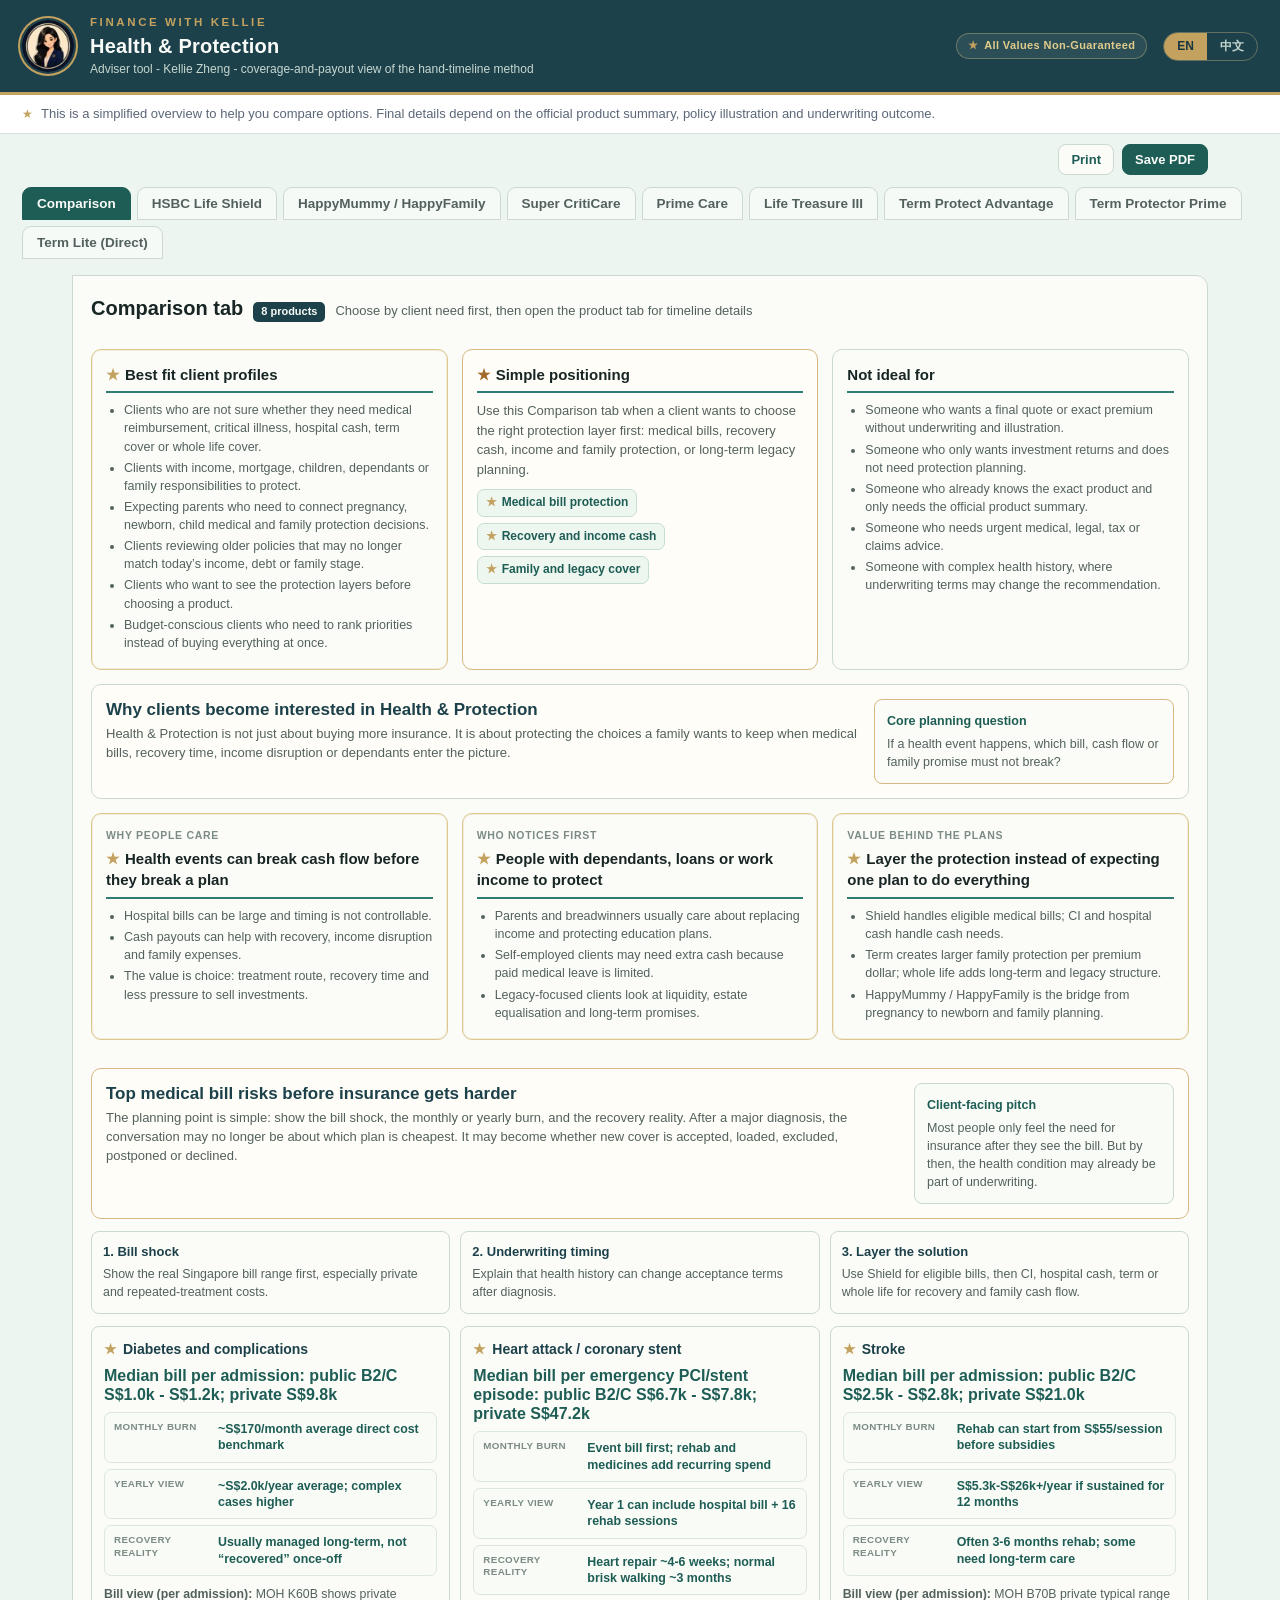
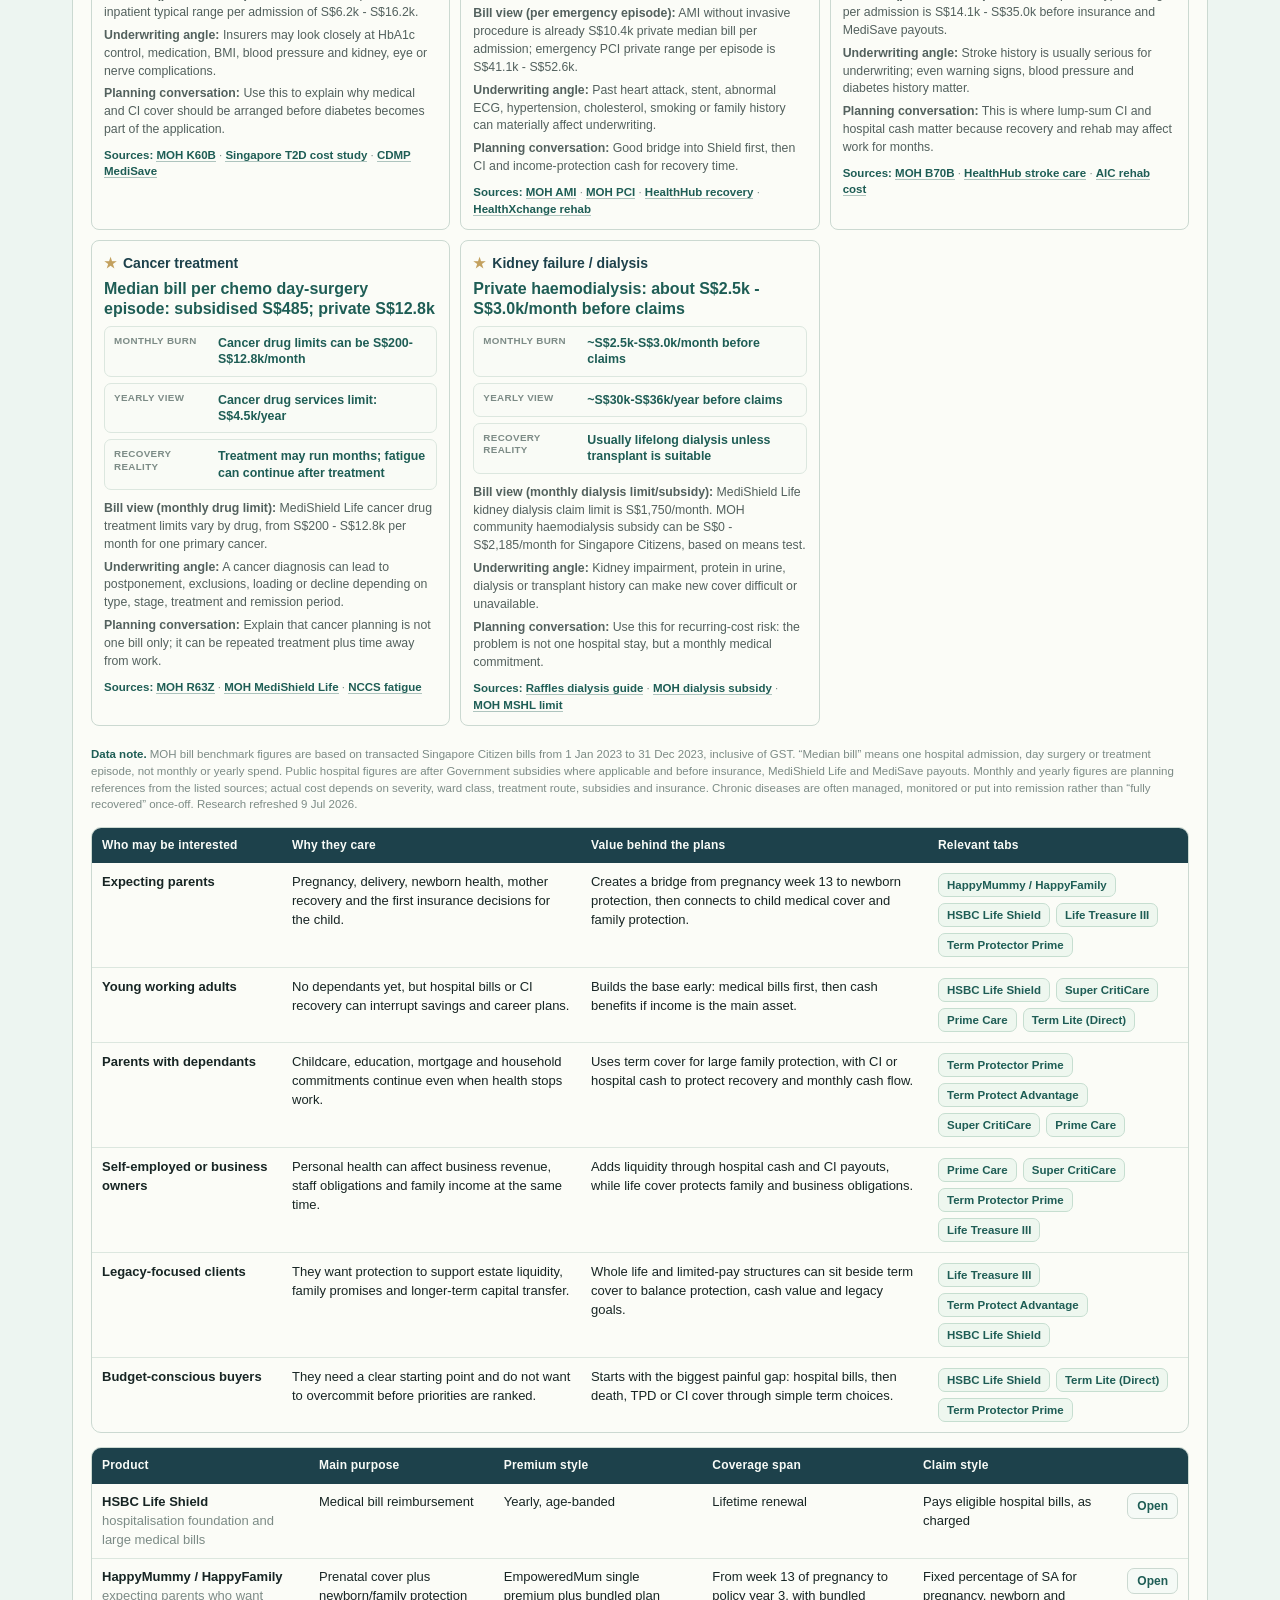
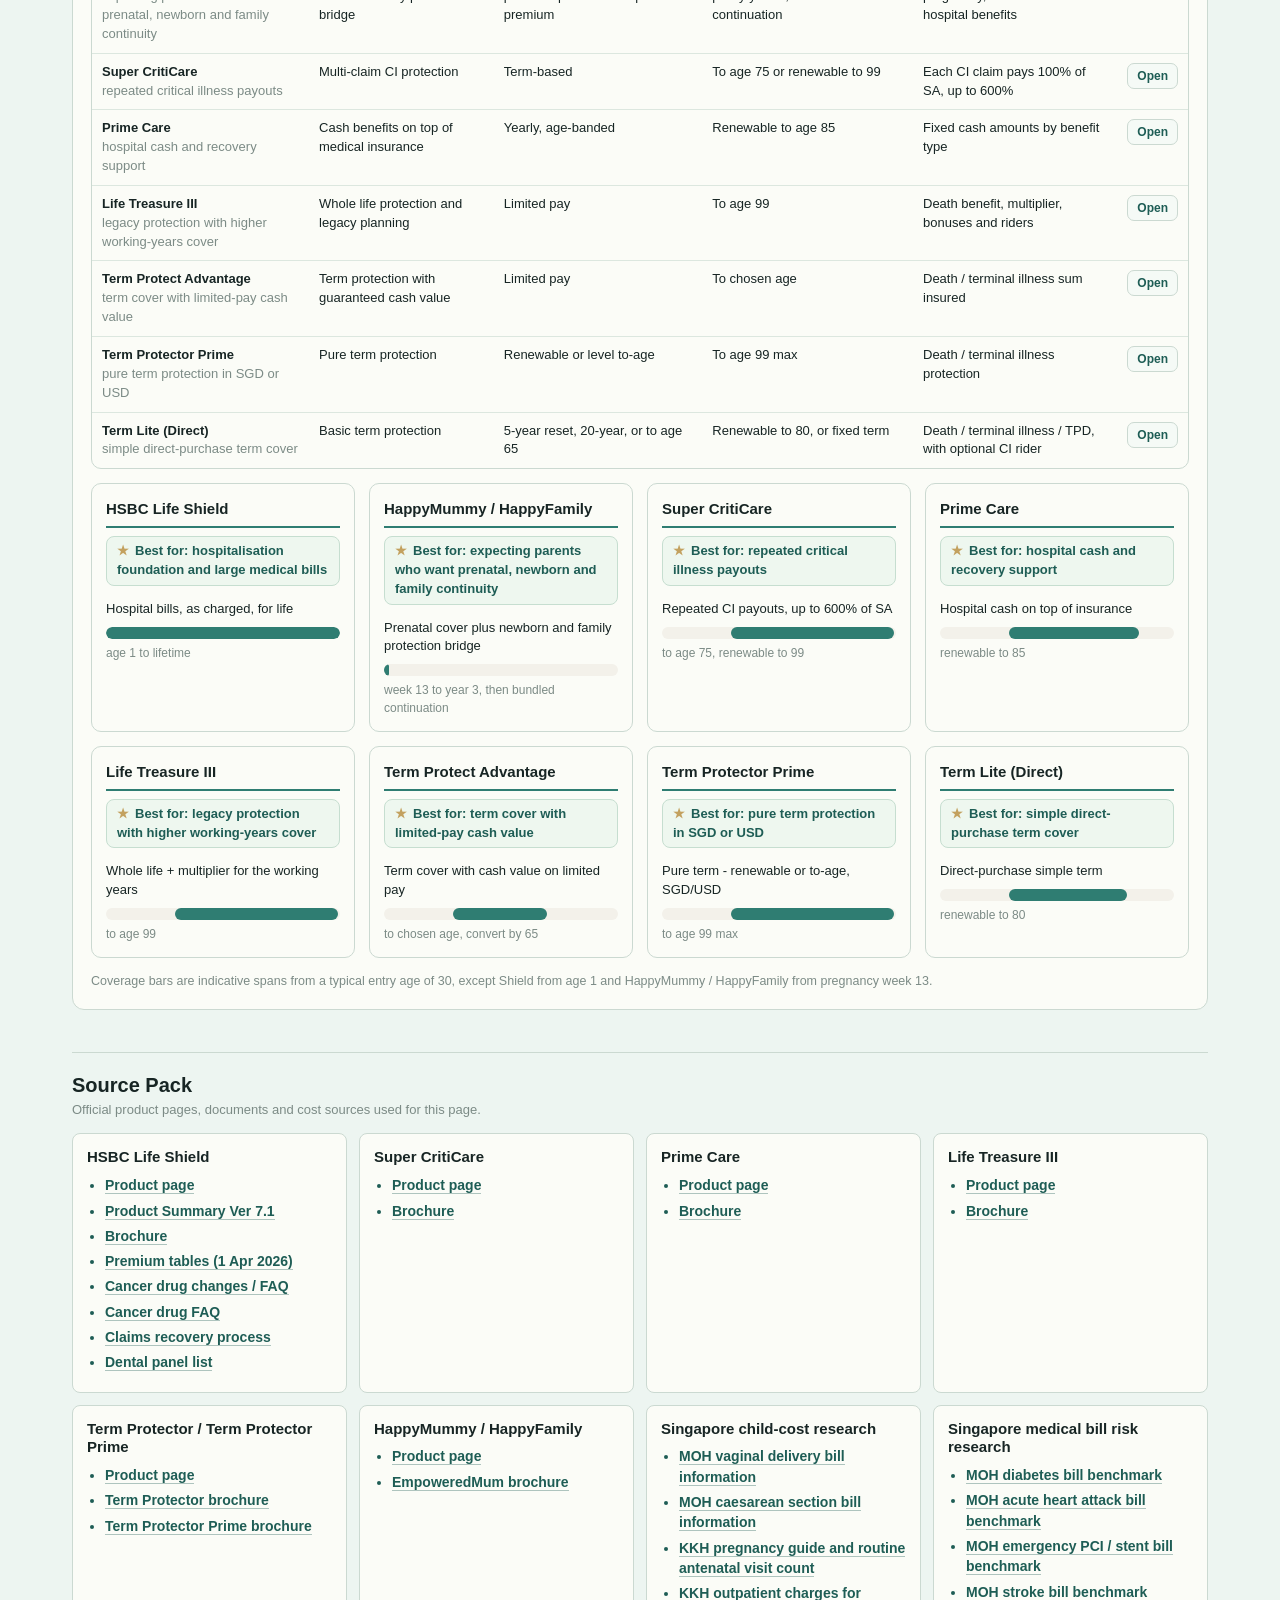
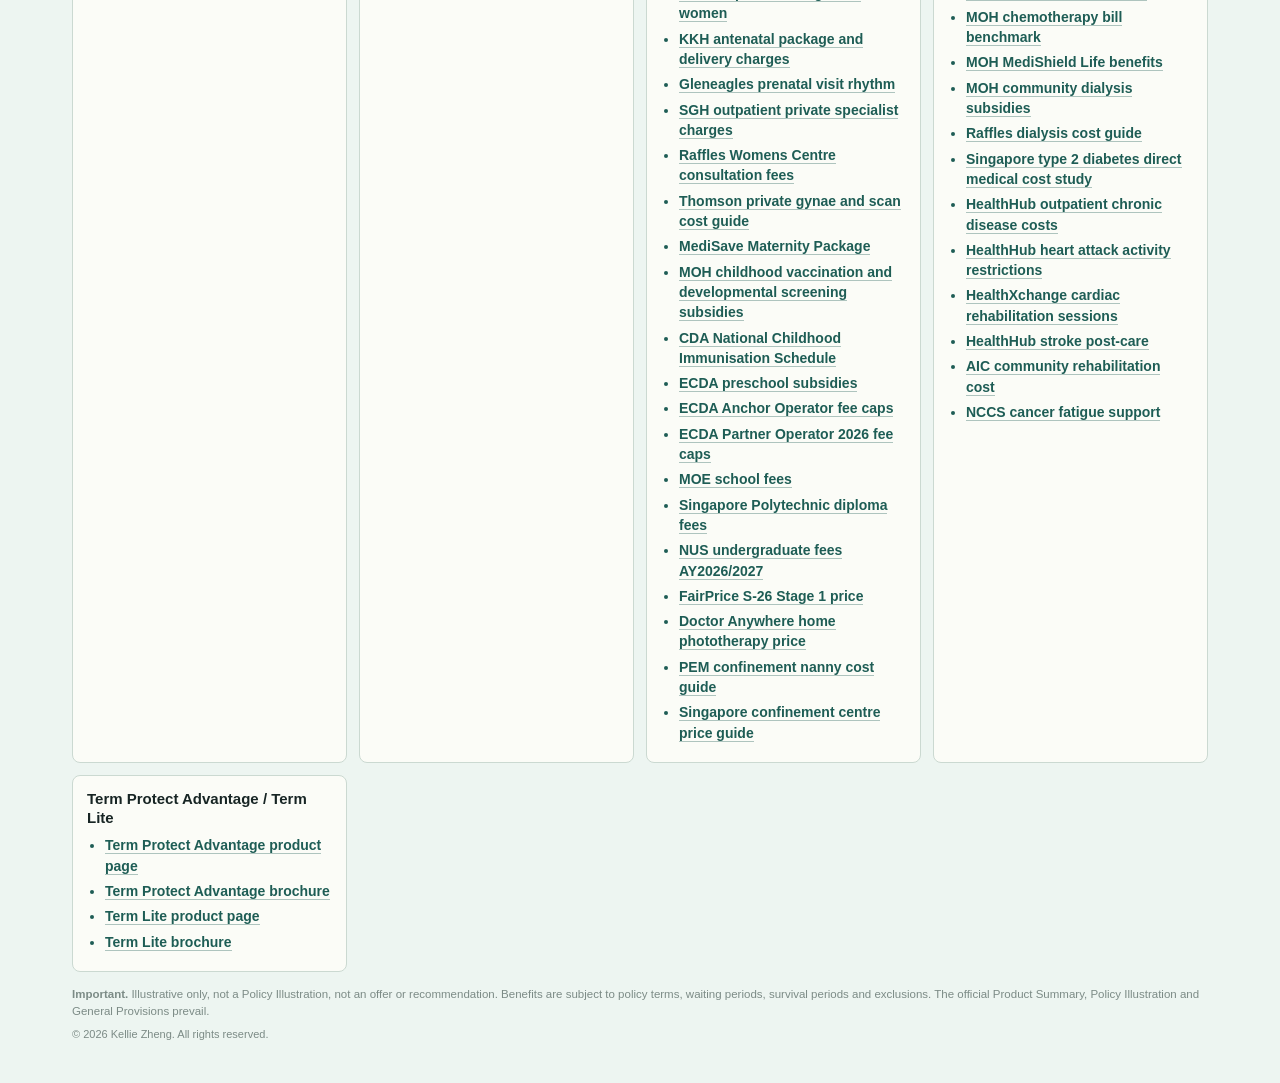
<file: health-protection/index.html>
<!DOCTYPE html>
<html lang="en">
<head>
<meta charset="UTF-8">
<meta name="viewport" content="width=device-width, initial-scale=1.0">
<meta name="author" content="Kellie Zheng">
<title>Finance with Kellie - Health &amp; Protection</title>
<style>
  :root{
    --primary:#2f7d72; --primary-dark:#1e5d55; --secondary:#486581; --accent:#c3a15f;
    --ink:#172524; --grey:#53615e; --faint:#7c8b86;
    --paper:#edf5f1; --card:#fbfcf7; --surface:#f5faf6; --line:#cbd9d1;
    --good:#39745b; --warn:#a36a2d; --note-bg:#f7efe3; --note-line:#dbc193;
    --hand-ink:#315d6a; --navy:#1d414b; --gold:#c3a15f;
  }
  *{box-sizing:border-box; margin:0; padding:0;}
  body{font-family:-apple-system,BlinkMacSystemFont,"Segoe UI","PingFang SC","Hiragino Sans GB","Microsoft YaHei",Roboto,Helvetica,Arial,sans-serif;
       background:var(--paper); color:var(--ink); font-size:15px; line-height:1.45;}
  .top-notice{background:#fff; border-bottom:1px solid #d4dde4; color:#5b6677; font-size:13px; line-height:1.35; padding:10px 22px;}
  .top-notice::before{content:"★"; margin-right:8px; color:var(--gold); font-size:12px;}
  .hand{font-family:-apple-system,BlinkMacSystemFont,"Segoe UI","PingFang SC","Hiragino Sans GB","Microsoft YaHei",Roboto,Helvetica,Arial,sans-serif; color:var(--hand-ink);}
  .mascot{width:52px;height:52px;border-radius:50%;flex:0 0 auto;box-shadow:0 0 0 2px var(--navy),0 0 0 4px var(--gold);}
  header{background:var(--navy); border-bottom:3px solid var(--gold); padding:14px 22px; display:flex; flex-wrap:wrap; align-items:center; gap:16px;
         -webkit-print-color-adjust:exact; print-color-adjust:exact;}
  .brandline{font-size:11.5px; font-weight:700; letter-spacing:2.6px; color:var(--gold); text-transform:uppercase;}
  header h1{font-size:20px; font-weight:800; letter-spacing:.2px; color:#f8fbf7; margin-top:1px;}
  header h1 span{color:var(--gold); font-weight:600;}
  .subtle{color:#c6d7d0; font-size:12px;}
  .ng-note{margin-left:auto; font-size:11px; font-weight:600; color:#e2cc8a; border:1px solid rgba(226,204,138,.35);
           background:rgba(255,255,255,.07); padding:4px 11px; border-radius:999px; letter-spacing:.4px; white-space:nowrap;}
  .ng-note::before{content:"★"; margin-right:6px; color:var(--gold);}
  .pill{display:flex; align-items:center; gap:10px; flex-wrap:wrap;}
  .langsw{display:flex; border:1px solid rgba(226,204,138,.35); border-radius:999px; overflow:hidden;}
  .langsw button{background:transparent; border:none; color:#c6d7d0; padding:5px 13px; font-size:12px; font-weight:700; cursor:pointer;}
  .langsw button.active{background:var(--gold); color:#18363f;}
  nav.tabs{display:flex; flex-wrap:wrap; gap:6px; padding:12px 22px 0 22px;}
  nav.tabs button{border:1px solid var(--line); background:var(--surface); padding:8px 14px; border-radius:9px 9px 0 0; font-size:13.5px; font-weight:600; color:var(--grey); cursor:pointer;}
  nav.tabs button.active{background:var(--primary-dark); color:#f8fbf7; border-color:var(--primary-dark);}
  .page-actions{display:flex; justify-content:flex-end; gap:8px; max-width:1180px; margin:10px auto 0 auto; padding:0 22px;}
  .page-actions button{border:1px solid var(--line); background:var(--card); color:var(--primary-dark); border-radius:8px; padding:7px 12px; font-size:13px; font-weight:700; cursor:pointer;}
  .page-actions button.primary{background:var(--primary-dark); color:#f8fbf7; border-color:var(--primary-dark);}
  main{padding:16px 22px 30px 22px; max-width:1180px; margin:0 auto;}
  .panel{background:var(--card); border:1px solid var(--line); border-radius:0 12px 12px 12px; padding:18px;}
  .prodhead{display:flex; flex-wrap:wrap; align-items:baseline; gap:10px; margin-bottom:6px;}
  .prodhead h2{font-size:20px;}
  .prodhead .tagline{color:var(--grey); font-size:13px;}
  .best-for{display:inline-block; color:var(--primary-dark); background:#eef7ef; border:1px solid #c6ded0; border-radius:8px; padding:5px 10px; margin:4px 0 10px 0; font-size:13px; font-weight:700;}
  .best-for::before{content:"★"; color:var(--gold); margin-right:6px;}
  .badge{font-size:11px; font-weight:700; color:#f8fbf7; background:var(--primary); padding:2px 8px; border-radius:5px;}
  .badge.grey{background:var(--secondary);}
  .badge.navy{background:var(--navy);}
  .controls{display:flex; flex-wrap:wrap; gap:14px; margin:14px 0 8px 0; align-items:flex-end;}
  .ctrl{display:flex; flex-direction:column; gap:4px;}
  .ctrl label{font-size:11.5px; font-weight:700; color:var(--grey); text-transform:uppercase; letter-spacing:.6px;}
  .ctrl select,.ctrl input{border:1px solid var(--line); border-radius:7px; padding:7px 9px; font-size:14px; background:var(--card); min-width:110px;}
  .seg{display:flex; border:1px solid var(--line); border-radius:8px; overflow:hidden;}
  .seg button{border:none; background:var(--card); padding:7px 13px; font-size:13px; font-weight:600; color:var(--grey); cursor:pointer; border-right:1px solid var(--line);}
  .seg button:last-child{border-right:none;}
  .seg button.active{background:var(--primary-dark); color:#f8fbf7;}
  .tl-wrap{border:1px solid var(--line); border-radius:10px; background:#f9fbf6; padding:8px; overflow-x:auto; margin-top:10px;}
  .timeline-notes{display:flex; flex-wrap:wrap; gap:6px; margin:8px 0 2px 0;}
  .timeline-notes span{background:#eef7ef; border:1px solid #c6ded0; color:var(--primary-dark); border-radius:7px; padding:4px 8px; font-size:12px; font-weight:650;}
  .timeline-notes span::before{content:"★"; color:var(--gold); margin-right:5px;}
  .stage-flow{display:grid; grid-template-columns:repeat(auto-fit,minmax(170px,1fr)); gap:10px; margin-top:10px;}
  .stage-card{background:#f9fbf6; border:1px solid var(--line); border-radius:8px; padding:11px;}
  .stage-card b{display:block; color:var(--primary-dark); font-size:13px; margin-bottom:4px;}
  .stage-card span{display:block; color:var(--grey); font-size:12.5px;}
  .pitch-panel{margin-top:14px; background:#fffdf7; border:1px solid var(--line); border-radius:10px; padding:14px;}
  .pitch-panel h3{font-size:16px; color:var(--navy); line-height:1.25; margin-bottom:4px;}
  .pitch-panel p{font-size:12.5px; color:var(--grey);}
  .pitch-step b{display:flex; align-items:center; gap:7px;}
  .pitch-step b::before{content:attr(data-step); display:inline-flex; align-items:center; justify-content:center; width:22px; height:22px; border-radius:50%; background:var(--primary-dark); color:#f8fbf7; font-size:11px; flex:0 0 auto;}
  .pitch-equation{display:inline-block; color:var(--primary-dark); background:#eef7ef; border:1px solid #c6ded0; border-radius:7px; padding:3px 7px; font-weight:850; margin-top:4px;}
  .premium-selector{margin-top:14px; background:#fffdf7; border:1px solid var(--line); border-radius:10px; padding:14px;}
  .premium-selector h3{font-size:16px; color:var(--navy); line-height:1.25; margin-bottom:4px;}
  .premium-selector p{font-size:12.5px; color:var(--grey);}
  .premium-band-wrap{overflow-x:auto; border:1px solid var(--line); border-radius:9px; background:var(--card); margin-top:10px;}
  table.premium-band-table{width:100%; min-width:900px; border-collapse:separate; border-spacing:0; font-size:12.2px;}
  table.premium-band-table th{background:var(--navy); color:#f8fbf7; text-align:left; padding:7px 8px; border-right:1px solid rgba(255,255,255,.18);}
  table.premium-band-table th.center{text-align:center;}
  table.premium-band-table td{padding:7px 8px; border-top:1px solid #dce7df; border-right:1px solid #edf2ee; color:var(--grey); font-variant-numeric:tabular-nums; white-space:nowrap;}
  table.premium-band-table td:first-child,table.premium-band-table th:first-child{position:sticky; left:0; z-index:1;}
  table.premium-band-table td:first-child{background:var(--card); font-weight:850; color:var(--ink);}
  table.premium-band-table th:first-child{z-index:2;}
  table.premium-band-table tr.active td{background:#fff8e8;}
  table.premium-band-table tr.active td:first-child{background:#fff1d4;}
  table.premium-band-table button{border:none; background:transparent; color:var(--primary-dark); font:inherit; font-weight:850; cursor:pointer; padding:0; text-align:left;}
  table.premium-band-table small{display:block; color:var(--faint); font-size:10.5px; font-weight:700; margin-top:1px;}
  .condition-grid{display:grid; grid-template-columns:repeat(auto-fit,minmax(220px,1fr)); gap:14px; margin-top:10px;}
  .condition-grid h4{font-size:13px; color:var(--navy); margin-bottom:6px;}
  .condition-grid ol{padding-left:18px; font-size:12.4px; color:var(--grey);}
  .condition-grid li{margin:2px 0;}
  .cmp-grid{display:grid; grid-template-columns:repeat(auto-fit,minmax(250px,1fr)); gap:14px; margin-top:14px;}
  .cmp-card{background:var(--card); border:1px solid var(--line); border-radius:10px; padding:14px;}
  .cmp-card h3{font-size:15px; border-bottom:2px solid var(--primary); padding-bottom:6px; margin-bottom:8px;}
  .cmp-card.highlight-attractive{border-color:#dcc78f; box-shadow:inset 0 0 0 1px rgba(195,161,95,.18);}
  .cmp-card.highlight-important{border-color:#d7b783; background:#fffdf7;}
  .cmp-card.highlight-attractive h3::before,.cmp-card.highlight-important h3::before{content:"★"; margin-right:6px;}
  .cmp-card.highlight-attractive h3::before{color:var(--gold);}
  .cmp-card.highlight-important h3::before{color:var(--warn);}
  .cmp-card .row{display:flex; justify-content:space-between; gap:10px; font-size:13px; padding:4px 0; border-bottom:1px dashed #dce7df;}
  .cmp-card .row b{font-variant-numeric:tabular-nums; text-align:right;}
  .value-section{display:grid; gap:14px; margin-top:12px;}
  .value-hero{display:grid; grid-template-columns:minmax(0,1fr) 300px; gap:14px; align-items:stretch; background:#fffdf7; border:1px solid var(--line); border-radius:10px; padding:14px;}
  .value-hero h3{font-size:17px; line-height:1.25; color:var(--navy); margin-bottom:5px;}
  .value-hero p{font-size:13px; color:var(--grey); max-width:760px;}
  .value-question{background:var(--card); border:1px solid #d7b783; border-radius:8px; padding:12px; font-size:12.5px; color:var(--grey);}
  .value-question b{display:block; color:var(--primary-dark); margin-bottom:5px;}
  .value-lenses{margin-top:0;}
  .value-kicker{display:block; color:var(--faint); font-size:10.5px; font-weight:850; text-transform:uppercase; letter-spacing:.7px; margin-bottom:4px;}
  .value-card-list{padding-left:18px; margin:8px 0 0 0; color:var(--grey); font-size:12.5px;}
  .value-card-list li{margin:3px 0;}
  .persona-wrap{overflow-x:auto; border:1px solid var(--line); border-radius:10px; background:var(--card);}
  table.persona-table{width:100%; min-width:940px; border-collapse:collapse; font-size:13px;}
  table.persona-table th{background:var(--navy); color:#f8fbf7; padding:9px 10px; text-align:left; font-size:12px; letter-spacing:.2px;}
  table.persona-table td{border-bottom:1px solid #dce7df; padding:10px; vertical-align:top;}
  table.persona-table tr:last-child td{border-bottom:none;}
  table.persona-table td:first-child{font-weight:850; color:var(--ink); width:190px;}
  table.persona-table td:nth-child(4){width:260px;}
  .value-tabs{display:flex; flex-wrap:wrap; gap:6px;}
  .value-tabs button{border:1px solid #c6ded0; background:#eef7ef; color:var(--primary-dark); border-radius:7px; padding:5px 8px; font-size:11.5px; font-weight:800; cursor:pointer; text-align:left;}
  .value-tabs button:hover{border-color:var(--gold); background:#fffdf7;}
  .medical-risk{display:grid; gap:12px; margin-top:14px;}
  .medical-risk-hero{display:grid; grid-template-columns:minmax(0,1fr) 260px; gap:12px; align-items:stretch; background:#fffdf7; border:1px solid #d7b783; border-radius:10px; padding:14px;}
  .medical-risk-hero h3{font-size:17px; line-height:1.25; color:var(--navy); margin-bottom:5px;}
  .medical-risk-hero p{font-size:13px; color:var(--grey);}
  .medical-risk-callout{background:#f9fbf6; border:1px solid var(--line); border-radius:8px; padding:12px; font-size:12.5px; color:var(--grey);}
  .medical-risk-callout b{display:block; color:var(--primary-dark); margin-bottom:5px;}
  .medical-risk-flow{display:grid; grid-template-columns:repeat(3,minmax(0,1fr)); gap:10px;}
  .medical-risk-step{background:var(--card); border:1px solid var(--line); border-radius:8px; padding:11px;}
  .medical-risk-step b{display:block; color:var(--navy); font-size:13px; margin-bottom:4px;}
  .medical-risk-step span{display:block; color:var(--grey); font-size:12.4px;}
  .medical-risk-grid{display:grid; grid-template-columns:repeat(auto-fit,minmax(310px,1fr)); gap:10px;}
  .medical-risk-card{background:var(--card); border:1px solid var(--line); border-radius:8px; padding:12px;}
  .medical-risk-card h4{font-size:14px; color:var(--navy); margin-bottom:6px;}
  .medical-risk-card h4::before{content:"★"; color:var(--gold); margin-right:6px;}
  .medical-risk-amount{display:block; color:var(--primary-dark); font-size:16px; font-weight:900; line-height:1.2; margin-bottom:5px; font-variant-numeric:tabular-nums;}
  .medical-risk-metrics{display:grid; grid-template-columns:1fr; gap:6px; margin:8px 0 10px 0;}
  .medical-risk-metric{display:grid; grid-template-columns:96px minmax(0,1fr); align-items:start; gap:8px; background:#f9fbf6; border:1px solid #dce7df; border-radius:7px; padding:8px 9px;}
  .medical-risk-metric em{display:block; font-style:normal; color:var(--faint); font-size:9.8px; font-weight:850; text-transform:uppercase; letter-spacing:.35px; line-height:1.25;}
  .medical-risk-metric b{display:block; min-width:0; color:var(--primary-dark); font-size:12.4px; line-height:1.32; font-variant-numeric:tabular-nums; overflow-wrap:anywhere;}
  .medical-risk-card p{font-size:12.3px; color:var(--grey); margin-top:5px;}
  .medical-risk-card a{color:var(--primary-dark); text-decoration:none; border-bottom:1px solid rgba(30,93,85,.35); font-weight:750;}
  .medical-risk-card a:hover{color:var(--warn); border-bottom-color:var(--warn);}
  .medical-risk-source{font-size:11.5px; color:var(--faint); margin-top:8px;}
  .medical-risk-source b{color:var(--primary-dark);}
  .star-inline{display:inline-flex; align-items:baseline; gap:5px;}
  .star-inline::before{content:"★"; color:var(--gold); font-size:.9em; line-height:1;}
  .star-inline.important::before{color:var(--warn);}
  .compare-wrap{overflow-x:auto; margin-top:14px; border:1px solid var(--line); border-radius:10px; background:var(--card);}
  table.compare{width:100%; min-width:850px; border-collapse:collapse; font-size:13px;}
  table.compare th{background:var(--navy); color:#f8fbf7; padding:9px 10px; text-align:left; font-size:12px; letter-spacing:.2px;}
  table.compare td{border-bottom:1px solid #dce7df; padding:9px 10px; vertical-align:top;}
  table.compare tr:last-child td{border-bottom:none;}
  table.compare button{border:1px solid var(--line); background:var(--surface); color:var(--primary-dark); border-radius:7px; padding:5px 9px; font-size:12px; font-weight:700; cursor:pointer; white-space:nowrap;}
  .cost-kpis{display:grid; grid-template-columns:repeat(auto-fit,minmax(220px,1fr)); gap:12px; margin-top:12px;}
  .cost-kpi{background:#f9fbf6; border:1px solid var(--line); border-radius:8px; padding:12px;}
  .cost-kpi h3{font-size:13px; color:var(--navy); margin-bottom:5px;}
  .cost-kpi .amt{display:block; color:var(--primary-dark); font-size:20px; line-height:1.15; font-weight:850; margin-bottom:4px;}
  .cost-kpi p{font-size:12.5px; color:var(--grey);}
  .visit-rhythm{margin-top:14px; border:1px solid var(--line); border-radius:10px; background:#f9fbf6; overflow:hidden;}
  .visit-title{padding:13px 14px; border-bottom:1px solid var(--line); background:#fffdf7;}
  .visit-title h3{font-size:16px; color:var(--navy); line-height:1.25;}
  .visit-title p{font-size:12.5px; color:var(--grey); margin-top:3px;}
  .visit-grid{display:grid; grid-template-columns:repeat(4,minmax(0,1fr)); gap:10px; padding:12px;}
  .visit-card{background:var(--card); border:1px solid var(--line); border-radius:8px; padding:12px;}
  .visit-card h4{font-size:13px; color:var(--navy); margin-bottom:2px;}
  .visit-weeks{display:block; color:var(--faint); font-size:11.5px; margin-bottom:8px;}
  .visit-count{display:block; color:var(--primary-dark); font-size:18px; font-weight:900; line-height:1.15; margin-bottom:8px;}
  .visit-costs{display:grid; gap:5px; font-size:12px;}
  .visit-costs div{display:flex; justify-content:space-between; gap:8px; border-top:1px dashed #dce7df; padding-top:5px;}
  .visit-costs span{color:var(--faint);}
  .visit-costs b{color:var(--primary-dark); text-align:right; font-variant-numeric:tabular-nums;}
  .visit-card p{font-size:12.2px; color:var(--grey); margin-top:8px;}
  .visit-note{border-top:1px solid var(--line); padding:10px 14px; color:var(--grey); font-size:12.3px;}
  .visit-note b{color:var(--primary-dark);}
  .preprimary-snapshot{margin-top:14px; border:1px solid var(--line); border-radius:10px; background:#f9fbf6; overflow:hidden;}
  .pp-title{padding:13px 14px; border-bottom:1px solid var(--line); background:#fffdf7;}
  .pp-title h3{font-size:16px; color:var(--navy); line-height:1.25;}
  .pp-title p{font-size:12.5px; color:var(--grey); margin-top:3px;}
  .pp-scenario-grid{display:grid; grid-template-columns:repeat(3,minmax(0,1fr)); gap:10px; padding:12px;}
  .pp-card{background:var(--card); border:1px solid var(--line); border-radius:8px; padding:12px;}
  .pp-card.highlight{border-color:#d7b783; box-shadow:inset 0 0 0 1px rgba(195,161,95,.16);}
  .pp-tier{display:flex; justify-content:space-between; gap:8px; align-items:center; color:var(--navy); font-size:13px; font-weight:850; margin-bottom:6px;}
  .pp-tier::before{content:"★"; color:var(--gold); font-size:12px;}
  .pp-total{display:block; color:var(--primary-dark); font-size:22px; font-weight:900; line-height:1.12; margin-bottom:4px;}
  .pp-card p{font-size:12.3px; color:var(--grey); margin-bottom:8px;}
  .pp-mini{display:grid; gap:5px; font-size:12px;}
  .pp-mini div{display:flex; justify-content:space-between; gap:8px; border-top:1px dashed #dce7df; padding-top:5px;}
  .pp-mini span{color:var(--faint);}
  .pp-mini b{color:var(--primary-dark); text-align:right; font-variant-numeric:tabular-nums;}
  .pp-groups{display:grid; gap:10px; padding:0 12px 12px 12px;}
  .pp-group{background:var(--card); border:1px solid var(--line); border-radius:8px; overflow:hidden;}
  .pp-group h4{font-size:13px; color:#f8fbf7; background:var(--navy); padding:8px 10px;}
  .pp-line{display:grid; grid-template-columns:1.05fr repeat(3,minmax(150px,1fr)); gap:10px; padding:10px; border-top:1px solid #dce7df;}
  .pp-line:first-of-type{border-top:none;}
  .pp-line-label{font-size:13px; font-weight:800; color:var(--ink);}
  .pp-cell{font-size:12.4px;}
  .pp-cell em{display:block; font-style:normal; font-size:10.5px; font-weight:800; color:var(--faint); text-transform:uppercase; letter-spacing:.5px; margin-bottom:2px;}
  .pp-cell b{color:var(--primary-dark); font-size:14px; font-variant-numeric:tabular-nums;}
  table.cost{min-width:1020px;}
  table.cost td:first-child,table.cost th:first-child{width:160px;}
  table.cost td b{color:var(--primary-dark);}
  .cost-note{margin-top:10px; font-size:12.5px; color:var(--grey);}
  .mini-source{font-size:11.5px; color:var(--faint); margin-top:8px;}
  .muted{color:var(--faint);}
  .note-chip{display:inline-block; font-size:12px; background:var(--note-bg); border:1px solid var(--note-line); color:#72511d; border-radius:8px; padding:4px 10px; margin:4px 6px 0 0;}
  .ok-chip{display:inline-block; font-size:12px; background:#edf8f0; border:1px solid #bbddc6; color:var(--good); border-radius:8px; padding:4px 10px; margin:4px 6px 0 0;}
  .note-chip::before,.ok-chip::before{content:"★"; margin-right:5px;}
  .note-chip::before{color:var(--warn);}
  .ok-chip::before{color:var(--gold);}
  .stackbar{display:flex; height:34px; border:1px solid var(--line); border-radius:8px; overflow:hidden; margin-top:8px; background:#e7efe9;}
  .stackbar div{display:flex; align-items:center; justify-content:center; font-size:11.5px; font-weight:700; color:#f8fbf7; white-space:nowrap;}
  .claimbtns{display:flex; gap:8px; margin-top:10px; flex-wrap:wrap;}
  .claimbtns button{border:1px solid var(--line); background:var(--card); border-radius:8px; padding:7px 13px; font-size:13px; font-weight:600; cursor:pointer;}
  .claimbtns button.primary{background:var(--primary); border-color:var(--primary); color:#f8fbf7;}
  details.rules{margin-top:14px; font-size:13.5px;}
  details.rules summary{cursor:pointer; font-weight:700; color:var(--navy);}
  details.rules summary::before{content:"★"; color:var(--warn); margin-right:6px;}
  details.rules p{margin:6px 0 6px 2px;}
  footer{max-width:1180px; margin:12px auto 40px auto; padding:0 22px; color:var(--grey);}
  .source-pack{border-top:1px solid var(--line); padding-top:20px;}
  .source-pack h2{font-size:20px; line-height:1.2; color:var(--ink); margin-bottom:4px;}
  .source-pack .source-sub{color:var(--faint); font-size:13px; margin-bottom:14px;}
  .source-grid{display:grid; grid-template-columns:repeat(auto-fit,minmax(260px,1fr)); gap:12px;}
  .source-card{background:var(--card); border:1px solid var(--line); border-radius:8px; padding:14px;}
  .source-card h3{font-size:15px; line-height:1.25; margin-bottom:8px; color:var(--ink);}
  .source-card ul{padding-left:18px; margin:0;}
  .source-card li{margin:5px 0; color:var(--primary-dark); font-size:14px; font-weight:650;}
  .source-card a{color:var(--primary-dark); text-decoration:none; border-bottom:1px solid rgba(30,93,85,.35);}
  .source-card a:hover{color:var(--warn); border-bottom-color:var(--warn);}
  .source-important{margin-top:14px; font-size:11.5px; color:var(--faint);}
  .source-copy{margin-top:8px; font-size:11px; color:var(--faint);}
  table.sched{width:100%; border-collapse:collapse; font-size:13px; margin-top:8px;}
  table.sched th{background:var(--navy); color:#f8fbf7; padding:6px 8px; text-align:left; font-size:12px;}
  table.sched td{border-bottom:1px solid #dce7df; padding:6px 8px; font-variant-numeric:tabular-nums;}
  table.sched tr td:not(:first-child){text-align:right;}
  table.sched tr.hl td{background:#eef7ef; font-weight:700;}
  @media (min-width:1000px){
    .top-notice{white-space:nowrap;}
  }
  @media (max-width:1100px){
    .visit-grid{grid-template-columns:repeat(2,minmax(0,1fr));}
  }
  @media (max-width:900px){
    header{gap:12px;}
    .ng-note{order:3; margin-left:0;}
    .pill{margin-left:auto;}
    nav.tabs{flex-wrap:nowrap; overflow-x:auto; padding-bottom:2px;}
    nav.tabs button{white-space:nowrap;}
    main{padding-left:14px; padding-right:14px;}
    .panel{padding:14px;}
    .prodhead{align-items:flex-start;}
    .cmp-grid{grid-template-columns:repeat(auto-fit,minmax(220px,1fr)); gap:10px;}
    .value-hero{grid-template-columns:1fr;}
    .medical-risk-hero{grid-template-columns:1fr;}
    .medical-risk-flow{grid-template-columns:1fr;}
    .medical-risk-grid{grid-template-columns:1fr;}
    table.persona-table{min-width:780px; font-size:12.5px;}
    table.persona-table td:first-child{width:150px;}
    .pp-scenario-grid{grid-template-columns:1fr;}
    .pp-line{grid-template-columns:1fr;}
    .pp-cell{display:grid; grid-template-columns:92px 1fr; gap:8px; align-items:baseline;}
    .pp-cell em{margin-bottom:0;}
  }
  @media (max-width:640px){
    header{padding:12px 14px;}
    .mascot{width:44px; height:44px;}
    header h1{font-size:18px;}
    .brandline{font-size:10.5px; letter-spacing:2px;}
    .subtle{font-size:11.5px;}
    .top-notice,.page-actions,nav.tabs{padding-left:14px; padding-right:14px;}
    .page-actions{justify-content:flex-start; flex-wrap:wrap;}
    .visit-grid{grid-template-columns:1fr;}
    .medical-risk-metric{grid-template-columns:1fr; gap:3px;}
  }
  @media print{
    nav.tabs,.controls,.claimbtns,.pill,footer,.page-actions{display:none !important;}
    body{background:#fff;}
    .panel{border:none; padding:4px 0; border-radius:0;}
    .tl-wrap{border:none; background:#fff; overflow:visible;}
    .tl-wrap svg{max-width:100%; height:auto;}
  }
</style>
</head>
<body>

<header>
  <img class="mascot" id="mascot" alt="Finance with Kellie mascot">
  <div>
    <div class="brandline">Finance with Kellie</div>
    <h1 id="h1t">Health &amp; Protection</h1>
    <div class="subtle" id="subline">Adviser tool - Kellie Zheng - coverage-and-payout view of the hand-timeline method</div>
  </div>
  <div class="ng-note" id="ngNote">All Values Non-Guaranteed</div>
  <div class="pill">
    <div class="langsw"><button id="langBtnEn" class="active" onclick="if(G.lang!=='en')toggleLang()">EN</button><button id="langBtnCn" onclick="if(G.lang!=='cn')toggleLang()">&#20013;&#25991;</button></div>
  </div>
</header>

<div class="top-notice" id="overviewNotice">This is a simplified overview to help you compare options. Final details depend on the official product summary, policy illustration and underwriting outcome.</div>

<div class="page-actions">
  <button type="button" onclick="window.print()">Print</button>
  <button type="button" class="primary" onclick="window.print()">Save PDF</button>
</div>

<nav class="tabs" id="tabs"></nav>
<main id="app"></main>
<footer id="footx"></footer>

<script>
"use strict";
const mascotParts = [
  "/9j/4AAQSkZJRgABAQAASABIAAD/4QBMRXhpZgAATU0AKgAAAAgAAYdpAAQAAAABAAAAGgAAAAAA",
  "A6ABAAMAAAABAAEAAKACAAQAAAABAAAAQKADAAQAAAABAAAAQAAAAAD/wAARCABAAEADASIAAhEB",
  "AxEB/8QAHwAAAQUBAQEBAQEAAAAAAAAAAAECAwQFBgcICQoL/8QAtRAAAgEDAwIEAwUFBAQAAAF9",
  "AQIDAAQRBRIhMUEGE1FhByJxFDKBkaEII0KxwRVS0fAkM2JyggkKFhcYGRolJicoKSo0NTY3ODk6",
  "Q0RFRkdISUpTVFVWV1hZWmNkZWZnaGlqc3R1dnd4eXqDhIWGh4iJipKTlJWWl5iZmqKjpKWmp6ip",
  "qrKztLW2t7i5usLDxMXGx8jJytLT1NXW19jZ2uHi4+Tl5ufo6erx8vP09fb3+Pn6/8QAHwEAAwEB",
  "AQEBAQEBAQAAAAAAAAECAwQFBgcICQoL/8QAtREAAgECBAQDBAcFBAQAAQJ3AAECAxEEBSExBhJB",
  "UQdhcRMiMoEIFEKRobHBCSMzUvAVYnLRChYkNOEl8RcYGRomJygpKjU2Nzg5OkNERUZHSElKU1RV",
  "VldYWVpjZGVmZ2hpanN0dXZ3eHl6goOEhYaHiImKkpOUlZaXmJmaoqOkpaanqKmqsrO0tba3uLm6",
  "wsPExcbHyMnK0tPU1dbX2Nna4uPk5ebn6Onq8vP09fb3+Pn6/9sAQwACAgICAgIEAgIEBgQEBAYI",
  "BgYGBggKCAgICAgKDAoKCgoKCgwMDAwMDAwMDg4ODg4OEBAQEBASEhISEhISEhIS/9sAQwEDAwMF",
  "BAUIBAQIEw0LDRMTExMTExMTExMTExMTExMTExMTExMTExMTExMTExMTExMTExMTExMTExMTExMT",
  "ExMT/90ABAAE/9oADAMBAAIRAxEAPwD8TORRzTsV9nfso/sy6p8ZvEVre3tmLq3kZjbW0pZIZFiY",
  "LJcXLLhltYmIUhCHmk/doRh2X3cTiYYeDqVNv6/r8djzqVGVWXLA8D8CfBjx/wDEK1GraNapbab5",
  "nlG/vZFt7Uyf3Ed+ZX/6ZxB3/wBmvr7w3/wTv+Iut2q3G7UrncM5tNLeOP8AB9QmsmYe4TFft5Ye",
  "CfhT+zZ4KuPiD4iZJptKtsSajMiK6oOFgtY1AjtoiSAkMIUd23Nlj+Fn7X37VfxW+JHiq6il1i50",
  "vQUI+y2NrK0MZRhlWkKEGRm68nAr5n+18RiZ2ovlX9d1r+B7H9n06Ub1NWanif8A4J4fEnQrRrlR",
  "qcO0ZzcaYZE/FrCe8YD32V8deNPhJ438CQNqGrWyz2Cv5X221cTW4f8AuOy8xP8A7Eqo3tXvnwJ/",
  "bV/aS+FNh5Wja4+paLp7GX7FqCidHDEAp5rDzlU/whXGDkgda/cjwvafB/8AbW+E9p8VtChGm6jf",
  "RNbzToqPPDMnElrdIRsuYgf+WcoIZSGXaSCG80xWFadZ80f67LT8QWCo1lamrP8Arv8A8A/lxIxR",
  "X2j+1X+zDqnwa1q51GxtRb28Lp9rtYyzxQiUkRXNszZZrSZgVG4l4ZAYnJ+Rm+LyOa+lw2JhiIKp",
  "T/r+v+GPHq0pUpckj//Q/HnwP4Xk8aeLbDwyknkpdS4ll7RQqC8sh9kjVm/Cv6nv2XPhZYfDj4ZW",
  "l2toLW91aGGZ4yPmgt1XFra/9sYj83rK0jdWNfzy/sd+GIPE/wAU2tLgZV4oLT8L69trST84pZB+",
  "Nf1XEDOFGB2Arh4jruVVUlsvz3/yOzKaSUHN9f6/zPx//wCCtXxNutC8IeGPhnYyFf7VuHvZ1B+8",
  "lvhUB9i7Z/CvlL9hbwB4N+OXjS7X4p2sGqQeHLZGs7W4KlXkkYgsydZAirxnIGa6z/gqTqWiax8Y",
  "9PttQ1CKM6Pp8knkg7pHeVkCJgfdGELZbHXjOazf+Cbtv4c8QXs9zo3iW70/WbC6a5utLjIEV3ab",
  "CihkYHeA3JZcsvA4zmvNxP7vAvl0ffX+vI9LAL2mMV7NdtP1+/5Hr37V37Ofwr8f3k+h/DG3g8Ne",
  "K7WB5oLZXt7aHUhEpOwWokEpbAISURBSeCSvIwv+CX/iXxR8LfiXe/Bjx0v2WLxjpUWu6dEzc+ZE",
  "WRuP4XeMHcvX92K+6PiXJ8L/AALZat+0JrthHDfaVpzLJeBSJZYxllhXnliQFyVyAQM4HH40/ssf",
  "ErxL8Yv22vC/jrxbLFBevN5VtFApSKJUjIjijUknBy2cnJyxPWuTLKlWvRnTfwJbve/ZeR25vRpU",
  "Jxqfbb2W1u78z94/2q/hjp/j/wCF15qrWv2q70aGabywPmuLNl/0y2/7aRDcnpMkbDla/lo8b+GJ",
  "fBfizUPC8snnCzmKxyjpLEcNFIPZ4yrD61/ZlsjkJjkG5G4IPQg9Qa/lE/ay8NQ+GviRb2sIwFtX",
  "tT7/ANn3dxYqf+/dule7w5XaqOk9n/w6/U+fzeknFTX9f1of/9H4A/Y58TQeGfio13cnCpHb3R/3",
  "bG+trqT8oopD+Ff1W/KG9R7V/Gf4C8UnwV4wsPEzRefFbSfv4enmwODHNH/wONmX8a/po+Hfx9tJ",
  "P2cbzxZHIdVv/DNkivsbDXUWwG0uQecC4j2ljztkEinlCK4+IcNL2qqLZ/nt/l951ZVWXI4Pp/w/",
  "+Z+I3/BRz4QeI/BH7QE3ibXLhZ4fEytcQfN+8UwkRkMvUJjbsPTGR1UivhbwzaeJk8SWH/CEyzwa",
  "s8yJatau0cwkdtq7GQhgST2Ne8fEj4va9+0L4uvfG3jqaKG/lQ+SQX2pGv3Yl3McDGcE/wD169z/",
  "AGCfghrnxA+NEPjpYiuleEpoppXPVp3JEMYB7nlj6AZPanKo6FByqK7S/pDp0lWrKMXo2fov8Q9F",
  "1Dwn+yLqF1+0Vq0uq6mdFayfLgn7VcKY0CEgbpCxGWIzgE9M1+Cvh658VeD9attf8LXDQXenzJcQ",
  "TI210kQhgQfYgV+qP7evxh0DxN8U7X4P39yRpHh1TLfNGGZWvpFGFIUgkRRnbx/GxzwMV+YU72f2",
  "qWHT1KQb2MYb7wQk7d3vjrW/DeVKFBvEJ80/e8knsl08/uNOIMy9tXSov3Ye6u/qf1pfs+fFvSPj",
  "T8JtJ+INjdRztNGY7tkwNlxEdsoZf4T/ABY9CMcYr+bH9rfxFD4i+JNvcwnIe1kuz7DULy5vk/8A",
  "Ic6H8a+1P2PPiVF4C/ZD8X2M139kl1rWJ7aGTPNvbraRG+uvpDCfl9ZWjXqwr8tfHvit/HHjLUfF",
  "TReQl3MTDD/zyhUBIYx7JGqr+FVleB9ji6nL8Mf6X6/cceMxPtKEL7v+v8j/0vxPr6//AGbf2kr/",
  "AOF848N63Ip06WOS3VpgzRCGc5kt5wuW8hm+dHUF4Jf3ighnVvkCnA8172Jw0MRB06n/AAx51KrK",
  "lLmibXxM8HX/AIE8VTWawyrp87mWymfDJLC3KlJELRyAZxuViCRnjoP1f/4J3/ES18C/s/8Aj/xT",
  "e4J0y5+3sWPLmK23gE/7RUj6mvy98NfEPxP4Xs30mzljudOkbdJY3ka3Fqx9fKkBCt/tJtb3r1jQ",
  "fjr4d0fwrqvg2Lw49hYa4FF/Dpd+8Ec23p8lxHdFf+AMvHHSvFxWX1ZU3R5b3tqrbJ66N6fe/U9P",
  "DYynCftL233/AOB/wDwvX/E2peJ9cvPEWsSGa5vZ5Lidyc75pWLsfzNaXgnwd4o8e30tr4ct/OKA",
  "vPM5EcFvEODJPMxCRoO7MR7ZPFdbH4v+E+lpu0XwZ9okH3TqeozXCA+8cCW2fxbFYnin4m+LvFmn",
  "Jod7NHaaXE2+PT7KJLa0VuzeTEAGb/bfc3vXsKrWl7sIcvrb8Em7/No85xgtZSv6f8H/AIJ0/i7x",
  "dpPh/wAJj4VeBLx72zL+ZqOoHcq3coIPlwI2ClsjANyA0rgOwAVFHi9FFaUqSpqy66t933/r0InN",
  "zd2f/9k="
];
document.getElementById('mascot').src = 'data:image/jpeg;base64,' + mascotParts.join('');
/* ================= shared state ================= */
const G = { tab:'over', lang:'en' };
function tr(en, cn){ return G.lang==='cn' ? cn : en; }
const fmt  = n => (n<0?'-':'') + 'S$' + Math.abs(Math.round(n)).toLocaleString('en-US');
const fmt2 = n => 'S$' + (Math.round(n*100)/100).toLocaleString('en-US',{minimumFractionDigits:2,maximumFractionDigits:2});
const C = {
  primary:'#2f7d72',
  primaryDark:'#1e5d55',
  secondary:'#486581',
  accent:'#b8893a',
  good:'#39745b',
  warn:'#a36a2d',
  axis:'#315d6a',
  faint:'#7c8b86',
  textLight:'#f8fbf7'
};

const FOOT = {
  impEn: 'Illustrative only, not a Policy Illustration, not an offer or recommendation. Benefits are subject to policy terms, waiting periods, survival periods and exclusions. The official Product Summary, Policy Illustration and General Provisions prevail.',
  impCn: '本页仅供说明，不是保单利益演示，也不构成要约或建议。所有给付须符合保单条款、等待期、生存期及除外责任。一切以官方产品摘要、利益演示及保单条款为准。'
};
const SOURCE_PACK = [
  {en:'HSBC Life Shield', cn:'HSBC Life Shield', docs:[
    {en:'Product page', cn:'产品页面', href:'https://www.insurance.hsbc.com.sg/health/products/shield/'},
    {en:'Product Summary Ver 7.1', cn:'产品摘要 Ver 7.1', href:'https://isomer-user-content.by.gov.sg/3/9eec199f-c122-4cbd-b6e1-41c398685c20/ShieldPlanAB_GP_20260401_v7.1.pdf'},
    {en:'Brochure', cn:'产品手册', href:'https://www.insurance.hsbc.com.sg/content/dam/hsbc/insn/documents/health/hsbc-life-shield-brochure.pdf'},
    {en:'Premium tables (1 Apr 2026)', cn:'保费表（2026年4月1日）', href:'https://www.insurance.hsbc.com.sg/content/dam/hsbc/insn/documents/health/hsbc-life-shield-premium-tables.pdf'},
    {en:'Cancer drug changes / FAQ', cn:'癌症药物变更/常见问题', href:'https://www.insurance.hsbc.com.sg/content/dam/hsbc/insn/documents/health/cancer-drug-changes-hsbclife-shield-enhanced-care.pdf'},
    {en:'Cancer drug FAQ', cn:'癌症药物常见问题', href:'https://www.insurance.hsbc.com.sg/content/dam/hsbc/insn/documents/health/hsbc-life-shield-faq.pdf'},
    {en:'Claims recovery process', cn:'理赔追偿流程', href:'https://www.insurance.hsbc.com.sg/content/dam/hsbc/insn/documents/health/claims-recovery-process.pdf'},
    {en:'Dental panel list', cn:'牙科网络名单', href:'https://www.insurance.hsbc.com.sg/content/dam/hsbc/insn/documents/health/dentallist.pdf'}
  ]},
  {en:'Super CritiCare', cn:'Super CritiCare', docs:[
    {en:'Product page', cn:'产品页面', href:'https://www.insurance.hsbc.com.sg/life-and-critical-illness/products/super-criticare/'},
    {en:'Brochure', cn:'产品手册', href:'https://www.insurance.hsbc.com.sg/content/dam/hsbc/insn/documents/life/super-criticare-brochure-english.pdf'}
  ]},
  {en:'Prime Care', cn:'Prime Care', docs:[
    {en:'Product page', cn:'产品页面', href:'https://www.insurance.hsbc.com.sg/health/products/prime-care/'},
    {en:'Brochure', cn:'产品手册', href:'https://www.insurance.hsbc.com.sg/content/dam/hsbc/insn/documents/health/prime-care-brochure.pdf'}
  ]},
  {en:'Life Treasure III', cn:'Life Treasure III', docs:[
    {en:'Product page', cn:'产品页面', href:'https://www.insurance.hsbc.com.sg/life-and-critical-illness/products/life-treasure-iii/'},
    {en:'Brochure', cn:'产品手册', href:'https://www.insurance.hsbc.com.sg/content/dam/hsbc/insn/documents/life/life-treasure-iii-product-brochure.pdf'}
  ]},
  {en:'Term Protector / Term Protector Prime', cn:'Term Protector / Term Protector Prime', docs:[
    {en:'Product page', cn:'产品页面', href:'https://www.insurance.hsbc.com.sg/life-and-critical-illness/products/term-protector/'},
    {en:'Term Protector brochure', cn:'Term Protector 产品手册', href:'https://www.insurance.hsbc.com.sg/content/dam/hsbc/insn/documents/life/term-protector-brochure.pdf'},
    {en:'Term Protector Prime brochure', cn:'Term Protector Prime 产品手册', href:'https://www.insurance.hsbc.com.sg/content/dam/hsbc/insn/documents/life/term-protector-prime-brochure.pdf'}
  ]},
  {en:'HappyMummy / HappyFamily', cn:'HappyMummy / HappyFamily', docs:[
    {en:'Product page', cn:'产品页面', href:'https://www.insurance.hsbc.com.sg/life-and-critical-illness/products/happy-mummy/'},
    {en:'EmpoweredMum brochure', cn:'EmpoweredMum 产品手册', href:'https://www.insurance.hsbc.com.sg/content/dam/hsbc/insn/documents/life/hsbclife-happymummy-happyfamily-brochure.pdf'}
  ]},
  {en:'Singapore child-cost research', cn:'新加坡育儿成本资料', docs:[
    {en:'MOH vaginal delivery bill information', cn:'MOH自然分娩账单资料', href:'https://www.moh.gov.sg/managing-expenses/bills-and-fee-benchmarks/cost-financing/tosp-si836u-bill-information/'},
    {en:'MOH caesarean section bill information', cn:'MOH剖腹产账单资料', href:'https://www.moh.gov.sg/managing-expenses/bills-and-fee-benchmarks/cost-financing/tosp-si834u-bill-information/'},
    {en:'KKH pregnancy guide and routine antenatal visit count', cn:'KKH孕期指南及常规产检次数', href:'https://www.kkh.com.sg/ward-stay/giving-birth/about-your-pregnancy'},
    {en:'KKH outpatient charges for women', cn:'KKH妇科门诊收费', href:'https://www.kkh.com.sg/clinic-visit/charges-and-payments/outpatient-charges-women'},
    {en:'KKH antenatal package and delivery charges', cn:'KKH产检配套及分娩费用', href:'https://www.kkh.com.sg/ward-stay/giving-birth/antenatal-package-and-delivery-charges'},
    {en:'Gleneagles prenatal visit rhythm', cn:'Gleneagles产前复诊节奏', href:'https://www.gleneagles.com.sg/explore-maternity/prenatal-care'},
    {en:'SGH outpatient private specialist charges', cn:'SGH私人专科门诊收费', href:'https://www.sgh.com.sg/clinic-visit/charges-and-payments/outpatient-charges'},
    {en:'Raffles Womens Centre consultation fees', cn:'Raffles Womens Centre门诊收费', href:'https://www.rafflesmedicalgroup.com/services/specialist-centres/women/consultation-fees/'},
    {en:'Thomson private gynae and scan cost guide', cn:'Thomson私人妇产科及扫描费用指南', href:'https://www.thomsonmedical.com/blog/switching-from-public-to-private-gynae'},
    {en:'MediSave Maternity Package', cn:'保健储蓄产妇配套', href:'https://supportgowhere.life.gov.sg/schemes/myy0wYU5/medisave-maternity-package'},
    {en:'MOH childhood vaccination and developmental screening subsidies', cn:'MOH儿童疫苗及发育筛查津贴', href:'https://www.moh.gov.sg/managing-expenses/schemes-and-subsidies/childhood-developmental-screening-and-childhood-vaccinations/'},
    {en:'CDA National Childhood Immunisation Schedule', cn:'CDA国家儿童免疫接种时间表', href:'https://www.cda.gov.sg/public/vaccinations/'},
    {en:'ECDA preschool subsidies', cn:'ECDA学前教育津贴', href:'https://www.ecda.gov.sg/parents/preschool-subsidies/infant-and-childcare-subsidy-scheme/overview'},
    {en:'ECDA Anchor Operator fee caps', cn:'ECDA Anchor Operator收费上限', href:'https://www.ecda.gov.sg/parents/choosing-a-preschool/aop'},
    {en:'ECDA Partner Operator 2026 fee caps', cn:'ECDA Partner Operator 2026收费上限', href:'https://ask.gov.sg/ecda/questions/cm4mgs6tz00nsptnrkf8ziwsp'},
    {en:'MOE school fees', cn:'MOE学校费用', href:'https://www.moe.gov.sg/financial-matters/fees'},
    {en:'Singapore Polytechnic diploma fees', cn:'新加坡理工学院文凭课程费用', href:'https://www.sp.edu.sg/admissions/course-fees/full-time-diploma'},
    {en:'NUS undergraduate fees AY2026/2027', cn:'NUS本科费用 AY2026/2027', href:'https://www.nus.edu.sg/registrar/docs/default-source/administrative-policies-procedures/ugtuitioncurrent.pdf'},
    {en:'FairPrice S-26 Stage 1 price', cn:'FairPrice S-26一段奶粉价格', href:'https://www.fairprice.com.sg/product/wyeth-s26-gold-pro-infant-milk-formula-stage-1-900g-13050949'},
    {en:'Doctor Anywhere home phototherapy price', cn:'Doctor Anywhere居家黄疸光疗价格', href:'https://doctoranywhere.com/home-treatment-jaundice/'},
    {en:'PEM confinement nanny cost guide', cn:'PEM月嫂费用指南', href:'https://pemconfinement.com/blog/confinement-nanny-cost-in-singapore-guide/'},
    {en:'Singapore confinement centre price guide', cn:'新加坡月子中心价格参考', href:'https://www.hatchery.com.sg/blogs/baby-guides-singapore/best-confinement-centre-singapore'}
  ]},
  {en:'Singapore medical bill risk research', cn:'新加坡医疗账单风险资料', docs:[
    {en:'MOH diabetes bill benchmark', cn:'MOH糖尿病账单基准', href:'https://www.moh.gov.sg/managing-expenses/bills-and-fee-benchmarks/cost-financing/drg-k60b-bill-information/'},
    {en:'MOH acute heart attack bill benchmark', cn:'MOH急性心梗账单基准', href:'https://www.moh.gov.sg/managing-expenses/bills-and-fee-benchmarks/cost-financing/drg-f60b-bill-information/'},
    {en:'MOH emergency PCI / stent bill benchmark', cn:'MOH急诊PCI/支架账单基准', href:'https://www.moh.gov.sg/managing-expenses/bills-and-fee-benchmarks/cost-financing/tosp-sd714h-bill-information/'},
    {en:'MOH stroke bill benchmark', cn:'MOH中风账单基准', href:'https://www.moh.gov.sg/managing-expenses/bills-and-fee-benchmarks/cost-financing/drg-b70b-bill-information/'},
    {en:'MOH chemotherapy bill benchmark', cn:'MOH化疗账单基准', href:'https://www.moh.gov.sg/managing-expenses/bills-and-fee-benchmarks/cost-financing/drg-r63z-bill-information/'},
    {en:'MOH MediShield Life benefits', cn:'MOH MediShield Life保障限额', href:'https://www.moh.gov.sg/managing-expenses/schemes-and-subsidies/medishield-life/medishield-life-benefits/'},
    {en:'MOH community dialysis subsidies', cn:'MOH社区透析津贴', href:'https://www.moh.gov.sg/managing-expenses/schemes-and-subsidies/subsidies-for-community-dialysis-services/'},
    {en:'Raffles dialysis cost guide', cn:'Raffles透析费用参考', href:'https://www.rafflesmedicalgroup.com/health-resources/health-articles/top-5-things-you-need-to-know-about-dialysis/'},
    {en:'Singapore type 2 diabetes direct medical cost study', cn:'新加坡二型糖尿病直接医疗费用研究', href:'https://pmc.ncbi.nlm.nih.gov/articles/PMC4376523/'},
    {en:'HealthHub outpatient chronic disease costs', cn:'HealthHub慢性病门诊费用', href:'https://www.healthhub.sg/support-and-tools/costs-and-financing/medisave_chronic_disease_management'},
    {en:'HealthHub heart attack activity restrictions', cn:'HealthHub心梗后活动限制', href:'https://www.healthhub.sg/well-being-and-lifestyle/personal-care/activity-restrictions-after-a-heart-attack'},
    {en:'HealthXchange cardiac rehabilitation sessions', cn:'HealthXchange心脏复健次数', href:'https://www.healthxchange.sg/exercise/heart-health/cardiac-rehabilitation-for-heart-attack'},
    {en:'HealthHub stroke post-care', cn:'HealthHub中风后护理', href:'https://www.healthhub.sg/support-and-tools/support-and-care-programmes/care-after-stroke'},
    {en:'AIC community rehabilitation cost', cn:'AIC社区复健费用', href:'https://www.aic.sg/care-services/community-rehabilitation-centre'},
    {en:'NCCS cancer fatigue support', cn:'NCCS癌症疲劳支持', href:'https://www.nccs.com.sg/your-care/patient-support/coping-with-cancer-and-treatments/fatigue'}
  ]},
  {en:'Term Protect Advantage / Term Lite', cn:'Term Protect Advantage / Term Lite', docs:[
    {en:'Term Protect Advantage product page', cn:'Term Protect Advantage 产品页面', href:'https://www.insurance.hsbc.com.sg/life-and-critical-illness/products/term-protect-advantage/'},
    {en:'Term Protect Advantage brochure', cn:'Term Protect Advantage 产品手册', href:'https://www.insurance.hsbc.com.sg/content/dam/hsbc/insn/documents/protection/term-protect-advantage/product-brochure.pdf'},
    {en:'Term Lite product page', cn:'Term Lite 产品页面', href:'https://www.insurance.hsbc.com.sg/life-and-critical-illness/products/direct-term-lite/'},
    {en:'Term Lite brochure', cn:'Term Lite 产品手册', href:'https://www.insurance.hsbc.com.sg/content/dam/hsbc/insn/documents/life/direct-hsbclife-term-lite-brochure-english.pdf'}
  ]}
];
const sourceLink = doc => `<a href="${encodeURI(doc.href)}" target="_blank" rel="noopener">${tr(doc.en, doc.cn)}</a>`;
function renderFooter(){
  document.getElementById('footx').innerHTML =
    `<section class="source-pack">
      <h2>${tr('Source Pack','资料包')}</h2>
      <p class="source-sub">${tr('Official product pages, documents and cost sources used for this page.','本页使用的官方产品页面、文件及费用资料。')}</p>
      <div class="source-grid">${SOURCE_PACK.map(src=>`
        <div class="source-card">
          <h3>${tr(src.en, src.cn)}</h3>
          <ul>${src.docs.map(doc=>`<li>${sourceLink(doc)}</li>`).join('')}</ul>
        </div>`).join('')}</div>
      <p class="source-important"><b>${tr('Important.','重要说明。')}</b> ${tr(FOOT.impEn, FOOT.impCn)}</p>
      <p class="source-copy">&copy; 2026 Kellie Zheng. All rights reserved.</p>
    </section>`;
}
function toggleLang(){
  G.lang = G.lang==='en' ? 'cn' : 'en';
  document.getElementById('langBtnEn').classList.toggle('active', G.lang==='en');
  document.getElementById('langBtnCn').classList.toggle('active', G.lang==='cn');
  document.getElementById('ngNote').textContent = tr('All Values Non-Guaranteed','所有数值均非保证');
  document.getElementById('overviewNotice').textContent = tr('This is a simplified overview to help you compare options. Final details depend on the official product summary, policy illustration and underwriting outcome.','本页为简化概览，帮助您比较不同选项。最终细节以官方产品摘要、保单利益演示及核保结果为准。');
  document.getElementById('subline').textContent = tr('Adviser tool - Kellie Zheng - coverage-and-payout view of the hand-timeline method','顾问工具 - Kellie Zheng - 手绘时间轴的保障与给付视图');
  document.getElementById('h1t').innerHTML = tr('Health &amp; Protection','健康与保障');
  renderFooter(); render();
}

/* ================= generic age timeline SVG =================
   o = { a0, a1, segs:[{from,to,label,color,lane,dash}], payTo, payLabel,
         markers:[{age,label,color}], note }
   lanes: 0 nearest axis, 1 above, 2 top.                       */
function ageline(o){
  const span = Math.max(o.a1 - o.a0, 4);
  const W = Math.max(980, span*30 + 190), x0 = 70, x1 = W - 100;
  const yAx = 250, laneY = l => yAx - 44 - l*46;
  const H = o.payTo ? 338 : 302;
  const X = a => x0 + (x1-x0)*(a-o.a0)/span;
  const labelFont = 'font-family:-apple-system,BlinkMacSystemFont,Segoe UI,PingFang SC,Hiragino Sans GB,Microsoft YaHei,Roboto,Helvetica,Arial,sans-serif;letter-spacing:0;';
  const markerYs = [24,62,100];
  const laneRight = markerYs.map(()=>-Infinity);
  const markerWidth = m => Math.max(46, Math.min(150, String(m.label||'').length*6.4 + 28));
  function markerLane(x, width, fallback){
    for(let i=0;i<markerYs.length;i++){
      if(x - width/2 > laneRight[i] + 10){
        laneRight[i] = x + width/2;
        return i;
      }
    }
    const lane = fallback % markerYs.length;
    laneRight[lane] = Math.max(laneRight[lane], x + width/2);
    return lane;
  }
  let s = `<svg viewBox="0 0 ${W} ${H}" width="${W}" xmlns="http://www.w3.org/2000/svg">`;
  /* axis */
  s += `<line x1="${x0-14}" y1="${yAx}" x2="${x1+30}" y2="${yAx}" stroke="${C.axis}" stroke-width="2.2"/>
        <path d="M ${x1+30} ${yAx} l -10 -5 v 10 z" fill="${C.axis}"/>`;
  const step = span>50 ? 10 : 5;
  for(let a=o.a0; a<=o.a1; a++){
    const x=X(a), major = (a===o.a0 || a===o.a1 || a%step===0);
    s += `<line x1="${x}" y1="${yAx-(major?7:4)}" x2="${x}" y2="${yAx+(major?7:4)}" stroke="${C.axis}" stroke-width="${major?1.8:0.8}"/>`;
    if(major) s += `<text x="${x}" y="${yAx+24}" text-anchor="middle" font-size="12.5" font-weight="600" style="${labelFont}" fill="${C.axis}">${a}</text>`;
  }
  s += `<text x="${x1+34}" y="${yAx+24}" font-size="12" font-weight="600" style="${labelFont}" fill="${C.faint}">${tr('age','年龄')}</text>`;
  /* coverage segments */
  (o.segs||[]).forEach(g=>{
    const a=X(Math.max(g.from,o.a0)), b=X(Math.min(g.to,o.a1)), y=laneY(g.lane||0);
    s += `<rect x="${a}" y="${y-13}" width="${Math.max(b-a,3)}" height="26" rx="8" fill="${g.color}" opacity="${g.dash?0.45:0.85}" ${g.dash?'stroke-dasharray="6 4" stroke="'+g.color+'" stroke-width="2" fill-opacity="0.15"':''}/>`;
    s += `<text x="${(a+b)/2}" y="${y+4}" text-anchor="middle" font-size="13" font-weight="700" style="${labelFont}" fill="${g.dash?g.color:C.textLight}">${g.label}</text>`;
  });
  /* markers */
  (o.markers||[]).forEach((m,i)=>{
    if(m.age<o.a0||m.age>o.a1) return;
    const x=X(m.age), w=markerWidth(m), yTop=markerYs[markerLane(x,w,i)];
    s += `<line x1="${x}" y1="${yTop+22}" x2="${x}" y2="${yAx-4}" stroke="${m.color||C.primaryDark}" stroke-width="1.4" stroke-dasharray="4 4"/>
          <text x="${x}" y="${yTop}" text-anchor="middle" font-size="11.8" font-weight="700" style="${labelFont}" fill="${m.color||C.primaryDark}">${m.label}</text>
          <text x="${x}" y="${yTop+14}" text-anchor="middle" font-size="10.8" font-weight="700" style="${labelFont}" fill="${m.color||C.primaryDark}">@${m.age}</text>`;
  });
  /* premium bracket below axis */
  if(o.payTo){
    const ax0=X(o.a0), ax1=X(Math.min(o.payTo,o.a1)), yB=yAx+44;
    s += `<path d="M ${ax0} ${yB} h ${ax1-ax0}" stroke="${C.accent}" stroke-width="2" fill="none"/>
          <path d="M ${ax0} ${yB-7} v 14 M ${ax1} ${yB-7} v 14" stroke="${C.accent}" stroke-width="2"/>
          <text x="${(ax0+ax1)/2}" y="${yB+22}" text-anchor="middle" font-size="13" font-weight="700" style="${labelFont}" fill="${C.accent}">${o.payLabel||tr('premiums payable','缴费期')}</text>`;
  }
  if(o.note) s += `<text x="${x0}" y="${H-8}" font-size="11.5" style="${labelFont}" fill="${C.faint}">${o.note}</text>`;
  return s + `</svg>`;
}

/* ================= per-product state ================= */
const S = {
  shield:{plan:'A', band:'31-40'},
  scc:{mode:'toage', toAge:75, term:20, age:35, sa:100000, claims:0},
  pc:{plan:3, age:35},
  lt3:{sa:100000, mult:3.5, mca:70, pay:20, age:30, target:350000, budget:3600, combo:'B', tpd:true, earlyCi:true, advCi:true},
  tpa:{age:35, covTo:70, pay:15, sa:1000000},
  tpp:{form:'ren', term:20, toAge:65, age:35},
  tl:{term:'5yr', age:35, sa:400000},
  happy:{view:'cover'}
};

const PROD = {
  over:  ()=>tr('Comparison','对比'),
  shield:()=>'HSBC Life Shield',
  happy: ()=>'HappyMummy / HappyFamily',
  scc:   ()=>'Super CritiCare',
  pc:    ()=>'Prime Care',
  lt3:   ()=>'Life Treasure III',
  tpa:   ()=>'Term Protect Advantage',
  tpp:   ()=>'Term Protector Prime',
  tl:    ()=>'Term Lite (Direct)'
};

const PRODUCT_META = {
  shield:{
    bestEn:'hospitalisation foundation and large medical bills',
    bestCn:'住院医疗基础及大额医疗账单',
    purposeEn:'Medical bill reimbursement',
    purposeCn:'医疗账单报销',
    premiumEn:'Yearly, age-banded',
    premiumCn:'每年缴费，按年龄段调整',
    coverEn:'Lifetime renewal',
    coverCn:'终身续保',
    claimEn:'Pays eligible hospital bills, as charged',
    claimCn:'按合资格住院账单赔付'
  },
  scc:{
    bestEn:'repeated critical illness payouts',
    bestCn:'重疾多次赔付',
    purposeEn:'Multi-claim CI protection',
    purposeCn:'多次赔付重疾保障',
    premiumEn:'Term-based',
    premiumCn:'按保障期缴费',
    coverEn:'To age 75 or renewable to 99',
    coverCn:'保至75岁或可续保至99岁',
    claimEn:'Each CI claim pays 100% of SA, up to 600%',
    claimCn:'每次重疾赔保额100%，累计最高600%'
  },
  pc:{
    bestEn:'hospital cash and recovery support',
    bestCn:'住院现金及康复支持',
    purposeEn:'Cash benefits on top of medical insurance',
    purposeCn:'医疗保险之外的现金给付',
    premiumEn:'Yearly, age-banded',
    premiumCn:'每年缴费，按年龄段调整',
    coverEn:'Renewable to age 85',
    coverCn:'可续保至85岁',
    claimEn:'Fixed cash amounts by benefit type',
    claimCn:'按保障项目给固定现金额'
  },
  lt3:{
    bestEn:'legacy protection with higher working-years cover',
    bestCn:'传承保障及工作年期较高保障',
    purposeEn:'Whole life protection and legacy planning',
    purposeCn:'终身保障及传承规划',
    premiumEn:'Limited pay',
    premiumCn:'限期缴费',
    coverEn:'To age 99',
    coverCn:'保障至99岁',
    claimEn:'Death benefit, multiplier, bonuses and riders',
    claimCn:'身故保障、保障倍数、红利及附加险'
  },
  tpa:{
    bestEn:'term cover with limited-pay cash value',
    bestCn:'含现金价值的限期缴费定期保障',
    purposeEn:'Term protection with guaranteed cash value',
    purposeCn:'带保证现金价值的定期保障',
    premiumEn:'Limited pay',
    premiumCn:'限期缴费',
    coverEn:'To chosen age',
    coverCn:'保至指定年龄',
    claimEn:'Death / terminal illness sum insured',
    claimCn:'身故/末期疾病保额'
  },
  tpp:{
    bestEn:'pure term protection in SGD or USD',
    bestCn:'新元或美元纯定期保障',
    purposeEn:'Pure term protection',
    purposeCn:'纯定期保障',
    premiumEn:'Renewable or level to-age',
    premiumCn:'可续保或保至指定年龄水平保费',
    coverEn:'To age 99 max',
    coverCn:'最长保至99岁',
    claimEn:'Death / terminal illness protection',
    claimCn:'身故/末期疾病保障'
  },
  tl:{
    bestEn:'simple direct-purchase term cover',
    bestCn:'简易直接投保定期保障',
    purposeEn:'Basic term protection',
    purposeCn:'基础定期保障',
    premiumEn:'5-year reset, 20-year, or to age 65',
    premiumCn:'5年重设、20年或保至65岁',
    coverEn:'Renewable to 80, or fixed term',
    coverCn:'可续保至80岁或固定期限',
    claimEn:'Death / terminal illness / TPD, with optional CI rider',
    claimCn:'身故/末期疾病/全残，可加重疾附加险'
  },
  happy:{
    bestEn:'expecting parents who want prenatal, newborn and family continuity',
    bestCn:'希望衔接孕期、新生儿及家庭保障的准父母',
    purposeEn:'Prenatal cover plus newborn/family protection bridge',
    purposeCn:'孕期保障加新生儿/家庭保障衔接',
    premiumEn:'EmpoweredMum single premium plus bundled plan premium',
    premiumCn:'EmpoweredMum趸缴，加搭配计划保费',
    coverEn:'From week 13 of pregnancy to policy year 3, with bundled continuation',
    coverCn:'怀孕第13周至第3保单年度，另由搭配计划延续',
    claimEn:'Fixed percentage of SA for pregnancy, newborn and hospital benefits',
    claimCn:'孕期、新生儿及住院保障按保额比例给付'
  }
};

function set(id,k,v){
  S[id][k]=v;
  if(id==='lt3' && k==='target' && S.lt3.combo !== 'custom'){
    const active = LT3_COMBOS.find(c=>c.k===S.lt3.combo);
    if(active) S.lt3.sa = lt3ComboSa(active, S.lt3.target);
  }
  if(id==='lt3' && (k==='sa' || k==='mult')){
    const match = LT3_COMBOS.find(c=>Number(lt3ComboSa(c,S.lt3.target))===Number(S.lt3.sa) && Number(c.mult)===Number(S.lt3.mult));
    S.lt3.combo = match ? match.k : 'custom';
  }
  render();
}
function openTab(id){ G.tab=id; render(); window.scrollTo({top:0, behavior:'smooth'}); }
function ctrlSel(id,k,label,opts){
  return `<div class="ctrl"><label>${label}</label><select onchange="set('${id}','${k}',isNaN(this.value)?this.value:+this.value)">`+
    opts.map(o=>`<option value="${o.v}" ${String(S[id][k])===String(o.v)?'selected':''}>${o.t}</option>`).join('')+`</select></div>`;
}
function ctrlNum(id,k,label,step,min,max){
  return `<div class="ctrl"><label>${label}</label><input type="number" value="${S[id][k]}" step="${step}" min="${min}" max="${max}"
    onchange="set('${id}','${k}',Math.min(${max},Math.max(${min},+this.value||${min})))"
    onblur="set('${id}','${k}',Math.min(${max},Math.max(${min},+this.value||${min})))"
    onkeydown="if(event.key==='Enter')this.blur()"></div>`;
}
function segBtns(id,k,opts){
  return `<div class="ctrl"><label>&nbsp;</label><div class="seg">`+opts.map(o=>
    `<button class="${String(S[id][k])===String(o.v)?'active':''}" onclick="set('${id}','${k}',${typeof o.v==='string'?`'${o.v}'`:o.v})">${o.t}</button>`).join('')+`</div></div>`;
}
function head(name,tag,badge,badgeCls,id){
  const meta = id ? PRODUCT_META[id] : null;
  return `<div class="prodhead"><h2>${name}</h2><span class="badge ${badgeCls||''}">${badge}</span><span class="tagline">${tag}</span></div>`+
    (meta ? `<div class="best-for">${tr('Best for: ','适合：')}${tr(meta.bestEn, meta.bestCn)}</div>` : '');
}
function row(l,v){ return `<div class="row"><span>${l}</span><b>${v}</b></div>`; }
function star(l,kind){ return `<span class="star-inline ${kind==='important'?'important':''}">${l}</span>`; }
function timelineNotes(items){ return `<div class="timeline-notes">${items.map(i=>`<span>${i}</span>`).join('')}</div>`; }

/* ================= SHIELD ================= */
const SHIELD_ROWS = [ /* annual rates incl 9% GST, Non-Guaranteed, premium tables 1 Apr 2026 */
  {k:'1-3',label:'1 to 3',start:1,end:3,msl:200,awl:300,A:300,B:91.40,STD:40.70,ECA:735.60,ECB:333.80,ECSTD:135.10},
  {k:'4-10',label:'4 to 10',start:4,end:10,msl:200,awl:300,A:300,B:91.40,STD:40.70,ECA:735.60,ECB:188.30,ECSTD:101.30},
  {k:'11-18',label:'11 to 18',start:11,end:18,msl:200,awl:300,A:300,B:91.40,STD:40.70,ECA:735.60,ECB:183.60,ECSTD:99.30},
  {k:'19-20',label:'19 to 20',start:19,end:20,msl:200,awl:300,A:300,B:91.40,STD:40.70,ECA:745.80,ECB:183.60,ECSTD:99.30},
  {k:'21-25',label:'21 to 25',start:21,end:25,msl:295,awl:300,A:300,B:100.70,STD:50.90,ECA:786.20,ECB:203.60,ECSTD:99.30},
  {k:'26-30',label:'26 to 30',start:26,end:30,msl:295,awl:300,A:300,B:100.70,STD:50.90,ECA:794.80,ECB:203.60,ECSTD:99.30},
  {k:'31-35',label:'31 to 35',start:31,end:35,msl:503,awl:300,A:510,B:169.60,STD:63.20,ECA:995.40,ECB:208.90,ECSTD:116.60},
  {k:'36-40',label:'36 to 40',start:36,end:40,msl:503,awl:300,A:510,B:169.60,STD:63.20,ECA:1009.80,ECB:214.00,ECSTD:119.20},
  {k:'41-45',label:'41 to 45',start:41,end:45,msl:637,awl:600,A:1075,B:245.40,STD:109.00,ECA:1360.80,ECB:250.60,ECSTD:143.00},
  {k:'46-50',label:'46 to 50',start:46,end:50,msl:637,awl:600,A:1215,B:365.50,STD:109.00,ECA:1659.30,ECB:302.80,ECSTD:158.90},
  {k:'51-55',label:'51 to 55',start:51,end:55,msl:903,awl:600,A:1935,B:481.50,STD:144.70,ECA:2019.40,ECB:344.70,ECSTD:192.00},
  {k:'56-60',label:'56 to 60',start:56,end:60,msl:903,awl:600,A:2426,B:548.20,STD:164.00,ECA:2968.90,ECB:469.90,ECSTD:238.40},
  {k:'61-65',label:'61 to 65',start:61,end:65,msl:1131,awl:600,A:3271.10,B:771.20,STD:284.20,ECA:3960.50,ECB:917.90,ECSTD:324.50},
  {k:'66-68',label:'66 to 68',start:66,end:68,msl:1326,awl:600,A:4105.60,B:1061.20,STD:426.80,ECA:5309.70,ECB:1148.70,ECSTD:599.20},
  {k:'69-70',label:'69 to 70',start:69,end:70,msl:1326,awl:600,A:4200.70,B:1061.20,STD:426.80,ECA:5983.80,ECB:1148.70,ECSTD:599.20},
  {k:'71-73',label:'71 to 73',start:71,end:73,msl:1643,awl:900,A:5353.30,B:1361.80,STD:665.20,ECA:6668.90,ECB:1305.40,ECSTD:717.80},
  {k:'74-75',label:'74 to 75',start:74,end:75,msl:1816,awl:900,A:6118.80,B:1748.10,STD:809.90,ECA:7299.60,ECB:1357.50,ECSTD:773.40},
  {k:'76-78',label:'76 to 78',start:76,end:78,msl:2027,awl:900,A:6729.30,B:1954.10,STD:1128.70,ECA:7578.20,ECB:1576.80,ECSTD:867.40,renewal:true},
  {k:'79-80',label:'79 to 80',start:79,end:80,msl:2187,awl:900,A:7589.10,B:2193.00,STD:1207.20,ECA:7614.20,ECB:1879.60,ECSTD:917.10,renewal:true},
  {k:'81-83',label:'81 to 83',start:81,end:83,msl:2303,awl:900,A:7969.00,B:2343.50,STD:1244.90,ECA:9243.50,ECB:1984.00,ECSTD:1018.40,renewal:true},
  {k:'84-85',label:'84 to 85',start:84,end:85,msl:2616,awl:900,A:9050.50,B:2674.90,STD:1398.70,ECA:9702.00,ECB:2088.40,ECSTD:1111.10,renewal:true},
  {k:'86-88',label:'86 to 88',start:86,end:88,msl:2785,awl:900,A:9922.80,B:3080.40,STD:1571.90,ECA:9866.00,ECB:2119.90,ECSTD:1190.50,renewal:true},
  {k:'89-90',label:'89 to 90',start:89,end:90,msl:2785,awl:900,A:10895.40,B:3295.40,STD:1774.60,ECA:9968.20,ECB:2193.00,ECSTD:1330.90,renewal:true},
  {k:'91-93',label:'91 to 93',start:91,end:93,msl:2826,awl:900,A:11605.50,B:4682.10,STD:2604.80,ECA:10888.40,ECB:2297.20,ECSTD:1442.20,renewal:true},
  {k:'94-95',label:'94 to 95',start:94,end:95,msl:2826,awl:900,A:12525.60,B:4682.10,STD:2845.20,ECA:11761.70,ECB:2715.00,ECSTD:1525.60,renewal:true},
  {k:'96-98',label:'96 to 98',start:96,end:98,msl:2826,awl:900,A:12955.70,B:4773.70,STD:2981.70,ECA:13278.90,ECB:2923.80,ECSTD:1614.30,renewal:true},
  {k:'99-100',label:'99 to 100',start:99,end:100,msl:2826,awl:900,A:13146.60,B:5106.20,STD:3252.70,ECA:13820.00,ECB:3132.70,ECSTD:1652.00,renewal:true},
  {k:'above-100',label:'Above 100',start:101,end:101,msl:2826,awl:900,A:13146.60,B:5106.20,STD:3252.70,ECA:13820.00,ECB:3132.70,ECSTD:1652.00,renewal:true}
];
const SHIELD_BANDS = [
  {k:'1-30',label:'1-30',cn:'1至30岁',start:1,end:30},
  {k:'31-40',label:'31-40',cn:'31至40岁',start:31,end:40},
  {k:'41-50',label:'41-50',cn:'41至50岁',start:41,end:50},
  {k:'51-60',label:'51-60',cn:'51至60岁',start:51,end:60},
  {k:'61-70',label:'61-70',cn:'61至70岁',start:61,end:70},
  {k:'71-75',label:'71-75',cn:'71至75岁',start:71,end:75},
  {k:'76-80',label:'76-80',cn:'76至80岁',start:76,end:80,renewal:true},
  {k:'81-85',label:'81-85',cn:'81至85岁',start:81,end:85,renewal:true},
  {k:'86-90',label:'86-90',cn:'86至90岁',start:86,end:90,renewal:true},
  {k:'91-95',label:'91-95',cn:'91至95岁',start:91,end:95,renewal:true},
  {k:'96-100',label:'96-100',cn:'96至100岁',start:96,end:100,renewal:true},
  {k:'above-100',label:'Above 100',cn:'100岁以上',start:101,end:101,renewal:true}
];
function shieldRowsForBand(b){
  return SHIELD_ROWS.filter(r => b.k==='above-100' ? r.k==='above-100' : r.start>=b.start && r.end<=b.end);
}
function shieldPlanField(p){ return p==='STD' ? 'STD' : p; }
function shieldRiderField(p){ return p==='A' ? 'ECA' : p==='B' ? 'ECB' : 'ECSTD'; }
function shieldPlanLabel(p){ return p==='STD' ? tr('Standard Plan','标准计划') : tr('Plan','计划')+' '+p; }
function moneyRange(vals){
  const clean = vals.filter(v => typeof v === 'number');
  const min = Math.min(...clean), max = Math.max(...clean);
  return Math.abs(min-max)<0.01 ? fmt2(min) : fmt2(min)+' - '+fmt2(max);
}
function compactMoney(n){
  if(n>=1000) return 'S$'+(Math.round(n/100)/10).toFixed(1).replace('.0','')+'k';
  return fmt2(n);
}
function compactMoneyRange(vals){
  const clean = vals.filter(v => typeof v === 'number');
  const min = Math.min(...clean), max = Math.max(...clean);
  return Math.abs(min-max)<0.01 ? compactMoney(min) : compactMoney(min)+'-'+compactMoney(max);
}
function bandMoney(b,key){ return moneyRange(shieldRowsForBand(b).map(r=>r[key])); }
function bandMoneyShort(b,key){ return compactMoneyRange(shieldRowsForBand(b).map(r=>r[key])); }
function bandSumMoney(rows,...keys){ return moneyRange(rows.map(r=>keys.reduce((sum,k)=>sum+r[k],0))); }
function bandCashMoney(rows,key){ return moneyRange(rows.map(r=>Math.max(0,r[key]-r.awl))); }
function rShield(){
  const s=S.shield, p=s.plan, band=SHIELD_BANDS.find(b=>b.k===s.band) || SHIELD_BANDS[1];
  const selectedRows = shieldRowsForBand(band), planKey = shieldPlanField(p), riderKey = shieldRiderField(p);
  const selectedBandLabel = tr(band.label,band.cn);
  const premiumMarker = `${selectedBandLabel}: ${shieldPlanLabel(p)} ${bandMoneyShort(band,planKey)}`;
  const ded = band.start>=81 ? 5250 : 3500;
  const tl = ageline({a0:1, a1:100,
    segs:[
      {from:1,to:100,label:tr('Renewable for life','终身续保'),color:C.good,lane:1},
      {from:1,to:75,label:tr('New entry window','可投保窗口'),color:C.axis,lane:2,dash:1}
    ],
    markers:[
      {age:Math.min(band.end||100,100),label:premiumMarker,color:C.warn},
      {age:41,label:tr('AWL S$600','医保额度600'),color:C.warn},
      {age:71,label:tr('AWL S$900','医保额度900'),color:C.warn},
      {age:76,label:tr('renewal only','仅限续保'),color:C.primaryDark},
      {age:81,label:tr('deductible up','自付额上调'),color:C.primaryDark}
    ],
    payTo:100, payLabel:tr('yearly age-banded premiums','按年龄段年缴保费')});
  const proration = p==='A' ? tr('Full cover in private hospital on Plan A','A计划私立医院全额保障')
    : p==='B' ? tr('Private hospital claims pro-rated to 50% on Plan B','B计划在私立医院按50%比例赔付')
    : tr('Standard Plan premiums shown for lower-cost IP comparison; check the Standard Plan benefit schedule before positioning.','标准计划保费用作较低成本IP对比；定位前请核对标准计划保障表。');
  const policyLimit = p==='A' ? tr('S$2.5m panel / S$1m non-panel','合作医生250万/非合作100万')
    : p==='B' ? 'S$1,000,000'
    : tr('Standard Plan limits apply','按标准计划限额');
  return head('HSBC Life Shield '+shieldPlanLabel(p),
      tr('MediSave-approved Integrated Shield Plan on top of MediShield Life','公积金认可的综合健保双全计划，叠加于终身健保之上'),
      p==='A'?tr('Private hospital','私立医院'):p==='B'?tr('Public A ward','公立A级病房'):tr('Standard IP','标准计划'),'navy','shield')
    +`<div class="controls">${segBtns('shield','plan',[{v:'A',t:'Plan A'},{v:'B',t:'Plan B'},{v:'STD',t:'Standard Plan'}])}
      ${ctrlSel('shield','band',tr('Age band','年龄段'),SHIELD_BANDS.map(b=>({v:b.k,t:tr(b.label,b.cn)})))}</div>`
    +`<div class="tl-wrap">${tl}</div>
    ${timelineNotes([
      tr(`Selected band ${band.label}: ${shieldPlanLabel(p)} base private portion ${bandMoney(band,planKey)}; Enhanced Care II add-on ${bandMoney(band,riderKey)}`,`已选${band.cn}：${shieldPlanLabel(p)}基本私人部分${bandMoney(band,planKey)}；Enhanced Care II附加险${bandMoney(band,riderKey)}`),
      tr('Guaranteed renewable for life; no lifetime claim limit','终身保证续保；无终身理赔上限'),
      tr('Private portion uses MediSave AWL first, then cash if needed','私人保障部分先用医保储蓄限额，超出部分现金支付'),
      tr('Enhanced Care II can reduce co-insurance to 5% and cap it for panel or restructured hospital care','Enhanced Care II可将共同承担降至5%，合作医生或公立医院可封顶')
    ])}`
    +`<section class="premium-selector">
      <h3>${tr('Premium table by age band','按年龄段保费表')}</h3>
      <p>${tr('Tap an age band to update the timeline marker and selected breakdown. Base plan columns show the additional private insurance coverage premium only. Enhanced Care II columns show the optional add-on rider premium. Where the official table has smaller sub-bands inside one decade band, the amount is shown as a range.','点击年龄段即可更新时间轴及已选明细。基本计划栏只显示额外私人保险保障保费。Enhanced Care II栏显示可选附加险保费。若官方表在同一十年段内再细分年龄，金额会以范围显示。')}</p>
      <div class="premium-band-wrap"><table class="premium-band-table">
        <thead>
          <tr>
            <th rowspan="2">${tr('Age next birthday','下次生日年龄')}</th>
            <th class="center" colspan="3">${tr('Shield base plan private portion','Shield基本计划私人部分')}</th>
            <th class="center" colspan="3">${tr('Enhanced Care II add-on','Enhanced Care II附加险')}</th>
          </tr>
          <tr>
            <th>Plan A</th><th>Plan B</th><th>${tr('Standard Plan','标准计划')}</th>
            <th>Plan A</th><th>Plan B</th><th>${tr('Standard Plan','标准计划')}</th>
          </tr>
        </thead>
        <tbody>${SHIELD_BANDS.map(b=>{
          return `<tr class="${band.k===b.k?'active':''}">
            <td><button type="button" onclick="set('shield','band','${b.k}')">${tr(b.label,b.cn)}</button>${b.renewal?`<small>${tr('Renewal only','仅限续保')}</small>`:''}</td>
            <td>${bandMoney(b,'A')}</td><td>${bandMoney(b,'B')}</td><td>${bandMoney(b,'STD')}</td>
            <td>${bandMoney(b,'ECA')}</td><td>${bandMoney(b,'ECB')}</td><td>${bandMoney(b,'ECSTD')}</td>
          </tr>`;
        }).join('')}</tbody>
      </table></div>
      <p class="mini-source">${tr('Source: HSBC Life Shield premium tables, 1 Apr 2026. Premium rates include 9% GST, apply to Singapore Citizens/PRs, and are Non-Guaranteed.','来源：HSBC Life Shield保费表，2026年4月1日。保费含9%消费税，适用于新加坡公民/永久居民，且为非保证。')}</p>
    </section>`
    +`<div class="cmp-grid">
      <div class="cmp-card highlight-important"><h3>${tr('Selected band premium breakdown','已选年龄段保费明细')} ${selectedBandLabel}</h3>
        ${row(tr('MediShield Life (MediSave)','终身健保（公积金全额）'),moneyRange(selectedRows.map(r=>r.msl)))}
        ${row(`${shieldPlanLabel(p)} ${tr('base private portion','基本私人部分')}`,bandMoney(band,planKey))}
        ${row(tr('Base total annual premium','基本计划总年缴保费'),bandSumMoney(selectedRows,'msl',planKey))}
        ${row(tr('Estimated total MediSave-payable','预计总医保储蓄可付'),moneyRange(selectedRows.map(r=>r.msl+Math.min(r[planKey],r.awl))))}
        ${row(tr('Estimated cash outlay for base plan','基本计划预计现金支出'),'<span style="color:var(--primary-dark)">'+bandCashMoney(selectedRows,planKey)+'</span>')}
        ${row(tr('Enhanced Care II add-on for selected plan','已选计划Enhanced Care II附加险'),bandMoney(band,riderKey))}
        ${row(tr('Base plan + Enhanced Care II before subsidies','基本计划加Enhanced Care II，未扣补贴'),bandSumMoney(selectedRows,'msl',planKey,riderKey))}
      </div>
      <div class="cmp-card highlight-important"><h3>${tr('One hospital bill, in order','一张住院账单的赔付顺序')}</h3>
        ${row(tr('1. Deductible (per policy year)','1. 自付额（每保单年度）'),fmt(ded))}
        ${row(tr('2. Co-insurance','2. 共同承担'),'10%')}
        ${row(tr('3. Insurer pays the rest','3. 其余由保险公司承担'),tr('as charged','按实际费用'))}
        ${row(star(tr('Policy year limit','保单年度限额')),policyLimit)}
        <span class="note-chip">${proration}</span>
      </div>
      <div class="cmp-card highlight-attractive"><h3>${tr('Around the hospital stay','住院前后保障')}</h3>
        ${row(tr('Pre-hospitalisation','住院前'),tr('90 / 180 days','90 / 180 天'))}
        ${row(tr('Post-hospitalisation','住院后'),tr('180 / 365 days','180 / 365 天'))}
        ${row(star(tr('Longer windows when','较长窗口适用于')),tr('panel or restructured hosp.','合作医生或公立医院'))}
        ${row(star(tr('Enhanced Care II rider','Enhanced Care II 附加险')),tr('co-ins capped S$6,000/yr (5%, panel)','共担封顶每年6,000（5%，合作网络）'))}
      </div>
      <div class="cmp-card highlight-attractive"><h3>${tr('Panel & LOG','合作网络与担保信')}</h3>
        ${row(star(tr('Private hospital LOG','私立医院担保信')),tr('call 6342 5292 at least 3 days before planned admission','计划住院前至少3天致电6342 5292'))}
        ${row(tr('Restructured hospital LOG','公立医院担保信'),tr('deposit waiver up to S$120k or bill amount, lower of both','押金豁免最高12万或账单金额，以较低者为准'))}
        ${row(star(tr('Panel GP / specialist','合作全科/专科')),tr('GP S$10; specialist S$130 first, S$100 follow-up','全科10；专科首诊130，复诊100'))}
        ${row(tr('Dental panel','牙科网络'),tr('preferential fees; Shield covers dental only for accident during hospitalisation','优惠收费；Shield只保障住院期间意外牙科治疗'))}
      </div>
      <div class="cmp-card highlight-attractive"><h3>${tr('Enhanced Care II','Enhanced Care II')}</h3>
        ${row(star(tr('Co-insurance','共同承担')),tr('5%; cap S$6,000/yr for panel or restructured care','5%；合作医生或公立医院每年封顶6,000'))}
        ${row(star(tr('Planned overseas treatment','计划海外治疗')),tr('A/B up to S$50k p.a.; Standard S$25k, 90-day wait','A/B每年最高5万；标准计划2.5万，等待90天'))}
        ${row(star(tr('Emergency outpatient accident','紧急门诊意外')),tr('A S$3k / B S$1.5k / Standard S$750 p.a.','A 3,000 / B 1,500 / 标准750 每年'))}
        ${row(tr('Dementia cover','失智症保障'),tr('up to S$500 for consultation and prescribed medication','诊症及处方药最高500'))}
        ${row(tr('TCM after hospitalisation','住院后中医'),tr('S$50/visit, up to 365 days after discharge','每次50，出院后最长365天'))}
      </div>
      <div class="cmp-card highlight-important"><h3>${tr('Cancer drugs','癌症药物')}</h3>
        ${row(tr('Treatment vs services','治疗与服务'),tr('CDL drug-indication pairs vs consultations, scans, labs and administration','CDL药物-适应症组合；另含诊症、扫描、化验及给药服务'))}
        ${row(tr('Shield Plan A/B','Shield A/B计划'),tr('CDL: 5x MediShield Life limits','CDL：终身健保限额5倍'))}
        ${row(tr('Standard Plan','标准计划'),tr('CDL treatment 3x; services 2x','CDL治疗3倍；服务2倍'))}
        ${row(star(tr('Enhanced Care II','Enhanced Care II')),tr('CDL 18x treatment + 15x services; non-CDL S$30k/mo A/B, S$5k/mo Standard','CDL治疗18倍+服务15倍；非CDL A/B每月3万，标准每月5,000'))}
        ${row(star(tr('Non-CDL note','非CDL说明'),'important'),tr('classes A-E only; no co-insurance cap','仅A-E类别；无共同承担封顶'))}
      </div>
      <div class="cmp-card highlight-attractive"><h3>${tr('SavvyClaim & recovery','SavvyClaim与追偿')}</h3>
        ${row(star(tr('Reward levels','折扣等级')),tr('10%, 12%, 15%, 18%, 20%','10%、12%、15%、18%、20%'))}
        ${row(tr('Applies to','适用于'),tr('Enhanced Care II Plan A','Enhanced Care II A计划'))}
        ${row(tr('Can retain/improve','可保留或提高'),tr('no claim, restructured care, or company-insurance recovery','无理赔、公立医院治疗或公司保险追偿'))}
        ${row(star(tr('Claims recovery','理赔追偿'),'important'),tr('claim other insurer, complete notice, email docs, HSBC follows up','先向其他保险索赔，填通知书，电邮文件，HSBC跟进'))}
        ${row(tr('Recovery email','追偿电邮'),'cc.life@mail.life.hsbc.com.sg')}
      </div>
    </div>
    <details class="rules"><summary>${tr('Key rules','主要规则')}</summary>
      <p>${tr('Singapore Citizens and PRs only. Two parts: MediShield Life (CPF Board) plus HSBC Life private coverage. Waiting periods: 300 days pregnancy complications, 365 days congenital and high-cost drugs, 730 days living donor transplant.','仅限新加坡公民及永久居民。保单由两部分组成：终身健保（公积金局）加汇丰人寿私人保障。等待期：妊娠并发症300天，先天性疾病及高价药物365天，活体器官捐赠移植730天。')}</p>
      <p>${tr('Estimated total premiums age 1 to 100: Plan A S$366,688 (cash S$309,688), Plan B S$115,882 (cash S$70,148). Source: PS Ver 7.1 p9.','1至100岁估算总保费：A计划366,688新元（现金309,688），B计划115,882新元（现金70,148）。来源：产品摘要7.1版第9页。')}</p>
      <p>${tr('Premium table notes: premium rates include 9% GST, are for Singapore Citizens/PRs and are Non-Guaranteed. Age bands 76 and above are renewal only. MediShield Life premiums may differ due to subsidies, rebates or additional premiums.','保费表说明：保费含9%消费税，适用于新加坡公民/永久居民，且为非保证。76岁及以上年龄段仅限续保。终身健保保费会因补贴、回扣或额外保费而不同。')}</p>
      <p>${tr('Claims recovery process: submit the claim to the other insurer first, complete the HSBC Life Shield Claims Recovery Notice, then email the notice and supporting documents to cc.life@mail.life.hsbc.com.sg.','理赔追偿流程：先向其他保险公司提交理赔，填写HSBC Life Shield Claims Recovery Notice，再把通知书及证明文件电邮至cc.life@mail.life.hsbc.com.sg。')}</p>
    </details>`;
}

/* ================= SUPER CRITICARE ================= */
const SCC_CLAIMS = [
  {y:2, en:'Early stage cancer', cn:'早期癌症', pct:100},
  {y:4, en:'Re-diagnosed cancer (24-mth wait met)', cn:'癌症复发（已满24个月等待期）', pct:100},
  {y:6, en:'Heart attack (different CI, 12-mth wait met)', cn:'心脏病（不同重疾，已满12个月等待期）', pct:100},
  {y:8, en:'Recurrent heart attack (24-mth wait met)', cn:'心脏病复发（已满24个月）', pct:0, capped:'300'},
  {y:9, en:'Advanced kidney failure', cn:'晚期肾衰竭', pct:100},
  {y:11,en:'Advanced stage stroke', cn:'晚期中风', pct:0, capped:'300'},
  {y:12,en:'Major organ transplant', cn:'重大器官移植', pct:100},
  {y:14,en:'Advanced Parkinson’s disease', cn:'晚期帕金森病', pct:100},
  {y:16,en:'Severe rheumatoid arthritis (Special, +10%)', cn:'严重类风湿关节炎（特别保障，另加10%）', pct:10, special:1}
];
function rScc(){
  const s=S.scc;
  const endAge = s.mode==='toage' ? s.toAge : Math.min(99, s.age + Math.ceil((76-s.age)/s.term)*s.term);
  const lastRen = {5:75,10:75,15:75,20:75,25:74,30:69}[s.term];
  const segs=[{from:s.age,to:endAge,label:tr('CI cover up to 600%','重疾最高600%'),color:C.primaryDark,lane:1}];
  const markers=[{age:Math.min(85,endAge),label:tr('Alzheimer’s ends','阿尔茨海默终止'),color:C.warn}];
  if(s.mode==='ren'){
    for(let a=s.age+s.term; a<endAge; a+=s.term) markers.push({age:a,label:tr('renews','续保'),color:C.axis});
    markers.push({age:Math.min(lastRen,endAge),label:tr('last renewal','最后续保'),color:C.primaryDark});
  }
  const tl = ageline({a0:s.age, a1:endAge, segs, markers, payTo:endAge,
    payLabel:tr('term premiums','定期保费')});
  /* claim stack */
  let cum=0, segsHtml='';
  const shown = SCC_CLAIMS.slice(0, s.claims);
  shown.forEach(c=>{
    if(c.special){ segsHtml += `<div style="width:5%;background:${C.accent}" title="+10% special conditions">+10%</div>`; return; }
    if(c.capped){ return; }
    cum += c.pct;
    segsHtml += `<div style="width:${100/6}%;background:${cum<=300?C.primaryDark:C.secondary}">${cum}%</div>`;
  });
  const capHit = shown.some(c=>c.capped);
  return head('HSBC Life Super CritiCare',
      tr('Multi-claim critical illness, early to advanced stage','多重赔付重疾险，覆盖早期至晚期'),
      tr('Pays up to 600% of SA','累计最高赔付保额600%'),'','scc')
    +`<div class="controls">
      ${segBtns('scc','mode',[{v:'toage',t:tr('To age','保至指定年龄')},{v:'ren',t:tr('Renewable','可续保定期')}])}
      ${s.mode==='toage'
        ? ctrlSel('scc','toAge',tr('Cover to age','保障至'),[50,55,60,65,70,75].map(a=>({v:a,t:a})))
        : ctrlSel('scc','term',tr('Term (years)','保障期（年）'),[5,10,15,20,25,30].map(t=>({v:t,t:t})))}
      ${ctrlNum('scc','age',tr('Entry age','投保年龄'),1,1,74)}
      ${ctrlNum('scc','sa',tr('Sum assured S$','保额（新元）'),10000,50000,350000)}
    </div>`
    +`<div class="tl-wrap">${tl}</div>
    ${timelineNotes([
      tr('Can be a standalone basic plan or a rider attached to selected HSBC Life plans','可作为独立基本计划，或作为附加险附加于指定汇丰人寿计划'),
      tr('Each eligible CI claim pays 100% of sum assured','每次合资格重疾理赔为保额100%'),
      tr('Overall policy cap is 600% of sum assured','整张保单累计上限为保额600%'),
      tr('Diabetes Care renews yearly while diabetes is confirmed by appointed doctors','如指定医生确认仍患糖尿病，糖尿病关护计划每年续期')
    ])}`
    +`<h3 style="margin-top:16px;font-size:15px;">${tr('Claim stack - walk a client through repeated claims','理赔叠加演示 - 向客户展示多次理赔')}</h3>
     <div class="stackbar">${segsHtml||`<div style="width:100%;background:transparent;color:${C.faint}">${tr('press Add claim','点击 添加理赔')}</div>`}</div>
     <div class="claimbtns">
       <button class="primary" onclick="set('scc','claims',Math.min(${SCC_CLAIMS.length},S.scc.claims+1))">${tr('Add claim','添加理赔')}</button>
       <button onclick="set('scc','claims',0)">${tr('Reset','重置')}</button>
     </div>
     <div>${shown.map(c=>`<span class="${c.capped?'note-chip':'ok-chip'}">${tr('Yr','第')} ${c.y}${tr('',' 年')}: ${tr(c.en,c.cn)} ${c.capped?tr('- not paid, cancer/heart/stroke 300% cap reached','- 不予赔付，癌症/心脏病/中风合计已达300%上限'):(c.special?'+'+fmt(Math.min(.1*S.scc.sa,25000)):'+'+fmt(S.scc.sa))}</span>`).join('')}</div>
     ${capHit?`<p class="muted" style="margin-top:6px;font-size:12.5px;">${tr('Cancers, heart attacks and strokes share a combined 300% cap; the overall policy cap is 600% of SA.','癌症、心脏病与中风合计上限为保额的300%；整张保单的总上限为保额的600%。')}</p>`:''}
    <div class="cmp-grid">
      <div class="cmp-card"><h3>${tr('Per-claim mechanics','单次理赔规则')}</h3>
        ${row(tr('Each CI claim','每次重疾理赔'),tr('100% of SA','保额的100%'))}
        ${row(tr('Early/intermediate cap','早期/中期单项上限'),'S$350,000')}
        ${row(tr('Same CI to advanced','同一重疾进展至晚期'),tr('no wait, remaining SA','无等待期，赔余额'))}
        ${row(tr('Different CI','不同重疾'),tr('12-month wait','等待12个月'))}
        ${row(tr('Cancer/heart/stroke recurrence','癌症/心脏病/中风复发'),tr('24-month wait','等待24个月'))}
      </div>
      <div class="cmp-card"><h3>${tr('Extras that do not reduce SA','不扣减保额的额外保障')}</h3>
        ${row(tr('Special conditions','特别疾病'),tr('11 conditions, +10% SA, max S$25k each','11种疾病，另加保额10%，每项上限2.5万'))}
        ${row(tr('Juvenile, below 18','未满18岁少儿疾病'),tr('10 conditions, +10% SA, max S$25k each','10种疾病，另加保额10%，每项上限2.5万'))}
        ${row(tr('Diabetes Care Programme','糖尿病关护计划'),tr('worth S$2,500 p.a., no SA reduction','价值每年2,500新元，不扣减保额'))}
        ${row(tr('Death benefit','身故给付'),tr('S$10,000, basic plan only','1万新元，仅适用于基本计划'))}
        ${row(tr('Optional premium waivers','可选保费豁免'),tr('ECIUN, payer eraser, involuntary income cover','ECIUN、投保人豁免、非自愿失业保障'))}
      </div>
      <div class="cmp-card"><h3>${tr('Timing rules','时间规则')}</h3>
        ${row(tr('Initial waiting period','初始等待期'),tr('90 days (early/intermediate, heart & cancer)','90天（早中期及心脏/癌症类）'))}
        ${row(tr('Survival period','生存期'),tr('7 days','7天'))}
        ${row(tr('Last renewal age','最后续保年龄'),tr('75 (5-20y) / 74 (25y) / 69 (30y)','75（5-20年）/74（25年）/69（30年）'))}
        ${row(tr('Max expiry age','最高满期年龄'),'99')}
      </div>
    </div>`;
}

/* ================= PRIME CARE ================= */
const PC = {
  cancer:[5000,10000,15000], death:[1000,2000,3000], rb:[80,150,250], icu:[160,300,500],
  surg:{cx:[1600,3000,5000], mj:[800,1500,2500], it:[400,750,1250], mn:[160,300,500]},
  ann:[16000,30000,50000], life:[80000,150000,250000], addAnn:[10000,15000,20000], addLife:[50000,75000,100000]
};
function rPc(){
  const s=S.pc, i=s.plan-1;
  const tl = ageline({a0:s.age, a1:86,
    segs:[{from:s.age,to:85,label:tr('Renewable to age 85','续保至85岁'),color:C.good,lane:1}],
    markers:[
      {age:65,label:tr('last entry band','最后投保年龄段'),color:C.warn},
      {age:85,label:tr('last renewal','最后续保'),color:C.primaryDark},
      {age:86,label:tr('ends','终止'),color:C.primaryDark}
    ],
    payTo:85, payLabel:tr('yearly age-banded premiums','按年龄段年缴保费')});
  return head('HSBC Life Prime Care '+tr('Plan','计划')+' '+s.plan,
      tr('Hospital cash and surgical plan that pays on top of your medical insurance','住院现金及手术计划，在医疗保险之外另行给付'),
      tr('Cash benefits','现金给付'),'','pc')
    +`<div class="controls">${segBtns('pc','plan',[{v:1,t:'Plan 1'},{v:2,t:'Plan 2'},{v:3,t:'Plan 3'}])}
      ${ctrlNum('pc','age',tr('Entry age','投保年龄'),1,1,65)}</div>`
    +`<div class="tl-wrap">${tl}</div>
    ${timelineNotes([
      tr('24-hour worldwide coverage','24小时全球保障'),
      tr('Yearly renewal is available to age 85, regardless of health condition or claims made','每年可续保至85岁，不受健康状况或理赔次数影响'),
      tr('No-claim discount can step from 10% to 30%','无理赔折扣可由10%递增至30%')
    ])}`
    +`<table class="sched"><tr><th>${tr('Benefit','保障项目')}</th><th>Plan 1</th><th>Plan 2</th><th>Plan 3</th></tr>
      ${[['cancer',tr('First major cancer diagnosis (lump sum, once)','首次确诊重大癌症（一次性给付）'),PC.cancer],
         ['rb',tr('Daily room & board (max 90 days/condition)','每日住院津贴（每病况最多90天）'),PC.rb],
         ['icu',tr('Daily ICU (max 45 days/condition)','每日重症监护（每病况最多45天）'),PC.icu],
         ['cx',tr('Surgical - complex','手术 - 复杂'),PC.surg.cx],
         ['mj',tr('Surgical - major','手术 - 大型'),PC.surg.mj],
         ['ann',tr('Annual in-patient limit','住院年度限额'),PC.ann],
         ['life',tr('Lifetime in-patient limit','住院终身限额'),PC.life],
         ['addAnn',tr('Dialysis / cancer treatment / transplant (each, annual)','透析/癌症治疗/器官移植（每项年度）'),PC.addAnn],
         ['addLife',tr('Lifetime limit for additional benefits','额外保障终身限额'),PC.addLife],
         ['death',tr('Death benefit','身故给付'),PC.death]]
        .map(rw=>`<tr class="${false?'hl':''}"><td>${rw[1]}</td>${rw[2].map((v,j)=>`<td style="${j===i?'background:#eef7ef;font-weight:700':''}">${fmt(v)}</td>`).join('')}</tr>`).join('')}
    </table>
    <div class="cmp-grid">
      <div class="cmp-card"><h3>${tr('How surgical payout works','手术给付规则')}</h3>
        ${row(tr('Trigger','触发条件'),tr('surgical operation by physician with local or general anaesthetic','由医生进行并涉及局部或全身麻醉的手术'))}
        ${row(tr('Same incision','同一切口'),tr('pays the highest complexity procedure only','按最高复杂程度的手术给付'))}
        ${row(tr('Different incisions','不同切口'),tr('100% of highest complexity + 50% of each other procedure','最高复杂程度给100%，其他每项给50%'))}
        ${row(tr('Unlisted procedure','未列明手术'),tr('matched to nearest appropriate procedure at HSBC Life discretion','由HSBC Life酌情匹配最接近的合适手术'))}
      </div>
      <div class="cmp-card"><h3>${tr('Premium & occupation notes','保费与职业等级')}</h3>
        ${row(tr('Age basis','年龄基础'),tr('age nearest birthday; premium rises at next age band','按最接近生日年龄；进入下一年龄段时保费上调'))}
        ${row(tr('Premium rates','保费率'),tr('Non-Guaranteed; may be reviewed from time to time','非保证；可不时检讨'))}
        ${row(tr('Class 1 / 2','职业1/2类'),tr('rates shown in table','适用表中费率'))}
        ${row(tr('Class 3','职业3类'),tr('1.25x before discounts and GST','折扣及消费税前为1.25倍'))}
        ${row(tr('Class 4','职业4类'),tr('1.5x before discounts and GST','折扣及消费税前为1.5倍'))}
      </div>
    </div>
    <div style="margin-top:10px;">
      <span class="ok-chip">${tr('No-claim discount: 10% after 1 year, 20% after 2, 30% after 3+','无理赔折扣：1年10%，2年20%，3年及以上30%')}</span>
      <span class="note-chip">${tr('90-day waiting period for the cancer benefit','癌症给付设90天等待期')}</span>
      <span class="note-chip">${tr('Reimbursement items coordinate with Shield/other policies','报销项目与健保计划及其他保单协调，不超过实际费用')}</span>
    </div>
    <details class="rules"><summary>${tr('Sample premiums (Plan 3, male, incl GST)','保费示例（计划3，男性，含消费税）')}</summary>
      <p>${tr('Up to 18: S$219.61 - 31-35: S$362.51 - 61-65: S$1,013.83 - 84-85 (renewal only): S$3,560.44 per year. Bands 66 and above are renewal only. Source: PS Dec 2025 s3.','18岁以下：219.61 - 31至35岁：362.51 - 61至65岁：1,013.83 - 84至85岁（仅续保）：3,560.44新元/年。66岁及以上年龄段仅限续保。来源：2025年12月产品摘要第3节。')}</p>
    </details>`;
}

/* ================= LIFE TREASURE III ================= */
const LT3_COMBOS = [
  {k:'A',sa:140000,mult:2.5,dirEn:'Stronger long-term base coverage',dirCn:'长期基础保障较强'},
  {k:'B',sa:100000,mult:3.5,dirEn:'Balanced whiteboard example',dirCn:'平衡型白板例子'},
  {k:'C',sa:78000,mult:4.5,dirEn:'Higher multiplier, lower basic SA',dirCn:'较高倍数，较低基本保额'},
  {k:'D',sa:59000,mult:6,dirEn:'Lowest basic SA, strongest multiplier direction',dirCn:'最低基本保额，最高倍数方向'}
];
function lt3ComboSa(c,target){ return Math.ceil((target/c.mult)/1000)*1000; }
function setLt3Combo(k){
  const c = LT3_COMBOS.find(x=>x.k===k);
  if(!c) return;
  S.lt3.combo = k;
  S.lt3.sa = lt3ComboSa(c,S.lt3.target);
  S.lt3.mult = c.mult;
  render();
}
function rLt3(){
  const s=S.lt3, end=99;
  const steps=[1,.9,.8,.7,.6,.5];
  const multCover = s.sa*s.mult;
  const floorAge = Math.min(s.mca+5,end);
  const floorCover = multCover*.5;
  const payEndAge = Math.min(s.age+s.pay,end);
  const activeCombo = LT3_COMBOS.find(c=>c.k===s.combo && Number(lt3ComboSa(c,s.target))===Number(s.sa) && Number(c.mult)===Number(s.mult))
    || LT3_COMBOS.find(c=>Number(lt3ComboSa(c,s.target))===Number(s.sa) && Number(c.mult)===Number(s.mult));
  const comboLabel = activeCombo ? activeCombo.k : tr('Custom','自定义');
  const comboDirection = activeCombo ? tr(activeCombo.dirEn,activeCombo.dirCn) : tr('Manual custom structure','手动自定义结构');
  const coverageGap = multCover - s.target;
  const needLabels = [tr('Death','身故')];
  if(s.tpd) needLabels.push('TPD');
  if(s.earlyCi) needLabels.push(tr('Early CI','早期重疾'));
  if(s.advCi) needLabels.push(tr('Advanced CI','晚期重疾'));
  const segs=[
    {from:s.age,to:s.mca,label:tr(`${fmt(multCover)} working-years cover`,`${fmt(multCover)}工作年期保障`),color:C.primaryDark,lane:1},
    {from:s.mca,to:floorAge,label:tr('10% yearly step-down','每年递减10%'),color:C.warn,lane:1,dash:1},
    {from:s.mca+5,to:end,label:tr('50% floor after step-down','递减后50%底线'),color:C.axis,lane:1},
    {from:s.age,to:80,label:tr('Accidental death double','意外身故双倍'),color:C.accent,lane:2,dash:1}
  ];
  if(s.tpd || s.earlyCi || s.advCi) segs.push({from:s.age,to:Math.min(s.mca,80),label:tr('Selected TPD / CI rider layer','已选全残/重疾附加层'),color:C.good,lane:0,dash:1});
  const markers=[{age:s.mca,label:tr('Multiplier age','倍数年龄'),color:C.primaryDark}];
  for(let k=1;k<=4;k++) if(s.mca+k<end) markers.push({age:s.mca+k,label:`${100-10*k}%`,color:C.warn});
  markers.push({age:99,label:tr('matures','满期'),color:C.good});
  const tl = ageline({a0:s.age, a1:end, segs, markers,
    payTo:s.age+s.pay, payLabel:tr(`pay ${s.pay} years`,`缴费${s.pay}年`)});
  const fitProfiles = [
    tr('Young working adults with new income who want to lock in protection early.','刚开始有稳定收入、希望趁早锁定保障的年轻在职人士。'),
    tr('Newly married clients or those planning to start a family.','新婚或准备组建家庭的客户。'),
    tr('Clients with mortgage, loans, children or dependants.','有房贷、贷款、孩子或家属责任的客户。'),
    tr('Clients who want death, TPD and terminal illness protection up to age 99.','希望身故、全残及末期疾病保障延续至99岁的客户。'),
    tr('Clients who want to add critical illness coverage for income replacement during recovery.','希望加入重疾保障，在康复期间替代收入的客户。'),
    tr('Clients who want some cash value, not just pure term insurance.','希望保单具备一定现金价值，而不只是纯定期保障的客户。'),
    tr('Parents who want to give their child an early whole life insurance foundation.','想为孩子尽早建立终身寿险基础的父母。'),
    tr('Clients in their 40s to 50s whose older policies may now be under-covered.','40至50多岁、旧保单保障额可能已不足的客户。')
  ];
  const notIdeal = [
    tr('Someone who only wants investment returns.','只追求投资回报的人。'),
    tr('Someone who needs very short-term liquidity.','短期内需要高度流动性的人。'),
    tr('Someone with very tight cash flow.','现金流非常紧的人。'),
    tr('Someone who only needs cheap temporary coverage, where term insurance may fit better.','只需要便宜短期保障的人；定期寿险可能更合适。'),
    tr('Someone with health issues, unless underwriting terms are acceptable.','已有健康状况的人，除非核保条件可以接受。')
  ];
  const pitchSteps = [
    {
      h:tr('Fix the constants first','先固定常数'),
      b:tr(`Client age ${s.age}, budget about ${fmt(s.budget)}/year, desired working-years coverage ${fmt(s.target)}, needs ${needLabels.join(' + ')}.`,`客户${s.age}岁，预算约${fmt(s.budget)}/年，工作年期目标保障${fmt(s.target)}，需求为${needLabels.join(' + ')}。`)
    },
    {
      h:tr('Choose the combination','选择组合'),
      b:tr(`Combination ${comboLabel} uses ${fmt(s.sa)} basic sum assured and ${s.mult}x multiplier. Direction: ${comboDirection}.`,`组合${comboLabel}使用${fmt(s.sa)}基本保额及${s.mult}倍。方向：${comboDirection}。`),
      eq:tr(`${fmt(s.sa)} x ${s.mult} = ${fmt(multCover)}`,`${fmt(s.sa)} x ${s.mult} = ${fmt(multCover)}`)
    },
    {
      h:tr('Choose the premium payment term','选择缴费年期'),
      b:tr(`Pay for ${s.pay} years, roughly to age ${payEndAge}. Shorter payment usually means higher yearly cash flow; longer payment spreads the commitment.`,`缴费${s.pay}年，大约至${payEndAge}岁。较短缴费期通常年缴较高；较长缴费期则把现金流压力拉长。`)
    },
    {
      h:tr('Add the multiplier for the heavy-responsibility years','为责任最高的年期加倍数'),
      b:tr(`During the high-responsibility years, the basic sum assured is multiplied by ${s.mult}x. This is the whiteboard number clients remember.`,`在家庭责任最高的年期，基本保额乘以${s.mult}倍。这就是客户最容易记住的白板数字。`),
      eq:tr(`${fmt(s.sa)} x ${s.mult} = ${fmt(multCover)}`,`${fmt(s.sa)} x ${s.mult} = ${fmt(multCover)}`)
    },
    {
      h:tr('Pick the drop-off age','选择倍数到几岁'),
      b:tr(`Keep the multiplier until age ${s.mca}. Match this to mortgage, children’s education, retirement age or when responsibilities should be lower.`,`倍数保障维持至${s.mca}岁。这个年龄应配合房贷、孩子教育、退休年龄，或家庭责任预计降低的时间点。`)
    },
    {
      h:tr('Explain the step-down and age 99 ending','解释递减和99岁'),
      b:tr(`After age ${s.mca}, the multiplier steps down by 10% each year until a 50% floor from age ${floorAge} to 99. The policy then becomes more about long-term cover, cash value and legacy.`,`在${s.mca}岁后，倍数保障每年递减10%，至${floorAge}岁后维持50%底线直到99岁。之后重点会从高额保障转向长期保障、现金价值和传承。`),
      eq:tr(`50% floor: ${fmt(floorCover)} to age 99`,`${fmt(floorCover)}的50%底线至99岁`)
    }
  ];
  const pitchLayers = [
    {
      h:tr('Core cover first','先讲核心保障'),
      b:tr('Explain the life-event cover first: death, terminal illness and TPD treatment based on the final plan setup.','先解释人生事件保障：身故、末期疾病及全残如何按最终计划配置处理。')
    },
    {
      h:tr('Then add recovery-income riders','再加康复收入附加险'),
      b:tr('If the client worries about income during recovery, position Early CI, Advanced CI and selected CI riders as recovery cash, not hospital-bill cover.','如果客户担心康复期间收入中断，可把早期重疾、晚期重疾及相关重疾附加险定位为康复现金，而不是住院账单保障。')
    },
    {
      h:tr('Finally protect the premium commitment','最后保护缴费能力'),
      b:tr('Use premium waiver or payer waiver when the concern is: “What if I cannot keep paying after illness, disability or income shock?”','当客户担心“如果生病、失能或收入受冲击，我还能不能继续缴保费？”时，可说明保费豁免或投保人豁免。')
    }
  ];
  const decisionRows = [
    [tr('Lower yearly premium','较低年缴保费'),tr('Use higher multiplier, lower basic SA and longer payment term direction.','偏向较高倍数、较低基本保额及较长缴费年期。')],
    [tr('Stronger long-term base coverage','较强长期基础保障'),tr('Use higher basic SA and lower multiplier.','偏向较高基本保额、较低倍数。')],
    [tr('More cash value / legacy angle','更重现金价值/传承角度'),tr('Use higher basic SA and shorter payment term where cash flow allows.','现金流允许时，偏向较高基本保额及较短缴费年期。')],
    [tr('Strong protection during working years','工作年期需要高保障'),tr('Use multiplier age 70 or 80, aligned to mortgage, children or retirement.','倍数年龄可选70或80，配合房贷、孩子或退休节奏。')],
    [tr('Budget very tight','预算很紧'),tr('Reduce basic SA, review riders and extend payment term before cutting core protection.','先降低基本保额、检视附加险及延长缴费年期，再考虑削减核心保障。')],
    [tr('CI is important','重疾很重要'),tr('Keep Early CI and Advanced CI; reduce elsewhere if needed.','尽量保留早期及晚期重疾；必要时从其他部分调整。')]
  ];
  return head('HSBC Life - Life Treasure III',
      tr('Participating whole life cover to age 99 with a protection multiplier','分红终身寿险，保障至99岁，附保障倍数'),
      tr('Whole of life','终身'),'','lt3')
    +`<div class="cmp-grid">
      <div class="cmp-card highlight-attractive"><h3>${tr('Best fit client profiles','最适合的客户类型')}</h3>
        <ul class="value-card-list">${fitProfiles.map(p=>`<li>${p}</li>`).join('')}</ul>
      </div>
      <div class="cmp-card highlight-important"><h3>${tr('Simple positioning','简单定位')}</h3>
        <p style="font-size:13px;color:var(--grey);line-height:1.5;">${tr('Life Treasure III is suitable if you want protection for your family and yourself, especially during the years when your income, mortgage, children and responsibilities are highest.','如果你希望在收入、房贷、孩子和家庭责任最高的阶段，同时保障自己和家人，Life Treasure III 会比较适合。')}</p>
        <div class="timeline-notes" style="margin-top:10px;">
          <span>${tr('Family protection','家庭保障')}</span>
          <span>${tr('Working-years multiplier','工作年期倍数保障')}</span>
          <span>${tr('Cash value element','现金价值元素')}</span>
        </div>
      </div>
      <div class="cmp-card"><h3>${tr('Not ideal for','不太适合')}</h3>
        <ul class="value-card-list">${notIdeal.map(p=>`<li>${p}</li>`).join('')}</ul>
      </div>
    </div>
    <section class="pitch-panel">
      <h3>${tr('Client constants and levers','客户常数与可调变量')}</h3>
      <p>${tr('Fix the client constants first, then use the levers below to play with the structure. The budget number is a planning anchor, not a quotation.','先固定客户的常数，再用下面的变量调整结构。预算数字是规划锚点，不是正式报价。')}</p>
      <div class="stage-flow">
        <div class="stage-card"><b>${tr('Client','客户')}</b><span>${tr('Age','年龄')} ${s.age}; ${tr('budget about','预算约')} ${fmt(s.budget)}/${tr('yr','年')}</span></div>
        <div class="stage-card"><b>${tr('Required coverage','所需总保障')}</b><span>${fmt(s.target)} ${tr('during the working years','在工作责任最高年期')}</span></div>
        <div class="stage-card"><b>${tr('Coverage need','保障需求')}</b><span>${needLabels.join(' + ')}</span></div>
        <div class="stage-card"><b>${tr('Selected structure','已选结构')}</b><span>${tr('Combination','组合')} ${comboLabel}: ${comboDirection}</span></div>
      </div>
      <span class="pitch-equation">${tr('Core formula','核心公式')}: ${fmt(s.sa)} x ${s.mult} = ${fmt(multCover)}</span>
    </section>
    <section class="premium-selector">
      <h3>${tr('Combination selector','组合选择器')}</h3>
      <p>${tr('Click a combination to set the basic sum assured and multiplier for the current target coverage. For a S$350k target, this mirrors the whiteboard example.','点击组合即可按当前目标保障额设定基本保额和倍数。目标为35万时，这会对应白板例子。')}</p>
      <div class="premium-band-wrap"><table class="premium-band-table">
        <thead><tr>
          <th>${tr('Combination','组合')}</th>
          <th>${tr('Basic Sum Assured','基本保额')}</th>
          <th>${tr('Multiplier','倍数')}</th>
          <th>${tr('Total Coverage','总保障额')}</th>
          <th>${tr('Direction','方向')}</th>
        </tr></thead>
        <tbody>${LT3_COMBOS.map(c=>{
          const comboSa = lt3ComboSa(c,s.target), comboTotal = comboSa*c.mult;
          return `<tr class="${activeCombo && activeCombo.k===c.k?'active':''}">
            <td><button type="button" onclick="setLt3Combo('${c.k}')">${tr('Combination','组合')} ${c.k}</button></td>
            <td>${fmt(comboSa)}</td>
            <td>${c.mult}x</td>
            <td>${fmt(comboTotal)}</td>
            <td>${tr(c.dirEn,c.dirCn)}</td>
          </tr>`;
        }).join('')}</tbody>
      </table></div>
      <p class="mini-source">${tr('Rounding note: basic sum assured is rounded up to the nearest S$1,000 for quick planning. A policy illustration is still needed for exact premium and values.','四舍五入说明：基本保额按最接近的上调至1,000新元作快速规划。准确保费及价值仍须以保单利益演示为准。')}</p>
    </section>
    <div class="controls">
      ${ctrlNum('lt3','age',tr('Entry age','投保年龄'),1,1,70)}
      ${ctrlNum('lt3','budget',tr('Budget S$/yr','预算（新元/年）'),100,0,50000)}
      ${ctrlNum('lt3','target',tr('Desired total coverage S$','目标总保障（新元）'),10000,50000,5000000)}
      ${ctrlNum('lt3','sa',tr('Basic sum assured S$','基本保额（新元）'),10000,50000,2000000)}
      ${ctrlSel('lt3','mult',tr('Multiplier','倍数'),[2.5,3.5,4.5,6].map(m=>({v:m,t:m+'x'})))}
      ${ctrlSel('lt3','mca',tr('Multiplier to age','倍数保障至'),[65,70,80].map(a=>({v:a,t:a})))}
      ${ctrlSel('lt3','pay',tr('Premium term','缴费年期'),[10,15,20,25,30].map(p=>({v:p,t:p+tr(' yrs','年')})))}
    </div>
    <div class="claimbtns">
      <button class="${s.tpd?'primary':''}" onclick="set('lt3','tpd',${!s.tpd})">TPD</button>
      <button class="${s.earlyCi?'primary':''}" onclick="set('lt3','earlyCi',${!s.earlyCi})">${tr('Early CI','早期重疾')}</button>
      <button class="${s.advCi?'primary':''}" onclick="set('lt3','advCi',${!s.advCi})">${tr('Advanced CI','晚期重疾')}</button>
    </div>`
    +`<div class="tl-wrap">${tl}</div>
    ${timelineNotes([
      tr(`Target ${fmt(s.target)}; selected working-years cover ${fmt(multCover)} (${coverageGap>=0?'+':''}${fmt(coverageGap)} vs target)`,`目标${fmt(s.target)}；已选工作年期保障${fmt(multCover)}（相对目标${coverageGap>=0?'+':''}${fmt(coverageGap)}）`),
      tr(`Budget anchor ${fmt(s.budget)}/yr; exact premium needs policy illustration`,`预算锚点${fmt(s.budget)}/年；准确保费须以保单利益演示为准`),
      tr('Multiplier benefit steps down after the chosen multiplier age','保障倍数在所选倍数年龄后逐步递减'),
      tr('All Values Non-Guaranteed','所有数值均非保证'),
      tr('Multiplier can apply to basic benefits, accidental death and eligible CI riders','保障倍数可适用于基本保障、意外身故及合资格重疾附加险')
    ])}`
    +`<section class="pitch-panel">
      <h3>${tr('Step-by-step timeline pitch','时间轴逐步话术')}</h3>
      <p>${tr('Use this when explaining the whiteboard timeline. The numbers update when you change entry age, sum assured, multiplier, drop-off age or payment term.','讲解白板时间轴时可按这个顺序。投保年龄、基本保额、倍数、倍数年龄或缴费年期改变时，下方数字会同步更新。')}</p>
      <div class="stage-flow">${pitchSteps.map((p,i)=>`<div class="stage-card pitch-step">
        <b data-step="${i+1}">${p.h}</b>
        <span>${p.b}</span>
        ${p.eq?`<span class="pitch-equation">${p.eq}</span>`:''}
      </div>`).join('')}</div>
    </section>
    <div class="cmp-grid">
      <div class="cmp-card highlight-important"><h3>${tr('Whiteboard example from current controls','当前设定的白板例子')}</h3>
        ${row(tr('Combination','组合'),comboLabel)}
        ${row(tr('Entry age','投保年龄'),s.age)}
        ${row(tr('Budget anchor','预算锚点'),fmt(s.budget)+'/'+tr('yr','年'))}
        ${row(tr('Desired total coverage','目标总保障'),fmt(s.target))}
        ${row(tr('Coverage need','保障需求'),needLabels.join(' + '))}
        ${row(tr('Basic sum assured','基本保额'),fmt(s.sa))}
        ${row(tr('Multiplier amount','倍数保障额'),`${s.mult}x = ${fmt(multCover)}`)}
        ${row(tr('Gap against target','相对目标差额'),(coverageGap>=0?'+':'')+fmt(coverageGap))}
        ${row(tr('Keep high cover until','高额保障至'),tr('age '+s.mca,s.mca+'岁'))}
        ${row(tr('Step-down floor','递减后底线'),fmt(floorCover))}
        ${row(tr('Whole-life endpoint','终身终点'),tr('age 99','99岁'))}
      </div>
      <div class="cmp-card highlight-attractive"><h3>${tr('How to explain rider layers','如何讲附加险层次')}</h3>
        <ul class="value-card-list">${pitchLayers.map(layer=>`<li><b style="color:var(--primary-dark);">${layer.h}</b><br>${layer.b}</li>`).join('')}</ul>
      </div>
      <div class="cmp-card highlight-attractive"><h3>${tr('How to choose the structure','如何选择结构')}</h3>
        ${decisionRows.map(d=>row(d[0],d[1])).join('')}
      </div>
      <div class="cmp-card"><h3>${tr('Client discovery prompts','客户需求提问')}</h3>
        <ul class="value-card-list">
          <li>${tr('How many years until the mortgage or major loan becomes comfortable?','房贷或主要贷款还需要多少年才会比较轻松？')}</li>
          <li>${tr('How many years until children’s education or dependant needs reduce?','孩子教育或家属责任还需要多少年才会减少？')}</li>
          <li>${tr('If illness stops income, should payout replace income, cover loan payments, or fund recovery time?','如果疾病影响收入，赔付应优先替代收入、支付贷款，还是换取康复时间？')}</li>
          <li>${tr('Would the client rather pay for fewer years, or keep annual cash flow lighter for longer?','客户比较想缩短缴费年期，还是把每年现金流压力拉低但缴费更久？')}</li>
        </ul>
      </div>
    </div>`
    +`<div class="cmp-grid">
      <div class="cmp-card"><h3>${tr('Base plan','基本计划')}</h3>
        ${row(tr('Core benefits','核心保障'),tr('death, TPD and terminal illness to age 99','身故、全残及末期疾病至99岁'))}
        ${row(tr('Family Support Benefit','家庭支援给付'),tr('2 years of premiums on spouse or parent death','配偶或父母身故时给付2年保费'))}
        ${row(tr('Premium terms','缴费年期'),tr('10 / 15 / 20 / 25 / 30 years','10/15/20/25/30年'))}
        ${row(tr('Premium frequency','缴费频率'),tr('monthly, quarterly, semi-annual or annual','每月、每季、每半年或每年'))}
      </div>
      <div class="cmp-card"><h3>${tr('How the cover moves','保障如何变化')}</h3>
        ${row(tr('To age '+s.mca,'至'+s.mca+'岁'),fmt(s.sa*s.mult))}
        ${steps.slice(1).map((f,k)=>row(tr('Age '+(s.mca+k+1)+(k===4?' to 99':''),(s.mca+k+1)+'岁'+(k===4?'至99岁':'')),fmt(s.sa*s.mult*f))).join('')}
        ${row(tr('Accidental death','意外身故'),tr('extra basic SA or multiplier benefit to age 80','至80岁额外给付基本保额或倍数保障'))}
        <p class="muted" style="font-size:12px;margin-top:6px;">${tr('Death benefit is the higher of the multiplier benefit or sum assured plus accumulated bonuses.','身故保险金为倍数保障与保额加累积红利两者中的较高者。')}</p>
      </div>
      <div class="cmp-card"><h3>${tr('Cash value & options','现金价值与选择权')}</h3>
        ${row(tr('Surrender value','退保价值'),tr('from policy year 3','自第3保单年度起'))}
        ${row(tr('Bonuses','红利'),tr('reversionary + terminal (non-gtd)','复归红利+终期红利（非保证）'))}
        ${row(tr('Payout option','现金领取选择'),tr('selected portion of SV over 10 yrs after multiplier age','倍数年龄后可将所选退保价值分10年领取'))}
        ${row(tr('Guaranteed insurability','保证可保权'),tr('marriage, child, property; no extra health questions','结婚、生育、置业；无需额外健康问题'))}
      </div>
      <div class="cmp-card"><h3>${tr('Riders','附加险')}</h3>
        ${row(tr('Early CI Benefit III','早期重疾III'),tr('170 conditions','170种疾病'))}
        ${row(tr('CI Benefit III','重疾III'),tr('56 advanced CIs','56种晚期重疾'))}
        ${row(tr('Top 5 CIs extra','五大重疾额外赔付'),tr('+50% of rider SA','附加保额的+50%'))}
        ${row(tr('Special / juvenile conditions','特别/少儿疾病'),tr('14 + 14 conditions, +20% rider SA, max S$25k each','14+14种，另加附加保额20%，每项上限2.5万'))}
        ${row(tr('Payer PremiumEraser','投保人豁免'),tr('death, TPD, early-to-advanced CI, involuntary unemployment','身故、全残、早至晚期重疾、非自愿失业'))}
      </div>
    </div>`;
}

/* ================= TERM PROTECT ADVANTAGE ================= */
function rTpa(){
  const s=S.tpa;
  const tl = ageline({a0:s.age, a1:s.covTo,
    segs:[{from:s.age,to:s.covTo,label:tr(`Death + TI ${fmt(s.sa)}`,`身故+末疾 ${fmt(s.sa)}`),color:C.primaryDark,lane:1},
          {from:s.age+2,to:s.age+s.pay,label:tr('Cash value builds','现金价值累积'),color:C.good,lane:2,dash:1}],
    markers:[{age:65,label:tr('convert by 65','65岁前转换'),color:C.axis},
             {age:s.covTo,label:tr('cover ends','保障终止'),color:C.primaryDark}],
    payTo:s.age+s.pay, payLabel:tr(`pay ${s.pay} years`,`缴费${s.pay}年`)});
  return head('HSBC Life Term Protect Advantage',
      tr('Flexible term cover with a cash value twist on limited pay','灵活定期保障，限期缴费另有现金价值'),
      tr('Term + cash value','定期+现金价值'),'','tpa')
    +`<div class="controls">
      ${ctrlNum('tpa','age',tr('Entry age','投保年龄'),1,18,60)}
      ${ctrlSel('tpa','covTo',tr('Cover to age','保障至'),[60,65,70,75,80].map(a=>({v:a,t:a})))}
      ${ctrlSel('tpa','pay',tr('Premium term','缴费年期'),[10,15,20].map(p=>({v:p,t:p+tr(' yrs','年')})))}
      ${ctrlNum('tpa','sa',tr('Sum insured S$','保额（新元）'),50000,100000,5000000)}
    </div>`
    +`<div class="tl-wrap">${tl}</div>
    ${timelineNotes([
      tr('Guaranteed cash value starts from policy year 3','保证现金价值自第3保单年度起'),
      tr('Conversion option is available before age 65','65岁前可行使转换权'),
      tr('Limited-pay term cover with no maturity value at the end of the policy term','限期缴费定期保障；保单期满时无期满价值')
    ])}`
    +`<div class="cmp-grid">
      <div class="cmp-card"><h3>${tr('Brochure reference case','手册参考案例')}</h3>
        ${row(tr('Male 35, cover to 70','35岁男性，保障至70岁'),'S$1,000,000')}
        ${row(tr('Pay 15 years','缴费15年'),tr('S$1,818 / yr','每年1,818新元'))}
        ${row(tr('Guaranteed cash value at yr 15','第15年保证现金价值'),'S$15,544')}
        ${row(tr('Disability cover rider','失能附加险'),tr('+S$280 / yr for S$1m','每年另加280新元保100万'))}
        <p class="muted" style="font-size:12px;margin-top:6px;">${tr('Cash value starts in policy year 3, peaks around end of premium term, then runs down to zero at expiry.','现金价值自第3保单年度起累积，约在缴费期末达到峰值，其后逐步降至期满时为零。')}</p>
      </div>
      <div class="cmp-card"><h3>${tr('Flexibility','灵活性')}</h3>
        ${row(tr('Convertibility','转换权'),tr('to whole life/endowment before 65','65岁前转终身/储蓄险'))}
        ${row(tr('Guaranteed insurability','保证可保权'),tr('marriage/divorce, child, school entry, age 21, property, first full-time job','结婚/离婚、添丁、升学、21岁、置业、首份全职工作'))}
        ${row(tr('Unemployment support','失业支援'),tr('if unemployed at least 30 days, defer premiums up to 365 days','失业至少30天，可延付保费最多365天'))}
        ${row(tr('Limited-pay advantage','限期缴费优势'),tr('complete base premium commitment earlier; rider premiums may still change','较早完成主约缴费承诺；附加险保费仍可能调整'))}
        ${row(tr('Riders','附加险'),tr('disability, advanced CI cover/waiver','失能、晚期重疾保障/豁免'))}
      </div>
    </div>`;
}

/* ================= TERM PROTECTOR PRIME ================= */
function rTpp(){
  const s=S.tpp;
  let segs=[], markers=[{age:60,label:tr('convert by 60','60岁前转换'),color:C.axis}], end;
  if(s.form==='ren'){
    const lastRen={15:75,20:75,25:74,30:69}[s.term];
    end = Math.min(99, s.age + Math.ceil((lastRen+1-s.age)/s.term)*s.term);
    for(let a=s.age; a<end; a+=s.term){
      segs.push({from:a,to:Math.min(a+s.term,end),label:(a===s.age?tr('first term','首个期限'):tr('renewed','续保')),color:a===s.age?C.primaryDark:C.warn,lane:1});
      if(a>s.age && a!==lastRen) markers.push({age:a,label:tr('renewal','续保'),color:C.warn});
    }
    markers.push({age:lastRen,label:tr('last renewal','最后续保'),color:C.primaryDark});
  } else {
    end = s.toAge;
    segs.push({from:s.age,to:end,label:tr('Death + TI cover','身故+末疾保障'),color:C.primaryDark,lane:1});
    segs.push({from:s.age,to:end,label:tr('Indexation option','指数化选择'),color:C.good,lane:2,dash:1});
  }
  const tl = ageline({a0:s.age, a1:end, segs, markers, payTo:end,
    payLabel:tr('regular premiums','定期缴费')});
  return head('HSBC Life Term Protector Prime',
      tr('Pure term protection - renewable terms or level cover to a chosen age','纯定期保障 - 可续保定期或保至指定年龄'),
      tr('SGD or USD','新元或美元'),'','tpp')
    +`<div class="controls">
      ${segBtns('tpp','form',[{v:'ren',t:tr('Renewable','可续保')},{v:'toage',t:tr('To age','保至指定年龄')}])}
      ${s.form==='ren'
        ? ctrlSel('tpp','term',tr('Term (years)','期限（年）'),[15,20,25,30].map(t=>({v:t,t:t})))
        : ctrlSel('tpp','toAge',tr('Cover to age','保障至'),[50,55,60,65,70,75,85,99].map(a=>({v:a,t:a})))}
      ${ctrlNum('tpp','age',tr('Entry age','投保年龄'),1,18,60)}
    </div>`
    +`<div class="tl-wrap">${tl}</div>
    ${timelineNotes([
      tr('Renewable terms renew automatically and are not dependent on health condition','可续保期限自动续保，且不取决于健康状况'),
      tr('Renewal premiums are repriced at attained age','续保保费按届时年龄重新定价'),
      tr('To-age form can add yearly indexation','保至指定年龄形式可选择每年指数化')
    ])}`
    +`<div class="cmp-grid">
      <div class="cmp-card"><h3>${tr('Renewable form','可续保形式')}</h3>
        ${row(tr('Terms','期限'),tr('15 / 20 / 25 / 30 years','15/20/25/30年'))}
        ${row(tr('Renewal','续保'),tr('automatic, same term, no underwriting','自动按原期限续保，免核保'))}
        ${row(tr('Last renewal age','最后续保年龄'),'75 / 75 / 74 / 69')}
        ${row(tr('Renewal premium','续保保费'),tr('repriced at attained age','按届时年龄重新定价'))}
        ${row(tr('Maximum expiry','最高满期年龄'),'99')}
      </div>
      <div class="cmp-card"><h3>${tr('To-age form','保至指定年龄形式')}</h3>
        ${row(tr('Cover to','保障至'),tr('age 50-75, 85 or 99','50至75、85或99岁'))}
        ${row(tr('Premiums','保费'),tr('guaranteed within the term','期限内保证不变'))}
        ${row(tr('Indexation option','指数化选择'),tr('+5% or CPI, whichever higher','每年+5%或按通胀，取高者'))}
        ${row(tr('Indexation stops','指数化终止'),tr('age 60 or 5 years before expiry, earlier of both','60岁或期满前5年，以较早者为准'))}
        ${row(tr('Cash value','现金价值'),tr('none - pure protection','无 - 纯保障'))}
      </div>
      <div class="cmp-card"><h3>${tr('Conversion & riders','转换权与附加险')}</h3>
        ${row(tr('Convertibility','转换权'),tr('from 1st policy anniversary, age 60 or younger','第1保单周年后且60岁或以下'))}
        ${row(tr('Conversion limits','转换限制'),tr('same or lower SA, no partial conversion, no admitted claim','相同或较低保额，不可部分转换，无已获批理赔'))}
        ${row(tr('Currency','币种'),tr('SGD or USD','新元或美元'))}
        ${row(tr('CI / TPD riders','重疾/全残附加险'),tr('Advance CI, CI Plus, Early CI II, Advance TPD II','预支重疾、重疾Plus、早期重疾II、预支全残II'))}
        ${row(tr('Waiver / survival riders','豁免/生存给付'),tr('Premium Waiver, Payer PremiumEraser, Survival Payout to-age 99','保费豁免、投保人豁免、99岁期满生存给付'))}
      </div>
    </div>`;
}

/* ================= TERM LITE ================= */
function rTl(){
  const s=S.tl;
  let segs=[], markers=[], end, payLabel;
  if(s.term==='5yr'){
    end = 80;
    for(let a=s.age; a<80; a+=5){
      segs.push({from:a,to:Math.min(a+5,80),label:a===s.age?tr('5-yr term','5年期'):tr('renews','续保'),color:a===s.age?C.primaryDark:C.warn,lane:1});
    }
    markers.push({age:80,label:tr('last renewal','最后续保'),color:C.primaryDark});
    payLabel = tr('premiums reset every 5 years','保费每5年重设');
  } else if(s.term==='20yr'){
    end = s.age+20;
    segs.push({from:s.age,to:end,label:tr('20-year level term','20年定期'),color:C.primaryDark,lane:1});
    payLabel = tr('premiums for 20 years','缴费20年');
  } else {
    end = 65;
    segs.push({from:s.age,to:65,label:tr('cover to age 65','保障至65岁'),color:C.primaryDark,lane:1});
    payLabel = tr('premiums to age 65','缴费至65岁');
  }
  markers.push({age:Math.min(65,end),label:tr('Riders end','附加险终止'),color:C.axis});
  const tl = ageline({a0:s.age, a1:end, segs, markers, payTo:end, payLabel});
  return head('DIRECT - HSBC Life - Term Lite',
      tr('Simple direct-purchase term cover, no advice process','直接投保的简易定期保障，无需顾问流程'),
      tr('S$50k-400k','保额5万至40万'),'grey','tl')
    +`<div class="controls">
      ${segBtns('tl','term',[{v:'5yr',t:tr('5-yr renewable','5年可续保')},{v:'20yr',t:tr('20-yr','20年')},{v:'to65',t:tr('To 65','保至65岁')}])}
      ${ctrlNum('tl','age',tr('Entry age','投保年龄'),1,18,s.term==='to65'?60:65)}
      ${ctrlNum('tl','sa',tr('Coverage S$','保额（新元）'),10000,50000,400000)}
    </div>`
    +`<div class="tl-wrap">${tl}</div>
    ${timelineNotes([
      tr('Direct-purchase term with simpler choices','直接投保定期，选项较简单'),
      tr('5-year term renews every 5 years regardless of health condition, up to last renewal age 80','5年期每5年续保，不受健康状况影响，最后续保年龄80岁'),
      tr('TPD and Termcare rider coverage ends at age 65','全残及Termcare附加险保障至65岁')
    ])}`
    +`<div class="cmp-grid">
      <div class="cmp-card"><h3>${tr('What it pays','给付内容')}</h3>
        ${row(tr('Death / terminal illness','身故/末期疾病'),fmt(s.sa))}
        ${row(tr('TPD (advance, to 65)','完全永久失能（预付，至65岁）'),fmt(s.sa))}
        ${row(tr('Termcare rider','Termcare附加险'),tr('30 CIs, to age 65','30种重疾，至65岁'))}
      </div>
      <div class="cmp-card"><h3>${tr('Eligibility','投保资格')}</h3>
        ${row(tr('Entry age, 5-yr renewable','投保年龄（5年可续保）'),'18-65')}
        ${row(tr('Entry age, 20-yr','投保年龄（20年期）'),'18-60')}
        ${row(tr('Entry age, to 65','投保年龄（保至65岁）'),'18-60')}
        ${row(tr('Coverage','保额范围'),'S$50,000-400,000')}
        ${row(tr('Early CI / payer waiver','早期重疾/投保人豁免'),tr('not on direct channel - see adviser','直销渠道不提供 - 需经顾问'))}
      </div>
      <div class="cmp-card"><h3>${tr('Simple purchase flow','简易投保流程')}</h3>
        ${row('1',tr('Choose cover amount and policy term','选择保障额及保单期限'))}
        ${row('2',tr('Choose payment frequency and optional cover','选择缴费频率及可选保障'))}
        ${row('3',tr('Fill in personal details','填写个人资料'))}
        ${row('4',tr('Prepare required documents','准备相关文件'))}
        ${row('5',tr('Make payment and wait for approval','付款并等待批核'))}
      </div>
    </div>`;
}

/* ================= HAPPYMUMMY / HAPPYFAMILY ================= */
function happySubnav(active){
  const tabs=[
    {v:'cover', t:tr('HappyMummy cover','HappyMummy保障')},
    {v:'cost', t:tr('Singapore child cost','新加坡育儿成本')}
  ];
  return `<div class="controls" style="margin-top:8px;"><div class="ctrl"><label>${tr('HappyMummy sub-tab','HappyMummy子标签')}</label><div class="seg">`+
    tabs.map(t=>`<button class="${active===t.v?'active':''}" onclick="set('happy','view','${t.v}')">${t.t}</button>`).join('')+
    `</div></div></div>`;
}
function rHappyCover(){
  const stages=[
    {hEn:'From week 13', hCn:'怀孕第13周起', bEn:'EmpoweredMum covers mother for death, pregnancy complications, hospital care and early delivery by caesarean section.', bCn:'EmpoweredMum开始保障母亲：身故、妊娠并发症、住院护理及早产剖腹产。'},
    {hEn:'Birth of child', hCn:'宝宝出生', bEn:'Newborn cover starts for death, congenital illnesses, hospital care and developmental delay.', bCn:'新生儿保障开始：身故、先天性疾病、住院护理及发育迟缓。'},
    {hEn:'Within 60 days', hCn:'出生后60天内', bEn:'Apply for free first-year Shield Plan B and use transfer or newborn purchase options without underwriting.', bCn:'申请首年免费Shield B计划，并可免核保行使转移或新生儿投保选择。'},
    {hEn:'End of year 3', hCn:'第3保单年度末', bEn:'EmpoweredMum ends; Flexi Protector or Life Treasure III can continue for mother or child.', bCn:'EmpoweredMum终止；Flexi Protector或Life Treasure III可继续保障母亲或孩子。'}
  ];
  const pregnancy=[
    'Abruptio placentae','Amniotic fluid embolism','Choriocarcinoma and malignant hydatidiform mole',
    'Disseminated intravascular coagulation','Fatty liver of pregnancy',
    'Gestational diabetes mellitus resulting in foetal macrosomia and neonatal hypoglycaemia',
    'HELLP syndrome','Incompetent cervix leading to preterm birth','Miscarriage due to accident',
    'Placenta increta or percreta','Postpartum haemorrhage requiring hysterectomy',
    'Pre-eclampsia with severe features or eclampsia','Still birth','Uterine rupture','Vasa previa'
  ];
  const congenital=[
    'Absence of 2 limbs','Anal atresia','Atrial septal defect','Biliary atresia','Cerebral palsy',
    'Cleft palate or cleft lip','Club foot','Coarctation of the aorta',
    'Congenital Abnormalities of the Kidney and Urinary Tract (CAKUT)','Congenital blindness',
    'Congenital cataract','Congenital deafness','Congenital diaphragmatic hernia',
    'Congenital dislocation of hip','Congenital hypertrophic pyloric stenosis',
    'Development dysplasia of the hip','Down syndrome','Infantile hydrocephalus',
    'Patent ductus arteriosus','Retinopathy of prematurity','Spina bifida','Tetralogy of Fallot',
    'Tracheo-esophageal fistula or esophageal atresia','Transposition of great vessel',
    'Truncus arteriosis','Ventricular septal defect'
  ];
  const motherHospital=[
    'Any covered pregnancy complication','Complications of lactational mastitis','Inpatient psychiatric treatment',
    'Post-natal anaemia','Puerperal pyrexia','Pulmonary embolism','Repair of 4th degree perineal tear',
    'Septic pelvic thrombophlebitis','Surgical site infection following caesarean section',
    'Uterine infection or transfusion due to retained placenta following childbirth'
  ];
  const childHospital=[
    'Admission into ICU or HDU','Avian influenza A (H7N9) and (H5N1)','Chikungunya fever',
    'Creutzfeldt-Jakob disease','Dengue haemorrhagic fever','Ebola',
    'Hospitalisation as an inpatient due to hand, foot and mouth disease',
    'Incubation of the newborn child for more than 3 consecutive days immediately following birth',
    'Japanese encephalitis','Malaria','Nipah virus encephalitis',
    'Phototherapy or blood transfusion for severe neonatal jaundice',
    'Premature birth requiring neo-natal ICU or HDU','Rabies','Severe measles','Typhoid fever','Zika virus'
  ];
  const list=items=>`<ol>${items.map(x=>`<li>${x}</li>`).join('')}</ol>`;
  return head('HSBC Life HappyMummy / HappyFamily',
      tr('EmpoweredMum prenatal cover bundled with Flexi Protector or Life Treasure III','EmpoweredMum孕期保障，搭配Flexi Protector或Life Treasure III'),
      tr('Prenatal + family','孕期+家庭'),'','happy')
    + happySubnav('cover')
    +`<div class="stage-flow">${stages.map(s=>`
      <div class="stage-card"><b>${tr(s.hEn,s.hCn)}</b><span>${tr(s.bEn,s.bCn)}</span></div>`).join('')}</div>
    ${timelineNotes([
      tr('EmpoweredMum is a 3-year single premium prenatal plan','EmpoweredMum为3年期趸缴孕期计划'),
      tr('Mother is covered from the 13th week of pregnancy','母亲自怀孕第13周起受保'),
      tr('Free first-year Shield Plan B must be applied for within 60 days from birth','首年免费Shield B计划须在宝宝出生后60天内申请')
    ])}`
    +`<div class="cmp-grid">
      <div class="cmp-card"><h3>${tr('Mother benefits','母亲保障')}</h3>
        ${row(tr('Early C-section','早产剖腹产'),tr('15% SA, medically necessary, before 36 weeks, singleton only','保额15%，须医学需要，36周前，仅单胎'))}
        ${row(tr('Pregnancy complications','妊娠并发症'),tr('100% SA for any of 15 conditions','15种疾病之一给付保额100%'))}
        ${row(tr('Hospital care','住院护理'),tr('2% SA per day, up to 30 days, 10 events','每日保额2%，最多30天，10类事件'))}
        ${row(tr('Death benefit','身故给付'),tr('100% SA','保额100%'))}
      </div>
      <div class="cmp-card"><h3>${tr('Baby benefits','宝宝保障')}</h3>
        ${row(tr('Congenital illnesses','先天性疾病'),tr('100% SA for any of 26 conditions','26种疾病之一给付保额100%'))}
        ${row(tr('Hospital care','住院护理'),tr('2% SA per day, up to 30 days, 17 events','每日保额2%，最多30天，17类事件'))}
        ${row(tr('Developmental delay','发育迟缓'),tr('15% SA, capped S$3,000, from attained age 28 months','保额15%，上限3,000新元，自28个月起'))}
        ${row(tr('Death benefit','身故给付'),tr('100% SA','保额100%'))}
      </div>
      <div class="cmp-card"><h3>${tr('Bundle options','搭配方式')}</h3>
        ${row('HappyMummy',tr('EmpoweredMum + Flexi Protector or Life Treasure III for mother or newborn','EmpoweredMum + 母亲或新生儿的Flexi Protector或Life Treasure III'))}
        ${row(tr('Transfer option','转移选择'),tr('transfer Flexi Protector or Life Treasure III cover from mother to child within 60 days, no underwriting','60天内可将Flexi Protector或Life Treasure III保障由母亲转至孩子，免核保'))}
        ${row('HappyFamily',tr('parents may buy Flexi Protector or Life Treasure III for newborn within 60 days, no underwriting','父母可在60天内为新生儿投保Flexi Protector或Life Treasure III，免核保'))}
        ${row(tr('Shield Plan B','Shield B计划'),tr('free 1st-year basic premium; MediShield Life/rider premiums still payable','首年基本计划保费免费；仍须缴付终身健保及附加险保费'))}
      </div>
      <div class="cmp-card"><h3>${tr('Important limits','重要限制')}</h3>
        ${row(tr('Benefit termination','保障终止'),tr('pregnancy complication / congenital illness benefit terminates once paid','妊娠并发症/先天性疾病给付后该项终止'))}
        ${row(tr('Shield exclusions','Shield除外'),tr('known pre-existing or congenital conditions are not covered under the free Shield offer','免费Shield优惠不保障已知既往或先天状况'))}
        ${row(tr('Definitions','定义'),tr('full definitions are in the EmpoweredMum product summary','完整定义以EmpoweredMum产品摘要为准'))}
      </div>
    </div>
    <details class="rules"><summary>${tr('Covered condition lists from the brochure','产品手册列明的受保疾病清单')}</summary>
      <div class="condition-grid">
        <div><h4>${tr('Pregnancy complications (15)','妊娠并发症（15）')}</h4>${list(pregnancy)}</div>
        <div><h4>${tr('Congenital illnesses (26)','先天性疾病（26）')}</h4>${list(congenital)}</div>
        <div><h4>${tr('Mother hospital care events (10)','母亲住院护理事件（10）')}</h4>${list(motherHospital)}</div>
        <div><h4>${tr('Child hospital care events (17)','宝宝住院护理事件（17）')}</h4>${list(childHospital)}</div>
      </div>
    </details>`;
}

function costLine(main,sub){ return `<b>${main}</b><br><span class="muted">${sub}</span>`; }
function rHappyCost(){
  const rows=[
    {
      stage:tr('Expecting: checkups','怀孕：产检'),
      basic:costLine('S$500 - S$1,500',tr('public/subsidised route, team care, budget extra for tests and supplements','公立/津贴路线，团队护理；另预留检查及补充剂')),
      adv:costLine('S$1,500 - S$4,000',tr('private gynae package plus detailed scan, blood tests, OGTT or NIPT if chosen','私人妇产科配套，加详细扫描、验血、糖耐或NIPT')),
      lux:costLine('S$4,000 - S$10,000+',tr('senior private gynae, high-risk monitoring, frequent scans or specialist tests','资深私人医生、高风险监测、频密扫描或专科检查')),
      note:tr('KKH private antenatal package starts from S$818 before GST; private visits often run about S$120 - S$350 with scan depending on clinic. MediSave Maternity Package can reimburse up to S$900 for pre-delivery expenses.','KKH私人产检配套从税前818新元起；私人门诊含扫描常见约120至350新元。保健储蓄产妇配套可报销产前费用最高900新元。')
    },
    {
      stage:tr('Pregnancy medicine','孕期药物'),
      basic:costLine('S$100 - S$500',tr('routine vitamins, iron, folate, calcium, nausea medication if prescribed','常规维生素、铁、叶酸、钙、止吐药等')),
      adv:costLine('S$500 - S$3,000',tr('condition-based support such as progesterone, aspirin, injections or extra review','按情况使用黄体酮、阿司匹林、针剂或额外复诊')),
      lux:costLine('S$3,000+',tr('fertility/high-risk pregnancy support, frequent labs or specialist medication','生育/高风险孕期支持、频密化验或专科药物')),
      note:tr('There is no standard baby-stabilising medication for every pregnancy. Treat this as doctor-dependent and never self-prescribe.','并非每个孕期都有标准保胎药物；必须以医生诊断为准，切勿自行用药。')
    },
    {
      stage:tr('Delivery: natural birth','分娩：自然产'),
      basic:costLine('S$946 - S$1,609 median',tr('NUH/SGH subsidised B2/C median examples from MOH bill sizes','MOH账单资料中NUH/SGH津贴B2/C中位数例子')),
      adv:costLine('S$4,345 - S$9,263 median',tr('public B1/private gynae or private 2-bed/4-bed examples','公立B1/私人医生或私人医院2/4人房例子')),
      lux:costLine('S$10,287 - S$13,367+ median',tr('private 1-bed examples; suites and complications can be much higher','私人医院1人房例子；套房及并发症可更高')),
      note:tr('MOH figures are before insurance and MediSave payouts; public hospital figures are after subsidies where applicable.','MOH数字为保险及保健储蓄赔付前；公立医院数字如适用已扣政府津贴。')
    },
    {
      stage:tr('Delivery: C-section','分娩：剖腹产'),
      basic:costLine('S$2,240 - S$3,237 median',tr('NUH/SGH subsidised B2/C median examples from MOH bill sizes','MOH账单资料中NUH/SGH津贴B2/C中位数例子')),
      adv:costLine('S$8,222 - S$13,780 median',tr('public B1/private or private 2-bed examples','公立B1/私人或私人医院2人房例子')),
      lux:costLine('S$15,074 - S$19,494+ median',tr('private 1-bed examples; complex cases and suites can exceed this','私人医院1人房例子；复杂个案及套房可超过此范围')),
      note:tr('Delivery-only, MOH medians show C-section is materially higher than natural birth: about +S$1.2k to +S$1.7k in subsidised B2/C, +S$3.8k to +S$4.0k in public A/B1, and +S$4.8k to +S$8.2k+ in private 1-bed examples.','只看分娩账单，MOH中位数显示剖腹产明显高于自然产：津贴B2/C约多1.2千至1.7千新元，公立A/B1约多3.8千至4.0千新元，私人1人房例子约多4.8千至8.2千新元以上。')
    },
    {
      stage:tr('Baby jaundice','宝宝黄疸'),
      basic:costLine('S$298 + S$99/night',tr('home phototherapy rental if baby is suitable and paediatrician agrees','宝宝合适且儿科医生同意时，可用居家光疗租赁')),
      adv:costLine('S$800 - S$3,000+',tr('hospital phototherapy/readmission depending on ward and length of stay','医院光疗/再入院，视病房和住院天数而定')),
      lux:costLine('S$3,000 - S$8,000+',tr('private hospital readmission, paediatrician fees, longer monitoring or severe jaundice','私人医院再入院、儿科医生费、较长监测或严重黄疸')),
      note:tr('Severe neonatal jaundice can require hospital care or exchange transfusion. Do not delay clinical review.','严重新生儿黄疸可能需要住院甚至换血治疗，不应延迟就医。')
    },
    {
      stage:tr('Confinement','月子护理'),
      basic:costLine('S$800 - S$2,500',tr('DIY with confinement meals, part-time cleaning or family help','自己安排月子餐、兼职清洁或家人帮忙')),
      adv:costLine('S$2,300 - S$5,000',tr('28-day stay-in confinement nanny, before levy, angbao and food for nanny','28天住家月嫂，不含税费、红包及月嫂膳食')),
      lux:costLine('S$15,888 - S$42,000+',tr('confinement centre or premium confinement hotel for 28 days','月子中心或高端月子酒店28天')),
      note:tr('Peak periods, twins, festive surcharges and room category can change the quote materially.','旺季、双胞胎、节日附加费及房型会明显影响报价。')
    },
    {
      stage:tr('Baby necessities, first year','宝宝用品，第一年'),
      basic:costLine('S$5,000 - S$10,000',tr('mix of gifts, second-hand gear, basic stroller/cot, diapers, wipes, checkups','礼物、二手用品、基本推车/婴儿床、尿片、湿巾、体检')),
      adv:costLine('S$10,000 - S$20,000',tr('new gear, private paediatrician, S-26/formula, pump, steriliser, bottles, toys','新用品、私人儿科、S-26/奶粉、吸奶器、消毒机、奶瓶、玩具')),
      lux:costLine('S$25,000+',tr('premium stroller/car seat, smart cot, UV/anti-germ machines, premium formula, frequent private care','高端推车/安全座椅、智能婴儿床、UV/抗菌设备、高端奶粉、频密私人医疗')),
      note:tr('FairPrice S-26 Stage 1 is S$71.80 per 900g tin. Four tins a month is about S$287.20 before diapers and wipes.','FairPrice S-26一段900克每罐71.80新元；每月4罐约287.20新元，未含尿片及湿巾。')
    },
    {
      stage:tr('Childcare, 2 months to 6 years','托婴/托儿，2个月至6岁'),
      basic:costLine('S$3 - S$746/month net',tr('AOP/POP centre after subsidies; amount depends heavily on income and work status','AOP/POP中心扣津贴后，取决于收入及工作状态')),
      adv:costLine('S$900 - S$2,000/month net',tr('private preschool after basic subsidy; varies by centre and enrichment','私人幼儿园扣基本津贴后，视中心及课程而定')),
      lux:costLine('S$2,500 - S$3,500+/month',tr('premium private preschool or international-style early years programme','高端私人幼儿园或国际课程式学前教育')),
      note:tr('From Jan 2026, AOP full-day childcare cap is S$610 before GST and POP cap is S$650 before GST. Working mothers get basic subsidies of S$600 infant care or S$300 childcare, plus means-tested additional subsidy.','2026年1月起，AOP全日托儿上限税前610新元，POP税前650新元。工作母亲托婴基本津贴600新元或托儿300新元，并可按收入获额外津贴。')
    },
    {
      stage:tr('Primary school','小学'),
      basic:costLine('S$500 - S$1,500/year',tr('MOE school fee S$0 for Singapore Citizens; budget for books, uniform, transport, meals','公民MOE学费0新元；预留课本、校服、交通、餐食')),
      adv:costLine('S$3,000 - S$10,000/year',tr('MOE school plus tuition, enrichment, sport/music or holiday programmes','MOE学校加补习、才艺、运动/音乐或假期课程')),
      lux:costLine('S$25,000 - S$50,000+/year',tr('international/private school path, transport and activities extra','国际/私立学校路线，交通及活动另计')),
      note:tr('Government school fees are low, but enrichment choices can dominate the real bill.','政府学校费用低，但补习和才艺选择会成为真正的大头。')
    },
    {
      stage:tr('Secondary school','中学'),
      basic:costLine('S$300 - S$2,000/year',tr('MOE school fee S$5/month for Singapore Citizens plus misc, books and transport','公民MOE学费每月5新元，另有杂费、书本及交通')),
      adv:costLine('S$4,000 - S$15,000/year',tr('tuition, O-level/IP support, CCA gear, laptop and enrichment','补习、O水准/IP支持、CCA装备、电脑及才艺')),
      lux:costLine('S$30,000 - S$60,000+/year',tr('independent/international pathway or premium overseas boarding option','独立/国际路线或高端海外寄宿')),
      note:tr('SC monthly school fees remain S$5 for secondary and S$6 for pre-university in government and government-aided schools.','公民在政府及政府资助学校中学月费维持5新元，大学预科6新元。')
    },
    {
      stage:tr('JC or Polytechnic','JC或理工学院'),
      basic:costLine('JC S$500 - S$1,500 total; Poly ~S$9,500 total',tr('JC school fee S$6/month plus misc; poly about S$3.17k - S$3.19k/year after MOE grant','JC月费6新元加杂费；理工学院扣MOE津贴后约每年3,170至3,190新元')),
      adv:costLine('S$5,000 - S$20,000 total',tr('extra tuition, laptop, transport, project materials and internships','额外补习、电脑、交通、项目材料及实习')),
      lux:costLine('S$40,000 - S$150,000+',tr('private diploma, international pre-university or overseas foundation route','私立文凭、国际大学预科或海外预科路线')),
      note:tr('Polytechnic fees are cohort-based. SP and NYP list AY2026 Singapore Citizen fees around S$3.17k - S$3.19k per academic year.','理工学院费用按入学批次固定。SP及NYP列明AY2026公民年费约3,170至3,190新元。')
    },
    {
      stage:tr('University','大学'),
      basic:costLine('S$33,000 - S$50,000',tr('local subsidised non-medical degree while living at home','本地受津贴非医学学位，住家')),
      adv:costLine('S$60,000 - S$160,000',tr('local degree with hostel/exchange, or medicine/dentistry/law path','本地大学加宿舍/交换，或医学/牙科/法律路线')),
      lux:costLine('S$250,000 - S$700,000+',tr('overseas university with living costs, flights and exchange-rate risk','海外大学含生活费、机票及汇率风险')),
      note:tr('NUS AY2026/27 SC tuition ranges from S$8,250 - S$9,650/year for many courses, S$12,700 law, and S$30,200 medicine or dentistry.','NUS AY2026/27公民学费多数课程每年8,250至9,650新元，法律12,700新元，医学或牙科30,200新元。')
    }
  ];
  const totalCards=[
    {h:tr('Basic path','基础选择'), a:'S$180k - S$280k', p:tr('public/subsidised delivery, AOP/POP preschool, MOE schools, local subsidised university','公立/津贴分娩，AOP/POP幼儿园，MOE学校，本地受津贴大学')},
    {h:tr('Advanced path','进阶选择'), a:'S$350k - S$650k', p:tr('private gynae, mixed private childcare, enrichment, local uni with hostel/exchange','私人妇产科，部分私人托育，补习才艺，本地大学加宿舍/交换')},
    {h:tr('Luxury path','高端选择'), a:'S$900k - S$1.8m+', p:tr('private 1-bed/suite, confinement centre, premium preschool, international/overseas education','私人1人房/套房，月子中心，高端幼儿园，国际/海外教育')}
  ];
  const ppCell=(label,html)=>`<div class="pp-cell"><em>${label}</em>${html}</div>`;
  const prePrimaryCards=[
    {
      tier:tr('Basic','基础'), total:'S$8k - S$70k',
      note:tr('public/subsidised delivery path, AOP/POP childcare, low gear spend','公立/津贴分娩路线、AOP/POP托育、低用品开支'),
      setup:tr('S$8k - S$18k','8千至1.8万新元'), monthly:'S$3 - S$746', yearly:'S$36 - S$8,952',
      childTotal:'S$210 - S$52k'
    },
    {
      tier:tr('Advanced','进阶'), total:'S$82k - S$189k',
      note:tr('private gynae, nanny, new baby setup and private preschool','私人妇产科、月嫂、新宝宝用品及私人幼儿园'),
      setup:tr('S$19k - S$49k','1.9万至4.9万新元'), monthly:'S$900 - S$2,000', yearly:'S$10,800 - S$24,000',
      childTotal:'S$63k - S$140k'
    },
    {
      tier:tr('Luxury','高端'), total:'S$236k - S$353k+',
      note:tr('private 1-bed or suite, confinement centre and premium preschool','私人1人房或套房、月子中心及高端幼儿园'),
      setup:tr('S$61k - S$108k+','6.1万至10.8万新元以上'), monthly:'S$2,500 - S$3,500+', yearly:'S$30,000 - S$42,000+',
      childTotal:'S$175k - S$245k+',
      hot:true
    }
  ];
  const prePrimaryGroups=[
    {
      h:tr('1. Birth and first-year setup','1. 分娩及第一年准备'),
      rows:[
        {l:tr('Natural birth route','自然产路线'),
         b:costLine('S$8k - S$16k',tr('checkups, medicine, delivery, jaundice, confinement, first-year necessities','产检、药物、分娩、黄疸、月子、第一年用品')),
         a:costLine('S$19k - S$44k',tr('private gynae, mixed hospital route, nanny, new gear and formula','私人妇产科、公私立医院组合、月嫂、新用品及奶粉')),
         x:costLine('S$61k - S$102k+',tr('senior private care, private 1-bed, confinement centre and premium setup','资深私人医疗、私人1人房、月子中心及高端用品'))},
        {l:tr('C-section route','剖腹产路线'),
         b:costLine('S$9k - S$18k',tr('same basket, using subsidised C-section examples','同一篮子，按津贴剖腹产例子')),
         a:costLine('S$23k - S$49k',tr('same basket, using public B1/private or private 2-bed examples','同一篮子，按公立B1/私人或私人2人房例子')),
         x:costLine('S$66k - S$108k+',tr('same basket, using private 1-bed/suite-style range','同一篮子，按私人1人房/套房式区间'))},
        {l:tr('Baby necessities average','宝宝用品平均'),
         b:costLine('S$417 - S$833/month',tr('about S$5k - S$10k/year','约每年5千至1万新元')),
         a:costLine('S$833 - S$1,667/month',tr('about S$10k - S$20k/year','约每年1万至2万新元')),
         x:costLine('S$2,083+/month',tr('about S$25k+/year','约每年2.5万新元以上'))}
      ]
    },
    {
      h:tr('2. Recurring childcare burn','2. 托育持续开支'),
      rows:[
        {l:tr('Monthly childcare','每月托育'),
         b:costLine('S$3 - S$746/month net',tr('after AOP/POP subsidies, income-dependent','扣AOP/POP津贴后，视收入而定')),
         a:costLine('S$900 - S$2,000/month net',tr('private preschool after basic subsidy','私人幼儿园扣基本津贴后')),
         x:costLine('S$2,500 - S$3,500+/month',tr('premium private or international-style preschool','高端私人或国际课程式幼儿园'))},
        {l:tr('Yearly childcare','年度托育'),
         b:costLine('S$36 - S$8,952/year',tr('12 months of monthly range','月度区间乘12个月')),
         a:costLine('S$10,800 - S$24,000/year',tr('12 months of monthly range','月度区间乘12个月')),
         x:costLine('S$30,000 - S$42,000+/year',tr('12 months of monthly range','月度区间乘12个月'))},
        {l:tr('Childcare total before Primary 1','上小学前托育总额'),
         b:costLine('S$210 - S$52k',tr('about 70 months from 2 months old to age 6','约70个月，从2个月大至6岁')),
         a:costLine('S$63k - S$140k',tr('about 70 months from 2 months old to age 6','约70个月，从2个月大至6岁')),
         x:costLine('S$175k - S$245k+',tr('about 70 months from 2 months old to age 6','约70个月，从2个月大至6岁'))}
      ]
    },
    {
      h:tr('3. All-in before Primary 1','3. 上小学前总额'),
      rows:[
        {l:tr('Natural birth path','自然产路线'),
         b:costLine('S$8k - S$69k',tr('one-off setup plus childcare total','一次性准备加托育总额')),
         a:costLine('S$82k - S$184k',tr('one-off setup plus childcare total','一次性准备加托育总额')),
         x:costLine('S$236k - S$347k+',tr('one-off setup plus childcare total','一次性准备加托育总额'))},
        {l:tr('C-section path','剖腹产路线'),
         b:costLine('S$9k - S$70k',tr('one-off setup plus childcare total','一次性准备加托育总额')),
         a:costLine('S$86k - S$189k',tr('one-off setup plus childcare total','一次性准备加托育总额')),
         x:costLine('S$241k - S$353k+',tr('one-off setup plus childcare total','一次性准备加托育总额'))}
      ]
    }
  ];
  const trimesterCards=[
    {
      h:tr('1st trimester','第一孕期'),
      weeks:tr('Weeks 1-12','第1-12周'),
      visits:tr('1-2 doctor visits','看医生1-2次'),
      mediumCost:'S$600 - S$1,500',
      highCost:'S$900 - S$2,800+',
      note:tr('Confirm pregnancy, dating scan, baseline blood tests and optional Down syndrome screening. This is where first-consult + scan + bloodwork can quickly feel like hundreds.','确认怀孕、预产期扫描、基础验血及可选唐氏筛查。第一次门诊加扫描和验血，很容易就是数百新元。')
    },
    {
      h:tr('2nd trimester','第二孕期'),
      weeks:tr('Weeks 13-27','第13-27周'),
      visits:tr('3-4 doctor visits','看医生3-4次'),
      mediumCost:'S$800 - S$2,200',
      highCost:'S$1,200 - S$3,500+',
      note:tr('Monthly reviews plus the 20-week anomaly scan, anaemia check, OGTT and pregnancy vaccines if advised. Package coverage varies, so add-ons matter.','每月复诊，加20周结构扫描、贫血检查、妊娠糖尿病OGTT及医生建议的孕期疫苗。配套涵盖不同，额外项目会影响总额。')
    },
    {
      h:tr('3rd trimester','第三孕期'),
      weeks:tr('Week 28 to delivery','第28周至分娩'),
      visits:tr('5-8 doctor visits','看医生5-8次'),
      mediumCost:'S$1,200 - S$3,500',
      highCost:'S$2,000 - S$5,000+',
      note:tr('Visits step up to every 2 weeks, then weekly near delivery; budget for growth scan, GBS swab and extra monitoring if needed.','复诊会增加至约每两周一次，临近分娩每周一次；预留成长扫描、GBS拭子及必要额外监测。')
    },
    {
      h:tr('4th trimester','第四孕期'),
      weeks:tr('Birth to 12 weeks after delivery','出生至产后12周'),
      visits:tr('2-5 doctor visits','看医生2-5次'),
      mediumCost:'S$300 - S$1,800',
      highCost:'S$500 - S$2,500+',
      note:tr('Mother postnatal review plus baby weight, jaundice, feeding and vaccination/development checks. Extra jaundice review can add cost.','妈妈产后复诊，加宝宝体重、黄疸、喂养及疫苗/发育检查。额外黄疸复查会增加费用。')
    }
  ];
  return head(tr('Cost of Raising a Child in Singapore','在新加坡养育孩子的成本'),
      tr('Planning ranges from pregnancy to university, before Baby Bonus/CDA unless stated','从怀孕到大学的规划区间，除特别注明外未扣Baby Bonus/CDA'),
      tr('Cost planner','成本规划'),'navy','happy')
    + happySubnav('cost')
    + `<div class="cost-kpis">${totalCards.map(c=>`
      <div class="cost-kpi"><h3>${c.h}</h3><span class="amt">${c.a}</span><p>${c.p}</p></div>`).join('')}</div>
    ${timelineNotes([
      tr('Pregnancy, birth and first year are the biggest cash-flow shock','怀孕、分娩及第一年通常是现金流冲击最大阶段'),
      tr('Childcare and enrichment become the recurring monthly cost','托育及补习才艺会成为长期月度开支'),
      tr('University or overseas education is the long-term lump-sum goal','大学或海外教育是长期大额目标')
    ])}
    <section class="visit-rhythm">
      <div class="visit-title">
        <h3>${tr('Pregnancy Visit Rhythm and Check-up Cost','孕期复诊次数与产检费用')}</h3>
        <p>${tr('Medium-to-high planning ranges per stage, not subsidised floor pricing and not one-visit pricing. Healthy low-risk pregnancies are usually around 8 to 10 antenatal visits, then mother and baby reviews after birth.','以下为每个阶段的中高预算区间，不是津贴最低价，也不是单次门诊价。健康低风险孕期通常约8至10次产检，宝宝出生后再做妈妈及宝宝复诊。')}</p>
      </div>
      <div class="visit-grid">${trimesterCards.map(c=>`
        <div class="visit-card">
          <h4>${c.h}</h4>
          <span class="visit-weeks">${c.weeks}</span>
          <span class="visit-count">${c.visits}</span>
          <div class="visit-costs">
            <div><span>${tr('Medium stage total','中等阶段总额')}</span><b>${c.mediumCost}</b></div>
            <div><span>${tr('High stage total','高预算阶段总额')}</span><b>${c.highCost}</b></div>
          </div>
          <p>${c.note}</p>
        </div>`).join('')}</div>
      <div class="visit-note"><b>${tr('Real fee anchors.','真实费用参考。')}</b> ${tr('KKH private women consultations start from S$167.86 - S$208.84 for a first consultation and S$118.59 - S$158.27 for repeat consultations. SGH private specialist fees start from S$170.48 - S$221.27 first visit and S$118.59 - S$159.47 repeat. Raffles Womens Centre lists S$221.27 first and S$159.47 subsequent, plus S$19.62 practice cost. Thomson cites pregnancy first consultation with scan at S$200 - S$350, follow-up consultations at S$120 - S$200 and detailed anomaly scans at S$300 - S$500. KKH private antenatal package starts from S$818 before GST for 6 consultations with scans/tests. MediSave Maternity Package can reimburse up to S$900 for pre-delivery expenses.','KKH私人妇科门诊第一次约167.86至208.84新元起，复诊118.59至158.27新元起。SGH私人专科第一次约170.48至221.27新元起，复诊118.59至159.47新元起。Raffles Womens Centre列明第一次221.27新元，复诊159.47新元，另有19.62新元practice cost。Thomson资料显示孕期第一次门诊含扫描约200至350新元，复诊120至200新元，详细结构扫描300至500新元。KKH私人产检配套税前818新元起，含6次咨询及部分扫描/检查。保健储蓄产妇配套可报销产前费用最高900新元。')}</div>
    </section>
    <section class="preprimary-snapshot">
      <div class="pp-title">
        <h3>${tr('Before Primary 1 Cost Snapshot','上小学前成本快照')}</h3>
        <p>${tr('Read this first: total range, monthly childcare burn, yearly childcare burn and childcare total before school starts.','先看这里：总额区间、每月托育开支、年度托育开支，以及上小学前托育总额。')}</p>
      </div>
      <div class="pp-scenario-grid">${prePrimaryCards.map(c=>`
        <div class="pp-card ${c.hot?'highlight':''}">
          <div class="pp-tier"><span>${c.tier}</span></div>
          <span class="pp-total">${c.total}</span>
          <p>${c.note}</p>
          <div class="pp-mini">
            <div><span>${tr('Pregnancy to age 1','怀孕至1岁')}</span><b>${c.setup}</b></div>
            <div><span>${tr('Childcare monthly','托育每月')}</span><b>${c.monthly}</b></div>
            <div><span>${tr('Childcare yearly','托育每年')}</span><b>${c.yearly}</b></div>
            <div><span>${tr('Childcare before P1','小学前托育')}</span><b>${c.childTotal}</b></div>
          </div>
        </div>`).join('')}</div>
      <div class="pp-groups">${prePrimaryGroups.map(g=>`
        <div class="pp-group">
          <h4>${g.h}</h4>
          ${g.rows.map(r=>`<div class="pp-line">
            <div class="pp-line-label">${r.l}</div>
            ${ppCell(tr('Basic','基础'),r.b)}
            ${ppCell(tr('Advanced','进阶'),r.a)}
            ${ppCell(tr('Luxury','高端'),r.x)}
          </div>`).join('')}
        </div>`).join('')}</div>
    </section>
    <p class="cost-note"><b>${tr('Delivery-only reality check.','只看分娩账单。')}</b> ${tr('C-section is not close to natural birth on the hospital bill itself. The all-in pregnancy-to-age-1 totals look closer only because checkups, jaundice, confinement and baby necessities sit in the same basket. For planning, keep a separate C-section buffer of about S$1k-S$2k on subsidised wards, S$4k-S$5k for public A/B1 or private 2-bed, and S$5k-S$8k+ for private 1-bed/suite style care.','剖腹产本身的医院账单并不接近自然产。怀孕至1岁总额看起来较接近，只是因为产检、黄疸、月子和宝宝用品都放在同一个篮子里。规划时应另预留剖腹产缓冲：津贴病房约1千至2千新元，公立A/B1或私人2人房约4千至5千新元，私人1人房/套房式护理约5千至8千新元以上。')}</p>
    <p class="cost-note"><b>${tr('Before Primary School assumption.','小学前假设。')}</b> ${tr('The tally uses the detailed ranges below, assumes about 70 months of childcare from 2 months old to age 6, and excludes helper, car, housing, parent income loss, NICU and major complications.','合计使用下方明细区间，假设从2个月大至6岁约70个月托育，不包括女佣、车、住房、父母收入损失、NICU及重大并发症。')}</p>
    <div class="compare-wrap"><table class="compare cost">
      <tr>
        <th>${tr('Stage','阶段')}</th>
        <th>${tr('Basic','基础')}</th>
        <th>${tr('Advanced','进阶')}</th>
        <th>${tr('Luxury','高端')}</th>
        <th>${tr('Planning note','规划备注')}</th>
      </tr>
      ${rows.map(r=>`<tr>
        <td>${r.stage}</td>
        <td>${r.basic}</td>
        <td>${r.adv}</td>
        <td>${r.lux}</td>
        <td>${r.note}</td>
      </tr>`).join('')}
    </table></div>
    <p class="cost-note"><b>${tr('Important.','重要。')}</b> ${tr('These are planning ranges, not medical advice and not a quote. Delivery complications, NICU, helper/car/housing, parent income disruption, insurance claims and subsidies can move the final number sharply.','这些是规划区间，不是医疗建议，也不是报价。分娩并发症、NICU、女佣/车/住房、父母收入中断、保险理赔及津贴都会大幅改变最终数字。')}</p>
    <p class="mini-source">${tr('Research updated 16 Jun 2026 from KKH, Gleneagles, MOH, ECDA, MOE, polytechnic and NUS fee pages, plus current market price references in the Source Pack.','研究于2026年6月16日更新，来源包括KKH、Gleneagles、MOH、ECDA、MOE、理工学院及NUS费用页面，以及资料包内的当前市场价格参考。')}</p>`;
}

function rHappy(){
  return (S.happy.view || 'cover') === 'cost' ? rHappyCost() : rHappyCover();
}

/* ================= OVERVIEW ================= */
function rOver(){
  const items=[
    {id:'shield', en:'Hospital bills, as charged, for life', cn:'住院账单按实际费用终身保障', span:tr('age 1 to lifetime','1岁起，终身'), bar:[1,100]},
    {id:'happy', en:'Prenatal cover plus newborn and family protection bridge', cn:'孕期保障加新生儿及家庭保障衔接', span:tr('week 13 to year 3, then bundled continuation','孕13周至第3年，其后由搭配计划延续'), bar:[1,3]},
    {id:'scc', en:'Repeated CI payouts, up to 600% of SA', cn:'重疾多次赔付，累计至保额600%', span:tr('to age 75, renewable to 99','保至75岁，可续保至99'), bar:[30,99]},
    {id:'pc', en:'Hospital cash on top of insurance', cn:'保险之外的住院现金', span:tr('renewable to 85','续保至85岁'), bar:[30,85]},
    {id:'lt3', en:'Whole life + multiplier for the working years', cn:'终身寿险+工作年期保障倍数', span:tr('to age 99','至99岁'), bar:[30,99]},
    {id:'tpa', en:'Term cover with cash value on limited pay', cn:'定期保障，限期缴费含现金价值', span:tr('to chosen age, convert by 65','至所选年龄，65岁前可转换'), bar:[30,70]},
    {id:'tpp', en:'Pure term - renewable or to-age, SGD/USD', cn:'纯定期 - 可续保或保至指定年龄', span:tr('to age 99 max','最长至99岁'), bar:[30,99]},
    {id:'tl', en:'Direct-purchase simple term', cn:'直接投保简易定期', span:tr('renewable to 80','可续保至80岁'), bar:[30,80]}
  ];
  const tabButtons = ids => `<div class="value-tabs">${ids.map(id=>`<button type="button" onclick="openTab('${id}')">${PROD[id]()}</button>`).join('')}</div>`;
  const comparisonFitProfiles = [
    tr('Clients who are not sure whether they need medical reimbursement, critical illness, hospital cash, term cover or whole life cover.','不确定自己需要医疗报销、重疾、住院现金、定期保障还是终身寿险的客户。'),
    tr('Clients with income, mortgage, children, dependants or family responsibilities to protect.','需要保障收入、房贷、孩子、家属或家庭责任的客户。'),
    tr('Expecting parents who need to connect pregnancy, newborn, child medical and family protection decisions.','需要衔接孕期、新生儿、孩子医疗和家庭保障决定的准父母。'),
    tr('Clients reviewing older policies that may no longer match today’s income, debt or family stage.','正在检视旧保单、担心保障已不符合现有收入、债务或家庭阶段的客户。'),
    tr('Clients who want to see the protection layers before choosing a product.','想先看清保障层次，再决定产品的客户。'),
    tr('Budget-conscious clients who need to rank priorities instead of buying everything at once.','预算有限、需要先排优先次序，而不是一次买齐所有保障的客户。')
  ];
  const comparisonNotIdeal = [
    tr('Someone who wants a final quote or exact premium without underwriting and illustration.','想要最终报价或精确保费，但还没有核保及保单说明书的人。'),
    tr('Someone who only wants investment returns and does not need protection planning.','只想追求投资回报、不需要保障规划的人。'),
    tr('Someone who already knows the exact product and only needs the official product summary.','已经确定产品，只需要官方产品摘要的人。'),
    tr('Someone who needs urgent medical, legal, tax or claims advice.','需要紧急医疗、法律、税务或理赔建议的人。'),
    tr('Someone with complex health history, where underwriting terms may change the recommendation.','健康状况较复杂、核保条件可能改变建议的人。')
  ];
  const valueCards = [
    {
      kickerEn:'Why people care',
      kickerCn:'为什么会关注',
      titleEn:'Health events can break cash flow before they break a plan',
      titleCn:'健康事件往往先影响现金流',
      points:[
        tr('Hospital bills can be large and timing is not controllable.','住院账单可能很大，而且时间无法控制。'),
        tr('Cash payouts can help with recovery, income disruption and family expenses.','现金赔付可协助康复、收入中断及家庭开支。'),
        tr('The value is choice: treatment route, recovery time and less pressure to sell investments.','价值在于选择权：治疗路线、康复时间，以及减少被迫变现投资的压力。')
      ]
    },
    {
      kickerEn:'Who notices first',
      kickerCn:'谁最容易有感觉',
      titleEn:'People with dependants, loans or work income to protect',
      titleCn:'有家人责任、贷款或工作收入的人',
      points:[
        tr('Parents and breadwinners usually care about replacing income and protecting education plans.','父母和家庭经济支柱通常关注收入替代及孩子教育规划。'),
        tr('Self-employed clients may need extra cash because paid medical leave is limited.','自雇人士可能更需要额外现金，因为带薪病假保障有限。'),
        tr('Legacy-focused clients look at liquidity, estate equalisation and long-term promises.','重视传承的客户会关注流动性、资产分配及长期承诺。')
      ]
    },
    {
      kickerEn:'Value behind the plans',
      kickerCn:'计划背后的价值',
      titleEn:'Layer the protection instead of expecting one plan to do everything',
      titleCn:'用分层保障，而不是期待一个计划解决所有问题',
      points:[
        tr('Shield handles eligible medical bills; CI and hospital cash handle cash needs.','Shield处理合资格医疗账单；重疾及住院现金处理现金需求。'),
        tr('Term creates larger family protection per premium dollar; whole life adds long-term and legacy structure.','定期寿险以较低保费建立较大保障；终身寿险补上长期及传承结构。'),
        tr('HappyMummy / HappyFamily is the bridge from pregnancy to newborn and family planning.','HappyMummy / HappyFamily 是从孕期到新生儿及家庭规划的衔接。')
      ]
    }
  ];
  const medRiskLinks = {
    diabetes:'https://www.moh.gov.sg/managing-expenses/bills-and-fee-benchmarks/cost-financing/drg-k60b-bill-information/',
    heart:'https://www.moh.gov.sg/managing-expenses/bills-and-fee-benchmarks/cost-financing/drg-f60b-bill-information/',
    pci:'https://www.moh.gov.sg/managing-expenses/bills-and-fee-benchmarks/cost-financing/tosp-sd714h-bill-information/',
    stroke:'https://www.moh.gov.sg/managing-expenses/bills-and-fee-benchmarks/cost-financing/drg-b70b-bill-information/',
    chemo:'https://www.moh.gov.sg/managing-expenses/bills-and-fee-benchmarks/cost-financing/drg-r63z-bill-information/',
    msl:'https://www.moh.gov.sg/managing-expenses/schemes-and-subsidies/medishield-life/medishield-life-benefits/',
    dialysis:'https://www.moh.gov.sg/managing-expenses/schemes-and-subsidies/subsidies-for-community-dialysis-services/',
    raffles:'https://www.rafflesmedicalgroup.com/health-resources/health-articles/top-5-things-you-need-to-know-about-dialysis/',
    diabetesCost:'https://pmc.ncbi.nlm.nih.gov/articles/PMC4376523/',
    cdmp:'https://www.healthhub.sg/support-and-tools/costs-and-financing/medisave_chronic_disease_management',
    heartRecovery:'https://www.healthhub.sg/well-being-and-lifestyle/personal-care/activity-restrictions-after-a-heart-attack',
    cardiacRehab:'https://www.healthxchange.sg/exercise/heart-health/cardiac-rehabilitation-for-heart-attack',
    strokeCare:'https://www.healthhub.sg/support-and-tools/support-and-care-programmes/care-after-stroke',
    strokeRehab:'https://www.aic.sg/care-services/community-rehabilitation-centre',
    cancerFatigue:'https://www.nccs.com.sg/your-care/patient-support/coping-with-cancer-and-treatments/fatigue'
  };
  const medicalRisks = [
    {
      conditionEn:'Diabetes and complications',
      conditionCn:'糖尿病及并发症',
      amountEn:'Median bill per admission: public B2/C S$1.0k - S$1.2k; private S$9.8k',
      amountCn:'每次住院账单中位数：公立B2/C约S$1.0k - S$1.2k；私立约S$9.8k',
      monthlyEn:'~S$170/month average direct cost benchmark',
      monthlyCn:'直接医疗费用基准约S$170/月',
      yearlyEn:'~S$2.0k/year average; complex cases higher',
      yearlyCn:'平均约S$2.0k/年；复杂个案更高',
      recoveryEn:'Usually managed long-term, not “recovered” once-off',
      recoveryCn:'通常是长期控制，不是一次性“康复”',
      billLabelEn:'Bill view (per admission)',
      billLabelCn:'账单角度（每次住院）',
      billEn:'MOH K60B shows private inpatient typical range per admission of S$6.2k - S$16.2k.',
      billCn:'MOH K60B显示，每次私立住院常见区间约S$6.2k - S$16.2k。',
      uwEn:'Insurers may look closely at HbA1c control, medication, BMI, blood pressure and kidney, eye or nerve complications.',
      uwCn:'保险公司通常会关注HbA1c控制、药物、BMI、血压，以及肾、眼或神经并发症。',
      talkEn:'Use this to explain why medical and CI cover should be arranged before diabetes becomes part of the application.',
      talkCn:'可用来说明：应在糖尿病成为投保资料之前，先安排医疗及重疾保障。',
      sources:[['MOH K60B','MOH K60B','diabetes'],['Singapore T2D cost study','新加坡糖尿病费用研究','diabetesCost'],['CDMP MediSave','CDMP保健储蓄','cdmp']]
    },
    {
      conditionEn:'Heart attack / coronary stent',
      conditionCn:'心脏病发作 / 冠脉支架',
      amountEn:'Median bill per emergency PCI/stent episode: public B2/C S$6.7k - S$7.8k; private S$47.2k',
      amountCn:'每次急诊PCI/支架账单中位数：公立B2/C S$6.7k - S$7.8k；私立S$47.2k',
      monthlyEn:'Event bill first; rehab and medicines add recurring spend',
      monthlyCn:'先是突发账单；复健及药物形成持续开支',
      yearlyEn:'Year 1 can include hospital bill + 16 rehab sessions',
      yearlyCn:'第一年可能包括住院账单 + 16次心脏复健',
      recoveryEn:'Heart repair ~4-6 weeks; normal brisk walking ~3 months',
      recoveryCn:'心脏修复约4至6周；正常快走约3个月',
      billLabelEn:'Bill view (per emergency episode)',
      billLabelCn:'账单角度（每次急诊事件）',
      billEn:'AMI without invasive procedure is already S$10.4k private median bill per admission; emergency PCI private range per episode is S$41.1k - S$52.6k.',
      billCn:'未做介入手术的急性心梗每次私立住院账单中位数已约S$10.4k；每次急诊PCI私立区间约S$41.1k - S$52.6k。',
      uwEn:'Past heart attack, stent, abnormal ECG, hypertension, cholesterol, smoking or family history can materially affect underwriting.',
      uwCn:'曾心梗、装支架、心电图异常、高血压、胆固醇、吸烟或家族史，都可能明显影响核保。',
      talkEn:'Good bridge into Shield first, then CI and income-protection cash for recovery time.',
      talkCn:'适合带入：先有Shield医疗账单保障，再补重疾及收入现金保障。',
      sources:[['MOH AMI','MOH AMI','heart'],['MOH PCI','MOH PCI','pci'],['HealthHub recovery','HealthHub康复','heartRecovery'],['HealthXchange rehab','HealthXchange复健','cardiacRehab']]
    },
    {
      conditionEn:'Stroke',
      conditionCn:'中风',
      amountEn:'Median bill per admission: public B2/C S$2.5k - S$2.8k; private S$21.0k',
      amountCn:'每次住院账单中位数：公立B2/C S$2.5k - S$2.8k；私立S$21.0k',
      monthlyEn:'Rehab can start from S$55/session before subsidies',
      monthlyCn:'复健津贴前可由S$55/次起',
      yearlyEn:'S$5.3k-S$26k+/year if sustained for 12 months',
      yearlyCn:'若持续12个月：约S$5.3k至S$26k+/年',
      recoveryEn:'Often 3-6 months rehab; some need long-term care',
      recoveryCn:'复健常见3至6个月；部分需长期照护',
      billLabelEn:'Bill view (per admission)',
      billLabelCn:'账单角度（每次住院）',
      billEn:'MOH B70B private typical range per admission is S$14.1k - S$35.0k before insurance and MediSave payouts.',
      billCn:'MOH B70B每次私立住院常见区间约S$14.1k - S$35.0k，未扣除保险及保健储蓄赔付。',
      uwEn:'Stroke history is usually serious for underwriting; even warning signs, blood pressure and diabetes history matter.',
      uwCn:'中风病史通常属于严重核保因素；即使是先兆、高血压及糖尿病史也会影响。',
      talkEn:'This is where lump-sum CI and hospital cash matter because recovery and rehab may affect work for months.',
      talkCn:'这里可强调一次性重疾赔付及住院现金，因为康复及复健可能影响工作数月。',
      sources:[['MOH B70B','MOH B70B','stroke'],['HealthHub stroke care','HealthHub中风护理','strokeCare'],['AIC rehab cost','AIC复健费用','strokeRehab']]
    },
    {
      conditionEn:'Cancer treatment',
      conditionCn:'癌症治疗',
      amountEn:'Median bill per chemo day-surgery episode: subsidised S$485; private S$12.8k',
      amountCn:'每次化疗日间手术账单中位数：受津贴S$485；私立S$12.8k',
      monthlyEn:'Cancer drug limits can be S$200-S$12.8k/month',
      monthlyCn:'癌症药物限额可为S$200至S$12.8k/月',
      yearlyEn:'Cancer drug services limit: S$4.5k/year',
      yearlyCn:'癌症药物服务限额：S$4.5k/年',
      recoveryEn:'Treatment may run months; fatigue can continue after treatment',
      recoveryCn:'治疗可能持续数月；疲劳可在治疗后继续',
      billLabelEn:'Bill view (monthly drug limit)',
      billLabelCn:'账单角度（每月药物限额）',
      billEn:'MediShield Life cancer drug treatment limits vary by drug, from S$200 - S$12.8k per month for one primary cancer.',
      billCn:'MediShield Life癌症药物治疗限额按药物而定，单一原发癌症每月S$200 - S$12.8k。',
      uwEn:'A cancer diagnosis can lead to postponement, exclusions, loading or decline depending on type, stage, treatment and remission period.',
      uwCn:'癌症诊断后，核保可能因癌种、分期、治疗及缓解期而延期、除外、加费或拒保。',
      talkEn:'Explain that cancer planning is not one bill only; it can be repeated treatment plus time away from work.',
      talkCn:'可说明癌症规划不是一张账单，而是反复治疗加上离开工作的时间成本。',
      sources:[['MOH R63Z','MOH R63Z','chemo'],['MOH MediShield Life','MOH MediShield Life','msl'],['NCCS fatigue','NCCS疲劳','cancerFatigue']]
    },
    {
      conditionEn:'Kidney failure / dialysis',
      conditionCn:'肾衰竭 / 透析',
      amountEn:'Private haemodialysis: about S$2.5k - S$3.0k/month before claims',
      amountCn:'私立血液透析：理赔前约S$2.5k - S$3.0k/月',
      monthlyEn:'~S$2.5k-S$3.0k/month before claims',
      monthlyCn:'理赔前约S$2.5k至S$3.0k/月',
      yearlyEn:'~S$30k-S$36k/year before claims',
      yearlyCn:'理赔前约S$30k至S$36k/年',
      recoveryEn:'Usually lifelong dialysis unless transplant is suitable',
      recoveryCn:'通常长期透析，除非适合肾移植',
      billLabelEn:'Bill view (monthly dialysis limit/subsidy)',
      billLabelCn:'账单角度（每月透析限额/津贴）',
      billEn:'MediShield Life kidney dialysis claim limit is S$1,750/month. MOH community haemodialysis subsidy can be S$0 - S$2,185/month for Singapore Citizens, based on means test.',
      billCn:'MediShield Life肾透析赔付限额为S$1,750/月。MOH社区血液透析津贴按入息审查，新加坡公民每月可为S$0 - S$2,185。',
      uwEn:'Kidney impairment, protein in urine, dialysis or transplant history can make new cover difficult or unavailable.',
      uwCn:'肾功能受损、尿蛋白、透析或肾移植病史，可能令新保障变得困难或无法投保。',
      talkEn:'Use this for recurring-cost risk: the problem is not one hospital stay, but a monthly medical commitment.',
      talkCn:'可用于说明持续费用风险：问题不只是一场住院，而是每月医疗开销。',
      sources:[['Raffles dialysis guide','Raffles透析费用参考','raffles'],['MOH dialysis subsidy','MOH透析津贴','dialysis'],['MOH MSHL limit','MOH MSHL限额','msl']]
    }
  ];
  const sourceLinks = risk => risk.sources.map(s=>`<a href="${medRiskLinks[s[2]]}" target="_blank" rel="noopener">${tr(s[0],s[1])}</a>`).join(' · ');
  const personas = [
    {
      whoEn:'Expecting parents',
      whoCn:'准父母',
      whyEn:'Pregnancy, delivery, newborn health, mother recovery and the first insurance decisions for the child.',
      whyCn:'孕期、分娩、新生儿健康、妈妈康复，以及孩子第一份保障决定。',
      valueEn:'Creates a bridge from pregnancy week 13 to newborn protection, then connects to child medical cover and family protection.',
      valueCn:'从怀孕第13周衔接到新生儿保障，再连接孩子医疗保障及家庭保障。',
      tabs:['happy','shield','lt3','tpp']
    },
    {
      whoEn:'Young working adults',
      whoCn:'年轻在职人士',
      whyEn:'No dependants yet, but hospital bills or CI recovery can interrupt savings and career plans.',
      whyCn:'可能还没有家属责任，但住院账单或重疾康复会影响储蓄及事业规划。',
      valueEn:'Builds the base early: medical bills first, then cash benefits if income is the main asset.',
      valueCn:'尽早建立基础：先处理医疗账单，再按收入风险补上现金保障。',
      tabs:['shield','scc','pc','tl']
    },
    {
      whoEn:'Parents with dependants',
      whoCn:'有家属责任的父母',
      whyEn:'Childcare, education, mortgage and household commitments continue even when health stops work.',
      whyCn:'即使健康影响工作，托儿、教育、房贷及家庭开支仍会继续。',
      valueEn:'Uses term cover for large family protection, with CI or hospital cash to protect recovery and monthly cash flow.',
      valueCn:'用定期寿险建立较大保障，再用重疾或住院现金保障康复及每月现金流。',
      tabs:['tpp','tpa','scc','pc']
    },
    {
      whoEn:'Self-employed or business owners',
      whoCn:'自雇人士或企业主',
      whyEn:'Personal health can affect business revenue, staff obligations and family income at the same time.',
      whyCn:'个人健康可能同时影响生意收入、员工责任及家庭收入。',
      valueEn:'Adds liquidity through hospital cash and CI payouts, while life cover protects family and business obligations.',
      valueCn:'通过住院现金及重疾赔付增加流动性，同时用寿险保障家庭及业务责任。',
      tabs:['pc','scc','tpp','lt3']
    },
    {
      whoEn:'Legacy-focused clients',
      whoCn:'重视传承的客户',
      whyEn:'They want protection to support estate liquidity, family promises and longer-term capital transfer.',
      whyCn:'他们希望保障可支持遗产流动性、家庭承诺及长期资产传承。',
      valueEn:'Whole life and limited-pay structures can sit beside term cover to balance protection, cash value and legacy goals.',
      valueCn:'终身寿险及限期缴费结构可配合定期保障，平衡保障、现金价值及传承目标。',
      tabs:['lt3','tpa','shield']
    },
    {
      whoEn:'Budget-conscious buyers',
      whoCn:'重视预算的客户',
      whyEn:'They need a clear starting point and do not want to overcommit before priorities are ranked.',
      whyCn:'他们需要明确起点，不希望在优先次序清楚前过度承诺。',
      valueEn:'Starts with the biggest painful gap: hospital bills, then death, TPD or CI cover through simple term choices.',
      valueCn:'先处理最痛的缺口：住院账单，再以简易定期选择补上身故、全残或重疾保障。',
      tabs:['shield','tl','tpp']
    }
  ];
  const compareRows = items.map(it=>{
    const m = PRODUCT_META[it.id];
    return `<tr>
      <td><b>${PROD[it.id]()}</b><br><span class="muted">${tr(m.bestEn,m.bestCn)}</span></td>
      <td>${tr(m.purposeEn,m.purposeCn)}</td>
      <td>${tr(m.premiumEn,m.premiumCn)}</td>
      <td>${tr(m.coverEn,m.coverCn)}</td>
      <td>${tr(m.claimEn,m.claimCn)}</td>
      <td><button type="button" onclick="openTab('${it.id}')">${tr('Open','打开')}</button></td>
    </tr>`;
  }).join('');
  return head(tr('Comparison tab','对比标签页'),
      tr('Choose by client need first, then open the product tab for timeline details','先按客户需求筛选，再打开产品标签页看时间轴细节'),
      tr('8 products','8个产品'),'navy')
    +`<section class="value-section">
      <div class="cmp-grid">
        <div class="cmp-card highlight-attractive"><h3>${tr('Best fit client profiles','最适合的客户类型')}</h3>
          <ul class="value-card-list">${comparisonFitProfiles.map(p=>`<li>${p}</li>`).join('')}</ul>
        </div>
        <div class="cmp-card highlight-important"><h3>${tr('Simple positioning','简单定位')}</h3>
          <p style="font-size:13px;color:var(--grey);line-height:1.5;">${tr('Use this Comparison tab when a client wants to choose the right protection layer first: medical bills, recovery cash, income and family protection, or long-term legacy planning.','当客户想先选对保障层次时，可使用这个对比页：医疗账单、康复现金、收入及家庭保障，或长期传承规划。')}</p>
          <div class="timeline-notes" style="margin-top:10px;">
            <span>${tr('Medical bill protection','医疗账单保障')}</span>
            <span>${tr('Recovery and income cash','康复及收入现金')}</span>
            <span>${tr('Family and legacy cover','家庭及传承保障')}</span>
          </div>
        </div>
        <div class="cmp-card"><h3>${tr('Not ideal for','不太适合')}</h3>
          <ul class="value-card-list">${comparisonNotIdeal.map(p=>`<li>${p}</li>`).join('')}</ul>
        </div>
      </div>
      <div class="value-hero">
        <div>
          <h3>${tr('Why clients become interested in Health & Protection','为什么客户会关注健康与保障')}</h3>
          <p>${tr('Health & Protection is not just about buying more insurance. It is about protecting the choices a family wants to keep when medical bills, recovery time, income disruption or dependants enter the picture.','健康与保障不只是买更多保险，而是在医疗账单、康复时间、收入中断或家人责任出现时，保住一个家庭想保留的选择权。')}</p>
        </div>
        <div class="value-question">
          <b>${tr('Core planning question','核心规划问题')}</b>
          <span>${tr('If a health event happens, which bill, cash flow or family promise must not break?','如果健康事件发生，哪一张账单、哪一段现金流、哪一个家庭承诺不能断？')}</span>
        </div>
      </div>
      <div class="cmp-grid value-lenses">${valueCards.map(card=>`<div class="cmp-card highlight-attractive">
        <span class="value-kicker">${tr(card.kickerEn,card.kickerCn)}</span>
        <h3>${tr(card.titleEn,card.titleCn)}</h3>
        <ul class="value-card-list">${card.points.map(point=>`<li>${point}</li>`).join('')}</ul>
      </div>`).join('')}</div>
      <section class="medical-risk">
        <div class="medical-risk-hero">
          <div>
            <h3>${tr('Top medical bill risks before insurance gets harder','投保变难前，最需要看到的医疗账单风险')}</h3>
            <p>${tr('The planning point is simple: show the bill shock, the monthly or yearly burn, and the recovery reality. After a major diagnosis, the conversation may no longer be about which plan is cheapest. It may become whether new cover is accepted, loaded, excluded, postponed or declined.','规划重点很简单：先看突发账单、每月或每年开支，以及真实康复时间。重大诊断之后，问题可能不再是哪一个计划最便宜，而是新保障是否还能被接受、是否加费、除外、延期或拒保。')}</p>
          </div>
          <div class="medical-risk-callout">
            <b>${tr('Client-facing pitch','客户沟通句')}</b>
            <span>${tr('Most people only feel the need for insurance after they see the bill. But by then, the health condition may already be part of underwriting.','多数人看到医疗账单后才感受到保障需要。但到了那时，健康状况可能已经成为核保资料的一部分。')}</span>
          </div>
        </div>
        <div class="medical-risk-flow">
          <div class="medical-risk-step"><b>${tr('1. Bill shock','1. 账单冲击')}</b><span>${tr('Show the real Singapore bill range first, especially private and repeated-treatment costs.','先展示真实新加坡账单区间，尤其是私立及反复治疗费用。')}</span></div>
          <div class="medical-risk-step"><b>${tr('2. Underwriting timing','2. 核保时机')}</b><span>${tr('Explain that health history can change acceptance terms after diagnosis.','说明诊断后的健康记录可能改变承保条件。')}</span></div>
          <div class="medical-risk-step"><b>${tr('3. Layer the solution','3. 分层解决')}</b><span>${tr('Use Shield for eligible bills, then CI, hospital cash, term or whole life for recovery and family cash flow.','用Shield处理合资格账单，再用重疾、住院现金、定期或终身寿险处理康复及家庭现金流。')}</span></div>
        </div>
        <div class="medical-risk-grid">
          ${medicalRisks.map(r=>`<article class="medical-risk-card">
            <h4>${tr(r.conditionEn,r.conditionCn)}</h4>
            <span class="medical-risk-amount">${tr(r.amountEn,r.amountCn)}</span>
            <div class="medical-risk-metrics">
              <div class="medical-risk-metric"><em>${tr('Monthly burn','每月开支')}</em><b>${tr(r.monthlyEn,r.monthlyCn)}</b></div>
              <div class="medical-risk-metric"><em>${tr('Yearly view','每年视角')}</em><b>${tr(r.yearlyEn,r.yearlyCn)}</b></div>
              <div class="medical-risk-metric"><em>${tr('Recovery reality','康复现实')}</em><b>${tr(r.recoveryEn,r.recoveryCn)}</b></div>
            </div>
            <p><b>${tr(r.billLabelEn || 'Bill view',r.billLabelCn || '账单角度')}:</b> ${tr(r.billEn,r.billCn)}</p>
            <p><b>${tr('Underwriting angle','核保角度')}:</b> ${tr(r.uwEn,r.uwCn)}</p>
            <p><b>${tr('Planning conversation','规划沟通')}:</b> ${tr(r.talkEn,r.talkCn)}</p>
            <div class="medical-risk-source"><b>${tr('Sources','资料')}:</b> ${sourceLinks(r)}</div>
          </article>`).join('')}
        </div>
        <p class="medical-risk-source"><b>${tr('Data note','资料说明')}.</b> ${tr('MOH bill benchmark figures are based on transacted Singapore Citizen bills from 1 Jan 2023 to 31 Dec 2023, inclusive of GST. “Median bill” means one hospital admission, day surgery or treatment episode, not monthly or yearly spend. Public hospital figures are after Government subsidies where applicable and before insurance, MediShield Life and MediSave payouts. Monthly and yearly figures are planning references from the listed sources; actual cost depends on severity, ward class, treatment route, subsidies and insurance. Chronic diseases are often managed, monitored or put into remission rather than “fully recovered” once-off. Research refreshed 9 Jul 2026.','MOH账单基准基于2023年1月1日至2023年12月31日的新加坡公民实际账单，已含GST。“账单中位数”是指一次住院、日间手术或治疗事件的账单，不是每月或每年开支。公立医院数字在适用时已扣除政府津贴，并未扣除保险、MediShield Life及保健储蓄赔付。每月及每年数字为资料来源所支持的规划参考；实际费用取决于严重程度、病房等级、治疗路线、津贴及保险。慢性病通常是长期管理、监测或达到缓解状态，而不是一次性“完全康复”。资料于2026年7月9日更新。')}</p>
      </section>
      <div class="persona-wrap"><table class="persona-table">
        <tr>
          <th>${tr('Who may be interested','谁会感兴趣')}</th>
          <th>${tr('Why they care','为什么在意')}</th>
          <th>${tr('Value behind the plans','计划背后的价值')}</th>
          <th>${tr('Relevant tabs','相关标签页')}</th>
        </tr>
        ${personas.map(p=>`<tr>
          <td>${tr(p.whoEn,p.whoCn)}</td>
          <td>${tr(p.whyEn,p.whyCn)}</td>
          <td>${tr(p.valueEn,p.valueCn)}</td>
          <td>${tabButtons(p.tabs)}</td>
        </tr>`).join('')}
      </table></div>
    </section>`
    +`<div class="compare-wrap"><table class="compare">
      <tr>
        <th>${tr('Product','产品')}</th>
        <th>${tr('Main purpose','主要用途')}</th>
        <th>${tr('Premium style','缴费方式')}</th>
        <th>${tr('Coverage span','保障期限')}</th>
        <th>${tr('Claim style','理赔方式')}</th>
        <th></th>
      </tr>
      ${compareRows}
    </table></div>
    <div class="cmp-grid">`+items.map(it=>{
      const w0=(it.bar[0]-1)/99*100, w1=(it.bar[1]-it.bar[0])/99*100;
      return `<div class="cmp-card" style="cursor:pointer" onclick="openTab('${it.id}')">
        <h3>${PROD[it.id]()}</h3>
        <span class="best-for" style="margin-top:0;">${tr('Best for: ','适合：')}${tr(PRODUCT_META[it.id].bestEn,PRODUCT_META[it.id].bestCn)}</span>
        <p style="font-size:13px;margin:4px 0 8px 0;">${tr(it.en,it.cn)}</p>
        <div style="height:12px;background:#f3f1ea;border-radius:6px;position:relative;overflow:hidden;">
          <div style="position:absolute;left:${w0}%;width:${w1}%;top:0;bottom:0;background:var(--primary);border-radius:6px;"></div>
        </div>
        <p class="muted" style="font-size:12px;margin-top:6px;">${it.span}</p>
      </div>`;
    }).join('')+`</div>
    <p class="muted" style="margin-top:14px;font-size:12.5px;">${tr('Coverage bars are indicative spans from a typical entry age of 30, except Shield from age 1 and HappyMummy / HappyFamily from pregnancy week 13.','保障条为示意区间，通常按30岁投保；Shield自1岁起，HappyMummy / HappyFamily自怀孕第13周起。')}</p>`;
}

/* ================= render ================= */
const RENDER = {over:rOver, shield:rShield, happy:rHappy, scc:rScc, pc:rPc, lt3:rLt3, tpa:rTpa, tpp:rTpp, tl:rTl};
function render(){
  document.getElementById('tabs').innerHTML = Object.keys(PROD).map(id=>
    `<button class="${G.tab===id?'active':''}" onclick="openTab('${id}')">${PROD[id]()}</button>`).join('');
  document.getElementById('app').innerHTML = `<div class="panel">${RENDER[G.tab]()}</div>`;
}
renderFooter();
render();
</script>
</body>
</html>
</file>
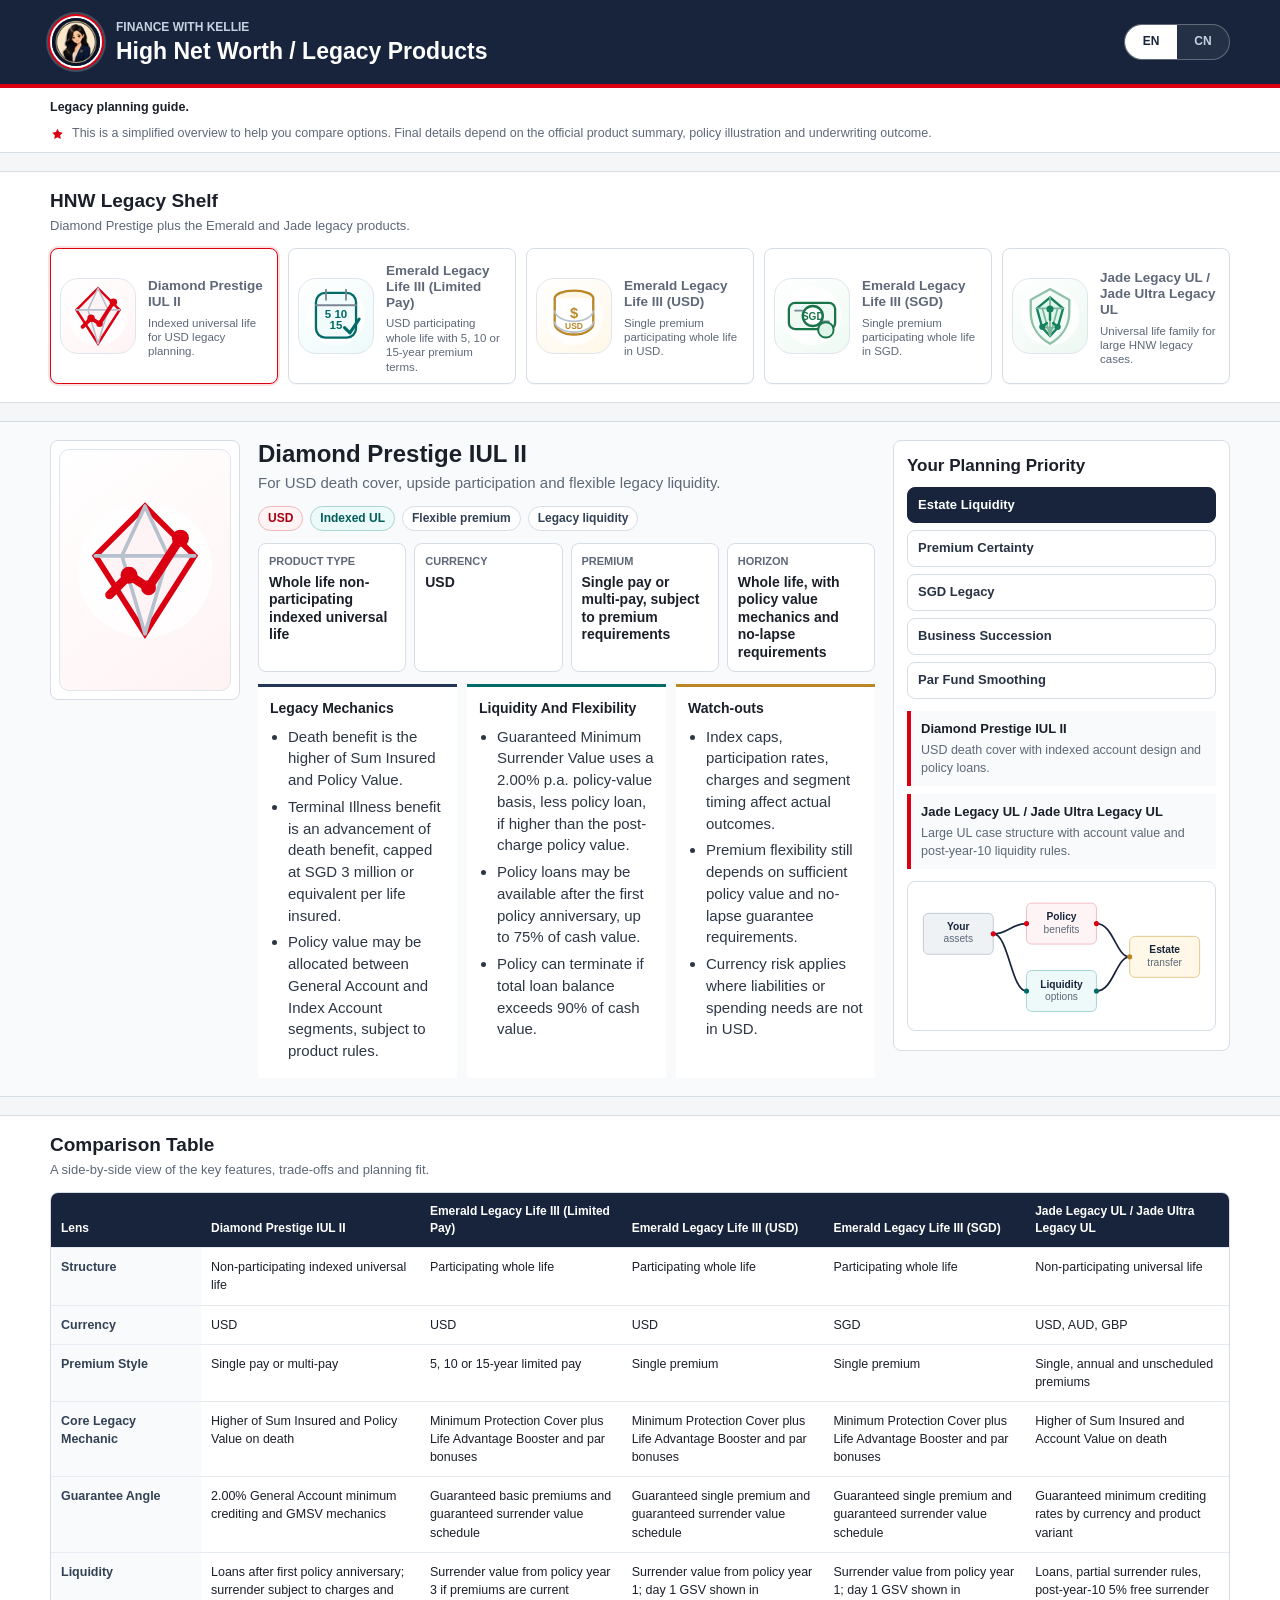
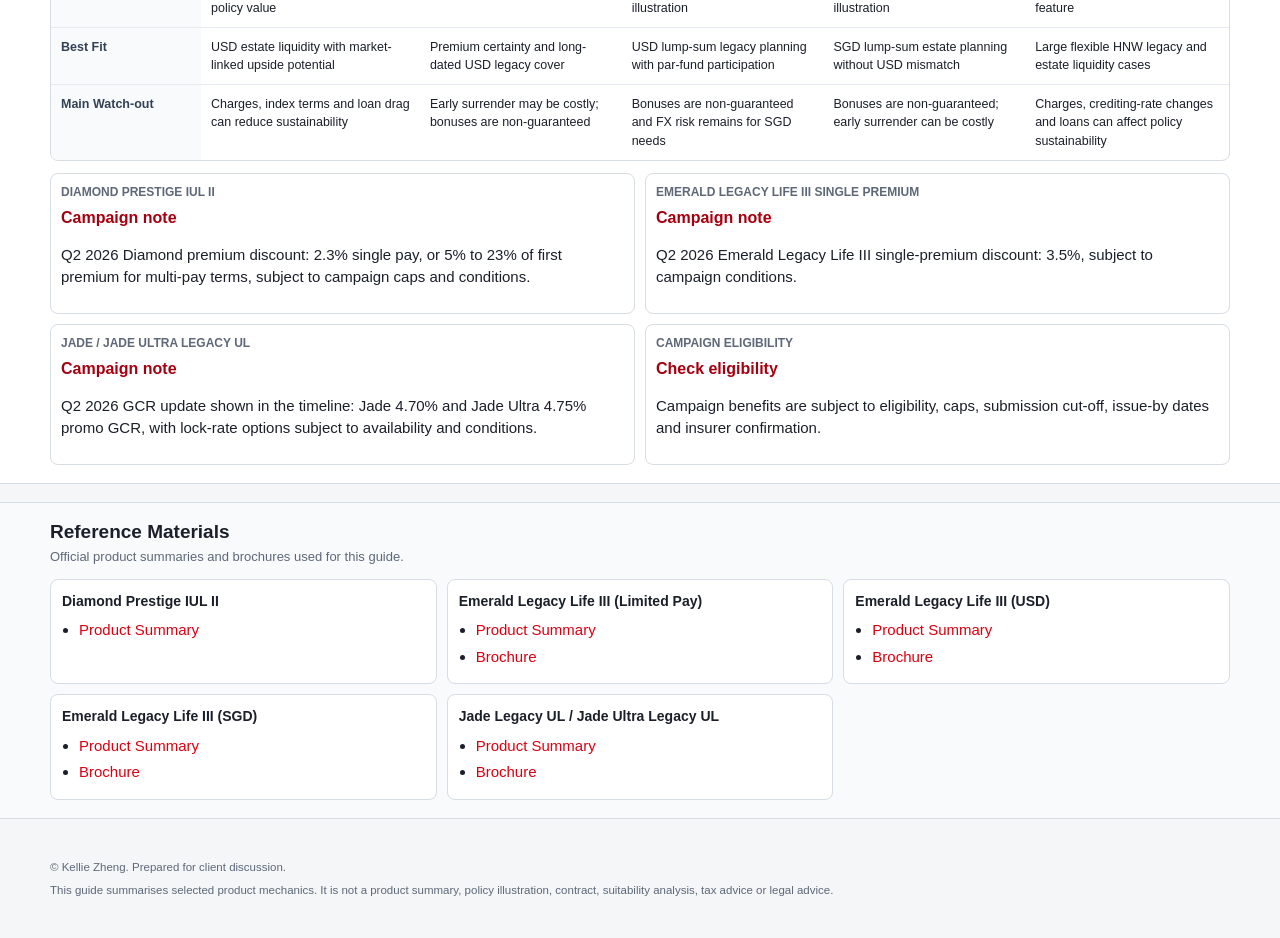
<file: high-net-worth-legacy/index.html>
<!DOCTYPE html>
<html lang="en">
<head>
<meta charset="UTF-8">
<meta name="viewport" content="width=device-width, initial-scale=1.0">
<meta name="author" content="Kellie Zheng">
<title>Finance with Kellie - HNW Legacy Products Tool</title>
<style>
  :root{
    --hsbc-red:#db0011;
    --hsbc-red-dark:#a50010;
    --navy:#17243b;
    --navy-2:#223657;
    --ink:#1b1f29;
    --muted:#5e6878;
    --soft:#eef2f5;
    --line:#d6dde5;
    --panel:#ffffff;
    --teal:#006b68;
    --gold:#b98724;
    --danger:#8f1827;
    --green:#197447;
  }
  *{box-sizing:border-box;letter-spacing:0}
  html{scroll-behavior:smooth}
  body{
    margin:0;
    font-family:-apple-system,BlinkMacSystemFont,"Segoe UI",Roboto,Helvetica,Arial,sans-serif;
    background:#f4f6f8;
    color:var(--ink);
    font-size:15px;
    line-height:1.45;
  }
  button,input,select{font:inherit}
  button{cursor:pointer}
  a{color:var(--hsbc-red);text-decoration:none}
  a:hover{text-decoration:underline}
  .topbar{
    background:var(--navy);
    color:#fff;
    border-bottom:4px solid var(--hsbc-red);
  }
  .topbar-inner{
    max-width:1220px;
    margin:0 auto;
    padding:16px 20px;
    display:flex;
    align-items:center;
    justify-content:space-between;
    gap:16px;
  }
  .brand{
    display:flex;
    align-items:center;
    gap:14px;
    min-width:0;
  }
  .mascot{
    width:52px;
    height:52px;
    flex:0 0 auto;
    border-radius:50%;
    border:2px solid #fff;
    box-shadow:0 0 0 2px var(--hsbc-red),0 0 0 4px rgba(255,255,255,.18);
    background:#fff;
  }
  .brand-text small{
    display:block;
    color:#c6d2e3;
    font-size:12px;
    font-weight:700;
    text-transform:uppercase;
  }
  h1{
    margin:2px 0 0;
    font-size:23px;
    line-height:1.16;
    font-weight:800;
  }
  .lang-switch{
    display:flex;
    flex:0 0 auto;
    border:1px solid rgba(255,255,255,.28);
    border-radius:999px;
    overflow:hidden;
    background:rgba(255,255,255,.06);
  }
  .lang-switch button{
    border:0;
    background:transparent;
    color:#c6d2e3;
    min-width:52px;
    padding:8px 12px;
    font-size:12px;
    font-weight:800;
  }
  .lang-switch button.active{
    background:#fff;
    color:var(--navy);
  }
  .notice{
    background:#fff;
    border-bottom:1px solid var(--line);
  }
  .notice-inner{
    max-width:1220px;
    margin:0 auto;
    padding:10px 20px;
    display:grid;
    gap:8px;
    align-items:start;
    color:var(--muted);
    font-size:12.5px;
  }
  .notice-lead{
    display:inline-flex;
    align-items:center;
    color:var(--ink);
  }
  .notice-text-with-star{
    display:flex;
    align-items:flex-start;
    gap:7px;
    min-width:0;
  }
  .notice-star{
    width:15px;
    height:15px;
    color:var(--hsbc-red);
    flex:0 0 auto;
    margin-top:3px;
  }
  main{padding:18px 0 34px}
  .band{
    width:100%;
    border-top:1px solid var(--line);
    border-bottom:1px solid var(--line);
    background:#fff;
  }
  .band + .band{margin-top:18px}
  .band.alt{background:#f8fafb}
  .inner{
    max-width:1220px;
    margin:0 auto;
    padding:18px 20px;
  }
  .section-head{
    display:flex;
    justify-content:space-between;
    gap:16px;
    align-items:flex-end;
    margin-bottom:12px;
  }
  .section-head h2{
    margin:0;
    font-size:19px;
    line-height:1.2;
  }
  .section-head p{
    margin:4px 0 0;
    color:var(--muted);
    font-size:13px;
  }
  .product-grid{
    display:grid;
    grid-template-columns:repeat(5,minmax(160px,1fr));
    gap:10px;
  }
  .product-card{
    display:grid;
    grid-template-columns:76px 1fr;
    gap:12px;
    align-items:center;
    min-height:122px;
    text-align:left;
    background:#fff;
    color:var(--ink);
    border:1px solid var(--line);
    border-radius:8px;
    padding:9px;
    box-shadow:0 1px 0 rgba(15,23,42,.03);
  }
  .product-card:hover{border-color:#aab8c8}
  .product-card.active{
    border-color:var(--hsbc-red);
    box-shadow:0 0 0 2px rgba(219,0,17,.12);
  }
  .visual-tile{
    --accent:var(--hsbc-red);
    --tile-bg:#fff4f5;
    width:76px;
    height:76px;
    display:flex;
    align-items:center;
    justify-content:center;
    flex:0 0 auto;
    border:1px solid #dfe5ec;
    border-radius:18px;
    background:linear-gradient(145deg,#fff 0%,var(--tile-bg) 100%);
    overflow:hidden;
  }
  .visual-tile svg{
    width:76px;
    height:76px;
    display:block;
  }
  .visual-tile .glow{fill:rgba(255,255,255,.8)}
  .visual-tile .soft{fill:#fff;stroke:#cfd8e3;stroke-width:2.4}
  .visual-tile .line{fill:none;stroke:var(--accent);stroke-width:5;stroke-linecap:round;stroke-linejoin:round}
  .visual-tile .thin{fill:none;stroke:#7b8797;stroke-width:2.3;stroke-linecap:round;stroke-linejoin:round}
  .visual-tile .dot{fill:var(--accent)}
  .visual-tile .accent-fill{fill:var(--accent)}
  .visual-tile .accent-soft{fill:color-mix(in srgb,var(--accent) 16%,#fff)}
  .visual-tile .icon-text{fill:var(--accent);font-size:24px;font-weight:800;font-family:-apple-system,BlinkMacSystemFont,"Segoe UI",Roboto,Helvetica,Arial,sans-serif}
  .visual-tile.tone-index{--accent:var(--hsbc-red);--tile-bg:#fff3f4}
  .visual-tile.tone-limited-pay{--accent:var(--teal);--tile-bg:#edfafa}
  .visual-tile.tone-usd{--accent:var(--gold);--tile-bg:#fff8e8}
  .visual-tile.tone-sgd{--accent:var(--green);--tile-bg:#eefaf3}
  .visual-tile.tone-jade-legacy{--accent:#16805f;--tile-bg:#edf8f2}
  .cover-wrap .visual-tile{
    width:100%;
    min-height:242px;
    aspect-ratio:3/4;
    border-radius:10px;
  }
  .cover-wrap .visual-tile svg{
    width:100%;
    height:100%;
  }
  .product-card b{
    display:block;
    font-size:13.5px;
    line-height:1.2;
  }
  .product-card span{
    display:block;
    margin-top:5px;
    color:var(--muted);
    font-size:11.5px;
    line-height:1.25;
  }
  .layout{
    display:grid;
    grid-template-columns:minmax(0,1.42fr) minmax(300px,.58fr);
    gap:18px;
    align-items:start;
  }
  .profile{
    display:grid;
    grid-template-columns:190px minmax(0,1fr);
    gap:18px;
    align-items:start;
  }
  .cover-wrap{
    background:#fff;
    border:1px solid var(--line);
    border-radius:8px;
    padding:8px;
  }
  .profile-main h2{
    margin:0 0 4px;
    font-size:24px;
    line-height:1.16;
  }
  .profile-main .sub{
    color:var(--muted);
    margin:0 0 12px;
  }
  .tag-row{display:flex;flex-wrap:wrap;gap:7px;margin:10px 0}
  .tag{
    display:inline-flex;
    align-items:center;
    min-height:25px;
    border-radius:999px;
    border:1px solid var(--line);
    background:#fff;
    color:#334155;
    padding:3px 9px;
    font-size:12px;
    font-weight:700;
    white-space:nowrap;
  }
  .tag.red{border-color:#f0b8bd;background:#fff3f4;color:var(--hsbc-red-dark)}
  .tag.teal{border-color:#a9d5d2;background:#edfafa;color:#005d5a}
  .tag.gold{border-color:#e2c68b;background:#fff8e8;color:#765315}
  .metrics{
    display:grid;
    grid-template-columns:repeat(4,minmax(130px,1fr));
    gap:8px;
    margin:12px 0;
  }
  .metric{
    border:1px solid var(--line);
    border-radius:8px;
    background:#fff;
    padding:10px;
    min-height:74px;
  }
  .metric b{
    display:block;
    color:var(--muted);
    font-size:11px;
    text-transform:uppercase;
    margin-bottom:4px;
  }
  .metric span{
    display:block;
    font-weight:800;
    font-size:14px;
    line-height:1.25;
  }
  .info-grid{
    display:grid;
    grid-template-columns:repeat(3,minmax(0,1fr));
    gap:10px;
    margin-top:12px;
  }
  .info-block{
    border-top:3px solid var(--navy-2);
    background:#fff;
    padding:11px 12px;
    min-height:156px;
  }
  .info-block:nth-child(2){border-top-color:var(--teal)}
  .info-block:nth-child(3){border-top-color:var(--gold)}
  .info-block h3{
    margin:0 0 7px;
    font-size:14px;
  }
  .info-block ul{
    margin:0;
    padding-left:18px;
    color:#2d3645;
  }
  .info-block li{margin:5px 0}
  .scenario-panel{
    background:#fff;
    border:1px solid var(--line);
    border-radius:8px;
    padding:13px;
  }
  .scenario-panel h2{
    margin:0 0 8px;
    font-size:17px;
  }
  .segmented{
    display:grid;
    gap:7px;
    margin-bottom:12px;
  }
  .segmented button{
    border:1px solid var(--line);
    border-radius:8px;
    background:#fff;
    color:#273244;
    text-align:left;
    padding:8px 10px;
    font-weight:700;
    font-size:13px;
  }
  .segmented button.active{
    background:var(--navy);
    color:#fff;
    border-color:var(--navy);
  }
  .pick-list{
    display:grid;
    gap:8px;
    margin:10px 0 12px;
  }
  .pick{
    border-left:4px solid var(--hsbc-red);
    background:#f8fafb;
    padding:9px 10px;
  }
  .pick b{display:block;font-size:13px}
  .pick span{display:block;color:var(--muted);font-size:12.5px;margin-top:2px}
  .estate-flow{
    width:100%;
    min-height:150px;
    border:1px solid var(--line);
    background:#fff;
    border-radius:8px;
  }
  .campaign{
    display:grid;
    grid-template-columns:1fr 1fr;
    gap:10px;
    margin-top:12px;
  }
  .campaign-note{
    border:1px solid var(--line);
    border-radius:8px;
    background:#fff;
    padding:10px;
  }
  .campaign-note b{
    display:block;
    font-size:12px;
    color:var(--muted);
    text-transform:uppercase;
    margin-bottom:5px;
  }
  .campaign-note strong{
    color:var(--hsbc-red-dark);
    font-size:16px;
  }
  .compare-wrap{
    overflow-x:auto;
    border:1px solid var(--line);
    background:#fff;
    border-radius:8px;
  }
  table{
    width:100%;
    border-collapse:collapse;
  }
  .compare-table{
    min-width:1030px;
    font-size:12.5px;
  }
  .compare-table th{
    background:var(--navy);
    color:#fff;
    text-align:left;
    padding:10px;
    vertical-align:bottom;
    font-size:12px;
  }
  .compare-table th:first-child{width:150px}
  .compare-table td{
    border-top:1px solid #e5ebf1;
    padding:10px;
    vertical-align:top;
  }
  .compare-table td:first-child{
    color:#334155;
    font-weight:800;
    background:#f8fafb;
  }
  .compare-table tr:hover td{background:#fbfdff}
  .source-grid{
    display:grid;
    grid-template-columns:repeat(3,minmax(0,1fr));
    gap:10px;
  }
  .source-block{
    background:#fff;
    border:1px solid var(--line);
    border-radius:8px;
    padding:11px;
  }
  .source-block h3{margin:0 0 8px;font-size:14px}
  .source-block ul{margin:0;padding-left:17px}
  .source-block li{margin:5px 0}
  footer{
    max-width:1220px;
    margin:0 auto;
    padding:0 20px 34px;
    color:var(--muted);
    font-size:11.5px;
  }
  footer p{margin:6px 0}
  .print-only{display:none}
  @media (max-width:1050px){
    .product-grid{grid-template-columns:repeat(3,minmax(190px,1fr))}
    .layout{grid-template-columns:1fr}
    .metrics{grid-template-columns:repeat(2,minmax(140px,1fr))}
    .campaign{grid-template-columns:1fr 1fr}
  }
  @media (max-width:760px){
    .topbar-inner{display:block}
    .lang-switch{width:fit-content;margin-top:12px}
    h1{font-size:20px}
    .product-grid{grid-template-columns:1fr}
    .profile{grid-template-columns:1fr}
    .cover-wrap{max-width:210px}
    .info-grid,.source-grid,.campaign{grid-template-columns:1fr}
    .section-head{display:block}
  }
  @media print{
    body{background:#fff}
    .topbar{border-bottom-width:3px}
    .product-grid,.scenario-panel button{break-inside:avoid}
    .band{border-top:1px solid #bbb;border-bottom:0}
    .inner{padding:14px 18px}
    .product-card{box-shadow:none}
    .print-only{display:block}
    *{-webkit-print-color-adjust:exact;print-color-adjust:exact}
  }
</style>
</head>
<body>
<header class="topbar">
  <div class="topbar-inner">
    <div class="brand">
      <img class="mascot" src="[data-uri]" alt="Finance with Kellie mascot">
      <div class="brand-text">
        <small>Finance with Kellie</small>
        <h1 id="pageTitle">High Net Worth / Legacy Products</h1>
      </div>
    </div>
    <div class="lang-switch" aria-label="Language">
      <button type="button" class="active" data-lang="en">EN</button>
      <button type="button" data-lang="cn">CN</button>
    </div>
  </div>
</header>

<div class="notice">
  <div class="notice-inner">
    <b class="notice-lead"><span id="noticeLead">Legacy planning guide.</span></b>
    <span class="notice-text-with-star"><svg class="notice-star" viewBox="0 0 24 24" aria-hidden="true"><path fill="currentColor" d="M12 2.8l2.6 5.3 5.9.9-4.3 4.2 1 5.9-5.2-2.8-5.2 2.8 1-5.9L3.5 9l5.9-.9L12 2.8z"/></svg><span id="noticeText">This is a simplified overview to help you compare options. Final details depend on the official product summary, policy illustration and underwriting outcome.</span></span>
  </div>
</div>

<main>
  <section class="band">
    <div class="inner">
      <div class="section-head">
        <div>
          <h2 id="shelfTitle">HNW Legacy Shelf</h2>
          <p id="shelfSub">Diamond Prestige plus the Emerald and Jade legacy products.</p>
        </div>
      </div>
      <div class="product-grid" id="productGrid"></div>
    </div>
  </section>

  <section class="band alt">
    <div class="inner layout">
      <div id="productProfile"></div>
      <aside class="scenario-panel">
        <h2 id="scenarioTitle">Your Planning Priority</h2>
        <div class="segmented" id="scenarioButtons"></div>
        <div class="pick-list" id="scenarioPicks"></div>
        <svg class="estate-flow" viewBox="0 0 360 168" role="img" aria-label="Legacy planning flow">
          <rect x="18" y="34" width="82" height="48" rx="6" fill="#eef2f5" stroke="#b8c3cf"/>
          <rect x="139" y="22" width="82" height="48" rx="6" fill="#fff4f5" stroke="#efb3ba"/>
          <rect x="139" y="101" width="82" height="48" rx="6" fill="#eefafa" stroke="#98cfcb"/>
          <rect x="260" y="61" width="82" height="48" rx="6" fill="#fff8e8" stroke="#dec17d"/>
          <path d="M100 58 C118 58 121 46 139 46" fill="none" stroke="#17243b" stroke-width="2"/>
          <path d="M100 58 C118 58 121 125 139 125" fill="none" stroke="#17243b" stroke-width="2"/>
          <path d="M221 46 C241 46 244 85 260 85" fill="none" stroke="#17243b" stroke-width="2"/>
          <path d="M221 125 C241 125 244 85 260 85" fill="none" stroke="#17243b" stroke-width="2"/>
          <circle cx="100" cy="58" r="3" fill="#db0011"/>
          <circle cx="139" cy="46" r="3" fill="#db0011"/>
          <circle cx="139" cy="125" r="3" fill="#006b68"/>
          <circle cx="221" cy="46" r="3" fill="#db0011"/>
          <circle cx="221" cy="125" r="3" fill="#006b68"/>
          <circle cx="260" cy="85" r="3" fill="#b98724"/>
          <text id="flowClient" x="59" y="53" text-anchor="middle" font-size="12" font-weight="700" fill="#17243b">Your</text>
          <text id="flowAssets" x="59" y="68" text-anchor="middle" font-size="12" fill="#5e6878">assets</text>
          <text id="flowPolicy" x="180" y="42" text-anchor="middle" font-size="12" font-weight="700" fill="#17243b">Policy</text>
          <text id="flowBenefits" x="180" y="57" text-anchor="middle" font-size="12" fill="#5e6878">benefits</text>
          <text id="flowLiquidity" x="180" y="121" text-anchor="middle" font-size="12" font-weight="700" fill="#17243b">Liquidity</text>
          <text id="flowOptions" x="180" y="136" text-anchor="middle" font-size="12" fill="#5e6878">options</text>
          <text id="flowEstate" x="301" y="81" text-anchor="middle" font-size="12" font-weight="700" fill="#17243b">Estate</text>
          <text id="flowTransfer" x="301" y="96" text-anchor="middle" font-size="12" fill="#5e6878">transfer</text>
        </svg>
      </aside>
    </div>
  </section>

  <section class="band">
    <div class="inner">
      <div class="section-head">
        <div>
          <h2 id="compareTitle">Comparison Table</h2>
          <p id="compareSub">A side-by-side view of the key features, trade-offs and planning fit.</p>
        </div>
      </div>
      <div class="compare-wrap">
        <table class="compare-table" id="compareTable"></table>
      </div>
      <div class="campaign" id="campaignNotes"></div>
    </div>
  </section>

  <section class="band alt">
    <div class="inner">
      <div class="section-head">
        <div>
          <h2 id="sourceTitle">Reference Materials</h2>
          <p id="sourceSub">Official product summaries and brochures used for this guide.</p>
        </div>
      </div>
      <div class="source-grid" id="sourceGrid"></div>
    </div>
  </section>
</main>

<footer>
  <p id="footerLead">&copy; Kellie Zheng. Prepared for client discussion.</p>
  <p id="footerText">This guide summarises selected product mechanics. It is not a product summary, policy illustration, contract, suitability analysis, tax advice or legal advice.</p>
</footer>

<script>
"use strict";

const products = [
  {
    id:"diamond",
    name:"Diamond Prestige IUL II",
    short:"Indexed universal life for USD legacy planning.",
    tone:"index",
    tags:["USD","Indexed UL","Flexible premium","Legacy liquidity"],
    type:"Whole life non-participating indexed universal life",
    currency:"USD",
    premium:"Single pay or multi-pay, subject to premium requirements",
    horizon:"Whole life, with policy value mechanics and no-lapse requirements",
    client:"For USD death cover, upside participation and flexible legacy liquidity.",
    mechanics:[
      "Death benefit is the higher of Sum Insured and Policy Value.",
      "Terminal Illness benefit is an advancement of death benefit, capped at SGD 3 million or equivalent per life insured.",
      "Policy value may be allocated between General Account and Index Account segments, subject to product rules."
    ],
    liquidity:[
      "Guaranteed Minimum Surrender Value uses a 2.00% p.a. policy-value basis, less policy loan, if higher than the post-charge policy value.",
      "Policy loans may be available after the first policy anniversary, up to 75% of cash value.",
      "Policy can terminate if total loan balance exceeds 90% of cash value."
    ],
    watch:[
      "Index caps, participation rates, charges and segment timing affect actual outcomes.",
      "Premium flexibility still depends on sufficient policy value and no-lapse guarantee requirements.",
      "Currency risk applies where liabilities or spending needs are not in USD."
    ],
    campaign:"Q2 2026 Diamond premium discount: 2.3% single pay, or 5% to 23% of first premium for multi-pay terms, subject to campaign caps and conditions.",
    compare:{
      "Structure":"Non-participating indexed universal life",
      "Currency":"USD",
      "Premium Style":"Single pay or multi-pay",
      "Core Legacy Mechanic":"Higher of Sum Insured and Policy Value on death",
      "Guarantee Angle":"2.00% General Account minimum crediting and GMSV mechanics",
      "Liquidity":"Loans after first policy anniversary; surrender subject to charges and policy value",
      "Best Fit":"USD estate liquidity with market-linked upside potential",
      "Main Watch-out":"Charges, index terms and loan drag can reduce sustainability"
    },
    sources:[
      ["Product Summary","reference/diamond-prestige-iul-ii-product-summary.pdf"]
    ]
  },
  {
    id:"emeraldLtd",
    name:"Emerald Legacy Life III (Limited Pay)",
    short:"USD participating whole life with 5, 10 or 15-year premium terms.",
    tone:"limited-pay",
    tags:["USD","Participating","5/10/15-pay","Age 120"],
    type:"Whole of life participating plan",
    currency:"USD",
    premium:"Limited premium term of 5, 10 or 15 years; basic plan premiums are guaranteed",
    horizon:"Insurance benefits up to Age 120",
    client:"For a defined premium commitment with high legacy protection and par-fund participation.",
    mechanics:[
      "Uses an in-built reducing Life Advantage Booster for high protection coverage.",
      "During the Minimum Protection Period, death benefit is the higher of Minimum Protection Cover and the sum of Basic Sum Insured, booster sum insured and bonuses.",
      "Life Extender Booster II can extend the Minimum Protection Period to Age 120, subject to the product rules."
    ],
    liquidity:[
      "Surrender value begins from the start of the third policy year if premiums are paid up to date.",
      "Guaranteed surrender value is payable regardless of participating fund performance.",
      "Death benefit instalment option can spread payout over 2 to 10 years."
    ],
    watch:[
      "Reversionary and terminal bonuses are not guaranteed until declared or allocated as applicable.",
      "Insurance charges can apply after the Minimum Protection Period when Life Extender Booster II is selected and sum at risk exists.",
      "Change of Life Insured is available only after the premium payment term and subject to acceptance."
    ],
    campaign:"No single-premium discount applied here. Position as premium certainty and long coverage to Age 120.",
    compare:{
      "Structure":"Participating whole life",
      "Currency":"USD",
      "Premium Style":"5, 10 or 15-year limited pay",
      "Core Legacy Mechanic":"Minimum Protection Cover plus Life Advantage Booster and par bonuses",
      "Guarantee Angle":"Guaranteed basic premiums and guaranteed surrender value schedule",
      "Liquidity":"Surrender value from policy year 3 if premiums are current",
      "Best Fit":"Premium certainty and long-dated USD legacy cover",
      "Main Watch-out":"Early surrender may be costly; bonuses are non-guaranteed"
    },
    sources:[
      ["Product Summary","reference/emerald-legacy-life-iii-limited-pay-product-summary.pdf"],
      ["Brochure","reference/emerald-legacy-life-iii-brochure-feb-2026.pdf"]
    ]
  },
  {
    id:"emeraldUsd",
    name:"Emerald Legacy Life III (USD)",
    short:"Single premium participating whole life in USD.",
    tone:"usd",
    tags:["USD","Single premium","Participating","Age 99"],
    type:"Single premium whole of life participating plan",
    currency:"USD",
    premium:"Guaranteed single premium",
    horizon:"Insurance benefits up to Age 99",
    client:"For USD legacy assets where you prefer par-plan smoothing and an upfront premium commitment.",
    mechanics:[
      "In-built reducing Life Advantage Booster provides high protection coverage.",
      "Death benefit during the Minimum Protection Period is the higher of Minimum Protection Cover and Basic Sum Insured plus booster and bonuses.",
      "Terminal Illness benefit advances the death benefit, capped at SGD 3 million or equivalent per life insured."
    ],
    liquidity:[
      "Surrender value begins from the first policy year.",
      "Day 1 guaranteed surrender value follows the policy year 1 guaranteed surrender value in the illustration.",
      "Maturity benefit at Age 99 is guaranteed surrender value plus non-guaranteed bonuses, less amounts owing."
    ],
    watch:[
      "Participating bonuses are not guaranteed and depend on fund experience.",
      "Life Extender Booster can extend Minimum Protection Cover to Age 99 when Age 85 cover is selected, with conditions.",
      "USD currency risk applies when your spending needs or estate objectives are in SGD."
    ],
    campaign:"Q2 2026 Emerald Legacy Life III single-premium discount: 3.5%, subject to campaign conditions.",
    compare:{
      "Structure":"Participating whole life",
      "Currency":"USD",
      "Premium Style":"Single premium",
      "Core Legacy Mechanic":"Minimum Protection Cover plus Life Advantage Booster and par bonuses",
      "Guarantee Angle":"Guaranteed single premium and guaranteed surrender value schedule",
      "Liquidity":"Surrender value from policy year 1; day 1 GSV shown in illustration",
      "Best Fit":"USD lump-sum legacy planning with par-fund participation",
      "Main Watch-out":"Bonuses are non-guaranteed and FX risk remains for SGD needs"
    },
    sources:[
      ["Product Summary","reference/emerald-legacy-life-iii-usd-product-summary.pdf"],
      ["Brochure","reference/emerald-legacy-life-iii-brochure-feb-2026.pdf"]
    ]
  },
  {
    id:"emeraldSgd",
    name:"Emerald Legacy Life III (SGD)",
    short:"Single premium participating whole life in SGD.",
    tone:"sgd",
    tags:["SGD","Single premium","Participating","Age 99"],
    type:"Single premium whole of life participating plan",
    currency:"SGD",
    premium:"Guaranteed single premium",
    horizon:"Insurance benefits up to Age 99",
    client:"For SGD estate needs, high protection and par-plan participation without USD currency mismatch.",
    mechanics:[
      "In-built reducing Life Advantage Booster supports high protection coverage.",
      "Death benefit during the Minimum Protection Period is the higher of Minimum Protection Cover and Basic Sum Insured plus booster and bonuses.",
      "Terminal Illness benefit advances the death benefit, capped at SGD 3 million or equivalent per life insured."
    ],
    liquidity:[
      "Surrender value begins from the first policy year.",
      "Day 1 guaranteed surrender value follows the policy year 1 guaranteed surrender value in the illustration.",
      "Maturity benefit at Age 99 is guaranteed surrender value plus non-guaranteed bonuses, less amounts owing."
    ],
    watch:[
      "Participating bonuses are not guaranteed and depend on fund experience.",
      "Non-corporate policyowners may request one Change of Life Insured during the policy term, subject to acceptance.",
      "Early surrender may result in receiving less than the total premium paid."
    ],
    campaign:"Q2 2026 Emerald Legacy Life III single-premium discount: 3.5%, subject to campaign conditions.",
    compare:{
      "Structure":"Participating whole life",
      "Currency":"SGD",
      "Premium Style":"Single premium",
      "Core Legacy Mechanic":"Minimum Protection Cover plus Life Advantage Booster and par bonuses",
      "Guarantee Angle":"Guaranteed single premium and guaranteed surrender value schedule",
      "Liquidity":"Surrender value from policy year 1; day 1 GSV shown in illustration",
      "Best Fit":"SGD lump-sum estate planning without USD mismatch",
      "Main Watch-out":"Bonuses are non-guaranteed; early surrender can be costly"
    },
    sources:[
      ["Product Summary","reference/emerald-legacy-life-iii-sgd-product-summary.pdf"],
      ["Brochure","reference/emerald-legacy-life-iii-brochure-feb-2026.pdf"]
    ]
  },
  {
    id:"jade",
    name:"Jade Legacy UL / Jade Ultra Legacy UL",
    short:"Universal life family for large HNW legacy cases.",
    tone:"jade-legacy",
    tags:["USD/AUD/GBP","Universal life","Single or annual premium","Min SI USD 750k"],
    type:"Whole life non-participating universal life",
    currency:"USD, AUD and GBP",
    premium:"Single premium, annual premiums and unscheduled premiums, subject to product rules",
    horizon:"Whole life with account value, crediting rates and charges",
    client:"For large legacy cases needing policy flexibility, crediting-rate lock options and estate liquidity planning.",
    mechanics:[
      "Death benefit is the higher of Sum Insured and Account Value.",
      "Accelerated Death Benefit for terminal illness is capped at USD 2 million or equivalent per individual.",
      "USD guaranteed minimum crediting rate is 2.00% for Jade Legacy UL and 1.60% for Jade Ultra Legacy UL."
    ],
    liquidity:[
      "Policy loans may be available after the first policy anniversary, up to 75% of cash value.",
      "After the 10th policy anniversary, partial surrenders of up to 5% of prevailing account value each policy year may be free of surrender charge.",
      "Increases or decreases in Sum Insured are subject to rules, with minimum increase/decrease of USD 100,000 equivalent and minimum remaining Sum Insured of USD 750,000 equivalent."
    ],
    watch:[
      "Policy premium charge, policy expense charge and insurance charge apply.",
      "Policy expense charge can be increased with notice, capped at 125% for Jade Legacy UL and 120% for Jade Ultra Legacy UL.",
      "Insurance charge can be increased with notice, capped at 135% for Jade Legacy UL and 125% for Jade Ultra Legacy UL."
    ],
    campaign:"Q2 2026 GCR update shown in the timeline: Jade 4.70% and Jade Ultra 4.75% promo GCR, with lock-rate options subject to availability and conditions.",
    compare:{
      "Structure":"Non-participating universal life",
      "Currency":"USD, AUD, GBP",
      "Premium Style":"Single, annual and unscheduled premiums",
      "Core Legacy Mechanic":"Higher of Sum Insured and Account Value on death",
      "Guarantee Angle":"Guaranteed minimum crediting rates by currency and product variant",
      "Liquidity":"Loans, partial surrender rules, post-year-10 5% free surrender feature",
      "Best Fit":"Large flexible HNW legacy and estate liquidity cases",
      "Main Watch-out":"Charges, crediting-rate changes and loans can affect policy sustainability"
    },
    sources:[
      ["Product Summary","reference/jade-legacy-ul-product-summary.pdf"],
      ["Brochure","reference/jade-legacy-universal-life-brochure-feb-2026.pdf"]
    ]
  }
];

const scenarios = [
  {
    id:"estateLiquidity",
    label:"Estate Liquidity",
    picks:[
      ["diamond","USD death cover with indexed account design and policy loans."],
      ["jade","Large UL case structure with account value and post-year-10 liquidity rules."]
    ]
  },
  {
    id:"premiumCertainty",
    label:"Premium Certainty",
    picks:[
      ["emeraldLtd","Guaranteed basic premiums over 5, 10 or 15 years."],
      ["emeraldUsd","Guaranteed single premium for USD lump-sum planning."],
      ["emeraldSgd","Guaranteed single premium for SGD lump-sum planning."]
    ]
  },
  {
    id:"sgdLegacy",
    label:"SGD Legacy",
    picks:[
      ["emeraldSgd","SGD policy currency aligns with SGD estate needs."],
      ["emeraldUsd","Use only where USD assets or liabilities justify currency exposure."]
    ]
  },
  {
    id:"businessSuccession",
    label:"Business Succession",
    picks:[
      ["jade","Flexible Sum Insured change mechanics and collateral-assignment context."],
      ["emeraldLtd","Change of Life Insured after premium payment term, subject to acceptance."],
      ["diamond","Change of Life Insured option subject to underwriting and policy terms."]
    ]
  },
  {
    id:"bonusSmoothing",
    label:"Par Fund Smoothing",
    picks:[
      ["emeraldUsd","USD par-plan bonuses with high protection structure."],
      ["emeraldSgd","SGD par-plan route for local-currency legacy needs."],
      ["emeraldLtd","Limited-pay par-plan route with benefits to Age 120."]
    ]
  }
];

const compareRows = [
  "Structure",
  "Currency",
  "Premium Style",
  "Core Legacy Mechanic",
  "Guarantee Angle",
  "Liquidity",
  "Best Fit",
  "Main Watch-out"
];

const CN = {
  "High Net Worth / Legacy Products":"高净值 / 传承产品",
  "Legacy planning guide.":"传承规划指南。",
  "This is a simplified overview to help you compare options. Final details depend on the official product summary, policy illustration and underwriting outcome.":"本页为简化概览，帮助您比较不同方案。最终细节须以官方产品摘要、利益说明及核保结果为准。",
  "HNW Legacy Shelf":"高净值传承产品架",
  "Diamond Prestige plus the Emerald and Jade legacy products.":"Diamond Prestige，加上 Emerald 与 Jade 传承产品。",
  "Your Planning Priority":"您的规划重点",
  "Your":"您的",
  "assets":"资产",
  "Policy":"保单",
  "benefits":"利益",
  "Liquidity":"流动性",
  "options":"选项",
  "Estate":"资产",
  "transfer":"传承",
  "Comparison Table":"产品对比表",
  "A side-by-side view of the key features, trade-offs and planning fit.":"从主要特点、取舍和规划匹配度进行横向比较。",
  "Reference Materials":"参考资料",
  "Official product summaries and brochures used for this guide.":"本指南参考的官方产品摘要及产品手册。",
  "\u00a9 Kellie Zheng. Prepared for client discussion.":"\u00a9 Kellie Zheng。供客户讨论使用。",
  "This guide summarises selected product mechanics. It is not a product summary, policy illustration, contract, suitability analysis, tax advice or legal advice.":"本指南只概述部分产品机制，并非产品摘要、利益说明、合约、适当性分析、税务建议或法律建议。",

  "Emerald Legacy Life III (Limited Pay)":"Emerald Legacy Life III（限期缴费）",
  "Emerald Legacy Life III (USD)":"Emerald Legacy Life III（美元）",
  "Emerald Legacy Life III (SGD)":"Emerald Legacy Life III（新元）",
  "Jade Legacy UL / Jade Ultra Legacy UL":"Jade Legacy UL / Jade Ultra Legacy UL",
  "Indexed universal life for USD legacy planning.":"适合美元传承规划的指数万能寿险。",
  "USD participating whole life with 5, 10 or 15-year premium terms.":"美元分红终身寿险，可选 5、10 或 15 年缴费期。",
  "Single premium participating whole life in USD.":"美元单缴分红终身寿险。",
  "Single premium participating whole life in SGD.":"新元单缴分红终身寿险。",
  "Universal life family for large HNW legacy cases.":"适合大型高净值传承个案的万能寿险系列。",

  "Indexed UL":"指数万能寿险",
  "Flexible premium":"灵活保费",
  "Legacy liquidity":"传承流动性",
  "Participating":"分红",
  "5/10/15-pay":"5/10/15年缴费",
  "Age 120":"至120岁",
  "Single premium":"单缴",
  "Age 99":"至99岁",
  "Universal life":"万能寿险",
  "Single or annual premium":"单缴或年缴",
  "Min SI USD 750k":"最低保额75万美元",
  "USD":"美元",
  "SGD":"新元",
  "USD/AUD/GBP":"美元/澳元/英镑",

  "Whole life non-participating indexed universal life":"非分红指数万能终身寿险",
  "Single pay or multi-pay, subject to premium requirements":"单缴或多缴，须符合保费要求",
  "Whole life, with policy value mechanics and no-lapse requirements":"终身保障，受保单价值机制及不失效保证要求影响",
  "For USD death cover, upside participation and flexible legacy liquidity.":"适合需要美元身故保障、上行参与机会和灵活传承流动性的情况。",
  "Death benefit is the higher of Sum Insured and Policy Value.":"身故利益为保额与保单价值两者中的较高者。",
  "Terminal Illness benefit is an advancement of death benefit, capped at SGD 3 million or equivalent per life insured.":"末期疾病利益为身故利益的预支，每名受保人上限为300万新元或等值金额。",
  "Policy value may be allocated between General Account and Index Account segments, subject to product rules.":"保单价值可按产品规则分配至一般账户及指数账户区段。",
  "Guaranteed Minimum Surrender Value uses a 2.00% p.a. policy-value basis, less policy loan, if higher than the post-charge policy value.":"若较有利，保证最低退保价值按每年2.00%的保单价值基础计算，并扣除保单贷款。",
  "Policy loans may be available after the first policy anniversary, up to 75% of cash value.":"首个保单周年后可申请保单贷款，最高为现金价值的75%。",
  "Policy can terminate if total loan balance exceeds 90% of cash value.":"若总贷款余额超过现金价值的90%，保单可能终止。",
  "Index caps, participation rates, charges and segment timing affect actual outcomes.":"指数上限、参与率、费用和区段时间都会影响实际结果。",
  "Premium flexibility still depends on sufficient policy value and no-lapse guarantee requirements.":"保费弹性仍取决于保单价值是否足够及不失效保证要求。",
  "Currency risk applies where liabilities or spending needs are not in USD.":"若负债或支出需求并非美元，须考虑汇率风险。",

  "Whole of life participating plan":"分红终身寿险",
  "Limited premium term of 5, 10 or 15 years; basic plan premiums are guaranteed":"可选5、10或15年限期缴费；基本计划保费为保证",
  "Insurance benefits up to Age 120":"保险利益至120岁",
  "For a defined premium commitment with high legacy protection and par-fund participation.":"适合希望保费承诺清晰，同时需要较高传承保障及分红基金参与的情况。",
  "Uses an in-built reducing Life Advantage Booster for high protection coverage.":"内置递减式 Life Advantage Booster，以提高保障覆盖。",
  "During the Minimum Protection Period, death benefit is the higher of Minimum Protection Cover and the sum of Basic Sum Insured, booster sum insured and bonuses.":"在最低保障期内，身故利益为最低保障额，或基本保额、booster 保额及红利总和两者中的较高者。",
  "Life Extender Booster II can extend the Minimum Protection Period to Age 120, subject to the product rules.":"Life Extender Booster II 可按产品规则将最低保障期延长至120岁。",
  "Surrender value begins from the start of the third policy year if premiums are paid up to date.":"若保费已按时缴付，退保价值自第三个保单年度开始。",
  "Guaranteed surrender value is payable regardless of participating fund performance.":"保证退保价值不受分红基金表现影响。",
  "Death benefit instalment option can spread payout over 2 to 10 years.":"身故利益分期选项可将赔付分摊至2至10年。",
  "Reversionary and terminal bonuses are not guaranteed until declared or allocated as applicable.":"复归红利及终期红利在宣布或分配前并不保证。",
  "Insurance charges can apply after the Minimum Protection Period when Life Extender Booster II is selected and sum at risk exists.":"若选择 Life Extender Booster II，且最低保障期后仍存在风险保额，可能需缴付保险费用。",
  "Change of Life Insured is available only after the premium payment term and subject to acceptance.":"更换受保人只可在缴费期后申请，并须获保险公司接受。",

  "Single premium whole of life participating plan":"单缴分红终身寿险",
  "Guaranteed single premium":"保证单缴保费",
  "Insurance benefits up to Age 99":"保险利益至99岁",
  "For USD legacy assets where you prefer par-plan smoothing and an upfront premium commitment.":"适合美元传承资产，并偏好分红计划平滑机制及一次性保费安排的情况。",
  "In-built reducing Life Advantage Booster provides high protection coverage.":"内置递减式 Life Advantage Booster 提供较高保障覆盖。",
  "Death benefit during the Minimum Protection Period is the higher of Minimum Protection Cover and Basic Sum Insured plus booster and bonuses.":"最低保障期内，身故利益为最低保障额，或基本保额加 booster 及红利两者中的较高者。",
  "Terminal Illness benefit advances the death benefit, capped at SGD 3 million or equivalent per life insured.":"末期疾病利益为身故利益的预支，每名受保人上限为300万新元或等值金额。",
  "Surrender value begins from the first policy year.":"退保价值自第一个保单年度开始。",
  "Day 1 guaranteed surrender value follows the policy year 1 guaranteed surrender value in the illustration.":"首日保证退保价值按利益说明中第一个保单年度的保证退保价值。",
  "Maturity benefit at Age 99 is guaranteed surrender value plus non-guaranteed bonuses, less amounts owing.":"99岁期满利益为保证退保价值加非保证红利，并扣除欠款。",
  "Participating bonuses are not guaranteed and depend on fund experience.":"分红红利并不保证，取决于基金经验。",
  "Life Extender Booster can extend Minimum Protection Cover to Age 99 when Age 85 cover is selected, with conditions.":"若选择保障至85岁，Life Extender Booster 可按条件将最低保障延长至99岁。",
  "USD currency risk applies when your spending needs or estate objectives are in SGD.":"若您的支出需求或传承目标以新元计价，须考虑美元汇率风险。",
  "For SGD estate needs, high protection and par-plan participation without USD currency mismatch.":"适合新元传承需求，希望获得较高保障及分红参与，同时避免美元错配的情况。",
  "In-built reducing Life Advantage Booster supports high protection coverage.":"内置递减式 Life Advantage Booster 支持较高保障覆盖。",
  "Non-corporate policyowners may request one Change of Life Insured during the policy term, subject to acceptance.":"非公司保单持有人可在保单期内申请一次更换受保人，须获接受。",
  "Early surrender may result in receiving less than the total premium paid.":"提早退保可能导致可取回金额少于已缴总保费。",

  "Whole life non-participating universal life":"非分红万能终身寿险",
  "USD, AUD and GBP":"美元、澳元及英镑",
  "Single premium, annual premiums and unscheduled premiums, subject to product rules":"可单缴、年缴及追加非定期保费，须符合产品规则",
  "Whole life with account value, crediting rates and charges":"终身保障，涉及账户价值、派息/计息率及费用",
  "For large legacy cases needing policy flexibility, crediting-rate lock options and estate liquidity planning.":"适合需要较大型传承安排、保单弹性、计息率锁定选项及遗产流动性规划的情况。",
  "Death benefit is the higher of Sum Insured and Account Value.":"身故利益为保额与账户价值两者中的较高者。",
  "Accelerated Death Benefit for terminal illness is capped at USD 2 million or equivalent per individual.":"末期疾病加速身故利益每人上限为200万美元或等值金额。",
  "USD guaranteed minimum crediting rate is 2.00% for Jade Legacy UL and 1.60% for Jade Ultra Legacy UL.":"美元保证最低计息率：Jade Legacy UL 为2.00%，Jade Ultra Legacy UL 为1.60%。",
  "After the 10th policy anniversary, partial surrenders of up to 5% of prevailing account value each policy year may be free of surrender charge.":"第10个保单周年后，每个保单年度最高可提取当时账户价值的5%，可能免退保费用。",
  "Increases or decreases in Sum Insured are subject to rules, with minimum increase/decrease of USD 100,000 equivalent and minimum remaining Sum Insured of USD 750,000 equivalent.":"增加或减少保额须符合规则；最低增减额为10万美元等值，剩余最低保额为75万美元等值。",
  "Policy premium charge, policy expense charge and insurance charge apply.":"适用保费费用、保单费用及保险费用。",
  "Policy expense charge can be increased with notice, capped at 125% for Jade Legacy UL and 120% for Jade Ultra Legacy UL.":"保单费用可经通知后上调；Jade Legacy UL 上限为125%，Jade Ultra Legacy UL 上限为120%。",
  "Insurance charge can be increased with notice, capped at 135% for Jade Legacy UL and 125% for Jade Ultra Legacy UL.":"保险费用可经通知后上调；Jade Legacy UL 上限为135%，Jade Ultra Legacy UL 上限为125%。",

  "Estate Liquidity":"遗产流动性",
  "USD death cover with indexed account design and policy loans.":"美元身故保障，配合指数账户设计及保单贷款。",
  "Large UL case structure with account value and post-year-10 liquidity rules.":"大型万能寿险结构，含账户价值及第10年后的流动性规则。",
  "Premium Certainty":"保费确定性",
  "Guaranteed basic premiums over 5, 10 or 15 years.":"基本保费保证，可选5、10或15年缴费期。",
  "Guaranteed single premium for USD lump-sum planning.":"美元一次性资金规划，单缴保费保证。",
  "Guaranteed single premium for SGD lump-sum planning.":"新元一次性资金规划，单缴保费保证。",
  "SGD Legacy":"新元传承",
  "SGD policy currency aligns with SGD estate needs.":"新元保单币种配合新元传承需求。",
  "Use only where USD assets or liabilities justify currency exposure.":"仅在美元资产或负债能支持相关汇率风险时考虑。",
  "Business Succession":"企业传承",
  "Flexible Sum Insured change mechanics and collateral-assignment context.":"具备保额调整机制，并可用于抵押转让情境。",
  "Change of Life Insured after premium payment term, subject to acceptance.":"缴费期后可申请更换受保人，须获接受。",
  "Change of Life Insured option subject to underwriting and policy terms.":"更换受保人选项须受核保及保单条款限制。",
  "Par Fund Smoothing":"分红基金平滑",
  "USD par-plan bonuses with high protection structure.":"美元分红计划红利，配合高保障结构。",
  "SGD par-plan route for local-currency legacy needs.":"适合本币传承需求的新元分红计划路径。",
  "Limited-pay par-plan route with benefits to Age 120.":"限期缴费分红计划路径，保障利益至120岁。",

  "Structure":"结构",
  "Currency":"币种",
  "Premium Style":"保费方式",
  "Core Legacy Mechanic":"核心传承机制",
  "Guarantee Angle":"保证重点",
  "Best Fit":"适合客户",
  "Main Watch-out":"主要注意点",
  "Lens":"维度",
  "Product Type":"产品类型",
  "Premium":"保费",
  "Horizon":"保障年期",
  "Legacy Mechanics":"传承机制",
  "Liquidity And Flexibility":"流动性与弹性",
  "Watch-outs":"注意点",

  "Non-participating indexed universal life":"非分红指数万能寿险",
  "Single pay or multi-pay":"单缴或多缴",
  "Higher of Sum Insured and Policy Value on death":"身故时支付保额与保单价值两者中的较高者",
  "2.00% General Account minimum crediting and GMSV mechanics":"一般账户2.00%最低计息及保证最低退保价值机制",
  "Loans after first policy anniversary; surrender subject to charges and policy value":"首个保单周年后可贷款；退保受费用及保单价值影响",
  "USD estate liquidity with market-linked upside potential":"美元遗产流动性，并具市场挂钩上行潜力",
  "Charges, index terms and loan drag can reduce sustainability":"费用、指数条款及贷款成本可能影响保单持续性",
  "Participating whole life":"分红终身寿险",
  "5, 10 or 15-year limited pay":"5、10或15年限期缴费",
  "Minimum Protection Cover plus Life Advantage Booster and par bonuses":"最低保障额，加 Life Advantage Booster 及分红红利",
  "Guaranteed basic premiums and guaranteed surrender value schedule":"基本保费保证及保证退保价值表",
  "Surrender value from policy year 3 if premiums are current":"若保费已按时缴付，退保价值自第3年开始",
  "Premium certainty and long-dated USD legacy cover":"保费确定性及长期美元传承保障",
  "Early surrender may be costly; bonuses are non-guaranteed":"提早退保成本可能较高；红利并不保证",
  "Minimum Protection Cover plus Life Advantage Booster and par bonuses":"最低保障额，加 Life Advantage Booster 及分红红利",
  "Guaranteed single premium and guaranteed surrender value schedule":"单缴保费保证及保证退保价值表",
  "Surrender value from policy year 1; day 1 GSV shown in illustration":"退保价值自第1年开始；首日保证退保价值见利益说明",
  "USD lump-sum legacy planning with par-fund participation":"美元一次性传承规划，参与分红基金",
  "Bonuses are non-guaranteed and FX risk remains for SGD needs":"红利并不保证；若需求为新元，仍有汇率风险",
  "SGD lump-sum estate planning without USD mismatch":"新元一次性遗产规划，避免美元错配",
  "Bonuses are non-guaranteed; early surrender can be costly":"红利并不保证；提早退保成本可能较高",
  "Non-participating universal life":"非分红万能寿险",
  "Single, annual and unscheduled premiums":"单缴、年缴及追加非定期保费",
  "Higher of Sum Insured and Account Value on death":"身故时支付保额与账户价值两者中的较高者",
  "Guaranteed minimum crediting rates by currency and product variant":"按币种及产品版本设有保证最低计息率",
  "Loans, partial surrender rules, post-year-10 5% free surrender feature":"贷款、部分退保规则及第10年后5%免退保费功能",
  "Large flexible HNW legacy and estate liquidity cases":"大型高净值传承及遗产流动性个案",
  "Charges, crediting-rate changes and loans can affect policy sustainability":"费用、计息率变动及贷款可能影响保单持续性",

  "Q2 2026 Diamond premium discount: 2.3% single pay, or 5% to 23% of first premium for multi-pay terms, subject to campaign caps and conditions.":"2026年第二季度 Diamond 保费折扣：单缴2.3%，多缴期首期保费5%至23%，须符合活动上限及条件。",
  "No single-premium discount applied here. Position as premium certainty and long coverage to Age 120.":"此处不适用单缴折扣；定位为保费确定性及保障至120岁。",
  "Q2 2026 Emerald Legacy Life III single-premium discount: 3.5%, subject to campaign conditions.":"2026年第二季度 Emerald Legacy Life III 单缴保费折扣：3.5%，须符合活动条件。",
  "Q2 2026 GCR update shown in the timeline: Jade 4.70% and Jade Ultra 4.75% promo GCR, with lock-rate options subject to availability and conditions.":"时间线中显示的2026年第二季度 GCR 更新：Jade 4.70%，Jade Ultra 4.75% 推广GCR；锁定利率选项须视供应及条件而定。",
  "Emerald Legacy Life III Single Premium":"Emerald Legacy Life III 单缴",
  "Jade / Jade Ultra Legacy UL":"Jade / Jade Ultra Legacy UL",
  "Campaign Eligibility":"活动资格",
  "Campaign benefits are subject to eligibility, caps, submission cut-off, issue-by dates and insurer confirmation.":"活动优惠须符合资格、上限、提交截止日、签发期限及保险公司确认。",
  "Check eligibility":"确认资格",
  "Campaign note":"活动说明",
  "Product Summary":"产品摘要",
  "Brochure":"产品手册"
};

const state = {
  product:"diamond",
  scenario:"estateLiquidity",
  lang:"en"
};

function productById(id){
  return products.find(p => p.id === id) || products[0];
}

function esc(value){
  return String(value).replace(/[&<>"']/g, ch => ({
    "&":"&amp;",
    "<":"&lt;",
    ">":"&gt;",
    '"':"&quot;",
    "'":"&#39;"
  }[ch]));
}

function t(value){
  return state.lang === "cn" ? (CN[value] || value) : value;
}

function setText(id, value){
  const el = document.getElementById(id);
  if(el) el.textContent = t(value);
}

function renderChrome(){
  document.documentElement.lang = state.lang === "cn" ? "zh-Hans" : "en";
  document.querySelectorAll("[data-lang]").forEach(button => {
    button.classList.toggle("active", button.getAttribute("data-lang") === state.lang);
  });
  setText("pageTitle", "High Net Worth / Legacy Products");
  setText("noticeLead", "Legacy planning guide.");
  setText("noticeText", "This is a simplified overview to help you compare options. Final details depend on the official product summary, policy illustration and underwriting outcome.");
  setText("shelfTitle", "HNW Legacy Shelf");
  setText("shelfSub", "Diamond Prestige plus the Emerald and Jade legacy products.");
  setText("scenarioTitle", "Your Planning Priority");
  setText("flowClient", "Your");
  setText("flowAssets", "assets");
  setText("flowPolicy", "Policy");
  setText("flowBenefits", "benefits");
  setText("flowLiquidity", "Liquidity");
  setText("flowOptions", "options");
  setText("flowEstate", "Estate");
  setText("flowTransfer", "transfer");
  setText("compareTitle", "Comparison Table");
  setText("compareSub", "A side-by-side view of the key features, trade-offs and planning fit.");
  setText("sourceTitle", "Reference Materials");
  setText("sourceSub", "Official product summaries and brochures used for this guide.");
  setText("footerLead", "\u00a9 Kellie Zheng. Prepared for client discussion.");
  setText("footerText", "This guide summarises selected product mechanics. It is not a product summary, policy illustration, contract, suitability analysis, tax advice or legal advice.");
}

function productVisual(product){
  const detail = {
    index:`<path d="M48 12 L76 40 L48 84 L20 40 Z" fill="#fff4f5" stroke="var(--accent)" stroke-width="3.2"/>
      <path d="M20 40 H76 M35 40 L48 84 M61 40 L48 84 M35 40 L48 12 M61 40 L48 12" fill="none" stroke="#b7c0cd" stroke-width="2.1" stroke-linecap="round"/>
      <path class="line" d="M28 62 L39 51 L50 58 L68 30"/>
      <circle class="dot" cx="39" cy="51" r="4.8"/>
      <circle class="dot" cx="50" cy="58" r="4.2"/>
      <circle class="dot" cx="68" cy="30" r="4.8"/>`,
    "limited-pay":`<rect x="22" y="18" width="52" height="58" rx="12" fill="#f1fbfa" stroke="var(--accent)" stroke-width="3"/>
      <path d="M22 34 H74 M35 14 V27 M61 14 V27" fill="none" stroke="#7b8797" stroke-width="2.4" stroke-linecap="round"/>
      <text class="icon-text" x="48" y="50" text-anchor="middle" style="font-size:15px">5 10</text>
      <text class="icon-text" x="48" y="65" text-anchor="middle" style="font-size:15px">15</text>
      <path class="line" d="M59 63 L66 70 L78 52" style="stroke-width:4"/>`,
    usd:`<ellipse cx="48" cy="25" rx="25" ry="10" fill="#fff8e8" stroke="var(--accent)" stroke-width="3"/>
      <path d="M23 25 V58 C23 65 34 72 48 72 C62 72 73 65 73 58 V25" fill="#fff" stroke="var(--accent)" stroke-width="3" stroke-linejoin="round"/>
      <path d="M23 41 C23 48 34 55 48 55 C62 55 73 48 73 41 M23 55 C23 62 34 69 48 69 C62 69 73 62 73 55" fill="none" stroke="#b7c0cd" stroke-width="2.2"/>
      <text class="icon-text" x="48" y="50" text-anchor="middle" style="font-size:19px">$</text>
      <text class="icon-text" x="48" y="65" text-anchor="middle" style="font-size:11px">USD</text>`,
    sgd:`<rect x="18" y="31" width="60" height="34" rx="8" fill="#eefaf3" stroke="var(--accent)" stroke-width="3"/>
      <path d="M26 41 H35 M61 55 H70" class="thin"/>
      <circle cx="49" cy="48" r="13" fill="#fff" stroke="var(--accent)" stroke-width="3"/>
      <text class="icon-text" x="49" y="53" text-anchor="middle" style="font-size:13px">SGD</text>
      <circle cx="66" cy="66" r="10" fill="#dff5ea" stroke="var(--accent)" stroke-width="2.5"/>`,
    "jade-legacy":`<path d="M48 13 L73 27 V43 C73 62 62 76 48 84 C34 76 23 62 23 43 V27 Z" fill="#f2fbf6" stroke="#8fbfa6" stroke-width="3"/>
      <path d="M48 24 L65 38 L58 63 L48 74 L38 63 L31 38 Z" fill="#dff7eb" stroke="var(--accent)" stroke-width="3"/>
      <path d="M31 38 H65 M38 63 H58 M48 24 V74 M38 38 L48 74 M58 38 L48 74" fill="none" stroke="#7bb498" stroke-width="2.2" stroke-linecap="round"/>
      <circle class="dot" cx="48" cy="39" r="4.6"/>
      <circle class="dot" cx="38" cy="62" r="4"/>
      <circle class="dot" cx="58" cy="62" r="4"/>
      <path d="M48 44 V53 M44 57 L38 62 M52 57 L58 62" fill="none" stroke="var(--accent)" stroke-width="3.2" stroke-linecap="round"/>`
  }[product.tone] || "";
  return `<div class="visual-tile tone-${esc(product.tone)}" aria-hidden="true">
    <svg viewBox="0 0 96 96">
      <circle class="glow" cx="48" cy="48" r="38"/>
      ${detail}
    </svg>
  </div>`;
}

function renderProducts(){
  const grid = document.getElementById("productGrid");
  grid.innerHTML = products.map(p => `
    <button class="product-card ${p.id === state.product ? "active" : ""}" data-product="${p.id}">
      ${productVisual(p)}
      <span>
        <b>${esc(t(p.name))}</b>
        <span>${esc(t(p.short))}</span>
      </span>
    </button>
  `).join("");
}

function tagClass(tag){
  if(tag.includes("SGD") || tag.includes("USD")) return "red";
  if(tag.includes("Universal") || tag.includes("Indexed")) return "teal";
  if(tag.includes("Age") || tag.includes("pay") || tag.includes("Min")) return "gold";
  return "";
}

function renderProfile(){
  const p = productById(state.product);
  document.getElementById("productProfile").innerHTML = `
    <div class="profile">
      <div class="cover-wrap">
        ${productVisual(p)}
      </div>
      <div class="profile-main">
        <h2>${esc(t(p.name))}</h2>
        <p class="sub">${esc(t(p.client))}</p>
        <div class="tag-row">${p.tags.map(tag => `<span class="tag ${tagClass(tag)}">${esc(t(tag))}</span>`).join("")}</div>
        <div class="metrics">
          <div class="metric"><b>${esc(t("Product Type"))}</b><span>${esc(t(p.type))}</span></div>
          <div class="metric"><b>${esc(t("Currency"))}</b><span>${esc(t(p.currency))}</span></div>
          <div class="metric"><b>${esc(t("Premium"))}</b><span>${esc(t(p.premium))}</span></div>
          <div class="metric"><b>${esc(t("Horizon"))}</b><span>${esc(t(p.horizon))}</span></div>
        </div>
        <div class="info-grid">
          <div class="info-block">
            <h3>${esc(t("Legacy Mechanics"))}</h3>
            <ul>${p.mechanics.map(item => `<li>${esc(t(item))}</li>`).join("")}</ul>
          </div>
          <div class="info-block">
            <h3>${esc(t("Liquidity And Flexibility"))}</h3>
            <ul>${p.liquidity.map(item => `<li>${esc(t(item))}</li>`).join("")}</ul>
          </div>
          <div class="info-block">
            <h3>${esc(t("Watch-outs"))}</h3>
            <ul>${p.watch.map(item => `<li>${esc(t(item))}</li>`).join("")}</ul>
          </div>
        </div>
      </div>
    </div>
  `;
}

function renderScenarios(){
  const buttons = document.getElementById("scenarioButtons");
  buttons.innerHTML = scenarios.map(s => `
    <button class="${s.id === state.scenario ? "active" : ""}" data-scenario="${s.id}">
      ${esc(t(s.label))}
    </button>
  `).join("");

  const scenario = scenarios.find(s => s.id === state.scenario) || scenarios[0];
  document.getElementById("scenarioPicks").innerHTML = scenario.picks.map(([id, reason]) => {
    const p = productById(id);
    return `
      <div class="pick">
        <b>${esc(t(p.name))}</b>
        <span>${esc(t(reason))}</span>
      </div>
    `;
  }).join("");
}

function renderComparison(){
  const table = document.getElementById("compareTable");
  table.innerHTML = `
    <thead>
      <tr>
        <th>${esc(t("Lens"))}</th>
        ${products.map(p => `<th>${esc(t(p.name))}</th>`).join("")}
      </tr>
    </thead>
    <tbody>
      ${compareRows.map(row => `
        <tr>
          <td>${esc(t(row))}</td>
          ${products.map(p => `<td>${esc(t(p.compare[row]))}</td>`).join("")}
        </tr>
      `).join("")}
    </tbody>
  `;
}

function renderCampaigns(){
  const notes = [
    ["Diamond Prestige IUL II", productById("diamond").campaign],
    ["Emerald Legacy Life III Single Premium", productById("emeraldUsd").campaign],
    ["Jade / Jade Ultra Legacy UL", productById("jade").campaign],
    ["Campaign Eligibility", "Campaign benefits are subject to eligibility, caps, submission cut-off, issue-by dates and insurer confirmation."]
  ];
  document.getElementById("campaignNotes").innerHTML = notes.map(([label, text]) => `
    <div class="campaign-note">
      <b>${esc(t(label))}</b>
      <strong>${esc(t(label === "Campaign Eligibility" ? "Check eligibility" : "Campaign note"))}</strong>
      <p>${esc(t(text))}</p>
    </div>
  `).join("");
}

function renderSources(){
  document.getElementById("sourceGrid").innerHTML = products.map(p => `
    <div class="source-block">
      <h3>${esc(t(p.name))}</h3>
      <ul>${p.sources.map(([label, href]) => `<li><a href="${href}">${esc(t(label))}</a></li>`).join("")}</ul>
    </div>
  `).join("");
}

function bindEvents(){
  document.addEventListener("click", event => {
    const languageButton = event.target.closest("[data-lang]");
    if(languageButton){
      state.lang = languageButton.getAttribute("data-lang");
      renderAll();
      return;
    }
    const productButton = event.target.closest("[data-product]");
    if(productButton){
      state.product = productButton.getAttribute("data-product");
      renderAll();
      document.getElementById("productProfile").scrollIntoView({block:"nearest"});
      return;
    }
    const scenarioButton = event.target.closest("[data-scenario]");
    if(scenarioButton){
      state.scenario = scenarioButton.getAttribute("data-scenario");
      renderScenarios();
    }
  });
}

function renderAll(){
  renderChrome();
  renderProducts();
  renderProfile();
  renderScenarios();
  renderComparison();
  renderCampaigns();
  renderSources();
}

bindEvents();
renderAll();
</script>
</body>
</html>
</file>
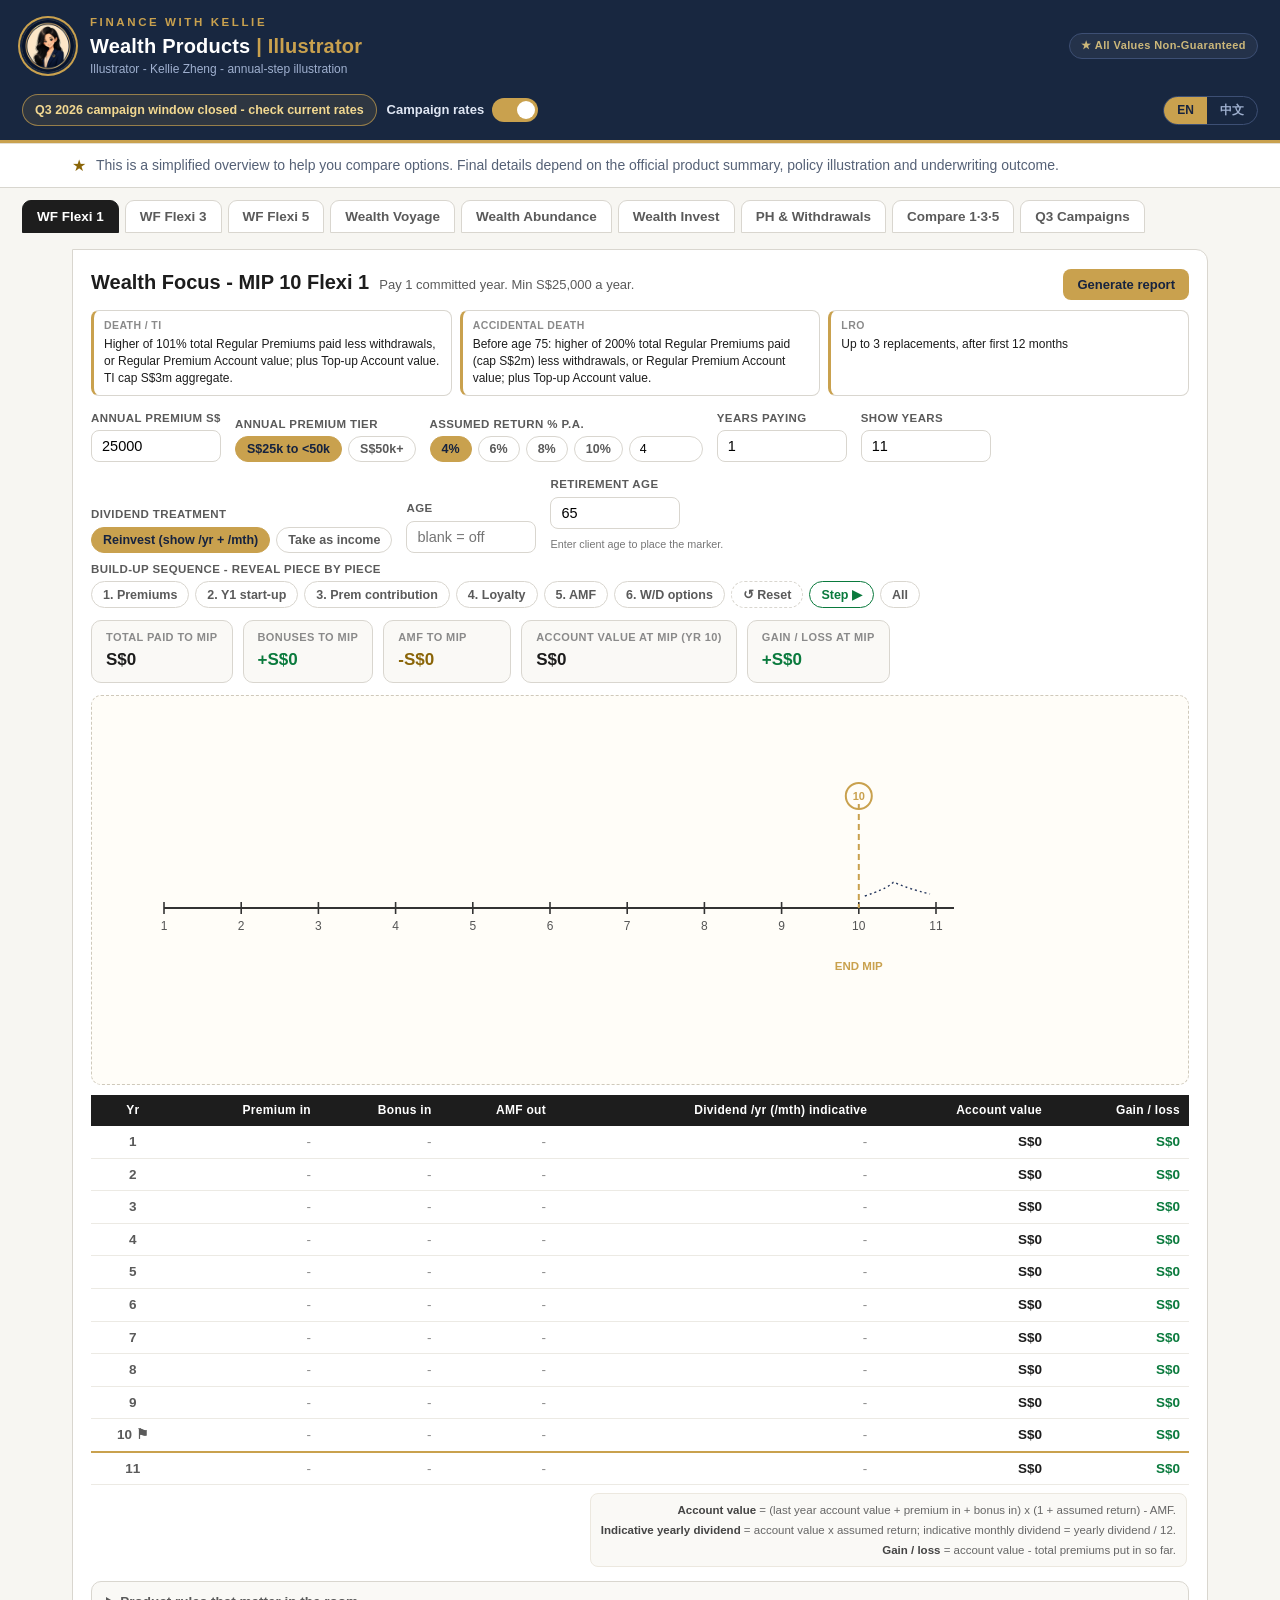
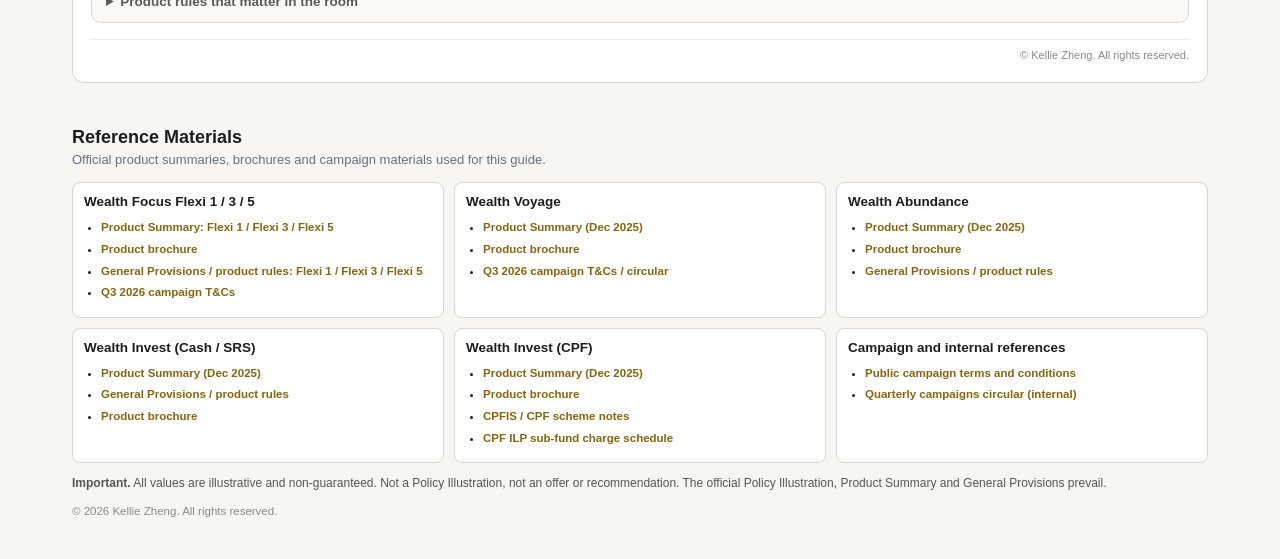
<file: wealth-products/index.html>
<!DOCTYPE html>
<html lang="en">
<head>
<meta charset="UTF-8">
<meta name="viewport" content="width=device-width, initial-scale=1.0">
<meta name="author" content="Kellie Zheng">
<title>Finance with Kellie - Wealth Products</title>
<style>
  :root{
    --red:#c9a14e; --red-dark:#8a6508; --ink:#1d1d1d; --grey:#5a5a5a; --faint:#8a8a8a;
    --paper:#f7f6f2; --card:#ffffff; --line:#d9d6cf; --good:#0a7a3d; --warn:#b25000;
    --hand-ink:#23355c;
  }
  *{box-sizing:border-box; margin:0; padding:0;}
  body{font-family:-apple-system,BlinkMacSystemFont,"Segoe UI","PingFang SC","Hiragino Sans GB","Microsoft YaHei",Roboto,Helvetica,Arial,sans-serif;
       background:var(--paper); color:var(--ink); font-size:15px; line-height:1.45;}
  .hand{font-family:"LingWai TC","HanziPen TC","HanziPen SC","Kaiti TC","Kaiti SC","Marker Felt","Bradley Hand","PingFang TC","PingFang SC","Microsoft YaHei",cursive; font-weight:700; color:var(--hand-ink);}
  :root{--navy:#182740; --gold:#c9a14e;}
  .mascot{width:52px;height:52px;border-radius:50%;flex:0 0 auto;box-shadow:0 0 0 2px var(--navy),0 0 0 4px var(--gold);}
  .report-btn{margin-left:auto;background:var(--gold);color:#16233f;border:none;border-radius:8px;padding:8px 14px;font-weight:800;font-size:13px;cursor:pointer;}
  .report-btn:hover{background:#b88a2c;}
  .report-modal-backdrop{position:fixed;inset:0;background:rgba(24,39,64,.38);display:none;align-items:center;justify-content:center;padding:22px;z-index:20;}
  .report-modal-backdrop.open{display:flex;}
  .report-modal{width:min(520px,100%);background:#fff;border:1px solid var(--line);border-radius:10px;box-shadow:0 18px 60px rgba(24,39,64,.24);padding:18px;}
  .report-modal h3{font-size:18px;margin-bottom:3px;}
  .report-modal .hint{font-size:12.5px;color:#687080;margin-bottom:12px;}
  .report-options{display:grid;gap:7px;margin:12px 0 16px;}
  .report-option{display:flex;align-items:flex-start;gap:8px;border:1px solid #ece8df;background:#faf9f6;border-radius:8px;padding:9px 10px;font-size:13px;color:#333;}
  .report-option input{margin-top:3px;accent-color:var(--gold);}
  .report-option b{display:block;font-size:13px;}
  .report-option span{display:block;font-size:11.5px;color:#777;margin-top:1px;}
  .report-actions{display:flex;justify-content:flex-end;gap:8px;}
  .report-actions button{border:1px solid var(--line);border-radius:8px;background:#fff;color:#555;padding:8px 12px;font-weight:800;cursor:pointer;}
  .report-actions button.primary{background:var(--gold);border-color:var(--gold);color:#16233f;}
  .copyline{margin-top:16px;padding-top:8px;border-top:1px solid #eceae4;font-size:11px;color:var(--faint);text-align:right;}
  .rules-print{font-size:13px;color:#333;margin-top:18px;line-height:1.5;}
  .rules-print h3{font-size:15px;border-top:2px solid var(--red);padding-top:10px;margin-bottom:10px;}
  .rules-print p{margin:10px 0;}
  .sources-print{font-size:12.5px;color:#444;}
  .sources-print p{margin:8px 0;}
  .report-copy{text-align:center;margin-top:60px;font-size:12px;color:var(--faint);}
  header{background:#182740; border-bottom:3px solid #c9a14e; padding:14px 22px; display:flex; flex-wrap:wrap; align-items:center; gap:16px;
         -webkit-print-color-adjust:exact; print-color-adjust:exact;}
  .brandline{font-size:11.5px; font-weight:700; letter-spacing:2.6px; color:#c9a14e; text-transform:uppercase;}
  header h1{font-size:20px; font-weight:800; letter-spacing:.2px; color:#fff; margin-top:1px;}
  header h1 span{color:#c9a14e; font-weight:600;}
  .subtle{color:#9fb0cf; font-size:12px;}
  header .switch{color:#dfe6f3;}
  .ng-note{margin-left:auto; font-size:11px; font-weight:600; color:#cdb87a; border:1px solid #3d4f74;
           background:rgba(255,255,255,.05); padding:4px 11px; border-radius:999px; letter-spacing:.4px; white-space:nowrap;}
  .pill{display:flex; align-items:center; justify-content:flex-start; gap:10px; flex:1 1 100%; flex-wrap:wrap; margin-left:0;}
  .langsw{display:flex; margin-left:auto; border:1px solid #3d4f74; border-radius:999px; overflow:hidden;}
  .langsw button{background:transparent; border:none; color:#9fb0cf; padding:5px 13px; font-size:12px; font-weight:700; cursor:pointer;}
  .langsw button.active{background:#c9a14e; color:#16233f;}
  .countdown{background:rgba(201,161,78,.12); border:1px solid rgba(201,161,78,.68); color:#f2d891; font-size:12.5px; padding:6px 12px; border-radius:999px; font-weight:700;}
  .switch{display:flex; align-items:center; gap:8px; font-size:13px; font-weight:600; cursor:pointer; user-select:none;}
  .switch .track{width:46px;height:24px;border-radius:999px;background:#cfcabf;position:relative;transition:.2s;}
  .switch .track::after{content:'';position:absolute;top:3px;left:3px;width:18px;height:18px;border-radius:50%;background:#fff;transition:.2s;}
  .switch.on .track{background:var(--gold);}
  .switch.on .track::after{left:25px;}
  nav.tabs{display:flex; flex-wrap:wrap; gap:6px; padding:12px 22px 0 22px;}
  nav.tabs button{border:1px solid var(--line); background:#fff; padding:8px 14px; border-radius:9px 9px 0 0; font-size:13.5px; font-weight:600; color:var(--grey); cursor:pointer;}
  nav.tabs button.active{background:var(--ink); color:#fff; border-color:var(--ink);}
  nav.tabs button .tag{display:inline-block; margin-left:6px; font-size:10px; background:var(--gold); color:#16233f; border-radius:4px; padding:1px 5px; vertical-align:middle;}
  main{padding:16px 22px 30px 22px; max-width:1180px; margin:0 auto;}
  .panel{background:var(--card); border:1px solid var(--line); border-radius:0 12px 12px 12px; padding:18px;}
  .prodhead{display:flex; flex-wrap:wrap; align-items:baseline; gap:10px; margin-bottom:6px;}
  .prodhead h2{font-size:20px;}
  .prodhead .tagline{color:var(--grey); font-size:13px;}
  .badge{font-size:11px; font-weight:800; color:#16233f; background:var(--gold); padding:2px 8px; border-radius:5px;}
  .badge.grey{background:#777;}
  .controls{display:flex; flex-wrap:wrap; gap:14px; margin:14px 0 8px 0; align-items:flex-end;}
  .ctrl{display:flex; flex-direction:column; gap:4px;}
  .ctrl label{font-size:11.5px; font-weight:700; color:var(--grey); text-transform:uppercase; letter-spacing:.4px;}
  .ctrl input[type=number], .ctrl select{border:1px solid var(--line); border-radius:8px; padding:7px 10px; font-size:14.5px; width:130px; background:#fff;}
  .chips{display:flex; gap:6px;}
  .chips button{border:1px solid var(--line); background:#fff; border-radius:999px; padding:5px 11px; font-size:12.5px; cursor:pointer; font-weight:600; color:var(--grey);}
  .chips button.active{background:var(--gold); border-color:var(--gold); color:#16233f;}
  .note-chip{font-size:12px; color:var(--warn); background:#fff7ef; border:1px solid #f0d9bd; padding:5px 10px; border-radius:8px; margin:6px 0;}
  .benefit-strip{display:flex; flex-wrap:wrap; gap:8px; margin:10px 0 2px 0;}
  .benefit-strip .benefit{background:#fff; border:1px solid var(--line); border-left:3px solid var(--red); border-radius:8px; padding:7px 10px; min-width:180px; flex:1 1 180px; font-size:12px;}
  .benefit-strip .benefit b{display:block; font-size:10.5px; text-transform:uppercase; letter-spacing:.4px; color:var(--faint); margin-bottom:2px;}
  .summary{display:flex; flex-wrap:wrap; gap:10px; margin:12px 0;}
  .stat{background:#faf9f6; border:1px solid var(--line); border-radius:10px; padding:9px 14px; min-width:128px;}
  .stat .k{font-size:11px; font-weight:700; color:var(--faint); text-transform:uppercase; letter-spacing:.4px;}
  .stat .v{font-size:17px; font-weight:700; margin-top:2px;}
  .stat .v.red{color:var(--red-dark);}
  .stat .v.good{color:var(--good);}
  .tl-wrap{overflow-x:auto; border:1px dashed #cfc9bb; border-radius:10px; background:#fffdf8; padding:6px 2px; margin:10px 0;}
  table.yrs{border-collapse:collapse; width:100%; font-size:13.5px; margin-top:10px;}
  table.yrs th{background:var(--ink); color:#fff; padding:7px 9px; text-align:right; font-size:12px; letter-spacing:.3px;}
  table.yrs th:first-child{text-align:center;}
  table.yrs td{border-bottom:1px solid #eceae4; padding:6px 9px; text-align:right; font-variant-numeric:tabular-nums;}
  table.yrs td:first-child{text-align:center; color:var(--grey); font-weight:600;}
  table.yrs tr.mipRow td{border-bottom:2px solid var(--red);}
  table.yrs tr:hover td{background:#fbf7ee;}
  table.yrs .pos{color:var(--good); font-weight:600;}
  table.yrs .neg{color:var(--red-dark);}
  table.yrs .dim{color:var(--faint);}
  .income-cell b{display:block; font-weight:800;}
  .income-cell small{display:block; color:#777; font-size:10.5px; line-height:1.15; margin-top:1px;}
  details.rules{margin-top:14px; border:1px solid var(--line); border-radius:10px; background:#faf9f6;}
  details.rules summary{cursor:pointer; font-weight:700; font-size:13.5px; padding:10px 14px; color:var(--grey);}
  details.rules .inner{padding:0 16px 14px 16px; font-size:13px; color:#333;}
  details.rules .inner p{margin:6px 0;}
  .facts{display:grid; grid-template-columns:repeat(auto-fit,minmax(230px,1fr)); gap:8px; margin-top:8px;}
  .fact{font-size:12.5px; background:#fff; border:1px solid var(--line); border-radius:8px; padding:8px 10px;}
  .fact b{display:block; font-size:11px; text-transform:uppercase; letter-spacing:.4px; color:var(--faint); margin-bottom:2px;}
  .camp-grid{display:grid; grid-template-columns:repeat(auto-fit,minmax(330px,1fr)); gap:14px;}
  .camp-card{background:#fff; border:1px solid var(--line); border-left:4px solid var(--red); border-radius:10px; padding:14px 16px;}
  .camp-card h3{font-size:15px; margin-bottom:4px;}
  .camp-card .when{font-size:12px; color:var(--grey); margin-bottom:8px;}
  .camp-card table{border-collapse:collapse; width:100%; font-size:12.5px; margin:6px 0;}
  .camp-card th{background:#f1efe9; padding:5px 7px; text-align:left; font-size:11.5px;}
  .camp-card td{border-bottom:1px solid #efede7; padding:5px 7px;}
  .camp-card .hl{color:var(--red-dark); font-weight:700;}
  .liq-tabs{display:flex; flex-wrap:wrap; gap:7px; margin:12px 0;}
  .liq-tabs button{border:1px solid var(--line); background:#fff; color:var(--grey); border-radius:8px; padding:7px 10px; font-size:12.5px; font-weight:700; cursor:pointer;}
  .liq-tabs button.active{background:var(--ink); color:#fff; border-color:var(--ink);}
  .charge-panel{background:#fff; border:1px solid var(--line); border-left:4px solid var(--red); border-radius:10px; padding:14px 16px; margin-top:10px;}
  .charge-panel h3{font-size:15px; margin-bottom:3px;}
  .charge-panel .when{font-size:13px; color:var(--grey);}
  .charge-kpis{display:grid; grid-template-columns:repeat(auto-fit,minmax(160px,1fr)); gap:8px; margin:10px 0;}
  .charge-kpi{background:#faf9f6; border:1px solid #ece8df; border-radius:8px; padding:8px 10px; font-size:12px;}
  .charge-kpi b{display:block; font-size:10.5px; text-transform:uppercase; letter-spacing:.35px; color:var(--faint); margin-bottom:2px;}
  .legend{display:flex; flex-wrap:wrap; gap:10px; font-size:11.5px; color:var(--grey); margin:8px 0 2px;}
  .legend span::before{content:''; display:inline-block; width:10px; height:10px; border-radius:50%; margin-right:5px; vertical-align:-1px; background:var(--dot);}
  .charge-flow{margin:12px 0; border:1px solid #ece8df; border-radius:10px; background:#fffdf8; padding:10px 12px; overflow-x:auto;}
  .flow-scale,.flow-row{display:grid; grid-template-columns:132px minmax(680px,1fr); gap:10px; align-items:center; min-width:822px;}
  .flow-scale{font-size:10.5px; color:var(--faint); font-weight:700; margin-top:6px; align-items:start;}
  .flow-track{position:relative; height:52px;}
  .flow-track::before{content:''; position:absolute; left:0; right:0; top:8px; border-top:1px solid #d8d3c8;}
  .flow-tick{position:absolute; top:0; height:16px; border-left:1px solid #bfb8ab;}
  .flow-tick span{position:absolute; top:17px; transform:translateX(-50%); color:#8b887f; font-size:10px; white-space:nowrap;}
  .flow-tick.mip{border-left-color:var(--red);}
  .flow-tick.mip span{color:var(--red); font-weight:800;}
  .flow-row{margin:16px 0;}
  .flow-name{text-align:right; color:var(--grey); font-size:11px; font-weight:800; letter-spacing:.35px;}
  .flow-lane{display:flex; flex-direction:column; gap:3px;}
  .flow-bar{position:relative; height:40px; border-radius:9px; background:#f5f1e8; overflow:visible;}
  .flow-seg{position:absolute; top:3px; bottom:3px; border-radius:7px; display:flex; flex-direction:column; align-items:center; justify-content:center; gap:1px; padding:0 8px; color:#fff; overflow:hidden; text-align:center; z-index:1;}
  .flow-seg b{font-size:11px; font-weight:800; white-space:nowrap; overflow:hidden; text-overflow:ellipsis; max-width:100%;}
  .flow-seg small{font-size:9.5px; font-weight:600; opacity:.92; white-space:nowrap; overflow:hidden; text-overflow:ellipsis; max-width:100%;}
  .flow-seg.blocked{background:repeating-linear-gradient(45deg,#c6c0b3 0 6px,#b9b3a6 6px 12px);}
  .flow-seg.charged{background:#b25000;}
  .flow-seg.free{background:#0a7a3d;}
  .flow-seg.gold{background:#b8860b;}
  .flow-special{position:relative; height:18px;}
  .flow-pill{position:absolute; bottom:0; height:6px; border-radius:999px; background:#b8860b; opacity:.95;}
  .flow-pill em{position:absolute; left:2px; bottom:8px; font-style:normal; font-size:9.5px; font-weight:700; color:#8a6508; white-space:nowrap;}
  .flow-marker{position:absolute; top:0; bottom:0; border-left:2px dashed var(--red); z-index:4;}
  .flow-marker.scale-mip{top:0; bottom:auto; height:16px;}
  .flow-marker b{position:absolute; top:17px; transform:translateX(-50%); color:var(--red); font-size:10.5px; font-weight:800; white-space:nowrap; background:#fffdf8; border:1px solid var(--red); border-radius:999px; padding:1px 7px;}
  .charge-table{width:100%; border-collapse:collapse; font-size:12.5px; margin-top:12px;}
  .charge-table th{background:#f1efe9; color:#555; text-align:left; padding:7px 8px; font-size:11px; text-transform:uppercase; letter-spacing:.35px;}
  .charge-table td{border-bottom:1px solid #efede7; padding:8px; vertical-align:top;}
  .charge-table td:first-child{font-weight:800; color:#333;}
  .period-title{margin-top:14px; font-size:12px; text-transform:uppercase; letter-spacing:.4px; color:#555;}
  .period-scroll{overflow-x:auto; border:1px solid #ece8df; border-radius:8px; margin-top:6px;}
  .period-table{width:100%; min-width:820px; border-collapse:collapse; font-size:11.8px; background:#fff;}
  .period-table th{background:#f7f4ed; color:#555; text-align:left; padding:7px 8px; font-size:10.5px; text-transform:uppercase; letter-spacing:.35px; white-space:nowrap;}
  .period-table td{border-top:1px solid #efede7; padding:7px 8px; vertical-align:top;}
  .period-table .period{font-weight:800; color:#333; white-space:nowrap;}
  .period-table .muted-cell{color:#777;}
  .formula-note{font-size:11.5px; color:#666; text-align:right; margin:8px 2px 14px auto; width:fit-content; max-width:calc(100% - 48px); overflow-x:auto; white-space:nowrap; background:#faf9f6; border:1px solid #ece8df; border-radius:8px; padding:8px 10px;}
  .formula-note div+div{margin-top:3px;}
  .formula-note b{color:#444;}
  .age-hint{font-size:10.8px; color:#777; margin-top:4px;}
  .report-info-page{font-size:12px;}
  .report-info-page .prodhead{margin-top:10px;}
  .report-info-page .rules-print{font-size:12.4px; line-height:1.55; margin-top:0;}
  .report-info-page .rules-print h3{font-size:14px; margin-bottom:12px;}
  .report-info-page .rules-print p{border-bottom:1px solid #eee9df; margin:0 0 10px; padding-bottom:9px;}
  .report-info-page .rules-print p:last-child{border-bottom:0; margin-bottom:14px;}
  .report-info-page .rules-print p b{display:block; margin-bottom:2px; color:#222;}
  .report-info-page .important-title{font-size:14px; font-weight:800; color:#333; margin:18px 0 8px;}
  .report-info-page .sources-print p{margin:7px 0; line-height:1.45;}
  .reference-materials{margin:14px 0 12px; color:var(--ink);}
  .reference-materials h3{font-size:18px; line-height:1.2; margin:0;}
  .reference-materials .ref-sub{margin:3px 0 12px; color:#687080; font-size:13px;}
  .source-grid{display:grid; grid-template-columns:repeat(3,minmax(0,1fr)); gap:10px;}
  .source-block{background:#fff; border:1px solid var(--line); border-radius:8px; padding:11px;}
  .source-block h4{font-size:13.5px; line-height:1.25; margin:0 0 8px; color:var(--ink);}
  .source-block ul{margin:0; padding-left:17px;}
  .source-block li{margin:5px 0; color:var(--ink);}
  .source-block span{color:var(--red-dark); font-weight:700;}
  .source-block a{color:var(--red-dark); font-weight:700; text-decoration:none;}
  .source-block a:hover{text-decoration:underline;}
  .important-copy{font-size:12px; color:#555; margin-top:12px;}
  .important-copy p{margin:5px 0;}
  .report-info-page .reference-materials{margin:10px 0 8px;}
  .report-info-page .reference-materials h3{font-size:14px;}
  .report-info-page .reference-materials .ref-sub{font-size:10.8px; margin:2px 0 7px;}
  .report-info-page .source-grid{gap:7px;}
  .report-info-page .source-block{border-radius:6px; padding:7px 8px;}
  .report-info-page .source-block h4{font-size:10.8px; margin-bottom:3px;}
  .report-info-page .source-block ul{padding-left:13px;}
  .report-info-page .source-block li{font-size:10.2px; margin:2px 0;}
  .report-info-page .important-copy{font-size:10.8px; margin-top:8px;}
  footer{max-width:1180px; margin:8px auto 40px auto; padding:0 22px; color:var(--faint); font-size:11.5px;}
  footer p{margin:5px 0;}
  .cmp-grid{display:grid; grid-template-columns:repeat(auto-fit,minmax(250px,1fr)); gap:14px; margin-top:14px;}
  .cmp-card{background:#fff; border:1px solid var(--line); border-radius:10px; padding:14px;}
  .cmp-card h3{font-size:15px; border-bottom:2px solid var(--red); padding-bottom:6px; margin-bottom:8px;}
  .cmp-card .row{display:flex; justify-content:space-between; font-size:13px; padding:4px 0; border-bottom:1px dashed #eee;}
  .cmp-card .row b{font-variant-numeric:tabular-nums;}
  .muted{color:var(--faint);}
  .overview-note{background:#fff; border-top:1px solid #e4dfd2; border-bottom:1px solid #d8d6cf; color:#556176; font-size:14px; line-height:1.35;}
  .overview-note .inner{max-width:1180px; margin:0 auto; padding:12px 22px; display:flex; align-items:flex-start; gap:10px;}
  .overview-note .star{color:var(--red-dark); font-size:16px; line-height:1.2; flex:0 0 auto;}
  #print-extra{display:none;}
  @page{margin:0;}
  @media print{
    nav.tabs, .overview-note, .controls, .ctrl, .chips, .liq-tabs, .pill, .report-btn, .note-chip,
    details.rules, footer, .foot-copy, .copyline, .report-copy, .report-modal-backdrop{display:none !important;}
    html,body{margin:0;}
    body{background:#fff; padding:10mm 12mm 8mm;}
    body::after{
      content:"";
      position:fixed;
      left:0;
      right:0;
      bottom:0;
      height:9mm;
      background:#fff;
      z-index:2147483647;
      pointer-events:none;
    }
    header{border-bottom-width:3px; padding:8px 12px;}
    main{padding:6px 0;}
    .panel{border:none; padding:4px 0; border-radius:0;}
    .prodhead{margin-bottom:4px;}
    .prodhead .tagline{display:none;}
    .summary{display:grid; grid-template-columns:repeat(var(--summary-cols,5), minmax(0,1fr)); gap:7px; align-items:stretch;}
    .summary .stat{min-width:0; padding:7px 8px; border-radius:8px;}
    .summary .stat .k{font-size:9.3px; line-height:1.18; letter-spacing:.18px;}
    .summary .stat .v{font-size:14.4px; line-height:1.15;}
    table.yrs th:first-child, table.yrs td:first-child{min-width:52px;}
    body.report-hide-main-panel #app > .panel{display:none !important;}
    body.report-hide-illustration .benefit-strip,
    body.report-hide-illustration .facts,
    body.report-hide-illustration .summary,
    body.report-hide-illustration .tl-wrap{display:none !important;}
    body.report-hide-table .table-print-page{display:none !important;}
    body.report-hide-charge-timeline .charge-kpis,
    body.report-hide-charge-timeline .charge-flow,
    body.report-hide-charge-timeline .legend{display:none !important;}
    body.report-hide-period .period-title,
    body.report-hide-period .period-scroll{display:none !important;}
    body.report-hide-charge-table .charge-table{display:none !important;}
    .tl-wrap{border:none; background:#fff; overflow:visible;}
    .tl-wrap svg, .camp-card svg{max-width:100%; height:auto;}
    #print-extra{display:block;}
    .print-page{page-break-before:always;}
    .table-print-page{page-break-before:always;}
    body.report-hide-illustration .table-print-page{page-break-before:auto;}
    .yrs tr{page-break-inside:avoid;}
    *{-webkit-print-color-adjust:exact !important; print-color-adjust:exact !important;}
    .flow-row, .charge-flow{page-break-inside:avoid;}
  }
</style>
</head>
<body>

<header>
  <img class="mascot" src="[data-uri]" alt="Finance with Kellie mascot">
  <div>
    <div class="brandline">Finance with Kellie</div>
    <h1>Wealth Products <span>| Illustrator</span></h1>
    <div class="subtle" id="subline">Illustrator - Kellie Zheng - annual-step illustration</div>
  </div>
  <div class="ng-note" id="ngNote">&#9733; All Values Non-Guaranteed</div>
  <div class="pill">
    <div class="countdown" id="countdown"></div>
    <div class="switch on" id="campSwitch" onclick="toggleCampaign()">
      <span id="campLabel">Campaign rates</span><div class="track"></div>
    </div>
    <div class="langsw"><button id="langBtnEn" class="active" onclick="if(G.lang!=='en')toggleLang()">EN</button><button id="langBtnCn" onclick="if(G.lang!=='cn')toggleLang()">&#20013;&#25991;</button></div>
  </div>
</header>

<div class="overview-note">
  <div class="inner"><span class="star">&#9733;</span><span id="overviewNoteText">This is a simplified overview to help you compare options. Final details depend on the official product summary, policy illustration and underwriting outcome.</span></div>
</div>

<nav class="tabs" id="tabs"></nav>
<main id="app"></main>
<div class="report-modal-backdrop" id="reportModal" aria-hidden="true"></div>

<footer id="footx"></footer>

<script>
"use strict";
/* ================= shared state ================= */
const G = { campaign:true, tab:'wf1', lang:'en', liqProduct:'wf1', liqCharge:'withdrawals' };
function tr(en, cn){ return G.lang==='cn' ? cn : en; }

/* footer text - the deploy scrub swaps these for the client-facing wording */
const FOOT = {
  showSources: true,
  srcEn: 'Adviser working aid. Rates from the official HSBC Life Product Summaries (Wealth Voyage and Wealth Abundance Dec 2025, Wealth Focus Flexi 1/3/5 Feb 2026, Wealth Invest Dec 2025), product brochures, public campaign T&Cs and the quarterly campaigns circular (internal). This illustration runs annual steps on the hand-sheet convention, so the official Benefit Illustration will differ slightly.',
  srcCn: '顾问工作工具。数据来源：汇丰人寿官方产品摘要（Wealth Voyage 与 Wealth Abundance 2025年12月、Wealth Focus Flexi 1/3/5 2026年2月、Wealth Invest 2025年12月）、产品手册、公开活动条款及季度活动通告（内部）。本示意图按手稿方式逐年计算，与官方利益演示会略有差异。',
  impEn: 'All values are illustrative and non-guaranteed. Not a Policy Illustration, not an offer or recommendation. The official Policy Illustration, Product Summary and General Provisions prevail.',
  impCn: '所有数值仅供说明，均非保证。本页不是保单利益演示，也不构成要约或建议。一切以官方利益演示、产品摘要及保单条款为准。'
};
function referenceMaterialsHtml(){
  const referenceBase = () => {
    if(location.hostname.endsWith('github.io')) return '.';
    if(location.protocol === 'file:') return location.pathname.includes('/live/') ? '../..' : '..';
    if(location.pathname.includes('/Product%20Timelines/live/') || location.pathname.includes('/Product Timelines/live/')) return '../..';
    if(location.pathname.includes('/live/')) return '..';
    return '.';
  };
  const base = referenceBase();
  const doc = path => `${base}/${path}`;
  const link = (label, href) => ({label, href});
  const group = (label, links) => ({label, links});
  const sourceItem = item => {
    if(typeof item === 'string') return `<span>${item}</span>`;
    if(item.links) return `<span>${item.label}: ${item.links.map(x=>`<a href="${x.href}" target="_blank" rel="noopener">${x.label}</a>`).join(' / ')}</span>`;
    return `<a href="${item.href}" target="_blank" rel="noopener">${item.label}</a>`;
  };
  const cards = [
    [tr('Wealth Focus Flexi 1 / 3 / 5','Wealth Focus Flexi 1 / 3 / 5'), [
      group(tr('Product Summary','产品摘要'), [
        link('Flexi 1', doc('HSBC Products/investmentrelatedplans/Product Summary/Wealth Focus 1.pdf')),
        link('Flexi 3', doc('HSBC Products/investmentrelatedplans/Product Summary/Wealth Focus 3.pdf')),
        link('Flexi 5', doc('HSBC Products/investmentrelatedplans/Product Summary/Wealth Focus 5.pdf'))
      ]),
      link(tr('Product brochure','产品手册'), doc('HSBC Products/investmentrelatedplans/HSBC Life Wealth Focus product brochure (English) (9 February 2026).pdf')),
      group(tr('General Provisions / product rules','一般条款 / 产品规则'), [
        link('Flexi 1', doc('HSBC Products/investmentrelatedplans/Specimen HSBC Life Wealth Focus GP v1.9 (circulation 22Dec)_MIP10Flexi1 (clean) (003).pdf')),
        link('Flexi 3', doc('HSBC Products/investmentrelatedplans/Specimen HSBC Life Wealth Focus GP v1.9 (circulation 22Dec)_MIP10Flexi3 (clean).pdf')),
        link('Flexi 5', doc('HSBC Products/investmentrelatedplans/Specimen HSBC Life Wealth Focus GP v1.9 (circulation 22Dec)_MIP10Flexi5 (clean) (003).pdf'))
      ]),
      link(tr('Q3 2026 campaign T&Cs','2026年第三季优惠条款'), 'https://www.insurance.hsbc.com.sg/content/dam/hsbc/insn/documents/investments/products/hsbc-life-wealth-focus-campaigns-tcs.pdf')
    ]],
    [tr('Wealth Voyage','Wealth Voyage'), [
      link(tr('Product Summary (Dec 2025)','产品摘要（2025年12月）'), doc('HSBC Products/investmentrelatedplans/Product Summary/Wealth Voyage PS_Dec25.pdf')),
      link(tr('Product brochure','产品手册'), doc('HSBC Products/investmentrelatedplans/HSBC Life Wealth Voyage product brochure (English) (Feb 2026).pdf')),
      tr('Q3 2026 campaign T&Cs / circular','2026年第三季优惠条款 / 通告')
    ]],
    [tr('Wealth Abundance','Wealth Abundance'), [
      link(tr('Product Summary (Dec 2025)','产品摘要（2025年12月）'), doc('HSBC Products/investmentrelatedplans/Product Summary/Wealth Abundance PS_Dec25.pdf')),
      link(tr('Product brochure','产品手册'), doc('HSBC Products/investmentrelatedplans/HSBC Life Wealth Abundance product brochure (English) (Feb 2026).pdf')),
      link(tr('General Provisions / product rules','一般条款 / 产品规则'), doc('HSBC Products/investmentrelatedplans/HSBC Life Wealth Abundance GP_Dec25.pdf'))
    ]],
    [tr('Wealth Invest (Cash / SRS)','Wealth Invest（现金 / SRS）'), [
      link(tr('Product Summary (Dec 2025)','产品摘要（2025年12月）'), doc('HSBC Products/investmentrelatedplans/Product Summary/Wealth Invest (Cash_SRS) PS_Dec25.pdf')),
      link(tr('General Provisions / product rules','一般条款 / 产品规则'), doc('HSBC Products/investmentrelatedplans/HSBC Life Wealth Invest (Cash_SRS) GP_Dec25.pdf')),
      link(tr('Product brochure','产品手册'), 'https://www.insurance.hsbc.com.sg/content/dam/hsbc/insn/documents/savings-investments/hsbc-life-wealth-invest-brochure.pdf')
    ]],
    [tr('Wealth Invest (CPF)','Wealth Invest（CPF）'), [
      link(tr('Product Summary (Dec 2025)','产品摘要（2025年12月）'), doc('HSBC Products/investmentrelatedplans/Product Summary/Wealth Invest (CPF) PS_Dec25.pdf')),
      link(tr('Product brochure','产品手册'), 'https://www.insurance.hsbc.com.sg/content/dam/hsbc/insn/documents/savings-investments/hsbc-life-wealth-invest-brochure.pdf'),
      link(tr('CPFIS / CPF scheme notes','CPFIS / CPF 计划说明'), doc('HSBC Products/investmentrelatedplans/HSBC Life Wealth Invest (CPF) GP_Dec25.pdf')),
      link(tr('CPF ILP sub-fund charge schedule','CPF ILP 子基金费用表'), doc('Fund Fact Sheets/HSBC Life investment link plan sub fund infomation.pdf'))
    ]],
    [tr('Campaign and internal references','优惠及内部资料'), [tr('Public campaign terms and conditions','公开优惠条款'), tr('Quarterly campaigns circular (internal)','季度优惠通告（内部）')]]
  ];
  return `<section class="reference-materials">
    <h3>${tr('Reference Materials','参考资料')}</h3>
    <p class="ref-sub">${tr('Official product summaries, brochures and campaign materials used for this guide.','本工具使用的官方产品摘要、产品手册及优惠资料。')}</p>
    <div class="source-grid">${cards.map(([name, items])=>`<div class="source-block"><h4>${name}</h4><ul>${items.map(x=>`<li>${sourceItem(x)}</li>`).join('')}</ul></div>`).join('')}</div>
  </section>`;
}
function importantInfoHtml(){
  return `<div class="important-copy"><p><b>${tr('Important.','重要说明。')}</b> ${tr(FOOT.impEn, FOOT.impCn)}</p></div>`;
}
function renderFooter(){
  document.getElementById('footx').innerHTML =
    (FOOT.showSources ? referenceMaterialsHtml() : '') +
    `${importantInfoHtml()}
     <p class="foot-copy" style="margin-top:10px;">&copy; 2026 Kellie Zheng. All rights reserved.</p>`;
}
function renderOverviewNote(){
  document.getElementById('overviewNoteText').textContent = tr(
    'This is a simplified overview to help you compare options. Final details depend on the official product summary, policy illustration and underwriting outcome.',
    '这是简化版概览，方便比较不同方案。最终细节以官方产品摘要、保单利益演示及核保结果为准。'
  );
}
function toggleLang(){
  G.lang = G.lang==='en' ? 'cn' : 'en';
  document.getElementById('langBtnEn').classList.toggle('active', G.lang==='en');
  document.getElementById('langBtnCn').classList.toggle('active', G.lang==='cn');
  document.getElementById('ngNote').textContent = tr('★ All Values Non-Guaranteed','★ 所有数值均非保证');
  document.getElementById('campLabel').textContent = tr('Campaign rates','优惠利率');
  document.getElementById('subline').textContent = tr('Illustrator - Kellie Zheng - annual-step illustration','示意工具 - Kellie Zheng - 逐年示意');
  refreshCountdown();
  renderOverviewNote();
  renderFooter();
  render();
}

const fmt  = n => (n<0?'-':'') + 'S$' + Math.abs(Math.round(n)).toLocaleString('en-US');
const fmt2 = n => 'S$' + (Math.round(n*100)/100).toLocaleString('en-US',{minimumFractionDigits:2,maximumFractionDigits:2});
const pct  = n => (Math.round(n*10000)/100) + '%';

/* =====================================================================
   QUARTERLY CAMPAIGN SETTINGS - the ONLY block to edit each quarter.
   Source: the quarter's Insurance Product Campaigns pack.
   After editing: save, check one product in the browser with
   the campaign toggle on, then replace index.html on GitHub
   (repo > Add file > Upload files > Commit). Live in about a minute.
   ===================================================================== */
const CAMPAIGN = {
  name: 'Q3 2026',
  lastSubmission: '2026-09-30T23:59:59+08:00',   /* last submission datetime */
  labelDate: '30 Sep 2026',                      /* as shown in the header   */
  voyage: {
    /* Start-up bonus DURING CAMPAIGN: [year 1, year 2] by band and MIP.
       Bands: 1 = $3,600-11,999 | 2 = $12,000-23,999 | 3 = $24,000+    */
    sub: {1:{15:[.15,.15],20:[.20,.25],25:[.25,.45]},
          2:{15:[.40,.20],20:[.40,.40],25:[.50,.50]},
          3:{15:[.50,.20],20:[.50,.40],25:[.60,.50]}},
    loyaltyMult: 2      /* campaign loyalty = standard rate x this (1 = no uplift) */
  },
  focus: {
    /* Campaign start-up bonus by Flexi Term: [low band, high band] */
    ft1:[.05,.10],      /* Flexi 1: no campaign uplift              */
    ft3:[.10,.20],
    ft5:[.12,.30],
    bandFloor:{ft1:50000, ft3:18000, ft5:12000}    /* high band starts at */
  }
};
/* Standard (non-campaign) tables - product level, rarely change */
const STANDARD = {
  voyage: { sub: {1:{15:[.15,.15],20:[.20,.25],25:[.25,.45]},
                  2:{15:[.20,.20],20:[.20,.40],25:[.30,.50]},
                  3:{15:[.20,.20],20:[.20,.40],25:[.30,.50]}} },
  focus:  { ft1:[.05,.10], ft3:[.06,.12], ft5:[.075,.15] }
};
/* ===================== end quarterly settings ====================== */

/* ================= product configs ================= */
function wfSub(ft, P, camp){
  const key = 'ft'+ft;
  const hi = P >= CAMPAIGN.focus.bandFloor[key];
  const t = (camp ? CAMPAIGN : STANDARD).focus[key];
  return hi ? t[1] : t[0];
}
const wfLoyalty = {1:.0070, 3:.0010, 5:.0035};   /* p.a. of RPA value, monthly after MIP - PS v1.51 Feb 2026 per Flexi Term */
const PREMIUM_BANDS = {
  wf1:[{label:'S$25k to <50k', cn:'S$2.5万至5万以下', value:25000, test:P=>P>=25000 && P<50000},
       {label:'S$50k+', cn:'S$5万及以上', value:50000, test:P=>P>=50000}],
  wf3:[{label:'S$9k to <18k', cn:'S$9千至1.8万以下', value:9000, test:P=>P>=9000 && P<18000},
       {label:'S$18k+', cn:'S$1.8万及以上', value:18000, test:P=>P>=18000}],
  wf5:[{label:'S$6k to <12k', cn:'S$6千至1.2万以下', value:6000, test:P=>P>=6000 && P<12000},
       {label:'S$12k+', cn:'S$1.2万及以上', value:12000, test:P=>P>=12000}],
  voyage:[{label:'S$3.6k to <12k', cn:'S$3,600至1.2万以下', value:3600, test:P=>P>=3600 && P<12000},
          {label:'S$12k to <24k', cn:'S$1.2万至2.4万以下', value:12000, test:P=>P>=12000 && P<24000},
          {label:'S$24k+', cn:'S$2.4万及以上', value:24000, test:P=>P>=24000}],
  abundance:[{label:'S$6k to <24k', cn:'S$6千至2.4万以下', value:6000, test:P=>P>=6000 && P<24000},
             {label:'S$24k to <42k', cn:'S$2.4万至4.2万以下', value:24000, test:P=>P>=24000 && P<42000},
             {label:'S$42k+', cn:'S$4.2万及以上', value:42000, test:P=>P>=42000}]
};

function voySub(P, mip, camp){
  const band = P>=24000 ? 3 : (P>=12000 ? 2 : 1);
  return (camp ? CAMPAIGN.voyage.sub : STANDARD.voyage.sub)[band][mip];
}
/* Wealth Abundance start-up bonus bands - PS Dec 2025 */
function abuSub(P){ return P>=42000 ? .12 : P>=24000 ? .10 : .08; }
/* Voyage power-up bonus ladder (p.a. of RPA value, monthly, until end of MIP) - Product Summary Dec 2025 */
function voyPower(y, mip){
  if(mip===15) return (y>=6 && y<=15) ? .0020 : 0;
  if(mip===20) return y<3?0 : y<=5?.0010 : y<=10?.0030 : y<=15?.0050 : y<=20?.0070 : 0;
  if(mip===25) return y<3?0 : y<=5?.0010 : y<=10?.0040 : y<=15?.0070 : y<=20?.0080 : y<=25?.0100 : 0;
  return 0;
}
const voyLoyalty = {15:.0100, 20:.0110, 25:.0120};   /* x2 during campaign window */
const voyAmfRate = {15:.0230, 20:.0215, 25:.0215};
const voyAmfCap  = {15:12, 20:16, 25:19};

/* ================= engine (annual approximation, hand-sheet convention) ================= */
function run(prodId, s){
  const camp = G.campaign;
  const rows = []; let val = 0, tpp = 0;
  let totBonus = 0, totAMF = 0;
  const r = s.ret/100, d = (s.divRate!==undefined ? s.divRate : s.ret)/100;
  const mip = s.mip || 10;

  const on = k => layerOn(s, k);
  for(let y=1; y<=s.horizon; y++){
    const paying = y <= s.payYears && on('prem');
    const prem = paying ? s.P : 0;
    let credits = 0; const parts = [];

    if(prodId==='voyage'){
      const [s1,s2] = voySub(s.P, mip, camp);
      if(y===1 && prem>0 && on('sub1')){ credits += s1*prem; parts.push('Start-up Y1 '+pct(s1)+' = '+fmt(s1*prem)); }
      if(y===2 && prem>0 && on('sub2')){ credits += s2*prem; parts.push('Start-up Y2 '+pct(s2)+' = '+fmt(s2*prem)); }
      const pu = on('pu') ? voyPower(y, mip) : 0;
      if(pu>0 && val>0){ credits += pu*val; parts.push('Power-up '+pct(pu)+' = '+fmt(pu*val)); }
      if(y>mip && val>0 && on('loy')){ const lr = voyLoyalty[mip]*(camp?CAMPAIGN.voyage.loyaltyMult:1); credits += lr*val; parts.push('Loyalty '+pct(lr)+' = '+fmt(lr*val)); }
    }
    else if(prodId==='wf1'||prodId==='wf3'||prodId==='wf5'){
      const ft = prodId==='wf1'?1:prodId==='wf3'?3:5;
      if(y===1 && prem>0 && on('sub1')){ const sb = wfSub(ft, s.P, camp); credits += sb*prem; parts.push('Start-up '+pct(sb)+' = '+fmt(sb*prem)); }
      if(ft===1 && y>=2 && y<=mip && paying && on('pcb')){ credits += .01*prem; parts.push('Premium contribution 1% = '+fmt(.01*prem)); }
      const lr = wfLoyalty[ft];
      if(y>mip && lr && val>0 && on('loy')){ credits += lr*val; parts.push('Loyalty '+pct(lr)+' = '+fmt(lr*val)); }
    }
    else if(prodId==='abundance'){
      if(y===1 && prem>0 && on('sub1')){ const sb = abuSub(s.P); credits += sb*prem; parts.push('Start-up '+pct(sb)+' = '+fmt(sb*prem)); }
      if(y>=5 && y<=mip && val>0 && on('pu')){ credits += .001*val; parts.push('Power-up 0.10% = '+fmt(.001*val)); }
      if(y>mip && val>0 && on('loy')){ credits += .003*val; parts.push('Loyalty 0.30% = '+fmt(.003*val)); }
    }
    else if(prodId==='invest'){
      /* single premium: year 1 only, premium charge deducted */
      const pc = s.funding==='cpf' ? 0 : s.chargeRate;
      if(y===1 && prem>0){ credits -= pc/100*prem; if(pc>0) parts.push('Premium charge '+pc+'% = -'+fmt(pc/100*prem)); }
    }

    const open = val + prem + credits;
    tpp += prem; totBonus += Math.max(credits,0);

    let growth = r, divOut = 0;
    if(s.divMode==='payout'){ divOut = open*d; growth = r - d; }
    const gross = open*(1+growth);

    let amf = 0;
    if(on('amf')){
      if(prodId==='voyage'){
        amf = y<=mip ? voyAmfRate[mip]*s.P*Math.min(y, voyAmfCap[mip])
                     : .01*s.P*mip;
      } else if(prodId==='wf1'||prodId==='wf3'||prodId==='wf5'){
        const ft = prodId==='wf1'?1:prodId==='wf3'?3:5;
        amf = (y<=mip ? .025 : .010)*s.P*Math.min(y, ft);
      } else if(prodId==='abundance'){
        amf = (y<=mip ? .021 : .006)*gross;
      } /* invest: no policy-level AMF in this illustration; fund-level charges are disclosed separately */
    }

    val = gross - amf;
    totAMF += amf;
    rows.push({y, prem, credits, parts, amf, divOut,
               mdiv: (s.divMode==='payout'? open*d/12 : val*d/12),
               val, tpp});
  }
  const atMip = rows[Math.min(mip, rows.length)-1];
  return {rows, tpp, totBonus, totAMF, mip,
          valAtMip: atMip ? atMip.val : 0,
          end: rows[rows.length-1]};
}

/* ================= timeline SVG ================= */
function tlSVG(o){
  /* o: {years, mip, payYears, startAge, retirementAge, withdrawalGuide, subLabel, sub2Label, amfLabel, amfAfterLabel, puSegs, puLabel, loyLabel, premLabel} */
  const ageRow = o.startAge!==null && o.startAge!==undefined && o.startAge!=='';
  const retirementAge = o.retirementAge!==null && o.retirementAge!==undefined && o.retirementAge!=='' ? +o.retirementAge : null;
  const retirementYear = ageRow && retirementAge!==null && retirementAge>=+o.startAge ? Math.round(retirementAge - +o.startAge + 1) : null;
  const hasWithdrawalGuide = Array.isArray(o.withdrawalGuide) && o.withdrawalGuide.length;
  const N = Math.max(o.years, 2);
  const W = Math.max(960, N*46+150), H = ageRow ? (hasWithdrawalGuide?505:450) : (hasWithdrawalGuide?425:370), x0 = 70, x1 = W-118, yL = 206;
  const X = yr => x0 + (x1-x0)*(yr-1)/(N-1);
  let s = '';
  const hand = G.lang==='cn'
    ? "font-family:-apple-system,BlinkMacSystemFont,'PingFang SC','PingFang TC','Hiragino Sans GB','Microsoft YaHei','Noto Sans CJK SC',sans-serif;font-weight:900;font-style:normal;letter-spacing:0;"
    : "font-family:'LingWai TC','HanziPen TC','HanziPen SC','Kaiti TC','Kaiti SC','Marker Felt','Bradley Hand','PingFang TC','PingFang SC','Microsoft YaHei',cursive;font-weight:700;";
  const guideFill = {blocked:'#bdb8ae', charged:'#b05a1a', special:'#bf9228', free:'#2f7d45'};
  /* axis - starts at policy year 1, no S0 */
  s += `<line x1="${x0}" y1="${yL}" x2="${x1+18}" y2="${yL}" stroke="#333" stroke-width="2"/>`;
  if(ageRow){
    s += `<text x="${x0-28}" y="${yL+22}" text-anchor="end" font-size="10.5" fill="#777" font-weight="700">${tr('yr','年')}</text>
          <text x="${x0-28}" y="${yL+42}" text-anchor="end" font-size="10.5" fill="#777" font-weight="700">${tr('age','年龄')}</text>`;
  }
  for(let y=1; y<=N; y++){
    const x=X(y);
    const lab = (N<=20 || y%5===0 || y===1 || y===N);
    s += `<line x1="${x}" y1="${yL-6}" x2="${x}" y2="${yL+6}" stroke="#333" stroke-width="1.6"/>`;
    if(lab) s += `<text x="${x}" y="${yL+22}" text-anchor="middle" font-size="12" fill="#555">${y}</text>`;
    if(ageRow){
      const age = +o.startAge + y - 1;
      s += `<text x="${x}" y="${yL+42}" text-anchor="middle" font-size="10.5" fill="#777">${G.lang==='cn'? age+'岁' : (y===1? tr('age ','')+age : age)}</text>`;
    }
  }
  /* retirement marker - only shown when client age and retirement age are both entered */
  if(retirementYear && retirementYear>=1 && retirementYear<=N){
    const rx = X(retirementYear);
    const nearMip = o.mip<=N && Math.abs(retirementYear-o.mip)<0.45;
    const labelY = nearMip ? yL+92 : yL+68;
    const labelX = nearMip ? rx+42 : rx;
    s += `<line x1="${rx}" y1="${yL-94}" x2="${rx}" y2="${yL+48}" stroke="#23355c" stroke-width="1.8" stroke-dasharray="3 4"/>
          <circle cx="${rx}" cy="${yL-104}" r="13" fill="#fffdf8" stroke="#23355c" stroke-width="2"/>
          <text x="${rx}" y="${yL-100}" text-anchor="middle" font-size="10.5" fill="#23355c" font-weight="800">${retirementAge}</text>
          <text x="${labelX}" y="${labelY}" text-anchor="middle" font-size="11.5" fill="#23355c" font-weight="800">${tr('RETIRE','退休')} &#183; ${G.lang==='cn'?retirementAge+'岁':'age '+retirementAge}</text>`;
  }
  /* premium arrows - one per paying year, on the tick */
  for(let y=1; y<=o.payYears && y<=N; y++){
    const x=X(y);
    s += `<line x1="${x}" y1="${yL-52}" x2="${x}" y2="${yL-10}" stroke="#c9a14e" stroke-width="2"/>
          <path d="M${x-4.5} ${yL-18} L${x} ${yL-9} L${x+4.5} ${yL-18} Z" fill="#c9a14e"/>`;
  }
  if(o.payYears>0 && o.premLabel){
    const xm = (X(1)+X(Math.min(o.payYears,N)))/2;
    s += `<text x="${xm}" y="${yL-60}" text-anchor="middle" font-size="13.5" fill="#c9a14e" style="${hand}">${o.premLabel}</text>`;
  }
  /* start-up bonus burst at year 1 */
  if(o.subLabel){
    const bx = X(1);
    s += `<g>
      <circle cx="${bx}" cy="${yL-96}" r="3" fill="#b8860b"/>
      ${[0,45,90,135,180,225,270,315].map(a=>{const rd=a*Math.PI/180;return `<line x1="${bx+6*Math.cos(rd)}" y1="${yL-96+6*Math.sin(rd)}" x2="${bx+12*Math.cos(rd)}" y2="${yL-96+12*Math.sin(rd)}" stroke="#b8860b" stroke-width="1.6"/>`}).join('')}
      <text x="${bx+18}" y="${yL-92}" font-size="13.5" fill="#8a6508" style="${hand}">${o.subLabel}</text></g>`;
  }
  if(o.sub2Label){
    s += `<text x="${X(2)+14}" y="${yL-118}" font-size="13" fill="#8a6508" style="${hand}">${o.sub2Label}</text>`;
  }
  /* premium contribution bonus band (Flexi 1) */
  if(o.pcbSeg && o.pcbSeg.to > o.pcbSeg.from){
    const a=X(o.pcbSeg.from), b=X(Math.min(o.pcbSeg.to,N));
    s += `<line x1="${a}" y1="${yL-122}" x2="${b}" y2="${yL-122}" stroke="#b8860b" stroke-width="1.8" stroke-dasharray="5 4"/>
          <line x1="${a}" y1="${yL-117}" x2="${a}" y2="${yL-127}" stroke="#b8860b" stroke-width="1.4"/>
          <line x1="${b}" y1="${yL-117}" x2="${b}" y2="${yL-127}" stroke="#b8860b" stroke-width="1.4"/>
          <text x="${(a+b)/2}" y="${yL-130}" text-anchor="middle" font-size="12.5" fill="#8a6508" style="${hand}">${o.pcbSeg.label}</text>`;
  }
  /* AMF brace below 1..mip */
  if(o.amfLabel){
    const yB = ageRow? yL+84 : yL+36;
    const ax0=X(1)-18, ax1=X(Math.min(o.mip,N));
    s += `<path d="M${ax0} ${yB} Q${ax0} ${yB+10} ${ax0+10} ${yB+10} L${(ax0+ax1)/2-8} ${yB+10} Q${(ax0+ax1)/2} ${yB+10} ${(ax0+ax1)/2} ${yB+18} Q${(ax0+ax1)/2} ${yB+10} ${(ax0+ax1)/2+8} ${yB+10} L${ax1-10} ${yB+10} Q${ax1} ${yB+10} ${ax1} ${yB}" fill="none" stroke="#777" stroke-width="1.4"/>`;
    s += `<text x="${(ax0+ax1)/2}" y="${yB+38}" text-anchor="middle" font-size="13.5" fill="#444" style="${hand}">${o.amfLabel}</text>`;
    if(o.amfAfterLabel && o.years>o.mip){
      s += `<text x="${(ax1+x1)/2}" y="${yB+38}" text-anchor="middle" font-size="13" fill="#777" style="${hand}">${o.amfAfterLabel}</text>`;
    }
  }
  /* power-up bonus: segmented ladder, each band labelled with its rate */
  if(o.puSegs && o.puSegs.length){
    const yPU = yL-148;
    let minX=Infinity, maxX=-Infinity;
    o.puSegs.forEach(g=>{
      const a=X(Math.max(g[0],1)), b=X(Math.min(g[1], o.mip, N));
      if(b<=a) return;
      minX=Math.min(minX,a); maxX=Math.max(maxX,b);
      s += `<line x1="${a}" y1="${yPU}" x2="${b}" y2="${yPU}" stroke="#0a7a3d" stroke-width="1.8" stroke-dasharray="5 4"/>
            <line x1="${a}" y1="${yPU-5}" x2="${a}" y2="${yPU+5}" stroke="#0a7a3d" stroke-width="1.4"/>
            <line x1="${b}" y1="${yPU-5}" x2="${b}" y2="${yPU+5}" stroke="#0a7a3d" stroke-width="1.4"/>`;
      const yrText = tr(`Yr ${g[0]}-${g[1]}`,`第${g[0]}-${g[1]}年`);
      const rateText = `${(Math.round(g[2]*10000)/100)}%`;
      if(b-a>=86) s += `<text x="${(a+b)/2}" y="${yPU-7}" text-anchor="middle" font-size="11.2" fill="#0a7a3d" style="${hand}">${yrText} · ${rateText}</text>`;
      else if(b-a>=42) s += `<text x="${(a+b)/2}" y="${yPU-7}" text-anchor="middle" font-size="11.5" fill="#0a7a3d" style="${hand}">${rateText}</text>`;
    });
    if(isFinite(minX) && maxX>minX)
      s += `<text x="${(minX+maxX)/2}" y="${yPU-26}" text-anchor="middle" font-size="12.5" fill="#0a7a3d" style="${hand}">${o.puLabel}</text>`;
  }
  /* MIP flag */
  if(o.mip<=N){
    const mx=X(o.mip);
    const endMipAge = ageRow ? +o.startAge + o.mip : null;
    s += `<line x1="${mx}" y1="${yL-104}" x2="${mx}" y2="${yL}" stroke="#c9a14e" stroke-width="2" stroke-dasharray="6 4"/>
          <circle cx="${mx}" cy="${yL-112}" r="13" fill="none" stroke="#c9a14e" stroke-width="2"/>
          <text x="${mx}" y="${yL-108}" text-anchor="middle" font-size="11" fill="#c9a14e" font-weight="700">${o.mip}</text>
          <text x="${mx}" y="${yL+62}" text-anchor="middle" font-size="11.5" fill="#c9a14e" font-weight="700">${tr('END MIP','投资期结束')}${ageRow? tr(' &#183; around age '+endMipAge,' &#183; 约'+endMipAge+'岁'):''}</text>`;
    /* loyalty stars after mip */
    if(o.loyLabel && N>o.mip){
      for(let y=o.mip+1; y<=N; y+= Math.max(1,Math.floor((N-o.mip)/5))){
        const sx=X(y);
        s += `<text x="${sx}" y="${yL-44}" text-anchor="middle" font-size="13" fill="#b8860b">&#9733;</text>`;
      }
      s += `<text x="${(X(o.mip)+x1)/2}" y="${yL-64}" text-anchor="middle" font-size="13" fill="#8a6508" style="${hand}">${o.loyLabel}</text>`;
    }
    /* exit branch */
    const ex=X(N);
    s += `<path d="M${X(o.mip)+6} ${yL-12} C ${X(o.mip)+60} ${yL-30}, ${ex-70} ${yL-30}, ${ex-6} ${yL-14}" fill="none" stroke="#23355c" stroke-width="1.4" stroke-dasharray="2 3"/>`;
  }
  /* withdrawal availability and charge strip */
  if(hasWithdrawalGuide){
    const yG = ageRow ? yL+146 : yL+96;
    s += `<text x="${x0-18}" y="${yG+4}" text-anchor="end" font-size="10.5" fill="#777" font-weight="800">${tr('W/D','提取')}</text>`;
    o.withdrawalGuide.forEach(g=>{
      const from = Math.max(1, Math.min(N, g.from));
      const to = Math.max(1, Math.min(N, g.to));
      if(to<=from) return;
      const a = X(from), b = X(to);
      const fill = guideFill[g.kind] || guideFill.charged;
      s += `<rect x="${a}" y="${yG-9}" width="${Math.max(6,b-a)}" height="18" rx="8" fill="${fill}" opacity=".92"/>`;
      if(g.caption && b-a>70) s += `<text x="${(a+b)/2}" y="${yG-15}" text-anchor="middle" font-size="10.2" fill="${fill}" font-weight="800">${g.caption}</text>`;
      const barLabel = (g.caption && b-a<140 && g.short) ? g.short : g.label;
      if(b-a>82) s += `<text x="${(a+b)/2}" y="${yG+4}" text-anchor="middle" font-size="10.4" fill="#fff" font-weight="800">${barLabel}</text>`;
      else if(g.short) s += `<text x="${(a+b)/2}" y="${yG+4}" text-anchor="middle" font-size="10.5" fill="#fff" font-weight="800">${g.short}</text>`;
    });
  }
  return `<svg viewBox="0 0 ${W} ${H}" width="${W}" height="${H}" xmlns="http://www.w3.org/2000/svg">${s}</svg>`;
}

/* ================= product state ================= */
/* defaults open at the published minimum premium where one is published:
   Flexi 1 S$25,000 (PS Feb 2026), Voyage S$3,600 (PS Dec 2025), Invest S$10,000 (brochure).
   Flexi 3 / 5 and Abundance minimums are not on the public site - defaults sit at the low band. */
const MINP = {wf1:25000, wf3:9000, wf5:6000, voyage:3600, abundance:6000, invest:10000};   /* all per official Product Summaries (Dec 2025 / Feb 2026) */
const S = {
  wf1:{P:25000, ret:4, payYears:1, horizon:11, divMode:'reinvest'},
  wf3:{P:9000, ret:6,   payYears:3, horizon:11, divMode:'reinvest'},
  wf5:{P:6000, ret:8,   payYears:5, horizon:11, divMode:'reinvest'},
  voyage:{P:3600, ret:6, mip:20, payYears:20, horizon:25, divMode:'reinvest'},
  abundance:{P:6000, ret:6, payYears:10, horizon:15, divMode:'reinvest', mip:10},
  invest:{P:10000, ret:4, payYears:1, horizon:10, divMode:'reinvest', chargeRate:0, funding:'cash'}
};
S.wf1.mip=10; S.wf3.mip=10; S.wf5.mip=10;

/* build-up layers: reveal the timeline piece by piece, in pitch sequence */
const LAYERSEQ = {wf1:['prem','sub1','pcb','loy','amf','wd'], wf3:['prem','sub1','loy','amf','wd'], wf5:['prem','sub1','loy','amf','wd'],
                  voyage:['prem','sub1','sub2','pu','loy','amf','wd'], abundance:['prem','sub1','pu','loy','amf','wd'], invest:['prem']};
const LAYERLABEL = {prem:'Premiums', sub1:'Y1 start-up', sub2:'Y2 start-up', pcb:'Prem contribution', pu:'Power-up', loy:'Loyalty', amf:'AMF', wd:'W/D options'};
/* land on a bare timeline: premiums only, then Step reveals each piece in pitch order */
Object.keys(LAYERSEQ).forEach(id=>{ if(S[id]){ S[id].layers={}; LAYERSEQ[id].forEach(k=>S[id].layers[k]=false); S[id].startAge=null; }});
Object.keys(S).forEach(id=>{ S[id].retirementAge=65; });
const VOY_PU_SEGS = {15:[[6,15,.0020]],
                     20:[[3,5,.0010],[6,10,.0030],[11,15,.0050],[16,20,.0070]],
                     25:[[3,5,.0010],[6,10,.0040],[11,15,.0070],[16,20,.0080],[21,25,.0100]]};
function layerOn(s,k){ return !s.layers || s.layers[k]!==false; }
function toggleLayer(id,k){ S[id].layers[k]=!S[id].layers[k]; render(); }
function stepLayer(id){ const seq=LAYERSEQ[id]; for(const k of seq){ if(S[id].layers[k]===false){ S[id].layers[k]=true; render(); return; } } }
function resetLayers(id){ LAYERSEQ[id].forEach(k=>S[id].layers[k]=false); render(); }
function allLayers(id){ LAYERSEQ[id].forEach(k=>S[id].layers[k]=true); render(); }

const PROD = {
  wf1:{name:'Wealth Focus - MIP 10 Flexi 1', tag:'Pay 1 committed year. Min S$25,000 a year.', camp:false},
  wf3:{name:'Wealth Focus - MIP 10 Flexi 3', tag:'Pay 3 committed years. Agency, Singpost and Direct channels only. Min S$9,000 a year.', camp:true},
  wf5:{name:'Wealth Focus - MIP 10 Flexi 5', tag:'Pay 5 committed years. Min S$6,000 a year.', camp:true},
  voyage:{name:'Wealth Voyage', tag:'Regular premium throughout, MIP 15 / 20 / 25. Min S$3,600 a year.', camp:true},
  abundance:{name:'Wealth Abundance', tag:'MIP 10, premiums payable to age 99, AMF on account value. Min S$6,000 a year.', camp:false},
  invest:{name:'Wealth Invest (Cash / SRS / CPF)', tag:'Single premium, no lock-in, no bonuses. Min S$10,000.', camp:false}
};
const PROD_TAG_CN = {
  wf1:'承诺缴费1年。最低每年 S$25,000。',
  wf3:'承诺缴费3年。仅限代理、Singpost 及直销渠道。最低每年 S$9,000。',
  wf5:'承诺缴费5年。最低每年 S$6,000。',
  voyage:'保费持续缴付，最低投资期 15 / 20 / 25 年。最低每年 S$3,600。',
  abundance:'最低投资期10年，保费缴至99岁，管理费按账户价值收取。最低每年 S$6,000。',
  invest:'趸缴，无锁定期，无花红。最低 S$10,000。'
};

/* ================= renderers ================= */
function ctrlNum(id, key, label, step, min, max){
  const v = S[id][key];
  return `<div class="ctrl"><label>${label}</label>
    <input type="number" step="${step}" min="${min}" max="${max}" value="${v}"
      onchange="S['${id}']['${key}']=+this.value; render();"></div>`;
}
function investMode(){ return S.invest.funding || 'cash'; }
function productName(id){
  if(id==='invest'){
    const m = investMode();
    return m==='cpf' ? 'Wealth Invest (CPF)' : m==='srs' ? 'Wealth Invest (SRS)' : 'Wealth Invest (Cash)';
  }
  return PROD[id].name;
}
function productTag(id){
  if(id==='invest'){
    const m = investMode();
    if(m==='cpf') return tr('CPF-OA / CPF-SA, entry age 21 to lower of 58 / CPF account closure age. No premium charge; CPFIS sub-fund management charge applies.','CPF-OA / CPF-SA，投保年龄21岁至58岁或CPF账户关闭年龄两者较低者。无保费费用；CPFIS 子基金管理费适用。');
    if(m==='srs') return tr('SRS, entry age 21-58. Premium charge up to 5%. Proceeds return through SRS.','SRS，投保年龄21至58岁。保费费用最高5%。款项经SRS账户处理。');
    return tr('Cash, life assured entry age 1 month-60. Premium charge up to 5%. Cash dividend payout option available.','现金，受保人投保年龄1个月至60岁。保费费用最高5%。可选择现金派息。');
  }
  return tr(PROD[id].tag, PROD_TAG_CN[id]);
}
function premiumBandCtrl(id){
  const bands = PREMIUM_BANDS[id];
  if(!bands) return '';
  return `<div class="ctrl"><label>${tr('Annual premium tier','年缴保费档位')}</label><div class="chips" style="flex-wrap:wrap;">
    ${bands.map(b=>`<button class="${b.test(S[id].P)?'active':''}" onclick="S['${id}'].P=${b.value};render();" title="${tr('Set annual premium to this tier','设为此保费档位')}">${tr(b.label,b.cn)}</button>`).join('')}
  </div></div>`;
}
function investFundingCtrl(){
  const f = investMode();
  return `<div class="ctrl"><label>${tr('Funding source','资金来源')}</label><div class="chips">
    <button class="${f==='cash'?'active':''}" onclick="S.invest.funding='cash';clampStartAge('invest');render();">${tr('Cash','现金')}</button>
    <button class="${f==='srs'?'active':''}" onclick="S.invest.funding='srs';S.invest.divMode='reinvest';clampStartAge('invest');render();">${tr('SRS','SRS')}</button>
    <button class="${f==='cpf'?'active':''}" onclick="S.invest.funding='cpf';S.invest.chargeRate=0;S.invest.divMode='reinvest';clampStartAge('invest');render();">${tr('CPF','CPF')}</button>
  </div></div>`;
}
function setVoyageMip(m){
  S.voyage.mip = +m;
  S.voyage.payYears = +m;
  S.voyage.horizon = Math.max(S.voyage.horizon, +m + 5);
  fitHorizonToRetirement('voyage');
  render();
}
function voyageMipCtrl(){
  return `<div class="ctrl"><label>${tr('MIP','最低投资期')}</label><div class="chips">
    ${[15,20,25].map(m=>`<button class="${S.voyage.mip===m?'active':''}" onclick="setVoyageMip(${m});">${m} ${tr('yrs','年')}</button>`).join('')}
  </div></div>`;
}
function retChips(id){
  const cur = S[id].ret;
  return `<div class="ctrl"><label>${tr('Assumed return % p.a.','假设回报率 % 每年')}</label><div class="chips">
    ${[4,6,8,10].map(r=>`<button class="${cur===r?'active':''}" onclick="S['${id}'].ret=${r};render();">${r}%</button>`).join('')}
    <input type="number" step="0.1" title="${tr('Custom assumed return','自定义假设回报率')}" style="width:74px;border:1px solid var(--line);border-radius:999px;padding:5px 10px;font-size:12.5px;" value="${cur}" onchange="S['${id}'].ret=+this.value;render();">
  </div></div>`;
}
function divModeCtrl(id){
  if(id==='invest' && investMode()!=='cash'){
    return `<div class="ctrl"><label>${tr('Dividend treatment','派息处理')}</label><div class="chips"><button class="active" disabled style="opacity:.72;cursor:default;">${tr('Reinvest only','仅再投资')}</button></div></div>`;
  }
  const m = S[id].divMode;
  return `<div class="ctrl"><label>${tr('Dividend treatment','派息处理')}</label><div class="chips">
    <button class="${m==='reinvest'?'active':''}" onclick="S['${id}'].divMode='reinvest';render();" title="${tr('Account compounds at the full return; the dividend column shows indicative yearly and monthly income if switched to a payout fund (the hand-sheet method)','账户按全额回报复利增长；派息栏显示若转入派息基金后的示意每年及每月入息（手稿算法）')}">${tr('Reinvest (show /yr + /mth)','再投资（显示每年+每月）')}</button>
    <button class="${m==='payout'?'active':''}" onclick="S['${id}'].divMode='payout';render();" title="${tr('Dividends paid out at the full assumed rate; account grows at 0% net before AMF','按假设回报全额派出；扣管理费前账户净增长为0%')}">${tr('Take as income','领取月入息')}</button>
  </div></div>`;
}

function ageBounds(id){
  if(id==='invest'){
    const m = investMode();
    if(m==='cash') return {min:1, max:60, label:tr('Allowed: 1 month to age 60. Enter whole years here.','允许：1个月至60岁。此处请输入整岁。')};
    if(m==='srs') return {min:21, max:58, label:tr('Allowed: age 21 to 58 for SRS.','SRS允许：21至58岁。')};
    return {min:21, max:58, label:tr('Allowed: age 21 to the lower of 58 and CPF account closure age.','CPF允许：21岁至58岁或CPF账户关闭年龄两者较低者。')};
  }
  return {min:1, max:90, label:''};
}
function clampStartAge(id){
  const b = ageBounds(id);
  const v = S[id].startAge;
  if(v===null || v===undefined || v==='') return;
  S[id].startAge = Math.min(b.max, Math.max(b.min, +v));
}
function retirementPolicyYear(id){
  const s = S[id];
  if(!s) return null;
  const start = s.startAge;
  const retire = s.retirementAge;
  if(start===null || start===undefined || start==='' || retire===null || retire===undefined || retire==='') return null;
  const y = Math.round(+retire - +start + 1);
  return y>=1 ? y : null;
}
function fitHorizonToRetirement(id){
  const y = retirementPolicyYear(id);
  if(!y) return;
  S[id].horizon = Math.min(80, Math.max(S[id].horizon, y + 1));
}
let ageInputTimer = null;
function clearAgeInputTimer(){
  if(ageInputTimer){
    clearTimeout(ageInputTimer);
    ageInputTimer = null;
  }
}
function setStartAge(id, value){
  clearAgeInputTimer();
  if(value==='') S[id].startAge = null;
  else {
    S[id].startAge = +value;
    clampStartAge(id);
    fitHorizonToRetirement(id);
  }
  render();
}
function setRetirementAge(id, value){
  clearAgeInputTimer();
  if(value==='') S[id].retirementAge = null;
  else {
    S[id].retirementAge = Math.max(1, Math.min(99, +value));
    fitHorizonToRetirement(id);
  }
  render();
}
function queueStartAge(id, value){
  clearTimeout(ageInputTimer);
  ageInputTimer = setTimeout(()=>{
    if(document.activeElement && document.activeElement.tagName==='INPUT'){
      document.activeElement.blur();
      return;
    }
    setStartAge(id, value);
  }, 900);
}
function queueRetirementAge(id, value){
  clearTimeout(ageInputTimer);
  ageInputTimer = setTimeout(()=>{
    if(document.activeElement && document.activeElement.tagName==='INPUT'){
      document.activeElement.blur();
      return;
    }
    setRetirementAge(id, value);
  }, 900);
}
function ageCtrl(id){
  clampStartAge(id);
  const v = S[id].startAge;
  const b = ageBounds(id);
  return `<div class="ctrl"><label>${tr('Age','年龄')}</label>
    <input type="number" min="${b.min}" max="${b.max}" placeholder="${tr('blank = off','留空=不显示')}" value="${v===null||v===undefined?'':v}"
      oninput="if(this.value!=='' && +this.value>+this.max) this.value=this.max; queueStartAge('${id}',this.value)"
      onchange="setStartAge('${id}',this.value)"
      onblur="setStartAge('${id}',this.value)"
      onkeydown="if(event.key==='Enter') this.blur();">${b.label?`<div class="age-hint">${b.label}</div>`:''}</div>`;
}
function retirementAgeCtrl(id){
  const v = S[id].retirementAge;
  const y = retirementPolicyYear(id);
  const hint = S[id].startAge===null || S[id].startAge===undefined || S[id].startAge===''
    ? tr('Enter client age to place the marker.','输入客户年龄后显示标记。')
    : y ? tr(`Shown around policy year ${y}.`,`约显示在第${y}个保单年度。`)
        : tr('Retirement age must be at or above current age.','退休年龄须不低于当前年龄。');
  return `<div class="ctrl"><label>${tr('Retirement age','退休年龄')}</label>
    <input type="number" min="1" max="99" placeholder="${tr('e.g. 65','例如65')}" value="${v===null||v===undefined?'':v}"
      oninput="if(this.value!=='' && +this.value>+this.max) this.value=this.max; queueRetirementAge('${id}',this.value)"
      onchange="setRetirementAge('${id}',this.value)"
      onblur="setRetirementAge('${id}',this.value)"
      onkeydown="if(event.key==='Enter') this.blur();"><div class="age-hint">${hint}</div></div>`;
}
function investFactStrip(){
  const m = investMode();
  if(m==='cpf'){
    return `<div class="facts">
      <div class="fact"><b>${tr('Entry age','投保年龄')}</b>${tr('Life assured: age 21 to lower of age 58 and the CPF account closure age prescribed by CPFB.','受保人：21岁至58岁或CPFB规定的CPF账户关闭年龄两者较低者。')}</div>
      <div class="fact"><b>${tr('CPFIS scheme','CPFIS计划')}</b>${tr('Only CPFIS-included ILP sub-funds can be bought with CPF-OA / CPF-SA. CPF-OA requires S$20,000 set aside; CPF-SA requires S$40,000 set aside.','CPF-OA / CPF-SA 只可投资CPFIS涵盖的ILP子基金。CPF-OA须先保留S$20,000；CPF-SA须先保留S$40,000。')}</div>
      <div class="fact"><b>${tr('Charges','费用')}</b>${tr('No premium charge. Management charge is deducted from ILP sub-fund NAV: up to 1.20% p.a. for fixed income funds, 1.60% p.a. for others; may be increased up to 2.5% p.a. with notice.','无保费费用。管理费从ILP子基金净值扣除：固定收益最高1.20%/年，其他最高1.60%/年；通知后最高可调至2.5%/年。')}</div>
    </div>`;
  }
  if(m==='srs'){
    return `<div class="facts">
      <div class="fact"><b>${tr('Entry age','投保年龄')}</b>${tr('Life assured: age 21 to 58 for SRS monies.','受保人：SRS款项投保年龄21至58岁。')}</div>
      <div class="fact"><b>${tr('Charges','费用')}</b>${tr('Premium charge up to 5% on initial single premium, recurring single premium and top-ups. Fund management and underlying fund charges still apply at fund level.','首期趸缴、定额单次保费及附加保费的保费费用最高5%。基金管理费及底层基金费用仍在基金层面适用。')}</div>
      <div class="fact"><b>${tr('Liquidity','流动性')}</b>${tr('No redemption fee currently. Redemptions from SRS monies are paid back to the relevant SRS Operator.','目前无赎回费。SRS款项赎回后转回相关SRS运营机构。')}</div>
    </div>`;
  }
  return `<div class="facts">
    <div class="fact"><b>${tr('Entry age','投保年龄')}</b>${tr('Life assured: 1 month to age 60 for cash monies.','受保人：现金投保年龄1个月至60岁。')}</div>
    <div class="fact"><b>${tr('Charges','费用')}</b>${tr('Premium charge up to 5% on initial single premium, recurring single premium and top-ups. Fund management and underlying fund charges still apply at fund level.','首期趸缴、定额单次保费及附加保费的保费费用最高5%。基金管理费及底层基金费用仍在基金层面适用。')}</div>
    <div class="fact"><b>${tr('Dividend option','派息选择')}</b>${tr('Only cash purchased policies are entitled to the dividend cash payout option.','只有现金投保保单可选择现金派息。')}</div>
  </div>`;
}
function protectionLine(id){
  const regular = id==='wf1'||id==='wf3'||id==='wf5'||id==='voyage'||id==='abundance';
  const lro = (id==='wf1'||id==='wf3'||id==='wf5')
    ? tr('Up to 3 replacements, after first 12 months','最多更换3次；首12个月后')
    : tr('Up to 3 replacements during policy term','保单期内最多更换3次');
  if(regular){
    return `<div class="benefit-strip">
      <div class="benefit"><b>${tr('Death / TI','身故 / 末期疾病')}</b>${tr('Higher of 101% total Regular Premiums paid less withdrawals, or Regular Premium Account value; plus Top-up Account value. TI cap S$3m aggregate.','已缴定期保费总额101%（扣除提取）与定期保费账户价值取高者；另加附加保费账户价值。末期疾病累计上限 S$300万。')}</div>
      <div class="benefit"><b>${tr('Accidental death','意外身故')}</b>${tr('Before age 75: higher of 200% total Regular Premiums paid (cap S$2m) less withdrawals, or Regular Premium Account value; plus Top-up Account value.','75岁前：已缴定期保费总额200%（上限 S$200万，扣除提取）与定期保费账户价值取高者；另加附加保费账户价值。')}</div>
      <div class="benefit"><b>${tr('LRO','更换受保人')}</b>${lro}</div>
    </div>`;
  }
  if(id==='invest'){
    return `<div class="benefit-strip">
      <div class="benefit"><b>${tr('Death / TI','身故 / 末期疾病')}</b>${tr('Higher of 101% total Premiums paid less partial withdrawals, or Policy Value. TI applies before age 99.','已缴总保费101%（扣除部分提取）与保单价值取高者。末期疾病适用于99岁前。')}</div>
      <div class="benefit"><b>${tr('Accidental death / LRO','意外身故 / LRO')}</b>${tr('Not shown in the Wealth Invest Product Summary.','Wealth Invest 产品摘要未列明。')}</div>
    </div>`;
  }
  return '';
}
function protectionRulePara(id){
  const regular = id==='wf1'||id==='wf3'||id==='wf5'||id==='voyage'||id==='abundance';
  if(regular){
    const lro = (id==='wf1'||id==='wf3'||id==='wf5')
      ? tr('LRO can replace the life assured up to 3 times, no earlier than 12 months from issue, subject to underwriting and conditions.',
           'LRO 可最多更换受保人3次，须在签发满12个月后，并受核保及条件约束。')
      : tr('LRO can replace the life assured up to 3 times during the policy term, subject to underwriting and conditions.',
           'LRO 可在保单期内最多更换受保人3次，并受核保及条件约束。');
    return `<p><b>${tr('Protection.','保障。')}</b> ${tr('Death / TI benefit is the higher of 101% of total Regular Premiums paid less regular-account withdrawals, or Regular Premium Account value, plus Top-up Account value; TI is capped at S$3m aggregate. Accidental death before age 75 uses 200% of total Regular Premiums paid, capped at S$2m, on the same higher-of basis. ','身故 / 末期疾病为已缴定期保费总额101%（扣除定期账户提取）与定期保费账户价值取高者，另加附加保费账户价值；末期疾病累计上限 S$300万。75岁前意外身故按同一取高结构，以已缴定期保费总额200%计算，上限 S$200万。')}${lro}</p>`;
  }
  if(id==='invest'){
    return `<p><b>${tr('Protection.','保障。')}</b> ${tr('Death / TI benefit is the higher of 101% of total Premiums paid less partial withdrawals, or Policy Value. TI applies before age 99. Accidental death benefit and LRO are not stated in the Wealth Invest Product Summary.','身故 / 末期疾病为已缴总保费101%（扣除部分提取）与保单价值取高者。末期疾病适用于99岁前。Wealth Invest 产品摘要未列明意外身故保障及 LRO。')}</p>`;
  }
  return '';
}
const LAYERLABEL_CN = {prem:'保费', sub1:'首年起步花红', sub2:'次年起步花红', pcb:'保费贡献花红', pu:'加码花红', loy:'忠诚花红', amf:'账户管理费', wd:'提取选项'};
function layerBar(id){
  const seq = LAYERSEQ[id]||[];
  if(!seq.length) return '';
  const s = S[id];
  return `<div class="ctrl" style="margin:2px 0 10px 0;"><label>${tr('Build-up sequence - reveal piece by piece','逐步展示 - 按讲解顺序逐项揭示')}</label><div class="chips" style="flex-wrap:wrap;">
    ${seq.map((k,i)=>`<button class="${s.layers[k]?'active':''}" onclick="toggleLayer('${id}','${k}')">${i+1}. ${tr(LAYERLABEL[k], LAYERLABEL_CN[k])}</button>`).join('')}
    <button onclick="resetLayers('${id}')" style="border-style:dashed;" title="${tr('Hide everything, then Step through','先全部隐藏，再逐步展示')}">&#8634; ${tr('Reset','重置')}</button>
    <button onclick="stepLayer('${id}')" style="border-color:#0a7a3d;color:#0a7a3d;" title="${tr('Reveal the next item in sequence','揭示下一项')}">${tr('Step','下一步')} &#9654;</button>
    <button onclick="allLayers('${id}')" title="${tr('Show everything','全部显示')}">${tr('All','全部')}</button>
  </div></div>`;
}

function yearTable(R, s, prodId){
  const hasAge = s.startAge!==null && s.startAge!==undefined && s.startAge!=='';
  const yearHead = hasAge ? tr('Yr/Age','年/年龄') : tr('Yr','年');
  let h = `<table class="yrs"><thead><tr>
    <th>${yearHead}</th><th>${tr('Premium in','缴入保费')}</th><th>${tr('Bonus in','花红')}</th><th>${tr('AMF out','管理费')}</th>
    ${s.divMode==='payout'
      ? `<th>${tr('Account value','账户价值')}</th><th>${tr('Income this year /yr (/mth)','本年入息（/每月）')}</th><th>${tr('Income received so far','累计已领入息')}</th><th>${tr('Total value','总价值')}</th><th>${tr('Gain / loss incl. income','含入息盈亏')}</th>`
      : `<th>${tr('Dividend /yr (/mth) indicative','每年派息（/每月）示意')}</th><th>${tr('Account value','账户价值')}</th><th>${tr('Gain / loss','盈亏')}</th>`}</tr></thead><tbody>`;
  R.rows.forEach(row=>{
    const yearCell = hasAge ? `${row.y}/${+s.startAge + row.y - 1}` : row.y;
    const incomeSoFar = s.divMode==='payout'? R.rows.slice(0,row.y).reduce((a,x)=>a+x.divOut,0):0;
    const totalValue = row.val + incomeSoFar;
    const pl = totalValue - row.tpp;
    const yearlyDividend = s.divMode==='payout' ? row.divOut : row.mdiv*12;
    const incomeCell = yearlyDividend
      ? `<span class="income-cell"><b>${fmt(yearlyDividend)}/yr</b><small>${fmt2(row.mdiv)}/mth</small></span>`
      : '<span class="dim">-</span>';
    h += `<tr class="${row.y===R.mip?'mipRow':''}">
      <td>${yearCell}${row.y===R.mip?' &#9873;':''}</td>
      <td>${row.prem? fmt(row.prem):'<span class="dim">-</span>'}</td>
      <td title="${row.parts.join('\n')}">${row.credits? (row.credits>0?'<span class="pos">+'+fmt(row.credits)+'</span>':'<span class="neg">'+fmt(row.credits)+'</span>'):'<span class="dim">-</span>'}</td>
      <td>${row.amf? '<span class="neg">-'+fmt(row.amf).slice(0)+'</span>':'<span class="dim">-</span>'}</td>
      ${s.divMode==='payout'
        ? `<td><b>${fmt(row.val)}</b></td><td>${incomeCell}</td><td class="pos">+${fmt(incomeSoFar)}</td><td><b>${fmt(totalValue)}</b></td>`
        : `<td>${incomeCell}</td><td><b>${fmt(row.val)}</b></td>`}
      <td class="${pl>=0?'pos':'neg'}">${fmt(pl)}</td></tr>`;
  });
  h += `</tbody></table>`;
  return h;
}
function plFormulaNote(s){
  const accountFormula = s.divMode==='payout'
    ? tr('= (last year account value + premium in + bonus in) x (1 + return kept in account) - AMF.',
         '=（上一年账户价值 + 缴入保费 + 花红）x（1 + 留在账户内的回报率）- 管理费。')
    : tr('= (last year account value + premium in + bonus in) x (1 + assumed return) - AMF.',
         '=（上一年账户价值 + 缴入保费 + 花红）x（1 + 假设回报率）- 管理费。');
  const gainFormula = s.divMode==='payout'
    ? tr('= account value + income received so far - total premiums put in so far.',
         '= 账户价值 + 已领取入息 - 已投入总保费。')
    : tr('= account value - total premiums put in so far.',
         '= 账户价值 - 已投入总保费。');
  return `<div class="formula-note">
    <div><b>${tr('Account value','账户价值')}</b> ${accountFormula}</div>
    <div><b>${s.divMode==='payout'?tr('Income this year','本年入息'):tr('Indicative yearly dividend','示意每年派息')}</b> ${s.divMode==='payout'
      ? tr('= account value after premium and bonus x assumed return; income received so far = sum of yearly income.','= 缴入保费及花红后的账户价值 x 假设回报率；累计已领入息 = 每年入息的总和。')
      : tr('= account value x assumed return; indicative monthly dividend = yearly dividend / 12.','= 账户价值 x 假设回报率；示意每月派息 = 每年派息 / 12。')}</div>
    ${s.divMode==='payout'? `<div><b>${tr('Total value','总价值')}</b> ${tr('= account value + income received so far.','= 账户价值 + 累计已领入息。')}</div>`:''}
    <div><b>${tr('Gain / loss','盈亏')}</b> ${gainFormula}</div>
  </div>`;
}

function timelineWithdrawalGuide(id, mip, horizon){
  if(id==='invest') return null;
  const N = Math.max(horizon, 2);
  const firstTwoEnd = Math.min(3, N);
  const mipTick = Math.min(Math.max(mip, firstTwoEnd), N);
  const guide = [];
  if(firstTwoEnd>1){
    guide.push({
      from:1,
      to:firstTwoEnd,
      kind:'blocked',
      caption:tr('Yr 1-2','第1-2年'),
      label:tr('No full / partial W/D','不可全额 / 部分提取'),
      short:tr('No W/D','不可提取')
    });
  }
  if(mipTick>firstTwoEnd){
    guide.push({
      from:firstTwoEnd,
      to:mipTick,
      kind:'charged',
      label:tr('Before MIP: any W/D has charges','投资期前：任何提取有费用'),
      short:tr('Charged','收费')
    });
  }
  if(N>mip){
    guide.push({
      from:Math.min(mip, N),
      to:N,
      kind:'free',
      label:tr('After MIP: W/D options','投资期后：可提取'),
      short:tr('After MIP','投资期后')
    });
  }
  return guide;
}

function productPanel(id){
  const p = PROD[id], s = S[id];
  const R = run(id, s);
  const isMipProduct = id !== 'invest';
  const summaryYear = isMipProduct ? Math.min(R.mip, s.horizon) : s.horizon;
  const summaryRow = R.rows[summaryYear-1] || R.end;
  const summaryIsMip = isMipProduct && s.horizon >= R.mip;
  const paidToSummary = summaryRow.tpp;
  const bonusToSummary = R.rows.slice(0, summaryYear).reduce((a,x)=>a+Math.max(x.credits,0),0);
  const amfToSummary = R.rows.slice(0, summaryYear).reduce((a,x)=>a+x.amf,0);
  const incomeToSummary = R.rows.slice(0, summaryYear).reduce((a,x)=>a+x.divOut,0);
  const totalValueToSummary = summaryRow.val + (s.divMode==='payout'? incomeToSummary:0);
  const acOnlyPl = summaryRow.val - paidToSummary;
  const totalPl = totalValueToSummary - paidToSummary;
  const periodLabel = summaryIsMip ? tr(`MIP (yr ${R.mip})`,`投资期末（第${R.mip}年）`) : tr(`year ${summaryYear}`,`第${summaryYear}年`);
  const periodShort = summaryIsMip ? tr('MIP','投资期末') : tr(`yr ${summaryYear}`,`第${summaryYear}年`);

  /* timeline labels - each element only drawn when its layer is on */
  const on = k => layerOn(s, k);
  let subLabel=null, sub2Label=null, amfLabel=null, amfAfter=null, puSegs=[], puLabel='', loyLabel=null, premLabel='', pcbSeg=null;
  if(id==='wf1'||id==='wf3'||id==='wf5'){
    const ft = id==='wf1'?1:id==='wf3'?3:5;
    const sb = wfSub(ft, s.P, G.campaign);
    if(on('sub1')) subLabel = `${fmt(s.P)} x ${pct(sb)} = ${fmt(sb*s.P)} ${tr('bonus','花红')}`;
    if(id==='wf1' && on('pcb')) pcbSeg = {from:2, to:R.mip, label:tr('Premium contribution 1% x applicable regular premium payment (month 13 to MIP)','保费贡献花红 1% x 适用定期保费（第13个月至投资期末）')};
    if(on('amf')){ amfLabel = tr(`AMF 2.5% x TPP (max ${ft} yr${ft>1?'s':''} of prem)`,`管理费 2.5% x 已缴总保费（最多${ft}年保费）`); amfAfter = tr('AMF 1% x TPP','管理费 1% x 已缴总保费'); }
    const lr = wfLoyalty[ft];
    if(on('loy')) loyLabel = tr(`Loyalty ${pct(lr)} x A/C`,`忠诚花红 ${pct(lr)} x 账户价值`);
    if(on('prem')) premLabel = tr(`${fmt(s.P)}/yr x ${Math.min(s.payYears,s.horizon)}`,`每年 ${fmt(s.P)} x ${Math.min(s.payYears,s.horizon)}年`);
  } else if(id==='voyage'){
    const [s1,s2] = voySub(s.P, s.mip, G.campaign);
    if(on('sub1')) subLabel = `${tr('Y1','首年')}: ${fmt(s.P)} x ${pct(s1)} = ${fmt(s1*s.P)}`;
    if(on('sub2') && s.payYears>=2) sub2Label = `${tr('Y2','次年')}: x ${pct(s2)} = ${fmt(s2*s.P)}`;
    if(on('amf')){ amfLabel = tr(`AMF ${pct(voyAmfRate[s.mip])} x TPP (cap ${voyAmfCap[s.mip]} yrs)`,`管理费 ${pct(voyAmfRate[s.mip])} x 已缴总保费（上限${voyAmfCap[s.mip]}年）`); amfAfter = tr(`AMF 1% x ${s.mip} yrs prem`,`管理费 1% x ${s.mip}年保费`); }
    if(on('pu')){ puSegs = VOY_PU_SEGS[s.mip]; puLabel = tr('POWER-UP % p.a. x A/C, monthly, to end MIP','加码花红 % x 账户价值（每月，至投资期末）'); }
    if(on('loy')){ const lr = voyLoyalty[s.mip]*(G.campaign?CAMPAIGN.voyage.loyaltyMult:1); loyLabel = tr(`Loyalty ${pct(lr)} x A/C${G.campaign&&CAMPAIGN.voyage.loyaltyMult>1?' ('+CAMPAIGN.voyage.loyaltyMult+'x campaign)':''}`,`忠诚花红 ${pct(lr)} x 账户价值${G.campaign&&CAMPAIGN.voyage.loyaltyMult>1?'（优惠'+CAMPAIGN.voyage.loyaltyMult+'倍）':''}`); }
    if(on('prem')) premLabel = tr(`${fmt(s.P)}/yr`,`每年 ${fmt(s.P)}`);
  } else if(id==='abundance'){
    if(on('sub1')) subLabel = `${fmt(s.P)} x ${pct(abuSub(s.P))} = ${fmt(abuSub(s.P)*s.P)} ${tr('bonus','花红')}`;
    if(on('amf')){ amfLabel = tr('AMF 2.1% x A/C value','管理费 2.1% x 账户价值'); amfAfter = tr('AMF 0.6% x A/C value','管理费 0.6% x 账户价值'); }
    if(on('pu')){ puSegs = [[5,10,.0010]]; puLabel = tr('POWER-UP % p.a. x A/C (yr 5-10)','加码花红 % x 账户价值（第5-10年）'); }
    if(on('loy')) loyLabel = tr('Loyalty 0.30% x A/C','忠诚花红 0.30% x 账户价值');
    if(on('prem')) premLabel = tr(`${fmt(s.P)}/yr x ${Math.min(s.payYears,s.horizon)}`,`每年 ${fmt(s.P)} x ${Math.min(s.payYears,s.horizon)}年`);
  } else if(id==='invest'){
    const pc = s.funding==='cpf' ? 0 : s.chargeRate;
    if(on('prem')){
      subLabel = pc>0? tr(`Premium charge ${pc}% = -${fmt(pc/100*s.P)}`,`保费费用 ${pc}% = -${fmt(pc/100*s.P)}`) : tr('100% invested from day 1','首日起 100% 投入');
      amfLabel = s.funding==='cpf' ? tr('No premium charge; CPF sub-fund management charge applies','无保费费用；CPF子基金管理费适用')
                                   : tr('No policy-level AMF / policy fee; fund charges apply','无保单层面管理费/保单费；基金费用适用');
      premLabel = tr(`${fmt(s.P)} single premium`,`趸缴 ${fmt(s.P)}`);
    }
  }

  const svg = tlSVG({
    years:s.horizon, mip:id==='invest'? s.horizon+1 : R.mip, payYears:on('prem')?Math.min(s.payYears,s.horizon):0,
    startAge:s.startAge, retirementAge:s.retirementAge,
    withdrawalGuide:layerOn(s,'wd') ? timelineWithdrawalGuide(id, R.mip, s.horizon) : null,
    subLabel, sub2Label, amfLabel, amfAfterLabel:amfAfter, puSegs, puLabel, loyLabel, premLabel, pcbSeg
  });

  let warn='';
  if(id==='wf1' && s.P<25000) warn = `<div class="note-chip">${tr('Flexi 1 minimum regular premium is S$25,000 a year (Product Summary, Feb 2026). Below that, quote Flexi 3 or Flexi 5 instead.','Flexi 1 最低年缴保费为 S$25,000（产品摘要，2026年2月）。低于此数请改报 Flexi 3 或 Flexi 5。')}</div>`;
  if(id==='voyage' && s.payYears<R.mip) warn = `<div class="note-chip">${tr('Paying fewer years than the MIP means a premium holiday: free up to 24 months after year 2, but power-up bonuses are forfeited while on holiday. This illustration does not deduct that pause.','缴费年数少于最低投资期即进入保费假期：第2年后累计24个月内免费，但假期期间加码花红会被没收。本示意图未扣减该暂停。')}</div>`;
  if(id==='wf1' && s.payYears>1 && layerOn(s,'pcb')) warn = `<div class="note-chip">${tr('Premium contribution bonus (1% of each premium, months 13 to 120) is credited because premiums continue past year 1. The classic pay-once illustration earns no premium contribution bonus.','因保费在首年后继续缴付，本示意图计入保费贡献花红（每期保费的1%，第13至120个月）。经典的一次缴清方案不享有此花红。')}</div>`;

  let extraCtrls='';
  if(id==='voyage') extraCtrls = voyageMipCtrl();
  if(id==='abundance') extraCtrls = `<div class="ctrl"><label>${tr('Start-up bonus band','起步花红档位')}</label><div class="chips">
      <button class="active" disabled style="cursor:default;">${pct(abuSub(s.P))} ${tr('auto','自动')}</button>
      <button disabled style="cursor:default;opacity:.7;">${tr('8% <24k · 10% 24-42k · 12% 42k+','8% <2.4万 · 10% 2.4-4.2万 · 12% 4.2万+')}</button>
    </div></div>`;
  if(id==='invest') extraCtrls = investFundingCtrl() + (s.funding==='cpf' ? '' : `<div class="ctrl"><label>${tr('Premium charge %','保费费用 %')}</label><input type="number" step="0.5" min="0" max="5" value="${s.chargeRate}" onchange="S.invest.chargeRate=+this.value;render();"></div>`);

  const campBadge = PROD[id].camp ? (G.campaign? `<span class="badge">${CAMPAIGN.name} ${tr('campaign rates','优惠利率')}</span>`:`<span class="badge grey">${tr('standard rates','标准利率')}</span>`) : '';
  const summaryCols = s.divMode==='payout' ? 7 : 5;

  return `<div class="panel">
    <div class="prodhead"><h2>${productName(id)}</h2>${campBadge}<span class="tagline">${productTag(id)}</span><button class="report-btn" onclick="printReport()" title="${tr('Print or save this page as a PDF report','打印或另存为 PDF 报告')}">${tr('Generate report','生成报告')}</button></div>
    ${warn}
    ${protectionLine(id)}
    ${id==='invest'? investFactStrip():''}
    <div class="controls">
      ${id==='invest'? ctrlNum(id,'P',tr('Single premium S$','趸缴保费 S$'),1000,10000,5000000) : ctrlNum(id,'P',tr('Annual premium S$','年缴保费 S$'),500,MINP[id]||0,5000000)}
      ${premiumBandCtrl(id)}
      ${extraCtrls}
      ${retChips(id)}
      ${id!=='invest'? ctrlNum(id,'payYears',tr('Years paying','缴费年数'),1,1,60):''}
      ${ctrlNum(id,'horizon',tr('Show years','显示年数'),1,5,80)}
      ${divModeCtrl(id)}
      ${ageCtrl(id)}
      ${retirementAgeCtrl(id)}
    </div>
    ${layerBar(id)}
    <div class="summary" style="--summary-cols:${summaryCols}">
      <div class="stat"><div class="k">${summaryIsMip?tr('Total paid to MIP','投资期末已缴保费'):tr('Total paid to '+periodLabel,periodLabel+'已缴保费')}</div><div class="v">${fmt(paidToSummary)}</div></div>
      <div class="stat"><div class="k">${summaryIsMip?tr('Bonuses to MIP','投资期末已获花红'):tr('Bonuses to '+periodLabel,periodLabel+'已获花红')}</div><div class="v good">+${fmt(bonusToSummary)}</div></div>
      <div class="stat"><div class="k">${summaryIsMip?tr('AMF to MIP','投资期末管理费'):tr('AMF to '+periodLabel,periodLabel+'管理费')}</div><div class="v red">-${fmt(amfToSummary)}</div></div>
      <div class="stat"><div class="k">${summaryIsMip?tr('Account value at MIP (yr '+R.mip+')','投资期末账户价值（第'+R.mip+'年）'):tr('Account value at '+periodLabel,periodLabel+'账户价值')}</div><div class="v">${fmt(summaryRow.val)}</div></div>
      ${s.divMode!=='payout'? `<div class="stat"><div class="k">${summaryIsMip?tr('Gain / loss at MIP','投资期末盈亏'):tr('Gain / loss at '+periodLabel,periodLabel+'盈亏')}</div><div class="v ${acOnlyPl>=0?'good':'red'}">${(acOnlyPl>=0?'+':'')+fmt(acOnlyPl)}</div></div>`:''}
      ${s.divMode==='payout'? `<div class="stat"><div class="k">${summaryIsMip?tr('Income paid to MIP','投资期末已领入息'):tr('Income paid to '+periodLabel,periodLabel+'已领入息')}</div><div class="v good">+${fmt(incomeToSummary)}</div></div>
      <div class="stat"><div class="k">${summaryIsMip?tr('Total value at MIP','投资期末总价值'):tr('Total value at '+periodLabel,periodLabel+'总价值')}</div><div class="v">${fmt(totalValueToSummary)}</div></div>
      <div class="stat"><div class="k">${summaryIsMip?tr('Total gain / loss incl. income at MIP','投资期末总盈亏（含入息）'):tr('Total gain / loss incl. income at '+periodLabel,periodLabel+'总盈亏（含入息）')}</div><div class="v ${totalPl>=0?'good':'red'}">${(totalPl>=0?'+':'')+fmt(totalPl)}</div></div>`:''}
    </div>
    <div class="tl-wrap">${svg}</div>
    <div class="table-print-page">
    ${yearTable(R, s, id)}
    ${plFormulaNote(s)}
    </div>
    ${rulesBlock(id)}
    <div class="copyline">&copy; Kellie Zheng. All rights reserved.</div>
  </div>`;
}

function voyagePowerUpRuleText(){
  const M = +S.voyage.mip || 20;
  const en = {
    15:'Monthly on the regular premium account value until the end of MIP 15: 0.20% p.a. from year 6 to year 15. Paused 12 months after any partial withdrawal, premium holiday or premium reduction; forfeited during premium holiday.',
    20:'Monthly on the regular premium account value until the end of MIP 20: 0.10% p.a. in years 3-5, 0.30% in years 6-10, 0.50% in years 11-15, and 0.70% in years 16-20. Paused 12 months after any partial withdrawal, premium holiday or premium reduction; forfeited during premium holiday.',
    25:'Monthly on the regular premium account value until the end of MIP 25: 0.10% p.a. in years 3-5, 0.40% in years 6-10, 0.70% in years 11-15, 0.80% in years 16-20, and 1.00% in years 21-25. Paused 12 months after any partial withdrawal, premium holiday or premium reduction; forfeited during premium holiday.'
  };
  const cn = {
    15:'按月以定期保费账户价值计，派至15年投资期末：第6至15年为年率0.20%。部分提取、保费假期或调低保费后暂停12个月；假期期间直接没收。',
    20:'按月以定期保费账户价值计，派至20年投资期末：第3至5年0.10%、第6至10年0.30%、第11至15年0.50%、第16至20年0.70%。部分提取、保费假期或调低保费后暂停12个月；假期期间直接没收。',
    25:'按月以定期保费账户价值计，派至25年投资期末：第3至5年0.10%、第6至10年0.40%、第11至15年0.70%、第16至20年0.80%、第21至25年1.00%。部分提取、保费假期或调低保费后暂停12个月；假期期间直接没收。'
  };
  return G.lang==='cn' ? cn[M] : en[M];
}
function voyageLoyaltyRuleText(){
  const M = +S.voyage.mip || 20;
  const base = {15:'1.00%',20:'1.10%',25:'1.20%'}[M];
  const camp = {15:'2.00%',20:'2.20%',25:'2.40%'}[M];
  return G.lang==='cn'
    ? `投资期${M}年后按月派发：年率 ${base}；优惠期内投保为 ${camp}。任何提取后暂停12个月。`
    : `Monthly after MIP ${M}: ${base} p.a.; ${camp} p.a. for policies bought in the campaign window. Paused 12 months after any withdrawal.`;
}
function voyageAmfRuleText(){
  const M = +S.voyage.mip || 20;
  const rate = M===15 ? '2.30%' : '2.15%';
  const cap = {15:12,20:16,25:19}[M];
  return G.lang==='cn'
    ? `${rate}/年 x 年缴保费 x（保单年度与上限${cap}两者较低）；投资期${M}年后为 1.0% x 年缴保费 x ${M}。全程收取。`
    : `${rate} p.a. x annualised premium x lower of policy year and cap ${cap}; after MIP ${M}, 1.0% x annualised premium x ${M}. Payable throughout.`;
}
function voyagePremiumChangeRuleText(reportMode=false){
  const M = +S.voyage.mip || 20;
  const lock = {15:5,20:8,25:10}[M];
  return G.lang==='cn'
    ? `第${lock}个保单年度前锁定（投资期${M}年）。调低上限为原保费的25%；投资期内每次调低均触发花红追回费及加码花红暂停12个月。${reportMode?'':'加保不补发起步花红。'}`
    : `Locked until policy year ${lock} for MIP ${M}. Reductions cap at 25% of the original premium; each reduction during the MIP triggers the bonus recovery charge and a 12-month power-up pause.${reportMode?'':' Increases never earn back start-up bonus.'}`;
}
function reportFullTermsPara(){
  return `<p><b>${tr('Full terms.','完整条款。')}</b> ${tr('Premium changes, withdrawals, premium holidays, charges, limits and conditions are subject to the official Policy Illustration, Product Summary and policy contract. This report is a simplified discussion guide only.','调整保费、提取、保费假期、费用、限制及相关条件，均以官方保单利益演示、产品摘要及保单条款为准。本报告仅作简化说明及讨论用途。')}</p>`;
}
function rulesInner(id, opts={}){
  const reportMode = !!opts.report;
  const blocks = {
    wf1:`<p><b>Start-up bonus.</b> 5% of year-1 premiums (S$25,000 to below S$50,000) or 10% (S$50,000 and above). One-time, year 1, no campaign uplift for Flexi 1. No bonus recovery charge; the premium can only be reduced (max 25%) after the Flexi Term, subject to the minimum, and increases only restore a previous reduction, never above the original.</p>
      <p><b>Premium contribution bonus.</b> 1% of each regular premium actually paid, from month 13 to the end of the MIP. Forfeited for missed premiums and during premium holiday. Exclusive to Flexi 1.</p>
      <p><b>Loyalty bonus.</b> 0.70% p.a. of the regular premium account value, credited monthly from the first month after the MIP ends. Top-ups earn no bonuses.</p>
      <p><b>AMF.</b> 2.5% p.a. x annualised premium x lower of (policy year, Flexi Term) during the MIP; 1.0% after. Payable throughout, including premium holiday.</p>
      <p><b>Liquidity.</b> Partial withdrawal from month 4 (min S$250, keep at least 3 months of premium). Free partial withdrawal benefit in years 6-10 for marriage or divorce, birth, property purchase completion, retrenchment: up to 30% of the account value at the 5th anniversary. Regular withdrawal after MIP, min S$1,200 a year, free. Premium holiday from month 13 with no charge. EEC applies if the policy terminates during the MIP.</p>`,
    wf3:`<p><b>Start-up bonus.</b> Standard ${pct(STANDARD.focus.ft3[0])} (S$9,000 to below S$18,000) or ${pct(STANDARD.focus.ft3[1])} (S$18,000 and above). Campaign to ${CAMPAIGN.labelDate}: ${pct(CAMPAIGN.focus.ft3[0])} / ${pct(CAMPAIGN.focus.ft3[1])}. Year-1 premiums only. Channel: Agency, Singpost, Direct. No bonus recovery charge.</p>
      <p><b>Q3 campaign note.</b> The Wealth Focus Grab voucher campaign ended on 30 June 2026; Q3 keeps the additional start-up bonus only.</p>
      <p><b>Loyalty bonus.</b> 0.10% p.a. of the regular premium account value, monthly, after the MIP - the thinnest of the three Flexi Terms (Flexi 1 pays 0.70%, Flexi 5 pays 0.35%). AMF mirrors Flexi 1: 2.5% p.a. x premium x lower of (policy year, 3) during MIP, 1.0% after.</p>
      <p><b>Liquidity.</b> Partial withdrawal effectively from month 25 (the charge is 100% in years 1-2); free partial withdrawal benefit years 6-10 for life events, up to 20% of the account value at the 5th anniversary; regular withdrawal after MIP free (min S$1,200 a year); premium holiday from month 25, charged only in year 3. Premium changes only after the Flexi Term: reduce up to 25%, increases only restore a previous cut, no bonus recovery charge.</p>`,
    wf5:`<p><b>Start-up bonus.</b> Standard ${pct(STANDARD.focus.ft5[0])} (below S$12,000) or ${pct(STANDARD.focus.ft5[1])} (S$12,000 and above). Campaign to ${CAMPAIGN.labelDate}: ${pct(CAMPAIGN.focus.ft5[0])} / ${pct(CAMPAIGN.focus.ft5[1])}. Year-1 premiums only.</p>
      <p><b>Q3 campaign note.</b> The Wealth Focus Grab voucher campaign ended on 30 June 2026; Q3 keeps the additional start-up bonus only.</p>
      <p><b>Loyalty bonus.</b> 0.35% p.a. of the regular premium account value, monthly, after the MIP (PS v1.51, Feb 2026).</p>
      <p><b>AMF.</b> 2.5% p.a. x premium x lower of (policy year, 5) during the MIP, so it steps up over the first five years to 2.5% of total premiums; 1.0% after the MIP.</p>
      <p><b>Liquidity.</b> As Flexi 3: withdrawals effectively from month 25 (100% charge in years 1-2), life-event free withdrawals years 6-10 up to 20% of the 5th-anniversary account value, free regular withdrawals after MIP (min S$1,200 a year), premium holiday charged in years 3-5 only. No bonus recovery charge. Premium changes only after the Flexi Term: reduce up to 25%, increases only restore a previous cut.</p>`,
    voyage:`${reportMode?'':`<p><b>Start-up bonus.</b> Years 1 and 2, rate by premium band and MIP. Standard year 1 up to 30%; campaign to ${CAMPAIGN.labelDate} lifts year 1 to ${pct(CAMPAIGN.voyage.sub[2][15][0])}-${pct(CAMPAIGN.voyage.sub[3][25][0])} for premiums of S$12,000 and above. Year 2 rates unchanged by the campaign.</p>`}
      <p><b>Power-up bonus.</b> ${voyagePowerUpRuleText()}</p>
      <p><b>Loyalty bonus.</b> ${voyageLoyaltyRuleText()}</p>
      <p><b>AMF.</b> ${voyageAmfRuleText()}</p>
      <p><b>Liquidity.</b> Premiums payable to age 99; premium holiday from month 25, first 24 months free in total, no charge after MIP. Partial withdrawal from month 25 (min S$250, keep 18 months of premium; charge during MIP, plus extra EEC if surrendering within 24 months of a withdrawal). No free partial withdrawal benefit on this product. Regular withdrawal after MIP free (min S$1,200 a year). Top-ups from month 13 (insured below age 70): min S$5,000, 3% charge, capped at 2x annual premium, earn no bonuses, withdrawable free.</p>
      ${reportMode?'':`<p><b>Premium changes.</b> ${voyagePremiumChangeRuleText(reportMode)}</p>`}`,
    abundance:`<p><b>Bonuses.</b> One-time start-up bonus on year-1 premiums: 8% (S$6,000 to below S$24,000), 10% (S$24,000 to below S$42,000), 12% (S$42,000 and above). Power-up 0.10% p.a. monthly from year 5 to the end of MIP. Loyalty 0.30% p.a. monthly after the MIP. Bonuses pause 12 months after any withdrawal, holiday or premium cut.</p>
      <p><b>AMF.</b> Charged on account value, not premiums: 2.1% p.a. during the MIP, 0.6% after. 100% premium allocation, no premium charge on regular premiums.</p>
      <p><b>Liquidity.</b> Two free partial withdrawals during the MIP, available after the first 2 policy years, each capped at 6% of the regular premium account value, and each use pauses power-up and loyalty bonuses for 12 months. Other partial withdrawals only from month 37, with charges. Premium holiday from month 37, currently free of charge (capped at 50% of premium if ever imposed); AMF keeps accruing. Regular withdrawal after MIP free (min S$1,200 a year). Top-ups and recurring single premium from month 13 to age 70, 3% charge, no bonuses, withdrawable free. Premium increases are never allowed on this product; reductions only from month 37, capped at 25% of the original, with a prorated bonus recovery charge and a 12-month bonus pause, and once reduced the premium cannot go back up.</p>`,
    invest:`<p><b>Structure.</b> Single premium, whole of life to age 99. Minimum S$10,000. Cash entry age is 1 month to 60; SRS entry age is 21 to 58; CPF entry age is 21 to the lower of age 58 and the CPF account closure age prescribed by CPFB.</p>
      <p><b>Charges.</b> Cash/SRS: premium charge up to 5% on initial single premium, recurring single premium and top-ups; no policy-level AMF or policy fee, but fund management and underlying fund charges apply at fund level. CPF: no premium charge, but CPF ILP sub-fund management charge applies, up to 1.20% p.a. for fixed income funds and 1.60% p.a. for other funds, with a stated cap of 2.5% p.a. after notice.</p>
      <p><b>Liquidity.</b> Free fund switches currently (min S$1,000 switch / hold per fund) and no redemption fee currently. Partial redemption min S$1,000; below S$10,000 holding becomes full redemption. Cash/SRS regular withdrawal is available; only cash purchased policies have the dividend cash payout option. CPF investments are subject to CPFIS-OA / CPFIS-SA eligibility and CPFIS sub-fund restrictions.</p>`
  };
  const cnBlocks = {
    wf1:`<p><b>起步花红。</b>首年保费的 5%（S$25,000 至 S$50,000 以下）或 10%（S$50,000 及以上）。一次性，仅首年，Flexi 1 无优惠加成。无花红追回费；缴费期后才可调低保费（最多25%），不得低于最低保费，加回仅限恢复原额、不可超过原保费。</p>
      <p><b>保费贡献花红。</b>实际缴付的每期保费的 1%，从第13个月至投资期末。漏缴及保费假期期间不派发。Flexi 1 独有。</p>
      <p><b>忠诚花红。</b>投资期结束后，按月以年率 0.70% 乘以定期保费账户价值派发。附加保费不享任何花红。</p>
      <p><b>账户管理费。</b>投资期内每年 2.5% x 年缴保费 x（保单年度与缴费期取小者）；投资期后 1.0%。保费假期内照收。</p>
      <p><b>流动性。</b>第4个月起可部分提取（最低 S$250，账户须留至少3个月保费）。第6至10年遇人生大事（结婚或离婚、生育、在新加坡完成购房、被裁员）可免费提取，上限为第5周年账户价值的 30%。投资期后定期提取每年最低 S$1,200，免费。第13个月起保费假期，无费用。投资期内退保须付提前退保费。</p>`,
    wf3:`<p><b>起步花红。</b>标准 ${pct(STANDARD.focus.ft3[0])}（S$9,000 至 S$18,000 以下）或 ${pct(STANDARD.focus.ft3[1])}（S$18,000 及以上）。优惠至 ${CAMPAIGN.labelDate}：${pct(CAMPAIGN.focus.ft3[0])} / ${pct(CAMPAIGN.focus.ft3[1])}。仅计首年保费。渠道：代理、Singpost、直销。无花红追回费。</p>
      <p><b>第三季优惠说明。</b>Wealth Focus Grab 礼券优惠已于 2026年6月30日结束；第三季延续的是额外起步花红。</p>
      <p><b>忠诚花红。</b>年率 0.10%，投资期后按月以账户价值计，三种缴费期中最低（Flexi 1 为0.70%，Flexi 5 为0.35%）。管理费同 Flexi 1 结构：投资期内 2.5% x 保费 x（保单年度与3取小者），之后 1.0%。</p>
      <p><b>流动性。</b>部分提取实际上从第25个月起（首两年费率为100%）；第6至10年人生大事可免费提取，上限为第5周年账户价值的20%；投资期后定期提取免费（每年最低S$1,200）；第25个月起可保费假期，仅第3年收费。调整保费须待缴费期后：可调低至多25%，加回仅限恢复原额，无花红追回费。</p>`,
    wf5:`<p><b>起步花红。</b>标准 ${pct(STANDARD.focus.ft5[0])}（S$12,000 以下）或 ${pct(STANDARD.focus.ft5[1])}（S$12,000 及以上）。优惠至 ${CAMPAIGN.labelDate}：${pct(CAMPAIGN.focus.ft5[0])} / ${pct(CAMPAIGN.focus.ft5[1])}。仅计首年保费。</p>
      <p><b>第三季优惠说明。</b>Wealth Focus Grab 礼券优惠已于 2026年6月30日结束；第三季延续的是额外起步花红。</p>
      <p><b>忠诚花红。</b>年率 0.35%，投资期后按月以账户价值计（产品摘要 v1.51，2026年2月）。</p>
      <p><b>账户管理费。</b>投资期内 2.5% x 保费 x（保单年度与5取小者），首五年逐步升至总保费的 2.5%；投资期后 1.0%。</p>
      <p><b>流动性。</b>同 Flexi 3：提取实际上从第25个月起（首两年费率100%），第6至10年人生大事免费提取（上限为第5周年账户价值的20%），投资期后定期提取免费（每年最低S$1,200），保费假期仅第3至5年收费。无花红追回费。调整保费须待缴费期后：可调低至多25%，加回仅限恢复原额。</p>`,
    voyage:`${reportMode?'':`<p><b>起步花红。</b>首两年派发，按保费档与投资期定。标准首年最高 30%；优惠至 ${CAMPAIGN.labelDate}，S$12,000 及以上首年升至 ${pct(CAMPAIGN.voyage.sub[2][15][0])}-${pct(CAMPAIGN.voyage.sub[3][25][0])}。次年利率不受优惠影响。</p>`}
      <p><b>加码花红。</b>${voyagePowerUpRuleText()}</p>
      <p><b>忠诚花红。</b>${voyageLoyaltyRuleText()}</p>
      <p><b>账户管理费。</b>${voyageAmfRuleText()}</p>
      <p><b>流动性。</b>保费缴至99岁；第25个月起可保费假期，累计首24个月免费，投资期后免费。第25个月起可部分提取（最低 S$250，账户留18个月保费；投资期内收费，且提取后24个月内退保另加提前退保费）。本产品没有人生大事免费提取。投资期后定期提取免费（每年最低S$1,200）。附加保费第13个月起（受保人未满70岁）：最低 S$5,000、收3%、上限两倍年缴保费、不享花红、可随时免费提取。</p>
      ${reportMode?'':`<p><b>调整保费。</b>${voyagePremiumChangeRuleText(reportMode)}</p>`}`,
    abundance:`<p><b>花红。</b>一次性起步花红按首年保费：8%（S$6,000 至 S$24,000 以下）、10%（S$24,000 至 S$42,000 以下）、12%（S$42,000 及以上）。加码花红年率 0.10%，第5年至投资期末按月派发。忠诚花红年率 0.30%，投资期后按月派发。任何提取、假期或减保后花红暂停12个月。</p>
      <p><b>账户管理费。</b>按账户价值收取：投资期内每年 2.1%，之后 0.6%。定期保费 100% 投入，无保费费用。</p>
      <p><b>流动性。</b>投资期内两次免费部分提取：首两个保单年度之后可用，每次上限为定期保费账户价值的 6%，且每次使用后花红暂停12个月。其他部分提取须待第37个月起，并收费。第37个月起可保费假期，目前免费（若日后收取，上限为保费的50%）；管理费照常累计。投资期后定期提取免费（每年最低S$1,200）。第13个月起至70岁可附加保费及定额单次保费，收3%，不享花红，可免费提取。本产品永不可调高保费；第37个月起才可调低（上限为原保费的25%），按比例扣花红追回费并暂停花红12个月，调低后不可再加回。</p>`,
    invest:`<p><b>结构。</b>趸缴，保障至99岁。最低 S$10,000。现金受保人投保年龄为1个月至60岁；SRS为21至58岁；CPF为21岁至58岁或CPFB规定的CPF账户关闭年龄两者较低者。</p>
      <p><b>费用。</b>现金/SRS：首期趸缴、定额单次保费及附加保费的保费费用最高5%；无保单层面账户管理费或保单费，但基金管理费及底层基金费用在基金层面适用。CPF：无保费费用，但CPF ILP子基金管理费适用，固定收益基金最高1.20%/年，其他基金最高1.60%/年，通知后上限为2.5%/年。</p>
      <p><b>流动性。</b>目前基金转换免费（每次转换/每只基金持有最低S$1,000），目前无赎回费。部分赎回最低S$1,000；低于S$10,000持有额视为全额赎回。现金/SRS可定期提取；只有现金投保保单可选择现金派息。CPF投资受CPFIS-OA / CPFIS-SA资格及CPFIS子基金限制。</p>`
  };
  /* exit-charge summary appended to every product's rules */
  const chEn = {
    wf1:'Partial withdrawal charge by policy year: 30 / 23 / 19 / 16 / 13 / 10 / 8 / 6 / 4 / 3% of the amount withdrawn during the MIP, zero after. Early encashment charge on surrender: the same 30%-to-3% scale, on account value, guaranteed. Premium holiday free. Top-up premiums carry a 3% charge going in; withdrawals from the top-up account are always free.',
    wf3:'Partial withdrawal and early encashment charges by policy year: 100 / 100 / 80 / 65 / 50 / 47 / 44 / 21 / 16 / 8%, zero after the MIP. Premium holiday charge only in year 3, at 80% of the annual premium (monthly 1/12). Top-ups 3% in, free out.',
    wf5:'Partial withdrawal and early encashment charges by policy year: 100 / 100 / 80 / 65 / 50 / 47 / 44 / 21 / 16 / 8%, zero after the MIP. Premium holiday charge in years 3-5 only: 80 / 65 / 50% of the annual premium (monthly 1/12). Top-ups 3% in, free out.',
    voyage:'Partial withdrawal charge from 50% (year 3) tapering to 5% late in the MIP; premium holiday is free for 24 months in total, then charged on the missed premium at rates running from 74% / 85% / 98% in year 3 down to 45% / 50% / 50% for MIP 15 / 20 / 25, and the charge applies only up to policy year 8 / 10 / 13 respectively, with no PHC after that; early encashment from 100% of account value in years 1-2 down to single digits at MIP end, plus an extra EEC if you surrender within 24 months of a withdrawal; bonus recovery charge on any premium reduction during the MIP. Top-ups 3% in, free out.',
    abundance:'Partial withdrawal charge by policy year: 100 / 100 / 80 / 60 / 40%, then 8% in years 6-10, zero after. Early encashment charge: 100 / 100 / 80 / 65 / 50 / 47 / 44 / 21 / 16 / 8%. Premium holiday currently free (capped at 50% of premium if ever imposed). Bonus recovery charge on premium cuts, prorated by months elapsed over 120. Recurring single premium and top-ups 3% in, free out.',
    invest:'No redemption fee or switching fee currently. Cash/SRS may have premium charge up to 5% at entry/top-up/RSP, with fund-level charges still applying. CPF has no premium charge, but CPF ILP sub-fund management charge applies.'
  };
  const chCn = {
    wf1:'部分提取费按保单年度：30 / 23 / 19 / 16 / 13 / 10 / 8 / 6 / 4 / 3%（按投资期内提取金额计），之后为零。退保的提前退保费：同一30%至3%档，按账户价值计，保证不变。保费假期免费。附加保费入场收3%；附加保费账户提取永远免费。',
    wf3:'部分提取费与提前退保费按保单年度：100 / 100 / 80 / 65 / 50 / 47 / 44 / 21 / 16 / 8%，投资期后为零。保费假期费仅第3年收，为年缴保费的80%（按月1/12）。附加保费入场3%，提取免费。',
    wf5:'部分提取费与提前退保费按保单年度：100 / 100 / 80 / 65 / 50 / 47 / 44 / 21 / 16 / 8%，投资期后为零。保费假期费仅第3至5年收：年缴保费的80 / 65 / 50%（按月1/12）。附加保费入场3%，提取免费。',
    voyage:'部分提取费由第3年50%递减至投资期末5%；保费假期累计24个月免费，用尽后按漏缴保费收假期费，第3年起为74% / 85% / 98%（按投资期15 / 20 / 25年），递减至45% / 50% / 50%，且仅收至第8 / 10 / 13个保单年度，之后无假期费；提前退保费由首两年账户价值的100%递减至投资期末个位数，提取后24个月内退保另加一笔；投资期内任何减保均收花红追回费。附加保费入场3%，提取免费。',
    abundance:'部分提取费按保单年度：100 / 100 / 80 / 60 / 40%，第6至10年为8%，之后为零。提前退保费：100 / 100 / 80 / 65 / 50 / 47 / 44 / 21 / 16 / 8%。保费假期目前免费（若日后收取，上限为保费的50%）。减保收按比例的花红追回费（按已过月数除以120折算）。定额单次保费及附加保费入场3%，提取免费。',
    invest:'目前无赎回费及基金转换费。现金/SRS 入场、附加保费及定额单次保费的保费费用最高5%，基金层面费用仍适用。CPF 无保费费用，但CPF ILP子基金管理费适用。'
  };
  const base = (G.lang==='cn' ? cnBlocks[id] : blocks[id]) || '';
  if(!base) return '';
  const reportTerms = reportMode ? reportFullTermsPara() : '';
  const chargePara = reportMode ? '' : `<p><b>${tr('PH & withdrawal charges.','保费假期与提取费用。')}</b> ${(G.lang==='cn'?chCn:chEn)[id]||''} ${tr('For all other terms and the full charge schedules, please refer to the official Policy Illustration and Product Summary.','其余条款及完整费率表，请以官方保单利益演示及产品摘要为准。')}</p>`;
  return protectionRulePara(id) + base + reportTerms + chargePara;
}
function rulesBlock(id){
  return `<details class="rules"><summary>${tr('Product rules that matter in the room','谈单时要紧的产品规则')}</summary><div class="inner">${rulesInner(id)}</div></details>`;
}

/* ================= compare tab ================= */
const CMP = {budget:60000, ret:6, divMode:'reinvest'};
function compareTab(){
  const T = CMP.budget, r = CMP.ret;
  /* minimum annual premiums per Flexi Term - official PS v1.51 Feb 2026 */
  const CMPMIN = {wf1:25000, wf3:9000, wf5:6000};
  const mkNote = (min, n) => tr(`Minimum annual premium is ${fmt(min)}, so this term needs a total budget of at least ${fmt(min*n)}.`,
                                `最低年缴保费为 ${fmt(min)}，此缴费期的总预算需至少 ${fmt(min*n)}。`);
  const cases = [
    {id:'wf1', label:tr('Flexi 1 - pay once','Flexi 1 - 一次缴清'), P:T, pay:1, ok:T>=CMPMIN.wf1, note:mkNote(CMPMIN.wf1,1)},
    {id:'wf3', label:tr('Flexi 3 - pay '+fmt(T/3)+' x 3','Flexi 3 - 每年 '+fmt(T/3)+' x 3年'), P:T/3, pay:3, ok:T/3>=CMPMIN.wf3, note:mkNote(CMPMIN.wf3,3)},
    {id:'wf5', label:tr('Flexi 5 - pay '+fmt(T/5)+' x 5','Flexi 5 - 每年 '+fmt(T/5)+' x 5年'), P:T/5, pay:5, ok:T/5>=CMPMIN.wf5, note:mkNote(CMPMIN.wf5,5)}
  ];
  let cards = '';
  cases.forEach(c=>{
    if(!c.ok){
      cards += `<div class="cmp-card"><h3>${c.label.split(' - ')[0]}</h3><p class="muted" style="font-size:13px">${c.note}</p></div>`;
      return;
    }
    const saved = S[c.id]; S[c.id] = {...S[c.id], P:c.P, ret:r, payYears:c.pay, horizon:11, divMode:'reinvest', layers:undefined};
    const R = run(c.id, S[c.id]);
    const ft = c.id==='wf1'?1:c.id==='wf3'?3:5;
    const sb = wfSub(ft, c.P, G.campaign);
    const y10 = R.rows[9], y11 = R.rows[10];
    cards += `<div class="cmp-card"><h3>${c.label}</h3>
      <div class="row"><span>${tr('Start-up bonus','起步花红')}</span><b>${pct(sb)} = ${fmt(sb*c.P)}</b></div>
      <div class="row"><span>${tr('Total AMF, 10 yrs','十年总管理费')}</span><b>-${fmt(R.rows.slice(0,10).reduce((a,x)=>a+x.amf,0))}</b></div>
      <div class="row"><span>${tr('A/C at end of MIP','投资期末账户价值')}</span><b>${fmt(y10.val)}</b></div>
      <div class="row"><span>${tr('P/L at year 10','第10年盈亏')}</span><b class="${y10.val-T>=0?'':''}" style="color:${y10.val-T>=0?'var(--good)':'var(--red-dark)'}">${(y10.val-T>=0?'+':'')+fmt(y10.val-T)}</b></div>
      <div class="row"><span>${tr('Indicative dividend at yr 10','第10年示意派息')}</span><b>${fmt(y10.val*r/100)}/yr (${fmt2(y10.val*r/100/12)}/mth)</b></div>
      <div class="row"><span>${tr('Loyalty into yr 11','第11年起忠诚花红')}</span><b>${y11 && y11.parts.length? y11.parts.filter(p=>p.indexOf('Loyalty')===0||p.indexOf('忠诚')===0).join('') || (ft===3?tr('per PS','见产品摘要'):'-') : (ft===3?tr('per PS','见产品摘要'):'-')}</b></div>
      </div>`;
    S[c.id] = saved;
  });
  return `<div class="panel">
    <div class="prodhead"><h2>${tr('Same budget, three Flexi Terms','同一笔预算，三种缴费期')}</h2><span class="tagline">${tr('Your Flexi 1 vs Flexi 5 comparison, generalised. Same total outlay, deployed once or spread over 3 or 5 years.','Flexi 1 对 Flexi 5 的对比推广版。同一笔总投入，一次过或分3年、5年投入。')}</span><button class="report-btn" onclick="printReport()" title="${tr('Print or save this page as a PDF report','打印或另存为 PDF 报告')}">${tr('Generate report','生成报告')}</button></div>
    <div class="controls">
      <div class="ctrl"><label>${tr('Total budget S$','总预算 S$')}</label><input type="number" step="5000" min="5000" value="${CMP.budget}" onchange="CMP.budget=+this.value;render();"></div>
      <div class="ctrl"><label>${tr('Assumed return % p.a.','假设回报率 % 每年')}</label><div class="chips">${[4,6,8,10].map(x=>`<button class="${CMP.ret===x?'active':''}" onclick="CMP.ret=${x};render();">${x}%</button>`).join('')}</div></div>
    </div>
    <div class="cmp-grid">${cards}</div>
    <p class="muted" style="margin-top:12px;font-size:12.5px">${tr('Lump sum in early beats staggered entry on pure arithmetic: the full capital compounds from day one and the AMF base is the same 2.5% of total premiums either way once fully paid. The staggered terms answer cash-flow reality and the campaign bonus differential (30% on Flexi 5 high band vs 5-10% on Flexi 1), not the maths of compounding. Dollar-cost averaging into volatile markets is the honest counter-argument.','纯算术上，整笔早投优于分期：全部资金从第一天起复利，而缴清后管理费基数同为总保费的2.5%。分期缴费期回应的是现金流现实与优惠花红差距（Flexi 5 高档30% 对 Flexi 1 的5-10%），不是复利数学。诚实的反方论点是波动市况下的定期定额。')}</p>
    <div class="copyline">&copy; Kellie Zheng. All rights reserved.</div>
  </div>`;
}

/* ================= liquidity tab: product charge views ================= */
const LIQ_PRODUCTS = [['wf1','WF Flexi 1'],['wf3','WF Flexi 3'],['wf5','WF Flexi 5'],['voyage','Wealth Voyage'],['abundance','Wealth Abundance'],['invest','Wealth Invest']];
const CHARGE_LABELS = {
  all:['All charges','全部费用'], withdrawals:['Withdrawals','部分提取'], holiday:['Premium holiday','保费假期'],
  regular:['Regular withdrawal','定期提取'], topups:['Top-ups','附加保费'], switching:['Switching funds','基金转换'],
  premium:['Premium changes','调整保费'], brc:['Bonus recovery','花红追回费'], exit:['Surrender / EEC','退保 / 提前退保费']
};
function chargeLabel(k){ const a=CHARGE_LABELS[k]||[k,k]; return tr(a[0],a[1]); }
function liqSVG(c){
  const lanes=c.lanes.length ? c.lanes : [{name:tr('No lane','无项目'), bars:[]}];
  const W=980, H=lanes.length*58+96, x0=178, x1=W-30, yAx=H-30;
  const X=t=>x0+(x1-x0)*Math.min(Math.max(t,0),c.years)/c.years;
  let s='';
  s+=`<line x1="${x0}" y1="${yAx}" x2="${x1}" y2="${yAx}" stroke="#555" stroke-width="1.6"/>`;
  const step=c.years>14?5:1;
  for(let y=0;y<=c.years;y++){
    if(y%step!==0 && y!==c.years) continue;
    if(c.mip && y===c.mip) continue;
    const x=X(y);
    s+=`<line x1="${x}" y1="${yAx-4}" x2="${x}" y2="${yAx+4}" stroke="#666"/>
        <text x="${x}" y="${yAx+18}" text-anchor="middle" font-size="10.5" fill="#777">${y===0?tr('Issue','签发'):y}</text>`;
  }
  if(c.mip){
    const mx=X(c.mip);
    s+=`<line x1="${mx}" y1="14" x2="${mx}" y2="${yAx}" stroke="#c9a14e" stroke-width="1.6" stroke-dasharray="5 4"/>
        <text x="${mx}" y="${yAx+18}" text-anchor="middle" font-size="10.5" font-weight="700" fill="#c9a14e">MIP ${c.mip}</text>`;
  }
  const COL={blocked:'#b9b3a6',charged:'#b25000',free:'#0a7a3d',gold:'#b8860b'};
  lanes.forEach((lane,i)=>{
    const yC=58+i*58;
    s+=`<text x="${x0-12}" y="${yC+4}" text-anchor="end" font-size="10.5" font-weight="800" fill="#777">${lane.name}</text>`;
    lane.bars.forEach(b=>{
      const a=X(b.from), e=X(b.to), col=COL[b.kind]||'#777';
      const dy=b.thin?-20:0, h=b.thin?4:12;
      s+=`<rect x="${a}" y="${yC-h/2+dy}" width="${Math.max(e-a,2)}" height="${h}" rx="${h/2}" fill="${col}" opacity="${b.thin?0.95:0.84}"/>`;
      if(b.label && e-a>=82) s+=`<text x="${(a+e)/2}" y="${yC+dy-(b.thin?8:11)}" text-anchor="middle" font-size="10.7" fill="${col}" font-weight="700">${b.label}</text>`;
    });
  });
  return `<svg viewBox="0 0 ${W} ${H}" width="${W}" height="${H}" xmlns="http://www.w3.org/2000/svg">${s}</svg>`;
}
function chargeTimelineHtml(c){
  const lanes=c.lanes.length ? c.lanes : [{name:tr('No item','无项目'), bars:[]}];
  const years=Math.max(c.years||10,1);
  const left=t=>Math.max(0,Math.min(100,100*t/years));
  const lab=k=>k==='blocked'?tr('Not available','不可用'):k==='charged'?tr('Charged','收费'):k==='gold'?tr('Special','特别'):tr('Free','免费');
  const tickStep = years<=14 ? 1 : 5;
  const tickVals = [0];
  for(let t=tickStep; t<years; t+=tickStep) tickVals.push(t);
  if(!tickVals.includes(years)) tickVals.push(years);
  tickVals.sort((a,b)=>a-b);
  const tickText = t => t===0 ? tr('Issue','签发') : t;
  const ticks = tickVals.filter(t=>!(c.mip && t===c.mip)).map(t=>`<span class="flow-tick" style="left:${left(t)}%;"><span>${tickText(t)}</span></span>`).join('');
  const marker = c.mip ? `<span class="flow-marker scale-mip" style="left:${left(c.mip)}%;"><b>MIP ${c.mip}</b></span>` : '';
  const rowMarker = c.mip ? `<span class="flow-marker row-mip" style="left:${left(c.mip)}%;"></span>` : '';
  const esc = t => (t||'').replace(/"/g,'&quot;');
  return `<div class="charge-flow">
    ${lanes.map(l=>{
      const specials = l.bars.filter(b=>b.thin);
      let mains = l.bars.filter(b=>!b.thin).slice().sort((a,b)=>a.from-b.from || a.to-b.to);
      /* clip overlaps so the phases read as one clean left-to-right strip */
      let cursor = 0;
      mains = mains.map(b=>{
        const f = Math.max(b.from, cursor);
        cursor = Math.max(cursor, b.to);
        return {...b, from:f};
      }).filter(b=>b.to>b.from);
      const specialRow = specials.length ? `<div class="flow-special">${specials.map(b=>{
        const a=left(b.from), w=Math.max(1.2,left(b.to)-a);
        return `<span class="flow-pill" style="left:${a}%;width:${w}%;" title="${esc(b.label||lab(b.kind))}"><em>${b.label||lab(b.kind)}</em></span>`;
      }).join('')}</div>` : '';
      const segs = mains.map(b=>{
        const a=left(b.from), w=Math.max(1,left(b.to)-a);
        const main = b.short||lab(b.kind);
        const sub = (b.label && b.label!==main && w>=24) ? `<small>${b.label}</small>` : '';
        return `<span class="flow-seg ${b.kind}" style="left:calc(${a}% + 1px);width:calc(${w}% - 2px);" title="${esc(b.label||lab(b.kind))}">${w>=7?`<b>${main}</b>${sub}`:''}</span>`;
      }).join('');
      return `<div class="flow-row"><div class="flow-name">${l.name}</div><div class="flow-lane">${specialRow}<div class="flow-bar">${segs}${rowMarker}</div></div></div>`;
    }).join('')}
    <div class="flow-scale"><div></div><div class="flow-track">${ticks}${marker}</div></div>
  </div>`;
}
function focusChargeData(ft){
  const id='wf'+ft;
  const title = `Wealth Focus - Flexi ${ft} (MIP 10)`;
  const phBars = ft===1
    ? [{from:0,to:1.08,kind:'blocked'},{from:1.08,to:12,kind:'free',label:tr('from month 13 - no PHC, AMF still runs','第13个月起 - 无假期费，管理费照收')}]
    : ft===3
      ? [{from:0,to:2,kind:'blocked',label:tr('not allowed','不可')},{from:2,to:3,kind:'charged',label:tr('year 3: 80% x annual premium / 12 monthly','第3年：年缴保费80% / 12 按月')},{from:3,to:12,kind:'free',label:tr('free from year 4','第4年起免费')}]
      : [{from:0,to:2,kind:'blocked',label:tr('not allowed','不可')},{from:2,to:5,kind:'charged',label:tr('years 3-5: 80 / 65 / 50% x annual premium / 12','第3至5年：80 / 65 / 50% x 年缴保费 / 12')},{from:5,to:12,kind:'free',label:tr('free from year 6','第6年起免费')}];
  const pchg = ft===1 ? '30/23/19/16/13/10/8/6/4/3%' : '100/100/80/65/50/47/44/21/16/8%';
  const freePct = ft===1 ? '30%' : '20%';
  const minHold = ft===1 ? tr('Keep at least 3 months of premium','账户至少保留3个月保费') : tr('Keep at least 9 months of premium','账户至少保留9个月保费');
  return {
    title:tr(title,`Wealth Focus - Flexi ${ft}（投资期10年）`),
    when: ft===1 ? tr('Partial withdrawal from month 4; premium holiday from month 13.','第4个月起可部分提取；第13个月起可保费假期。')
                 : tr('Partial withdrawal and premium holiday effectively open from month 25.','部分提取及保费假期实际上第25个月起开放。'),
    years:12, mip:10,
    kpis:[
      [tr('PWC / EEC','提取费 / 退保费'), tr('Expanded by policy year below','下方按保单年度展开')],
      [tr('Life-event free withdrawal','人生大事免费提取'), tr(`Years 6-10, up to ${freePct} of year-5 A/C`,`第6至10年，最多第5年账户价值${freePct}`)],
      [tr('Switching funds','基金转换'), tr('No switching fees currently','目前无转换费')]
    ],
    notes: tr(`${minHold}. Partial withdrawal minimum S$250. Top-up account withdrawals are always free. Regular withdrawal after MIP is free from S$1,200 a year. No bonus recovery charge for premium reductions on Wealth Focus.`,
              `${minHold}。部分提取最低 S$250。附加保费账户提取永远免费。投资期后定期提取每年 S$1,200 起，免费。Wealth Focus 调低保费无花红追回费。`),
    lanes:[
      {group:'withdrawals', name:tr('PARTIAL W/D','部分提取'), bars:[
        {from:0,to:ft===1?.25:2,kind:'blocked',label:ft===1?'':tr('PWC 100% before month 25','第25个月前费率100%')},
        {from:ft===1?.25:2,to:10,kind:'charged',label:tr(`PWC ${pchg} by policy year`,`按保单年度提取费 ${pchg}`)},
        {from:5,to:10,kind:'gold',thin:true,label:tr(`life events: free, up to ${freePct} of yr-5 A/C`,`人生大事免费，最多第5年账户价值${freePct}`)},
        {from:10,to:12,kind:'free',label:tr('free','免费')}]},
      {group:'regular', name:tr('REGULAR W/D','定期提取'), bars:[
        {from:0,to:10,kind:'blocked',label:tr('available after MIP','投资期后可用')},{from:10,to:12,kind:'free',label:tr('free, min S$1,200/yr','免费，最低每年S$1,200')}]},
      {group:'holiday', name:tr('PREM HOLIDAY','保费假期'), bars:phBars},
      {group:'premium', name:tr('PREMIUM CHANGE','调整保费'), bars:[
        {from:0,to:ft,kind:'blocked',label:tr('locked during Flexi Term','缴费期内锁定')},
        {from:ft,to:12,kind:'free',label:tr('reduce up to 25%; increases only restore a past cut','可调低至多25%；加回仅限恢复原额')}]},
      {group:'topups', name:tr('TOP-UPS','附加保费'), bars:[
        {from:0,to:1.08,kind:'blocked'},{from:1.08,to:12,kind:'gold',label:tr('from month 13 to age 80 - 3% in, free out, no bonuses','第13个月至80岁 - 入场3%，提取免费，不享花红')}]},
      {group:'switching', name:tr('FUND SWITCH','基金转换'), bars:[{from:0,to:12,kind:'free',label:tr('no switching fees currently; min S$1,000 switch / hold per fund','目前无转换费；每次/每只基金最低S$1,000')}]},
      {group:'exit', name:tr('EXIT / EEC','退保费用'), bars:[{from:0,to:10,kind:'charged',label:tr(`EEC ${pchg} of A/C value during MIP`,`投资期内提前退保费为账户价值 ${pchg}`)},{from:10,to:12,kind:'free',label:tr('none','无')}]}
    ]
  };
}
function voyagePwcSummary(M){
  return M===15 ? tr('50% yr3, 30% yr4, 20% yr5, 10% yrs6-8, then 5%','第3年50%、第4年30%、第5年20%、第6-8年10%，之后5%')
       : M===20 ? tr('50% yr3, 30% yr4, 20% yr5, 10% yrs6-10, then 5%','第3年50%、第4年30%、第5年20%、第6-10年10%，之后5%')
                : tr('50% yr3, 30% yr4, 20% yr5, 10% yrs6-13, then 5%','第3年50%、第4年30%、第5年20%、第6-13年10%，之后5%');
}
function voyagePhcSummary(M){
  return M===15 ? tr('74% yr3, 57% yr4, 47% yr5, 45% yrs6-8','第3年74%、第4年57%、第5年47%、第6-8年45%')
       : M===20 ? tr('85% yr3, 68% yr4, 56% yr5, 50% yrs6-10','第3年85%、第4年68%、第5年56%、第6-10年50%')
                : tr('98% yr3, 80% yr4, 67% yr5, 58% yr6, 52% yr7, 50% yrs8-13','第3年98%、第4年80%、第5年67%、第6年58%、第7年52%、第8-13年50%');
}
function voyagePhcEnd(M){ return {15:8,20:10,25:13}[M]; }
function brcFormulaText(){
  return tr('BRC = (current start-up bonus amount - reduced start-up bonus amount) x (1 - months regular premium has been paid / committed MIP months).',
            '花红追回费 =（当前起步花红金额 - 调低后起步花红金额）x（1 - 已缴定期保费月数 / 承诺投资期月数）。');
}
function chargeRows(id){
  const commonSwitch = tr('Currently no switching fee. Minimum S$1,000 per switch and S$1,000 holding per fund.','目前无转换费。每次转换最低S$1,000，每只基金最低持有S$1,000。');
  const row = (group,item,when,charge,after,notes)=>({group,item,when,charge,after,notes});
  if(id==='wf1'||id==='wf3'||id==='wf5'){
    const ft=id==='wf1'?1:id==='wf3'?3:5;
    const pchg = ft===1 ? '30 / 23 / 19 / 16 / 13 / 10 / 8 / 6 / 4 / 3%' : '100 / 100 / 80 / 65 / 50 / 47 / 44 / 21 / 16 / 8%';
    const freePct = ft===1 ? '30%' : '20%';
    const hold = ft===1 ? tr('keep at least 3 months of premium','账户至少保留3个月保费') : tr('keep at least 9 months of premium','账户至少保留9个月保费');
    const phc = ft===1 ? tr('No premium holiday charge from month 13. AMF continues.','第13个月起无保费假期费；账户管理费照收。')
      : ft===3 ? tr('Year 3 PHC: 80% of annual premium / 12 monthly. Free from year 4.','第3年保费假期费：年缴保费80% / 12按月。第4年起免费。')
      : tr('Years 3-5 PHC: 80 / 65 / 50% of annual premium / 12 monthly. Free from year 6.','第3至5年保费假期费：年缴保费80 / 65 / 50% / 12按月。第6年起免费。');
    return [
      row('withdrawals',tr('Partial withdrawal','部分提取'),ft===1?tr('From month 4','第4个月起'):tr('Effectively from month 25','实际上第25个月起'),tr(`PWC during MIP by policy year: ${pchg} of amount withdrawn.`,`投资期内按保单年度收部分提取费：提取金额的 ${pchg}。`),tr('Free after MIP','投资期后免费'),tr(`Minimum S$250; ${hold}. Top-up account withdrawals are free.`,`最低S$250；${hold}。附加保费账户提取免费。`)),
      row('withdrawals',tr('Life-event free withdrawal','人生大事免费提取'),tr('Policy years 6-10','第6至10个保单年度'),tr(`Free up to ${freePct} of account value at 5th policy anniversary.`,`免费额度最高为第5个保单周年账户价值的${freePct}。`),'-',tr('Marriage/divorce, birth, completed Singapore property purchase, retrenchment; claim within proof window.','结婚/离婚、生育、完成新加坡购房、被裁员；须在证明期限内申请。')),
      row('regular',tr('Regular withdrawal','定期提取'),tr('After MIP','投资期后'),tr('Free; minimum S$1,200 per year.','免费；最低每年S$1,200。'),tr('Free','免费'),tr('Uses regular premium account value.','从定期保费账户价值中提取。')),
      row('holiday',tr('Premium holiday','保费假期'),ft===1?tr('From month 13','第13个月起'):tr('From month 25','第25个月起'),phc,ft===1?tr('Free','免费'):tr('Free after charge window','收费期后免费'),tr('AMF continues while premiums are paused.','保费暂停期间账户管理费照常收取。')),
      row('premium',tr('Premium changes','调整保费'),tr(`After Flexi ${ft} term`,`Flexi ${ft}缴费期后`),tr('Premium can be reduced up to 25%; increases only restore a previous reduction.','保费可调低最多25%；加回仅限恢复过往调低部分。'),tr('No bonus recovery charge','无花红追回费'),tr('Cannot increase above original premium.','不可超过原保费。')),
      row('topups',tr('Top-up premiums','附加保费'),tr('From month 13 to age 80','第13个月至80岁'),tr('3% charge on top-up premium; no bonuses.','附加保费入场收3%；不享花红。'),tr('Top-up withdrawals free','附加保费提取免费'),tr('Top-up account is separate from regular premium account.','附加保费账户与定期保费账户分开。')),
      row('switching',tr('Switching funds','基金转换'),tr('Any time','随时'),commonSwitch,tr('No switching fee currently','目前无转换费'),tr('Current fee is nil but insurer reserves right to change with notice.','目前费用为零；保险公司保留通知后调整权利。')),
      row('exit',tr('Surrender / EEC','退保 / 提前退保费'),tr('During MIP','投资期内'),tr(`EEC during MIP: ${pchg} of account value.`,`投资期内提前退保费：账户价值的 ${pchg}。`),tr('None after MIP','投资期后无'),tr('EEC scale is guaranteed for Wealth Focus.','Wealth Focus提前退保费率保证不变。'))
    ];
  }
  if(id==='voyage'){
    const M=S.voyage.mip;
    return [
      row('withdrawals',tr('Partial withdrawal','部分提取'),tr('From month 25','第25个月起'),voyagePwcSummary(M),tr('Free after MIP','投资期后免费'),tr('Minimum S$250; keep 18 months of premium. Extra EEC applies if full surrender is within 24 months of partial withdrawal.','最低S$250；账户须保留18个月保费。部分提取后24个月内全额退保会另收提前退保费。')),
      row('regular',tr('Regular withdrawal','定期提取'),tr('After MIP','投资期后'),tr('Free; minimum S$1,200 per year.','免费；最低每年S$1,200。'),tr('Free','免费'),tr('No regular withdrawal during MIP.','投资期内不可定期提取。')),
      row('holiday',tr('Premium holiday','保费假期'),tr('From month 25','第25个月起'),tr(`First 24 months free in total; beyond that, monthly PHC = rate x annualised premium / 12, rate ${voyagePhcSummary(M)}; no PHC from policy year ${voyagePhcEnd(M)+1} onwards.`,`累计首24个月免费；超出后每月假期费=费率x年缴保费/12，费率${voyagePhcSummary(M)}；第${voyagePhcEnd(M)+1}个保单年度起无假期费。`),tr('No charge after MIP','投资期后无费用'),tr('Power-up bonuses are forfeited during premium holiday.','保费假期期间加码花红没收。')),
      row('premium',tr('Premium changes','调整保费'),tr('Locked until policy year 5 / 8 / 10 by MIP 15 / 20 / 25','按投资期15 / 20 / 25年分别锁定至第5 / 8 / 10个保单年度'),tr('Reduction up to 25%; BRC and 12-month bonus pause during MIP.','可调低最多25%；投资期内触发花红追回费及12个月花红暂停。'),tr('No BRC after MIP','投资期后无追回费'),tr('Increases do not restore start-up bonus.','加保不补发起步花红。')),
      row('brc',tr('Bonus recovery charge','花红追回费'),tr('Each regular premium reduction during MIP','投资期内每次调低定期保费'),brcFormulaText(),tr('No BRC after MIP','投资期后无追回费'),tr('Deducted from the Regular Premium Account by cancellation of units; not guaranteed and may be revised with at least 30 days written notice.','通过取消单位从定期保费账户扣除；不保证，至少提前30天书面通知后可调整。')),
      row('topups',tr('Top-up premiums','附加保费'),tr('From month 13 while insured below age 70','第13个月起且受保人未满70岁'),tr('Minimum S$5,000; 3% charge; cap 2x annual premium; no bonuses.','最低S$5,000；入场3%；上限两倍年缴保费；不享花红。'),tr('Top-up withdrawals free','附加保费提取免费'),tr('Top-up account excluded from EEC.','附加保费账户不适用提前退保费。')),
      row('switching',tr('Switching funds','基金转换'),tr('Any time','随时'),commonSwitch,tr('No switching fee currently','目前无转换费'),tr('Minimum switch / hold applies by fund.','每次转换/每只基金最低金额适用。')),
      row('exit',tr('Surrender / EEC / BRC','退保 / 提前退保费 / 追回'),tr('During MIP','投资期内'),tr('EEC starts at 100% in years 1-2 and tapers by selected MIP; BRC on premium reduction during MIP.','提前退保费首两年100%，按所选投资期递减；投资期内减保触发花红追回费。'),tr('None after MIP','投资期后无'),tr('Top-up account excluded from EEC.','附加保费账户不适用提前退保费。'))
    ];
  }
  if(id==='abundance'){
    return [
      row('withdrawals',tr('Partial withdrawal','部分提取'),tr('Two free withdrawals after first 2 policy years; other withdrawals from month 37','首两个保单年度后有两次免费提取；其他提取第37个月起'),tr('Other PWC: 100 / 100 / 80 / 60 / 40%, then 8% in years 6-10.','其他部分提取费：100 / 100 / 80 / 60 / 40%，第6至10年8%。'),tr('Free after MIP','投资期后免费'),tr('Each free withdrawal max 6% of regular premium account value; use pauses bonuses 12 months.','每次免费提取最多为定期保费账户价值6%；使用后花红暂停12个月。')),
      row('regular',tr('Regular withdrawal','定期提取'),tr('After MIP','投资期后'),tr('Free; minimum S$1,200 per year.','免费；最低每年S$1,200。'),tr('Free','免费'),tr('No regular withdrawal during MIP.','投资期内不可定期提取。')),
      row('holiday',tr('Premium holiday','保费假期'),tr('From month 37','第37个月起'),tr('Currently nil; capped at 50% if imposed.','目前无；若日后收取上限50%。'),tr('Currently free','目前免费'),tr('AMF on account value continues.','按账户价值收取的管理费照常累计。')),
      row('premium',tr('Premium changes','调整保费'),tr('From month 37','第37个月起'),tr('Reduction up to 25%; prorated BRC and 12-month bonus pause. Increases never allowed.','可调低最多25%；按比例花红追回费及12个月花红暂停。永不可加保费。'),tr('Reduce only','仅可调低'),tr('Once reduced, premium cannot be restored.','调低后不可加回。')),
      row('brc',tr('Bonus recovery charge','花红追回费'),tr('Each regular premium reduction during MIP from month 37','第37个月起且在投资期内每次调低定期保费'),brcFormulaText(),tr('No BRC after MIP','投资期后无追回费'),tr('Deducted from the Regular Premium Account by cancellation of units; not guaranteed and may be revised with at least 30 days written notice.','通过取消单位从定期保费账户扣除；不保证，至少提前30天书面通知后可调整。')),
      row('topups',tr('Top-up / recurring single premium','附加保费 / 定额单次保费'),tr('From month 13 to age 70','第13个月至70岁'),tr('3% charge; no bonuses.','入场3%；不享花红。'),tr('Withdrawals free','提取免费'),tr('Separate from regular premium account.','与定期保费账户分开。')),
      row('switching',tr('Switching funds','基金转换'),tr('Any time','随时'),commonSwitch,tr('No switching fee currently','目前无转换费'),tr('Minimum switch / hold applies by fund.','每次转换/每只基金最低金额适用。')),
      row('exit',tr('Surrender / EEC / BRC','退保 / 提前退保费 / 追回'),tr('During MIP','投资期内'),tr('EEC: 100 / 100 / 80 / 65 / 50 / 47 / 44 / 21 / 16 / 8% of account value.','提前退保费：账户价值的100 / 100 / 80 / 65 / 50 / 47 / 44 / 21 / 16 / 8%。'),tr('None after MIP','投资期后无'),tr('BRC applies to premium cuts during MIP.','投资期内减保须收花红追回费。'))
    ];
  }
  if(id==='invest'){
    const m=investMode(), cpf=m==='cpf', srs=m==='srs';
    const dest = cpf ? tr('Redemption proceeds go through CPF Investment Account / CPF-SA channel.','赎回款经CPF投资账户 / CPF-SA渠道处理。')
      : srs ? tr('SRS redemptions are paid back to the relevant SRS Operator.','SRS赎回款转回相关SRS运营机构。')
            : tr('Cash redemptions can be paid to bank / cheque according to processing rules.','现金赎回按处理规则支付至银行/支票。');
    const age = cpf ? tr('Entry age 21 to lower of 58 and CPF account closure age.','投保年龄21岁至58岁或CPF账户关闭年龄两者较低者。')
      : srs ? tr('Entry age 21 to 58.','投保年龄21至58岁。')
            : tr('Life assured entry age 1 month to 60.','受保人投保年龄1个月至60岁。');
    return [
      row('withdrawals',tr('Partial redemption','部分赎回'),tr('Any time','随时'),tr('Redemption fee currently nil; min partial redemption S$1,000.','目前无赎回费；部分赎回最低S$1,000。'),tr('No EEC','无提前退保费'),tr(`Minimum holding S$10,000, otherwise treated as full redemption. ${dest}`,`最低持有额S$10,000，否则视为全额赎回。${dest}`)),
      ...(cpf?[]:[row('regular',tr('Regular withdrawal','定期提取'),tr('Cash/SRS policy facility','现金/SRS保单功能'),tr('Minimum S$100 monthly / S$300 quarterly / S$600 semi-annually / S$1,200 annually.','最低每月S$100 / 每季S$300 / 每半年S$600 / 每年S$1,200。'),tr('No redemption fee currently','目前无赎回费'),tr('Processed pro-rata across funds.','按基金比例处理。'))]),
      row('topups',tr('Top-up / recurring single premium','附加保费 / 定额单次保费'),cpf?tr('To age 58, subject to CPF account rules','至58岁，受CPF账户规则限制'):srs?tr('To age 58','至58岁'):tr('To age 60','至60岁'),cpf?tr('No premium charge. Top-up min S$500; current RSP min S$1,200/yr, S$600 half-yearly, S$300 quarterly.','无保费费用。附加保费最低S$500；现行定额单次保费最低每年S$1,200、每半年S$600、每季S$300。'):tr('Premium charge up to 5%. Top-up min S$500; RSP min S$1,200/yr, S$600 half-yearly, S$300 quarterly.','保费费用最高5%。附加保费最低S$500；定额单次保费最低每年S$1,200、每半年S$600、每季S$300。'),'-',age),
      row('switching',tr('Switching funds','基金转换'),tr('Any time','随时'),cpf?tr('Switching fee currently nil; switch only into CPFIS-included ILP sub-funds for the relevant CPF account.','目前无转换费；只可转入相应CPF账户可买的CPFIS ILP子基金。'):commonSwitch,tr('No switching fee currently','目前无转换费'),cpf?tr('CPF-OA and CPF-SA have separate CPFIS eligibility restrictions.','CPF-OA与CPF-SA有不同CPFIS资格限制。'):tr('Min S$1,000 switch / hold per fund.','每次转换/每只基金最低S$1,000。')),
      row('exit',tr('Fees / fund charges','费用 / 基金费用'),tr('Ongoing','持续'),cpf?tr('No premium charge. Management charge deducted from ILP sub-fund NAV: up to 1.20% p.a. fixed income, 1.60% p.a. others; may increase up to 2.5% p.a. with notice.','无保费费用。管理费从ILP子基金净值扣除：固定收益最高1.20%/年，其他最高1.60%/年；通知后最高可调至2.5%/年。'):tr('Premium charge up to 5% at entry/top-up/RSP. Fund management and other underlying fund charges vary and are payable from ILP sub-fund assets.','入场/附加/RSP保费费用最高5%。基金管理费及其他底层基金费用视基金而定，并从ILP子基金资产中支付。'),tr('Redemption and switching fees currently nil','目前无赎回费及转换费'),tr('Wealth Invest has no regular-premium AMF schedule like the other ILPs.','Wealth Invest不像其他定期保费ILP那样有定期保费账户管理费表。'))
    ];
  }
  return [];
}
const PERIOD_COLS = [
  ['withdrawals','Partial W/D','部分提取'],
  ['regular','Regular W/D','定期提取'],
  ['holiday','Premium holiday','保费假期'],
  ['premium','Premium changes','调整保费'],
  ['topups','Top-ups / RSP','附加保费 / RSP'],
  ['switching','Fund switch','基金转换'],
  ['exit','Surrender / EEC','退保 / EEC']
];
function periodCols(filter){
  return filter==='all' ? PERIOD_COLS : PERIOD_COLS.filter(c=>c[0]===filter);
}
function focusPeriodRows(id){
  const ft = id==='wf1' ? 1 : id==='wf3' ? 3 : 5;
  const rates = ft===1 ? [30,23,19,16,13,10,8,6,4,3] : [100,100,80,65,50,47,44,21,16,8];
  const freePct = ft===1 ? '30%' : '20%';
  const rows = [];
  for(let y=1; y<=10; y++){
    const rate = rates[y-1] + '%';
    const life = y>=6 ? tr(`; life-event free withdrawal up to ${freePct} of yr-5 A/C`,`；人生大事免费提取最高第5年账户价值${freePct}`) : '';
    let withdrawals = '';
    if(ft===1) withdrawals = y===1 ? tr(`From month 4: PWC ${rate}${life}`,`第4个月起：部分提取费 ${rate}${life}`) : tr(`PWC ${rate}${life}`,`部分提取费 ${rate}${life}`);
    else withdrawals = y<=2 ? tr(`Not available before month 25; EEC scale is ${rate}`,`第25个月前不可用；退保费率 ${rate}`) : tr(`PWC ${rate}${life}`,`部分提取费 ${rate}${life}`);

    const regular = tr('Not available until after MIP','投资期后才可用');
    let holiday = '';
    if(ft===1) holiday = y===1 ? tr('Available from month 13; no PHC, AMF continues','第13个月起可用；无保费假期费，管理费照收') : tr('No PHC; AMF continues','无保费假期费；管理费照收');
    else if(ft===3) holiday = y<=2 ? tr('Not available','不可用') : y===3 ? tr('PHC 80% x annual premium / 12 monthly','保费假期费为年缴保费80% / 12按月') : tr('No PHC','无保费假期费');
    else holiday = y<=2 ? tr('Not available','不可用') : y===3 ? tr('PHC 80% x annual premium / 12 monthly','保费假期费为年缴保费80% / 12按月') : y===4 ? tr('PHC 65% x annual premium / 12 monthly','保费假期费为年缴保费65% / 12按月') : y===5 ? tr('PHC 50% x annual premium / 12 monthly','保费假期费为年缴保费50% / 12按月') : tr('No PHC','无保费假期费');

    const premium = y<=ft ? tr(`Locked during Flexi ${ft} term`,`Flexi ${ft}缴费期内锁定`) : tr('Reduce up to 25%; increases only restore a past cut','可调低至多25%；加回仅限恢复原额');
    const topups = y===1 ? tr('From month 13: 3% in, free out, no bonuses','第13个月起：入场3%，提取免费，不享花红') : tr('3% in, free out, no bonuses','入场3%，提取免费，不享花红');
    rows.push({
      period: tr(`Policy year ${y}`,`第${y}个保单年度`),
      withdrawals, regular, holiday, premium, topups,
      switching: tr('No switching fee currently','目前无转换费'),
      exit: tr(`EEC ${rate} of A/C value during MIP`,`投资期内提前退保费为账户价值 ${rate}`)
    });
  }
  rows.push({
    period: tr('After MIP','投资期后'),
    withdrawals: tr('Free','免费'),
    regular: tr('Free; minimum S$1,200 per year','免费；最低每年S$1,200'),
    holiday: tr('No PHC; AMF continues if applicable','无保费假期费；适用的管理费照收'),
    premium: tr('Reduce up to 25%; no bonus recovery charge','可调低至多25%；无花红追回费'),
    topups: tr('3% in; top-up withdrawals free','入场3%；附加保费提取免费'),
    switching: tr('No switching fee currently','目前无转换费'),
    exit: tr('None','无')
  });
  return rows;
}
function pointLabel(v){
  if(v===0) return tr('Issue','签发');
  if(Math.abs(v-0.25)<0.01) return tr('Month 4','第4个月');
  if(Math.abs(v-1.08)<0.02) return tr('Month 13','第13个月');
  if(Number.isInteger(v)) return tr(`Year ${v}`,`第${v}年`);
  return tr(`Year ${Math.round(v*10)/10}`,`第${Math.round(v*10)/10}年`);
}
function rangeLabel(from,to){
  if(Number.isInteger(from) && Number.isInteger(to) && to>from){
    if(to===from+1) return tr(`Policy year ${to}`,`第${to}个保单年度`);
    return tr(`Policy years ${from+1}-${to}`,`第${from+1}至${to}个保单年度`);
  }
  return `${pointLabel(from)} - ${pointLabel(to)}`;
}
function chargePeriodHtml(id, filter, cfg){
  if(id==='wf1'||id==='wf3'||id==='wf5'){
    const cols = periodCols(filter);
    if(!cols.length) return '';
    const rows = focusPeriodRows(id);
    return `<h4 class="period-title">${tr('Period-by-period schedule','逐期费用表')}</h4>
      <div class="period-scroll"><table class="period-table"><thead><tr><th>${tr('Period','期间')}</th>${cols.map(c=>`<th>${tr(c[1],c[2])}</th>`).join('')}</tr></thead><tbody>
        ${rows.map(r=>`<tr><td class="period">${r.period}</td>${cols.map(c=>`<td>${r[c[0]]||'<span class="muted-cell">-</span>'}</td>`).join('')}</tr>`).join('')}
      </tbody></table></div>`;
  }
  const lanes = (filter==='all' ? cfg.lanes : cfg.lanes.filter(l=>l.group===filter));
  if(!lanes.length) return '';
  const status = k=>k==='blocked'?tr('Not available','不可用'):k==='charged'?tr('Available with charge','可用但收费'):k==='gold'?tr('Special allowance / entry charge','特别额度 / 入场费'):tr('Free','免费');
  const rows = lanes.flatMap(l=>l.bars.map(b=>({item:l.name, period:rangeLabel(b.from,b.to), status:status(b.kind), rule:b.label||status(b.kind)})));
  return `<h4 class="period-title">${tr('Period-by-period schedule','逐期费用表')}</h4>
    <div class="period-scroll"><table class="period-table"><thead><tr><th>${tr('Item','项目')}</th><th>${tr('Period','期间')}</th><th>${tr('Status','状态')}</th><th>${tr('Rule','规则')}</th></tr></thead><tbody>
      ${rows.map(r=>`<tr><td class="period">${r.item}</td><td>${r.period}</td><td>${r.status}</td><td>${r.rule}</td></tr>`).join('')}
    </tbody></table></div>`;
}
function chargeTableHtml(id, filter='all'){
  const rows = chargeRows(id).filter(r=>filter==='all'||r.group===filter);
  if(!rows.length) return '';
  return `<table class="charge-table"><thead><tr><th>${tr('Item','项目')}</th><th>${tr('When available','何时可用')}</th><th>${tr('Charge / rule','费用 / 规则')}</th><th>${tr('After MIP / later','投资期后 / 之后')}</th><th>${tr('Notes','备注')}</th></tr></thead><tbody>
    ${rows.map(r=>`<tr><td>${r.item}</td><td>${r.when}</td><td>${r.charge}</td><td>${r.after}</td><td>${r.notes}</td></tr>`).join('')}
  </tbody></table>`;
}
function chargeData(id){
  if(id==='wf1') return focusChargeData(1);
  if(id==='wf3') return focusChargeData(3);
  if(id==='wf5') return focusChargeData(5);
  if(id==='voyage'){
    const M=S.voyage.mip, lock={15:4,20:7,25:9}[M], py={15:5,20:8,25:10}[M];
    return {
      title:tr(`Wealth Voyage (MIP ${M})`,`Wealth Voyage（投资期${M}年）`),
      when:tr('Partial withdrawal and premium holiday from month 25; no life-event free withdrawal benefit.','第25个月起可部分提取及保费假期；无人生大事免费提取。'),
      years:M+4, mip:M,
      kpis:[[tr('PWC','部分提取费'), voyagePwcSummary(M)],[tr('PHC','保费假期费'), tr(`First 24 months free in total; PHC applies up to policy year ${voyagePhcEnd(M)} only`,`累计首24个月免费；假期费仅收至第${voyagePhcEnd(M)}个保单年度`)],[tr('BRC','花红追回费'), tr('On each premium reduction during MIP','投资期内每次减保适用')],[tr('Switching funds','基金转换'), tr('No switching fees currently','目前无转换费')]],
      notes:tr('PWC is charged on the amount withdrawn; keep 18 months of premium in the account. Additional EEC applies if full surrender occurs within 24 months of a partial withdrawal. Power-up bonuses are forfeited during premium holiday and pause after withdrawal, holiday or premium reduction.',
               '提取费按提取金额计；账户须保留18个月保费。部分提取后24个月内全额退保会另收提前退保费。保费假期期间加码花红没收；提取、假期或减保后加码花红暂停。'),
      lanes:[
        {group:'withdrawals', name:tr('PARTIAL W/D','部分提取'), bars:[{from:0,to:2,kind:'blocked',label:tr('not allowed first 24 months','首24个月不可')},{from:2,to:M,kind:'charged',label:voyagePwcSummary(M)},{from:M,to:M+4,kind:'free',label:tr('free after MIP','投资期后免费')}]},
        {group:'regular', name:tr('REGULAR W/D','定期提取'), bars:[{from:0,to:M,kind:'blocked',label:tr('available after MIP','投资期后可用')},{from:M,to:M+4,kind:'free',label:tr('free, min S$1,200/yr','免费，最低每年S$1,200')}]},
        {group:'holiday', name:tr('PREM HOLIDAY','保费假期'), bars:[{from:0,to:2,kind:'blocked',label:tr('not allowed first 24 months','首24个月不可')},{from:2,to:voyagePhcEnd(M),kind:'gold',label:tr(`24 months free in total; beyond that PHC on missed premium: ${voyagePhcSummary(M)}`,`累计24个月免费；超出后按漏缴保费收假期费：${voyagePhcSummary(M)}`)},{from:voyagePhcEnd(M),to:M,kind:'free',short:tr('No PHC','无假期费'),label:tr(`no PHC from policy year ${voyagePhcEnd(M)+1}; AMF continues`,`第${voyagePhcEnd(M)+1}个保单年度起无假期费；管理费照收`)},{from:M,to:M+4,kind:'free',label:tr('no charge after MIP','投资期后免费')}]},
        {group:'premium', name:tr('PREMIUM CHANGE','调整保费'), bars:[{from:0,to:lock,kind:'blocked',label:tr(`locked until policy year ${py}`,`第${py}个保单年度前锁定`)},{from:lock,to:M,kind:'gold',label:tr('reduce up to 25% - BRC + bonus pause','可调低至多25% - 花红追回费 + 花红暂停')},{from:M,to:M+4,kind:'free',label:tr('reduce up to 25%, no BRC','可调低至多25%，无追回费')}]},
        {group:'brc', name:tr('BONUS RECOVERY','花红追回费'), bars:[{from:0,to:lock,kind:'blocked',label:tr('no premium reduction yet','尚不可调低保费')},{from:lock,to:M,kind:'gold',label:tr('BRC on each premium reduction during MIP','投资期内每次减保收花红追回费')},{from:M,to:M+4,kind:'free',label:tr('none after MIP','投资期后无')}]},
        {group:'topups', name:tr('TOP-UPS','附加保费'), bars:[{from:0,to:1.08,kind:'blocked'},{from:1.08,to:M+4,kind:'gold',label:tr('from month 13 to age 70 - min S$5,000, 3% in, cap 2x annual premium, free out','第13个月至70岁 - 最低S$5,000，入场3%，上限两倍年缴保费，提取免费')}]},
        {group:'switching', name:tr('FUND SWITCH','基金转换'), bars:[{from:0,to:M+4,kind:'free',label:tr('no switching fees currently; min S$1,000 switch / hold per fund','目前无转换费；每次/每只基金最低S$1,000')}]},
        {group:'exit', name:tr('EXIT / EEC / BRC','退保与追回'), bars:[{from:0,to:M,kind:'charged',label:tr('EEC 100% in yrs 1-2, tapering by selected MIP; top-up account excluded','提前退保费首两年100%，按投资期递减；附加保费账户不适用')},{from:M,to:M+4,kind:'free',label:tr('none','无')}]}
      ]
    };
  }
  if(id==='abundance'){
    return {
      title:tr('Wealth Abundance (MIP 10)','Wealth Abundance（投资期10年）'),
      when:tr('Two free partial withdrawals after year 2; other withdrawals and premium holiday from month 37.','第2年后可用两次免费部分提取；其他提取及保费假期第37个月起。'),
      years:13, mip:10,
      kpis:[[tr('PWC','部分提取费'), '100/100/80/60/40%, then 8%'],[tr('PHC','保费假期费'), tr('Currently nil; capped at 50% if imposed','目前无；若日后收取上限50%')],[tr('BRC','花红追回费'), tr('On each premium reduction during MIP','投资期内每次减保适用')],[tr('Switching funds','基金转换'), tr('No switching fees currently','目前无转换费')]],
      notes:tr('Free partial withdrawals are capped at 6% of regular premium account value each, unused portions do not roll over, and each use pauses bonuses for 12 months. AMF on account value continues during premium holiday.',
               '每次免费部分提取最多为定期保费账户价值6%，未用不累计；每次使用后花红暂停12个月。保费假期内按账户价值的管理费照常收取。'),
      lanes:[
        {group:'withdrawals', name:tr('PARTIAL W/D','部分提取'), bars:[{from:2,to:10,kind:'gold',thin:true,label:tr('2 free withdrawals, each max 6% of A/C','两次免费提取，各限账户价值6%')},{from:0,to:3,kind:'blocked',label:tr('first 36 months effectively locked','首36个月实际上锁定')},{from:3,to:10,kind:'charged',label:tr('PWC 60/40% yrs4-5, then 8% yrs6-10','第4-5年60/40%，第6-10年8%')},{from:10,to:13,kind:'free',label:tr('free after MIP','投资期后免费')}]},
        {group:'regular', name:tr('REGULAR W/D','定期提取'), bars:[{from:0,to:10,kind:'blocked',label:tr('available after MIP','投资期后可用')},{from:10,to:13,kind:'free',label:tr('free, min S$1,200/yr','免费，最低每年S$1,200')}]},
        {group:'holiday', name:tr('PREM HOLIDAY','保费假期'), bars:[{from:0,to:3,kind:'blocked',label:tr('not allowed first 36 months','首36个月不可')},{from:3,to:13,kind:'free',label:tr('currently no PHC; AMF on value continues','目前无假期费；按价值管理费照收')}]},
        {group:'premium', name:tr('PREMIUM CHANGE','调整保费'), bars:[{from:0,to:3,kind:'blocked',label:tr('no changes; increases never allowed','不可调整；永不可加保费')},{from:3,to:10,kind:'gold',label:tr('reduce up to 25% - prorated BRC + 12-month bonus pause','可调低至多25% - 按比例追回费 + 花红暂停12个月')},{from:10,to:13,kind:'free',label:tr('reduce only','仅可调低')}]},
        {group:'brc', name:tr('BONUS RECOVERY','花红追回费'), bars:[{from:0,to:3,kind:'blocked',label:tr('no premium reduction yet','尚不可调低保费')},{from:3,to:10,kind:'gold',label:tr('BRC on each premium reduction during MIP','投资期内每次减保收花红追回费')},{from:10,to:13,kind:'free',label:tr('none after MIP','投资期后无')}]},
        {group:'topups', name:tr('TOP-UPS / RSP','附加保费'), bars:[{from:0,to:1.08,kind:'blocked'},{from:1.08,to:13,kind:'gold',label:tr('from month 13 to age 70 - 3% in, free out, no bonuses','第13个月至70岁 - 入场3%，提取免费，不享花红')}]},
        {group:'switching', name:tr('FUND SWITCH','基金转换'), bars:[{from:0,to:13,kind:'free',label:tr('no switching fees currently; min S$1,000 switch / hold per fund','目前无转换费；每次/每只基金最低S$1,000')}]},
        {group:'exit', name:tr('EXIT / EEC / BRC','退保与追回'), bars:[{from:0,to:10,kind:'charged',label:tr('EEC 100/100/80/65/50/47/44/21/16/8% of A/C','提前退保费为账户价值100/100/80/65/50/47/44/21/16/8%')},{from:10,to:13,kind:'free',label:tr('none','无')}]}
      ]
    };
  }
  if(id==='invest'){
    const mode = investMode(), cpf = mode==='cpf', srs = mode==='srs';
    return {
      title:productName('invest'),
      when: cpf ? tr('CPF-OA / CPF-SA version: no premium charge, but CPFIS sub-fund restrictions and management charge apply.','CPF-OA / CPF-SA 版本：无保费费用，但受 CPFIS 子基金限制并收取管理费。')
                : srs ? tr('SRS version: premium charge up to 5%; proceeds return through SRS channels.','SRS 版本：保费费用最高5%；款项经SRS渠道处理。')
                      : tr('Cash version: premium charge up to 5%; only cash policies may choose dividend cash payout.','现金版本：保费费用最高5%；只有现金保单可选择现金派息。'),
      years:10, mip:null,
      kpis: cpf ? [[tr('Premium allocation','保费配置'),tr('100% allocated','100%投入')],[tr('Management charge','管理费'),tr('Up to 1.20% fixed income / 1.60% others; cap 2.5% with notice','固定收益最高1.20% / 其他最高1.60%；通知后上限2.5%')],[tr('CPFIS','CPFIS'),tr('CPF-OA / CPF-SA eligible sub-funds only','仅限CPF-OA / CPF-SA合资格子基金')]]
                : srs ? [[tr('Premium charge','保费费用'),tr('Up to 5%','最高5%')],[tr('Entry age','投保年龄'),tr('21-58','21至58岁')],[tr('Redemption / switching fee','赎回 / 转换费'),tr('Currently nil','目前无')]]
                      : [[tr('Premium charge','保费费用'),tr('Up to 5%','最高5%')],[tr('Entry age','投保年龄'),tr('1 month-60','1个月至60岁')],[tr('Dividend payout','现金派息'),tr('Cash policies only','仅现金保单')]],
      notes: cpf ? tr('CPF-OA members can invest only after setting aside S$20,000 in OA; CPF-SA after S$40,000 in SA. Partial redemption minimum S$1,000; minimum holding S$10,000, otherwise full redemption. Switching is currently free but only into CPFIS-included sub-funds for the relevant CPF account.',
                      'CPF-OA会员须先在OA保留S$20,000；CPF-SA须先在SA保留S$40,000。部分赎回最低S$1,000；最低持有S$10,000，否则视为全额赎回。目前转换免费，但只可转入相应CPF账户合资格的CPFIS子基金。')
                 : srs ? tr('Partial redemption minimum S$1,000; minimum holding S$10,000, otherwise full redemption. SRS redemption proceeds return to the relevant SRS Operator. Regular withdrawals are processed pro-rata across funds.',
                            '部分赎回最低S$1,000；最低持有S$10,000，否则视为全额赎回。SRS赎回款转回相关SRS运营机构。定期提取按基金比例处理。')
                       : tr('Partial redemption minimum S$1,000; minimum holding S$10,000, otherwise full redemption. Regular withdrawals are processed pro-rata across funds. Only cash purchased policies are entitled to dividend cash payout.',
                            '部分赎回最低S$1,000；最低持有S$10,000，否则视为全额赎回。定期提取按基金比例处理。只有现金投保保单可选择现金派息。'),
      lanes:[
        {group:'withdrawals', name:tr('WITHDRAWALS','提取'), bars:[{from:0,to:10,kind:'free',label:tr('anytime - min S$1,000; no redemption fee currently','随时 - 最低S$1,000；目前无赎回费')}]},
        ...(cpf?[]:[{group:'regular', name:tr('REGULAR W/D','定期提取'), bars:[{from:0,to:10,kind:'free',label:tr('monthly / quarterly / semi-annual / annual; min S$100 monthly','每月/每季/每半年/每年；每月最低S$100')}]}]),
        {group:'topups', name:tr('TOP-UPS / RSP','附加保费'), bars:[{from:0,to:10,kind:cpf?'free':'gold',label:cpf?tr('100% allocated; top-up min S$500; RSP to age 58','100%投入；附加保费最低S$500；定额单次保费至58岁'):srs?tr('premium charge up to 5%; top-ups/RSP to age 58','保费费用最高5%；附加/RSP至58岁'):tr('premium charge up to 5%; top-ups/RSP to age 60','保费费用最高5%；附加/RSP至60岁')}]},
        {group:'switching', name:tr('FUND SWITCH','基金转换'), bars:[{from:0,to:10,kind:'free',label:cpf?tr('no switching fee currently; CPFIS fund restrictions apply','目前无转换费；受 CPFIS 基金限制'):tr('no switching fee currently; min S$1,000 switch / hold per fund','目前无转换费；每次/每只基金最低S$1,000')}]},
        {group:'exit', name:tr('FEES / EXIT','费用 / 退出'), bars:[{from:0,to:10,kind:cpf?'gold':'free',label:cpf?tr('management charge applies at sub-fund level; no redemption fee currently','子基金层面管理费适用；目前无赎回费'):tr('fund-level charges apply; no redemption fee currently','基金层面费用适用；目前无赎回费')}]}
      ]
    };
  }
  return null;
}
function chargeCardHtml(id, filter='all'){
  const cfg = chargeData(id);
  if(!cfg) return '';
  const lanes = filter==='all' ? cfg.lanes : cfg.lanes.filter(l=>l.group===filter);
  const view = {...cfg, lanes};
  return `<div class="charge-panel">
    <h3>${cfg.title}</h3><div class="when">${cfg.when}</div>
    <div class="charge-kpis">${cfg.kpis.map(x=>`<div class="charge-kpi"><b>${x[0]}</b>${x[1]}</div>`).join('')}</div>
    ${chargeTimelineHtml(view)}
    <div class="legend"><span style="--dot:#b9b3a6">${tr('Not available','不可用')}</span><span style="--dot:#b25000">${tr('Available with charge','可用但收费')}</span><span style="--dot:#b8860b">${tr('Special allowance / entry charge','特别额度 / 入场费')}</span><span style="--dot:#0a7a3d">${tr('Free','免费')}</span></div>
    ${chargePeriodHtml(id, filter, view)}
    ${chargeTableHtml(id, filter)}
    <p style="font-size:12px;color:#555;margin-top:6px;">${cfg.notes}</p>
  </div>`;
}
function liqCardFor(id){
  if(id==='compare') return chargeCardHtml('wf1','all')+chargeCardHtml('wf3','all')+chargeCardHtml('wf5','all');
  return chargeCardHtml(id,'all');
}
function liquidityTab(){
  const cfg = chargeData(G.liqProduct) || chargeData('wf1');
  const groups = Array.from(new Set(cfg.lanes.map(l=>l.group)));
  if(!groups.includes(G.liqCharge)) G.liqCharge='withdrawals';
  return `<div class="panel">
    <div class="prodhead"><h2>${tr('Premium holiday and withdrawal charges','保费假期与提取费用')}</h2><span class="tagline">${tr('Choose one product, then the charge door you want to explain.','先选择产品，再选择要说明的费用项目。')}</span><button class="report-btn" onclick="printReport()" title="${tr('Print or save this page as a PDF report','打印或另存为 PDF 报告')}">${tr('Generate report','生成报告')}</button></div>
    <div class="liq-tabs">${LIQ_PRODUCTS.map(([id,label])=>`<button class="${G.liqProduct===id?'active':''}" onclick="G.liqProduct='${id}';G.liqCharge='withdrawals';render();">${label}</button>`).join('')}</div>
    ${G.liqProduct==='invest'? `<div class="controls" style="margin-top:6px;">${investFundingCtrl()}</div>` : ''}
    ${G.liqProduct==='voyage'? `<div class="controls" style="margin-top:6px;">${voyageMipCtrl()}</div>` : ''}
    <div class="liq-tabs">${groups.map(k=>`<button class="${G.liqCharge===k?'active':''}" onclick="G.liqCharge='${k}';render();">${chargeLabel(k)}</button>`).join('')}</div>
    ${chargeCardHtml(G.liqProduct,G.liqCharge)}
    <p class="muted" style="font-size:12px;margin-top:12px;">${tr('Every schedule on this page is taken from the official Product Summaries: Wealth Voyage and Wealth Abundance (Dec 2025), Wealth Focus Flexi 1 / 3 / 5 v1.51 (Feb 2026), Wealth Invest Cash/SRS and CPF (Dec 2025).','本页所有费率均取自官方产品摘要：Wealth Voyage 与 Wealth Abundance（2025年12月）、Wealth Focus Flexi 1 / 3 / 5 v1.51（2026年2月）、Wealth Invest 现金/SRS 与 CPF（2025年12月）。')}</p>
    <div class="copyline">&copy; Kellie Zheng. All rights reserved.</div>
  </div>`;
}

/* ================= Q3 campaigns tab ================= */
function campaignsTab(){
  return `<div class="panel">
  <div class="prodhead"><h2>Q3 2026 campaign window</h2><span class="tagline">1 July - 30 September 2026. Last submission 30 September 2026.</span></div>
  <div class="camp-grid">

    <div class="camp-card"><h3>Wealth Voyage - extra start-up + 2x loyalty</h3>
      <div class="when">Submit by 30 Sep 2026, issue by 31 Oct 2026</div>
      <table><tr><th>Annual premium</th><th>MIP 15 Y1</th><th>MIP 20 Y1</th><th>MIP 25 Y1</th></tr>
      <tr><td>S$3,600-11,999</td><td>15%</td><td>20%</td><td>25%</td></tr>
      <tr><td>S$12,000-23,999</td><td class="hl">40%</td><td class="hl">40%</td><td class="hl">50%</td></tr>
      <tr><td>S$24,000+</td><td class="hl">50%</td><td class="hl">50%</td><td class="hl">60%</td></tr></table>
      <p style="font-size:12.5px">Year 2 unchanged: up to 20% / 40% / 50% by MIP for S$12,000+. Loyalty bonus doubles after MIP to <b>2.0 / 2.2 / 2.4% p.a.</b> for MIP 15 / 20 / 25. Customer letter and digital sales-tool update by January 2027; no acknowledgement form needed because attestation is done on EASE.</p></div>

    <div class="camp-card"><h3>Wealth Focus - additional start-up bonus</h3>
      <div class="when">Submit by 30 Sep 2026, issue by 31 Oct 2026. Flexi 3: Agency / Singpost / Direct only</div>
      <table><tr><th>Term</th><th>Annual premium band</th><th>Standard</th><th>Q3 campaign</th></tr>
      <tr><td>Flexi 1</td><td>Below S$50k / S$50k+</td><td>5% / 10%</td><td>5% / 10%</td></tr>
      <tr><td>Flexi 3</td><td>Below S$18k / S$18k+</td><td>6% / 12%</td><td class="hl">10% / 20%</td></tr>
      <tr><td>Flexi 5</td><td>Below S$12k / S$12k+</td><td>7.5% / 15%</td><td class="hl">12% / 30%</td></tr></table>
      <p style="font-size:12.5px">Applicable to both SGD and USD policies; the same dollar band applies for both currencies. Wealth Focus Grab voucher campaign ended on <b>30 June 2026</b>. Customer acknowledgement form not required because attestation is done on EASE.</p></div>

    <div class="camp-card"><h3>Jade / Jade Ultra Legacy UL - GCR update</h3>
      <div class="when">Submit by 30 Sep 2026, issue by 31 Dec 2026</div>
      <table><tr><th></th><th>Jade</th><th>Jade Ultra</th></tr>
      <tr><td>Promo GCR</td><td>4.70%</td><td>4.75%</td></tr>
      <tr><td>1-yr lock</td><td class="hl">4.75%</td><td class="hl">4.80%</td></tr>
      <tr><td>3-yr lock</td><td>4.70%</td><td>4.75%</td></tr>
      <tr><td>5-yr lock</td><td>-</td><td>4.70%</td></tr></table>
      <p style="font-size:12.5px">Applicable to both single premium and regular premium for Standard (Non-NLG). Country class upgrade from A to A+ is extended for Malaysia, Indonesia, Philippines, Thailand and Taiwan; also applies to Diamond Prestige IUL II, and is not applicable for substandard policies.</p></div>

    <div class="camp-card"><h3>Emerald III and Term Protector discounts</h3>
      <div class="when">Submit by 30 Sep 2026, issue by 31 Dec 2026</div>
      <table>
      <tr><th>Plan</th><th>Campaign discount</th></tr>
      <tr><td>Emerald Legacy Life III (SGD / USD), single premium</td><td class="hl">3.50%</td></tr>
      <tr><td>Term Protector / Term Protector Prime, to age 50-85 with eligible rider</td><td class="hl">35% perpetual</td></tr>
      <tr><td>Term Protector / Term Protector Prime, to age 99 with eligible rider</td><td class="hl">20% perpetual</td></tr></table>
      <p style="font-size:12.5px">Emerald III needs the 2026Q3 campaign calculator and customer acknowledgement form with the application. Term Protector acknowledgement form is not required because attestation is done on EASE; renewable plans and basic plans without at least one eligible rider are excluded.</p></div>

    <div class="camp-card"><h3>Diamond Prestige IUL II premium discount</h3>
      <div class="when">Submit by 30 Sep 2026, issue by 31 Dec 2026</div>
      <table><tr><th>Premium term</th><th>First premium discount</th><th>Maximum discount</th></tr>
      <tr><td>Single Pay</td><td>2.3%</td><td>US$50,000</td></tr>
      <tr><td>Multi-Pay 2</td><td>5.0%</td><td>US$30,000</td></tr>
      <tr><td>Multi-Pay 3</td><td>7.0%</td><td>US$30,000</td></tr>
      <tr><td>Multi-Pay 4</td><td>9.0%</td><td>US$30,000</td></tr>
      <tr><td>Multi-Pay 5</td><td>11.0%</td><td>US$30,000</td></tr>
      <tr><td>Multi-Pay 6-9</td><td>13.0%</td><td>US$30,000</td></tr>
      <tr><td>Multi-Pay 10</td><td>15.0%</td><td>US$50,000</td></tr>
      <tr><td>Multi-Pay 15+</td><td class="hl">23.0%</td><td>US$50,000</td></tr></table>
      <p style="font-size:12.5px">Discount applies on the lower of planned premium or first premium paid. It is once at policy inception only, and does not apply to unscheduled premiums or later premiums received after issue.</p></div>

    <div class="camp-card"><h3>Indexed Flexi Income discount</h3>
      <div class="when">Submit by 30 Sep 2026, issue by 31 Oct 2026</div>
      <table><tr><th>Premium term</th><th>First premium discount</th></tr>
      <tr><td>Single Pay</td><td>1%</td></tr>
      <tr><td>5 Pay</td><td class="hl">10%</td></tr></table>
      <p style="font-size:12.5px">Discount applies on the lower of planned premium or first premium paid, once at policy inception only. It does not apply to unscheduled premiums or later premiums received after issue. Submit the 2026Q3 campaign calculator and customer acknowledgement form with the application.</p></div>

    <div class="camp-card"><h3>Q3 use notes</h3>
      <div class="when">Internal campaign pack dated 1 July 2026</div>
      <table><tr><th>Circulated files</th><th>Status</th></tr>
      <tr><td>2026Q3 Campaign Terms &amp; Conditions</td><td>Use with customers when discussing mechanics</td></tr>
      <tr><td>2026Q3 Customer Acknowledgement Form</td><td>Submit where required</td></tr>
      <tr><td>2026Q3 Product Campaign Calculator</td><td>Submit where required</td></tr></table>
      <p style="font-size:12.5px">Do not use campaign incentives as a conversation starter. Complete proper fact finding before customers are informed about campaign incentives.</p></div>

  </div>
  <p class="muted" style="margin-top:12px;font-size:12px">Bonus tables for Voyage and Focus mirror the Q3 campaign T&amp;Cs; the discount cards summarise the internal 2026Q3 circular (not for external dissemination - keep this tab off-screen with clients).</p>
  <div class="copyline">&copy; Kellie Zheng. All rights reserved.</div>
  </div>`;
}

/* ================= shell ================= */
const TABS = [
  ['wf1','WF Flexi 1'], ['wf3','WF Flexi 3'], ['wf5','WF Flexi 5'],
  ['voyage','Wealth Voyage'], ['abundance','Wealth Abundance'], ['invest','Wealth Invest'],
  ['liquidity','PH & Withdrawals'], ['compare','Compare 1·3·5'], ['campaigns','Q3 Campaigns']
];
function render(){
  document.getElementById('tabs').innerHTML = TABS.map(([id,label])=>{
    if(id==='liquidity') label = tr('PH & Withdrawals','保费假期与提取');
    if(id==='compare')   label = tr('Compare 1·3·5','对比 1·3·5');
    return `<button class="${G.tab===id?'active':''}" onclick="G.tab='${id}';render();">${label}</button>`;}).join('');
  const app = document.getElementById('app');
  if(G.tab==='compare') app.innerHTML = compareTab();
  else if(G.tab==='liquidity') app.innerHTML = liquidityTab();
  else if(G.tab==='campaigns') app.innerHTML = campaignsTab();
  else app.innerHTML = productPanel(G.tab);
}
function toggleCampaign(){
  G.campaign = !G.campaign;
  document.getElementById('campSwitch').classList.toggle('on', G.campaign);
  render();
}
function reportOptionsForCurrentTab(){
  if(PROD[G.tab]){
    return [
      {key:'illustration', checked:true, label:tr('Summary + timeline','摘要 + 时间线'), desc:tr('Current product, selected assumptions and visible timeline layers.','当前产品、已选假设及已显示的时间线层级。')},
      {key:'table', checked:true, label:tr('Year-by-year table','逐年表格'), desc:tr('The value table shown below the illustration.','时间线下方显示的数值表。')},
      {key:'rules', checked:true, label:tr('Product rules','产品规则'), desc:tr('Rules for this selected product only.','仅当前产品的规则。')},
      {key:'refs', checked:FOOT.showSources, label:tr('Reference materials','参考资料'), desc:tr('Official summaries, brochures and campaign references.','官方产品摘要、产品册及优惠资料。')},
      {key:'important', checked:true, label:tr('Important information','重要说明'), desc:tr('Non-guaranteed values and adviser-use notes.','非保证数值及顾问使用说明。')}
    ];
  }
  if(G.tab==='liquidity'){
    return [
      {key:'chargeTimeline', checked:true, label:tr('Charge timeline','费用时间线'), desc:tr('Only the selected product and selected charge type.','仅当前选择的产品及费用项目。')},
      {key:'period', checked:true, label:tr('Period-by-period schedule','逐期说明表'), desc:tr('The time-by-time explanation shown below the timeline.','时间线下方的逐期解释。')},
      {key:'chargeTable', checked:true, label:tr('Charge table','费用表格'), desc:tr('The product-summary style charge table.','产品摘要式费用表。')},
      {key:'refs', checked:FOOT.showSources, label:tr('Reference materials','参考资料'), desc:tr('Official summaries, brochures and campaign references.','官方产品摘要、产品册及优惠资料。')},
      {key:'important', checked:true, label:tr('Important information','重要说明'), desc:tr('Non-guaranteed values and adviser-use notes.','非保证数值及顾问使用说明。')}
    ];
  }
  return [
    {key:'current', checked:true, label:tr('Current page','当前页面'), desc:tr('Print the page exactly as currently selected.','按当前选择打印本页。')},
    {key:'refs', checked:FOOT.showSources, label:tr('Reference materials','参考资料'), desc:tr('Official summaries, brochures and campaign references.','官方产品摘要、产品册及优惠资料。')},
    {key:'important', checked:true, label:tr('Important information','重要说明'), desc:tr('Non-guaranteed values and adviser-use notes.','非保证数值及顾问使用说明。')}
  ];
}
function reportOptionRow(o){
  return `<label class="report-option">
    <input type="checkbox" data-report-option="${o.key}" ${o.checked?'checked':''}>
    <span><b>${o.label}</b><span>${o.desc}</span></span>
  </label>`;
}
function printReport(){
  const modal = document.getElementById('reportModal');
  if(!modal) return window.print();
  const activeName = G.tab==='liquidity' ? tr('PH & Withdrawals','保费假期与提取') : (PROD[G.tab] ? productName(G.tab) : (G.tab==='compare'?tr('Compare 1·3·5','对比 1·3·5'):tr('Q3 Campaigns','Q3优惠')));
  modal.innerHTML = `<div class="report-modal" role="dialog" aria-modal="true" aria-labelledby="reportTitle">
    <h3 id="reportTitle">${tr('Choose what to show in the report','选择报告要显示的内容')}</h3>
    <div class="hint">${tr(`Report will follow what is currently selected on: ${activeName}.`,`报告会跟随当前页面选择：${activeName}。`)}</div>
    <div class="report-options">${reportOptionsForCurrentTab().map(reportOptionRow).join('')}</div>
    <div class="hint"><b>${tr('PDF tip.','PDF提示。')}</b> ${tr('In the browser print settings, turn off Headers and footers to hide the website URL at the bottom.','在浏览器打印设置里关闭「页眉和页脚」，底部网址才会消失。')}</div>
    <div class="report-actions">
      <button type="button" onclick="closeReportOptions()">${tr('Cancel','取消')}</button>
      <button type="button" class="primary" onclick="confirmPrintReport()">${tr('Generate report','生成报告')}</button>
    </div>
  </div>`;
  modal.classList.add('open');
  modal.setAttribute('aria-hidden','false');
  modal.onclick = e => { if(e.target===modal) closeReportOptions(); };
}
function closeReportOptions(){
  const modal = document.getElementById('reportModal');
  if(!modal) return;
  modal.classList.remove('open');
  modal.setAttribute('aria-hidden','true');
  modal.innerHTML = '';
}
function selectedReportOptions(){
  const picked = {};
  document.querySelectorAll('#reportModal input[data-report-option]').forEach(input=>{
    picked[input.dataset.reportOption] = input.checked;
  });
  return picked;
}
function ensurePrintExtra(){
  let extra = document.getElementById('print-extra');
  if(!extra){
    extra = document.createElement('div');
    extra.id = 'print-extra';
  }
  const foot = document.getElementById('footx');
  if(extra.parentElement !== document.body){
    document.body.insertBefore(extra, foot || null);
  }
  return extra;
}
function buildReportInfoPage(opts){
  const productRules = (opts.rules && PROD[G.tab])
    ? `<div class="rules-print"><h3>${tr('Product rules that matter in the room','谈单时要紧的产品规则')}</h3>${rulesInner(G.tab,{report:true})}</div>`
    : '';
  const refs = (opts.refs && FOOT.showSources) ? `<div class="sources-print">${referenceMaterialsHtml()}</div>` : '';
  const important = opts.important ? `<div class="important-title">${tr('Important information','重要说明')}</div>
      <div class="sources-print">${importantInfoHtml()}</div>` : '';
  if(!productRules && !refs && !important) return '';
  return `<div class="print-page panel report-info-page">
      ${productRules}
      ${refs}
      ${important}
    </div>`;
}
function clearReportPrintClasses(){
  document.body.classList.remove(
    'report-hide-main-panel',
    'report-hide-illustration',
    'report-hide-table',
    'report-hide-charge-timeline',
    'report-hide-period',
    'report-hide-charge-table'
  );
}
function applyReportPrintClasses(opts){
  clearReportPrintClasses();
  const b = document.body.classList;
  if(PROD[G.tab]){
    if(!opts.illustration) b.add('report-hide-illustration');
    if(!opts.table) b.add('report-hide-table');
    if(!opts.illustration && !opts.table) b.add('report-hide-main-panel');
    return;
  }
  if(G.tab==='liquidity'){
    if(!opts.chargeTimeline) b.add('report-hide-charge-timeline');
    if(!opts.period) b.add('report-hide-period');
    if(!opts.chargeTable) b.add('report-hide-charge-table');
    if(!opts.chargeTimeline && !opts.period && !opts.chargeTable) b.add('report-hide-main-panel');
    return;
  }
  if(!opts.current) b.add('report-hide-main-panel');
}
function confirmPrintReport(){
  const opts = selectedReportOptions();
  closeReportOptions();
  const extra = ensurePrintExtra();
  extra.innerHTML = buildReportInfoPage(opts);
  applyReportPrintClasses(opts);
  window.print();
}
window.addEventListener('keydown', e=>{
  if(e.key==='Escape') closeReportOptions();
});
window.addEventListener('afterprint', ()=>{
  const e = document.getElementById('print-extra');
  if(e) e.innerHTML = '';
  clearReportPrintClasses();
});

Object.assign(window, {
  G, S, render, toggleLang, toggleCampaign, printReport, closeReportOptions, confirmPrintReport,
  toggleLayer, stepLayer, resetLayers, allLayers, setVoyageMip,
  clampStartAge, setStartAge, setRetirementAge, queueStartAge,
  queueRetirementAge
});

function refreshCountdown(){
  const end = new Date(CAMPAIGN.lastSubmission);
  const days = Math.max(0, Math.ceil((end - Date.now())/86400000));
  document.getElementById('countdown').textContent =
    days>0 ? tr(`${CAMPAIGN.name} campaign: last submission ${CAMPAIGN.labelDate} - ${days} day${days===1?'':'s'} left`,
                `${CAMPAIGN.name} 优惠：最迟 ${CAMPAIGN.labelDate} 递交 - 还剩 ${days} 天`)
           : tr(`${CAMPAIGN.name} campaign window closed - check current rates`,
                `${CAMPAIGN.name} 优惠已截止 - 请查看最新利率`);
}
refreshCountdown();
renderOverviewNote();
renderFooter();
render();

/* ================= self-test (console) ================= */
(function selfTest(){
  const t1 = run('wf1', {P:30000, ret:3.5, payYears:1, horizon:10, divMode:'reinvest', mip:10});
  console.assert(Math.abs(t1.rows[0].val-31852.5)<1, 'WF1 y1 expect ~31,852', t1.rows[0].val);
  console.assert(Math.abs(t1.rows[9].val-35635)<3,  'WF1 y10 expect ~35,635', t1.rows[9].val);
  const t2 = run('wf1', {P:25000, ret:6, payYears:1, horizon:11, divMode:'reinvest', mip:10});
  console.assert(Math.abs(t2.rows[0].val-27200)<1, 'WF1 6% y1 expect 27,200', t2.rows[0].val);
  const t3 = run('wf5', {P:6000, ret:6, payYears:5, horizon:10, divMode:'reinvest', mip:10});
  console.assert(Math.abs(t3.rows[0].val-6973.2)<1, 'WF5 y1 expect ~6,973', t3.rows[0].val);
  console.assert(Math.abs(t3.rows[9].val-41777)<3, 'WF5 y10 expect ~41,777', t3.rows[9].val);
})();
</script>
</body>
</html>
</file>
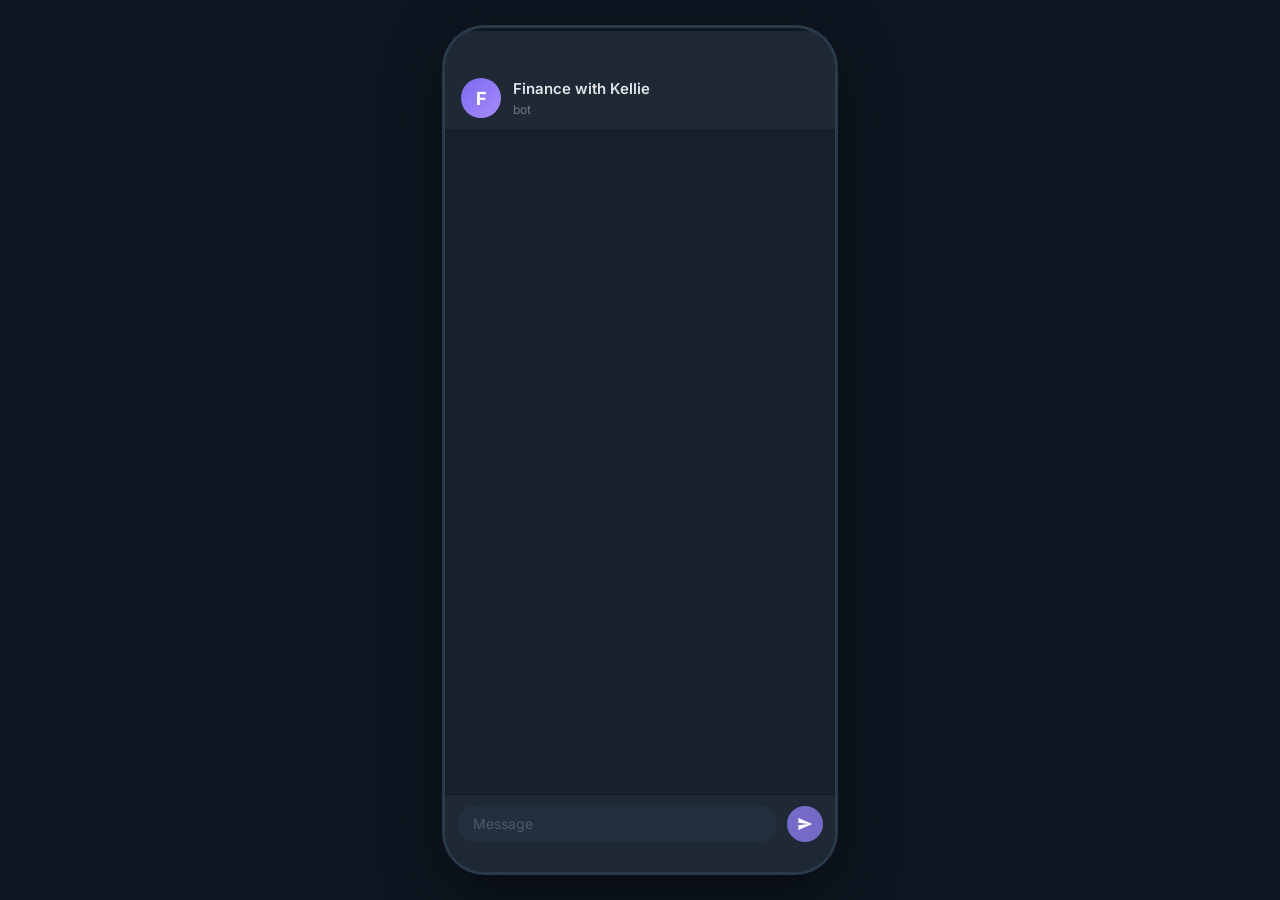
<file: bot_walkthrough.html>
<!DOCTYPE html>
<html lang="en">
<head>
<meta charset="UTF-8">
<meta name="viewport" content="width=device-width, initial-scale=1.0">
<title>Finance with Kellie - Bot Walkthrough</title>
<style>
  @import url('https://fonts.googleapis.com/css2?family=Inter:wght@400;500;600;700&display=swap');

  * { margin: 0; padding: 0; box-sizing: border-box; }

  body {
    background: #0e1621;
    font-family: 'Inter', -apple-system, sans-serif;
    display: flex;
    justify-content: center;
    align-items: center;
    min-height: 100vh;
    overflow: hidden;
  }

  .phone {
    width: 390px;
    height: 844px;
    background: #17212b;
    border-radius: 40px;
    overflow: hidden;
    position: relative;
    box-shadow: 0 0 0 3px #2a3a4a, 0 20px 60px rgba(0,0,0,0.5);
  }

  @media (max-width: 430px) {
    body {
      overflow: hidden;
      align-items: stretch;
    }
    .phone {
      width: 100%;
      height: 100dvh;
      border-radius: 0;
      box-shadow: none;
      display: flex;
      flex-direction: column;
    }
    .header { padding-top: 12px; flex-shrink: 0; }
    .chat-area {
      flex: 1;
      height: auto !important;
      padding-bottom: 20px !important;
      overflow-y: auto;
    }
    .input-bar {
      position: relative !important;
      flex-shrink: 0;
    }
  }

  .header {
    background: #1f2936;
    padding: 50px 16px 12px;
    display: flex;
    align-items: center;
    gap: 12px;
    border-bottom: 1px solid #0e1621;
    position: relative;
    z-index: 10;
  }

  .header-avatar {
    width: 40px; height: 40px;
    border-radius: 50%;
    background: linear-gradient(135deg, #7c6aef, #a78bfa);
    display: flex; align-items: center; justify-content: center;
    font-size: 18px; font-weight: 700; color: white;
  }

  .header-info h3 { color: #e1e3e6; font-size: 15px; font-weight: 600; }
  .header-info span { color: #6c7883; font-size: 12px; }

  .chat-area {
    height: 690px;
    overflow-y: auto;
    padding: 12px 8px 100px;
    scroll-behavior: smooth;
    -ms-overflow-style: none;
    scrollbar-width: none;
  }
  .chat-area::-webkit-scrollbar { display: none; }

  .msg {
    max-width: 300px;
    padding: 8px 12px;
    border-radius: 12px;
    margin-bottom: 6px;
    font-size: 14px;
    line-height: 1.5;
    opacity: 0;
    transform: translateY(15px);
    animation: msgIn 0.35s ease forwards;
    position: relative;
  }

  @keyframes msgIn {
    to { opacity: 1; transform: translateY(0); }
  }

  .msg.user {
    background: #766ac8;
    color: white;
    margin-left: auto;
    border-bottom-right-radius: 4px;
    font-weight: 500;
  }

  .msg.bot {
    background: #182533;
    color: #e1e3e6;
    margin-right: auto;
    border-bottom-left-radius: 4px;
  }

  .msg b { color: #e1e3e6; }
  .msg .cmd { color: #7cacf8; }
  .msg .emoji { font-size: 15px; }
  .msg .section-header { color: #e1e3e6; font-weight: 600; display: block; margin-top: 6px; }
  .msg .dim { color: #6c7883; font-style: italic; font-size: 13px; }
  .msg .source { color: #6c7883; font-size: 12px; }
  .msg .highlight { color: #7cacf8; }
  .msg .cta { color: #a78bfa; font-style: italic; font-size: 13px; display: block; margin-top: 6px; }
  .msg .whatsapp { color: #25d366; font-weight: 500; }

  .msg-time {
    color: #4a5968;
    font-size: 10px;
    text-align: right;
    margin-top: 2px;
  }

  .typing {
    display: flex;
    gap: 4px;
    padding: 12px 16px;
    opacity: 0;
    animation: msgIn 0.3s ease forwards;
  }
  .typing span {
    width: 8px; height: 8px;
    background: #4a5968;
    border-radius: 50%;
    animation: typingDot 1.2s ease infinite;
  }
  .typing span:nth-child(2) { animation-delay: 0.2s; }
  .typing span:nth-child(3) { animation-delay: 0.4s; }

  @keyframes typingDot {
    0%, 60%, 100% { transform: translateY(0); opacity: 0.4; }
    30% { transform: translateY(-6px); opacity: 1; }
  }

  .input-bar {
    position: absolute;
    bottom: 0; left: 0; right: 0;
    background: #1f2936;
    padding: 10px 12px 30px;
    display: flex;
    align-items: center;
    gap: 10px;
    border-top: 1px solid #0e1621;
  }

  .input-field {
    flex: 1;
    background: #242f3d;
    border: none;
    border-radius: 20px;
    padding: 10px 16px;
    color: #e1e3e6;
    font-size: 14px;
    font-family: inherit;
    outline: none;
  }
  .input-field::placeholder { color: #4a5968; }

  .send-btn {
    width: 36px; height: 36px;
    background: #766ac8;
    border: none; border-radius: 50%;
    display: flex; align-items: center; justify-content: center;
    cursor: pointer;
  }
  .send-btn svg { fill: white; width: 16px; height: 16px; }

  .scene-label {
    text-align: center;
    padding: 8px;
    margin: 8px 0;
    opacity: 0;
    animation: msgIn 0.5s ease forwards;
  }
  .scene-label span {
    background: #1f2936;
    color: #6c7883;
    font-size: 12px;
    padding: 4px 12px;
    border-radius: 10px;
  }

  .narrator {
    position: absolute;
    bottom: 90px;
    left: 50%;
    transform: translateX(-50%);
    background: rgba(118,106,200,0.95);
    color: white;
    padding: 10px 20px;
    border-radius: 12px;
    font-size: 13px;
    font-weight: 500;
    text-align: center;
    opacity: 0;
    transition: opacity 0.4s;
    z-index: 20;
    width: 340px;
    pointer-events: none;
  }
  .narrator.show { opacity: 1; }

  .progress-bar {
    position: absolute;
    top: 0; left: 0; right: 0;
    height: 3px;
    background: #0e1621;
    z-index: 20;
  }
  .progress-fill {
    height: 100%;
    background: linear-gradient(90deg, #766ac8, #a78bfa);
    width: 0%;
    transition: width 0.5s ease;
  }

  .replay-btn {
    position: absolute;
    top: 50%; left: 50%;
    transform: translate(-50%, -50%);
    background: #766ac8;
    color: white;
    border: none;
    padding: 14px 32px;
    border-radius: 12px;
    font-size: 16px;
    font-weight: 600;
    cursor: pointer;
    font-family: inherit;
    display: none;
    z-index: 30;
    box-shadow: 0 4px 20px rgba(118,106,200,0.4);
  }
  .replay-btn:hover { background: #8b7fd4; }
</style>
</head>
<body>

<div class="phone">
  <div class="progress-bar"><div class="progress-fill" id="progress"></div></div>

  <div class="header">
    <div class="header-avatar">F</div>
    <div class="header-info">
      <h3>Finance with Kellie</h3>
      <span>bot</span>
    </div>
  </div>

  <div class="chat-area" id="chat"></div>

  <div class="narrator" id="narrator"></div>

  <div class="input-bar">
    <input class="input-field" placeholder="Message" readonly id="inputField">
    <div class="send-btn">
      <svg viewBox="0 0 24 24"><path d="M2.01 21L23 12 2.01 3 2 10l15 2-15 2z"/></svg>
    </div>
  </div>

  <button class="replay-btn" id="replayBtn" onclick="replay()">Replay Walkthrough</button>
</div>

<script>
const chat = document.getElementById('chat');
const narrator = document.getElementById('narrator');
const progress = document.getElementById('progress');
const inputField = document.getElementById('inputField');
const replayBtn = document.getElementById('replayBtn');

const totalScenes = 11;
let sceneIndex = 0;

function sleep(ms) { return new Promise(r => setTimeout(r, ms)); }

function scrollDown() {
  requestAnimationFrame(() => {
    chat.scrollTop = chat.scrollHeight + 500;
    const last = chat.lastElementChild;
    if (last) last.scrollIntoView({ behavior: 'smooth', block: 'end' });
  });
}

function setProgress(scene) {
  progress.style.width = ((scene / totalScenes) * 100) + '%';
}

function showNarrator(text, duration = 2500) {
  narrator.textContent = text;
  narrator.classList.add('show');
  return sleep(duration).then(() => narrator.classList.remove('show'));
}

function addMsg(type, html, delay = 0) {
  return sleep(delay).then(() => {
    const div = document.createElement('div');
    div.className = 'msg ' + type;
    div.innerHTML = html;
    chat.appendChild(div);
    scrollDown();
    return sleep(100);
  });
}

function addLabel(text, delay = 0) {
  return sleep(delay).then(() => {
    const div = document.createElement('div');
    div.className = 'scene-label';
    div.innerHTML = '<span>' + text + '</span>';
    chat.appendChild(div);
    scrollDown();
  });
}

function showTyping(duration = 1200) {
  const div = document.createElement('div');
  div.className = 'msg bot typing';
  div.innerHTML = '<span></span><span></span><span></span>';
  chat.appendChild(div);
  scrollDown();
  return sleep(duration).then(() => {
    div.remove();
  });
}

function typeInput(text, duration = 600) {
  inputField.value = '';
  let i = 0;
  const step = duration / text.length;
  return new Promise(resolve => {
    const interval = setInterval(() => {
      inputField.value = text.substring(0, ++i);
      if (i >= text.length) { clearInterval(interval); setTimeout(() => { inputField.value = ''; resolve(); }, 300); }
    }, step);
  });
}

async function scene1_welcome() {
  setProgress(1);
  await showNarrator('Welcome to Finance with Kellie', 2000);
  await sleep(500);

  await addMsg('bot',
    '<b>👋 Welcome to Finance with Kellie</b><br>欢迎来到 Finance with Kellie<br><br>' +
    'This group delivers market news, sector insights, and financial education to help you make smarter money decisions.<br>' +
    '本群提供市场新闻、行业动态和理财知识，帮助您做出更明智的财务决策。<br><br>' +
    '<span class="section-header">📰 News 新闻</span>' +
    '<span class="cmd">/news</span> — Market headlines 市场头条<br>' +
    '<span class="cmd">/sgnews</span> — 🇸🇬 Singapore news 新加坡新闻<br>' +
    '<span class="cmd">/sector</span> — Sector news 行业新闻<br>' +
    '<span class="cmd">/sector_all</span> — All sectors ranked 所有板块排名<br><br>' +
    '<span class="section-header">💡 Learn 学习中心</span>' +
    '<span class="cmd">/learn</span> — Financial topics 金融知识<br><br>' +
    '<span class="section-header">⚙️ Settings 设置</span>' +
    '<span class="cmd">/lang</span> — Switch language 切换中英文<br><br>' +
    '<span class="section-header">📞 Contact 联系</span>' +
    '<span class="cmd">/contact</span> — Reach Kellie 联系Kellie'
  );

  await sleep(2500);
}

async function scene2_news() {
  setProgress(2);
  await addLabel('📰 /news — Market Headlines');
  await sleep(400);
  await typeInput('/news');
  await addMsg('user', '/news');
  await showTyping(1500);

  await addMsg('bot',
    '<b>📰 Market Headlines</b><br>' +
    '<span class="dim">Cross-verified from 2+ sources</span><br><br>' +
    '• <b>Fed holds rates steady, signals patience on cuts amid tariff uncertainty</b><br>' +
    '<span class="source">[Reuters] [Bloomberg] | 22 Apr 2026</span><br><br>' +
    '• <b>China GDP beats expectations at 5.2%, stimulus measures boosting recovery</b><br>' +
    '<span class="source">[FT] [Reuters] | 22 Apr 2026</span><br><br>' +
    '• <b>Singapore MAS maintains neutral SGD policy band stance</b><br>' +
    '<span class="source">[Straits Times] [Bloomberg] | 22 Apr 2026</span><br><br>' +
    '• <b>Oil prices surge 3% as OPEC signals deeper production cuts</b><br>' +
    '<span class="source">[Reuters] [CNBC] | 21 Apr 2026</span>'
  );

  await sleep(3000);
}

async function scene3_sector() {
  setProgress(3);
  await addLabel('📈 /sector — Sector News');
  await sleep(400);
  await typeInput('/sector_technology');
  await addMsg('user', '/sector_technology');
  await showTyping(1500);

  await addMsg('bot',
    '<b>📈 Technology</b><br><br>' +
    '• <b>NVIDIA reports record Q1 revenue, AI chip demand surges</b><br>' +
    '<span class="source">[Bloomberg] | 22 Apr 2026</span><br><br>' +
    '• <b>Apple unveils new AI features for iPhone, stock hits all-time high</b><br>' +
    '<span class="source">[Reuters] | 22 Apr 2026</span><br><br>' +
    '• <b>TSMC expands Singapore fab, S$8B investment confirmed</b><br>' +
    '<span class="source">[Straits Times] | 21 Apr 2026</span>'
  );

  await sleep(2500);
}

async function scene4_sector_all() {
  setProgress(4);
  await addLabel('📈 /sector_all — Full Sector Ranking');
  await sleep(400);
  await typeInput('/sector_all');
  await addMsg('user', '/sector_all');
  await showTyping(2000);

  await addMsg('bot',
    '<b>📈 All Sectors — Ranked by Activity</b><br><br>' +
    '<b>1. Technology</b><br>' +
    '• NVIDIA record revenue, AI chip demand surges<br>' +
    '• Apple AI features, stock at all-time high<br><br>' +
    '<b>2. Energy</b><br>' +
    '• Oil surges 3% on OPEC production cuts<br>' +
    '• Shell pivots back to fossil fuel investments<br><br>' +
    '<b>3. Real Estate</b><br>' +
    '• Singapore private home prices rise 1.2% in Q1<br>' +
    '• Hong Kong property sales rebound on rate hopes<br><br>' +
    '<span class="dim">... 14 more sectors</span>'
  );

  await sleep(3000);
}

async function scene5_sgnews() {
  setProgress(5);
  await addLabel('🇸🇬 /sgnews — Singapore News');
  await sleep(400);
  await typeInput('/sgnews');
  await addMsg('user', '/sgnews');
  await showTyping(1500);

  await addMsg('bot',
    '<b>🇸🇬 Singapore News</b><br><br>' +
    '<b>🏛️ Government & Policy</b><br>' +
    '• MAS introduces new digital banking framework<br>' +
    '<span class="source">[Straits Times] | 22 Apr 2026</span><br><br>' +
    '<b>🏥 Healthcare</b><br>' +
    '• CPF MediSave limits raised for 2027<br>' +
    '<span class="source">[CNA] | 22 Apr 2026</span><br><br>' +
    '<b>🏠 Property</b><br>' +
    '• BTO launches in Tengah see record applications<br>' +
    '<span class="source">[Straits Times] | 21 Apr 2026</span><br><br>' +
    '<span class="dim">+ Business, Employment</span>'
  );

  await sleep(3000);
}

async function scene6_learn() {
  setProgress(6);
  await addLabel('💡 /learn — Financial Education');
  await sleep(400);
  await typeInput('/learn_cpf');
  await addMsg('user', '/learn_cpf');
  await showTyping(1800);

  await addMsg('bot',
    '<b>💡 CPF — Central Provident Fund</b><br><br>' +
    '<b>What is CPF?</b><br>' +
    'A mandatory savings scheme for Singapore citizens and PRs, covering retirement, healthcare, and housing.<br><br>' +
    '<b>The 3 Accounts:</b><br>' +
    '• <b>OA</b> (Ordinary) — Housing, education, investments. Earns 2.5% p.a.<br>' +
    '• <b>SA</b> (Special) — Retirement. Earns 4% p.a.<br>' +
    '• <b>MA</b> (MediSave) — Healthcare. Earns 4% p.a.<br><br>' +
    '<b>Key Numbers (2026):</b><br>' +
    '• BRS: $106,500 | FRS: $213,000<br>' +
    '• Salary ceiling: $8,000/month<br><br>' +
    '<span class="cta">Want personalised advice? /contact</span>'
  );

  await sleep(3000);
}

async function scene7_learn_menu() {
  setProgress(7);
  await typeInput('/learn');
  await addMsg('user', '/learn');
  await showTyping(800);

  await addMsg('bot',
    '<b>💡 Learn — Financial Topics</b><br><br>' +
    '<span class="cmd">/learn_cpf</span> — CPF Basics<br>' +
    '<span class="cmd">/learn_cpf_life</span> — CPF LIFE<br>' +
    '<span class="cmd">/learn_srs</span> — SRS Tax Savings<br>' +
    '<span class="cmd">/learn_insurance</span> — Insurance 101<br>' +
    '<span class="cmd">/learn_investing</span> — Investing Basics<br>' +
    '<span class="cmd">/learn_retirement</span> — Retirement Planning<br>' +
    '<span class="cmd">/learn_tax</span> — Tax Optimisation<br>' +
    '<span class="cmd">/learn_budgeting</span> — Budgeting<br>' +
    '<span class="dim">... and more</span>'
  );

  await sleep(2500);
}

async function scene8_contact() {
  setProgress(8);
  await addLabel('📞 /contact — Reach Kellie');
  await sleep(400);
  await typeInput('/contact');
  await addMsg('user', '/contact');
  await showTyping(800);

  await addMsg('bot',
    '<b>📞 Contact Kellie</b><br><br>' +
    'Kellie is a licensed wealth solution consultant at HSBC, helping you protect what you have, grow what you earn, and plan what you leave behind.<br><br>' +
    '<span class="whatsapp">💬 WhatsApp Kellie</span><br><br>' +
    '<span class="dim">Free consultation. No pressure. Just a conversation.</span>'
  );

  await sleep(3000);
}

async function scene9_lang() {
  setProgress(9);
  await addLabel('🌐 /lang — Switch Language');
  await sleep(400);
  await typeInput('/lang');
  await addMsg('user', '/lang');
  await showTyping(600);

  await addMsg('bot',
    '🌐 语言已切换为<b>中文</b>。<br><br>输入 /lang 切换回英文。'
  );

  await sleep(1500);
  await typeInput('/lang');
  await addMsg('user', '/lang');
  await showTyping(600);

  await addMsg('bot',
    '🌐 Language set to <b>English</b>.<br><br>Type /lang to switch back to Chinese.'
  );

  await sleep(2000);
}

async function scene0_intro() {
  setProgress(0);
  await sleep(300);

  await addMsg('bot',
    '<b>📢 How Finance with Kellie works</b><br>' +
    'Finance with Kellie 使用方式<br><br>' +
    '<b>Step 1 步骤一</b><br>' +
    '🔔 Subscribe to <span class="highlight">@FinanceWithKellie</span> channel<br>' +
    '订阅频道获取每日自动推送<br>' +
    '<span class="dim">Daily sector updates &amp; breaking news delivered automatically</span><br>' +
    '<span class="dim">每日行业动态和突发新闻自动推送</span><br><br>' +
    '<b>Step 2 步骤二</b><br>' +
    '🤖 Message <span class="highlight">@FinanceWithKellie_bot</span> directly<br>' +
    '直接私信机器人使用指令<br>' +
    '<span class="dim">Use commands like /news, /sector, /learn anytime</span><br>' +
    '<span class="dim">随时使用 /news、/sector、/learn 等指令</span>'
  );

  await sleep(4000);

  await showNarrator('Channel = auto updates. Bot = interactive commands.', 3000);
  await sleep(1000);
}

async function finale() {
  setProgress(totalScenes);
  await sleep(500);

  await addMsg('bot',
    '<b>That\'s it! 就这么简单！</b><br><br>' +
    '<b>📢 Channel 频道 — auto updates 自动推送</b><br>' +
    'Subscribe to <span class="highlight">@FinanceWithKellie</span><br>' +
    '订阅频道: t.me/FinanceWithKellie<br><br>' +
    '<b>🤖 Bot 机器人 — interactive commands 互动指令</b><br>' +
    'Message <span class="highlight">@FinanceWithKellie_bot</span><br>' +
    '私信机器人: t.me/FinanceWithKellie_bot<br><br>' +
    '<span class="cmd">/news</span> — Market headlines 市场头条<br>' +
    '<span class="cmd">/sector</span> — 17 sectors 行业新闻<br>' +
    '<span class="cmd">/sector_all</span> — Full ranking 板块排名<br>' +
    '<span class="cmd">/sgnews</span> — SG news 新加坡新闻<br>' +
    '<span class="cmd">/learn</span> — 12 topics 金融知识<br>' +
    '<span class="cmd">/contact</span> — WhatsApp Kellie 联系Kellie<br>' +
    '<span class="cmd">/lang</span> — Switch EN/CN 切换语言'
  );

  await sleep(2500);
  await showNarrator('Channel for updates, Bot for commands', 3000);
  await sleep(1000);
  replayBtn.style.display = 'block';
}

async function runWalkthrough() {
  chat.innerHTML = '';
  replayBtn.style.display = 'none';
  setProgress(0);

  await sleep(800);
  await scene0_intro();
  await scene1_welcome();
  await scene2_news();
  await scene3_sector();
  await scene4_sector_all();
  await scene5_sgnews();
  await scene6_learn();
  await scene7_learn_menu();
  await scene8_contact();
  await scene9_lang();
  await finale();
}

function replay() {
  runWalkthrough();
}

runWalkthrough();
</script>
</body>
</html>
</file>
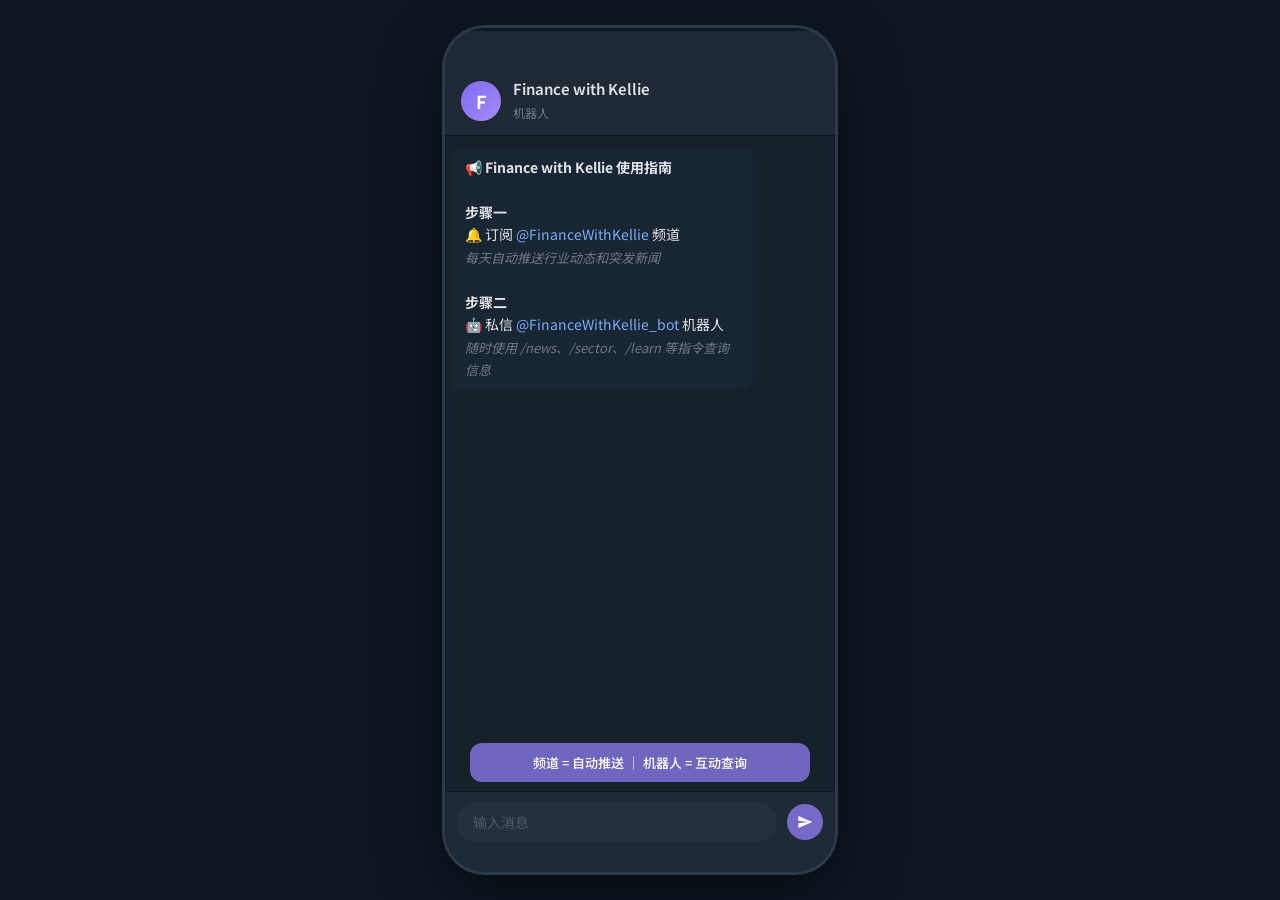
<file: bot_walkthrough_cn.html>
<!DOCTYPE html>
<html lang="zh">
<head>
<meta charset="UTF-8">
<meta name="viewport" content="width=device-width, initial-scale=1.0">
<title>Finance with Kellie - 使用指南</title>
<style>
  @import url('https://fonts.googleapis.com/css2?family=Inter:wght@400;500;600;700&family=Noto+Sans+SC:wght@400;500;600;700&display=swap');

  * { margin: 0; padding: 0; box-sizing: border-box; }

  body {
    background: #0e1621;
    font-family: 'Noto Sans SC', 'Inter', -apple-system, sans-serif;
    display: flex;
    justify-content: center;
    align-items: center;
    min-height: 100vh;
    overflow: hidden;
  }

  .phone {
    width: 390px;
    height: 844px;
    background: #17212b;
    border-radius: 40px;
    overflow: hidden;
    position: relative;
    box-shadow: 0 0 0 3px #2a3a4a, 0 20px 60px rgba(0,0,0,0.5);
  }

  @media (max-width: 430px) {
    body {
      overflow: hidden;
      align-items: stretch;
    }
    .phone {
      width: 100%;
      height: 100dvh;
      border-radius: 0;
      box-shadow: none;
      display: flex;
      flex-direction: column;
    }
    .header { padding-top: 12px; flex-shrink: 0; }
    .chat-area {
      flex: 1;
      height: auto !important;
      padding-bottom: 20px !important;
      overflow-y: auto;
    }
    .input-bar {
      position: relative !important;
      flex-shrink: 0;
    }
  }

  .header {
    background: #1f2936;
    padding: 50px 16px 12px;
    display: flex;
    align-items: center;
    gap: 12px;
    border-bottom: 1px solid #0e1621;
    position: relative;
    z-index: 10;
  }

  .header-avatar {
    width: 40px; height: 40px;
    border-radius: 50%;
    background: linear-gradient(135deg, #7c6aef, #a78bfa);
    display: flex; align-items: center; justify-content: center;
    font-size: 18px; font-weight: 700; color: white;
  }

  .header-info h3 { color: #e1e3e6; font-size: 15px; font-weight: 600; }
  .header-info span { color: #6c7883; font-size: 12px; }

  .chat-area {
    height: 690px;
    overflow-y: auto;
    padding: 12px 8px 100px;
    scroll-behavior: smooth;
    -ms-overflow-style: none;
    scrollbar-width: none;
  }
  .chat-area::-webkit-scrollbar { display: none; }

  .msg {
    max-width: 300px;
    padding: 8px 12px;
    border-radius: 12px;
    margin-bottom: 6px;
    font-size: 14px;
    line-height: 1.6;
    opacity: 0;
    transform: translateY(15px);
    animation: msgIn 0.35s ease forwards;
    position: relative;
  }

  @keyframes msgIn {
    to { opacity: 1; transform: translateY(0); }
  }

  .msg.user {
    background: #766ac8;
    color: white;
    margin-left: auto;
    border-bottom-right-radius: 4px;
    font-weight: 500;
  }

  .msg.bot {
    background: #182533;
    color: #e1e3e6;
    margin-right: auto;
    border-bottom-left-radius: 4px;
  }

  .msg b { color: #e1e3e6; }
  .msg .cmd { color: #7cacf8; }
  .msg .section-header { color: #e1e3e6; font-weight: 600; display: block; margin-top: 6px; }
  .msg .dim { color: #6c7883; font-style: italic; font-size: 13px; }
  .msg .source { color: #6c7883; font-size: 12px; }
  .msg .highlight { color: #7cacf8; }
  .msg .cta { color: #a78bfa; font-style: italic; font-size: 13px; display: block; margin-top: 6px; }
  .msg .whatsapp { color: #25d366; font-weight: 500; }

  .typing {
    display: flex;
    gap: 4px;
    padding: 12px 16px;
    opacity: 0;
    animation: msgIn 0.3s ease forwards;
  }
  .typing span {
    width: 8px; height: 8px;
    background: #4a5968;
    border-radius: 50%;
    animation: typingDot 1.2s ease infinite;
  }
  .typing span:nth-child(2) { animation-delay: 0.2s; }
  .typing span:nth-child(3) { animation-delay: 0.4s; }

  @keyframes typingDot {
    0%, 60%, 100% { transform: translateY(0); opacity: 0.4; }
    30% { transform: translateY(-6px); opacity: 1; }
  }

  .input-bar {
    position: absolute;
    bottom: 0; left: 0; right: 0;
    background: #1f2936;
    padding: 10px 12px 30px;
    display: flex;
    align-items: center;
    gap: 10px;
    border-top: 1px solid #0e1621;
  }

  .input-field {
    flex: 1;
    background: #242f3d;
    border: none;
    border-radius: 20px;
    padding: 10px 16px;
    color: #e1e3e6;
    font-size: 14px;
    font-family: inherit;
    outline: none;
  }
  .input-field::placeholder { color: #4a5968; }

  .send-btn {
    width: 36px; height: 36px;
    background: #766ac8;
    border: none; border-radius: 50%;
    display: flex; align-items: center; justify-content: center;
    cursor: pointer;
  }
  .send-btn svg { fill: white; width: 16px; height: 16px; }

  .scene-label {
    text-align: center;
    padding: 8px;
    margin: 8px 0;
    opacity: 0;
    animation: msgIn 0.5s ease forwards;
  }
  .scene-label span {
    background: #1f2936;
    color: #6c7883;
    font-size: 12px;
    padding: 4px 12px;
    border-radius: 10px;
  }

  .narrator {
    position: absolute;
    bottom: 90px;
    left: 50%;
    transform: translateX(-50%);
    background: rgba(118,106,200,0.95);
    color: white;
    padding: 10px 20px;
    border-radius: 12px;
    font-size: 13px;
    font-weight: 500;
    text-align: center;
    opacity: 0;
    transition: opacity 0.4s;
    z-index: 20;
    width: 340px;
    pointer-events: none;
  }
  .narrator.show { opacity: 1; }

  .progress-bar {
    position: absolute;
    top: 0; left: 0; right: 0;
    height: 3px;
    background: #0e1621;
    z-index: 20;
  }
  .progress-fill {
    height: 100%;
    background: linear-gradient(90deg, #766ac8, #a78bfa);
    width: 0%;
    transition: width 0.5s ease;
  }

  .replay-btn {
    position: absolute;
    top: 50%; left: 50%;
    transform: translate(-50%, -50%);
    background: #766ac8;
    color: white;
    border: none;
    padding: 14px 32px;
    border-radius: 12px;
    font-size: 16px;
    font-weight: 600;
    cursor: pointer;
    font-family: inherit;
    display: none;
    z-index: 30;
    box-shadow: 0 4px 20px rgba(118,106,200,0.4);
  }
  .replay-btn:hover { background: #8b7fd4; }
</style>
</head>
<body>

<div class="phone">
  <div class="progress-bar"><div class="progress-fill" id="progress"></div></div>

  <div class="header">
    <div class="header-avatar">F</div>
    <div class="header-info">
      <h3>Finance with Kellie</h3>
      <span>机器人</span>
    </div>
  </div>

  <div class="chat-area" id="chat"></div>

  <div class="narrator" id="narrator"></div>

  <div class="input-bar">
    <input class="input-field" placeholder="输入消息" readonly id="inputField">
    <div class="send-btn">
      <svg viewBox="0 0 24 24"><path d="M2.01 21L23 12 2.01 3 2 10l15 2-15 2z"/></svg>
    </div>
  </div>

  <button class="replay-btn" id="replayBtn" onclick="replay()">重新播放</button>
</div>

<script>
const chat = document.getElementById('chat');
const narrator = document.getElementById('narrator');
const progress = document.getElementById('progress');
const inputField = document.getElementById('inputField');
const replayBtn = document.getElementById('replayBtn');

const totalScenes = 11;

function sleep(ms) { return new Promise(r => setTimeout(r, ms)); }

function scrollDown() {
  requestAnimationFrame(() => {
    chat.scrollTop = chat.scrollHeight + 500;
    const last = chat.lastElementChild;
    if (last) last.scrollIntoView({ behavior: 'smooth', block: 'end' });
  });
}

function setProgress(scene) {
  progress.style.width = ((scene / totalScenes) * 100) + '%';
}

function showNarrator(text, duration = 2500) {
  narrator.textContent = text;
  narrator.classList.add('show');
  return sleep(duration).then(() => narrator.classList.remove('show'));
}

function addMsg(type, html, delay = 0) {
  return sleep(delay).then(() => {
    const div = document.createElement('div');
    div.className = 'msg ' + type;
    div.innerHTML = html;
    chat.appendChild(div);
    scrollDown();
    return sleep(100);
  });
}

function addLabel(text, delay = 0) {
  return sleep(delay).then(() => {
    const div = document.createElement('div');
    div.className = 'scene-label';
    div.innerHTML = '<span>' + text + '</span>';
    chat.appendChild(div);
    scrollDown();
  });
}

function showTyping(duration = 1200) {
  const div = document.createElement('div');
  div.className = 'msg bot typing';
  div.innerHTML = '<span></span><span></span><span></span>';
  chat.appendChild(div);
  scrollDown();
  return sleep(duration).then(() => {
    div.remove();
  });
}

function typeInput(text, duration = 600) {
  inputField.value = '';
  let i = 0;
  const step = duration / text.length;
  return new Promise(resolve => {
    const interval = setInterval(() => {
      inputField.value = text.substring(0, ++i);
      if (i >= text.length) { clearInterval(interval); setTimeout(() => { inputField.value = ''; resolve(); }, 300); }
    }, step);
  });
}

async function scene0_intro() {
  setProgress(0);
  await sleep(300);

  await addMsg('bot',
    '<b>📢 Finance with Kellie 使用指南</b><br><br>' +
    '<b>步骤一</b><br>' +
    '🔔 订阅 <span class="highlight">@FinanceWithKellie</span> 频道<br>' +
    '<span class="dim">每天自动推送行业动态和突发新闻</span><br><br>' +
    '<b>步骤二</b><br>' +
    '🤖 私信 <span class="highlight">@FinanceWithKellie_bot</span> 机器人<br>' +
    '<span class="dim">随时使用 /news、/sector、/learn 等指令查询信息</span>'
  );

  await sleep(4000);

  await showNarrator('频道 = 自动推送 ｜ 机器人 = 互动查询', 3000);
  await sleep(1000);
}

async function scene1_welcome() {
  setProgress(1);
  await showNarrator('欢迎来到 Finance with Kellie', 2000);
  await sleep(500);

  await addMsg('bot',
    '<b>👋 欢迎来到 Finance with Kellie</b><br><br>' +
    '本群提供市场新闻、行业动态和理财知识，帮助您做出更明智的财务决策。<br><br>' +
    '<span class="section-header">📰 新闻</span>' +
    '<span class="cmd">/news</span> — 市场头条<br>' +
    '<span class="cmd">/sgnews</span> — 🇸🇬 新加坡新闻<br>' +
    '<span class="cmd">/sector</span> — 行业新闻 (17个板块)<br>' +
    '<span class="cmd">/sector_all</span> — 所有板块排名<br><br>' +
    '<span class="section-header">💡 学习中心</span>' +
    '<span class="cmd">/learn</span> — 金融知识简单学<br><br>' +
    '<span class="section-header">⚙️ 设置</span>' +
    '<span class="cmd">/lang</span> — 切换中文/英文<br><br>' +
    '<span class="section-header">📞 联系</span>' +
    '<span class="cmd">/contact</span> — 联系Kellie'
  );

  await sleep(2500);
}

async function scene2_news() {
  setProgress(2);
  await addLabel('📰 /news — 市场头条');
  await sleep(400);
  await typeInput('/news');
  await addMsg('user', '/news');
  await showTyping(1500);

  await addMsg('bot',
    '<b>📰 市场头条</b><br>' +
    '<span class="dim">经多源交叉验证</span><br><br>' +
    '• <b>美联储维持利率不变，关税不确定性下释放耐心信号</b><br>' +
    '<span class="source">[Reuters] [Bloomberg] | 2026年4月22日</span><br><br>' +
    '• <b>中国GDP超预期达5.2%，刺激措施推动复苏</b><br>' +
    '<span class="source">[FT] [Reuters] | 2026年4月22日</span><br><br>' +
    '• <b>新加坡金管局维持新元中性政策区间立场</b><br>' +
    '<span class="source">[海峡时报] [Bloomberg] | 2026年4月22日</span><br><br>' +
    '• <b>OPEC暗示深化减产，油价飙升3%</b><br>' +
    '<span class="source">[Reuters] [CNBC] | 2026年4月21日</span>'
  );

  await sleep(3000);
}

async function scene3_sector() {
  setProgress(3);
  await addLabel('📈 /sector — 行业新闻');
  await sleep(400);
  await typeInput('/sector_technology');
  await addMsg('user', '/sector_technology');
  await showTyping(1500);

  await addMsg('bot',
    '<b>📈 科技</b><br><br>' +
    '• <b>英伟达Q1营收创纪录，AI芯片需求激增</b><br>' +
    '<span class="source">[Bloomberg] | 2026年4月22日</span><br><br>' +
    '• <b>苹果发布iPhone新AI功能，股价创历史新高</b><br>' +
    '<span class="source">[Reuters] | 2026年4月22日</span><br><br>' +
    '• <b>台积电扩建新加坡工厂，确认投资80亿新元</b><br>' +
    '<span class="source">[海峡时报] | 2026年4月21日</span>'
  );

  await sleep(2500);
}

async function scene4_sector_all() {
  setProgress(4);
  await addLabel('📈 /sector_all — 所有板块排名');
  await sleep(400);
  await typeInput('/sector_all');
  await addMsg('user', '/sector_all');
  await showTyping(2000);

  await addMsg('bot',
    '<b>📈 所有板块 — 按热度排名</b><br><br>' +
    '<b>1. 科技</b><br>' +
    '• 英伟达营收创纪录，AI芯片需求激增<br>' +
    '• 苹果AI功能发布，股价创新高<br><br>' +
    '<b>2. 能源</b><br>' +
    '• OPEC减产推动油价飙升3%<br>' +
    '• 壳牌重新转向化石燃料投资<br><br>' +
    '<b>3. 房地产</b><br>' +
    '• 新加坡私宅价格Q1上涨1.2%<br>' +
    '• 降息预期推动香港楼市回暖<br><br>' +
    '<span class="dim">... 还有14个板块</span>'
  );

  await sleep(3000);
}

async function scene5_sgnews() {
  setProgress(5);
  await addLabel('🇸🇬 /sgnews — 新加坡新闻');
  await sleep(400);
  await typeInput('/sgnews');
  await addMsg('user', '/sgnews');
  await showTyping(1500);

  await addMsg('bot',
    '<b>🇸🇬 新加坡新闻</b><br><br>' +
    '<b>🏛️ 政府与政策</b><br>' +
    '• 金管局推出新数字银行框架<br>' +
    '<span class="source">[海峡时报] | 2026年4月22日</span><br><br>' +
    '<b>🏥 医疗</b><br>' +
    '• 2027年公积金保健储蓄上限提高<br>' +
    '<span class="source">[亚洲新闻台] | 2026年4月22日</span><br><br>' +
    '<b>🏠 房产</b><br>' +
    '• 登加BTO组屋申请创纪录<br>' +
    '<span class="source">[海峡时报] | 2026年4月21日</span><br><br>' +
    '<span class="dim">+ 商业、就业</span>'
  );

  await sleep(3000);
}

async function scene6_learn() {
  setProgress(6);
  await addLabel('💡 /learn — 金融知识');
  await sleep(400);
  await typeInput('/learn_cpf');
  await addMsg('user', '/learn_cpf');
  await showTyping(1800);

  await addMsg('bot',
    '<b>💡 公积金 (CPF) — 中央公积金</b><br><br>' +
    '<b>什么是公积金？</b><br>' +
    '新加坡公民和永久居民的强制储蓄计划，涵盖退休、医疗和住房。<br><br>' +
    '<b>三个账户：</b><br>' +
    '• <b>普通账户 (OA)</b> — 住房、教育、投资。年利率2.5%<br>' +
    '• <b>特别账户 (SA)</b> — 退休。年利率4%<br>' +
    '• <b>保健储蓄 (MA)</b> — 医疗。年利率4%<br><br>' +
    '<b>2026年关键数字：</b><br>' +
    '• 基本存款额: $106,500 | 全额存款额: $213,000<br>' +
    '• 薪金上限: $8,000/月<br><br>' +
    '<span class="cta">想要个性化建议？ /contact</span>'
  );

  await sleep(3000);
}

async function scene7_learn_menu() {
  setProgress(7);
  await typeInput('/learn');
  await addMsg('user', '/learn');
  await showTyping(800);

  await addMsg('bot',
    '<b>💡 学习中心 — 金融知识</b><br><br>' +
    '<span class="cmd">/learn_cpf</span> — 公积金基础<br>' +
    '<span class="cmd">/learn_cpf_life</span> — 公积金终身入息<br>' +
    '<span class="cmd">/learn_srs</span> — SRS退休辅助计划<br>' +
    '<span class="cmd">/learn_insurance</span> — 保险入门<br>' +
    '<span class="cmd">/learn_investing</span> — 投资基础<br>' +
    '<span class="cmd">/learn_retirement</span> — 退休规划<br>' +
    '<span class="cmd">/learn_tax</span> — 税务优化<br>' +
    '<span class="cmd">/learn_budgeting</span> — 预算管理<br>' +
    '<span class="dim">... 更多主题</span>'
  );

  await sleep(2500);
}

async function scene8_contact() {
  setProgress(8);
  await addLabel('📞 /contact — 联系Kellie');
  await sleep(400);
  await typeInput('/contact');
  await addMsg('user', '/contact');
  await showTyping(800);

  await addMsg('bot',
    '<b>📞 联系Kellie</b><br><br>' +
    'Kellie是HSBC持牌财富方案顾问，帮助您守护现有财富、增值财富、规划未来传承。<br><br>' +
    '<span class="whatsapp">💬 WhatsApp联系Kellie</span><br><br>' +
    '<span class="dim">免费咨询，无压力，随时聊。</span>'
  );

  await sleep(3000);
}

async function scene9_lang() {
  setProgress(9);
  await addLabel('🌐 /lang — 切换语言');
  await sleep(400);
  await typeInput('/lang');
  await addMsg('user', '/lang');
  await showTyping(600);

  await addMsg('bot',
    '🌐 Language set to <b>English</b>.<br><br>Type /lang to switch back to Chinese.'
  );

  await sleep(1500);
  await typeInput('/lang');
  await addMsg('user', '/lang');
  await showTyping(600);

  await addMsg('bot',
    '🌐 语言已切换为<b>中文</b>。<br><br>输入 /lang 切换回英文。'
  );

  await sleep(2000);
}

async function finale() {
  setProgress(totalScenes);
  await sleep(500);

  await addMsg('bot',
    '<b>就这么简单！</b><br><br>' +
    '<b>📢 频道 — 自动推送</b><br>' +
    '订阅 <span class="highlight">@FinanceWithKellie</span><br>' +
    '链接: t.me/FinanceWithKellie<br><br>' +
    '<b>🤖 机器人 — 互动指令</b><br>' +
    '私信 <span class="highlight">@FinanceWithKellie_bot</span><br>' +
    '链接: t.me/FinanceWithKellie_bot<br><br>' +
    '<span class="cmd">/news</span> — 市场头条<br>' +
    '<span class="cmd">/sector</span> — 17个行业板块<br>' +
    '<span class="cmd">/sector_all</span> — 全板块排名<br>' +
    '<span class="cmd">/sgnews</span> — 新加坡新闻<br>' +
    '<span class="cmd">/learn</span> — 12个金融知识主题<br>' +
    '<span class="cmd">/contact</span> — WhatsApp联系Kellie<br>' +
    '<span class="cmd">/lang</span> — 切换中英文'
  );

  await sleep(2500);
  await showNarrator('频道接收推送，机器人互动查询', 3000);
  await sleep(1000);
  replayBtn.style.display = 'block';
}

async function runWalkthrough() {
  chat.innerHTML = '';
  replayBtn.style.display = 'none';
  setProgress(0);

  await sleep(800);
  await scene0_intro();
  await scene1_welcome();
  await scene2_news();
  await scene3_sector();
  await scene4_sector_all();
  await scene5_sgnews();
  await scene6_learn();
  await scene7_learn_menu();
  await scene8_contact();
  await scene9_lang();
  await finale();
}

function replay() {
  runWalkthrough();
}

runWalkthrough();
</script>
</body>
</html>
</file>
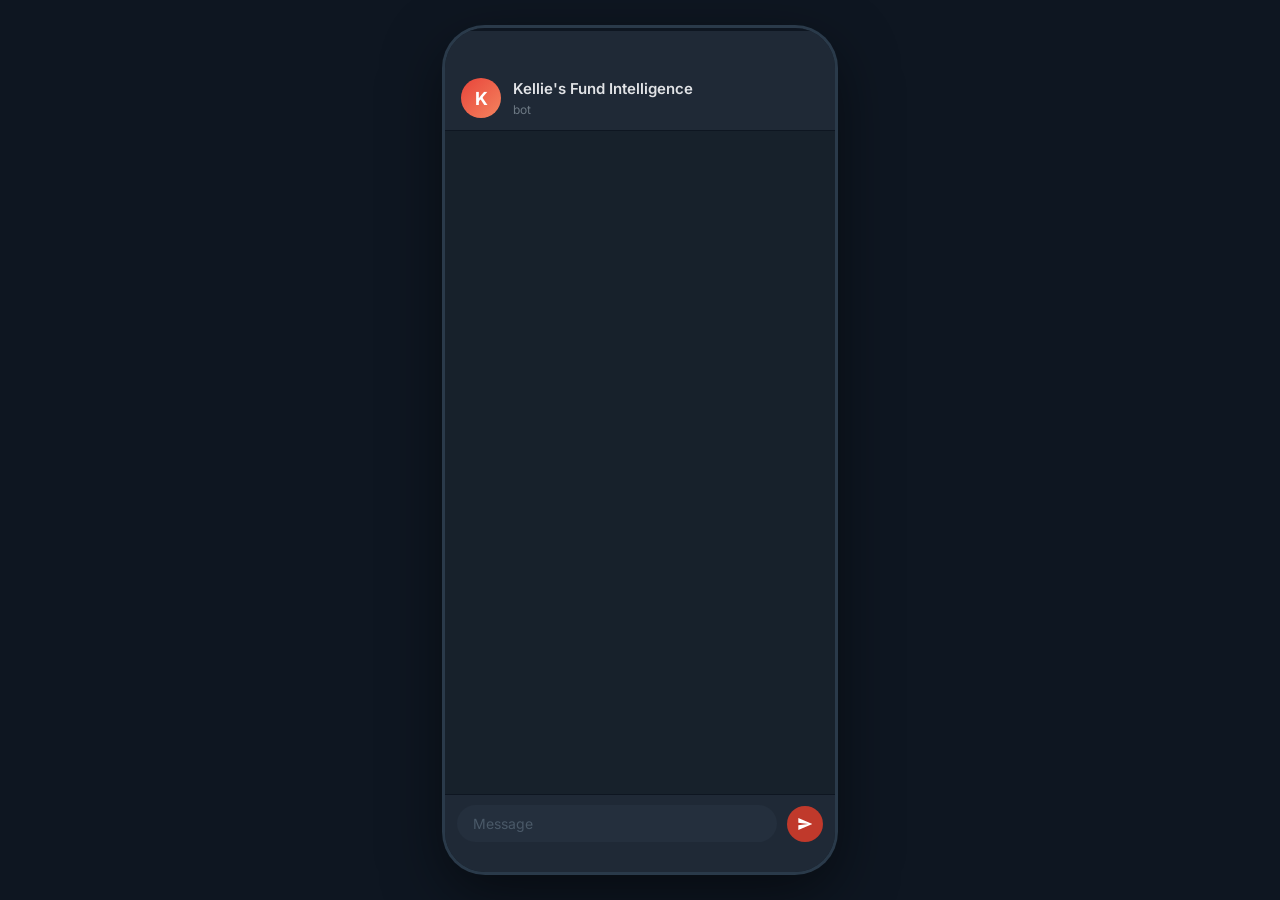
<file: client_walkthrough.html>
<!DOCTYPE html>
<html lang="en">
<head>
<meta charset="UTF-8">
<meta name="viewport" content="width=device-width, initial-scale=1.0">
<title>Kellie's Fund Intelligence Bot - Walkthrough</title>
<style>
  @import url('https://fonts.googleapis.com/css2?family=Inter:wght@400;500;600;700&display=swap');

  * { margin: 0; padding: 0; box-sizing: border-box; }

  body {
    background: #0e1621;
    font-family: 'Inter', -apple-system, sans-serif;
    display: flex;
    justify-content: center;
    align-items: center;
    min-height: 100vh;
    overflow: hidden;
  }

  .phone {
    width: 390px;
    height: 844px;
    background: #17212b;
    border-radius: 40px;
    overflow: hidden;
    position: relative;
    box-shadow: 0 0 0 3px #2a3a4a, 0 20px 60px rgba(0,0,0,0.5);
  }

  @media (max-width: 430px) {
    body {
      overflow: hidden;
      align-items: stretch;
    }
    .phone {
      width: 100%;
      height: 100dvh;
      border-radius: 0;
      box-shadow: none;
      display: flex;
      flex-direction: column;
    }
    .header { padding-top: 12px; flex-shrink: 0; }
    .chat-area {
      flex: 1;
      height: auto !important;
      padding-bottom: 20px !important;
      overflow-y: auto;
    }
    .input-bar {
      position: relative !important;
      flex-shrink: 0;
    }
  }

  .header {
    background: #1f2936;
    padding: 50px 16px 12px;
    display: flex;
    align-items: center;
    gap: 12px;
    border-bottom: 1px solid #0e1621;
    position: relative;
    z-index: 10;
  }

  .header-avatar {
    width: 40px; height: 40px;
    border-radius: 50%;
    background: linear-gradient(135deg, #e8443a, #f4845f);
    display: flex; align-items: center; justify-content: center;
    font-size: 18px; font-weight: 700; color: white;
  }

  .header-info h3 { color: #e1e3e6; font-size: 15px; font-weight: 600; }
  .header-info span { color: #6c7883; font-size: 12px; }

  .chat-area {
    height: 690px;
    overflow-y: auto;
    padding: 12px 8px 100px;
    scroll-behavior: smooth;
    -ms-overflow-style: none;
    scrollbar-width: none;
  }
  .chat-area::-webkit-scrollbar { display: none; }

  .msg {
    max-width: 300px;
    padding: 8px 12px;
    border-radius: 12px;
    margin-bottom: 6px;
    font-size: 14px;
    line-height: 1.6;
    opacity: 0;
    transform: translateY(15px);
    animation: msgIn 0.35s ease forwards;
    position: relative;
  }

  @keyframes msgIn {
    to { opacity: 1; transform: translateY(0); }
  }

  .msg.user {
    background: #c0392b;
    color: white;
    margin-left: auto;
    border-bottom-right-radius: 4px;
    font-weight: 500;
  }

  .msg.bot {
    background: #182533;
    color: #e1e3e6;
    margin-right: auto;
    border-bottom-left-radius: 4px;
  }

  .msg b { color: #e1e3e6; }
  .msg .cmd { color: #e74c3c; }
  .msg .section-header { color: #e1e3e6; font-weight: 600; display: block; margin-top: 6px; }
  .msg .dim { color: #6c7883; font-style: italic; font-size: 13px; }
  .msg .source { color: #6c7883; font-size: 12px; }
  .msg .highlight { color: #e74c3c; }
  .msg .green { color: #27ae60; font-weight: 600; }
  .msg .red { color: #e74c3c; font-weight: 600; }
  .msg .gold { color: #f39c12; font-weight: 600; }
  .msg .cta { color: #e74c3c; font-style: italic; font-size: 13px; display: block; margin-top: 6px; }
  .msg .link { color: #3498db; text-decoration: underline; }
  .msg .whatsapp { color: #25d366; font-weight: 500; }
  .msg .bar { display: inline-block; height: 8px; border-radius: 4px; margin-right: 4px; vertical-align: middle; }
  .msg .bar-green { background: #27ae60; }
  .msg .bar-red { background: #e74c3c; }
  .msg .bar-gold { background: #f39c12; }

  .typing {
    display: flex;
    gap: 4px;
    padding: 12px 16px;
    opacity: 0;
    animation: msgIn 0.3s ease forwards;
  }
  .typing span {
    width: 8px; height: 8px;
    background: #4a5968;
    border-radius: 50%;
    animation: typingDot 1.2s ease infinite;
  }
  .typing span:nth-child(2) { animation-delay: 0.2s; }
  .typing span:nth-child(3) { animation-delay: 0.4s; }

  @keyframes typingDot {
    0%, 60%, 100% { transform: translateY(0); opacity: 0.4; }
    30% { transform: translateY(-6px); opacity: 1; }
  }

  .input-bar {
    position: absolute;
    bottom: 0; left: 0; right: 0;
    background: #1f2936;
    padding: 10px 12px 30px;
    display: flex;
    align-items: center;
    gap: 10px;
    border-top: 1px solid #0e1621;
  }

  .input-field {
    flex: 1;
    background: #242f3d;
    border: none;
    border-radius: 20px;
    padding: 10px 16px;
    color: #e1e3e6;
    font-size: 14px;
    font-family: inherit;
    outline: none;
  }
  .input-field::placeholder { color: #4a5968; }

  .send-btn {
    width: 36px; height: 36px;
    background: #c0392b;
    border: none; border-radius: 50%;
    display: flex; align-items: center; justify-content: center;
    cursor: pointer;
  }
  .send-btn svg { fill: white; width: 16px; height: 16px; }

  .scene-label {
    text-align: center;
    padding: 8px;
    margin: 8px 0;
    opacity: 0;
    animation: msgIn 0.5s ease forwards;
  }
  .scene-label span {
    background: #1f2936;
    color: #6c7883;
    font-size: 12px;
    padding: 4px 12px;
    border-radius: 10px;
  }

  .narrator {
    position: absolute;
    bottom: 90px;
    left: 50%;
    transform: translateX(-50%);
    background: rgba(192,57,43,0.95);
    color: white;
    padding: 10px 20px;
    border-radius: 12px;
    font-size: 13px;
    font-weight: 500;
    text-align: center;
    opacity: 0;
    transition: opacity 0.4s;
    z-index: 20;
    width: 340px;
    pointer-events: none;
  }
  .narrator.show { opacity: 1; }

  .progress-bar {
    position: absolute;
    top: 0; left: 0; right: 0;
    height: 3px;
    background: #0e1621;
    z-index: 20;
  }
  .progress-fill {
    height: 100%;
    background: linear-gradient(90deg, #c0392b, #e74c3c);
    width: 0%;
    transition: width 0.5s ease;
  }

  .replay-btn {
    position: absolute;
    top: 50%; left: 50%;
    transform: translate(-50%, -50%);
    background: #c0392b;
    color: white;
    border: none;
    padding: 14px 32px;
    border-radius: 12px;
    font-size: 16px;
    font-weight: 600;
    cursor: pointer;
    font-family: inherit;
    display: none;
    z-index: 30;
    box-shadow: 0 4px 20px rgba(192,57,43,0.4);
  }
  .replay-btn:hover { background: #e74c3c; }
</style>
</head>
<body>

<div class="phone">
  <div class="progress-bar"><div class="progress-fill" id="progress"></div></div>

  <div class="header">
    <div class="header-avatar">K</div>
    <div class="header-info">
      <h3>Kellie's Fund Intelligence</h3>
      <span>bot</span>
    </div>
  </div>

  <div class="chat-area" id="chat"></div>

  <div class="narrator" id="narrator"></div>

  <div class="input-bar">
    <input class="input-field" placeholder="Message" readonly id="inputField">
    <div class="send-btn">
      <svg viewBox="0 0 24 24"><path d="M2.01 21L23 12 2.01 3 2 10l15 2-15 2z"/></svg>
    </div>
  </div>

  <button class="replay-btn" id="replayBtn" onclick="replay()">Replay</button>
</div>

<script>
const chat = document.getElementById('chat');
const narrator = document.getElementById('narrator');
const progress = document.getElementById('progress');
const inputField = document.getElementById('inputField');
const replayBtn = document.getElementById('replayBtn');

const totalScenes = 13;

function sleep(ms) { return new Promise(r => setTimeout(r, ms)); }

function scrollDown() {
  requestAnimationFrame(() => {
    chat.scrollTop = chat.scrollHeight + 500;
    const last = chat.lastElementChild;
    if (last) last.scrollIntoView({ behavior: 'smooth', block: 'end' });
  });
}

function setProgress(scene) {
  progress.style.width = ((scene / totalScenes) * 100) + '%';
}

function showNarrator(text, duration = 2500) {
  narrator.textContent = text;
  narrator.classList.add('show');
  return sleep(duration).then(() => narrator.classList.remove('show'));
}

function addMsg(type, html, delay = 0) {
  return sleep(delay).then(() => {
    const div = document.createElement('div');
    div.className = 'msg ' + type;
    div.innerHTML = html;
    chat.appendChild(div);
    scrollDown();
    setTimeout(scrollDown, 300);
    return sleep(100);
  });
}

function addLabel(text, delay = 0) {
  return sleep(delay).then(() => {
    const div = document.createElement('div');
    div.className = 'scene-label';
    div.innerHTML = '<span>' + text + '</span>';
    chat.appendChild(div);
    scrollDown();
  });
}

function showTyping(duration = 1200) {
  const div = document.createElement('div');
  div.className = 'msg bot typing';
  div.innerHTML = '<span></span><span></span><span></span>';
  chat.appendChild(div);
  scrollDown();
  return sleep(duration).then(() => {
    div.remove();
  });
}

function typeInput(text, duration = 600) {
  inputField.value = '';
  let i = 0;
  const step = duration / text.length;
  return new Promise(resolve => {
    const interval = setInterval(() => {
      inputField.value = text.substring(0, ++i);
      if (i >= text.length) { clearInterval(interval); setTimeout(() => { inputField.value = ''; resolve(); }, 300); }
    }, step);
  });
}

async function scene0_intro() {
  setProgress(0);
  await sleep(300);

  await addMsg('bot',
    '<b>Welcome to Kellie\'s Fund Intelligence Bot</b><br><br>' +
    'Your personal portal to <b>93 HSBC funds</b> — live data, rankings, news, and insights, all from Telegram.<br><br>' +
    '<span class="dim">Let me show you what I can do.</span>'
  );

  await sleep(3000);
  await showNarrator('Live fund data + market intelligence, on demand', 3000);
  await sleep(800);
}

async function scene1_overview() {
  setProgress(1);
  await addLabel('📊 /overview — Fund snapshot');
  await sleep(400);
  await typeInput('/overview PIMCO');
  await addMsg('user', '/overview PIMCO');
  await showTyping(1500);

  await addMsg('bot',
    '<b>📊 PIMCO GIS Income Fund</b><br><br>' +
    '<b>NAV:</b> $9.42 <span class="green">▲ +0.32%</span><br>' +
    '<b>1Y Return:</b> <span class="green">+8.74%</span><br>' +
    '<b>3Y Return:</b> <span class="green">+12.31%</span><br>' +
    '<b>Risk Level:</b> 4 / 7<br>' +
    '<b>Category:</b> Fixed Income — Global<br>' +
    '<b>Distribution:</b> Monthly<br><br>' +
    '<span class="link">📄 Factsheet</span> · <span class="link">📋 Prospectus</span>'
  );

  await sleep(3000);
}

async function scene2_performance() {
  setProgress(2);
  await addLabel('🏆 /performance — Fund rankings');
  await sleep(400);
  await typeInput('/performance');
  await addMsg('user', '/performance');
  await showTyping(2000);

  await addMsg('bot',
    '<b>🏆 Top Performers — 1 Year</b><br><br>' +
    '1. <b>Fidelity Global Technology</b><br>' +
    '   <span class="bar bar-green" style="width:140px"></span> <span class="green">+28.4%</span><br>' +
    '2. <b>AB American Growth</b><br>' +
    '   <span class="bar bar-green" style="width:125px"></span> <span class="green">+24.7%</span><br>' +
    '3. <b>JPMorgan Asia Growth</b><br>' +
    '   <span class="bar bar-green" style="width:110px"></span> <span class="green">+21.3%</span><br>' +
    '4. <b>Schroder Asian Equity Yield</b><br>' +
    '   <span class="bar bar-green" style="width:95px"></span> <span class="green">+18.9%</span><br>' +
    '5. <b>Neuberger Berman 5G</b><br>' +
    '   <span class="bar bar-green" style="width:90px"></span> <span class="green">+17.6%</span><br><br>' +
    '<span class="dim">Based on 93 HSBC-available funds</span>'
  );

  await sleep(3500);
}

async function scene3_recommend() {
  setProgress(3);
  await addLabel('💡 /recommend — Personalised picks');
  await sleep(400);
  await typeInput('/recommend_income');
  await addMsg('user', '/recommend_income');
  await showTyping(1800);

  await addMsg('bot',
    '<b>💡 Income Recommendations</b><br>' +
    '<span class="dim">For regular cash flow seekers</span><br><br>' +
    '1. <b>PIMCO GIS Income Fund</b><br>' +
    '   Yield: <span class="gold">5.8%</span> · Risk: 4/7 · Monthly payout<br>' +
    '   <span class="dim">Diversified global bonds, consistent distributor</span><br><br>' +
    '2. <b>Schroder Asian Equity Yield</b><br>' +
    '   Yield: <span class="gold">4.9%</span> · Risk: 5/7 · Quarterly payout<br>' +
    '   <span class="dim">Asia equity income, higher growth potential</span><br><br>' +
    '3. <b>JPMorgan Global Income</b><br>' +
    '   Yield: <span class="gold">4.2%</span> · Risk: 3/7 · Monthly payout<br>' +
    '   <span class="dim">Multi-asset, lower volatility</span>'
  );

  await sleep(3500);
}

async function scene4_top5() {
  setProgress(4);
  await addLabel('🔥 /top5 — Quick picks');
  await sleep(400);
  await typeInput('/top5');
  await addMsg('user', '/top5');
  await showTyping(1500);

  await addMsg('bot',
    '<b>🔥 Top 5 Funds This Month</b><br><br>' +
    '🥇 <b>Fidelity Global Technology</b> <span class="green">+4.2%</span><br>' +
    '🥈 <b>AB American Growth</b> <span class="green">+3.8%</span><br>' +
    '🥉 <b>BlackRock World Gold</b> <span class="green">+3.5%</span><br>' +
    '4. <b>Amundi Pioneer US Equity</b> <span class="green">+3.1%</span><br>' +
    '5. <b>Neuberger Berman 5G</b> <span class="green">+2.9%</span><br><br>' +
    '<span class="dim">MTD returns as of 22 Apr 2026</span>'
  );

  await sleep(2500);
}

async function scene5_yield() {
  setProgress(5);
  await addLabel('💰 /yield — Dividend yields');
  await sleep(400);
  await typeInput('/yield');
  await addMsg('user', '/yield');
  await showTyping(1500);

  await addMsg('bot',
    '<b>💰 Highest Yielding Funds</b><br><br>' +
    '1. <b>PIMCO GIS Income</b> — <span class="gold">5.8%</span> Monthly<br>' +
    '2. <b>Allianz Income & Growth</b> — <span class="gold">5.5%</span> Monthly<br>' +
    '3. <b>Schroder Asian Eq Yield</b> — <span class="gold">4.9%</span> Quarterly<br>' +
    '4. <b>JPMorgan Global Income</b> — <span class="gold">4.2%</span> Monthly<br>' +
    '5. <b>Franklin Templeton Income</b> — <span class="gold">4.0%</span> Monthly<br><br>' +
    '<span class="dim">Distribution yields are historical and not guaranteed</span>'
  );

  await sleep(3000);
}

async function scene6_compare() {
  setProgress(6);
  await addLabel('⚖️ /compare — Side by side');
  await sleep(400);
  await typeInput('/compare PIMCO vs JPMorgan');
  await addMsg('user', '/compare PIMCO vs JPMorgan');
  await showTyping(2000);

  await addMsg('bot',
    '<b>⚖️ Fund Comparison</b><br><br>' +
    '<b>PIMCO GIS Income</b> vs <b>JPM Global Income</b><br><br>' +
    '              PIMCO    |    JPM<br>' +
    '1Y Return:  <span class="green">+8.7%</span>    |  <span class="green">+6.2%</span><br>' +
    '3Y Return:  <span class="green">+12.3%</span>  |  <span class="green">+9.8%</span><br>' +
    'Yield:        <span class="gold">5.8%</span>     |  <span class="gold">4.2%</span><br>' +
    'Risk:          4/7       |   3/7<br>' +
    'Payout:     Monthly  |  Monthly<br><br>' +
    '<span class="dim">PIMCO: higher yield & return, slightly higher risk</span>'
  );

  await sleep(3500);
}

async function scene7_news() {
  setProgress(7);
  await addLabel('📰 /news — Market headlines');
  await sleep(400);
  await typeInput('/news');
  await addMsg('user', '/news');
  await showTyping(1500);

  await addMsg('bot',
    '<b>📰 Market Headlines</b><br>' +
    '<span class="dim">Cross-verified from multiple sources</span><br><br>' +
    '• <b>Fed holds rates steady, signals patience amid tariff uncertainty</b><br>' +
    '<span class="source">[Reuters] [Bloomberg] | 22 Apr 2026</span><br><br>' +
    '• <b>China GDP beats expectations at 5.2%, stimulus measures drive recovery</b><br>' +
    '<span class="source">[FT] [Reuters] | 22 Apr 2026</span><br><br>' +
    '• <b>MAS maintains S$NEER neutral stance amid global crosswinds</b><br>' +
    '<span class="source">[Straits Times] [Bloomberg] | 22 Apr 2026</span>'
  );

  await sleep(3000);
}

async function scene8_sector() {
  setProgress(8);
  await addLabel('📈 /sector — Industry trends');
  await sleep(400);
  await typeInput('/sector_technology');
  await addMsg('user', '/sector_technology');
  await showTyping(1500);

  await addMsg('bot',
    '<b>📈 Technology</b><br><br>' +
    '• <b>Nvidia Q1 revenue hits record, AI chip demand surges</b><br>' +
    '<span class="source">[Bloomberg] | 22 Apr 2026</span><br><br>' +
    '• <b>Apple unveils new iPhone AI features, stock hits all-time high</b><br>' +
    '<span class="source">[Reuters] | 22 Apr 2026</span><br><br>' +
    '• <b>TSMC expands Singapore fab, confirms S$80bn investment</b><br>' +
    '<span class="source">[Straits Times] | 21 Apr 2026</span>'
  );

  await sleep(2500);
}

async function scene9_house() {
  setProgress(9);
  await addLabel('🏛 /house — Fund house updates');
  await sleep(400);
  await typeInput('/house');
  await addMsg('user', '/house');
  await showTyping(1800);

  await addMsg('bot',
    '<b>🏛 Fund House Updates</b><br><br>' +
    '<b>BlackRock</b><br>' +
    '• Raises 2026 equity outlook, favours AI infrastructure<br>' +
    '<span class="source">[Bloomberg] | 22 Apr 2026</span><br><br>' +
    '<b>PIMCO</b><br>' +
    '• Expects rate cuts in H2, overweights duration<br>' +
    '<span class="source">[FT] | 21 Apr 2026</span><br><br>' +
    '<b>Schroders</b><br>' +
    '• Launches new Asia income strategy for SG market<br>' +
    '<span class="source">[Straits Times] | 21 Apr 2026</span><br><br>' +
    '<span class="dim">Covering 29 fund houses</span>'
  );

  await sleep(3000);
}

async function scene10_ask() {
  setProgress(10);
  await addLabel('🤔 /ask — Ask Kellie anything');
  await sleep(400);
  await typeInput('/ask Should I switch to bonds?');
  await addMsg('user', '/ask Should I switch to bonds?');
  await showTyping(2500);

  await addMsg('bot',
    '<b>🤔 Ask Kellie</b><br><br>' +
    'It depends on your timeline and risk appetite. With the Fed signalling patience, bonds look attractive for income seekers.<br><br>' +
    'For a <b>balanced approach</b>, consider keeping 40-60% equities and adding bond exposure through:<br><br>' +
    '• <b>PIMCO GIS Income</b> — global bonds, 5.8% yield<br>' +
    '• <b>JPMorgan Global Income</b> — multi-asset, lower volatility<br><br>' +
    'A full switch to bonds may miss equity upside, especially in tech and Asia.<br><br>' +
    '<span class="cta">Want a personalised review? /contact</span>'
  );

  await sleep(3500);
}

async function scene11_learn() {
  setProgress(11);
  await addLabel('💡 /learn — Financial education');
  await sleep(400);
  await typeInput('/learn_srs');
  await addMsg('user', '/learn_srs');
  await showTyping(1800);

  await addMsg('bot',
    '<b>💡 SRS — Supplementary Retirement Scheme</b><br><br>' +
    '<b>What is SRS?</b><br>' +
    'A voluntary savings scheme that gives you tax relief today and a retirement nest egg for tomorrow.<br><br>' +
    '<b>Key numbers (2026):</b><br>' +
    '• Contribution cap: $15,300/year (Citizens & PRs)<br>' +
    '• Tax relief: Up to $3,366/year (at 22% bracket)<br>' +
    '• Withdrawal tax: Only 50% taxable after age 62<br><br>' +
    '<b>SRS + Funds:</b><br>' +
    'SRS cash earns 0.05%. Investing in funds can target 4-8% returns while keeping the tax benefit.<br><br>' +
    '<span class="cta">Want to optimise your SRS? /contact</span>'
  );

  await sleep(3000);
}

async function scene12_dividend() {
  setProgress(12);
  await addLabel('📅 /dividend — Payout calendar');
  await sleep(400);
  await typeInput('/dividend');
  await addMsg('user', '/dividend');
  await showTyping(1200);

  await addMsg('bot',
    '<b>📅 Upcoming Dividends</b><br><br>' +
    '<b>April 2026</b><br>' +
    '• PIMCO GIS Income — $0.042/unit — 25 Apr<br>' +
    '• Allianz Income & Growth — $0.038/unit — 28 Apr<br>' +
    '• JPMorgan Global Income — $0.031/unit — 30 Apr<br><br>' +
    '<b>May 2026</b><br>' +
    '• Schroder Asian Eq Yield — $0.056/unit — 15 May<br>' +
    '• Franklin Templeton Income — $0.029/unit — 20 May<br><br>' +
    '<span class="dim">Dates subject to fund manager confirmation</span>'
  );

  await sleep(2500);
}

async function finale() {
  setProgress(totalScenes);
  await sleep(500);

  await addMsg('bot',
    '<b>That\'s your fund intelligence toolkit.</b><br><br>' +
    '<b>📊 Fund Data</b><br>' +
    '<span class="cmd">/overview</span> — Fund snapshot<br>' +
    '<span class="cmd">/performance</span> — Rankings<br>' +
    '<span class="cmd">/yield</span> — Dividend yields<br>' +
    '<span class="cmd">/top5</span> — Monthly top picks<br>' +
    '<span class="cmd">/compare</span> — Side by side<br>' +
    '<span class="cmd">/dividend</span> — Payout calendar<br>' +
    '<span class="cmd">/factsheet</span> — Fund documents<br>' +
    '<span class="cmd">/funds</span> — Search all 93 funds<br>' +
    '<span class="cmd">/recommend</span> — Personalised picks<br><br>' +
    '<b>📰 Market Intel</b><br>' +
    '<span class="cmd">/news</span> — Headlines<br>' +
    '<span class="cmd">/sgnews</span> — Singapore news<br>' +
    '<span class="cmd">/sector</span> — 17 sectors<br>' +
    '<span class="cmd">/house</span> — 29 fund houses<br><br>' +
    '<b>💡 More</b><br>' +
    '<span class="cmd">/ask</span> — Ask Kellie<br>' +
    '<span class="cmd">/learn</span> — Financial education<br>' +
    '<span class="cmd">/help</span> — Full command list'
  );

  await sleep(500);
  scrollDown();
  await sleep(2000);
  await showNarrator('93 funds. 16 commands. All from Telegram.', 3000);
  await sleep(1000);
  replayBtn.style.display = 'block';
}

async function runWalkthrough() {
  chat.innerHTML = '';
  replayBtn.style.display = 'none';
  setProgress(0);

  await sleep(800);
  await scene0_intro();
  await scene1_overview();
  await scene2_performance();
  await scene3_recommend();
  await scene4_top5();
  await scene5_yield();
  await scene6_compare();
  await scene7_news();
  await scene8_sector();
  await scene9_house();
  await scene10_ask();
  await scene11_learn();
  await scene12_dividend();
  await finale();
}

function replay() {
  runWalkthrough();
}

runWalkthrough();
</script>
</body>
</html>
</file>
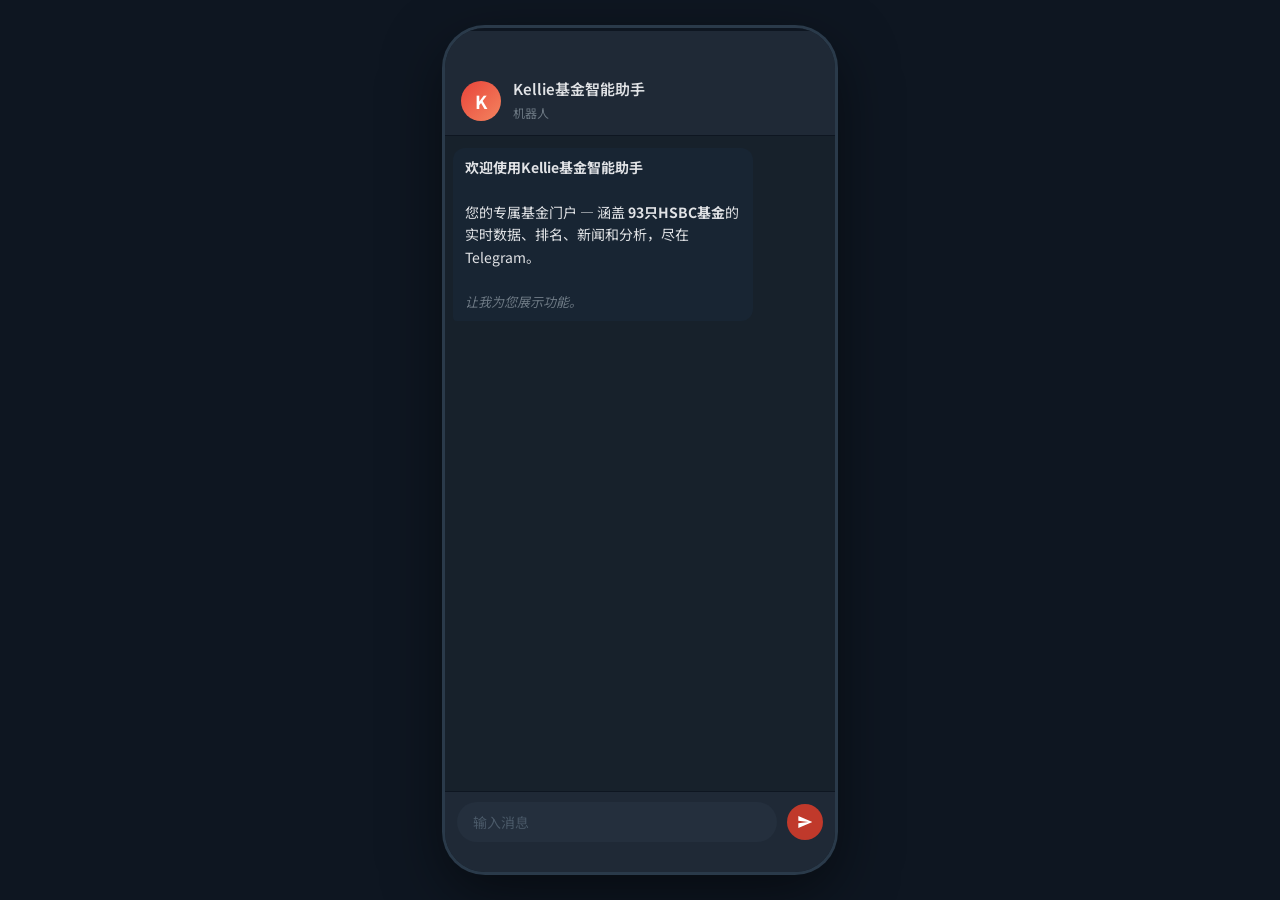
<file: client_walkthrough_cn.html>
<!DOCTYPE html>
<html lang="zh">
<head>
<meta charset="UTF-8">
<meta name="viewport" content="width=device-width, initial-scale=1.0">
<title>Kellie基金智能助手 - 使用指南</title>
<style>
  @import url('https://fonts.googleapis.com/css2?family=Inter:wght@400;500;600;700&family=Noto+Sans+SC:wght@400;500;600;700&display=swap');

  * { margin: 0; padding: 0; box-sizing: border-box; }

  body {
    background: #0e1621;
    font-family: 'Noto Sans SC', 'Inter', -apple-system, sans-serif;
    display: flex;
    justify-content: center;
    align-items: center;
    min-height: 100vh;
    overflow: hidden;
  }

  .phone {
    width: 390px;
    height: 844px;
    background: #17212b;
    border-radius: 40px;
    overflow: hidden;
    position: relative;
    box-shadow: 0 0 0 3px #2a3a4a, 0 20px 60px rgba(0,0,0,0.5);
  }

  @media (max-width: 430px) {
    body {
      overflow: hidden;
      align-items: stretch;
    }
    .phone {
      width: 100%;
      height: 100dvh;
      border-radius: 0;
      box-shadow: none;
      display: flex;
      flex-direction: column;
    }
    .header { padding-top: 12px; flex-shrink: 0; }
    .chat-area {
      flex: 1;
      height: auto !important;
      padding-bottom: 20px !important;
      overflow-y: auto;
    }
    .input-bar {
      position: relative !important;
      flex-shrink: 0;
    }
  }

  .header {
    background: #1f2936;
    padding: 50px 16px 12px;
    display: flex;
    align-items: center;
    gap: 12px;
    border-bottom: 1px solid #0e1621;
    position: relative;
    z-index: 10;
  }

  .header-avatar {
    width: 40px; height: 40px;
    border-radius: 50%;
    background: linear-gradient(135deg, #e8443a, #f4845f);
    display: flex; align-items: center; justify-content: center;
    font-size: 18px; font-weight: 700; color: white;
  }

  .header-info h3 { color: #e1e3e6; font-size: 15px; font-weight: 600; }
  .header-info span { color: #6c7883; font-size: 12px; }

  .chat-area {
    height: 690px;
    overflow-y: auto;
    padding: 12px 8px 100px;
    scroll-behavior: smooth;
    -ms-overflow-style: none;
    scrollbar-width: none;
  }
  .chat-area::-webkit-scrollbar { display: none; }

  .msg {
    max-width: 300px;
    padding: 8px 12px;
    border-radius: 12px;
    margin-bottom: 6px;
    font-size: 14px;
    line-height: 1.6;
    opacity: 0;
    transform: translateY(15px);
    animation: msgIn 0.35s ease forwards;
    position: relative;
  }

  @keyframes msgIn {
    to { opacity: 1; transform: translateY(0); }
  }

  .msg.user {
    background: #c0392b;
    color: white;
    margin-left: auto;
    border-bottom-right-radius: 4px;
    font-weight: 500;
  }

  .msg.bot {
    background: #182533;
    color: #e1e3e6;
    margin-right: auto;
    border-bottom-left-radius: 4px;
  }

  .msg b { color: #e1e3e6; }
  .msg .cmd { color: #e74c3c; }
  .msg .section-header { color: #e1e3e6; font-weight: 600; display: block; margin-top: 6px; }
  .msg .dim { color: #6c7883; font-style: italic; font-size: 13px; }
  .msg .source { color: #6c7883; font-size: 12px; }
  .msg .highlight { color: #e74c3c; }
  .msg .green { color: #27ae60; font-weight: 600; }
  .msg .red { color: #e74c3c; font-weight: 600; }
  .msg .gold { color: #f39c12; font-weight: 600; }
  .msg .cta { color: #e74c3c; font-style: italic; font-size: 13px; display: block; margin-top: 6px; }
  .msg .link { color: #3498db; text-decoration: underline; }
  .msg .bar { display: inline-block; height: 8px; border-radius: 4px; margin-right: 4px; vertical-align: middle; }
  .msg .bar-green { background: #27ae60; }

  .typing {
    display: flex;
    gap: 4px;
    padding: 12px 16px;
    opacity: 0;
    animation: msgIn 0.3s ease forwards;
  }
  .typing span {
    width: 8px; height: 8px;
    background: #4a5968;
    border-radius: 50%;
    animation: typingDot 1.2s ease infinite;
  }
  .typing span:nth-child(2) { animation-delay: 0.2s; }
  .typing span:nth-child(3) { animation-delay: 0.4s; }

  @keyframes typingDot {
    0%, 60%, 100% { transform: translateY(0); opacity: 0.4; }
    30% { transform: translateY(-6px); opacity: 1; }
  }

  .input-bar {
    position: absolute;
    bottom: 0; left: 0; right: 0;
    background: #1f2936;
    padding: 10px 12px 30px;
    display: flex;
    align-items: center;
    gap: 10px;
    border-top: 1px solid #0e1621;
  }

  .input-field {
    flex: 1;
    background: #242f3d;
    border: none;
    border-radius: 20px;
    padding: 10px 16px;
    color: #e1e3e6;
    font-size: 14px;
    font-family: inherit;
    outline: none;
  }
  .input-field::placeholder { color: #4a5968; }

  .send-btn {
    width: 36px; height: 36px;
    background: #c0392b;
    border: none; border-radius: 50%;
    display: flex; align-items: center; justify-content: center;
    cursor: pointer;
  }
  .send-btn svg { fill: white; width: 16px; height: 16px; }

  .scene-label {
    text-align: center;
    padding: 8px;
    margin: 8px 0;
    opacity: 0;
    animation: msgIn 0.5s ease forwards;
  }
  .scene-label span {
    background: #1f2936;
    color: #6c7883;
    font-size: 12px;
    padding: 4px 12px;
    border-radius: 10px;
  }

  .narrator {
    position: absolute;
    bottom: 90px;
    left: 50%;
    transform: translateX(-50%);
    background: rgba(192,57,43,0.95);
    color: white;
    padding: 10px 20px;
    border-radius: 12px;
    font-size: 13px;
    font-weight: 500;
    text-align: center;
    opacity: 0;
    transition: opacity 0.4s;
    z-index: 20;
    width: 340px;
    pointer-events: none;
  }
  .narrator.show { opacity: 1; }

  .progress-bar {
    position: absolute;
    top: 0; left: 0; right: 0;
    height: 3px;
    background: #0e1621;
    z-index: 20;
  }
  .progress-fill {
    height: 100%;
    background: linear-gradient(90deg, #c0392b, #e74c3c);
    width: 0%;
    transition: width 0.5s ease;
  }

  .replay-btn {
    position: absolute;
    top: 50%; left: 50%;
    transform: translate(-50%, -50%);
    background: #c0392b;
    color: white;
    border: none;
    padding: 14px 32px;
    border-radius: 12px;
    font-size: 16px;
    font-weight: 600;
    cursor: pointer;
    font-family: inherit;
    display: none;
    z-index: 30;
    box-shadow: 0 4px 20px rgba(192,57,43,0.4);
  }
  .replay-btn:hover { background: #e74c3c; }
</style>
</head>
<body>

<div class="phone">
  <div class="progress-bar"><div class="progress-fill" id="progress"></div></div>

  <div class="header">
    <div class="header-avatar">K</div>
    <div class="header-info">
      <h3>Kellie基金智能助手</h3>
      <span>机器人</span>
    </div>
  </div>

  <div class="chat-area" id="chat"></div>

  <div class="narrator" id="narrator"></div>

  <div class="input-bar">
    <input class="input-field" placeholder="输入消息" readonly id="inputField">
    <div class="send-btn">
      <svg viewBox="0 0 24 24"><path d="M2.01 21L23 12 2.01 3 2 10l15 2-15 2z"/></svg>
    </div>
  </div>

  <button class="replay-btn" id="replayBtn" onclick="replay()">重新播放</button>
</div>

<script>
const chat = document.getElementById('chat');
const narrator = document.getElementById('narrator');
const progress = document.getElementById('progress');
const inputField = document.getElementById('inputField');
const replayBtn = document.getElementById('replayBtn');

const totalScenes = 13;

function sleep(ms) { return new Promise(r => setTimeout(r, ms)); }
function scrollDown() {
  requestAnimationFrame(() => {
    chat.scrollTop = chat.scrollHeight + 500;
    const last = chat.lastElementChild;
    if (last) last.scrollIntoView({ behavior: 'smooth', block: 'end' });
  });
}
function setProgress(scene) { progress.style.width = ((scene / totalScenes) * 100) + '%'; }

function showNarrator(text, duration = 2500) {
  narrator.textContent = text;
  narrator.classList.add('show');
  return sleep(duration).then(() => narrator.classList.remove('show'));
}

function addMsg(type, html, delay = 0) {
  return sleep(delay).then(() => {
    const div = document.createElement('div');
    div.className = 'msg ' + type;
    div.innerHTML = html;
    chat.appendChild(div);
    scrollDown();
    setTimeout(scrollDown, 300);
    return sleep(100);
  });
}

function addLabel(text, delay = 0) {
  return sleep(delay).then(() => {
    const div = document.createElement('div');
    div.className = 'scene-label';
    div.innerHTML = '<span>' + text + '</span>';
    chat.appendChild(div);
    scrollDown();
  });
}

function showTyping(duration = 1200) {
  const div = document.createElement('div');
  div.className = 'msg bot typing';
  div.innerHTML = '<span></span><span></span><span></span>';
  chat.appendChild(div);
  scrollDown();
  return sleep(duration).then(() => { div.remove(); });
}

function typeInput(text, duration = 600) {
  inputField.value = '';
  let i = 0;
  const step = duration / text.length;
  return new Promise(resolve => {
    const interval = setInterval(() => {
      inputField.value = text.substring(0, ++i);
      if (i >= text.length) { clearInterval(interval); setTimeout(() => { inputField.value = ''; resolve(); }, 300); }
    }, step);
  });
}

async function scene0_intro() {
  setProgress(0);
  await sleep(300);

  await addMsg('bot',
    '<b>欢迎使用Kellie基金智能助手</b><br><br>' +
    '您的专属基金门户 — 涵盖 <b>93只HSBC基金</b>的实时数据、排名、新闻和分析，尽在Telegram。<br><br>' +
    '<span class="dim">让我为您展示功能。</span>'
  );

  await sleep(3000);
  await showNarrator('实时基金数据 + 市场情报，随时查询', 3000);
  await sleep(800);
}

async function scene1_overview() {
  setProgress(1);
  await addLabel('📊 /overview — 基金概览');
  await sleep(400);
  await typeInput('/overview PIMCO');
  await addMsg('user', '/overview PIMCO');
  await showTyping(1500);

  await addMsg('bot',
    '<b>📊 PIMCO GIS收益基金</b><br><br>' +
    '<b>净值:</b> $9.42 <span class="green">▲ +0.32%</span><br>' +
    '<b>1年回报:</b> <span class="green">+8.74%</span><br>' +
    '<b>3年回报:</b> <span class="green">+12.31%</span><br>' +
    '<b>风险等级:</b> 4 / 7<br>' +
    '<b>类别:</b> 固定收益 — 全球<br>' +
    '<b>分红:</b> 每月派息<br><br>' +
    '<span class="link">📄 基金概况</span> · <span class="link">📋 招股说明书</span>'
  );

  await sleep(3000);
}

async function scene2_performance() {
  setProgress(2);
  await addLabel('🏆 /performance — 业绩排名');
  await sleep(400);
  await typeInput('/performance');
  await addMsg('user', '/performance');
  await showTyping(2000);

  await addMsg('bot',
    '<b>🏆 年度最佳表现基金</b><br><br>' +
    '1. <b>富达全球科技基金</b><br>' +
    '   <span class="bar bar-green" style="width:140px"></span> <span class="green">+28.4%</span><br>' +
    '2. <b>AB美国增长基金</b><br>' +
    '   <span class="bar bar-green" style="width:125px"></span> <span class="green">+24.7%</span><br>' +
    '3. <b>摩根亚洲增长基金</b><br>' +
    '   <span class="bar bar-green" style="width:110px"></span> <span class="green">+21.3%</span><br>' +
    '4. <b>施罗德亚洲股息基金</b><br>' +
    '   <span class="bar bar-green" style="width:95px"></span> <span class="green">+18.9%</span><br>' +
    '5. <b>路博迈5G基金</b><br>' +
    '   <span class="bar bar-green" style="width:90px"></span> <span class="green">+17.6%</span><br><br>' +
    '<span class="dim">基于93只HSBC可投资基金</span>'
  );

  await sleep(3500);
}

async function scene3_recommend() {
  setProgress(3);
  await addLabel('💡 /recommend — 个性化推荐');
  await sleep(400);
  await typeInput('/recommend_income');
  await addMsg('user', '/recommend_income');
  await showTyping(1800);

  await addMsg('bot',
    '<b>💡 收益型推荐</b><br>' +
    '<span class="dim">适合追求稳定现金流的投资者</span><br><br>' +
    '1. <b>PIMCO GIS收益基金</b><br>' +
    '   收益率: <span class="gold">5.8%</span> · 风险: 4/7 · 每月派息<br>' +
    '   <span class="dim">全球多元债券，稳定分红</span><br><br>' +
    '2. <b>施罗德亚洲股息基金</b><br>' +
    '   收益率: <span class="gold">4.9%</span> · 风险: 5/7 · 每季派息<br>' +
    '   <span class="dim">亚洲股息收入，增长潜力更高</span><br><br>' +
    '3. <b>摩根全球收益基金</b><br>' +
    '   收益率: <span class="gold">4.2%</span> · 风险: 3/7 · 每月派息<br>' +
    '   <span class="dim">多元资产，波动较低</span>'
  );

  await sleep(3500);
}

async function scene4_top5() {
  setProgress(4);
  await addLabel('🔥 /top5 — 月度精选');
  await sleep(400);
  await typeInput('/top5');
  await addMsg('user', '/top5');
  await showTyping(1500);

  await addMsg('bot',
    '<b>🔥 本月前五基金</b><br><br>' +
    '🥇 <b>富达全球科技基金</b> <span class="green">+4.2%</span><br>' +
    '🥈 <b>AB美国增长基金</b> <span class="green">+3.8%</span><br>' +
    '🥉 <b>贝莱德世界黄金基金</b> <span class="green">+3.5%</span><br>' +
    '4. <b>Amundi先锋美国股票</b> <span class="green">+3.1%</span><br>' +
    '5. <b>路博迈5G基金</b> <span class="green">+2.9%</span><br><br>' +
    '<span class="dim">本月至今回报 截至2026年4月22日</span>'
  );

  await sleep(2500);
}

async function scene5_yield() {
  setProgress(5);
  await addLabel('💰 /yield — 股息收益率');
  await sleep(400);
  await typeInput('/yield');
  await addMsg('user', '/yield');
  await showTyping(1500);

  await addMsg('bot',
    '<b>💰 最高收益率基金</b><br><br>' +
    '1. <b>PIMCO GIS收益</b> — <span class="gold">5.8%</span> 每月<br>' +
    '2. <b>安联收益及增长</b> — <span class="gold">5.5%</span> 每月<br>' +
    '3. <b>施罗德亚洲股息</b> — <span class="gold">4.9%</span> 每季<br>' +
    '4. <b>摩根全球收益</b> — <span class="gold">4.2%</span> 每月<br>' +
    '5. <b>富兰克林收益</b> — <span class="gold">4.0%</span> 每月<br><br>' +
    '<span class="dim">历史分红收益率，不代表未来表现</span>'
  );

  await sleep(3000);
}

async function scene6_compare() {
  setProgress(6);
  await addLabel('⚖️ /compare — 基金对比');
  await sleep(400);
  await typeInput('/compare PIMCO vs JPMorgan');
  await addMsg('user', '/compare PIMCO vs JPMorgan');
  await showTyping(2000);

  await addMsg('bot',
    '<b>⚖️ 基金对比</b><br><br>' +
    '<b>PIMCO GIS收益</b> vs <b>摩根全球收益</b><br><br>' +
    '              PIMCO    |    摩根<br>' +
    '1年回报:  <span class="green">+8.7%</span>    |  <span class="green">+6.2%</span><br>' +
    '3年回报:  <span class="green">+12.3%</span>  |  <span class="green">+9.8%</span><br>' +
    '收益率:    <span class="gold">5.8%</span>     |  <span class="gold">4.2%</span><br>' +
    '风险:        4/7       |   3/7<br>' +
    '派息:      每月      |  每月<br><br>' +
    '<span class="dim">PIMCO: 更高收益和回报，风险略高</span>'
  );

  await sleep(3500);
}

async function scene7_news() {
  setProgress(7);
  await addLabel('📰 /news — 市场头条');
  await sleep(400);
  await typeInput('/news');
  await addMsg('user', '/news');
  await showTyping(1500);

  await addMsg('bot',
    '<b>📰 市场头条</b><br>' +
    '<span class="dim">经多源交叉验证</span><br><br>' +
    '• <b>美联储维持利率不变，关税不确定性下释放耐心信号</b><br>' +
    '<span class="source">[Reuters] [Bloomberg] | 2026年4月22日</span><br><br>' +
    '• <b>中国GDP超预期达5.2%，刺激措施推动复苏</b><br>' +
    '<span class="source">[FT] [Reuters] | 2026年4月22日</span><br><br>' +
    '• <b>新加坡金管局维持新元中性政策区间立场</b><br>' +
    '<span class="source">[海峡时报] [Bloomberg] | 2026年4月22日</span>'
  );

  await sleep(3000);
}

async function scene8_sector() {
  setProgress(8);
  await addLabel('📈 /sector — 行业动态');
  await sleep(400);
  await typeInput('/sector_technology');
  await addMsg('user', '/sector_technology');
  await showTyping(1500);

  await addMsg('bot',
    '<b>📈 科技</b><br><br>' +
    '• <b>英伟达Q1营收创纪录，AI芯片需求激增</b><br>' +
    '<span class="source">[Bloomberg] | 2026年4月22日</span><br><br>' +
    '• <b>苹果发布iPhone新AI功能，股价创历史新高</b><br>' +
    '<span class="source">[Reuters] | 2026年4月22日</span><br><br>' +
    '• <b>台积电扩建新加坡工厂，确认投资80亿新元</b><br>' +
    '<span class="source">[海峡时报] | 2026年4月21日</span>'
  );

  await sleep(2500);
}

async function scene9_house() {
  setProgress(9);
  await addLabel('🏛 /house — 基金公司动态');
  await sleep(400);
  await typeInput('/house');
  await addMsg('user', '/house');
  await showTyping(1800);

  await addMsg('bot',
    '<b>🏛 基金公司动态</b><br><br>' +
    '<b>贝莱德</b><br>' +
    '• 上调2026年股市展望，看好AI基建<br>' +
    '<span class="source">[Bloomberg] | 2026年4月22日</span><br><br>' +
    '<b>PIMCO</b><br>' +
    '• 预计下半年降息，增加久期配置<br>' +
    '<span class="source">[FT] | 2026年4月21日</span><br><br>' +
    '<b>施罗德</b><br>' +
    '• 为新加坡市场推出新亚洲收益策略<br>' +
    '<span class="source">[海峡时报] | 2026年4月21日</span><br><br>' +
    '<span class="dim">覆盖29家基金公司</span>'
  );

  await sleep(3000);
}

async function scene10_ask() {
  setProgress(10);
  await addLabel('🤔 /ask — 有问必答');
  await sleep(400);
  await typeInput('/ask 我该转投债券吗？');
  await addMsg('user', '/ask 我该转投债券吗？');
  await showTyping(2500);

  await addMsg('bot',
    '<b>🤔 有问必答</b><br><br>' +
    '这取决于您的投资期限和风险偏好。美联储释放耐心信号，债券对收益型投资者很有吸引力。<br><br>' +
    '建议<b>均衡配置</b>，保持40-60%股票同时增加债券敞口：<br><br>' +
    '• <b>PIMCO GIS收益</b> — 全球债券，5.8%收益率<br>' +
    '• <b>摩根全球收益</b> — 多元资产，波动较低<br><br>' +
    '全部转为债券可能错过股票上涨空间，尤其是科技和亚洲板块。<br><br>' +
    '<span class="cta">想要个性化分析？/contact</span>'
  );

  await sleep(3500);
}

async function scene11_learn() {
  setProgress(11);
  await addLabel('💡 /learn — 金融知识');
  await sleep(400);
  await typeInput('/learn_srs');
  await addMsg('user', '/learn_srs');
  await showTyping(1800);

  await addMsg('bot',
    '<b>💡 SRS — 退休辅助计划</b><br><br>' +
    '<b>什么是SRS？</b><br>' +
    '自愿储蓄计划，今天享受税务减免，明天拥有退休储备金。<br><br>' +
    '<b>2026年关键数字：</b><br>' +
    '• 缴款上限: $15,300/年（公民和永久居民）<br>' +
    '• 税务减免: 最高$3,366/年（22%税率）<br>' +
    '• 提取税: 62岁后仅50%需缴税<br><br>' +
    '<b>SRS + 基金：</b><br>' +
    'SRS现金利率仅0.05%。投资基金可争取4-8%回报，同时保留税务优惠。<br><br>' +
    '<span class="cta">想优化您的SRS配置？/contact</span>'
  );

  await sleep(3000);
}

async function scene12_dividend() {
  setProgress(12);
  await addLabel('📅 /dividend — 派息日历');
  await sleep(400);
  await typeInput('/dividend');
  await addMsg('user', '/dividend');
  await showTyping(1200);

  await addMsg('bot',
    '<b>📅 即将派息</b><br><br>' +
    '<b>2026年4月</b><br>' +
    '• PIMCO GIS收益 — $0.042/单位 — 4月25日<br>' +
    '• 安联收益及增长 — $0.038/单位 — 4月28日<br>' +
    '• 摩根全球收益 — $0.031/单位 — 4月30日<br><br>' +
    '<b>2026年5月</b><br>' +
    '• 施罗德亚洲股息 — $0.056/单位 — 5月15日<br>' +
    '• 富兰克林收益 — $0.029/单位 — 5月20日<br><br>' +
    '<span class="dim">日期以基金公司最终确认为准</span>'
  );

  await sleep(2500);
}

async function finale() {
  setProgress(totalScenes);
  await sleep(500);

  await addMsg('bot',
    '<b>这就是您的基金智能工具箱。</b><br><br>' +
    '<b>📊 基金数据</b><br>' +
    '<span class="cmd">/overview</span> — 基金概览<br>' +
    '<span class="cmd">/performance</span> — 业绩排名<br>' +
    '<span class="cmd">/yield</span> — 股息收益率<br>' +
    '<span class="cmd">/top5</span> — 月度精选<br>' +
    '<span class="cmd">/compare</span> — 基金对比<br>' +
    '<span class="cmd">/dividend</span> — 派息日历<br>' +
    '<span class="cmd">/factsheet</span> — 基金文件<br>' +
    '<span class="cmd">/funds</span> — 搜索全部93只基金<br>' +
    '<span class="cmd">/recommend</span> — 个性化推荐<br><br>' +
    '<b>📰 市场情报</b><br>' +
    '<span class="cmd">/news</span> — 市场头条<br>' +
    '<span class="cmd">/sgnews</span> — 新加坡新闻<br>' +
    '<span class="cmd">/sector</span> — 17个行业板块<br>' +
    '<span class="cmd">/house</span> — 29家基金公司<br><br>' +
    '<b>💡 更多</b><br>' +
    '<span class="cmd">/ask</span> — 有问必答<br>' +
    '<span class="cmd">/learn</span> — 金融知识<br>' +
    '<span class="cmd">/help</span> — 完整指令列表'
  );

  await sleep(500);
  scrollDown();
  await sleep(2000);
  await showNarrator('93只基金。16条指令。尽在Telegram。', 3000);
  await sleep(1000);
  replayBtn.style.display = 'block';
}

async function runWalkthrough() {
  chat.innerHTML = '';
  replayBtn.style.display = 'none';
  setProgress(0);

  await sleep(800);
  await scene0_intro();
  await scene1_overview();
  await scene2_performance();
  await scene3_recommend();
  await scene4_top5();
  await scene5_yield();
  await scene6_compare();
  await scene7_news();
  await scene8_sector();
  await scene9_house();
  await scene10_ask();
  await scene11_learn();
  await scene12_dividend();
  await finale();
}

function replay() { runWalkthrough(); }
runWalkthrough();
</script>
</body>
</html>
</file>
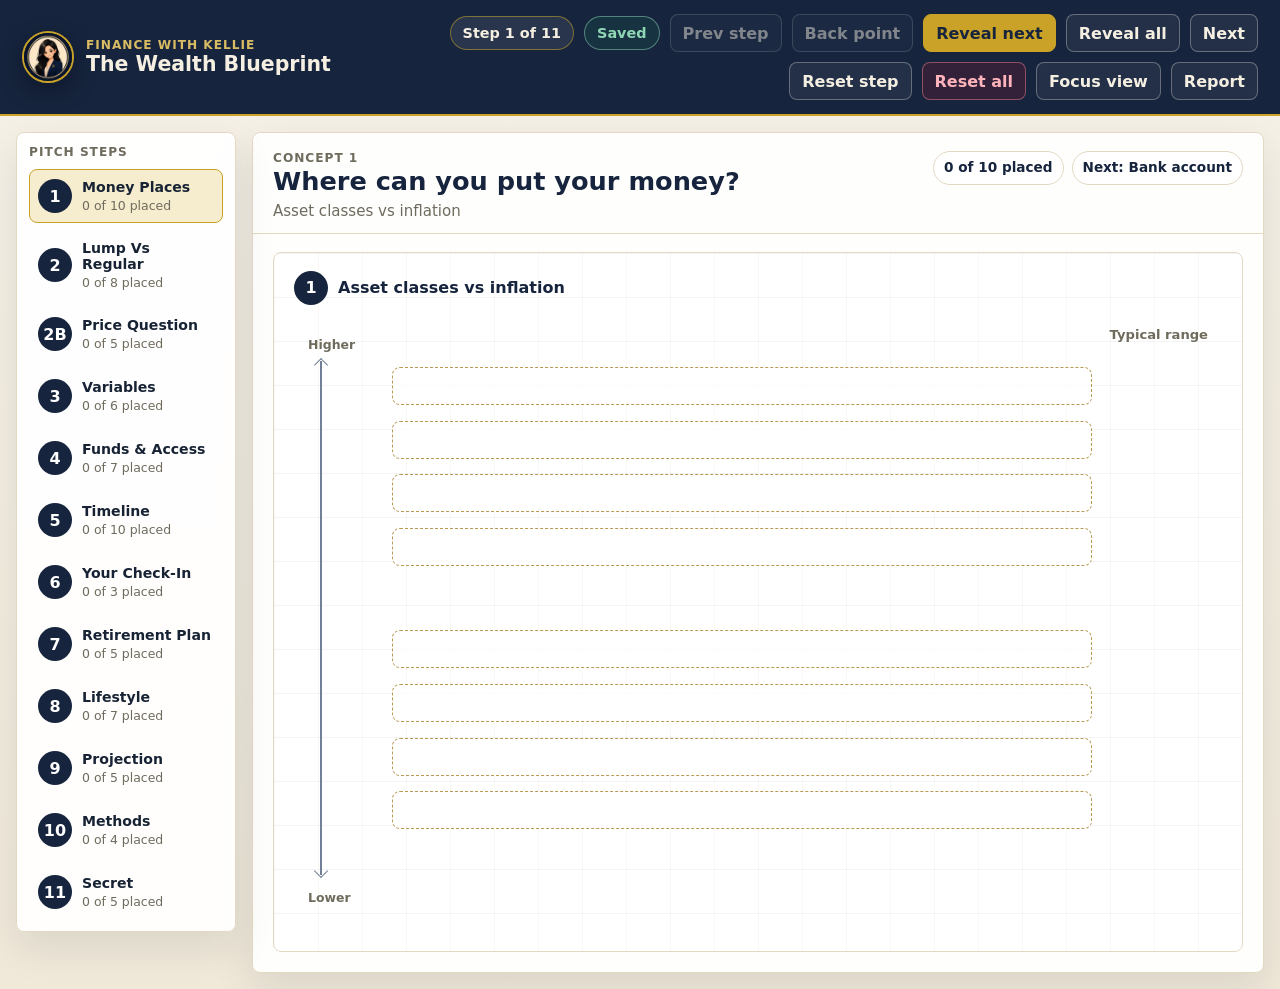
<file: six-steps-pitch-index.html>
<!doctype html>
<html lang="en">
<head>
  <meta charset="utf-8">
  <meta name="viewport" content="width=device-width, initial-scale=1">
  <title>The Wealth Blueprint | Finance with Kellie</title>
  <style>
    :root {
      --navy: #16243d;
      --ink: #172334;
      --muted: #6f6b5d;
      --line: #e3d9c2;
      --soft: #f6f1e7;
      --panel: #ffffff;
      --red: #cf142b;
      --red-soft: #fff0f1;
      --green: #1f7a5c;
      --green-soft: #edf8f3;
      --amber: #b7791f;
      --amber-soft: #fff7e6;
      --orange: #c65f13;
      --orange-soft: #fff3e8;
      --blue-soft: #eef5fc;
      --gold: #c9a227;
      --gold-strong: #a8861d;
      --gold-soft: #f6ecce;
      --cream: #f5efe2;
      --shadow: 0 16px 40px rgba(23, 35, 52, 0.10);
      --radius: 8px;
      font-family: Inter, ui-sans-serif, system-ui, -apple-system, BlinkMacSystemFont, "Segoe UI", sans-serif;
    }

    * {
      box-sizing: border-box;
    }

    html,
    body {
      min-height: 100%;
    }

    body {
      margin: 0;
      color: var(--ink);
      background:
        linear-gradient(180deg, rgba(246, 241, 231, 0.98), rgba(240, 232, 216, 0.94)),
        #f6f1e7;
    }

    button,
    input {
      font: inherit;
    }

    button {
      cursor: pointer;
    }

    button:focus-visible,
    input:focus-visible,
    .drop-zone:focus-visible {
      outline: 3px solid rgba(201, 162, 39, 0.5);
      outline-offset: 2px;
    }

    .app-header {
      min-height: 76px;
      display: flex;
      align-items: center;
      justify-content: space-between;
      flex-wrap: wrap;
      gap: 18px;
      padding: 14px 22px;
      border-bottom: 2px solid var(--gold);
      background: var(--navy);
      position: sticky;
      top: 0;
      z-index: 30;
    }

    .brand {
      display: flex;
      align-items: center;
      gap: 12px;
      min-width: 0;
    }

    .brand img {
      width: 52px;
      height: 52px;
      border-radius: 50%;
      object-fit: cover;
      border: 2px solid var(--gold);
      box-shadow: 0 8px 22px rgba(6, 12, 24, 0.45);
      flex: 0 0 auto;
    }

    .brand small,
    .panel-label {
      display: block;
      color: var(--muted);
      font-size: 0.76rem;
      font-weight: 700;
      letter-spacing: 0.08em;
      text-transform: uppercase;
    }

    .brand small {
      color: #d9bc63;
    }

    .brand h1 {
      margin: 1px 0 0;
      color: var(--cream);
      font-size: clamp(1.08rem, 1.6vw, 1.45rem);
      line-height: 1.1;
      letter-spacing: 0;
      white-space: normal;
    }

    .header-actions {
      flex: 1 1 540px;
      display: flex;
      align-items: center;
      justify-content: flex-end;
      gap: 10px;
      flex-wrap: wrap;
    }

    .progress-pill,
    .save-pill {
      color: var(--cream);
      background: rgba(255, 255, 255, 0.08);
      border: 1px solid rgba(201, 162, 39, 0.55);
      border-radius: 999px;
      padding: 8px 12px;
      font-size: 0.9rem;
      font-weight: 750;
      white-space: nowrap;
    }

    .save-pill {
      color: #8fd6b5;
      background: rgba(31, 122, 92, 0.18);
      border-color: rgba(143, 214, 181, 0.5);
    }

    .control-button {
      min-height: 38px;
      border: 1px solid var(--line);
      color: var(--ink);
      background: #ffffff;
      border-radius: var(--radius);
      padding: 8px 12px;
      font-weight: 750;
      transition: transform 140ms ease, border-color 140ms ease, box-shadow 140ms ease;
    }

    .control-button:hover {
      border-color: #b89a55;
      box-shadow: 0 8px 18px rgba(23, 35, 52, 0.08);
      transform: translateY(-1px);
    }

    .control-button.primary {
      color: var(--navy);
      background: var(--gold);
      border-color: var(--gold);
    }

    .control-button.danger {
      color: var(--red);
      border-color: rgba(207, 20, 43, 0.28);
      background: var(--red-soft);
    }

    .control-button:disabled {
      cursor: not-allowed;
      opacity: 0.48;
      box-shadow: none;
      transform: none;
    }

    .app-header .control-button {
      background: rgba(255, 255, 255, 0.06);
      border-color: rgba(245, 239, 226, 0.32);
      color: var(--cream);
    }

    .app-header .control-button:hover {
      border-color: var(--gold);
      box-shadow: 0 8px 18px rgba(0, 0, 0, 0.28);
    }

    .app-header .control-button.primary {
      color: var(--navy);
      background: var(--gold);
      border-color: var(--gold);
    }

    .app-header .control-button.danger {
      color: #ffb3bb;
      border-color: rgba(255, 138, 150, 0.45);
      background: rgba(207, 20, 43, 0.16);
    }

    .app-shell {
      display: grid;
      grid-template-columns: 220px minmax(0, 1fr);
      gap: 16px;
      padding: 16px;
      min-height: calc(100vh - 76px);
    }

    .step-rail,
    .stage-shell {
      background: rgba(255, 255, 255, 0.94);
      border: 1px solid var(--line);
      border-radius: var(--radius);
      box-shadow: var(--shadow);
    }

    .step-rail {
      padding: 12px;
      align-self: start;
      position: sticky;
      top: 92px;
    }

    .step-list {
      display: grid;
      gap: 8px;
      margin-top: 10px;
    }

    .step-button {
      display: grid;
      grid-template-columns: 34px minmax(0, 1fr);
      align-items: center;
      gap: 10px;
      width: 100%;
      min-height: 54px;
      text-align: left;
      border: 1px solid transparent;
      background: transparent;
      border-radius: var(--radius);
      padding: 8px;
      color: var(--ink);
    }

    .step-button:hover {
      background: var(--soft);
    }

    .step-button.active {
      background: var(--gold-soft);
      border-color: var(--gold);
    }

    .step-number {
      width: 34px;
      height: 34px;
      display: grid;
      place-items: center;
      border-radius: 50%;
      color: #ffffff;
      background: var(--navy);
      font-weight: 850;
    }

    .step-button.done .step-number {
      background: var(--green);
    }

    .step-text {
      min-width: 0;
    }

    .step-text strong {
      display: block;
      font-size: 0.88rem;
      line-height: 1.15;
      letter-spacing: 0;
    }

    .step-text span {
      display: block;
      margin-top: 3px;
      color: var(--muted);
      font-size: 0.78rem;
      white-space: nowrap;
      overflow: hidden;
      text-overflow: ellipsis;
    }

    .stage-shell {
      min-width: 0;
      overflow: hidden;
    }

    .stage-head {
      display: flex;
      align-items: flex-start;
      justify-content: space-between;
      gap: 16px;
      padding: 18px 20px 12px;
      border-bottom: 1px solid var(--line);
    }

    .stage-title {
      min-width: 0;
    }

    .stage-title h2 {
      margin: 2px 0 5px;
      color: var(--navy);
      font-size: clamp(1.18rem, 2vw, 1.65rem);
      line-height: 1.12;
      letter-spacing: 0;
    }

    .stage-title p {
      margin: 0;
      color: var(--muted);
      font-size: 0.94rem;
      line-height: 1.35;
    }

    .stage-metrics {
      display: flex;
      align-items: center;
      justify-content: flex-end;
      gap: 8px;
      flex-wrap: wrap;
    }

    .metric-chip {
      min-height: 34px;
      border: 1px solid var(--line);
      border-radius: 999px;
      padding: 7px 10px;
      color: var(--navy);
      background: #ffffff;
      font-size: 0.85rem;
      font-weight: 750;
      white-space: nowrap;
    }

    .canvas-wrap {
      padding: 18px 20px 20px;
      overflow: auto;
    }

    .canvas {
      position: relative;
      min-height: 700px;
      border: 1px solid var(--line);
      border-radius: var(--radius);
      background:
        linear-gradient(90deg, rgba(168, 134, 29, 0.06) 1px, transparent 1px),
        linear-gradient(180deg, rgba(22, 36, 61, 0.05) 1px, transparent 1px),
        #ffffff;
      background-size: 44px 44px;
      overflow: hidden;
    }

    .canvas.checkin-canvas {
      min-height: 880px;
    }

    .diagram-title {
      position: absolute;
      top: 18px;
      left: 20px;
      display: flex;
      align-items: center;
      gap: 10px;
      color: var(--navy);
      font-weight: 850;
      font-size: 1rem;
      z-index: 3;
    }

    .diagram-title .bubble {
      width: 34px;
      height: 34px;
      border-radius: 50%;
      display: grid;
      place-items: center;
      color: #ffffff;
      background: var(--navy);
      font-weight: 900;
    }

    .drop-zone {
      position: absolute;
      min-width: 104px;
      min-height: 52px;
      border: 1.5px dashed #b89a55;
      border-radius: var(--radius);
      background: rgba(255, 255, 255, 0.72);
      transition: border-color 140ms ease, background 140ms ease, transform 140ms ease, box-shadow 140ms ease;
      z-index: 5;
    }

    .drop-zone:hover,
    .drop-zone.target-hover {
      border-color: var(--green);
      background: #ffffff;
      box-shadow: 0 10px 22px rgba(23, 35, 52, 0.10);
      transform: translateY(-1px);
    }

    .drop-zone.invalid {
      border-color: var(--red);
      background: var(--red-soft);
      animation: shake 220ms ease;
    }

    @keyframes shake {
      0% { transform: translateX(0); }
      35% { transform: translateX(-5px); }
      70% { transform: translateX(5px); }
      100% { transform: translateX(0); }
    }

    .placed-card {
      width: 100%;
      height: 100%;
      min-height: inherit;
      display: grid;
      align-content: center;
      gap: 4px;
      padding: 10px 12px;
      border-radius: calc(var(--radius) - 1px);
      border: 1.5px solid var(--navy);
      background: var(--blue-soft);
      color: var(--ink);
      overflow: hidden;
    }

    .placed-card.red {
      border-color: var(--red);
      background: var(--red-soft);
    }

    .placed-card.green {
      border-color: var(--green);
      background: var(--green-soft);
    }

    .placed-card.amber {
      border-color: var(--amber);
      background: var(--amber-soft);
    }

    .placed-card strong {
      display: block;
      color: inherit;
      font-size: clamp(0.82rem, 1.2vw, 1rem);
      line-height: 1.08;
      letter-spacing: 0;
      overflow-wrap: anywhere;
    }

    .placed-card span {
      display: block;
      color: var(--muted);
      font-size: 0.78rem;
      line-height: 1.16;
      overflow-wrap: anywhere;
    }

    .placed-card b {
      color: inherit;
      font-weight: 850;
    }

    .drag-ghost {
      position: fixed;
      z-index: 1000;
      pointer-events: none;
      width: min(270px, 72vw);
      opacity: 0.96;
      transform: translate(-50%, -50%);
      box-shadow: 0 18px 46px rgba(23, 35, 52, 0.22);
    }

    .axis-label {
      position: absolute;
      color: var(--muted);
      font-size: 0.78rem;
      font-weight: 700;
      z-index: 2;
    }

    .asset-board {
      position: absolute;
      inset: 66px 34px 34px;
    }

    .asset-axis {
      position: absolute;
      left: 12px;
      top: 42px;
      bottom: 42px;
      width: 1.5px;
      background: #718096;
    }

    .asset-axis:before,
    .asset-axis:after {
      content: "";
      position: absolute;
      left: -4px;
      width: 9px;
      height: 9px;
      border-left: 1.5px solid #718096;
      border-top: 1.5px solid #718096;
    }

    .asset-axis:before {
      top: -1px;
      transform: rotate(45deg);
    }

    .asset-axis:after {
      bottom: -1px;
      transform: rotate(225deg);
    }

    .asset-inflation {
      position: absolute;
      left: 86px;
      right: 36px;
      top: 49.5%;
      border-top: 2px dashed var(--red);
      z-index: 1;
      opacity: 0;
      transition: opacity 180ms ease;
    }

    .asset-inflation.visible {
      opacity: 1;
    }

    .asset-inflation span {
      position: absolute;
      top: -28px;
      left: 0;
      color: var(--red);
      font-size: 0.82rem;
      font-weight: 800;
      background: #ffffff;
      padding-right: 8px;
    }

    .asset-inflation-zone {
      position: absolute;
      left: 84px;
      right: 116px;
      top: 46.5%;
      min-height: 38px;
      z-index: 5;
      opacity: 0;
      pointer-events: none;
    }

    .asset-inflation-zone .placed-card {
      display: none;
    }

    .asset-range-head {
      position: absolute;
      right: 0;
      top: 8px;
      color: var(--muted);
      font-size: 0.82rem;
      font-weight: 800;
    }

    .asset-slot {
      left: 84px;
      right: 116px;
      min-height: 38px;
    }

    .asset-slot .placed-card {
      min-height: 38px;
      grid-template-columns: 190px minmax(120px, 1fr) auto;
      align-items: center;
      gap: 10px;
      padding-top: 6px;
      padding-bottom: 6px;
    }

    .asset-slot .placed-card .range {
      display: grid;
    }

    .asset-range {
      position: absolute;
      right: 12px;
      width: 92px;
      color: var(--navy);
      font-size: 0.86rem;
      font-weight: 850;
      line-height: 38px;
      z-index: 2;
    }

    .asset-range.red {
      color: var(--red);
    }

    .asset-range.green {
      color: var(--green);
    }

    .asset-range.amber {
      color: var(--amber);
    }

    .focus-zone {
      position: absolute;
      left: 70px;
      right: 104px;
      top: 19%;
      height: 26.2%;
      border: 2px solid rgba(31, 122, 92, 0.7);
      border-radius: var(--radius);
      background: rgba(31, 122, 92, 0.05);
      z-index: 0;
      opacity: 0;
      transition: opacity 180ms ease;
    }

    .focus-zone.visible {
      opacity: 1;
    }

    .focus-zone span {
      position: absolute;
      right: 10px;
      bottom: -17px;
      color: var(--green);
      font-size: 0.8rem;
      font-weight: 850;
      background: #ffffff;
      padding: 4px 8px;
      border-radius: 999px;
      border: 1px solid rgba(31, 122, 92, 0.25);
      z-index: 4;
    }

    .var-reveal-return {
      animation: stagedReveal 180ms ease both;
    }

    .var-reveal-risk {
      animation: stagedReveal 180ms ease 180ms both;
    }

    .var-reveal-time {
      animation: stagedReveal 180ms ease 360ms both;
    }

    .var-reveal-shortcut {
      animation: stagedReveal 180ms ease 540ms both;
    }

    .var-step-circle {
      opacity: 0;
      transform-box: fill-box;
      transform-origin: center;
      animation: varCirclePop 520ms ease forwards;
    }

    .var-circle-return {
      animation-delay: 120ms;
    }

    .var-circle-risk {
      animation-delay: 720ms;
    }

    .var-circle-time {
      animation-delay: 1320ms;
    }

    @keyframes varCirclePop {
      from {
        opacity: 0;
        transform: scale(0.68);
      }
      to {
        opacity: 1;
        transform: scale(1);
      }
    }

    @keyframes stagedReveal {
      from {
        opacity: 0;
        transform: scale(0.94);
      }
      to {
        opacity: 1;
        transform: scale(1);
      }
    }

    .svg-board {
      position: absolute;
      inset: 76px 24px 24px;
    }

    .svg-board svg {
      display: block;
      width: 100%;
      height: 100%;
    }

    .graph-zone {
      min-width: 132px;
      min-height: 58px;
    }

    .story-zone {
      min-width: 76px;
      min-height: 48px;
    }

    .story-zone .placed-card {
      padding: 6px 7px;
      gap: 2px;
    }

    .story-zone .placed-card strong {
      font-size: 0.7rem;
      line-height: 1.05;
    }

    .story-zone .placed-card span,
    .story-zone .placed-card .range {
      display: none;
    }

    .dca-board,
    .variables-board,
    .downtrend-board,
    .funds-board {
      position: absolute;
      inset: 78px 34px 34px;
    }

    .equation-board,
    .timeline-board,
    .retire-board,
    .retirement-board,
    .lifestyle-board,
    .math-board,
    .methods-board,
    .secret-board {
      position: absolute;
      inset: 78px 34px 34px;
    }

    .dca-board svg,
    .variables-board svg {
      display: block;
      width: 100%;
      height: 100%;
    }

    .downtrend-board {
      display: grid;
      grid-template-rows: auto 1fr auto;
      gap: 12px;
      color: var(--navy);
    }

    .downtrend-hero {
      display: grid;
      grid-template-columns: minmax(0, 1fr) 220px;
      gap: 18px;
      align-items: stretch;
    }

    .downtrend-statement {
      border: 2px solid var(--navy);
      border-radius: var(--radius);
      background: #ffffff;
      padding: 18px 20px;
      box-shadow: 0 14px 34px rgba(29, 61, 104, 0.08);
    }

    .downtrend-statement span {
      display: inline-flex;
      margin-bottom: 8px;
      color: var(--red);
      font-size: 0.86rem;
      font-weight: 900;
      text-transform: uppercase;
      letter-spacing: 0.08em;
    }

    .downtrend-statement strong {
      display: block;
      font-size: clamp(1.45rem, 2.8vw, 2.15rem);
      line-height: 1.05;
      letter-spacing: 0;
    }

    .downtrend-chart-card {
      border: 1.5px solid #e0d6bc;
      border-radius: var(--radius);
      background: #ffffff;
      padding: 16px;
      display: grid;
      gap: 8px;
      box-shadow: 0 14px 28px rgba(23, 35, 52, 0.07);
    }

    .downtrend-chart-card h3 {
      margin: 0;
      color: var(--muted);
      font-size: 0.9rem;
      line-height: 1.1;
    }

    .downtrend-chart-card svg {
      width: 100%;
      height: 84px;
      display: block;
    }

    .downtrend-examples {
      position: relative;
      display: grid;
      grid-template-columns: repeat(2, minmax(0, 1fr));
      gap: 18px;
      align-items: stretch;
    }

    .downtrend-example-card {
      border: 2px solid var(--navy);
      border-radius: var(--radius);
      background: linear-gradient(180deg, #ffffff, var(--blue-soft));
      padding: 14px;
      min-height: 166px;
      box-shadow: 0 16px 34px rgba(23, 35, 52, 0.08);
    }

    .downtrend-example-card.red {
      border-color: var(--red);
      background: linear-gradient(180deg, #ffffff, var(--red-soft));
    }

    .downtrend-example-card h3 {
      margin: 0 0 12px;
      font-size: clamp(1.05rem, 1.7vw, 1.35rem);
      line-height: 1.1;
      color: var(--navy);
    }

    .downtrend-example-card.red h3 {
      color: var(--red);
    }

    .not-possible-badge {
      display: inline-flex;
      align-items: center;
      justify-content: center;
      margin: 8px 0 0;
      padding: 7px 12px;
      border: 2px solid var(--red);
      border-radius: 999px;
      color: var(--red);
      background: #ffffff;
      font-size: 0.78rem;
      font-weight: 950;
      letter-spacing: 0.08em;
      text-transform: uppercase;
    }

    .not-possible-banner {
      position: absolute;
      left: 50%;
      top: auto;
      bottom: clamp(8px, 2%, 16px);
      transform: translateX(-50%) rotate(-2deg);
      z-index: 6;
      width: min(320px, 40%);
      min-height: 58px;
      display: grid;
      place-items: center;
      padding: 10px 18px;
      border: 4px solid var(--red);
      border-radius: 999px;
      background: #ffffff;
      color: var(--red);
      box-shadow: 0 20px 44px rgba(207, 20, 43, 0.18);
      font-size: clamp(1.1rem, 2.2vw, 1.65rem);
      font-weight: 950;
      letter-spacing: 0.08em;
      line-height: 1;
      text-align: center;
      text-transform: uppercase;
    }

    .downtrend-price-row {
      display: grid;
      grid-template-columns: repeat(4, minmax(0, 1fr));
      gap: 8px;
      align-items: center;
    }

    .downtrend-price-step {
      border: 1px solid #e0d6bc;
      border-radius: var(--radius);
      background: #ffffff;
      padding: 8px 6px;
      text-align: center;
      min-height: 60px;
      display: grid;
      align-content: center;
      gap: 4px;
    }

    .downtrend-price-step strong {
      color: var(--navy);
      font-size: clamp(1rem, 1.8vw, 1.35rem);
      font-weight: 900;
      line-height: 1;
    }

    .downtrend-price-step span {
      color: var(--muted);
      font-size: 0.7rem;
      font-weight: 800;
      text-transform: uppercase;
      letter-spacing: 0.06em;
    }

    .downtrend-arrow {
      color: var(--red);
      font-weight: 950;
      text-align: center;
      margin: 10px 0 0;
    }

    .downtrend-conclusion {
      border: 2px solid var(--green);
      border-radius: var(--radius);
      background: var(--green-soft);
      padding: 12px 14px;
      color: var(--green);
      text-align: center;
      font-size: clamp(0.92rem, 1.35vw, 1.14rem);
      font-weight: 900;
      line-height: 1.15;
    }

    .downtrend-conclusion span {
      display: block;
      margin-top: 8px;
      color: var(--red);
      font-size: 0.92em;
    }

    .variables-note {
      position: absolute;
      right: 3%;
      top: 154px;
      width: 270px;
      border: 1px solid #d8cdb0;
      border-radius: var(--radius);
      background: #ffffff;
      padding: 12px;
      color: var(--muted);
      font-size: 0.84rem;
      line-height: 1.35;
      z-index: 2;
    }

    .variables-note strong {
      display: block;
      color: var(--navy);
      margin-bottom: 5px;
    }

    .equation-slot {
      width: 27%;
      height: 34%;
      min-height: 130px;
      top: 54px;
    }

    .plus {
      position: absolute;
      top: 112px;
      color: #68778b;
      font-size: 2rem;
      font-weight: 500;
    }

    .warning-slot {
      left: 20%;
      right: 20%;
      bottom: 34px;
      min-height: 58px;
    }

    .fund-line {
      position: absolute;
      height: 2px;
      background: #9b9176;
      transform-origin: left center;
      z-index: 1;
    }

    .fund-visual-card {
      position: absolute;
      border: 1.5px solid var(--navy);
      border-radius: var(--radius);
      background: var(--blue-soft);
      padding: 16px;
      z-index: 2;
      overflow: hidden;
    }

    .fund-visual-card.red {
      border-color: var(--red);
      background: var(--red-soft);
    }

    .fund-visual-card.green {
      border-color: var(--green);
      background: var(--green-soft);
    }

    .fund-visual-card h3 {
      margin: 0 0 10px;
      color: var(--navy);
      font-size: clamp(0.95rem, 1.4vw, 1.25rem);
      line-height: 1.1;
      letter-spacing: 0;
    }

    .fund-visual-card.red h3 {
      color: var(--red);
    }

    .fund-visual-card ul {
      margin: 0;
      padding-left: 18px;
      color: var(--ink);
      font-size: 0.9rem;
      line-height: 1.42;
    }

    .fund-visual-card li + li {
      margin-top: 6px;
    }

    .fund-return {
      display: inline-flex;
      margin-top: 12px;
      border: 1px solid rgba(31, 122, 92, 0.35);
      border-radius: 999px;
      color: var(--green);
      background: #ffffff;
      padding: 6px 10px;
      font-weight: 850;
      font-size: 0.9rem;
    }

    .criteria-line {
      position: relative;
      display: inline-block;
      color: var(--red);
      font-weight: 850;
    }

    .criteria-line.crossed:after,
    .criteria-line.crossed:before {
      content: "";
      position: absolute;
      left: -5%;
      right: -5%;
      top: 50%;
      height: 2px;
      background: var(--red);
      transform: rotate(-10deg);
    }

    .criteria-line.crossed:before {
      transform: rotate(10deg);
    }

    .fund-bridge {
      position: absolute;
      left: 32%;
      right: 32%;
      bottom: 76px;
      border: 1.5px solid var(--green);
      border-radius: var(--radius);
      background: var(--green-soft);
      color: var(--green);
      padding: 9px 12px;
      text-align: center;
      font-weight: 850;
      font-size: 0.84rem;
      line-height: 1.18;
      z-index: 2;
    }

    .fund-root-card {
      position: absolute;
      left: 38%;
      top: 0;
      width: 24%;
      min-height: 92px;
      display: grid;
      place-items: center;
      gap: 4px;
      border: 2px solid var(--navy);
      border-radius: var(--radius);
      background: linear-gradient(180deg, #ffffff, var(--gold-soft));
      color: var(--navy);
      text-align: center;
      box-shadow: 0 12px 26px rgba(23, 35, 52, 0.10);
      z-index: 3;
    }

    .fund-root-card strong {
      font-size: clamp(1.05rem, 1.7vw, 1.35rem);
      font-weight: 900;
    }

    .fund-root-card span {
      color: var(--muted);
      font-size: 0.86rem;
      font-weight: 750;
    }

    .fund-connectors {
      position: absolute;
      left: 0;
      right: 0;
      top: 102px;
      width: 100%;
      height: 76px;
      z-index: 1;
      pointer-events: none;
    }

    .fund-card-grid {
      position: absolute;
      left: 0;
      right: 0;
      top: 132px;
      display: grid;
      grid-template-columns: minmax(0, 1fr) minmax(0, 1fr);
      gap: 12%;
      z-index: 2;
    }

    .fund-type-card {
      min-height: 230px;
      border: 2px solid var(--navy);
      border-radius: var(--radius);
      background: linear-gradient(180deg, #ffffff, #f7f3e6);
      padding: 20px 22px;
      box-shadow: 0 16px 34px rgba(23, 35, 52, 0.08);
    }

    .fund-type-card.ai {
      border-color: var(--gold);
      background: linear-gradient(180deg, #ffffff, var(--gold-soft));
    }

    .fund-type-card h3 {
      margin: 0 0 8px;
      color: var(--navy);
      font-size: clamp(1.08rem, 1.6vw, 1.38rem);
      line-height: 1.08;
    }

    .fund-type-card.ai h3 {
      color: var(--navy);
    }

    .fund-tag {
      display: inline-flex;
      margin-bottom: 12px;
      border-radius: 999px;
      background: #ffffff;
      border: 1px solid #d8cdb0;
      color: var(--muted);
      padding: 5px 10px;
      font-size: 0.74rem;
      font-weight: 850;
      text-transform: uppercase;
      letter-spacing: 0.04em;
    }

    .fund-type-card ul {
      margin: 0;
      padding: 0;
      display: grid;
      gap: 10px;
      list-style: none;
      color: var(--ink);
      font-size: 0.96rem;
      line-height: 1.32;
    }

    .fund-type-card li {
      display: flex;
      gap: 8px;
      align-items: flex-start;
    }

    .fund-type-card li:before {
      content: "";
      width: 7px;
      height: 7px;
      margin-top: 8px;
      border-radius: 50%;
      background: var(--navy);
      flex: 0 0 auto;
    }

    .fund-type-card.ai li:before {
      background: var(--gold-strong);
    }

    .fund-return-row {
      margin-top: 18px;
      display: flex;
      align-items: center;
      justify-content: space-between;
      gap: 10px;
      flex-wrap: wrap;
    }

    .fund-return-row span {
      color: var(--muted);
      font-size: 0.78rem;
      font-weight: 850;
      text-transform: uppercase;
      letter-spacing: 0.04em;
    }

    .fund-type-card .fund-return {
      margin-top: 0;
      font-size: 1rem;
    }

    .timeline-line {
      position: absolute;
      left: 7%;
      right: 5%;
      top: 55%;
      height: 3px;
      background: var(--navy);
    }

    .timeline-line:after {
      content: "";
      position: absolute;
      right: -1px;
      top: -6px;
      width: 14px;
      height: 14px;
      border-top: 3px solid var(--navy);
      border-right: 3px solid var(--navy);
      transform: rotate(45deg);
    }

    .age-dot {
      position: absolute;
      width: 44px;
      height: 44px;
      display: grid;
      place-items: center;
      border-radius: 50%;
      color: var(--navy);
      background: #ffffff;
      border: 2px solid var(--navy);
      font-weight: 850;
      z-index: 2;
    }

    .age-dot.red {
      color: var(--red);
      border-color: var(--red);
    }

    .age-dot.green {
      color: var(--green);
      border-color: var(--green);
    }

    .timeline-build {
      position: absolute;
      left: 8%;
      width: 61%;
      top: calc(55% + 48px);
      border-top: 2px solid #6f7f94;
      color: var(--navy);
      text-align: center;
      padding-top: 8px;
      font-weight: 850;
      z-index: 1;
    }

    .timeline-build:after {
      content: "";
      position: absolute;
      right: -3px;
      top: -7px;
      width: 12px;
      height: 12px;
      border-top: 2px solid #6f7f94;
      border-right: 2px solid #6f7f94;
      transform: rotate(45deg);
      background: transparent;
    }

    .calc-strip {
      display: grid;
      grid-template-columns: repeat(5, minmax(92px, 1fr));
      gap: 8px;
      position: absolute;
      left: 0;
      right: 0;
      top: 0;
      z-index: 8;
    }

    .calc-field {
      display: grid;
      gap: 4px;
      border: 1px solid #e6dcc6;
      border-radius: var(--radius);
      background: rgba(255, 255, 255, 0.9);
      padding: 8px;
    }

    .calc-field label {
      color: var(--muted);
      font-size: 0.72rem;
      font-weight: 800;
      text-transform: uppercase;
      letter-spacing: 0.04em;
    }

    .calc-field input {
      width: 100%;
      min-height: 34px;
      border: 1px solid #d8cdb0;
      border-radius: 6px;
      padding: 6px 8px;
      color: var(--ink);
      background: #ffffff;
    }

    .retire-flow {
      position: absolute;
      left: 0;
      right: 0;
      top: 94px;
      height: 170px;
    }

    .retire-flow .placed-card strong {
      white-space: nowrap;
      font-size: clamp(0.76rem, 1vw, 0.95rem);
    }

    .flow-arrow {
      position: absolute;
      top: 38px;
      height: 2px;
      background: #75859a;
      z-index: 1;
    }

    .flow-arrow:after {
      content: "";
      position: absolute;
      right: 0;
      top: -5px;
      width: 12px;
      height: 12px;
      border-top: 2px solid #75859a;
      border-right: 2px solid #75859a;
      transform: rotate(45deg);
    }

    .savings-table {
      width: 100%;
      border-collapse: collapse;
      font-size: 0.9rem;
    }

    .savings-table td {
      padding: 5px 4px;
      border-bottom: 1px solid rgba(29, 61, 104, 0.12);
      vertical-align: top;
    }

    .savings-table tr:last-child td {
      border-bottom: 0;
    }

    .savings-table b {
      color: var(--navy);
    }

    .small-copy {
      color: var(--muted);
      font-size: 0.74rem;
      line-height: 1.25;
    }

    .checkin-board {
      position: absolute;
      inset: 66px 28px 28px;
    }

    .checkin-input-grid {
      display: grid;
      grid-template-columns: repeat(5, minmax(0, 1fr));
      gap: 8px;
      position: absolute;
      left: 0;
      right: 0;
      top: 0;
      z-index: 8;
    }

    .checkin-readiness .checkin-input-grid {
      position: static;
      margin-bottom: 8px;
    }

    .checkin-input-grid .calc-field {
      padding: 6px;
    }

    .checkin-input-grid .calc-field label {
      font-size: 0.6rem;
    }

    .checkin-input-grid .calc-field input {
      min-height: 30px;
      padding: 4px 6px;
      font-size: 0.84rem;
    }

    .checkin-mood-grid {
      position: absolute;
      left: 0;
      right: 0;
      top: 0;
      display: grid;
      grid-template-columns: repeat(3, minmax(0, 1fr));
      gap: 10px;
    }

    .mood-card,
    .checkin-concerns,
    .readiness-card {
      border: 1px solid #e6dcc6;
      border-radius: var(--radius);
      background: rgba(255, 255, 255, 0.96);
      padding: 11px;
    }

    .mood-card h3,
    .checkin-concerns h3,
    .checkin-readiness h3 {
      margin: 0 0 6px;
      color: var(--navy);
      font-size: 0.96rem;
      line-height: 1.15;
      letter-spacing: 0;
    }

    .mood-card p,
    .checkin-concerns p,
    .readiness-card p {
      margin: 0;
      color: var(--muted);
      font-size: 0.74rem;
      line-height: 1.25;
    }

    .face-scale {
      display: grid;
      grid-template-columns: repeat(5, minmax(0, 1fr));
      gap: 6px;
      margin: 8px 0;
    }

    .face-choice {
      min-height: 52px;
      display: grid;
      place-items: center;
      gap: 3px;
      border: 1px solid #d8cdb0;
      border-radius: var(--radius);
      background: #ffffff;
      color: var(--muted);
      font-weight: 850;
      padding: 5px;
    }

    .face-choice.selected {
      box-shadow: 0 8px 20px rgba(31, 122, 92, 0.10);
    }

    .face-choice.rating-1 {
      color: var(--red);
      border-color: rgba(207, 20, 43, 0.30);
    }

    .face-choice.rating-2 {
      color: var(--orange);
      border-color: rgba(198, 95, 19, 0.34);
    }

    .face-choice.rating-3 {
      color: var(--amber);
      border-color: rgba(183, 121, 31, 0.34);
    }

    .face-choice.rating-4 {
      color: var(--green);
      border-color: rgba(31, 122, 92, 0.32);
    }

    .face-choice.rating-5 {
      color: var(--green);
      border-color: rgba(31, 122, 92, 0.32);
    }

    .face-choice.rating-1.selected {
      color: var(--red);
      border-color: var(--red);
      background: var(--red-soft);
      box-shadow: 0 8px 20px rgba(207, 20, 43, 0.12);
    }

    .face-choice.rating-2.selected {
      color: var(--orange);
      border-color: var(--orange);
      background: var(--orange-soft);
      box-shadow: 0 8px 20px rgba(198, 95, 19, 0.12);
    }

    .face-choice.rating-3.selected {
      color: var(--amber);
      border-color: var(--amber);
      background: var(--amber-soft);
      box-shadow: 0 8px 20px rgba(183, 121, 31, 0.12);
    }

    .face-choice.rating-4.selected {
      color: var(--green);
      border-color: var(--green);
      background: var(--green-soft);
      box-shadow: 0 8px 20px rgba(31, 122, 92, 0.10);
    }

    .face-choice.rating-5.selected {
      color: var(--green);
      border-color: var(--green);
      background: var(--green-soft);
      box-shadow: 0 8px 20px rgba(31, 122, 92, 0.10);
    }

    .face-icon {
      display: inline-block;
      width: 30px;
      height: 30px;
      flex: 0 0 auto;
      overflow: visible;
    }

    .face-outline {
      fill: currentColor;
      stroke: #3d4551;
      stroke-width: 2.6;
    }

    .face-eye {
      fill: #3d4551;
    }

    .face-mouth {
      fill: none;
      stroke: #3d4551;
      stroke-width: 2.6;
      stroke-linecap: round;
      stroke-linejoin: round;
    }

    .face-mouth-open {
      fill: none;
      stroke-width: 2.8;
    }

    .face-brow {
      fill: none;
      stroke: #3d4551;
      stroke-width: 2.2;
      stroke-linecap: round;
    }

    .face-icon.face-1 {
      color: #ff2938;
    }

    .face-icon.face-2 {
      color: #ff8a1f;
    }

    .face-icon.face-3 {
      color: #ffd933;
    }

    .face-icon.face-4 {
      color: #68df1d;
    }

    .face-icon.face-5 {
      color: #05d11f;
    }

    .mood-result {
      display: flex;
      align-items: center;
      justify-content: space-between;
      gap: 8px;
      color: var(--muted);
      font-size: 0.74rem;
      font-weight: 750;
    }

    .mood-result strong {
      color: var(--navy);
    }

    .checkin-concerns {
      position: absolute;
      left: 0;
      right: 0;
      top: 190px;
    }

    .concern-groups {
      display: grid;
      grid-template-columns: repeat(3, minmax(0, 1fr));
      gap: 7px;
      margin-top: 8px;
    }

    .concern-group {
      display: grid;
      gap: 4px;
      align-content: start;
    }

    .concern-group strong {
      color: var(--navy);
      font-size: 0.7rem;
      line-height: 1.15;
    }

    .concern-chip {
      min-height: 25px;
      border: 1px solid #d8cdb0;
      border-radius: 999px;
      background: #ffffff;
      color: var(--ink);
      padding: 4px 7px;
      text-align: left;
      font-size: 0.64rem;
      font-weight: 760;
      line-height: 1.08;
    }

    .concern-chip.selected {
      color: var(--green);
      background: var(--green-soft);
      border-color: rgba(31, 122, 92, 0.38);
    }

    .checkin-readiness {
      position: absolute;
      left: 0;
      right: 0;
      top: 440px;
    }

    .readiness-grid {
      display: grid;
      grid-template-columns: repeat(3, minmax(0, 1fr));
      gap: 7px;
      margin-top: 8px;
    }

    .readiness-card {
      min-height: 112px;
      display: grid;
      align-content: start;
      gap: 4px;
    }

    .readiness-card.green {
      border-color: rgba(31, 122, 92, 0.30);
      background: var(--green-soft);
    }

    .readiness-card.amber {
      border-color: rgba(183, 121, 31, 0.34);
      background: var(--amber-soft);
    }

    .readiness-card.red {
      border-color: rgba(207, 20, 43, 0.28);
      background: var(--red-soft);
    }

    .readiness-card span {
      color: var(--muted);
      font-size: 0.66rem;
      font-weight: 900;
      letter-spacing: 0.04em;
      text-transform: uppercase;
    }

    .readiness-card strong {
      color: var(--navy);
      font-size: 1rem;
      line-height: 1.1;
    }

    .readiness-card .readiness-formula-line,
    .report-readiness-card .readiness-formula-line {
      margin-top: 4px;
      padding-top: 6px;
      border-top: 1px solid rgba(29, 61, 104, 0.10);
      color: var(--muted);
      font-size: 0.66rem;
      line-height: 1.18;
      font-weight: 800;
    }

    .timeline-controls,
    .mini-input-grid {
      display: grid;
      grid-template-columns: repeat(7, minmax(70px, 1fr));
      gap: 7px;
      position: absolute;
      left: 0;
      right: 0;
      top: 0;
      z-index: 8;
    }

    .mini-input-grid {
      grid-template-columns: repeat(4, minmax(90px, 1fr));
    }

    .timeline-controls .calc-field,
    .mini-input-grid .calc-field {
      padding: 6px;
    }

    .timeline-controls .calc-field label,
    .mini-input-grid .calc-field label {
      font-size: 0.62rem;
    }

    .timeline-controls .calc-field input,
    .mini-input-grid .calc-field input {
      min-height: 30px;
      padding: 4px 6px;
      font-size: 0.84rem;
    }

    .timeline-event {
      position: absolute;
      width: 96px;
      min-height: 56px;
      z-index: 4;
      text-align: center;
      pointer-events: none;
    }

    .timeline-event .event-pin {
      width: 38px;
      height: 38px;
      margin: 0 auto 5px;
      display: grid;
      place-items: center;
      border-radius: 50%;
      color: #ffffff;
      background: var(--navy);
      font-size: 0.86rem;
      font-weight: 900;
    }

    .timeline-event .event-pin.green {
      background: var(--green);
    }

    .timeline-event .event-pin.red {
      background: var(--red);
    }

    .timeline-event .event-pin.amber {
      background: var(--amber);
    }

    .timeline-event strong {
      display: block;
      color: var(--navy);
      font-size: 0.8rem;
      line-height: 1.1;
    }

    .timeline-event span {
      display: block;
      color: var(--muted);
      font-size: 0.68rem;
      line-height: 1.15;
      margin-top: 2px;
    }

    .timeline-detail-box {
      position: absolute;
      left: 3%;
      right: 3%;
      bottom: 58px;
      min-height: 154px;
      border: 1.5px solid var(--navy);
      border-radius: var(--radius);
      background: rgba(255, 255, 255, 0.94);
      padding: 12px;
      z-index: 3;
    }

    .timeline-detail-box.timeline-detail-final {
      top: 318px;
      bottom: 24px;
      min-height: 0;
      padding: 10px;
    }

    .trinity-bracket {
      position: absolute;
      left: 13%;
      width: 37%;
      top: 152px;
      height: 42px;
      border-top: 3px solid var(--red);
      border-left: 3px solid var(--red);
      border-right: 3px solid var(--red);
      border-radius: 8px 8px 0 0;
      color: var(--red);
      text-align: center;
      z-index: 4;
    }

    .trinity-bracket span {
      position: relative;
      top: -15px;
      display: inline-block;
      background: #ffffff;
      padding: 0 10px;
      font-size: 0.82rem;
      font-weight: 900;
    }

    .timeline-detail-box h3,
    .board-card h3,
    .lifestyle-card h3,
    .secret-card h3 {
      margin: 0 0 8px;
      color: var(--navy);
      font-size: 1rem;
      line-height: 1.15;
      letter-spacing: 0;
    }

    .event-breakdown {
      display: grid;
      grid-template-columns: repeat(3, minmax(0, 1fr));
      gap: 8px;
    }

    .timeline-breakdown {
      grid-template-columns: repeat(3, minmax(0, 1fr));
    }

    .event-breakdown article,
    .board-card,
    .lifestyle-card,
    .method-card,
    .secret-card {
      border: 1px solid #e6dcc6;
      border-radius: var(--radius);
      background: #ffffff;
      padding: 10px;
    }

    .event-breakdown article strong,
    .method-card strong,
    .secret-formula strong {
      display: block;
      color: var(--navy);
      font-size: 0.88rem;
      line-height: 1.15;
    }

    .event-breakdown article span {
      display: block;
      color: var(--muted);
      font-size: 0.72rem;
      line-height: 1.25;
      margin-top: 4px;
    }

    .timeline-detail-final h3 {
      margin-bottom: 6px;
      font-size: 0.92rem;
    }

    .timeline-detail-final .timeline-breakdown {
      gap: 6px;
    }

    .timeline-detail-final .event-breakdown article {
      padding: 8px;
    }

    .timeline-detail-final .event-breakdown article strong {
      font-size: 0.78rem;
    }

    .timeline-detail-final .event-breakdown article span {
      font-size: 0.68rem;
      line-height: 1.2;
    }

    .event-row {
      display: grid;
      grid-template-columns: repeat(3, minmax(0, 1fr));
      gap: 8px;
      margin-top: 8px;
    }

    .event-chip {
      border: 1px solid #e6dcc6;
      border-radius: var(--radius);
      background: var(--soft);
      padding: 8px;
      color: var(--muted);
      font-size: 0.74rem;
      line-height: 1.25;
    }

    .event-chip strong {
      display: block;
      color: var(--navy);
      margin-bottom: 3px;
    }

    .timeline-arrow-down {
      position: absolute;
      left: 34%;
      top: calc(23% + 18px);
      width: 44px;
      height: 64px;
      border-left: 3px solid #607086;
      border-bottom: 3px solid #607086;
      border-bottom-left-radius: 24px;
      z-index: 3;
    }

    .timeline-arrow-down:after {
      content: "";
      position: absolute;
      right: -6px;
      bottom: -7px;
      width: 12px;
      height: 12px;
      border-right: 3px solid #607086;
      border-bottom: 3px solid #607086;
      transform: rotate(45deg);
      background: transparent;
    }

    .retirement-line {
      position: absolute;
      left: 5%;
      right: 4%;
      top: 122px;
      height: 3px;
      background: var(--navy);
    }

    .retirement-line:after {
      content: "";
      position: absolute;
      right: -1px;
      top: -6px;
      width: 14px;
      height: 14px;
      border-top: 3px solid var(--navy);
      border-right: 3px solid var(--navy);
      transform: rotate(45deg);
    }

    .retirement-timeline-scene {
      position: absolute;
      left: 0;
      right: 0;
      top: 88px;
      height: 278px;
      z-index: 3;
    }

    .retirement-timeline-scene .retirement-line {
      top: 78px;
    }

    .retirement-timeline-scene .age-dot {
      top: 57px;
    }

    .retirement-timeline-scene .year-bracket.build {
      top: 138px;
    }

    .retirement-timeline-scene .year-bracket.income {
      top: 188px;
    }

    .retirement-timeline-scene .life-chips {
      position: absolute;
      right: 0;
      top: 132px;
      display: grid;
      gap: 6px;
      z-index: 3;
    }

    .retirement-timeline-scene.compact {
      left: 8%;
      right: 8%;
      top: 322px;
      height: 224px;
    }

    .retirement-timeline-scene.compact .retirement-line {
      top: 60px;
    }

    .retirement-timeline-scene.compact .age-dot {
      top: 39px;
    }

    .retirement-timeline-scene.compact .year-bracket.build {
      top: 112px;
    }

    .retirement-timeline-scene.compact .year-bracket.income {
      top: 158px;
    }

    .retirement-timeline-scene.compact .life-chips {
      right: -8%;
      top: 102px;
    }

    .retirement-timeline-scene.methods-bottom {
      left: 8%;
      right: 8%;
      top: auto;
      bottom: 6px;
      height: 176px;
    }

    .retirement-timeline-scene.methods-bottom .retirement-line {
      top: 46px;
    }

    .retirement-timeline-scene.methods-bottom .age-dot {
      top: 25px;
    }

    .retirement-timeline-scene.methods-bottom .year-bracket.build {
      top: 88px;
    }

    .retirement-timeline-scene.methods-bottom .year-bracket.income {
      top: 126px;
    }

    .retirement-timeline-scene.methods-bottom .life-chips {
      right: -8%;
      top: 76px;
    }

    .year-bracket {
      position: absolute;
      border-top: 2px solid #6f7f94;
      color: var(--navy);
      text-align: center;
      padding-top: 8px;
      font-weight: 850;
      z-index: 2;
    }

    .year-bracket:before,
    .year-bracket:after {
      content: "";
      position: absolute;
      top: -7px;
      width: 2px;
      height: 13px;
      background: #6f7f94;
    }

    .year-bracket:before {
      left: 0;
    }

    .year-bracket:after {
      right: 0;
    }

    .board-grid {
      position: absolute;
      left: 0;
      right: 0;
      bottom: 56px;
      display: grid;
      grid-template-columns: repeat(3, minmax(0, 1fr));
      gap: 10px;
      z-index: 3;
    }

    .board-card ul,
    .lifestyle-card ul,
    .secret-card ul {
      margin: 0;
      padding-left: 18px;
      color: var(--muted);
      font-size: 0.8rem;
      line-height: 1.35;
    }

    .board-card.retirement-concept-card {
      border: 2px solid var(--green);
      background: var(--green-soft);
      box-shadow: 0 12px 26px rgba(31, 122, 92, 0.12);
    }

    .board-card.retirement-concept-card h3 {
      color: var(--green);
      font-size: 1.14rem;
    }

    .lifestyle-card ul {
      padding-right: 112px;
      margin-top: 4px;
    }

    .life-expectancy-chip {
      display: inline-flex;
      align-items: center;
      gap: 7px;
      border: 1px solid #d8cdb0;
      border-radius: 999px;
      background: #ffffff;
      color: var(--navy);
      padding: 6px 10px;
      font-size: 0.78rem;
      font-weight: 850;
    }

    .lifestyle-grid {
      position: absolute;
      left: 0;
      right: 0;
      top: 52px;
      display: grid;
      grid-template-columns: repeat(3, minmax(0, 1fr));
      gap: 14px;
      z-index: 3;
    }

    .lifestyle-card {
      min-height: 268px;
      position: relative;
      padding: 18px 20px;
      overflow: hidden;
      box-shadow: 0 16px 34px rgba(23, 35, 52, 0.08);
      transition: transform 140ms ease, box-shadow 140ms ease, border-color 140ms ease;
    }

    .lifestyle-card.selectable {
      cursor: pointer;
    }

    .lifestyle-card.selectable:hover,
    .lifestyle-card.selectable:focus-visible,
    .lifestyle-card.selected {
      transform: translateY(-2px);
      box-shadow: 0 22px 44px rgba(23, 35, 52, 0.14);
    }

    .lifestyle-card.selectable:focus-visible {
      outline: 3px solid rgba(31, 122, 92, 0.35);
      outline-offset: 3px;
    }

    .lifestyle-card.selected {
      border-width: 2px;
    }

    .lifestyle-card:before {
      content: "";
      position: absolute;
      left: 0;
      right: 0;
      top: 0;
      height: 5px;
      background: var(--navy);
    }

    .lifestyle-card.green:before {
      background: var(--green);
    }

    .lifestyle-card.amber:before {
      background: var(--amber);
    }

    .lifestyle-card.red:before {
      background: var(--red);
    }

    .lifestyle-card h3 {
      font-size: clamp(1.08rem, 1.7vw, 1.42rem);
      margin-bottom: 5px;
      max-width: calc(100% - 116px);
    }

    .lifestyle-tag {
      display: inline-flex;
      align-items: center;
      margin-bottom: 18px;
      border: 1px solid #d8cdb0;
      border-radius: 999px;
      background: rgba(255, 255, 255, 0.86);
      color: var(--muted);
      padding: 5px 10px;
      font-size: 0.72rem;
      font-weight: 850;
      text-transform: uppercase;
      letter-spacing: 0.04em;
    }

    .lifestyle-card .cost {
      position: absolute;
      right: 18px;
      top: 34px;
      min-width: 88px;
      height: 88px;
      display: grid;
      place-items: center;
      border-radius: 50%;
      border: 2px solid var(--navy);
      color: var(--navy);
      background: #ffffff;
      font-size: 1.18rem;
      font-weight: 900;
      box-shadow: 0 10px 22px rgba(23, 35, 52, 0.08);
    }

    .lifestyle-card p {
      max-width: calc(100% - 116px);
      margin: 0 0 16px;
      color: var(--muted);
      font-size: 0.86rem;
      line-height: 1.35;
    }

    .lifestyle-card.green {
      border-color: var(--green);
      background: var(--green-soft);
    }

    .lifestyle-card.amber {
      border-color: var(--amber);
      background: var(--amber-soft);
    }

    .lifestyle-card.red {
      border-color: var(--red);
      background: var(--red-soft);
    }

    .choice-question {
      position: absolute;
      left: 22%;
      right: 22%;
      bottom: 54px;
      border: 1.5px solid var(--green);
      border-radius: var(--radius);
      color: var(--green);
      background: #ffffff;
      padding: 14px 18px;
      text-align: center;
      font-weight: 900;
      box-shadow: 0 12px 26px rgba(31, 122, 92, 0.10);
      z-index: 3;
    }

    .math-flow {
      position: absolute;
      left: 0;
      right: 0;
      top: 98px;
      display: grid;
      grid-template-columns: repeat(5, minmax(0, 1fr));
      gap: 26px;
      z-index: 3;
    }

    .math-node {
      min-height: 116px;
      border: 1.5px solid #d8cdb0;
      border-radius: var(--radius);
      background: #ffffff;
      padding: 12px;
      position: relative;
      display: grid;
      align-content: center;
      text-align: center;
    }

    .math-node:after {
      content: "";
      position: absolute;
      right: -21px;
      top: 50%;
      width: 16px;
      height: 2px;
      background: #75859a;
    }

    .math-node:before {
      content: "";
      position: absolute;
      right: -21px;
      top: calc(50% - 5px);
      width: 10px;
      height: 10px;
      border-top: 2px solid #75859a;
      border-right: 2px solid #75859a;
      transform: rotate(45deg);
    }

    .math-node:last-child:after,
    .math-node:last-child:before {
      display: none;
    }

    .math-node strong {
      color: var(--navy);
      font-size: 1.02rem;
      line-height: 1.15;
    }

    .math-node span {
      color: var(--muted);
      font-size: 0.76rem;
      line-height: 1.2;
      margin-top: 4px;
    }

    .math-timeline {
      position: absolute;
      left: 10%;
      right: 10%;
      top: 278px;
      height: 116px;
      z-index: 3;
    }

    .math-timeline-line {
      position: absolute;
      left: 0;
      right: 0;
      top: 42px;
      height: 3px;
      background: var(--navy);
    }

    .math-timeline-line:after {
      content: "";
      position: absolute;
      right: -1px;
      top: -6px;
      width: 14px;
      height: 14px;
      border-top: 3px solid var(--navy);
      border-right: 3px solid var(--navy);
      transform: rotate(45deg);
    }

    .math-age {
      position: absolute;
      top: 20px;
      width: 42px;
      height: 42px;
      display: grid;
      place-items: center;
      border-radius: 50%;
      color: var(--navy);
      background: #ffffff;
      border: 2px solid var(--navy);
      font-weight: 900;
    }

    .math-age.green {
      color: var(--green);
      border-color: var(--green);
    }

    .math-period-bracket {
      position: absolute;
      left: 54%;
      width: 30%;
      top: 78px;
      border-top: 2px solid #6f7f94;
      color: var(--navy);
      text-align: center;
      padding-top: 8px;
      font-weight: 850;
    }

    .methods-grid,
    .secret-grid {
      position: absolute;
      left: 0;
      right: 0;
      top: 92px;
      display: grid;
      grid-template-columns: repeat(4, minmax(0, 1fr));
      gap: 10px;
      z-index: 3;
    }

    .methods-grid.three {
      grid-template-columns: repeat(3, minmax(0, 1fr));
    }

    .method-card {
      min-height: 138px;
      display: grid;
      align-content: center;
      gap: 8px;
      text-align: center;
    }

    .method-card .rate {
      color: var(--muted);
      font-size: 0.78rem;
      font-weight: 850;
    }

    .method-card .amount {
      color: var(--green);
      font-size: clamp(1.1rem, 1.8vw, 1.55rem);
      font-weight: 900;
    }

    .method-formula {
      color: var(--muted);
      font-size: 0.74rem;
      line-height: 1.25;
    }

    .target-summary {
      position: absolute;
      left: 0;
      right: 0;
      top: 60px;
      border: 1.5px solid var(--navy);
      border-radius: var(--radius);
      background: #ffffff;
      color: var(--navy);
      padding: 12px 14px;
      font-size: 1rem;
      font-weight: 900;
      z-index: 4;
    }

    .target-summary.main-target {
      top: 18px;
      padding: 16px 18px;
      text-align: center;
      font-size: 1.12rem;
    }

    .target-summary.main-target strong {
      display: block;
      margin-top: 4px;
      font-size: clamp(1.4rem, 2.5vw, 2rem);
    }

    .target-summary.main-target span {
      display: block;
      margin-top: 4px;
      color: var(--muted);
      font-size: 0.86rem;
    }

    .secret-grid {
      grid-template-columns: 1.1fr 0.9fr 1fr;
      top: 84px;
    }

    .secret-formula {
      border: 2px solid var(--navy);
      border-radius: var(--radius);
      background: #ffffff;
      color: var(--navy);
      padding: 18px;
      text-align: center;
      font-size: clamp(1.1rem, 2vw, 1.6rem);
      font-weight: 900;
      line-height: 1.2;
    }

    .secret-formula .rate-highlight {
      color: var(--green);
    }

    .secret-formula .rate-circle {
      display: inline-grid;
      place-items: center;
      min-width: 46px;
      min-height: 46px;
      padding: 3px 7px;
      border: 2.5px solid var(--red);
      border-radius: 50%;
      color: var(--green);
      background: #ffffff;
      line-height: 1;
    }

    .secret-formula .formula-line {
      display: block;
      color: var(--navy);
      white-space: nowrap;
    }

    .secret-formula small {
      display: block;
      margin-top: 8px;
      color: var(--muted);
      font-size: 0.78rem;
      line-height: 1.25;
    }

    .secret-formula .derive-line {
      display: block;
      margin-top: 10px;
      color: var(--muted);
      font-size: 0.86rem;
      font-weight: 850;
      white-space: normal;
    }

    .secret-pool-note {
      margin-top: 6px;
      border: 1px solid rgba(183, 121, 31, 0.34);
      border-radius: var(--radius);
      padding: 5px 8px;
      color: #8a5b16;
      background: var(--amber-soft);
      font-size: 0.66rem;
      line-height: 1.18;
      font-weight: 850;
      text-align: center;
    }

    .secret-pool-note.green {
      border-color: rgba(31, 122, 92, 0.34);
      color: var(--green);
      background: var(--green-soft);
    }

    .secret-card .big-number {
      display: block;
      color: var(--green);
      font-size: clamp(1.2rem, 2vw, 1.7rem);
      font-weight: 900;
      line-height: 1.15;
      margin: 6px 0;
    }

    .secret-flow {
      position: absolute;
      left: 3%;
      right: 3%;
      top: 8px;
      display: grid;
      grid-template-columns: 0.86fr 1.14fr;
      gap: 8px;
      z-index: 3;
    }

    .secret-flow .secret-formula {
      min-height: 82px;
      display: grid;
      align-content: center;
    }

    .secret-flow .secret-formula.compact {
      font-size: clamp(0.74rem, 1vw, 0.94rem);
    }

    .secret-flow .secret-formula.compact .formula-line {
      white-space: nowrap;
      overflow-wrap: normal;
    }

    .secret-flow .secret-formula.compact small {
      white-space: normal;
      overflow-wrap: anywhere;
    }

    .secret-flow .secret-formula.wide {
      grid-column: 1 / -1;
    }

    .secret-flow .secret-card {
      min-height: 82px;
    }

    .secret-flow .secret-card + .secret-formula.compact {
      min-height: 82px;
    }

    .secret-rate-control {
      margin-top: 8px;
      max-width: 150px;
    }

    .secret-rate-control .calc-field {
      padding: 7px;
      background: #ffffff;
    }

    .secret-target-work {
      display: grid;
      gap: 5px;
      justify-items: center;
    }

    .secret-invest-formula {
      margin-top: 6px;
      padding: 6px 9px;
      border-radius: var(--radius);
      border: 1px solid #e6dcc6;
      background: var(--soft);
      color: var(--muted);
      font-size: 0.7rem;
      line-height: 1.25;
      font-weight: 750;
    }

    .secret-invest-formula strong {
      color: var(--navy);
    }

    .secret-invest-card {
      position: absolute;
      left: 18%;
      right: 18%;
      bottom: 0;
      z-index: 3;
      text-align: center;
      padding: 7px 9px;
    }

    .secret-invest-card h3 {
      margin-bottom: 4px;
      font-size: 0.86rem;
    }

    .secret-invest-card .big-number {
      font-size: clamp(1.08rem, 1.55vw, 1.36rem);
      margin: 2px 0 4px;
    }

    .secret-invest-card .event-chip {
      padding: 4px 6px;
    }

    .secret-flow .secret-invest-card {
      position: static;
      grid-column: 1 / -1;
      width: 62%;
      justify-self: center;
    }

    .circled-amount {
      display: inline-grid;
      place-items: center;
      min-width: 82px;
      min-height: 48px;
      padding: 5px 12px;
      border: 3px solid var(--red);
      border-radius: 50%;
      color: var(--green);
      background: #ffffff;
    }

    .dca-board > .story-zone,
    .variables-board > .story-zone,
    .funds-board > .story-zone,
    .zone-row {
      display: none;
    }

    .zone-row {
      position: absolute;
      left: 0;
      right: 0;
      bottom: 0;
      gap: 8px;
      z-index: 6;
    }

    .zone-row.cols-4 {
      grid-template-columns: repeat(4, minmax(0, 1fr));
    }

    .zone-row.cols-3 {
      grid-template-columns: repeat(3, minmax(0, 1fr));
    }

    .zone-row.cols-5 {
      grid-template-columns: repeat(5, minmax(0, 1fr));
    }

    .zone-row.cols-6 {
      grid-template-columns: repeat(6, minmax(0, 1fr));
    }

    .zone-row .drop-zone {
      position: relative;
      inset: auto;
      width: 100%;
    }

    .present-mode .step-rail {
      display: none;
    }

    .present-mode .app-shell {
      grid-template-columns: minmax(0, 1fr);
    }

    .present-mode .canvas {
      min-height: calc(100vh - 180px);
    }

    .report-modal[hidden] {
      display: none;
    }

    .report-modal {
      position: fixed;
      inset: 0;
      z-index: 80;
      overflow: auto;
      background: rgba(23, 35, 52, 0.42);
      padding: 28px;
    }

    .report-dialog {
      max-width: 1120px;
      margin: 0 auto;
      border: 1px solid var(--line);
      border-radius: var(--radius);
      background: #ffffff;
      box-shadow: 0 24px 70px rgba(23, 35, 52, 0.22);
      overflow: hidden;
    }

    .report-toolbar {
      display: flex;
      align-items: center;
      justify-content: space-between;
      gap: 14px;
      padding: 14px 18px;
      border-bottom: 1px solid var(--line);
      background: var(--soft);
    }

    .report-toolbar strong {
      display: block;
      color: var(--navy);
      font-size: 1.05rem;
    }

    .report-toolbar span {
      display: block;
      margin-top: 2px;
      color: var(--muted);
      font-size: 0.82rem;
      font-weight: 650;
    }

    .report-actions {
      display: flex;
      gap: 8px;
      flex-wrap: wrap;
      justify-content: flex-end;
    }

    .report-controls {
      display: grid;
      grid-template-columns: 1fr 180px 1.3fr;
      gap: 10px;
      padding: 14px 18px;
      border-bottom: 1px solid var(--line);
      background: #ffffff;
    }

    .report-controls label {
      display: grid;
      gap: 5px;
      color: var(--muted);
      font-size: 0.72rem;
      font-weight: 800;
      letter-spacing: 0.04em;
      text-transform: uppercase;
    }

    .report-controls input,
    .report-controls textarea {
      width: 100%;
      border: 1px solid #d8cdb0;
      border-radius: 6px;
      padding: 8px 10px;
      color: var(--ink);
      background: #ffffff;
      text-transform: none;
      letter-spacing: 0;
      font-weight: 500;
      resize: vertical;
    }

    .report-section-picker {
      grid-column: 1 / -1;
      display: flex;
      align-items: center;
      flex-wrap: wrap;
      gap: 8px;
      margin: 2px 0 0;
      border: 1px solid #e6dcc6;
      border-radius: var(--radius);
      padding: 10px;
      background: var(--soft);
    }

    .report-section-picker legend {
      padding: 0 5px;
      color: var(--muted);
      font-size: 0.72rem;
      font-weight: 900;
      letter-spacing: 0.06em;
      text-transform: uppercase;
    }

    .report-section-picker label {
      display: inline-flex;
      align-items: center;
      gap: 7px;
      min-height: 30px;
      border: 1px solid #d8cdb0;
      border-radius: 999px;
      padding: 5px 10px;
      color: var(--navy);
      background: #ffffff;
      font-size: 0.76rem;
      font-weight: 850;
      letter-spacing: 0;
      text-transform: none;
    }

    .report-section-picker input {
      width: auto;
      margin: 0;
      accent-color: var(--green);
    }

    .profile-report {
      padding: 28px;
      color: var(--ink);
      background: #ffffff;
    }

    .report-hero {
      display: grid;
      grid-template-columns: minmax(0, 1fr) 300px;
      gap: 18px;
      align-items: start;
      padding-bottom: 18px;
      border-bottom: 2px solid var(--navy);
    }

    .report-brand-lockup {
      display: flex;
      align-items: flex-start;
      gap: 14px;
    }

    .report-mascot {
      width: 68px;
      height: 68px;
      border-radius: 50%;
      object-fit: cover;
      border: 3px solid #ffffff;
      box-shadow: 0 12px 28px rgba(29, 61, 104, 0.18);
      flex: 0 0 auto;
    }

    .report-hero small {
      display: block;
      color: var(--muted);
      font-size: 0.72rem;
      font-weight: 800;
      letter-spacing: 0.08em;
      text-transform: uppercase;
    }

    .report-brand-link {
      color: inherit;
      text-decoration: none;
    }

    .report-hero h2 {
      margin: 4px 0 8px;
      color: var(--navy);
      font-size: clamp(1.6rem, 2.6vw, 2.35rem);
      line-height: 1.05;
      letter-spacing: 0;
    }

    .report-hero p {
      margin: 0;
      color: var(--muted);
      line-height: 1.45;
      font-size: 0.95rem;
    }

    .report-meta {
      display: grid;
      gap: 8px;
    }

    .report-meta div,
    .report-kpi,
    .report-card,
    .report-readiness-card,
    .report-note-box {
      border: 1px solid #e6dcc6;
      border-radius: var(--radius);
      background: #ffffff;
    }

    .report-meta div {
      padding: 9px 10px;
    }

    .report-contact-links {
      display: flex;
      flex-wrap: wrap;
      gap: 6px;
      margin-top: 8px;
    }

    .report-contact-links a {
      display: inline-flex;
      align-items: center;
      min-height: 28px;
      padding: 5px 9px;
      border: 1px solid #d8cdb0;
      border-radius: 999px;
      color: var(--navy);
      background: var(--blue-soft);
      text-decoration: none;
      font-size: 0.72rem;
      font-weight: 850;
      line-height: 1;
    }

    .report-meta span,
    .report-kpi span {
      display: block;
      color: var(--muted);
      font-size: 0.72rem;
      font-weight: 800;
      letter-spacing: 0.04em;
      text-transform: uppercase;
    }

    .report-meta strong,
    .report-kpi strong {
      display: block;
      margin-top: 3px;
      color: var(--navy);
      font-size: 0.98rem;
      line-height: 1.2;
    }

      .report-section {
        margin-top: 28px;
      }

    .report-section h3 {
      margin: 0 0 10px;
      color: var(--navy);
      font-size: 1.15rem;
      letter-spacing: 0;
    }

      .report-kpi-grid {
        display: grid;
        grid-template-columns: repeat(5, minmax(0, 1fr));
        gap: 10px;
        margin-top: 14px;
        margin-bottom: 18px;
      }

    .report-kpi {
      padding: 12px;
      background: var(--blue-soft);
      min-height: 84px;
      display: grid;
      align-content: center;
      gap: 3px;
    }

    .report-kpi.green {
      background: var(--green-soft);
      border-color: rgba(31, 122, 92, 0.28);
    }

    .report-kpi.red {
      background: var(--red-soft);
      border-color: rgba(207, 20, 43, 0.24);
    }

    .report-kpi strong {
      font-size: 1.18rem;
      font-weight: 900;
    }

    .report-kpi small {
      display: block;
      color: var(--muted);
      font-size: 0.68rem;
      line-height: 1.2;
      font-weight: 750;
    }

    .report-timeline-diagram {
      position: relative;
      min-height: 236px;
      margin-bottom: 14px;
      border: 1px solid #e6dcc6;
      border-radius: var(--radius);
      background:
        linear-gradient(90deg, rgba(31, 122, 92, 0.035) 1px, transparent 1px),
        linear-gradient(180deg, rgba(29, 61, 104, 0.04) 1px, transparent 1px),
        #ffffff;
      background-size: 38px 38px;
      overflow: visible;
    }

    .report-timeline-track {
      position: absolute;
      left: 6%;
      right: 5%;
      top: 124px;
      height: 0;
      border-top: 4px solid var(--navy);
      z-index: 2;
    }

    .report-timeline-track:after {
      content: "";
      position: absolute;
      right: -1px;
      top: -9px;
      width: 14px;
      height: 14px;
      border-top: 3px solid var(--navy);
      border-right: 3px solid var(--navy);
      transform: rotate(45deg);
    }

    .report-timeline-marker {
      position: absolute;
      top: 34px;
      min-width: 96px;
      text-align: center;
      transform: translateX(-50%);
      z-index: 3;
    }

    .report-timeline-marker.row-1 {
      top: 22px;
    }

    .report-timeline-marker.row-2 {
      top: 68px;
    }

    .report-timeline-marker.below {
      top: 152px;
    }

    .report-timeline-marker.line {
      top: 106px;
      min-width: 46px;
    }

    .report-timeline-marker .dot {
      width: 34px;
      height: 34px;
      margin: 0 auto 5px;
      display: grid;
      place-items: center;
      border-radius: 50%;
      color: #ffffff;
      background: var(--navy);
      border: 2px solid var(--navy);
      font-size: 0.82rem;
      font-weight: 900;
    }

    .report-timeline-marker.current .dot,
    .report-timeline-marker.expectancy .dot {
      color: var(--navy);
      background: #ffffff;
    }

    .report-timeline-marker.green .dot {
      background: var(--green);
      border-color: var(--green);
    }

    .report-timeline-marker.amber .dot {
      background: var(--amber);
      border-color: var(--amber);
    }

    .report-timeline-marker strong {
      display: block;
      max-width: 96px;
      margin: 0 auto;
      color: var(--navy);
      font-size: 0.58rem;
      line-height: 1.05;
      white-space: normal;
      overflow: visible;
    }

    .report-timeline-marker span {
      display: block;
      color: var(--muted);
      font-size: 0.52rem;
      line-height: 1.1;
      margin-top: 1px;
    }

    .report-timeline-marker.current.line strong,
    .report-timeline-marker.current.line span {
      display: none;
    }

    .report-trinity-band {
      position: absolute;
      top: 8px;
      height: 30px;
      border-top: 2px solid var(--red);
      border-left: 2px solid var(--red);
      border-right: 2px solid var(--red);
      border-radius: 8px 8px 0 0;
      color: var(--red);
      text-align: center;
      z-index: 2;
    }

    .report-trinity-band span {
      position: relative;
      top: -10px;
      display: inline-block;
      background: #ffffff;
      padding: 0 8px;
      font-size: 0.66rem;
      font-weight: 900;
    }

      .report-card-grid {
        display: grid;
        grid-template-columns: repeat(3, minmax(0, 1fr));
        gap: 10px;
      }

      .report-card-grid.single {
        grid-template-columns: minmax(0, 1fr);
        gap: 14px;
      }

    .report-card {
      padding: 12px;
      background: #ffffff;
    }

    .report-card h4 {
      margin: 0 0 6px;
      color: var(--navy);
      font-size: 0.96rem;
    }

    .report-card p,
    .report-card li,
    .report-note-box p {
      color: var(--muted);
      font-size: 0.84rem;
      line-height: 1.38;
    }

    .report-card p {
      margin: 0;
    }

    .report-card ul {
      margin: 0;
      padding-left: 18px;
    }

    .report-card.selected {
      border: 2px solid var(--green);
      background: var(--green-soft);
      box-shadow: 0 8px 20px rgba(31, 122, 92, 0.10);
    }

    .report-card.selected h4 {
      color: var(--green);
    }

    .report-checkin-grid {
      display: grid;
      gap: 10px;
    }

    .report-checkin-lower {
      display: grid;
      grid-template-columns: minmax(0, 0.9fr) minmax(0, 1.1fr);
      gap: 10px;
      align-items: start;
    }

    .report-mood-list {
      display: grid;
      grid-template-columns: repeat(3, minmax(0, 1fr));
      gap: 8px;
    }

    .report-mood-item {
      display: grid;
      grid-template-columns: auto minmax(0, 1fr);
      gap: 8px;
      align-items: center;
      min-width: 0;
      padding: 9px;
      border: 1px solid #e6dcc6;
      border-radius: var(--radius);
      background: #ffffff;
    }

    .report-mood-item .face-icon {
      width: 28px;
      height: 28px;
    }

    .report-mood-item span,
    .report-readiness-card span {
      display: block;
      color: var(--muted);
      font-size: 0.62rem;
      font-weight: 900;
      letter-spacing: 0.04em;
      text-transform: uppercase;
    }

    .report-mood-item strong,
    .report-readiness-card strong {
      display: block;
      margin-top: 2px;
      color: var(--navy);
      font-size: 0.88rem;
      line-height: 1.1;
      overflow-wrap: anywhere;
    }

    .report-chip-list {
      display: flex;
      flex-wrap: wrap;
      gap: 6px;
    }

    .report-concern-chip {
      display: inline-flex;
      align-items: center;
      min-height: 27px;
      padding: 5px 8px;
      border: 1px solid rgba(29, 61, 104, 0.18);
      border-radius: 999px;
      background: var(--blue-soft);
      color: var(--navy);
      font-size: 0.68rem;
      font-weight: 820;
      line-height: 1.1;
    }

    .report-readiness-grid {
      display: grid;
      grid-template-columns: repeat(3, minmax(0, 1fr));
      gap: 8px;
      margin-top: 10px;
    }

    .report-readiness-card {
      min-height: 108px;
      padding: 9px;
      background: #ffffff;
    }

    .report-readiness-card.green {
      border-color: rgba(31, 122, 92, 0.30);
      background: var(--green-soft);
    }

    .report-readiness-card.amber {
      border-color: rgba(183, 121, 31, 0.34);
      background: var(--amber-soft);
    }

    .report-readiness-card.red {
      border-color: rgba(207, 20, 43, 0.28);
      background: var(--red-soft);
    }

    .report-readiness-card p {
      margin: 4px 0 0;
      color: var(--muted);
      font-size: 0.68rem;
      line-height: 1.22;
      font-weight: 720;
    }

    .report-amount-needed {
      margin: 10px 0 8px;
      padding: 12px 14px;
      border: 2px solid var(--green);
      border-radius: var(--radius);
      background: var(--green-soft);
      color: var(--navy);
      display: grid;
      grid-template-columns: minmax(0, 1fr) auto;
      gap: 10px;
      align-items: center;
    }

    .report-amount-needed span {
      display: block;
      color: var(--green);
      font-size: 0.72rem;
      font-weight: 900;
      letter-spacing: 0.05em;
      text-transform: uppercase;
    }

    .report-amount-needed p {
      margin: 2px 0 0;
      color: var(--muted);
      font-size: 0.78rem;
      line-height: 1.25;
    }

    .report-amount-needed strong {
      color: var(--green);
      font-size: 1.35rem;
      font-weight: 950;
      line-height: 1;
      white-space: nowrap;
    }

      .report-table {
        width: 100%;
        margin-top: 10px;
        border-collapse: collapse;
        overflow: hidden;
        border: 1px solid #e6dcc6;
        border-radius: var(--radius);
        background: #ffffff;
    }

    .report-table th,
    .report-table td {
      padding: 9px 10px;
      border-bottom: 1px solid #e5edf5;
      text-align: left;
      vertical-align: top;
      font-size: 0.84rem;
      line-height: 1.3;
    }

    .report-table th {
      color: var(--navy);
      background: var(--blue-soft);
      font-size: 0.74rem;
      font-weight: 900;
      letter-spacing: 0.05em;
      text-transform: uppercase;
    }

    .report-table tr:last-child td {
      border-bottom: 0;
    }

    .report-table strong {
      color: var(--navy);
    }

    .report-note-box {
      padding: 12px;
      background: var(--soft);
    }

    .report-note-box p {
      margin: 0;
    }

    .report-advisor-note {
      margin: 12px 0 14px;
      border-color: rgba(29, 61, 104, 0.18);
      background: var(--blue-soft);
    }

    .report-note-box.important {
      border-color: rgba(31, 122, 92, 0.28);
      background: var(--green-soft);
    }

    .report-two-col {
      display: grid;
      grid-template-columns: 1fr 1fr;
      gap: 10px;
    }

    .report-formula {
      display: grid;
      gap: 8px;
      padding: 14px;
      border: 2px solid var(--navy);
      border-radius: var(--radius);
      color: var(--navy);
      background: #ffffff;
      text-align: center;
      font-weight: 900;
    }

    .report-formula .circled {
      display: inline-grid;
      place-items: center;
      min-width: 92px;
      min-height: 56px;
      padding: 6px 12px;
      border: 3px solid var(--red);
      border-radius: 50%;
      color: var(--green);
      background: #ffffff;
    }

      .report-secret-snapshot {
        display: grid;
        grid-template-columns: minmax(0, 0.9fr) minmax(0, 1.1fr);
        gap: 14px;
      }

    .report-secret-snapshot .report-formula {
      min-height: 84px;
      align-content: center;
    }

    .report-secret-snapshot .wide {
      grid-column: 1 / -1;
    }

    .report-secret-rate,
    .report-secret-note {
      border: 1px solid #e6dcc6;
      border-radius: var(--radius);
      background: #ffffff;
      padding: 14px;
    }

    .report-secret-rate h4,
    .report-secret-note h4,
    .report-secret-monthly h4 {
      margin: 0 0 6px;
      color: var(--navy);
      font-size: 0.98rem;
    }

    .report-secret-rate strong {
      display: block;
      color: var(--green);
      font-size: 1.55rem;
      line-height: 1.05;
      font-weight: 950;
    }

    .report-secret-rate p,
    .report-secret-note p,
    .report-secret-monthly p {
      margin: 5px 0 0;
      color: var(--muted);
      font-size: 0.8rem;
      line-height: 1.3;
      font-weight: 700;
    }

    .report-secret-note {
      grid-column: 1 / -1;
      border-color: rgba(183, 121, 31, 0.32);
      background: var(--amber-soft);
    }

    .report-secret-note.green {
      border-color: rgba(31, 122, 92, 0.30);
      background: var(--green-soft);
    }

    .report-secret-monthly {
      grid-column: 1 / -1;
      border: 2px solid var(--green);
      border-radius: var(--radius);
      background: var(--green-soft);
      padding: 14px;
      text-align: center;
    }

    .report-secret-monthly strong {
      display: block;
      color: var(--green);
      font-size: 1.85rem;
      line-height: 1.05;
      font-weight: 950;
    }

    .report-disclaimer {
      margin-top: 22px;
      padding-top: 12px;
      border-top: 1px solid var(--line);
      color: var(--muted);
      font-size: 0.76rem;
      line-height: 1.35;
    }

    .report-copyright {
      margin-top: 8px;
      color: var(--navy);
      font-weight: 850;
    }

    @media print {
      @page {
        size: A4;
        margin: 0;
      }

      body {
        background: #ffffff;
        -webkit-print-color-adjust: exact;
        print-color-adjust: exact;
      }

      .profile-report a[href]::after {
        content: none !important;
      }

      .app-header,
      .app-shell,
      .report-toolbar,
      .report-controls {
        display: none !important;
      }

      .report-modal {
        position: static;
        inset: auto;
        overflow: visible;
        padding: 0;
        background: #ffffff;
      }

      .report-dialog {
        max-width: none;
        margin: 0;
        border: 0;
        border-radius: 0;
        box-shadow: none;
        overflow: visible;
      }

      .profile-report {
        padding: 13mm 10mm;
        font-size: 0.9rem;
      }

      .report-hero {
        grid-template-columns: minmax(0, 1fr) 235px;
        gap: 10px;
        padding-bottom: 14px;
      }

      .report-mascot {
        width: 46px;
        height: 46px;
      }

      .report-hero h2 {
        font-size: 1.48rem;
        margin: 1px 0 3px;
        line-height: 1;
      }

      .report-hero p,
      .report-card p,
      .report-card li,
      .report-note-box p,
      .report-table th,
      .report-table td {
        font-size: 0.76rem;
        line-height: 1.28;
      }

      .report-brand-lockup {
        gap: 8px;
      }

      .report-hero small,
      .report-meta span,
      .report-kpi span {
        font-size: 0.56rem;
      }

      .report-hero p {
        max-width: 430px;
        font-size: 0.68rem;
        line-height: 1.18;
      }

      .report-meta {
        gap: 4px;
      }

      .report-meta div {
        padding: 5px 7px;
      }

      .report-meta strong {
        margin-top: 1px;
        font-size: 0.72rem;
        line-height: 1.08;
      }

      .report-contact-links {
        gap: 4px;
        margin-top: 4px;
      }

      .report-contact-links a {
        min-height: 20px;
        padding: 3px 7px;
        font-size: 0.56rem;
      }

      .report-section {
        margin-top: 23px;
      }

      .report-timeline-section {
        break-before: auto;
        page-break-before: auto;
      }

      .report-funding-section {
        break-before: auto;
        page-break-before: auto;
        padding-top: 0;
      }

      .report-page-break,
      .report-page-2-start,
      .report-page-3-start {
        break-before: page;
        page-break-before: always;
        padding-top: 12mm;
      }

      .report-section h3 {
        font-size: 0.82rem;
        margin-bottom: 8px;
      }

      .report-kpi-grid,
      .report-card-grid,
      .report-readiness-grid,
      .report-two-col {
        gap: 8px;
      }

      .report-kpi,
      .report-card,
      .report-readiness-card,
      .report-note-box,
      .report-formula,
      .report-amount-needed {
        padding: 8px;
      }

      .report-kpi-grid {
        grid-template-columns: repeat(5, minmax(0, 1fr));
        gap: 8px;
        margin-top: 14px;
        margin-bottom: 16px;
      }

      .report-readiness-grid {
        grid-template-columns: repeat(3, minmax(0, 1fr));
        gap: 6px;
      }

      .report-readiness-card {
        min-height: 80px;
      }

      .report-readiness-card p {
        font-size: 0.54rem;
        line-height: 1.12;
      }

      .report-readiness-card .readiness-formula-line {
        margin-top: 3px;
        padding-top: 4px;
        font-size: 0.5rem;
      }

      .report-kpi {
        min-height: 54px;
      }

      .report-kpi strong {
        margin-top: 1px;
        font-size: 0.88rem;
        line-height: 1.05;
      }

      .report-kpi small {
        font-size: 0.52rem;
        line-height: 1.08;
      }

      .report-table th,
      .report-table td {
        padding: 4px 6px;
        font-size: 0.6rem;
        line-height: 1.12;
      }

      .report-table th {
        font-size: 0.5rem;
      }

      .report-amount-needed {
        margin: 10px 0 10px;
        grid-template-columns: minmax(0, 1fr) auto;
      }

      .report-amount-needed span {
        font-size: 0.52rem;
      }

      .report-amount-needed p {
        font-size: 0.58rem;
      }

      .report-amount-needed strong {
        font-size: 1rem;
      }

      .report-timeline-diagram {
        min-height: 190px;
        margin-bottom: 16px;
        background-size: 28px 28px;
        overflow: visible;
      }

      .report-timeline-track {
        top: 92px;
        border-top-width: 3px;
      }

      .report-timeline-marker {
        top: 20px;
        min-width: 76px;
      }

      .report-timeline-marker.row-1 {
        top: 9px;
      }

      .report-timeline-marker.row-2 {
        top: 42px;
      }

      .report-timeline-marker.below {
        top: 112px;
      }

      .report-timeline-marker.line {
        top: 78px;
        min-width: 34px;
      }

      .report-timeline-marker .dot {
        width: 24px;
        height: 24px;
        margin-bottom: 2px;
        font-size: 0.62rem;
      }

      .report-timeline-marker strong {
        max-width: 76px;
        font-size: 0.5rem;
        line-height: 1.08;
      }

      .report-trinity-band {
        top: 3px;
        height: 22px;
      }

      .report-trinity-band span {
        top: -8px;
        padding: 0 5px;
        font-size: 0.5rem;
      }

      .report-card,
      .report-kpi,
      .report-readiness-card,
      .report-note-box,
      .report-formula {
        break-inside: avoid;
      }

      .report-secret-snapshot {
        grid-template-columns: minmax(0, 1fr) minmax(0, 1fr);
        gap: 12px;
      }

      .report-funding-section .report-secret-snapshot {
        margin-top: 8px;
      }

      .report-secret-snapshot .report-formula,
      .report-secret-rate,
      .report-secret-note,
      .report-secret-monthly {
        padding: 8px;
        min-height: auto;
      }

      .report-secret-rate strong,
      .report-secret-monthly strong {
        font-size: 1.3rem;
      }

      .report-disclaimer {
        margin-top: 10px;
        padding-top: 6px;
        font-size: 0.56rem;
        line-height: 1.2;
      }

      .report-copyright {
        margin-top: 5px;
      }
    }

    @media (max-width: 1180px) {
      .app-shell {
        grid-template-columns: 190px minmax(0, 1fr);
      }

    }

    @media (max-width: 820px) {
      .app-header {
        position: static;
        align-items: flex-start;
        flex-direction: column;
      }

      .header-actions {
        flex: 0 0 auto;
        width: 100%;
        justify-content: flex-start;
      }

      .app-shell {
        grid-template-columns: minmax(0, 1fr);
        padding: 10px;
      }

      .step-rail {
        position: static;
        overflow: auto;
      }

      .step-list {
        display: flex;
        min-width: max-content;
      }

      .step-button {
        width: 190px;
      }

      .stage-head {
        flex-direction: column;
      }

      .stage-metrics {
        justify-content: flex-start;
      }

      .canvas-wrap {
        padding: 12px;
      }

      .canvas {
        min-width: 720px;
      }

      .calc-strip {
        grid-template-columns: repeat(2, minmax(120px, 1fr));
      }

      .retire-flow {
        top: 232px;
      }

      .report-modal {
        padding: 12px;
      }

      .report-controls,
      .report-hero,
      .report-card-grid,
      .report-checkin-grid,
      .report-checkin-lower,
      .report-mood-list,
      .report-two-col {
        grid-template-columns: 1fr;
      }

      .report-readiness-grid {
        grid-template-columns: repeat(3, minmax(0, 1fr));
      }
    }
  </style>
</head>
<body>
  <header class="app-header">
    <div class="brand">
      <img src="[data-uri]" alt="Finance With Kellie mascot">
      <div>
        <small>Finance With Kellie</small>
        <h1>The Wealth Blueprint</h1>
      </div>
    </div>
    <div class="header-actions">
      <span class="progress-pill" id="globalProgress">Step 1 of 11</span>
      <span class="save-pill" id="saveStatus">Saved</span>
      <button class="control-button" type="button" id="prevBtn" title="Previous step">Prev step</button>
      <button class="control-button" type="button" id="backBtn" title="Undo previous reveal">Back point</button>
      <button class="control-button primary" type="button" id="revealBtn" title="Reveal next piece">Reveal next</button>
      <button class="control-button" type="button" id="revealAllBtn" title="Reveal all pieces for this step">Reveal all</button>
      <button class="control-button" type="button" id="nextBtn" title="Next step">Next</button>
      <button class="control-button" type="button" id="resetBtn" title="Reset current step">Reset step</button>
      <button class="control-button danger" type="button" id="resetAllBtn" title="Reset full pitch session">Reset all</button>
      <button class="control-button" type="button" id="presentBtn" title="Presentation view">Focus view</button>
      <button class="control-button" type="button" id="reportBtn" title="Generate report">Report</button>
    </div>
  </header>

  <main class="app-shell" id="appShell">
    <aside class="step-rail" aria-label="Pitch steps">
      <span class="panel-label">Pitch Steps</span>
      <div class="step-list" id="stepList"></div>
    </aside>

    <section class="stage-shell" aria-live="polite">
      <div class="stage-head">
        <div class="stage-title">
          <span class="panel-label" id="stageKicker">Concept 1</span>
          <h2 id="stageTitle"></h2>
          <p id="stageSub"></p>
        </div>
        <div class="stage-metrics">
          <span class="metric-chip" id="placedMetric">0 placed</span>
          <span class="metric-chip" id="nextMetric">Next: Bank account</span>
        </div>
      </div>
      <div class="canvas-wrap">
        <div class="canvas" id="canvas"></div>
      </div>
    </section>

  </main>

  <div class="report-modal" id="reportModal" hidden>
    <div class="report-dialog" role="dialog" aria-modal="true" aria-labelledby="reportTitle">
      <div class="report-toolbar">
        <div>
          <strong id="reportTitle">Retirement Profile Report</strong>
          <span>Generated from the retirement profile inputs</span>
        </div>
        <div class="report-actions">
          <button class="control-button" type="button" id="copyReportBtn">Copy summary</button>
          <button class="control-button primary" type="button" id="printReportBtn">Print / Save PDF</button>
          <button class="control-button" type="button" id="closeReportBtn">Close</button>
        </div>
      </div>
      <div class="report-controls">
        <label>
          Prospect name
          <input id="reportProspectInput" type="text" placeholder="Name">
        </label>
        <label>
          Meeting date
          <input id="reportDateInput" type="date">
        </label>
        <label>
          Notes
          <textarea id="reportNotesInput" rows="2" placeholder="Optional follow-up notes"></textarea>
        </label>
        <fieldset class="report-section-picker">
          <legend>Show sections</legend>
          <label><input type="checkbox" data-report-section="timeline" checked> Timeline</label>
          <label><input type="checkbox" data-report-section="checkIn" checked> Your check-in</label>
          <label><input type="checkbox" data-report-section="retirement" checked> Retirement concept</label>
          <label><input type="checkbox" data-report-section="lifestyle" checked> Lifestyle</label>
          <label><input type="checkbox" data-report-section="math" checked> Funding projection</label>
          <label><input type="checkbox" data-report-section="incomePool" checked> Income pool</label>
          <label><input type="checkbox" data-report-section="methods" checked> Methods</label>
          <label><input type="checkbox" data-report-section="notes" checked> Advisor notes</label>
        </fieldset>
      </div>
      <article class="profile-report" id="profileReport"></article>
    </div>
  </div>

  <script>
    const BRAND = {
      mascotSrc: "[data-uri]",
      whatsappLabel: "financewithkellie",
      whatsappUrl: "https://wa.me/message/IEBHWKFJX2Z5O1",
      bookingUrl: "https://calendly.com/kelliekz17/30min"
    };

    const MOOD_OPTIONS = [
      { value: 1, label: "Unhappy", report: "unhappy", tone: "red" },
      { value: 2, label: "Concerned", report: "concerned", tone: "amber" },
      { value: 3, label: "Neutral", report: "neutral", tone: "amber" },
      { value: 4, label: "Comfortable", report: "comfortable", tone: "green" },
      { value: 5, label: "Very happy", report: "very happy", tone: "green" }
    ];

    const CONCERN_GROUPS = [
      {
        title: "Cashflow",
        items: [
          { id: "savingEnough", label: "Are you saving enough?" },
          { id: "overspending", label: "Are you overspending?" },
          { id: "tooMuchCash", label: "Are you keeping too much in the bank?" }
        ]
      },
      {
        title: "Growth",
        items: [
          { id: "moneyGrowth", label: "Is your money growing fast enough?" },
          { id: "lumpOrMonthly", label: "Should you invest lump sum, monthly, or both?" },
          { id: "riskLevel", label: "Are you taking too much or too little risk?" }
        ]
      },
      {
        title: "Retirement",
        items: [
          { id: "retireAge", label: "Can you retire at your preferred age?" },
          { id: "maintainLifestyle", label: "Can you maintain your lifestyle?" },
          { id: "liveLonger", label: "What if you live longer than expected?" },
          { id: "marketDrop", label: "What if markets drop?" },
          { id: "startingLate", label: "Are you starting too late?" }
        ]
      }
    ];

    const STEPS = [
      {
        id: "asset",
        num: 1,
        short: "Money Places",
        title: "Where can you put your money?",
        subtitle: "Asset classes vs inflation",
        renderer: "asset",
        bankTitle: "Asset classes",
        cues: [
          "Start with the places I already know: bank account, fixed deposit, endowment, SSB and T-Bills.",
          "Put the inflation line in the middle and show why low-rate choices may preserve habit but not purchasing power.",
          "Move above the line only after they understand that higher potential return comes with higher risk.",
          "Land the investment focus last around funds, shares and bonds, where the conversation becomes risk management."
        ],
        items: [
          { id: "bank", target: "bank", label: "Bank account", detail: "base savings account", range: "0.05%", tone: "blue", note: "Use this as the familiar starting point. Base savings is easy to understand, but it is not designed to fight inflation." },
          { id: "fixed", target: "fixed", label: "Fixed deposits", detail: "short-term deposit account", range: "1%-3%", tone: "blue", note: "Explain fixed amount and fixed period. Useful for short-term cash, but usually still sits near or below inflation." },
          { id: "endowment", target: "endowment", label: "Endowments", detail: "insurance savings plans", range: "2%-3%", tone: "blue", note: "Position this as insurance savings. It can be steady, but the return range has compressed over time." },
          { id: "ssb", target: "ssb", label: "SSB / T-Bills", detail: "government-backed instruments", range: "2%-3%", tone: "blue", note: "This gives you the safety bridge. Government-backed, usually short to medium term, but not a growth engine." },
          { id: "inflationLine", target: "inflationLine", label: "Inflation line", detail: "purchasing power check", tone: "red", note: "Reveal inflation separately after the safest instruments. This shows that the benchmark itself is the problem to solve." },
          { id: "bonds", target: "bonds", label: "Bonds", detail: "government to investment-grade", range: "3%-5%", tone: "green", note: "This is the first move above the line. Bonds can support income and stability inside a portfolio." },
          { id: "funds", target: "funds", label: "Funds", detail: "unit trusts / managed funds", range: "x%-xx%", tone: "green", note: "Make this the main bridge. Funds combine assets and professional management, so the pitch can move from product to portfolio." },
          { id: "shares", target: "shares", label: "Shares", detail: "direct stock ownership", range: "x%-xx%", tone: "green", note: "Use direct shares to show upside and volatility. This helps explain why a managed approach can be more suitable." },
          { id: "speculative", target: "speculative", label: "Speculative assets", detail: "crypto / FX / options", range: "x%-xxx%", tone: "red", note: "Place this as the high-return, high-risk extreme. Then pull the conversation back to managed risk." },
          { id: "hsbcFocus", target: "hsbcFocus", label: "Investment Focus", detail: "funds, shares and bonds", tone: "green", note: "Finish here. The focus is not every asset class; it is a managed fund conversation built from shares and bonds." }
        ],
        reveal: ["bank", "fixed", "endowment", "ssb", "inflationLine", "bonds", "funds", "shares", "speculative", "hsbcFocus"]
      },
      {
        id: "dca",
        num: 2,
        short: "Lump Vs Regular",
        title: "Lump Sum VS Regular",
        subtitle: "Build the graph from price movement to regular investing",
        renderer: "dca",
        bankTitle: "Drawing steps",
        cues: [
          "Start with a blank graph so I can see we are talking about price movement over time.",
          "Draw the market like a heart rate monitor: it goes up, down, up, down, but the long-term direction matters.",
          "Show the easy case first: if I enter $100k at a low point and the market rises, the gain is easy to understand.",
          "Then show the hard case: the same $100k entering at a high point, waiting through a fall, and only breaking even later.",
          "Only after that, place regular buys across many points and name it Dollar Cost Averaging."
        ],
        items: [
          { id: "graph", target: "graph", label: "Graph", detail: "price over time", tone: "blue", note: "Start with only the axes. This lets you draw the story from zero, like your paper version." },
          { id: "market", target: "market", label: "Market", detail: "heart rate monitor", tone: "blue", note: "Draw the jagged market line. I should feel that short-term movement is unpredictable." },
          { id: "lowEntry", target: "lowEntry", label: "Enter low", detail: "upward trend", tone: "green", note: "This is the easy scenario: $100k enters low, the market moves up, I earn. Do not stay here too long." },
          { id: "highEntry", target: "highEntry", label: "Enter high", detail: "downward trend", tone: "red", note: "Now show the painful scenario: the same $100k enters high, the market falls, I wait instead of selling." },
          { id: "breakeven", target: "breakeven", label: "Break even", detail: "wait back to entry", tone: "amber", note: "This is the time-cost point. Even if I get back to $100k, I lost years and inflation." },
          { id: "everyPoint", target: "everyPoint", label: "Every point", detail: "regular buys", tone: "blue", note: "Place buys across the ups and downs. This is the visual proof before you say the technical term." },
          { id: "averageArrow", target: "averageArrow", label: "Arrow", detail: "average price", tone: "green", note: "The arrow shows the average entry concept and the need for a long-term upward direction." },
          { id: "dcaName", target: "dcaName", label: "Dollar Cost Averaging", detail: "name the strategy", tone: "green", note: "Name the strategy only after I have seen why regular buying helps." }
        ],
        reveal: ["graph", "market", "lowEntry", "highEntry", "breakeven", "everyPoint", "averageArrow", "dcaName"]
      },
      {
        id: "downtrend",
        num: "2B",
        short: "Price Question",
        title: "Can Prices Fall Forever?",
        subtitle: "A quick price check",
        renderer: "downtrend",
        bankTitle: "Explanation pieces",
        cues: [
          "Use the downward trend as a short-term market scenario, not a long-term assumption.",
          "Show the property example: if everything keeps falling forever, a $1M property becomes $700k, then $300k, then zero.",
          "Show the burger meal example: if everyday prices keep falling forever, a $10 meal becomes $5, then $3, then zero.",
          "Make the impossible part obvious in the middle, then land the inflation point: things generally get more expensive over time."
        ],
        items: [
          { id: "shortTerm", target: "shortTerm", label: "Short term", detail: "downward trend can happen", tone: "red", note: "Clarify that a downtrend can happen over a short period." },
          { id: "propertyExample", target: "propertyExample", label: "Property", detail: "$1M to $700k to $300k to $0", tone: "red", note: "Use property to show why a permanent downward trend is not a realistic long-term base case." },
          { id: "burgerExample", target: "burgerExample", label: "Burger meal", detail: "$10 to $5 to $3 to $0", tone: "amber", note: "Use the burger meal to make the inflation logic simple and everyday." },
          { id: "notPossible", target: "notPossible", label: "Not possible", detail: "cannot fall forever", tone: "red", note: "Reveal this as the big conclusion. If everything falls forever, values trend to zero, which is not a realistic planning base case." },
          { id: "inflationConclusion", target: "inflationConclusion", label: "Conclusion", detail: "long term prices do not trend to zero", tone: "green", note: "Connect back to long-term planning, inflation and why regular investing needs time." }
        ],
        reveal: ["shortTerm", "propertyExample", "burgerExample", "notPossible", "inflationConclusion"]
      },
      {
        id: "variables",
        num: 3,
        short: "Variables",
        title: "3 Variables: Time, Risk, Return",
        subtitle: "How planning choices work together",
        renderer: "variables",
        bankTitle: "Drawing steps",
        cues: [
          "Write Time + Risk + Return first, before explaining anything.",
          "Show the arrows one by one: time, risk, then return.",
          "Circle the realistic variables, then cross out short time and name the no-shortcut point.",
          "End by replacing the shortcut with a practical equation using right arrows."
        ],
        items: [
          { id: "equation", target: "equation", label: "Equation", detail: "Time + Risk + Return", tone: "blue", note: "Write the three variables first. This is the clean starting point." },
          { id: "timeArrow", target: "timeArrow", label: "Time arrow", detail: "shorter time", tone: "red", note: "Show the first arrow under Time. Shorter time creates pressure." },
          { id: "riskArrow", target: "riskArrow", label: "Risk arrow", detail: "lower risk", tone: "red", note: "Show the second arrow under Risk. Lower risk is understandable, but it affects return." },
          { id: "returnArrow", target: "returnArrow", label: "Return arrow", detail: "higher return", tone: "green", note: "Show Return last. Higher return must be matched with time and risk." },
          { id: "noShortcut", target: "noShortcut", label: "No shortcut", detail: "circle return and risk, cross short time", tone: "red", note: "Circle Return first, Risk next, then cross out short time. The shortcut is the part that cannot work." },
          { id: "newEquation", target: "newEquation", label: "New equation", detail: "use time, manage risk, target return", tone: "green", note: "Take away the shortcut and show the practical direction: use time, manage risk, target return." }
        ],
        reveal: ["equation", "timeArrow", "riskArrow", "returnArrow", "noShortcut", "newEquation"]
      },
      {
        id: "funds",
        num: 4,
        short: "Funds & Access",
        title: "Funds and Access",
        subtitle: "Funds as access to shares and bonds",
        renderer: "funds",
        bankTitle: "Drawing steps",
        cues: [
          "Start with Funds as the umbrella: shares plus bonds.",
          "Split into Retail funds and Accredited Investor funds.",
          "Build the retail side first: mass market, lower barrier, $1k entry.",
          "Build the AI side next: specialised access, $2M assets or $300k/year income.",
          "Show the return ranges for both, then cross out the AI requirement and bridge to monthly budget."
        ],
        items: [
          { id: "fundRoot", target: "fundRoot", label: "Funds", detail: "shares + bonds", tone: "blue", note: "This is the portfolio wrapper. It keeps the pitch from sounding like single-stock speculation." },
          { id: "categories", target: "categories", label: "Types", detail: "Retail and Accredited", tone: "blue", note: "Show both buckets first before going into details." },
          { id: "retailAccess", target: "retailAccess", label: "Retail", detail: "mass market, lower barrier, $1k entry", tone: "blue", note: "Use this for accessibility. It is the familiar mass-market fund route." },
          { id: "aiCriteria", target: "aiCriteria", label: "AI rules", detail: "$2M assets or $300k/year income", tone: "red", note: "Explain the AI category simply as specialised access with eligibility criteria." },
          { id: "returns", target: "returns", label: "Returns", detail: "3%-7% vs 8%-15%+ p.a.", tone: "green", note: "Now show the return ranges after the access difference is clear." },
          { id: "crossRequirement", target: "crossRequirement", label: "Cross", detail: "you do not need this amount", tone: "red", note: "This is the bridge: I do not need $2M to start the conversation; we work from my budget." },
          { id: "bridge", target: "bridge", label: "Budget", detail: "enter at your budget", tone: "green", note: "Move from qualification anxiety to a practical monthly amount." }
        ],
        reveal: ["fundRoot", "categories", "retailAccess", "aiCriteria", "returns", "crossRequirement", "bridge"]
      },
      {
        id: "timeline",
        num: 5,
        short: "Timeline",
        title: "Timeline Planning For Your Life",
        subtitle: "Timeline first, then events, then the cash needs",
        renderer: "timeline",
        bankTitle: "Life timeline pieces",
        cues: [
          "Start with just the timeline so I see we are planning my life, not selling a product.",
          "Show the event list and let me plug in the age I want each event to happen.",
          "Place all selected ages onto the timeline first, without cash-need details.",
          "Then explain each life event one by one, with car placed last because it is lower priority."
        ],
        items: [
          { id: "timelineOnly", target: "timelineOnly", label: "Timeline", detail: "blank life line", tone: "blue", note: "Start from a blank line. This keeps the conversation open." },
          { id: "eventList", target: "eventList", label: "Event list", detail: "my preferred ages", tone: "blue", note: "Show the events and let me plug in ages. Car stays last because it is lower priority." },
          { id: "selectedAges", target: "selectedAges", label: "Selected ages", detail: "all markers on timeline", tone: "green", note: "Put all selected ages on the timeline without showing the cash breakdown yet." },
          { id: "houseDetail", target: "houseDetail", label: "House", detail: "downpayment, CPF OA, renovation", tone: "blue", note: "House is usually a priority cash event: downpayment, CPF OA and renovation." },
          { id: "marriedDetail", target: "marriedDetail", label: "Get married", detail: "proposal, ring, wedding, honeymoon", tone: "amber", note: "Make marriage tangible: proposal, ring, wedding banquet or ceremony, photoshoot, honeymoon and dowry where relevant." },
          { id: "kidsDetail", target: "kidsDetail", label: "Kids", detail: "delivery, monthly expenses, contingency", tone: "amber", note: "Kids are not one bill. Break it into delivery cash, monthly expenses, confinement and contingency." },
          { id: "trinity", target: "trinity", label: "Trinity", detail: "within 5 years", tone: "red", note: "Bracket house, marriage and kids together to show the pressure of three events within five years." },
          { id: "educationDetail", target: "educationDetail", label: "Kids education", detail: "university fees later", tone: "blue", note: "Education happens later, but the planning should start earlier." },
          { id: "retirementDetail", target: "retirementDetail", label: "Retirement", detail: "have you considered yourself?", tone: "green", note: "Ask whether I have planned for myself, not only for family goals." },
          { id: "carDetail", target: "carDetail", label: "Car", detail: "downpayment, road tax, COE", tone: "blue", note: "Car is useful to discuss, but keep it after the core life events." }
        ],
        reveal: ["timelineOnly", "eventList", "selectedAges", "houseDetail", "marriedDetail", "kidsDetail", "trinity", "educationDetail", "retirementDetail", "carDetail"]
      },
      {
        id: "checkIn",
        num: 6,
        short: "Your Check-In",
        title: "Your Happiness & Cashflow Check",
        subtitle: "How you feel, what worries you, and whether you are ready",
        renderer: "checkIn",
        bankTitle: "Your check-in pieces",
        cues: [
          "Rate how you feel about savings, spending and income from unhappy to very happy.",
          "Pick the concerns you want the plan to answer.",
          "Use the readiness formulas to connect your cashflow facts to surplus, savings rate and emergency buffer."
        ],
        items: [
          { id: "happiness", target: "happiness", label: "Happiness", detail: "savings, spending, income", tone: "green", note: "Rate savings, spending and income from 1 unhappy to 5 very happy." },
          { id: "concerns", target: "concerns", label: "Concerns", detail: "what worries you", tone: "red", note: "Pick the worries the plan should answer." },
          { id: "readiness", target: "readiness", label: "Readiness check", detail: "formula and facts", tone: "green", note: "Use the formulas to show surplus, savings rate and emergency buffer." }
        ],
        reveal: ["happiness", "concerns", "readiness"]
      },
      {
        id: "retirementPlan",
        num: 7,
        short: "Retirement Plan",
        title: "Retirement Planning & Budgeting",
        subtitle: "Years to build, years to spend, and life expectancy",
        renderer: "retirementPlan",
        bankTitle: "Retirement planning pieces",
        cues: [
          "After the ages are in, show the years they have to build money before retirement.",
          "Then show average life expectancy: men around 84, women around 88, and the income years after retirement.",
          "Explain retirement as not working for money. It is about lifestyle, not just a destination age.",
          "Finally, show the uncertainty: we do not know if we live past life expectancy, so planning needs a buffer."
        ],
        items: [
          { id: "buildYears", target: "buildYears", label: "Years to build", detail: "now to retirement", tone: "green", note: "This shows the accumulation runway. The earlier they start, the more time can carry the work." },
          { id: "expectancy", target: "expectancy", label: "Life expectancy", detail: "men 84, women 88", tone: "blue", note: "Use the life expectancy marker to make the retirement period visible, not abstract." },
          { id: "incomeYears", target: "incomeYears", label: "Income years", detail: "retirement to expectancy", tone: "blue", note: "This is how many years the portfolio may need to support them without work income." },
          { id: "concept", target: "concept", label: "Retirement concept", detail: "do not work for money", tone: "green", note: "Shift the frame from stopping work to choosing a lifestyle that is paid for." },
          { id: "pastExpectancy", target: "pastExpectancy", label: "Past expectancy", detail: "we do not know", tone: "red", note: "This is the prudence point. If they live longer than expected, the plan should not collapse." }
        ],
        reveal: ["buildYears", "expectancy", "incomeYears", "concept", "pastExpectancy"]
      },
      {
        id: "lifestyle",
        num: 8,
        short: "Lifestyle",
        title: "Retirement Lifestyle",
        subtitle: "Lifestyle options first, costs later",
        renderer: "lifestyle",
        bankTitle: "Lifestyle choices",
        cues: [
          "Feed the three lifestyle layers first: essential, discretionary and luxury.",
          "Only after the categories are clear, let the monthly costs appear.",
          "Then ask which lifestyle I would want at retirement.",
          "Use the selected lifestyle amount as the next math input."
        ],
        items: [
          { id: "essentialInfo", target: "essentialInfo", label: "Essential", detail: "basic needs", tone: "green", note: "This is the basic lifestyle floor: food, bills and transport." },
          { id: "discretionaryInfo", target: "discretionaryInfo", label: "Discretionary", detail: "basic + travel room", tone: "amber", note: "This keeps the basics and adds more room for travel, gifts and entertainment." },
          { id: "luxuryInfo", target: "luxuryInfo", label: "Luxury lifestyle", detail: "all 3 layers", tone: "red", note: "This combines basic needs, discretionary choice and premium lifestyle choices." },
          { id: "essentialCost", target: "essentialCost", label: "$3k", detail: "essential monthly cost", tone: "green", note: "Now let the essential cost appear." },
          { id: "discretionaryCost", target: "discretionaryCost", label: "$5k", detail: "discretionary monthly cost", tone: "amber", note: "Now let the discretionary cost appear." },
          { id: "luxuryCost", target: "luxuryCost", label: "$10k", detail: "luxury monthly cost", tone: "red", note: "Now let the luxury cost appear." },
          { id: "choose", target: "choose", label: "Choose", detail: "which one at retirement?", tone: "blue", note: "Pause here. I should choose the lifestyle before seeing the big target amount." }
        ],
        reveal: ["essentialInfo", "discretionaryInfo", "luxuryInfo", "essentialCost", "discretionaryCost", "luxuryCost", "choose"]
      },
      {
        id: "mathTime",
        num: 9,
        short: "Projection",
        title: "Retirement Lifestyle Funding Projection",
        subtitle: "Present value to future value to money consumed",
        renderer: "mathTime",
        bankTitle: "Funding projection pieces",
        cues: [
          "Start with the monthly lifestyle today as present value.",
          "Inflate it to future value per month at retirement age.",
          "Multiply by 12 to convert monthly income into annual income.",
          "Multiply by the retirement period to show the money consumed over the period."
        ],
        items: [
          { id: "presentValue", target: "presentValue", label: "Present value", detail: "$/month today", tone: "blue", note: "This is the lifestyle amount in today's dollars." },
          { id: "futureValue", target: "futureValue", label: "Future value", detail: "$/month later", tone: "blue", note: "Inflation turns today's lifestyle into a future monthly income need." },
          { id: "annualNeed", target: "annualNeed", label: "x 12", detail: "annual income need", tone: "amber", note: "Monthly income becomes annual income before you multiply by the retirement period." },
          { id: "period", target: "period", label: "Period", detail: "retirement to expectancy", tone: "blue", note: "Use the years between retirement and life expectancy." },
          { id: "targetPool", target: "targetPool", label: "Money consumed", detail: "over retirement period", tone: "red", note: "Now the large amount appears as a conclusion, not a random scary number." }
        ],
        reveal: ["presentValue", "futureValue", "annualNeed", "period", "targetPool"]
      },
      {
        id: "methods",
        num: 10,
        short: "Methods",
        title: "Methods",
        subtitle: "How much per month to reach the target amount?",
        renderer: "methods",
        bankTitle: "Method comparison",
        cues: [
          "Keep the target amount the same, then compare how much they need to set aside monthly.",
          "Bank account at 0.05% shows the pressure if cash does not grow.",
          "Portfolio at 3% shows moderate compounding.",
          "Portfolio at 6% shows the dividend illustration range in the funding table.",
          "Portfolio at 8% shows why return assumption changes the monthly burden."
        ],
        items: [
          { id: "bankMethod", target: "bankMethod", label: "Bank A/C", detail: "0.05% p.a.", tone: "blue", note: "This is the baseline. It is familiar, but usually requires the highest monthly saving." },
          { id: "portfolio3", target: "portfolio3", label: "Portfolio", detail: "3% p.a.", tone: "green", note: "This shows the first compounding improvement." },
          { id: "portfolio6", target: "portfolio6", label: "Portfolio", detail: "6% p.a.", tone: "green", note: "This lines up with the lower dividend illustration rate." },
          { id: "portfolio8", target: "portfolio8", label: "Portfolio", detail: "8% p.a.", tone: "green", note: "This shows the upper illustration. Remind me it is not guaranteed." }
        ],
        reveal: ["bankMethod", "portfolio3", "portfolio6", "portfolio8"]
      },
      {
        id: "secret",
        num: 11,
        short: "Secret",
        title: "Secret Formula",
        subtitle: "Work backwards from monthly income",
        renderer: "secret",
        bankTitle: "Income pool pieces",
        cues: [
          "Reveal the blank formula first using the future value from the funding projection.",
          "Show the dividend illustration at 6%-8%, then use an adjustable prudent figure.",
          "Plug in the selected percentage, derive the income pool, and circle that amount.",
          "Then calculate what they need to invest monthly at the selected rate to build the income pool."
        ],
        items: [
          { id: "secretFormula", target: "secretFormula", label: "Formula", detail: "$ amount x __% = FV", tone: "blue", note: "Start blank. The FV is the future monthly income from the funding projection." },
          { id: "dividendRate", target: "dividendRate", label: "Dividend Illustration", detail: "6%-8%, adjustable", tone: "green", note: "Show 6%-8% as the illustration range, then adjust the prudent rate if needed." },
          { id: "plugRate", target: "plugRate", label: "Plug rate", detail: "$ amount x % = FV", tone: "green", note: "Now plug the selected rate into the formula." },
          { id: "circleTarget", target: "circleTarget", label: "Circle amount", detail: "income pool", tone: "amber", note: "Circle the income pool. This is the target to build for retirement income." },
          { id: "actualInvest", target: "actualInvest", label: "Actual invest", detail: "monthly amount", tone: "red", note: "This is the close: translate the income pool back into a practical monthly investment." }
        ],
        reveal: ["secretFormula", "dividendRate", "plugRate", "circleTarget", "actualInvest"]
      }
    ];

    const state = {
      current: 0,
      placed: Object.fromEntries(STEPS.map((step) => [step.id, {}])),
      selectedItem: null,
      lastItem: null,
      present: false,
      calc: {
        currentAge: 25,
        houseAge: 28,
        marriedAge: 30,
        kidsAge: 35,
        educationAge: 55,
        carAge: 40,
        retirementAge: 65,
        expectancyAge: 85,
        monthly: 5000,
        inflation: 3,
        essentialMonthly: 3000,
        discretionaryMonthly: 5000,
        luxuryMonthly: 10000,
        dividendRate: 6,
        startBudget: 1500,
        moodSavings: 4,
        moodSpending: 3,
        moodIncome: 4,
        moodScaleDirection: 2,
        monthlyIncome: 7000,
        essentialSpending: 3000,
        lifestyleSpending: 1500,
        currentMonthlySaving: 1500,
        liquidSavings: 20000
      },
      report: {
        prospectName: "",
        meetingDate: "",
        notes: "",
        concerns: [],
        sections: {
          timeline: true,
          checkIn: true,
          retirement: true,
          lifestyle: true,
          math: true,
          methods: true,
          incomePool: true,
          notes: true
        }
      }
    };

    const STORAGE_KEY = "finance-with-kellie:pitch-builder:v2";
    const DEFAULT_STATE = JSON.parse(JSON.stringify(state));
    const DISPLAY_STEP_TOTAL = Math.max(...STEPS.map((item) => Number.parseInt(item.num, 10)).filter(Number.isFinite));
    loadSavedState();

    const el = {
      body: document.body,
      shell: document.getElementById("appShell"),
      stepList: document.getElementById("stepList"),
      canvas: document.getElementById("canvas"),
      globalProgress: document.getElementById("globalProgress"),
      saveStatus: document.getElementById("saveStatus"),
      prevBtn: document.getElementById("prevBtn"),
      backBtn: document.getElementById("backBtn"),
      nextBtn: document.getElementById("nextBtn"),
      revealBtn: document.getElementById("revealBtn"),
      revealAllBtn: document.getElementById("revealAllBtn"),
      resetBtn: document.getElementById("resetBtn"),
      resetAllBtn: document.getElementById("resetAllBtn"),
      presentBtn: document.getElementById("presentBtn"),
      reportBtn: document.getElementById("reportBtn"),
      reportModal: document.getElementById("reportModal"),
      closeReportBtn: document.getElementById("closeReportBtn"),
      printReportBtn: document.getElementById("printReportBtn"),
      copyReportBtn: document.getElementById("copyReportBtn"),
      reportProspectInput: document.getElementById("reportProspectInput"),
      reportDateInput: document.getElementById("reportDateInput"),
      reportNotesInput: document.getElementById("reportNotesInput"),
      reportSectionInputs: Array.from(document.querySelectorAll("[data-report-section]")),
      profileReport: document.getElementById("profileReport"),
      stageKicker: document.getElementById("stageKicker"),
      stageTitle: document.getElementById("stageTitle"),
      stageSub: document.getElementById("stageSub"),
      placedMetric: document.getElementById("placedMetric"),
      nextMetric: document.getElementById("nextMetric")
    };

    function clone(value) {
      return JSON.parse(JSON.stringify(value));
    }

    function validPlacedMap(rawPlaced = {}) {
      return Object.fromEntries(STEPS.map((pitchStep) => {
        const validItems = new Map(pitchStep.items.map((item) => [item.target, item.id]));
        const source = rawPlaced[pitchStep.id] && typeof rawPlaced[pitchStep.id] === "object"
          ? rawPlaced[pitchStep.id]
          : {};
        const cleanEntries = Object.entries(source).filter(([target, itemId]) => validItems.get(target) === itemId);
        return [pitchStep.id, Object.fromEntries(cleanEntries)];
      }));
    }

    function normaliseStateShape() {
      state.current = Math.min(Math.max(Number(state.current) || 0, 0), STEPS.length - 1);
      state.placed = validPlacedMap(state.placed);
      state.selectedItem = null;
      state.lastItem = null;
      state.present = Boolean(state.present);
      state.calc = { ...clone(DEFAULT_STATE.calc), ...(state.calc || {}) };
      Object.keys(state.calc).forEach((key) => {
        const value = Number(state.calc[key]);
        state.calc[key] = Number.isFinite(value) ? value : DEFAULT_STATE.calc[key];
      });
      state.report = {
        ...clone(DEFAULT_STATE.report),
        ...(state.report || {}),
        sections: {
          ...clone(DEFAULT_STATE.report.sections),
          ...((state.report && state.report.sections) || {})
        }
      };
      state.report.prospectName = String(state.report.prospectName || "");
      state.report.meetingDate = String(state.report.meetingDate || "");
      state.report.notes = String(state.report.notes || "");
      state.report.concerns = Array.isArray(state.report.concerns)
        ? state.report.concerns.filter((id) => concernById(id))
        : [];
    }

    function loadSavedState() {
      try {
        const saved = JSON.parse(window.localStorage.getItem(STORAGE_KEY) || "null");
        if (saved && typeof saved === "object") {
          state.current = saved.current ?? state.current;
          state.placed = saved.placed ?? state.placed;
          state.present = saved.present ?? state.present;
          state.calc = { ...state.calc, ...(saved.calc || {}) };
          state.report = {
            ...state.report,
            ...(saved.report || {}),
            sections: {
              ...state.report.sections,
              ...((saved.report && saved.report.sections) || {})
            }
          };
          if (saved.calc && saved.calc.moodScaleDirection !== 2) {
            ["moodSavings", "moodSpending", "moodIncome"].forEach((key) => {
              const oldValue = Math.min(Math.max(Number(state.calc[key]) || 3, 1), 5);
              state.calc[key] = 6 - oldValue;
            });
            state.calc.moodScaleDirection = 2;
          }
        }
      } catch (error) {
        try {
          window.localStorage.removeItem(STORAGE_KEY);
        } catch (storageError) {
          state.present = false;
        }
      }
      normaliseStateShape();
    }

    function saveState() {
      const payload = {
        current: state.current,
        placed: state.placed,
        present: state.present,
        calc: state.calc,
        report: state.report
      };
      try {
        window.localStorage.setItem(STORAGE_KEY, JSON.stringify(payload));
        el.saveStatus.textContent = "Saved";
      } catch (error) {
        el.saveStatus.textContent = "Not saved";
      }
    }

    function totalPlacedCount() {
      return STEPS.reduce((sum, pitchStep) => sum + placedCount(pitchStep), 0);
    }

    function step() {
      return STEPS[state.current];
    }

    function placedFor(currentStep = step()) {
      return state.placed[currentStep.id];
    }

    function placedCount(currentStep = step()) {
      return Object.keys(placedFor(currentStep)).length;
    }

    function getItem(itemId, currentStep = step()) {
      return currentStep.items.find((item) => item.id === itemId);
    }

    function getPlacedItemAt(target, currentStep = step()) {
      const itemId = placedFor(currentStep)[target];
      return itemId ? getItem(itemId, currentStep) : null;
    }

    function nextUnplaced(currentStep = step()) {
      return currentStep.reveal.find((itemId) => !Object.values(placedFor(currentStep)).includes(itemId));
    }

    function allStepDone(currentStep) {
      return placedCount(currentStep) === currentStep.items.length;
    }

    function escapeHtml(value) {
      return String(value ?? "")
        .replace(/&/g, "&amp;")
        .replace(/</g, "&lt;")
        .replace(/>/g, "&gt;")
        .replace(/"/g, "&quot;");
    }

    function toneClass(item) {
      return item?.tone === "red" ? "red" : item?.tone === "green" ? "green" : item?.tone === "amber" ? "amber" : "";
    }

    function cardHtml(item) {
      if (!item) return "";
      const tone = toneClass(item);
      const range = item.range ? `<span class="range">${escapeHtml(item.range)}</span>` : "";
      return `
        <div class="placed-card ${tone}">
          <strong>${escapeHtml(item.label)}</strong>
          <span>${escapeHtml(item.detail)}</span>
          ${range}
        </div>
      `;
    }

    function zoneHtml(target, className, style = "") {
      const item = getPlacedItemAt(target);
      const label = item ? `${item.label}, placed` : `slot ${target}`;
      return `
        <button class="drop-zone ${className}" data-target="${escapeHtml(target)}" aria-label="${escapeHtml(label)}" style="${style}">
          ${cardHtml(item)}
        </button>
      `;
    }

    function render() {
      const currentStep = step();
      const count = placedCount(currentStep);
      const total = currentStep.items.length;
      const nextId = nextUnplaced(currentStep);
      const nextItem = nextId ? getItem(nextId, currentStep) : null;
      const activeItem = state.lastItem && getItem(state.lastItem, currentStep) ? getItem(state.lastItem, currentStep) : nextItem;

      renderStepList();
      el.globalProgress.textContent = `Step ${currentStep.num} of ${DISPLAY_STEP_TOTAL}`;
      el.stageKicker.textContent = `Concept ${currentStep.num}`;
      el.stageTitle.textContent = currentStep.title;
      el.stageSub.textContent = currentStep.subtitle;
      el.placedMetric.textContent = `${count} of ${total} placed`;
      el.nextMetric.textContent = nextItem ? `Next: ${nextItem.label}` : "Complete";
      el.prevBtn.disabled = state.current === 0;
      el.backBtn.disabled = count === 0;
      el.nextBtn.disabled = state.current === STEPS.length - 1;
      el.revealBtn.disabled = !nextItem;
      el.revealAllBtn.disabled = count === total;
      el.resetAllBtn.disabled = totalPlacedCount() === 0
        && state.current === 0
        && JSON.stringify(state.calc) === JSON.stringify(DEFAULT_STATE.calc)
        && JSON.stringify(state.report) === JSON.stringify(DEFAULT_STATE.report);
      el.presentBtn.textContent = state.present ? "Full view" : "Focus view";
      el.body.classList.toggle("present-mode", state.present);

      renderCanvas(currentStep);
      wireTargets();
      wireLifestyleCards();
      wireMoodControls();
      wireConcernChips();
      if (["timeline", "checkIn", "retirementPlan", "lifestyle", "mathTime", "methods", "secret"].includes(currentStep.renderer)) {
        wireCalcInputs();
      }
      saveState();
    }

    function renderStepList() {
      el.stepList.innerHTML = STEPS.map((item, index) => {
        const active = index === state.current ? "active" : "";
        const done = allStepDone(item) ? "done" : "";
        return `
          <button class="step-button ${active} ${done}" type="button" data-step-index="${index}">
            <span class="step-number">${item.num}</span>
            <span class="step-text">
              <strong>${escapeHtml(item.short)}</strong>
              <span>${placedCount(item)} of ${item.items.length} placed</span>
            </span>
          </button>
        `;
      }).join("");

      el.stepList.querySelectorAll("[data-step-index]").forEach((button) => {
        button.addEventListener("click", () => {
          state.current = Number(button.dataset.stepIndex);
          state.selectedItem = null;
          state.lastItem = null;
          render();
        });
      });
    }

    function renderCanvas(currentStep) {
      const renderer = {
        asset: renderAsset,
        dca: renderDca,
        downtrend: renderDowntrend,
        variables: renderVariables,
        funds: renderFunds,
        timeline: renderTimeline,
        checkIn: renderCheckIn,
        retirementPlan: renderRetirementPlan,
        lifestyle: renderLifestyle,
        mathTime: renderMathTime,
        methods: renderMethods,
        secret: renderSecret
      }[currentStep.renderer];

      el.canvas.className = `canvas ${currentStep.renderer === "checkIn" ? "checkin-canvas" : ""}`;
      el.canvas.innerHTML = `
        <div class="diagram-title"><span class="bubble">${currentStep.num}</span><span>${escapeHtml(currentStep.subtitle)}</span></div>
        ${renderer(currentStep)}
      `;
    }

    function renderAsset() {
      const rows = [
        ["speculative", "8%"],
        ["shares", "17%"],
        ["funds", "26%"],
        ["bonds", "35%"],
        ["ssb", "52%"],
        ["endowment", "61%"],
        ["fixed", "70%"],
        ["bank", "79%"]
      ];
      const focusReady = Boolean(getPlacedItemAt("hsbcFocus"));
      const inflationReady = Boolean(getPlacedItemAt("inflationLine"));

      return `
        <div class="asset-board">
          <div class="axis-label" style="left:0; top:18px;">Higher</div>
          <div class="axis-label" style="left:0; bottom:12px;">Lower</div>
          <div class="asset-axis"></div>
          <div class="asset-range-head">Typical range</div>
          <div class="asset-inflation ${inflationReady ? "visible" : ""}"><span>Inflation +/-3%</span></div>
          ${zoneHtml("inflationLine", "asset-inflation-zone")}
          <div class="focus-zone ${focusReady ? "visible" : ""}"><span>Investment focus: funds, shares + bonds</span></div>
          ${rows.map(([target, top]) => {
            const item = getPlacedItemAt(target);
            return `
              ${zoneHtml(target, "asset-slot", `top:${top};`)}
              ${item?.range ? `<div class="asset-range ${toneClass(item)}" style="top:${top};">${escapeHtml(item.range)}</div>` : ""}
            `;
          }).join("")}
        </div>
      `;
    }

    function renderDca() {
      const has = (target) => Boolean(getPlacedItemAt(target));
      const showGraph = ["graph", "market", "lowEntry", "highEntry", "breakeven", "everyPoint", "averageArrow", "dcaName"].some(has);
      const showMarket = ["market", "lowEntry", "highEntry", "breakeven", "everyPoint", "averageArrow", "dcaName"].some(has);
      const showLow = ["lowEntry", "highEntry", "breakeven", "everyPoint", "averageArrow", "dcaName"].some(has);
      const showHigh = ["highEntry", "breakeven", "everyPoint", "averageArrow", "dcaName"].some(has);
      const showBreakEven = ["breakeven", "everyPoint", "averageArrow", "dcaName"].some(has);
      const showEveryPoint = ["everyPoint", "averageArrow", "dcaName"].some(has);
      const showAverage = ["averageArrow", "dcaName"].some(has);
      const showName = has("dcaName");
      const purchaseView = showEveryPoint && !showAverage && !showName;
      const buyDots = [
        [156, 292], [174, 304], [196, 210], [220, 172], [242, 252], [274, 330],
        [306, 310], [340, 196], [374, 158], [404, 236], [436, 306], [474, 284],
        [512, 198], [548, 154], [584, 226], [622, 282]
      ];
      const purchaseTags = buyDots.map(([x, y], index) => {
        const lift = index % 2 ? 30 : 42;
        return `
          <g>
            <circle cx="${x}" cy="${y}" r="7" fill="#ffffff" stroke="#1d3d68" stroke-width="3"></circle>
            <rect x="${x - 20}" y="${y - lift}" width="40" height="18" rx="9" fill="#ffffff" stroke="#d8cdb0" stroke-width="1.4"></rect>
            <text x="${x}" y="${y - lift + 13}" fill="#1d3d68" font-size="9" font-weight="850" text-anchor="middle">$500</text>
          </g>
        `;
      }).join("");

      return `
        <div class="dca-board">
          <svg viewBox="0 0 760 420" aria-hidden="true">
            <defs>
              <marker id="dcaArrow" viewBox="0 0 10 10" refX="7" refY="5" markerWidth="7" markerHeight="7" orient="auto-start-reverse">
                <path d="M 0 0 L 10 5 L 0 10 z" fill="#607086"></path>
              </marker>
              <marker id="dcaGreenArrow" viewBox="0 0 10 10" refX="7" refY="5" markerWidth="7" markerHeight="7" orient="auto-start-reverse">
                <path d="M 0 0 L 10 5 L 0 10 z" fill="#1f7a5c"></path>
              </marker>
              <marker id="dcaRedArrow" viewBox="0 0 10 10" refX="7" refY="5" markerWidth="7" markerHeight="7" orient="auto-start-reverse">
                <path d="M 0 0 L 10 5 L 0 10 z" fill="#cf142b"></path>
              </marker>
            </defs>
            ${showGraph ? `
              <line x1="82" y1="372" x2="645" y2="372" stroke="#607086" stroke-width="2.8" marker-end="url(#dcaArrow)"></line>
              <line x1="82" y1="372" x2="82" y2="36" stroke="#607086" stroke-width="2.8" marker-end="url(#dcaArrow)"></line>
              <text x="104" y="52" fill="#1d3d68" font-size="24" font-weight="800">Lump Sum VS Regular</text>
            ` : ""}
            ${showMarket ? `
              <path d="M82,322 L108,308 L132,314 L158,292 L178,304 L198,210 L220,172 L244,252 L274,330 L306,310 L340,196 L374,158 L404,236 L436,306 L474,284 L512,198 L548,154 L584,226 L622,282 L640,142"
                    fill="none" stroke="#1d3d68" stroke-width="3.5" stroke-linejoin="round"></path>
            ` : ""}
            ${showLow && !purchaseView ? `
              <circle cx="178" cy="304" r="10" fill="#ffffff" stroke="#1f7a5c" stroke-width="4"></circle>
              <line x1="188" y1="292" x2="216" y2="184" stroke="#1f7a5c" stroke-width="3" marker-end="url(#dcaGreenArrow)"></line>
              <text x="132" y="342" fill="#1f7a5c" font-size="14" font-weight="850">enter low</text>
              <text x="132" y="360" fill="#1f7a5c" font-size="13" font-weight="850">$100k in</text>
            ` : ""}
            ${showHigh && !purchaseView ? `
              <circle cx="220" cy="172" r="10" fill="#ffffff" stroke="#cf142b" stroke-width="4"></circle>
              <line x1="230" y1="188" x2="272" y2="330" stroke="#cf142b" stroke-width="3" marker-end="url(#dcaRedArrow)"></line>
              <text x="116" y="174" fill="#cf142b" font-size="14" font-weight="850">enter high</text>
              <text x="116" y="192" fill="#cf142b" font-size="13" font-weight="850">$100k in</text>
            ` : ""}
            ${showBreakEven && !purchaseView ? `
              <circle cx="374" cy="158" r="10" fill="#ffffff" stroke="#b7791f" stroke-width="4"></circle>
              <line x1="220" y1="172" x2="374" y2="158" stroke="#b7791f" stroke-width="3" marker-end="url(#dcaArrow)"></line>
              <text x="250" y="128" fill="#b7791f" font-size="18" font-weight="850">Break even</text>
              <text x="268" y="146" fill="#b7791f" font-size="13" font-weight="850">back to $100k</text>
              <line x1="258" y1="134" x2="228" y2="162" stroke="#b7791f" stroke-width="2.5" marker-end="url(#dcaArrow)"></line>
            ` : ""}
            ${purchaseView ? `
              <rect x="270" y="68" width="210" height="42" rx="21" fill="#ffffff" stroke="#1d3d68" stroke-width="2"></rect>
              <text x="375" y="94" fill="#1d3d68" font-size="17" font-weight="850" text-anchor="middle">Invest $500 every month</text>
              ${purchaseTags}
            ` : ""}
            ${showEveryPoint && !purchaseView ? buyDots.map(([x, y]) => `<circle cx="${x}" cy="${y}" r="7" fill="#ffffff" stroke="#1d3d68" stroke-width="3"></circle>`).join("") : ""}
            ${showAverage ? `
              <line x1="94" y1="344" x2="620" y2="152" stroke="#1f7a5c" stroke-width="4" marker-end="url(#dcaGreenArrow)"></line>
              <rect x="452" y="118" width="114" height="26" rx="13" fill="#ffffff" opacity="0.96"></rect>
              <text x="464" y="136" fill="#1f7a5c" font-size="14" font-weight="850">average price</text>
            ` : ""}
            ${showName ? `
              <rect x="500" y="56" width="214" height="64" rx="8" fill="#ffffff" stroke="#1d3d68" stroke-width="2"></rect>
              <text x="544" y="86" fill="#1d3d68" font-size="20" font-weight="850">Dollar Cost</text>
              <text x="560" y="108" fill="#1d3d68" font-size="20" font-weight="850">Averaging</text>
            ` : ""}
          </svg>
          ${zoneHtml("graph", "story-zone", "left:0; bottom:54px; width:23%;")}
          ${zoneHtml("market", "story-zone", "left:25.5%; bottom:54px; width:23%;")}
          ${zoneHtml("lowEntry", "story-zone", "left:51%; bottom:54px; width:23%;")}
          ${zoneHtml("highEntry", "story-zone", "left:76.5%; bottom:54px; width:23%;")}
          ${zoneHtml("breakeven", "story-zone", "left:0; bottom:0; width:23%;")}
          ${zoneHtml("everyPoint", "story-zone", "left:25.5%; bottom:0; width:23%;")}
          ${zoneHtml("averageArrow", "story-zone", "left:51%; bottom:0; width:23%;")}
          ${zoneHtml("dcaName", "story-zone", "left:76.5%; bottom:0; width:23%;")}
        </div>
      `;
    }

    function renderDowntrend() {
      const has = (target) => Boolean(getPlacedItemAt(target));
      const showShortTerm = ["shortTerm", "propertyExample", "burgerExample", "notPossible", "inflationConclusion"].some(has);
      const showProperty = ["propertyExample", "burgerExample", "notPossible", "inflationConclusion"].some(has);
      const showBurger = ["burgerExample", "notPossible", "inflationConclusion"].some(has);
      const showImpossible = ["notPossible", "inflationConclusion"].some(has);
      const showConclusion = has("inflationConclusion");

      return `
        <div class="downtrend-board">
          <div class="downtrend-hero">
            <div class="downtrend-statement">
              <span>${showShortTerm ? "Short-term movement" : "Question"}</span>
              <strong>${showShortTerm ? "Downward trend can happen short term, not long term." : "Can prices fall forever?"}</strong>
            </div>
            ${showShortTerm ? `
              <article class="downtrend-chart-card">
                <h3>Short-term downtrend</h3>
                <svg viewBox="0 0 180 90" aria-hidden="true">
                  <line x1="18" y1="72" x2="164" y2="72" stroke="#9aa7b8" stroke-width="2"></line>
                  <line x1="18" y1="72" x2="18" y2="14" stroke="#9aa7b8" stroke-width="2"></line>
                  <path d="M28,18 L56,40 L82,28 L112,58 L152,72" fill="none" stroke="#cf142b" stroke-width="5" stroke-linejoin="round"></path>
                </svg>
              </article>
            ` : ""}
          </div>

          <div class="downtrend-examples">
            ${showProperty ? `
              <article class="downtrend-example-card red">
                <h3>Property example</h3>
                <div class="downtrend-price-row">
                  ${priceStep("$1M", "Now")}
                  ${priceStep("$700k", "Few years")}
                  ${priceStep("$300k", "Later")}
                  ${priceStep("$0", "Forever?")}
                </div>
                <div class="downtrend-arrow">If it keeps falling forever, the asset trends to zero.</div>
              </article>
            ` : `<div></div>`}
            ${showBurger ? `
              <article class="downtrend-example-card">
                <h3>McDonald's burger meal</h3>
                <div class="downtrend-price-row">
                  ${priceStep("$10", "Now")}
                  ${priceStep("$5", "Few years")}
                  ${priceStep("$3", "Later")}
                  ${priceStep("$0", "Forever?")}
                </div>
                <div class="downtrend-arrow">If daily prices keep falling forever, even food trends to zero.</div>
              </article>
            ` : `<div></div>`}
            ${showImpossible ? `<div class="not-possible-banner">NOT POSSIBLE</div>` : ""}
          </div>

          ${showConclusion ? `
            <div class="downtrend-conclusion">
              Short-term dips can happen. A broad long-term downward trend is not possible as a normal planning assumption.
              <span>Inflation means things generally get more expensive over time, so planning still needs time and regular investing discipline.</span>
            </div>
          ` : `<div></div>`}

          <div class="zone-row cols-5">
            ${zoneHtml("shortTerm", "story-zone")}
            ${zoneHtml("propertyExample", "story-zone")}
            ${zoneHtml("burgerExample", "story-zone")}
            ${zoneHtml("notPossible", "story-zone")}
            ${zoneHtml("inflationConclusion", "story-zone")}
          </div>
        </div>
      `;
    }

    function priceStep(value, label) {
      return `<div class="downtrend-price-step"><strong>${escapeHtml(value)}</strong><span>${escapeHtml(label)}</span></div>`;
    }

    function renderVariables() {
      const has = (target) => Boolean(getPlacedItemAt(target));
      const showEquation = ["equation", "timeArrow", "riskArrow", "returnArrow", "noShortcut", "newEquation"].some(has);
      const showNew = has("newEquation");

      return `
        <div class="variables-board">
          <svg viewBox="0 0 760 420" aria-hidden="true">
            <defs>
              <marker id="varArrowGreen" viewBox="0 0 10 10" refX="7" refY="5" markerWidth="7" markerHeight="7" orient="auto-start-reverse">
                <path d="M 0 0 L 10 5 L 0 10 z" fill="#1f7a5c"></path>
              </marker>
              <marker id="varArrowRed" viewBox="0 0 10 10" refX="7" refY="5" markerWidth="7" markerHeight="7" orient="auto-start-reverse">
                <path d="M 0 0 L 10 5 L 0 10 z" fill="#cf142b"></path>
              </marker>
            </defs>
            ${showEquation ? `
              <text x="94" y="92" fill="#1d3d68" font-size="34" font-weight="850">Time</text>
              <text x="214" y="92" fill="#4c5f76" font-size="34" font-weight="650">+</text>
              <text x="272" y="92" fill="#1d3d68" font-size="34" font-weight="850">Risk</text>
              <text x="386" y="92" fill="#4c5f76" font-size="34" font-weight="650">+</text>
              <text x="446" y="92" fill="#1d3d68" font-size="34" font-weight="850">Return</text>
            ` : ""}
            ${showEquation && has("timeArrow") && !showNew ? `
              <line x1="150" y1="120" x2="150" y2="178" stroke="#cf142b" stroke-width="4" marker-end="url(#varArrowRed)"></line>
              <text x="115" y="208" fill="#cf142b" font-size="15" font-weight="850">shorter</text>
            ` : ""}
            ${showEquation && has("timeArrow") && showNew ? `
              <line x1="150" y1="178" x2="150" y2="120" stroke="#1f7a5c" stroke-width="4" marker-end="url(#varArrowGreen)"></line>
              <text x="118" y="208" fill="#1f7a5c" font-size="15" font-weight="850">use time</text>
            ` : ""}
            ${showEquation && has("riskArrow") && !showNew ? `
              <line x1="326" y1="120" x2="326" y2="178" stroke="#cf142b" stroke-width="4" marker-end="url(#varArrowRed)"></line>
              <text x="298" y="208" fill="#cf142b" font-size="15" font-weight="850">lower</text>
            ` : ""}
            ${showEquation && has("riskArrow") && showNew ? `
              <line x1="326" y1="120" x2="326" y2="178" stroke="#1f7a5c" stroke-width="4" marker-end="url(#varArrowGreen)"></line>
              <text x="298" y="208" fill="#1f7a5c" font-size="15" font-weight="850">lower</text>
            ` : ""}
            ${showEquation && has("returnArrow") ? `
              <line x1="510" y1="178" x2="510" y2="120" stroke="#1f7a5c" stroke-width="4" marker-end="url(#varArrowGreen)"></line>
              <text x="482" y="208" fill="#1f7a5c" font-size="15" font-weight="850">higher</text>
            ` : ""}
            ${showEquation && has("noShortcut") && !showNew ? `
              <g class="var-reveal-time">
                <line x1="124" y1="116" x2="178" y2="190" stroke="#cf142b" stroke-width="4"></line>
                <line x1="178" y1="116" x2="124" y2="190" stroke="#cf142b" stroke-width="4"></line>
              </g>
              <g class="var-reveal-shortcut">
                <rect x="106" y="244" width="460" height="48" rx="24" fill="#fff0f1" stroke="#cf142b" stroke-width="2"></rect>
                <text x="160" y="274" fill="#cf142b" font-size="17" font-weight="850">No shortcut: short time + low risk + high return</text>
              </g>
            ` : ""}
            ${has("newEquation") ? `
              <circle class="var-step-circle var-circle-time" cx="150" cy="150" r="42" fill="none" stroke="#1f7a5c" stroke-width="3"></circle>
              <circle class="var-step-circle var-circle-return" cx="510" cy="150" r="42" fill="none" stroke="#1f7a5c" stroke-width="3"></circle>
              <circle class="var-step-circle var-circle-risk" cx="326" cy="150" r="42" fill="none" stroke="#1f7a5c" stroke-width="3"></circle>
              <text x="70" y="330" fill="#1d3d68" font-size="26" font-weight="850">Use time</text>
              <line x1="208" y1="320" x2="278" y2="320" stroke="#1f7a5c" stroke-width="4" marker-end="url(#varArrowGreen)"></line>
              <text x="302" y="330" fill="#1d3d68" font-size="26" font-weight="850">Manage risk</text>
              <line x1="502" y1="320" x2="572" y2="320" stroke="#1f7a5c" stroke-width="4" marker-end="url(#varArrowGreen)"></line>
              <text x="594" y="330" fill="#1d3d68" font-size="26" font-weight="850">Target return</text>
            ` : ""}
          </svg>
          ${zoneHtml("equation", "story-zone", "left:0; bottom:0; width:23%;")}
          ${zoneHtml("timeArrow", "story-zone", "left:16.5%; bottom:0; width:14%;")}
          ${zoneHtml("riskArrow", "story-zone", "left:33%; bottom:0; width:14%;")}
          ${zoneHtml("returnArrow", "story-zone", "left:49.5%; bottom:0; width:14%;")}
          ${zoneHtml("noShortcut", "story-zone", "left:66%; bottom:0; width:14%;")}
          ${zoneHtml("newEquation", "story-zone", "left:82.5%; bottom:0; width:17%;")}
        </div>
      `;
    }

    function renderFunds() {
      const has = (target) => Boolean(getPlacedItemAt(target));
      const showRoot = ["fundRoot", "categories", "retailAccess", "aiCriteria", "returns", "crossRequirement", "bridge"].some(has);
      const showCategories = ["categories", "retailAccess", "aiCriteria", "returns", "crossRequirement", "bridge"].some(has);
      const showRetailAccess = ["retailAccess", "returns", "crossRequirement", "bridge"].some(has);
      const showAiCriteria = ["aiCriteria", "returns", "crossRequirement", "bridge"].some(has);
      const showReturns = ["returns", "crossRequirement", "bridge"].some(has);
      const showCross = ["crossRequirement", "bridge"].some(has);
      const showBridge = has("bridge");

      return `
        <div class="funds-board">
          ${showRoot ? `
            <div class="fund-root-card">
              <strong>Funds</strong>
              <span>shares + bonds</span>
            </div>
          ` : ""}
          ${showCategories ? `
            <svg class="fund-connectors" viewBox="0 0 100 80" preserveAspectRatio="none" aria-hidden="true">
              <line x1="50" y1="0" x2="25" y2="78" stroke="#9b9176" stroke-width="1.4"></line>
              <line x1="50" y1="0" x2="75" y2="78" stroke="#9b9176" stroke-width="1.4"></line>
            </svg>
            <div class="fund-card-grid">
              <article class="fund-type-card retail">
                <h3>Retail funds</h3>
                <span class="fund-tag">Mass market</span>
                ${showRetailAccess ? `
                  <ul>
                    <li>Lower barrier to access</li>
                    <li>$1k entry</li>
                  </ul>
                ` : ""}
                ${showReturns ? `<div class="fund-return-row"><span>Return range</span><div class="fund-return">3%-7% p.a.</div></div>` : ""}
              </article>
              <article class="fund-type-card ai">
                <h3>Accredited Investor funds</h3>
                <span class="fund-tag">Specialised access</span>
                ${showAiCriteria ? `
                  <ul>
                    <li>Specialised access</li>
                    <li><span class="criteria-line ${showCross ? "crossed" : ""}">$2M assets or $300k/year income</span></li>
                  </ul>
                ` : ""}
                ${showReturns ? `<div class="fund-return-row"><span>Return range</span><div class="fund-return">8%-15%+ p.a.</div></div>` : ""}
              </article>
            </div>
          ` : ""}
          ${showBridge ? `<div class="fund-bridge">You do not need this amount to start. We enter from your workable budget.</div>` : ""}
          ${zoneHtml("fundRoot", "story-zone", "left:0; bottom:0; width:13%;")}
          ${zoneHtml("categories", "story-zone", "left:14.5%; bottom:0; width:13%;")}
          ${zoneHtml("retailAccess", "story-zone", "left:29%; bottom:0; width:13%;")}
          ${zoneHtml("aiCriteria", "story-zone", "left:43.5%; bottom:0; width:13%;")}
          ${zoneHtml("returns", "story-zone", "left:58%; bottom:0; width:13%;")}
          ${zoneHtml("crossRequirement", "story-zone", "left:72.5%; bottom:0; width:13%;")}
          ${zoneHtml("bridge", "story-zone", "left:87%; bottom:0; width:13%;")}
        </div>
      `;
    }

    function numberInput(key, label, min, max, step) {
      return `
        <div class="calc-field">
          <label for="${escapeHtml(key)}Input">${escapeHtml(label)}</label>
          <input id="${escapeHtml(key)}Input" data-calc="${escapeHtml(key)}" type="number" min="${min}" max="${max}" step="${step}" value="${escapeHtml(state.calc[key])}">
        </div>
      `;
    }

    function ageInput(key, label) {
      return numberInput(key, label, 18, 100, 1);
    }

    function moneyInput(key, label) {
      return numberInput(key, label, 0, 100000, 100);
    }

    function allConcerns() {
      return CONCERN_GROUPS.flatMap((group) => group.items);
    }

    function concernById(id) {
      return allConcerns().find((concern) => concern.id === id);
    }

    function selectedConcernLabels() {
      return (state.report.concerns || [])
        .map((id) => concernById(id))
        .filter(Boolean)
        .map((concern) => concern.label);
    }

    function moodOption(value) {
      const rating = Math.min(Math.max(Number(value) || 3, 1), 5);
      return MOOD_OPTIONS.find((option) => option.value === rating) || MOOD_OPTIONS[2];
    }

    function faceHtml(value, label = "") {
      const rating = moodOption(value);
      const mouths = {
        1: "M10 23 C12.1 18 19.9 18 22 23",
        2: "M11 22 C12.8 19.4 19.2 19.4 21 22",
        3: "M11 20 H21",
        4: "M11 19 C12.8 22 19.2 22 21 19",
        5: "M9.8 18.3 H22.2 C21.2 23.5 10.8 23.5 9.8 18.3 Z"
      };
      const brows = {
        1: `<path class="face-brow" d="M9.5 10.6 L13.4 9.4 M18.6 9.4 L22.5 10.6"></path>`,
        2: `<path class="face-brow" d="M9.8 10.2 L13.4 10.2 M18.6 10.2 L22.2 10.2"></path>`
      };
      const mouth = mouths[rating.value] || mouths[3];
      return `
        <svg class="face-icon face-${rating.value}" viewBox="0 0 32 32" aria-hidden="true" focusable="false">
          <circle class="face-outline" cx="16" cy="16" r="13.4"></circle>
          ${brows[rating.value] || ""}
          <circle class="face-eye" cx="11.5" cy="13.2" r="1.7"></circle>
          <circle class="face-eye" cx="20.5" cy="13.2" r="1.7"></circle>
          <path class="face-mouth ${rating.value === 5 ? "face-mouth-open" : ""}" d="${mouth}"></path>
        </svg>
        ${label ? `<span>${escapeHtml(label)}</span>` : ""}
      `;
    }

    function moodRatingHtml(key, title, prompt) {
      const selected = moodOption(state.calc[key]);
      return `
        <article class="mood-card">
          <h3>${escapeHtml(title)}</h3>
          <p>${escapeHtml(prompt)}</p>
          <div class="face-scale" role="group" aria-label="${escapeHtml(title)} mood rating">
            ${MOOD_OPTIONS.map((option) => `
              <button class="face-choice rating-${option.value} ${selected.value === option.value ? "selected" : ""}" type="button" data-mood-key="${escapeHtml(key)}" data-mood-value="${option.value}" aria-pressed="${selected.value === option.value ? "true" : "false"}" title="${escapeHtml(option.label)}">
                ${faceHtml(option.value)}
                <span>${option.value}</span>
              </button>
            `).join("")}
          </div>
          <div class="mood-result"><span>Selected</span><strong>${selected.value}/5: ${escapeHtml(selected.label)}</strong></div>
        </article>
      `;
    }

    function concernGroupsHtml() {
      const selected = new Set(state.report.concerns || []);
      return `
        <div class="concern-groups">
          ${CONCERN_GROUPS.map((group) => `
            <div class="concern-group">
              <strong>${escapeHtml(group.title)}</strong>
              ${group.items.map((concern) => `
                <button class="concern-chip ${selected.has(concern.id) ? "selected" : ""}" type="button" data-concern-id="${escapeHtml(concern.id)}" aria-pressed="${selected.has(concern.id) ? "true" : "false"}">
                  ${escapeHtml(concern.label)}
                </button>
              `).join("")}
            </div>
          `).join("")}
        </div>
      `;
    }

    function cashflowReadiness() {
      const monthlyIncome = Math.max(Number(state.calc.monthlyIncome) || 0, 0);
      const essentialSpending = Math.max(Number(state.calc.essentialSpending) || 0, 0);
      const lifestyleSpending = Math.max(Number(state.calc.lifestyleSpending) || 0, 0);
      const totalSpending = essentialSpending + lifestyleSpending;
      const currentMonthlySaving = Math.max(Number(state.calc.currentMonthlySaving) || 0, 0);
      const liquidSavings = Math.max(Number(state.calc.liquidSavings) || 0, 0);
      const monthlySurplus = monthlyIncome - totalSpending;
      const emergencyMonths = totalSpending > 0 ? liquidSavings / totalSpending : 0;
      const spendingRatio = monthlyIncome > 0 ? totalSpending / monthlyIncome : 0;
      const savingsRate = monthlyIncome > 0 ? currentMonthlySaving / monthlyIncome : 0;
      const spendingStatus = monthlyIncome <= 0 || monthlySurplus < 0 || spendingRatio > 0.85
        ? { tone: "red", label: "Needs attention", note: "Spending is high versus income." }
        : spendingRatio > 0.7
          ? { tone: "amber", label: "Watch", note: "Spending is manageable but tight." }
          : { tone: "green", label: "Healthy", note: "There is room between income and spending." };
      const savingStatus = savingsRate >= 0.2
        ? { tone: "green", label: "Healthy", note: "Current saving rate is strong." }
        : savingsRate >= 0.1
          ? { tone: "amber", label: "Watch", note: "Savings habit exists, but may need stepping up." }
          : { tone: "red", label: "Needs attention", note: "Saving rate is low versus income." };
      const emergencyStatus = emergencyMonths >= 3
        ? { tone: "green", label: "Healthy", note: "Emergency buffer is at least three months." }
        : emergencyMonths >= 1
          ? { tone: "amber", label: "Watch", note: "Emergency buffer exists but is thin." }
          : { tone: "red", label: "Needs attention", note: "Emergency buffer is below one month." };
      return {
        monthlyIncome,
        essentialSpending,
        lifestyleSpending,
        totalSpending,
        currentMonthlySaving,
        liquidSavings,
        monthlySurplus,
        emergencyMonths,
        spendingRatio,
        savingsRate,
        cards: [
          {
            title: "Monthly surplus",
            value: `${formatCurrency(monthlySurplus)}/mth`,
            status: spendingStatus,
            formula: "Formula: monthly income - monthly spending"
          },
          {
            title: "Savings rate",
            value: `${Math.round(savingsRate * 100)}%`,
            status: savingStatus,
            formula: "Formula: current monthly saving / monthly income"
          },
          {
            title: "Emergency buffer",
            value: `${emergencyMonths.toFixed(1)} months`,
            status: emergencyStatus,
            formula: "Formula: liquid savings / monthly spending"
          }
        ]
      };
    }

    function readinessCardsHtml(mode = "screen") {
      const readiness = cashflowReadiness();
      const cardClass = mode === "report" ? "report-readiness-card" : "readiness-card";
      const gridClass = mode === "report" ? "report-readiness-grid" : "readiness-grid";
      return `
        <div class="${gridClass}">
          ${readiness.cards.map((card) => `
            <article class="${cardClass} ${card.status.tone}">
              <span>${escapeHtml(card.title)}</span>
              <strong>${escapeHtml(card.value)}</strong>
              <p>${escapeHtml(card.status.label)}. ${escapeHtml(card.status.note)}</p>
              <p class="readiness-formula-line">${escapeHtml(card.formula)}</p>
            </article>
          `).join("")}
        </div>
      `;
    }

    function agePercent(age, minAge, maxAge) {
      const low = Number(minAge) || 0;
      const high = Math.max(Number(maxAge) || low + 1, low + 1);
      const currentAge = Math.min(Math.max(Number(age) || low, low), high);
      return 5 + ((currentAge - low) / (high - low)) * 90;
    }

    function mathNode(target, show, value, label) {
      if (!show) return `<div class="math-node" style="visibility:hidden;"></div>`;
      return `
        <div class="math-node">
          <strong>${escapeHtml(value)}</strong>
          <span>${escapeHtml(label)}</span>
        </div>
      `;
    }

    function methodCard(target, show, title, rate, amount, values) {
      if (!show) return `<div></div>`;
      return `
        <article class="method-card">
          <strong>${escapeHtml(title)}</strong>
          <span class="rate">${escapeHtml(rate)}</span>
          <span class="amount">${formatCurrency(amount)}/mth</span>
          <span class="method-formula">${formatCurrency(values.targetPool)} over ${values.yearsToRetire} yrs @ ${escapeHtml(rate)} = ${formatCurrency(amount)}/mth</span>
        </article>
      `;
    }

    function retirementTimelineHtml(values, visible, className = "") {
      const pct = (age) => agePercent(age, values.currentAge, Math.max(values.expectancyAge + 10, values.retirementAge + 5));
      const buildLeft = pct(values.currentAge);
      const retireLeft = pct(values.retirementAge);
      const expectLeft = pct(values.expectancyAge);
      const unknownLeft = pct(values.expectancyAge + 10);
      return `
        <div class="retirement-timeline-scene ${escapeHtml(className)}">
          <div class="retirement-line"></div>
          ${visible.buildYears ? `<div class="age-dot" style="left:calc(${buildLeft}% - 22px);">${escapeHtml(values.currentAge)}</div>` : ""}
          ${visible.buildYears ? `<div class="age-dot green" style="left:calc(${retireLeft}% - 22px);">${escapeHtml(values.retirementAge)}</div>` : ""}
          ${visible.expectancy ? `<div class="age-dot" style="left:calc(${expectLeft}% - 22px);">${escapeHtml(values.expectancyAge)}</div>` : ""}
          ${visible.pastExpectancy ? `<div class="age-dot red" style="left:calc(${unknownLeft}% - 22px);">?</div>` : ""}
          ${visible.buildYears ? `<div class="year-bracket build" style="left:${buildLeft}%; width:${Math.max(retireLeft - buildLeft, 4)}%;">${values.yearsToRetire} years to build</div>` : ""}
          ${visible.incomeYears ? `<div class="year-bracket income" style="left:${retireLeft}%; width:${Math.max(expectLeft - retireLeft, 4)}%;">${values.incomeYears} years of income</div>` : ""}
          ${visible.expectancy ? `<div class="life-chips">
            <span class="life-expectancy-chip">Men 84</span>
            <span class="life-expectancy-chip">Women 88</span>
          </div>` : ""}
        </div>
      `;
    }

    function renderTimeline() {
      const has = (target) => Boolean(getPlacedItemAt(target));
      const values = calcValues();
      const showLine = ["timelineOnly", "eventList", "selectedAges", "houseDetail", "marriedDetail", "kidsDetail", "trinity", "educationDetail", "retirementDetail", "carDetail"].some(has);
      const showInputs = ["eventList", "selectedAges", "houseDetail", "marriedDetail", "kidsDetail", "trinity", "educationDetail", "retirementDetail", "carDetail"].some(has);
      const showAges = ["selectedAges", "houseDetail", "marriedDetail", "kidsDetail", "trinity", "educationDetail", "retirementDetail", "carDetail"].some(has);
      const showDetails = ["houseDetail", "marriedDetail", "kidsDetail", "trinity", "educationDetail", "retirementDetail", "carDetail"].some(has);
      const events = [
        { key: "house", age: Number(state.calc.houseAge) || 0, label: "House", tone: "", order: 1 },
        { key: "married", age: Number(state.calc.marriedAge) || 0, label: "Get married", tone: "amber", order: 2 },
        { key: "kids", age: Number(state.calc.kidsAge) || 0, label: "Kids", tone: "amber", order: 3 },
        { key: "education", age: Number(state.calc.educationAge) || 0, label: "Kids education", tone: "", order: 4 },
        { key: "retirement", age: Number(values.retirementAge) || 0, label: "Retirement", tone: "green", order: 5 },
        { key: "car", age: Number(state.calc.carAge) || 0, label: "Car", tone: "", order: 6 }
      ].filter((event) => event.age > 0).sort((a, b) => a.age - b.age || a.order - b.order);
      const agesForScale = [Number(values.currentAge) || 0, ...events.map((event) => event.age)].filter((age) => age > 0);
      const minAge = Math.min(...agesForScale);
      const maxAge = Math.max(...agesForScale, minAge + 1);
      const markerPct = (age) => 7 + ((Number(age) - minAge) / Math.max(maxAge - minAge, 1)) * 86;
      const positionedEvents = events.map((event) => ({ ...event, pos: markerPct(event.age) }));
      for (let index = 1; index < positionedEvents.length; index += 1) {
        positionedEvents[index].pos = Math.max(positionedEvents[index].pos, positionedEvents[index - 1].pos + 10.5);
      }
      if (positionedEvents.length) {
        const overflow = Math.max(positionedEvents[positionedEvents.length - 1].pos - 92, 0);
        if (overflow) positionedEvents.forEach((event) => { event.pos -= overflow; });
        for (let index = positionedEvents.length - 2; index >= 0; index -= 1) {
          positionedEvents[index].pos = Math.min(positionedEvents[index].pos, positionedEvents[index + 1].pos - 10.5);
        }
        const underflow = Math.max(7 - positionedEvents[0].pos, 0);
        if (underflow) positionedEvents.forEach((event) => { event.pos += underflow; });
      }
      const trinityEvents = positionedEvents.filter((event) => ["house", "married", "kids"].includes(event.key));
      const trinityLeft = trinityEvents.length ? Math.min(...trinityEvents.map((event) => event.pos)) - 3 : 13;
      const trinityRight = trinityEvents.length ? Math.max(...trinityEvents.map((event) => event.pos)) + 3 : 50;
      const trinityBracketLeft = Math.max(Math.min(trinityLeft, 88), 7);
      const trinityBracketWidth = Math.min(Math.max(trinityRight - trinityLeft, 12), 93 - trinityBracketLeft);
      const currentPos = markerPct(values.currentAge);
      const trinityKeys = ["house", "married", "kids"];
      const trinityActive = has("trinity");
      const eventMarker = (event) => {
        const isTrinityEvent = trinityKeys.includes(event.key);
        const insideTrinitySpan = trinityActive && event.pos >= trinityBracketLeft && event.pos <= trinityBracketLeft + trinityBracketWidth;
        const markerTop = trinityActive && insideTrinitySpan && !isTrinityEvent ? 274 : 174;
        const markerTone = trinityActive && isTrinityEvent ? "amber" : event.tone;
        return `
        <div class="timeline-event ${trinityActive && insideTrinitySpan && !isTrinityEvent ? "below" : ""}" style="left:calc(${event.pos}% - 48px); top:${markerTop}px;">
          <div class="event-pin ${markerTone}">${escapeHtml(event.age)}</div>
          <strong>${escapeHtml(event.label)}</strong>
        </div>
      `;
      };
      const detailCards = [
        has("houseDetail") ? `<article><strong>House</strong><span>Downpayment, CPF OA, renovation.</span></article>` : "",
        has("marriedDetail") ? `<article><strong>Get married</strong><span>Proposal, wedding ring, banquet or ceremony, photoshoot, honeymoon, dowry.</span></article>` : "",
        has("kidsDetail") ? `<article><strong>Kids</strong><span>Cash for delivery, monthly expenses, confinement, contingency.</span></article>` : "",
        has("educationDetail") ? `<article><strong>Kids education</strong><span>University fees 20 years later.</span></article>` : "",
        has("retirementDetail") ? `<article><strong>Retirement</strong><span>Have you considered yourself?</span></article>` : "",
        has("carDetail") ? `<article><strong>Car</strong><span>Downpayment, road tax, COE, running costs.</span></article>` : ""
      ].filter(Boolean).join("");

      return `
        <div class="timeline-board">
          ${showInputs ? `<div class="timeline-controls">
            ${ageInput("currentAge", "Age")}
            ${ageInput("houseAge", "House")}
            ${ageInput("marriedAge", "Married")}
            ${ageInput("kidsAge", "Kids")}
            ${ageInput("educationAge", "Education")}
            ${ageInput("retirementAge", "Retire")}
            ${ageInput("carAge", "Car")}
          </div>` : ""}
          ${showLine ? `<div class="timeline-line" style="top:255px;"></div>` : ""}
          ${showAges ? `<div class="age-dot" style="left:calc(${currentPos}% - 22px); top:233px;">${escapeHtml(values.currentAge)}</div>` : ""}
          ${showAges ? positionedEvents.map(eventMarker).join("") : ""}
          ${has("trinity") ? `
            <div class="trinity-bracket" style="left:${trinityBracketLeft}%; width:${trinityBracketWidth}%;">
              <span>Trinity of events (within 5 years)</span>
            </div>
          ` : ""}
          ${showDetails ? `
            <div class="timeline-detail-box timeline-detail-final">
              <h3>Life events</h3>
              <div class="event-breakdown timeline-breakdown">
                ${detailCards}
              </div>
            </div>
          ` : ""}
          <div class="zone-row cols-4" style="bottom:54px;">
            ${zoneHtml("timelineOnly", "story-zone")}
            ${zoneHtml("eventList", "story-zone")}
            ${zoneHtml("selectedAges", "story-zone")}
            ${zoneHtml("houseDetail", "story-zone")}
          </div>
          <div class="zone-row cols-4">
            ${zoneHtml("marriedDetail", "story-zone")}
            ${zoneHtml("kidsDetail", "story-zone")}
            ${zoneHtml("trinity", "story-zone")}
            ${zoneHtml("educationDetail", "story-zone")}
            ${zoneHtml("retirementDetail", "story-zone")}
            ${zoneHtml("carDetail", "story-zone")}
          </div>
        </div>
      `;
    }

    function renderCheckIn() {
      const has = (target) => Boolean(getPlacedItemAt(target));
      const showHappiness = ["happiness", "concerns", "readiness"].some(has);
      const showConcerns = ["concerns", "readiness"].some(has);
      return `
        <div class="checkin-board">
          ${showHappiness ? `
            <div class="checkin-mood-grid">
              ${moodRatingHtml("moodSavings", "Savings", "How happy are you with your current saving habit?")}
              ${moodRatingHtml("moodSpending", "Spending", "How happy are you with your current spending pattern?")}
              ${moodRatingHtml("moodIncome", "Income", "How happy are you with your income stability and sufficiency?")}
            </div>
          ` : ""}

          ${showConcerns ? `
            <section class="checkin-concerns">
              <h3>Your concerns</h3>
              <p>Select what you want the plan to answer.</p>
              ${concernGroupsHtml()}
            </section>
          ` : ""}

          ${has("readiness") ? `
            <section class="checkin-readiness">
              <h3>Cashflow Readiness Check</h3>
              <div class="checkin-input-grid">
                ${moneyInput("monthlyIncome", "Income")}
                ${moneyInput("essentialSpending", "Essential spend")}
                ${moneyInput("lifestyleSpending", "Lifestyle spend")}
                ${moneyInput("currentMonthlySaving", "Current saving")}
                ${moneyInput("liquidSavings", "Liquid savings")}
              </div>
              ${readinessCardsHtml()}
            </section>
          ` : ""}

          <div class="zone-row cols-3">
            ${zoneHtml("happiness", "story-zone")}
            ${zoneHtml("concerns", "story-zone")}
            ${zoneHtml("readiness", "story-zone")}
          </div>
        </div>
      `;
    }

    function renderRetirementPlan() {
      const has = (target) => Boolean(getPlacedItemAt(target));
      const values = calcValues();

      return `
        <div class="retirement-board">
          <div class="mini-input-grid">
            ${ageInput("currentAge", "Age")}
            ${ageInput("retirementAge", "Retire")}
            ${ageInput("expectancyAge", "Expectancy")}
            ${numberInput("inflation", "Inflation %", 0, 8, 0.25)}
          </div>
          ${retirementTimelineHtml(values, {
            buildYears: has("buildYears"),
            expectancy: has("expectancy"),
            incomeYears: has("incomeYears"),
            pastExpectancy: has("pastExpectancy")
          })}
          <div class="board-grid">
            ${has("buildYears") ? `<article class="board-card"><h3>Build period</h3><ul><li>From age ${values.currentAge} to ${values.retirementAge}</li><li>${values.yearsToRetire} years to accumulate</li></ul></article>` : ""}
            ${has("concept") ? `<article class="board-card retirement-concept-card"><h3>Concept of retirement</h3><ul><li>Do not work for money</li><li>Lifestyle, not destination</li><li>Income supports choice</li></ul></article>` : ""}
            ${has("pastExpectancy") ? `<article class="board-card"><h3>Past life expectancy</h3><ul><li>We do not know how long we live</li><li>Plan buffer beyond the average</li><li>Avoid running out early</li></ul></article>` : ""}
          </div>
          <div class="zone-row cols-5">
            ${zoneHtml("buildYears", "story-zone")}
            ${zoneHtml("expectancy", "story-zone")}
            ${zoneHtml("incomeYears", "story-zone")}
            ${zoneHtml("concept", "story-zone")}
            ${zoneHtml("pastExpectancy", "story-zone")}
          </div>
        </div>
      `;
    }

    function lifestyleCardHtml({ show, key, tone, title, tag, costKey, body, items, canSelect }) {
      if (!show) return `<div></div>`;
      const amount = Number(state.calc[costKey]) || 0;
      const selected = canSelect && Math.abs((Number(state.calc.monthly) || 0) - amount) < 1;
      const selectableAttrs = canSelect
        ? `role="button" tabindex="0" aria-pressed="${selected ? "true" : "false"}" data-lifestyle-key="${escapeHtml(key)}" data-lifestyle-amount="${amount}"`
        : "";
      return `
        <article class="lifestyle-card ${tone} ${canSelect ? "selectable" : ""} ${selected ? "selected" : ""}" ${selectableAttrs}>
          <h3>${escapeHtml(title)}</h3>
          <span class="lifestyle-tag">${escapeHtml(tag)}</span>
          ${(canSelect || key === "essential" && getPlacedItemAt("essentialCost") || key === "discretionary" && getPlacedItemAt("discretionaryCost") || key === "luxury" && getPlacedItemAt("luxuryCost")) ? `<div class="cost">${formatCurrency(amount)}</div>` : ""}
          <p>${escapeHtml(body)}</p>
          <ul>${items.map((item) => `<li>${escapeHtml(item)}</li>`).join("")}</ul>
        </article>
      `;
    }

    function renderLifestyle() {
      const has = (target) => Boolean(getPlacedItemAt(target));
      const showEssential = ["essentialInfo", "essentialCost", "choose"].some(has);
      const showDiscretionary = ["discretionaryInfo", "discretionaryCost", "choose"].some(has);
      const showLuxury = ["luxuryInfo", "luxuryCost", "choose"].some(has);
      const canSelect = has("choose");
      return `
        <div class="lifestyle-board">
          <div class="lifestyle-grid">
            ${lifestyleCardHtml({
              show: showEssential,
              key: "essential",
              tone: "green",
              title: "Essential",
              tag: "Basic",
              costKey: "essentialMonthly",
              body: "Basic living needs kept stable.",
              items: ["Food", "Bills", "Transport"],
              canSelect
            })}
            ${lifestyleCardHtml({
              show: showDiscretionary,
              key: "discretionary",
              tone: "amber",
              title: "Discretionary",
              tag: "Basic + choice",
              costKey: "discretionaryMonthly",
              body: "Basic needs plus more room for travel and family moments.",
              items: ["Essential basics", "Travel", "Gifts and entertainment"],
              canSelect
            })}
            ${lifestyleCardHtml({
              show: showLuxury,
              key: "luxury",
              tone: "red",
              title: "Luxury lifestyle",
              tag: "Full lifestyle",
              costKey: "luxuryMonthly",
              body: "All three layers: basic needs, lifestyle choices and premium comfort.",
              items: ["Basic needs", "Travel and entertainment", "Business class and luxury goods"],
              canSelect
            })}
          </div>
          ${has("choose") ? `<div class="choice-question">So which one will you choose when you retire?</div>` : ""}
          <div class="zone-row cols-4" style="bottom:54px;">
            ${zoneHtml("essentialInfo", "story-zone")}
            ${zoneHtml("discretionaryInfo", "story-zone")}
            ${zoneHtml("luxuryInfo", "story-zone")}
            ${zoneHtml("essentialCost", "story-zone")}
          </div>
          <div class="zone-row cols-4">
            ${zoneHtml("discretionaryCost", "story-zone")}
            ${zoneHtml("luxuryCost", "story-zone")}
            ${zoneHtml("choose", "story-zone")}
          </div>
        </div>
      `;
    }

    function renderMathTime() {
      const has = (target) => Boolean(getPlacedItemAt(target));
      const values = calcValues();
      return `
        <div class="math-board">
          <div class="mini-input-grid">
            ${moneyInput("monthly", "PV monthly")}
            ${numberInput("inflation", "Inflation %", 0, 8, 0.25)}
            ${ageInput("retirementAge", "Retire")}
            ${ageInput("expectancyAge", "Expectancy")}
          </div>
          <div class="math-flow">
            ${mathNode("presentValue", has("presentValue"), `${formatCurrency(values.monthly)}/mth`, "Present value today")}
            ${mathNode("futureValue", has("futureValue"), `${formatCurrency(values.futureMonthly)}/mth`, `${values.yearsToRetire} years later`)}
            ${mathNode("annualNeed", has("annualNeed"), `${formatCurrency(values.annualNeed)}/yr`, "* 12")}
            ${mathNode("period", has("period"), `${values.incomeYears} years`, "Retirement to expectancy")}
            ${mathNode("targetPool", has("targetPool"), formatCurrency(values.targetPool), "Money consumed over period")}
          </div>
          ${retirementTimelineHtml(values, {
            buildYears: true,
            expectancy: true,
            incomeYears: true,
            pastExpectancy: has("targetPool")
          }, "compact")}
          <div class="zone-row cols-5">
            ${zoneHtml("presentValue", "story-zone")}
            ${zoneHtml("futureValue", "story-zone")}
            ${zoneHtml("annualNeed", "story-zone")}
            ${zoneHtml("period", "story-zone")}
            ${zoneHtml("targetPool", "story-zone")}
          </div>
        </div>
      `;
    }

    function renderMethods() {
      const has = (target) => Boolean(getPlacedItemAt(target));
      const values = calcValues();
      return `
        <div class="methods-board">
          <div class="target-summary main-target">
            Target amount to build
            <strong>${formatCurrency(values.targetPool)}</strong>
            <span>over ${values.yearsToRetire} years</span>
          </div>
          <div class="methods-grid" style="top:160px;">
            ${methodCard("bankMethod", has("bankMethod"), "Bank A/C", "0.05% p.a.", values.bankMonthly, values)}
            ${methodCard("portfolio3", has("portfolio3"), "Portfolio", "3% p.a.", values.threeMonthly, values)}
            ${methodCard("portfolio6", has("portfolio6"), "Portfolio", "6% p.a.", values.sixMonthly, values)}
            ${methodCard("portfolio8", has("portfolio8"), "Portfolio", "8% p.a.", values.eightMonthly, values)}
          </div>
          ${retirementTimelineHtml(values, {
            buildYears: true,
            expectancy: true,
            incomeYears: true,
            pastExpectancy: true
          }, "methods-bottom")}
          <div class="zone-row cols-4">
            ${zoneHtml("bankMethod", "story-zone")}
            ${zoneHtml("portfolio3", "story-zone")}
            ${zoneHtml("portfolio6", "story-zone")}
            ${zoneHtml("portfolio8", "story-zone")}
          </div>
        </div>
      `;
    }

    function renderSecret() {
      const has = (target) => Boolean(getPlacedItemAt(target));
      const values = calcValues();
      const futureMonthly = `${formatCurrency(values.futureMonthly)}/mth`;
      const rateLabel = `${values.dividendRatePct}%`;
      const poolNote = incomePoolNote(values);
      const showIncomePool = has("plugRate") || has("circleTarget") || has("actualInvest");
      const showDerivedPool = has("circleTarget") || has("actualInvest");
      return `
        <div class="secret-board">
          <div class="secret-flow">
            ${has("secretFormula") ? `<div class="secret-formula wide">
              <span class="formula-line">$______ x ___% = FV</span>
              <small><span class="formula-line">$______ x ___% = ${futureMonthly}</span></small>
            </div>` : ""}
            ${has("dividendRate") ? `<article class="secret-card">
              <h3>Dividend Illustration</h3>
              <span class="big-number">6%-8% p.a.</span>
              <ul><li>Use the prudent one</li><li>Adjust the rate if needed</li></ul>
              <div class="secret-rate-control">${numberInput("dividendRate", "Use %", 1, 12, 0.25)}</div>
            </article>` : `<div></div>`}
            ${showIncomePool ? `<div class="secret-formula compact">
              <div class="secret-target-work">
                <span class="formula-line">$______ x <span class="rate-circle">${rateLabel}</span> = ${futureMonthly}</span>
                ${showDerivedPool ? `<span class="derive-line">${futureMonthly} x 12 / ${rateLabel} = ${formatCurrency(values.dividendTarget)}</span>
                <span class="circled-amount">${formatCurrency(values.dividendTarget)}</span>` : ""}
              </div>
              ${showDerivedPool ? `<small>Income pool</small>
              <div class="secret-pool-note ${poolNote.tone === "green" ? "green" : ""}">${poolNote.text}</div>` : ""}
            </div>` : `<div></div>`}
            ${has("actualInvest") ? `<div class="secret-card secret-invest-card">
              <h3>How much monthly to invest for the income pool?</h3>
              <span class="big-number">${formatCurrency(values.secretMonthlyDividend)}/mth</span>
              <div class="secret-invest-formula">
                Income pool <strong>${formatCurrency(values.dividendTarget)}</strong> over <strong>${values.yearsToRetire} years</strong> at <strong>${rateLabel} p.a.</strong> = <strong>${formatCurrency(values.secretMonthlyDividend)}/mth</strong>
              </div>
              <div class="event-row">
                <div class="event-chip"><strong>Income pool</strong>${formatCurrency(values.dividendTarget)}</div>
                <div class="event-chip"><strong>Build period</strong>${values.yearsToRetire} years</div>
                <div class="event-chip"><strong>At ${rateLabel} p.a.</strong>${formatCurrency(values.secretMonthlyDividend)}/mth</div>
              </div>
            </div>` : ""}
          </div>
          <div class="zone-row cols-5">
            ${zoneHtml("secretFormula", "story-zone")}
            ${zoneHtml("dividendRate", "story-zone")}
            ${zoneHtml("plugRate", "story-zone")}
            ${zoneHtml("circleTarget", "story-zone")}
            ${zoneHtml("actualInvest", "story-zone")}
          </div>
        </div>
      `;
    }

    function wireTargets() {
      document.querySelectorAll(".drop-zone").forEach((zone) => {
        zone.addEventListener("click", () => {
          if (state.selectedItem) {
            placeItem(state.selectedItem, zone.dataset.target);
          }
        });
      });
    }

    function wireLifestyleCards() {
      document.querySelectorAll("[data-lifestyle-amount]").forEach((card) => {
        const select = () => {
          state.calc.monthly = Number(card.dataset.lifestyleAmount || 0);
          state.lastItem = "choose";
          state.selectedItem = null;
          render();
        };
        card.addEventListener("click", select);
        card.addEventListener("keydown", (event) => {
          if (event.key !== "Enter" && event.key !== " ") return;
          event.preventDefault();
          select();
        });
      });
    }

    function wireMoodControls() {
      document.querySelectorAll("[data-mood-key]").forEach((button) => {
        button.addEventListener("click", () => {
          state.calc[button.dataset.moodKey] = Number(button.dataset.moodValue || 3);
          state.selectedItem = null;
          saveState();
          render();
          if (!el.reportModal.hidden) renderReport();
        });
      });
    }

    function wireConcernChips() {
      document.querySelectorAll("[data-concern-id]").forEach((button) => {
        button.addEventListener("click", () => {
          const concernId = button.dataset.concernId;
          const selected = new Set(state.report.concerns || []);
          if (selected.has(concernId)) {
            selected.delete(concernId);
          } else {
            selected.add(concernId);
          }
          state.report.concerns = Array.from(selected).filter((id) => concernById(id));
          state.selectedItem = null;
          saveState();
          render();
          if (!el.reportModal.hidden) renderReport();
        });
      });
    }

    function startDrag(event) {
      if (event.button !== 0 && event.pointerType !== "touch") return;
      const card = event.currentTarget;
      const itemId = card.dataset.itemId;
      const ghost = card.cloneNode(true);
      ghost.classList.add("drag-ghost");
      document.body.appendChild(ghost);
      moveGhost(ghost, event.clientX, event.clientY);
      state.selectedItem = itemId;
      state.lastItem = itemId;

      const move = (moveEvent) => {
        moveGhost(ghost, moveEvent.clientX, moveEvent.clientY);
        highlightDrop(moveEvent.clientX, moveEvent.clientY);
      };

      const up = (upEvent) => {
        document.removeEventListener("pointermove", move);
        document.removeEventListener("pointerup", up);
        ghost.remove();
        const target = targetAt(upEvent.clientX, upEvent.clientY);
        clearHighlights();
        if (target) {
          placeItem(itemId, target.dataset.target);
        } else {
          render();
        }
      };

      document.addEventListener("pointermove", move);
      document.addEventListener("pointerup", up);
      event.preventDefault();
    }

    function moveGhost(ghost, x, y) {
      ghost.style.left = `${x}px`;
      ghost.style.top = `${y}px`;
    }

    function targetAt(x, y) {
      const stack = document.elementsFromPoint(x, y);
      return stack.find((node) => node.classList && node.classList.contains("drop-zone"));
    }

    function highlightDrop(x, y) {
      clearHighlights();
      const target = targetAt(x, y);
      if (target) target.classList.add("target-hover");
    }

    function clearHighlights() {
      document.querySelectorAll(".drop-zone.target-hover").forEach((zone) => zone.classList.remove("target-hover"));
    }

    function placeItem(itemId, target) {
      const currentStep = step();
      const item = getItem(itemId, currentStep);
      if (!item) return;

      if (item.target !== target) {
        const zone = document.querySelector(`.drop-zone[data-target="${CSS.escape(target)}"]`);
        if (zone) {
          zone.classList.add("invalid");
          window.setTimeout(() => zone.classList.remove("invalid"), 260);
        }
        return;
      }

      const currentPlaced = placedFor(currentStep);
      Object.keys(currentPlaced).forEach((key) => {
        if (currentPlaced[key] === itemId) delete currentPlaced[key];
      });
      currentPlaced[target] = itemId;
      state.selectedItem = null;
      state.lastItem = itemId;
      render();
    }

    function revealNext() {
      const currentStep = step();
      const nextId = nextUnplaced(currentStep);
      if (!nextId) return;
      const item = getItem(nextId, currentStep);
      placedFor(currentStep)[item.target] = item.id;
      state.selectedItem = null;
      state.lastItem = item.id;
      render();
    }

    function backPoint() {
      const currentStep = step();
      const currentPlaced = placedFor(currentStep);
      const lastPlacedId = [...currentStep.reveal].reverse().find((itemId) => Object.values(currentPlaced).includes(itemId));
      if (!lastPlacedId) return;
      const item = getItem(lastPlacedId, currentStep);
      delete currentPlaced[item.target];
      state.selectedItem = null;
      state.lastItem = null;
      render();
    }

    function resetStep() {
      const currentStep = step();
      state.placed[currentStep.id] = {};
      state.selectedItem = null;
      state.lastItem = null;
      render();
    }

    function revealAllCurrentStep() {
      const currentStep = step();
      currentStep.items.forEach((item) => {
        placedFor(currentStep)[item.target] = item.id;
      });
      state.selectedItem = null;
      state.lastItem = currentStep.reveal[currentStep.reveal.length - 1] || null;
      render();
    }

    function resetAll() {
      if (!window.confirm("Reset the full pitch session?")) return;
      Object.assign(state, clone(DEFAULT_STATE));
      try {
        window.localStorage.removeItem(STORAGE_KEY);
      } catch (error) {
        state.present = false;
      }
      render();
    }

    function previousStep() {
      if (state.current > 0) {
        state.current -= 1;
        state.selectedItem = null;
        state.lastItem = null;
        render();
      }
    }

    function nextStep() {
      if (state.current < STEPS.length - 1) {
        state.current += 1;
        state.selectedItem = null;
        state.lastItem = null;
        render();
      }
    }

    function advancePitch() {
      if (nextUnplaced()) {
        revealNext();
      } else {
        nextStep();
      }
    }

    function retreatPitch() {
      if (placedCount() > 0) {
        backPoint();
      } else {
        previousStep();
      }
    }

    function wireCalcInputs() {
      document.querySelectorAll("[data-calc]").forEach((input) => {
        const moveCursorToEnd = () => {
          window.requestAnimationFrame(() => {
            try {
              const end = input.value.length;
              input.setSelectionRange(end, end);
            } catch (error) {
              input.value = input.value;
            }
          });
        };
        input.addEventListener("focus", moveCursorToEnd);
        input.addEventListener("click", moveCursorToEnd);
        input.addEventListener("input", () => {
          const key = input.dataset.calc;
          state.calc[key] = Number(input.value || 0);
          saveState();
        });
        input.addEventListener("change", () => {
          render();
        });
      });
    }

    function updateCalcNumbers() {
      const currentStep = step();
      if (currentStep.renderer !== "retire") return;
      const values = calcValues();

      const today = getPlacedItemAt("todayIncome");
      const future = getPlacedItemAt("futureIncome");
      const years = getPlacedItemAt("incomePeriod");
      const pool = getPlacedItemAt("targetPool");
      const savings = getPlacedItemAt("savings");
      const budget = getPlacedItemAt("budget");

      if (today) replaceCard("todayIncome", `
        <div class="placed-card ${toneClass(today)}">
          <strong>${formatCurrency(values.monthly)}/month</strong>
          <span>today</span>
        </div>
      `);
      if (future) replaceCard("futureIncome", `
        <div class="placed-card ${toneClass(future)}">
          <strong>${formatCurrency(values.futureMonthly)}/month</strong>
          <span>future value</span>
        </div>
      `);
      if (years) replaceCard("incomePeriod", `
        <div class="placed-card ${toneClass(years)}">
          <strong>${values.incomeYears} years</strong>
          <span>income period</span>
        </div>
      `);
      if (pool) replaceCard("targetPool", `
        <div class="placed-card ${toneClass(pool)}">
          <strong>${formatCurrency(values.targetPool)}</strong>
          <span>target amount</span>
        </div>
      `);
      if (savings) replaceCard("savings", `
        <div class="placed-card ${toneClass(savings)}">
          <strong>Savings comparison</strong>
          <table class="savings-table">
            <tr><td>Bank</td><td><b>0.05%</b></td><td>${formatCurrency(values.bankMonthly)}/mo</td></tr>
            <tr><td>Portfolio</td><td><b>3%</b></td><td>${formatCurrency(values.threeMonthly)}/mo</td></tr>
            <tr><td>Portfolio</td><td><b>6%</b></td><td>${formatCurrency(values.sixMonthly)}/mo</td></tr>
            <tr><td>Portfolio</td><td><b>8%</b></td><td>${formatCurrency(values.eightMonthly)}/mo</td></tr>
          </table>
          <span class="small-copy">Illustration only. Verify current rates, product details, eligibility and regulatory wording.</span>
        </div>
      `);
      if (budget) replaceCard("budget", `
        <div class="placed-card ${toneClass(budget)}">
          <strong>${formatCurrency(values.startBudget)}/month</strong>
          <span>keep emergency funds</span>
          <span>start workable, increase later</span>
          <span class="small-copy">Gap to 8% illustration: ${formatCurrency(Math.max(values.eightMonthly - values.startBudget, 0))}/mo</span>
        </div>
      `);
    }

    function replaceCard(target, html) {
      const zone = document.querySelector(`.drop-zone[data-target="${CSS.escape(target)}"]`);
      if (zone) zone.innerHTML = html;
    }

    function calcValues() {
      const currentAge = Number(state.calc.currentAge) || 25;
      const retirementAge = Math.max(Number(state.calc.retirementAge) || 65, currentAge + 1);
      const expectancyAge = Math.max(Number(state.calc.expectancyAge) || 85, retirementAge + 1);
      const monthly = Number(state.calc.monthly) || 0;
      const yearsToRetire = Math.max(retirementAge - currentAge, 1);
      const inflation = (Number(state.calc.inflation) || 0) / 100;
      const incomeYears = Math.max(expectancyAge - retirementAge, 1);
      const startBudget = Number(state.calc.startBudget) || 0;
      const futureMonthly = monthly * Math.pow(1 + inflation, yearsToRetire);
      const annualNeed = futureMonthly * 12;
      const targetPool = annualNeed * incomeYears;
      const dividendRatePct = Number(state.calc.dividendRate) || 6;
      const dividendRate = Math.max(dividendRatePct / 100, 0.001);
      const dividendTarget = annualNeed / dividendRate;
      const incomePoolDifference = dividendTarget - targetPool;
      const dividendBreakEvenYears = 1 / dividendRate;
      return {
        currentAge,
        retirementAge,
        expectancyAge,
        monthly,
        yearsToRetire,
        inflation,
        incomeYears,
        startBudget,
        futureMonthly,
        annualNeed,
        targetPool,
        bankMonthly: monthlyContribution(targetPool, 0.0005, yearsToRetire),
        threeMonthly: monthlyContribution(targetPool, 0.03, yearsToRetire),
        sixMonthly: monthlyContribution(targetPool, 0.06, yearsToRetire),
        eightMonthly: monthlyContribution(targetPool, 0.08, yearsToRetire),
        dividendRatePct,
        dividendTarget,
        incomePoolDifference,
        incomePoolIsLower: incomePoolDifference < 0,
        dividendBreakEvenYears,
        secretMonthlyDividend: monthlyContribution(dividendTarget, dividendRate, yearsToRetire),
        secretMonthlyBank: monthlyContribution(dividendTarget, 0.0005, yearsToRetire),
        secretMonthly3: monthlyContribution(dividendTarget, 0.03, yearsToRetire),
        secretMonthly6: monthlyContribution(dividendTarget, 0.06, yearsToRetire),
        secretMonthly8: monthlyContribution(dividendTarget, 0.08, yearsToRetire)
      };
    }

    function incomePoolNote(values) {
      const rateLabel = `${values.dividendRatePct}%`;
      const pool = formatCurrency(values.dividendTarget);
      const consumed = formatCurrency(values.targetPool);
      const difference = formatCurrency(Math.abs(values.incomePoolDifference));
      const breakEvenYears = Math.round(values.dividendBreakEvenYears * 10) / 10;
      if (Math.abs(values.incomePoolDifference) < 1000) {
        return {
          tone: "green",
          title: "Income pool is close to the spend-down amount",
          text: `At ${rateLabel}, the income pool and the money consumed amount are almost the same.`
        };
      }
      if (values.incomePoolIsLower) {
        return {
          tone: "green",
          title: "Income pool is lower than spending the whole pool",
          text: `At ${rateLabel}, the income pool (${pool}) is ${difference} lower than spending ${consumed} over ${values.incomeYears} years. The income period is longer than the ${breakEvenYears}-year break-even point, so the income-pool idea works in your favour.`
        };
      }
      return {
        tone: "amber",
        title: "Income pool is higher in this profile",
        text: `At ${rateLabel}, the income pool (${pool}) is ${difference} higher than spending ${consumed} because the income-pool method preserves capital. Break-even is about ${breakEvenYears} years, while this profile only needs ${values.incomeYears} years of income.`
      };
    }

    function monthlyContribution(target, annualRate, years) {
      const months = Math.max(years * 12, 1);
      const monthlyRate = annualRate / 12;
      if (monthlyRate <= 0) return target / months;
      return target * monthlyRate / (Math.pow(1 + monthlyRate, months) - 1);
    }

    function formatCurrency(value) {
      const amount = Number(value) || 0;
      if (Math.abs(amount) >= 1000000) {
        const roundedMillions = Math.round((amount / 1000000) * 10) / 10;
        const display = Number.isInteger(roundedMillions) ? roundedMillions.toFixed(0) : roundedMillions.toFixed(1);
        return `$${display}M`;
      }
      if (Math.abs(amount) >= 1000) return `$${Math.round(amount / 100) / 10}k`;
      return `$${Math.round(amount).toLocaleString("en-SG")}`;
    }

    function formatFullCurrency(value) {
      const amount = Math.round(Number(value) || 0);
      return `$${amount.toLocaleString("en-SG")}`;
    }

    function reportMoney(value) {
      const full = formatFullCurrency(value);
      const short = formatCurrency(value);
      return full === short ? full : `${full} (${short})`;
    }

    function reportSignedMoney(value) {
      const amount = Number(value) || 0;
      if (Math.abs(amount) < 1) return "$0";
      return `${amount > 0 ? "+" : "-"}${reportMoney(Math.abs(amount))}`;
    }

    function todayInputValue() {
      const date = new Date();
      date.setMinutes(date.getMinutes() - date.getTimezoneOffset());
      return date.toISOString().slice(0, 10);
    }

    function formatReportDate(value) {
      if (!value) return "Not set";
      const date = new Date(`${value}T00:00:00`);
      return date.toLocaleDateString("en-SG", { day: "2-digit", month: "short", year: "numeric" });
    }

    function reportLineBreaks(value) {
      return escapeHtml(value).replace(/\n/g, "<br>");
    }

    function lifestyleOptions() {
      return [
        {
          key: "essential",
          label: "Essential",
          amount: Number(state.calc.essentialMonthly) || 0,
          details: "Basic living needs: food, bills and transport."
        },
        {
          key: "discretionary",
          label: "Discretionary",
          amount: Number(state.calc.discretionaryMonthly) || 0,
          details: "Basic needs plus more room for travel, gifts, entertainment and family moments."
        },
        {
          key: "luxury",
          label: "Luxury lifestyle",
          amount: Number(state.calc.luxuryMonthly) || 0,
          details: "All three layers: basic needs, discretionary travel and premium choices such as business class and luxury goods."
        }
      ];
    }

    function selectedLifestyle(values) {
      const monthly = Number(values.monthly) || 0;
      const options = lifestyleOptions();
      const match = options.find((option) => Math.abs(option.amount - monthly) < 1);
      if (match) return { ...match, isCustom: false };
      return {
        key: "custom",
        label: "Selected lifestyle",
        amount: monthly,
        details: "Custom monthly lifestyle amount used for this retirement illustration.",
        isCustom: true
      };
    }

    function reportEventRows() {
      return [
        ["House", state.calc.houseAge, "Downpayment, CPF OA and renovation."],
        ["Get married", state.calc.marriedAge, "Proposal, wedding ring, banquet or ceremony, photoshoot, honeymoon and dowry where relevant."],
        ["Kids", state.calc.kidsAge, "Cash for delivery, monthly expenses, confinement and contingency."],
        ["Kids education", state.calc.educationAge, "Future university fees and education funding."],
        ["Retirement", state.calc.retirementAge, "Self-planning milestone and future income goal."],
        ["Car", state.calc.carAge, "Lower-priority lifestyle milestone: downpayment, road tax, COE and running costs."]
      ];
    }

    function reportTimelineLabel(value) {
      return escapeHtml(value);
    }

    function reportTimelineDiagram(values) {
      const events = [
        { key: "house", label: "House", age: Number(state.calc.houseAge) || 0, className: "", order: 1 },
        { key: "married", label: "Get married", age: Number(state.calc.marriedAge) || 0, className: "amber", order: 2 },
        { key: "kids", label: "Kids", age: Number(state.calc.kidsAge) || 0, className: "amber", order: 3 },
        { key: "education", label: "Education", age: Number(state.calc.educationAge) || 0, className: "", order: 4 },
        { key: "retirement", label: "Retirement", age: Number(values.retirementAge) || 0, className: "green", order: 5 },
        { key: "car", label: "Car", age: Number(state.calc.carAge) || 0, className: "", order: 6 }
      ].filter((event) => event.age > 0).sort((a, b) => a.age - b.age || a.order - b.order);
      const scaleAges = [Number(values.currentAge) || 0, Number(values.expectancyAge) || 0, ...events.map((event) => event.age)].filter((age) => age > 0);
      const minAge = Math.min(...scaleAges);
      const maxAge = Math.max(...scaleAges, minAge + 1);
      const pct = (age) => 6 + ((Number(age) - minAge) / Math.max(maxAge - minAge, 1)) * 88;
      const positionedEvents = events.map((event) => ({ ...event, pos: pct(event.age) }));
      const currentMarkerPos = pct(values.currentAge);
      if (positionedEvents.length) {
        positionedEvents[0].pos = Math.max(positionedEvents[0].pos, currentMarkerPos + 10.5);
      }
      for (let index = 1; index < positionedEvents.length; index += 1) {
        positionedEvents[index].pos = Math.max(positionedEvents[index].pos, positionedEvents[index - 1].pos + 10);
      }
      if (positionedEvents.length) {
        const overflow = Math.max(positionedEvents[positionedEvents.length - 1].pos - 91, 0);
        if (overflow) positionedEvents.forEach((event) => { event.pos -= overflow; });
        for (let index = positionedEvents.length - 2; index >= 0; index -= 1) {
          positionedEvents[index].pos = Math.min(positionedEvents[index].pos, positionedEvents[index + 1].pos - 10);
        }
        const underflow = Math.max(7 - positionedEvents[0].pos, 0);
        if (underflow) positionedEvents.forEach((event) => { event.pos += underflow; });
      }
      const trinityEvents = positionedEvents.filter((event) => ["house", "married", "kids"].includes(event.key));
      const trinityLeft = trinityEvents.length ? Math.min(...trinityEvents.map((event) => event.pos)) - 3 : 12;
      const trinityRight = trinityEvents.length ? Math.max(...trinityEvents.map((event) => event.pos)) + 3 : 42;
      const trinityBandLeft = Math.max(Math.min(trinityLeft, 86), 7);
      const trinityBandWidth = Math.min(Math.max(trinityRight - trinityLeft, 10), 92 - trinityBandLeft);
      const trinityKeys = ["house", "married", "kids"];
      const trinityBandRight = trinityBandLeft + trinityBandWidth;
      const eventRows = [];
      const reportEvents = positionedEvents.map((event) => {
        const isTrinityEvent = trinityKeys.includes(event.key);
        const insideTrinitySpan = event.pos >= trinityBandLeft && event.pos <= trinityBandRight;
        const row = eventRows.length && event.pos - eventRows[eventRows.length - 1].pos < 11
          ? (eventRows[eventRows.length - 1].row === 1 ? 2 : 1)
          : 1;
        eventRows.push({ pos: event.pos, row });
        return {
          ...event,
          className: `${isTrinityEvent ? "amber" : event.className} ${insideTrinitySpan && !isTrinityEvent ? "below" : `row-${row}`}`.trim()
        };
      });
      const markers = [
        { label: "Age", age: values.currentAge, className: "current line", pos: currentMarkerPos },
        ...reportEvents,
        { label: "Expectancy", age: values.expectancyAge, className: "expectancy line", pos: pct(values.expectancyAge) }
      ];
      return `
        <div class="report-timeline-diagram">
          <div class="report-timeline-track"></div>
          <div class="report-trinity-band" style="left:${trinityBandLeft}%; width:${trinityBandWidth}%;">
            <span>Trinity of events</span>
          </div>
          ${markers.map((marker) => `
            <div class="report-timeline-marker ${escapeHtml(marker.className)}" style="left:${marker.pos}%;">
              <div class="dot">${escapeHtml(marker.age)}</div>
              <strong>${reportTimelineLabel(marker.label)}</strong>
            </div>
          `).join("")}
        </div>
      `;
    }

    function reportSecretSnapshot(values) {
      const rateLabel = `${values.dividendRatePct}%`;
      const futureMonthlyShort = formatCurrency(values.futureMonthly);
      const dividendTargetShort = formatCurrency(values.dividendTarget);
      return `
        <div class="report-secret-snapshot">
          <div class="report-formula wide">
            <span>$______ x ___% = FV</span>
            <span>$______ x ___% = ${futureMonthlyShort}/mth</span>
          </div>
          <article class="report-secret-rate">
            <h4>Dividend Illustration</h4>
            <strong>6%-8% p.a.</strong>
            <p>Use the prudent rate for this illustration. Current selected rate: ${rateLabel}.</p>
          </article>
          <div class="report-formula">
            <span>${futureMonthlyShort}/mth x 12 / ${rateLabel} = ${dividendTargetShort}</span>
            <span><span class="circled">${dividendTargetShort}</span> income pool</span>
          </div>
          <article class="report-secret-monthly">
            <h4>Monthly investment to build the income pool</h4>
            <strong>${reportMoney(values.secretMonthlyDividend)}/mth</strong>
            <p>Income pool ${dividendTargetShort} over ${values.yearsToRetire} years at ${rateLabel} p.a.</p>
          </article>
        </div>
      `;
    }

    function reportCheckInSnapshot(values) {
      const moodRows = [
        { key: "moodSavings", label: "Savings" },
        { key: "moodSpending", label: "Spending" },
        { key: "moodIncome", label: "Income" }
      ].map((item) => ({ ...item, mood: moodOption(state.calc[item.key]) }));
      const concernLabels = selectedConcernLabels();
      const readiness = cashflowReadiness();
      return `
        <div class="report-checkin-grid">
          <div class="report-mood-list">
            ${moodRows.map((item) => `
              <article class="report-mood-item ${escapeHtml(item.mood.tone)}">
                ${faceHtml(item.mood.value)}
                <div>
                  <span>${escapeHtml(item.label)}</span>
                  <strong>${item.mood.value}/5 ${escapeHtml(item.mood.label)}</strong>
                </div>
              </article>
            `).join("")}
          </div>
          <div class="report-checkin-lower">
            <table class="report-table" style="margin-top:0;">
              <tbody>
                <tr><td><strong>Monthly income</strong></td><td>${reportMoney(readiness.monthlyIncome)}/mth</td></tr>
                <tr><td><strong>Total monthly spending</strong></td><td>${reportMoney(readiness.totalSpending)}/mth</td></tr>
                <tr><td><strong>Current monthly saving</strong></td><td>${reportMoney(readiness.currentMonthlySaving)}/mth</td></tr>
                <tr><td><strong>Liquid savings</strong></td><td>${reportMoney(readiness.liquidSavings)}</td></tr>
              </tbody>
            </table>
            <div class="report-note-box report-concerns-box">
              <p><strong>Your concerns selected:</strong></p>
              <div class="report-chip-list" style="margin-top:8px;">
                ${concernLabels.length
                  ? concernLabels.map((label) => `<span class="report-concern-chip">${escapeHtml(label)}</span>`).join("")
                  : `<span class="report-concern-chip">No concerns selected yet</span>`}
              </div>
            </div>
          </div>
        </div>
        ${readinessCardsHtml("report")}
      `;
    }

    function fundingMethodRows(values, compareIncomePool) {
      const rows = [
        { method: "Bank A/C", rate: "0.05% p.a.", original: values.bankMonthly, formula: values.secretMonthlyBank },
        { method: "Portfolio", rate: "3% p.a.", original: values.threeMonthly, formula: values.secretMonthly3 },
        { method: "Portfolio", rate: "6% p.a.", original: values.sixMonthly, formula: values.secretMonthly6 },
        { method: "Portfolio", rate: "8% p.a.", original: values.eightMonthly, formula: values.secretMonthly8 }
      ];
      return rows.map((row) => {
        if (!compareIncomePool) {
          return `
            <tr>
              <td><strong>${escapeHtml(row.method)}</strong></td>
              <td>${escapeHtml(row.rate)}</td>
              <td>${reportMoney(row.original)}/mth</td>
              <td>${reportMoney(values.targetPool)} over ${values.yearsToRetire} yrs @ ${escapeHtml(row.rate)}</td>
            </tr>
          `;
        }
        return `
          <tr>
            <td><strong>${escapeHtml(row.method)}</strong></td>
            <td>${escapeHtml(row.rate)}</td>
            <td>${reportMoney(row.original)}/mth<br><small>Build ${reportMoney(values.targetPool)}</small></td>
            <td>${reportMoney(row.formula)}/mth<br><small>Build ${reportMoney(values.dividendTarget)}</small></td>
            <td>${reportSignedMoney(row.formula - row.original)}/mth</td>
          </tr>
        `;
      }).join("");
    }

    function reportSectionEnabled(key) {
      return state.report.sections?.[key] !== false;
    }

    function reportHtml() {
      const values = calcValues();
      const lifestyle = selectedLifestyle(values);
      const trinityAges = [Number(state.calc.houseAge) || 0, Number(state.calc.marriedAge) || 0, Number(state.calc.kidsAge) || 0];
      const trinitySpread = Math.max(...trinityAges) - Math.min(...trinityAges);
      const prospectName = state.report.prospectName.trim() || "Prospect";
      const eventRows = reportEventRows()
        .map((row, index) => ({ row, index }))
        .filter(({ row }) => Number(row[1]) > 0)
        .sort((a, b) => Number(a.row[1]) - Number(b.row[1]) || a.index - b.index)
        .map(({ row: [label, age, need] }) => `
        <tr>
          <td><strong>${escapeHtml(label)}</strong></td>
          <td>Age ${escapeHtml(age)}</td>
          <td>${escapeHtml(need)}</td>
        </tr>
      `).join("");
      const compareIncomePoolInMethods = reportSectionEnabled("incomePool");
      const advisorNotesHtml = reportSectionEnabled("notes") && state.report.notes.trim()
        ? `<div class="report-note-box report-advisor-note"><p><strong>Advisor Notes:</strong> ${reportLineBreaks(state.report.notes.trim())}</p></div>`
        : "";
      const sections = [];
      let sectionNumber = 1;
      const heading = (title) => `${sectionNumber++}. ${title}`;
      const pageBreakIfNeeded = () => sections.length ? " report-page-break" : "";
      let retirementGroupBreakUsed = false;
      const retirementGroupClass = () => {
        if (retirementGroupBreakUsed) return "";
        retirementGroupBreakUsed = true;
        return pageBreakIfNeeded();
      };

      if (reportSectionEnabled("timeline")) {
        sections.push(`
          <section class="report-section report-timeline-section">
            <h3>${heading("Preferred Timeline Planning")}</h3>
            ${reportTimelineDiagram(values)}
            <table class="report-table">
              <thead><tr><th>Life event</th><th>Preferred age</th><th>Cash needs to plan for</th></tr></thead>
              <tbody>${eventRows}</tbody>
            </table>
            <div class="report-note-box important" style="margin-top:10px;">
              <p><strong>Trinity of events:</strong> House, getting married and kids are planned across ${trinitySpread} year${trinitySpread === 1 ? "" : "s"}. This cluster should be reviewed first because several large cash needs may arrive close together.</p>
            </div>
          </section>
        `);
      }

      if (reportSectionEnabled("checkIn")) {
        sections.push(`
          <section class="report-section report-checkin-section${pageBreakIfNeeded()}">
            <h3>${heading("Your Check-In Snapshot")}</h3>
            ${reportCheckInSnapshot(values)}
          </section>
        `);
      }

      if (reportSectionEnabled("retirement")) {
        sections.push(`
          <section class="report-section${retirementGroupClass()}">
            <h3>${heading("Retirement Planning & Budgeting")}</h3>
            <div class="report-card-grid single">
              <article class="report-card selected">
                <h4>Concept of retirement</h4>
                <p>Retirement is about not working for money. The goal is to create income that supports lifestyle choice.</p>
              </article>
            </div>
          </section>
        `);
      }

      if (reportSectionEnabled("lifestyle")) {
        sections.push(`
          <section class="report-section${retirementGroupClass()}">
            <h3>${heading("Retirement Lifestyle")}</h3>
            <div class="report-card-grid single">
              <article class="report-card selected">
                <h4>${escapeHtml(lifestyle.label)}</h4>
                <p><strong>${reportMoney(values.monthly)}/mth today</strong></p>
                <p>${escapeHtml(lifestyle.details)}</p>
              </article>
            </div>
          </section>
        `);
      }

      if (reportSectionEnabled("math")) {
        sections.push(`
          <section class="report-section${retirementGroupClass()}">
            <h3>${heading("Retirement Lifestyle Funding Projection")}</h3>
            <div class="report-amount-needed">
              <div>
                <span>Amount needed for this lifestyle</span>
                <p>Based on ${reportMoney(values.futureMonthly)}/mth at retirement for ${values.incomeYears} years.</p>
              </div>
              <strong>${reportMoney(values.targetPool)}</strong>
            </div>
            <table class="report-table">
              <tbody>
                <tr><td><strong>Present value today</strong></td><td>${reportMoney(values.monthly)}/mth</td></tr>
                <tr><td><strong>Inflation assumption</strong></td><td>${escapeHtml(state.calc.inflation)}% p.a.</td></tr>
                <tr><td><strong>Future value at retirement</strong></td><td>${reportMoney(values.futureMonthly)}/mth</td></tr>
                <tr><td><strong>Annual income need</strong></td><td>${reportMoney(values.annualNeed)}/yr</td></tr>
                <tr><td><strong>Retirement to expectancy period</strong></td><td>${values.incomeYears} years</td></tr>
                <tr><td><strong>Money consumed over period</strong></td><td>${reportMoney(values.targetPool)}</td></tr>
              </tbody>
            </table>
          </section>
        `);
      }

      if (reportSectionEnabled("incomePool")) {
        sections.push(`
          <section class="report-section report-funding-section${pageBreakIfNeeded()}">
            <h3>${heading("Income Pool Insight")}</h3>
            ${reportSecretSnapshot(values)}
          </section>
        `);
      }

      if (reportSectionEnabled("methods")) {
        sections.push(`
          <section class="report-section">
            <h3>${heading("Funding Methods")}</h3>
            <table class="report-table">
              <thead>
                ${compareIncomePoolInMethods
                  ? `<tr><th>Method</th><th>Illustrative rate</th><th>Original monthly amount</th><th>Formula monthly amount</th><th>Difference</th></tr>`
                  : `<tr><th>Method</th><th>Illustrative rate</th><th>Original monthly amount to build ${formatCurrency(values.targetPool)}</th><th>Calculation shown</th></tr>`}
              </thead>
              <tbody>${fundingMethodRows(values, compareIncomePoolInMethods)}</tbody>
            </table>
            ${compareIncomePoolInMethods ? `<div class="report-note-box" style="margin-top:10px;"><p><strong>Comparison:</strong> Original amount builds ${reportMoney(values.targetPool)}. Formula amount builds the income-pool target of ${reportMoney(values.dividendTarget)}. Difference is formula monthly amount minus original monthly amount.</p></div>` : ""}
          </section>
        `);
      }

      return `
        <div class="report-hero">
          <div class="report-brand-lockup">
            <img class="report-mascot" src="${BRAND.mascotSrc}" alt="Finance With Kellie mascot">
            <div>
              <small><a class="report-brand-link" href="${BRAND.whatsappUrl}" target="_blank" rel="noopener">Finance With Kellie</a></small>
              <h2>Ideal Retirement Profile</h2>
              <p>This record summarises your preferred life timeline, retirement lifestyle and illustrative retirement funding numbers.</p>
            </div>
          </div>
          <div class="report-meta">
            <div><span>Prepared for</span><strong>${escapeHtml(prospectName)}</strong></div>
            <div><span>Meeting date</span><strong>${escapeHtml(formatReportDate(state.report.meetingDate))}</strong></div>
            <div>
              <span>Prepared by</span>
              <strong>Kellie Zheng</strong>
              <p class="report-contact-links">
                <a href="${BRAND.whatsappUrl}" target="_blank" rel="noopener">${BRAND.whatsappLabel}</a>
                <a href="${BRAND.bookingUrl}" target="_blank" rel="noopener">Book an appointment</a>
              </p>
            </div>
          </div>
        </div>

        ${advisorNotesHtml}

        <div class="report-kpi-grid">
          <div class="report-kpi"><span>Current age</span><strong>${values.currentAge}</strong><small>Starting point</small></div>
          <div class="report-kpi green"><span>Retirement age</span><strong>${values.retirementAge}</strong><small>Target retirement</small></div>
          <div class="report-kpi"><span>Life expectancy</span><strong>${values.expectancyAge}</strong><small>Planning age used</small></div>
          <div class="report-kpi red"><span>Income period</span><strong>${values.incomeYears} years</strong><small>Retirement to expectancy</small></div>
          <div class="report-kpi"><span>Period to build wealth</span><strong>${values.yearsToRetire} years</strong><small>Age ${values.currentAge} to ${values.retirementAge}</small></div>
        </div>

        ${sections.join("")}

        <div class="report-disclaimer">
          This report is a discussion record and planning illustration based on the inputs captured during the pitch. It is not a product recommendation, guarantee of returns, or personalised financial advice by itself. Actual suitability, affordability, risks, fees, product features and current rates should be reviewed before any implementation.
          <div class="report-copyright">&copy; 2026 Finance with Kellie. All rights reserved.</div>
        </div>
      `;
    }

    function reportText() {
      const values = calcValues();
      const lifestyle = selectedLifestyle(values);
      const prospectName = state.report.prospectName.trim() || "Prospect";
      const lines = [
        "Ideal Retirement Profile",
        `Prepared for: ${prospectName}`,
        `Meeting date: ${formatReportDate(state.report.meetingDate)}`,
        "Prepared by: Kellie Zheng",
        `Contact: ${BRAND.whatsappLabel} ${BRAND.whatsappUrl} | ${BRAND.bookingUrl}`,
        ""
      ];
      if (reportSectionEnabled("notes") && state.report.notes.trim()) {
        lines.push("Advisor notes:", state.report.notes.trim(), "");
      }
      let sectionNumber = 1;
      const pushSection = (title, sectionLines) => {
        lines.push(`${sectionNumber++}. ${title}`, ...sectionLines, "");
      };
      const compareIncomePoolInMethods = reportSectionEnabled("incomePool");
      const readiness = cashflowReadiness();
      const readinessLines = [
        `Monthly surplus: ${reportMoney(readiness.monthlySurplus)}/mth.`,
        `Emergency buffer: ${readiness.emergencyMonths.toFixed(1)} months.`,
        `Current saving rate: ${Math.round(readiness.savingsRate * 100)}%.`
      ];

      if (reportSectionEnabled("timeline")) {
        pushSection("Preferred timeline planning", reportEventRows()
          .map((row, index) => ({ row, index }))
          .filter(({ row }) => Number(row[1]) > 0)
          .sort((a, b) => Number(a.row[1]) - Number(b.row[1]) || a.index - b.index)
          .map(({ row: [label, age, need] }) => `${label}: age ${age} - ${need}`));
      }

      if (reportSectionEnabled("checkIn")) {
        const concernLabels = selectedConcernLabels();
        pushSection("Your check-in snapshot", [
          `Savings mood: ${moodOption(state.calc.moodSavings).value}/5 ${moodOption(state.calc.moodSavings).report}.`,
          `Spending mood: ${moodOption(state.calc.moodSpending).value}/5 ${moodOption(state.calc.moodSpending).report}.`,
          `Income mood: ${moodOption(state.calc.moodIncome).value}/5 ${moodOption(state.calc.moodIncome).report}.`,
          `Your concerns: ${concernLabels.length ? concernLabels.join("; ") : "No concerns selected yet"}.`,
          `Monthly income: ${reportMoney(readiness.monthlyIncome)}/mth.`,
          `Total monthly spending: ${reportMoney(readiness.totalSpending)}/mth.`,
          `Current monthly saving: ${reportMoney(readiness.currentMonthlySaving)}/mth.`,
          `Liquid savings: ${reportMoney(readiness.liquidSavings)}.`,
          ...readinessLines
        ]);
      }

      if (reportSectionEnabled("retirement")) {
        pushSection("Retirement planning and budgeting", [
          `Current age ${values.currentAge}, retirement age ${values.retirementAge}, life expectancy used ${values.expectancyAge}.`,
          `${values.yearsToRetire} years to build and ${values.incomeYears} years of retirement income to plan for.`,
          "Concept of retirement: create income that supports lifestyle choice."
        ]);
      }

      if (reportSectionEnabled("lifestyle")) {
        pushSection("Retirement lifestyle", [
          `${lifestyle.label}: ${reportMoney(values.monthly)}/mth today.`,
          lifestyle.details
        ]);
      }

      if (reportSectionEnabled("math")) {
        pushSection("Retirement lifestyle funding projection", [
          `Amount needed for this lifestyle: ${reportMoney(values.targetPool)}.`,
          `Future value at retirement: ${reportMoney(values.futureMonthly)}/mth.`,
          `This is based on ${values.incomeYears} years from retirement to life expectancy.`
        ]);
      }

      if (reportSectionEnabled("incomePool")) {
        pushSection("Income pool insight", [
          `${reportMoney(values.dividendTarget)} x ${values.dividendRatePct}% = ${reportMoney(values.annualNeed)}/yr.`,
          `Illustrated monthly investment to build the income pool at ${values.dividendRatePct}%: ${reportMoney(values.secretMonthlyDividend)}/mth.`
        ]);
      }

      if (reportSectionEnabled("methods")) {
        if (compareIncomePoolInMethods) {
          pushSection("Funding methods", [
            `Original target: ${reportMoney(values.targetPool)}. Income-pool formula target: ${reportMoney(values.dividendTarget)}.`,
            `Bank A/C 0.05%: original ${reportMoney(values.bankMonthly)}/mth, formula ${reportMoney(values.secretMonthlyBank)}/mth, difference ${reportSignedMoney(values.secretMonthlyBank - values.bankMonthly)}/mth.`,
            `Portfolio 3%: original ${reportMoney(values.threeMonthly)}/mth, formula ${reportMoney(values.secretMonthly3)}/mth, difference ${reportSignedMoney(values.secretMonthly3 - values.threeMonthly)}/mth.`,
            `Portfolio 6%: original ${reportMoney(values.sixMonthly)}/mth, formula ${reportMoney(values.secretMonthly6)}/mth, difference ${reportSignedMoney(values.secretMonthly6 - values.sixMonthly)}/mth.`,
            `Portfolio 8%: original ${reportMoney(values.eightMonthly)}/mth, formula ${reportMoney(values.secretMonthly8)}/mth, difference ${reportSignedMoney(values.secretMonthly8 - values.eightMonthly)}/mth.`
          ]);
        } else {
          pushSection("Funding methods", [
            `Bank A/C 0.05%: ${reportMoney(values.bankMonthly)}/mth.`,
            `Portfolio 3%: ${reportMoney(values.threeMonthly)}/mth.`,
            `Portfolio 6%: ${reportMoney(values.sixMonthly)}/mth.`,
            `Portfolio 8%: ${reportMoney(values.eightMonthly)}/mth.`
          ]);
        }
      }

      lines.push(
        "(c) 2026 Finance with Kellie. All rights reserved.",
        ""
      );

      return lines.join("\n");
    }

    function syncReportControls() {
      el.reportProspectInput.value = state.report.prospectName;
      el.reportDateInput.value = state.report.meetingDate;
      el.reportNotesInput.value = state.report.notes;
      el.reportSectionInputs.forEach((input) => {
        input.checked = reportSectionEnabled(input.dataset.reportSection);
      });
    }

    function renderReport() {
      el.profileReport.innerHTML = reportHtml();
    }

    function openReport() {
      if (!state.report.meetingDate) state.report.meetingDate = todayInputValue();
      syncReportControls();
      renderReport();
      saveState();
      el.reportModal.hidden = false;
      el.reportProspectInput.focus();
    }

    function closeReport() {
      el.reportModal.hidden = true;
    }

    async function copyReportSummary() {
      const text = reportText();
      try {
        if (navigator.clipboard?.writeText) {
          await navigator.clipboard.writeText(text);
        } else {
          throw new Error("Clipboard unavailable");
        }
      } catch (error) {
        const fallback = document.createElement("textarea");
        fallback.value = text;
        fallback.setAttribute("readonly", "");
        fallback.style.position = "fixed";
        fallback.style.left = "-9999px";
        document.body.appendChild(fallback);
        fallback.select();
        document.execCommand("copy");
        fallback.remove();
      }
      const original = el.copyReportBtn.textContent;
      el.copyReportBtn.textContent = "Copied";
      window.setTimeout(() => {
        el.copyReportBtn.textContent = original;
      }, 1200);
    }

    function isInteractiveTarget(target) {
      if (!target || !target.closest) return false;
      return Boolean(target.closest("input, textarea, select, button, [role='button']") || target.isContentEditable);
    }

    el.prevBtn.addEventListener("click", previousStep);
    el.nextBtn.addEventListener("click", nextStep);
    el.revealBtn.addEventListener("click", revealNext);
    el.revealAllBtn.addEventListener("click", revealAllCurrentStep);
    el.backBtn.addEventListener("click", backPoint);
    el.resetBtn.addEventListener("click", resetStep);
    el.resetAllBtn.addEventListener("click", resetAll);
    el.presentBtn.addEventListener("click", () => {
      state.present = !state.present;
      render();
    });
    el.reportBtn.addEventListener("click", openReport);
    el.closeReportBtn.addEventListener("click", closeReport);
    el.printReportBtn.addEventListener("click", () => {
      renderReport();
      window.print();
    });
    el.copyReportBtn.addEventListener("click", copyReportSummary);
    el.reportModal.addEventListener("click", (event) => {
      if (event.target === el.reportModal) closeReport();
    });
    el.reportProspectInput.addEventListener("input", () => {
      state.report.prospectName = el.reportProspectInput.value;
      saveState();
      renderReport();
    });
    el.reportDateInput.addEventListener("change", () => {
      state.report.meetingDate = el.reportDateInput.value;
      saveState();
      renderReport();
    });
    el.reportNotesInput.addEventListener("input", () => {
      state.report.notes = el.reportNotesInput.value;
      saveState();
      renderReport();
    });
    el.reportSectionInputs.forEach((input) => {
      input.addEventListener("change", () => {
        state.report.sections[input.dataset.reportSection] = input.checked;
        saveState();
        renderReport();
      });
    });

    window.addEventListener("keydown", (event) => {
      if (event.key === "Escape" && !el.reportModal.hidden) {
        closeReport();
        return;
      }
      if (isInteractiveTarget(event.target)) return;
      if (event.key === "ArrowRight" || event.key === " " || event.key === "Enter") {
        event.preventDefault();
        advancePitch();
      }
      if (event.key === "ArrowLeft") {
        event.preventDefault();
        retreatPitch();
      }
      if (event.key.toLowerCase() === "r") el.revealBtn.click();
      if (event.key === "Escape") {
        state.selectedItem = null;
        render();
      }
    });

    render();
  </script>
</body>
</html>
</file>
